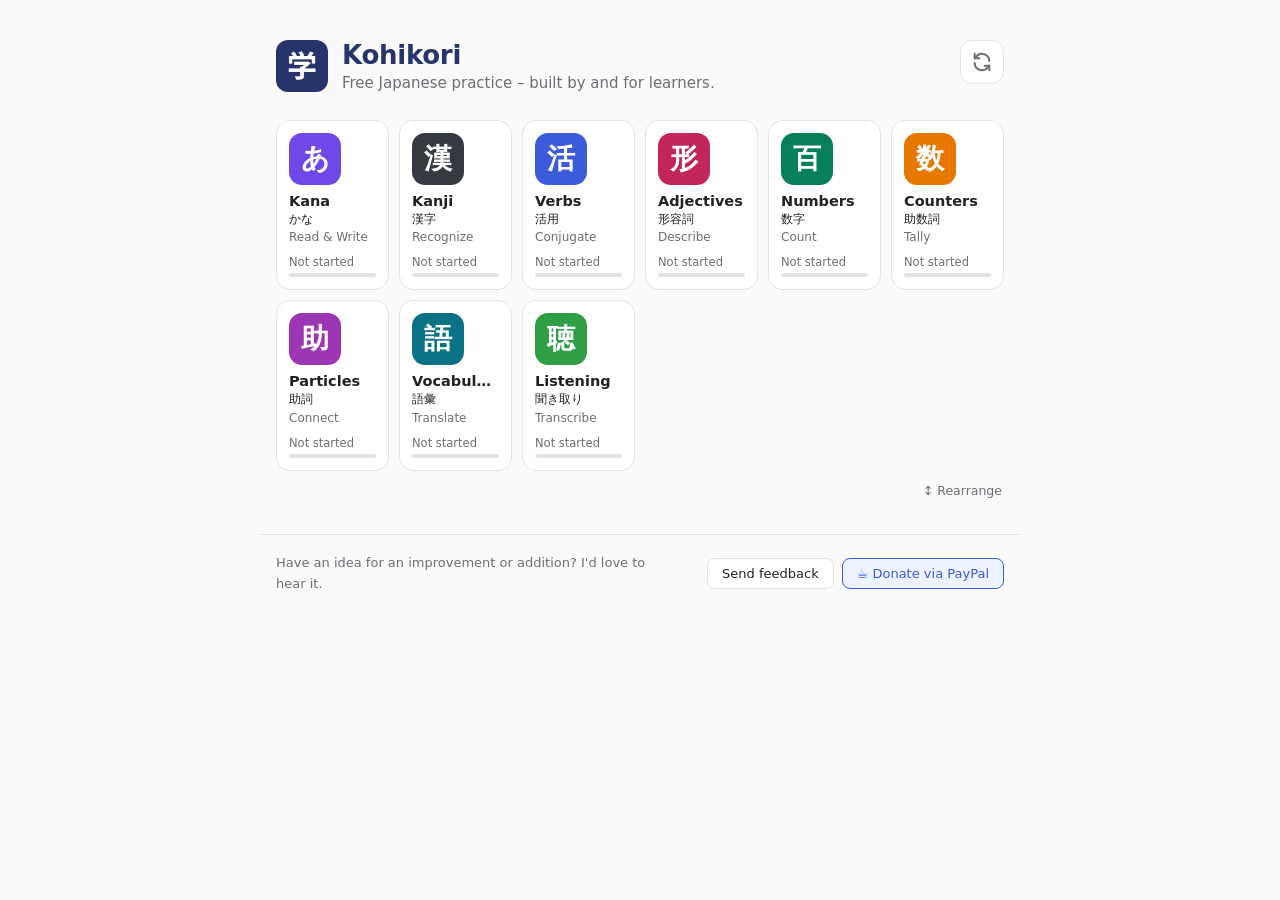
<file: index.html>
<!DOCTYPE html>
<html lang="en">
<head>
<meta charset="UTF-8">
<meta name="viewport" content="width=device-width, initial-scale=1">
<title>Kohikori · Japanese Practice</title>
<meta name="description" content="Free Japanese practice apps: kana, kanji, verb and adjective conjugation, numbers, counters, JLPT vocabulary and listening quizzes, made by a learner for learners.">
<link rel="manifest" href="manifest.webmanifest">
<link rel="icon" href="icon-favicon-64.png">
<link rel="apple-touch-icon" href="icon-home-180.png">
<meta name="apple-mobile-web-app-capable" content="yes">
<meta name="mobile-web-app-capable" content="yes">
<meta name="apple-mobile-web-app-title" content="Kohikori">
<meta name="theme-color" content="#27336b">
<script>(function(){var d;try{d=localStorage.getItem('jvq_dark_v1')||localStorage.getItem('jvocab_dark_v1');}catch(e){}if(d==='on'||(d!=='off'&&window.matchMedia&&matchMedia('(prefers-color-scheme: dark)').matches))document.documentElement.classList.add('dark');})();</script>
<style>
  :root{
    --bg:#fafafa; --card:#fff; --text:#222; --muted:#6b6f76; --line:#e3e3e3;
    --accent:#3b5bdb; --accentbg:#edf2ff; --ink:#27336b; --ok:#2b8a3e;
  }
  :root.dark{--bg:#15171c;--card:#1e2128;--text:#e4e6ea;--muted:#9aa0aa;--line:#353a45;--accent:#7b93f7;--accentbg:#262d48;--ink:#c7d0ff;--ok:#69db7c;color-scheme:dark}
  *{box-sizing:border-box}
  body{margin:0;font-family:system-ui,-apple-system,"Segoe UI",Roboto,"Noto Sans JP","Hiragino Sans",sans-serif;background:var(--bg);color:var(--text);-webkit-text-size-adjust:100%}
  main{max-width:760px;margin:0 auto;padding:40px 16px 8px}
  .hidden{display:none!important}

  .brand{display:flex;align-items:center;gap:14px;margin-bottom:6px}
  .syncbtn{margin-left:auto;align-self:flex-start;flex:none;width:44px;height:44px;border-radius:12px;border:1px solid var(--line);background:var(--card);color:var(--muted);
    display:grid;place-items:center;cursor:pointer;transition:color .15s,border-color .15s}
  @media (hover:hover){.syncbtn:hover,.syncbtn[aria-expanded="true"]{color:var(--accent);border-color:var(--accent)}}
  .syncbtn svg{transition:transform .35s}
  .syncbtn[aria-expanded="true"] svg{transform:rotate(180deg)}
  .syncbtn:focus-visible{outline:2px solid var(--accent);outline-offset:2px}
  .sync{position:relative}
  .syncx{position:absolute;top:10px;right:12px;border:none;background:none;color:var(--muted);font-size:22px;cursor:pointer;line-height:1;padding:4px}
  .brand img{width:52px;height:52px;border-radius:12px;flex:none}
  .brand h1{margin:0;font-size:26px;letter-spacing:-.01em;color:var(--ink)}
  .tagline{margin:4px 0 0;color:var(--muted);font-size:15px}

  .apps{display:grid;grid-template-columns:repeat(auto-fill,minmax(104px,1fr));gap:10px;margin-top:28px}
  a.app{display:flex;flex-direction:column;align-items:flex-start;gap:2px;padding:12px;border:1px solid var(--line);
    border-radius:14px;background:var(--card);color:inherit;text-decoration:none;transition:border-color .15s,transform .15s;min-width:0}
  @media (hover:hover){a.app:hover{border-color:var(--accent)}}
  a.app:active{transform:scale(.98)}
  a.app:focus-visible{outline:2px solid var(--accent);outline-offset:2px}
  .tile{width:52px;height:52px;border-radius:13px;display:grid;place-items:center;color:#fff;font-size:28px;font-weight:700;margin-bottom:6px;
    font-family:"Noto Sans JP","Hiragino Sans","Yu Gothic",system-ui,sans-serif}
  .app h2{margin:0;font-size:14.5px;white-space:nowrap;overflow:hidden;text-overflow:ellipsis;max-width:100%}
  .app p{margin:0;font-size:12px;line-height:1.35;color:var(--muted);white-space:nowrap;overflow:hidden;text-overflow:ellipsis;max-width:100%}
  .app p.jp{color:var(--text)}
  .progress{margin-top:auto;padding-top:8px;width:100%;font-size:11.5px;color:var(--text);white-space:nowrap}
  .progress .bar{display:block;height:4px;border-radius:2px;background:var(--line);margin-top:4px;overflow:hidden}
  .progress .bar i{display:block;height:100%;background:var(--ok)}
  .progress.none{color:var(--muted)}

  .install{margin-top:22px;padding:16px 18px;border-radius:14px;border:1px solid var(--accent);background:var(--accentbg);font-size:14px;line-height:1.55;position:relative}
  .install b{color:var(--ink)}
  .install ol{margin:8px 0 6px;padding-left:20px}
  .install li{margin:2px 0}
  .install .share{display:inline-block;width:16px;height:16px;vertical-align:-3px}
  .install .note{font-size:12.5px;color:var(--muted);margin-top:6px}
  .install .x{position:absolute;top:8px;right:10px;border:none;background:none;color:var(--muted);font-size:20px;cursor:pointer;line-height:1;padding:4px}
  .install button.primary{margin-top:8px;font-size:14px;padding:9px 18px;border-radius:8px;border:1px solid var(--accent);background:var(--accent);color:#fff;cursor:pointer;font-family:inherit}
  :root.dark .install button.primary{background:#4c6ef5;border-color:#4c6ef5}

  .sync{margin-top:26px;padding:18px;border:1px solid var(--line);border-radius:14px;background:var(--card)}
  .sync h2{margin:0 0 6px;font-size:17px}
  .sync .sub{margin:0 0 14px;font-size:13.5px;line-height:1.55;color:var(--muted)}
  .syncrow{display:grid;grid-template-columns:1fr 1fr;gap:14px}
  .step{display:flex;flex-direction:column;gap:8px}
  .step .lbl{font-size:12px;color:var(--muted)}
  .sbtn{font-size:14px;padding:10px 14px;border-radius:9px;border:1px solid var(--line);background:var(--card);color:var(--text);cursor:pointer;font-family:inherit;text-align:left}
  @media (hover:hover){.sbtn:hover{border-color:var(--accent)}}
  .sbtn.primary{background:var(--accent);border-color:var(--accent);color:#fff}
  :root.dark .sbtn.primary{background:#4c6ef5;border-color:#4c6ef5}
  .codebox{display:flex;gap:8px;margin-top:12px;align-items:stretch}
  .codebox textarea{flex:1;font-family:ui-monospace,Menlo,monospace;font-size:12px;padding:8px;border:1px solid var(--line);border-radius:8px;background:var(--bg);color:var(--text);resize:vertical;min-width:0}
  .smsg{font-size:13.5px;margin-top:12px;line-height:1.55}
  .tips{font-size:12.5px;color:var(--muted);margin-top:12px;line-height:1.55}
  .wkbox{margin-top:20px;padding-top:16px;border-top:1px solid var(--line)}
  .wkbox h3{margin:0 0 6px;font-size:15px}
  .wkrow{display:flex;gap:8px;margin-top:10px;flex-wrap:wrap}
  .wkrow input{flex:1;min-width:200px;font-family:ui-monospace,Menlo,monospace;font-size:13px;padding:9px 10px;border:1px solid var(--line);border-radius:8px;background:var(--bg);color:var(--text)}
  .wkstat{font-size:13.5px;line-height:1.6}
  .tips #lastBackup{display:block;margin-top:4px}
  @media (max-width:520px){ .syncrow{grid-template-columns:1fr} .codebox{flex-direction:column} }

  .sitefoot{max-width:760px;margin:24px auto 40px;padding:18px 16px 0;border-top:1px solid var(--line);
    display:flex;flex-wrap:wrap;gap:10px 20px;align-items:center;justify-content:space-between;font-size:13px;color:var(--muted)}
  .sitefoot p{margin:0;line-height:1.6;max-width:46ch}
  .sitefoot .links{display:flex;gap:8px;flex-wrap:wrap}
  .sitefoot a{display:inline-block;padding:7px 14px;border-radius:8px;border:1px solid var(--line);background:var(--card);color:var(--text);text-decoration:none;font-size:13px}
  @media (hover:hover){.sitefoot a:hover{border-color:var(--accent);color:var(--accent)}}
  .sitefoot a.donate{border-color:var(--accent);color:var(--accent);background:var(--accentbg)}

  @media (max-width:520px){
    main{padding-top:28px}
    .apps{gap:8px}
    .sitefoot{justify-content:center;text-align:center}
  }

  /* phones: no lingering tap highlight or 'hover' outline after tapping */
  button,a,label{-webkit-tap-highlight-color:transparent}
  /* ---- rearranging the tiles ---- */
  .arrangebar{display:flex;justify-content:flex-end;gap:14px;margin-top:8px}
  .linkbtn{background:none;border:none;color:var(--muted);font:inherit;font-size:12.5px;cursor:pointer;padding:4px 2px}
  .linkbtn:hover{color:var(--accent)}
  .mv{display:none;gap:6px;width:100%;margin-top:8px}
  body.arranging .mv{display:flex}
  body.arranging a.app{border-style:dashed;border-color:var(--accent);cursor:default}
  body.arranging a.app:active{transform:none}
  .mvb{flex:1;border:1px solid var(--line);background:var(--card);color:var(--text);border-radius:8px;font-size:16px;line-height:1;padding:6px 0;cursor:pointer;font-family:inherit}
  .mvb:disabled{opacity:.3;cursor:default}
  @media (hover:hover){.mvb:not(:disabled):hover{border-color:var(--accent);color:var(--accent)}}
  body.arranging #arrangeBtn{color:var(--accent);font-weight:600}
</style>
</head>
<body>
<main>
  <div class="brand">
    <img src="icon-home-180.png" alt="">
    <div>
      <h1>Kohikori</h1>
      <p class="tagline">Free Japanese practice – built by and for learners.</p>
    </div>
    <button class="syncbtn" id="syncToggle" title="Backup &amp; sync" aria-label="Backup &amp; sync" aria-expanded="false" aria-controls="sync"><svg viewBox="0 0 24 24" width="22" height="22" fill="none" stroke="currentColor" stroke-width="2.2" stroke-linecap="round" stroke-linejoin="round" aria-hidden="true"><path d="M20 11a8 8 0 0 0-14.3-4.9L4 8"/><path d="M4 3v5h5"/><path d="M4 13a8 8 0 0 0 14.3 4.9L20 16"/><path d="M20 21v-5h-5"/></svg></button>
  </div>

  <!-- install help: shown only where it applies -->
  <div class="install hidden" id="installIOS">
    <button class="x" id="dismissIOS" aria-label="Dismiss">×</button>
    <b>Put Kohikori on your home screen</b>
    <ol>
      <li>Tap the <b>Share</b> button
        <svg class="share" viewBox="0 0 24 24" fill="none" stroke="currentColor" stroke-width="2" stroke-linecap="round" stroke-linejoin="round" aria-hidden="true"><path d="M12 3v12"/><path d="M8 7l4-4 4 4"/><path d="M5 12v7a2 2 0 0 0 2 2h10a2 2 0 0 0 2-2v-7"/></svg>
        in your browser bar.</li>
      <li>Scroll down and choose <b>Add to Home Screen</b>.</li>
    </ol>
    It opens full-screen like an app and works offline.
    <div class="note">Already have progress here? The installed app keeps its own copy of your stats. Tap the 🔄 button at the top, then <b>Copy sync code</b>, and use <b>Paste a sync code</b> in the installed app.</div>
  </div>
  <div class="install hidden" id="installOther">
    <button class="x" id="dismissOther" aria-label="Dismiss">×</button>
    <b>Install Kohikori as an app</b>
    <div>Get a home-screen icon, full-screen quizzes and offline practice.</div>
    <button class="primary" id="installBtn">Install</button>
  </div>

  <div class="apps">
    <a class="app" href="kana.html">
      <div class="tile" style="background:#7048e8">あ</div>
      <h2>Kana</h2>
      <p class="jp">かな</p><p>Read &amp; Write</p>
      <div class="progress none" id="pKana"><span class="ptxt">Not started</span><span class="bar"><i style="width:0"></i></span></div>
    </a>
    <a class="app" href="kanji.html">
      <div class="tile" style="background:#343a40">漢</div>
      <h2>Kanji</h2>
      <p class="jp">漢字</p><p>Recognize</p>
      <div class="progress none" id="pKanji"><span class="ptxt">Not started</span><span class="bar"><i style="width:0"></i></span></div>
    </a>
    <a class="app" href="verb.html">
      <div class="tile" style="background:#3b5bdb">活</div>
      <h2>Verbs</h2>
      <p class="jp">活用</p><p>Conjugate</p>
      <div class="progress none" id="pVerb"><span class="ptxt">Not started</span><span class="bar"><i style="width:0"></i></span></div>
    </a>
    <a class="app" href="adj.html">
      <div class="tile" style="background:#c2255c">形</div>
      <h2>Adjectives</h2>
      <p class="jp">形容詞</p><p>Describe</p>
      <div class="progress none" id="pAdj"><span class="ptxt">Not started</span><span class="bar"><i style="width:0"></i></span></div>
    </a>
    <a class="app" href="numbers.html">
      <div class="tile" style="background:#087f5b">百</div>
      <h2>Numbers</h2>
      <p class="jp">数字</p><p>Count</p>
      <div class="progress none" id="pNum"><span class="ptxt">Not started</span><span class="bar"><i style="width:0"></i></span></div>
    </a>
    <a class="app" href="counters.html">
      <div class="tile" style="background:#e67700">数</div>
      <h2>Counters</h2>
      <p class="jp">助数詞</p><p>Tally</p>
      <div class="progress none" id="pCnt"><span class="ptxt">Not started</span><span class="bar"><i style="width:0"></i></span></div>
    </a>
    <a class="app" href="particles.html">
      <div class="tile" style="background:#9c36b5">助</div>
      <h2>Particles</h2>
      <p class="jp">助詞</p><p>Connect</p>
      <div class="progress none" id="pPart"><span class="ptxt">Not started</span><span class="bar"><i style="width:0"></i></span></div>
    </a>
    <a class="app" href="vocab.html">
      <div class="tile" style="background:#0b7285">語</div>
      <h2>Vocabulary</h2>
      <p class="jp">語彙</p><p>Translate</p>
      <div class="progress none" id="pVocab"><span class="ptxt">Not started</span><span class="bar"><i style="width:0"></i></span></div>
    </a>
    <a class="app" href="listen.html">
      <div class="tile" style="background:#2f9e44">聴</div>
      <h2>Listening</h2>
      <p class="jp">聞き取り</p><p>Transcribe</p>
      <div class="progress none" id="pListen"><span class="ptxt">Not started</span><span class="bar"><i style="width:0"></i></span></div>
    </a>
  </div>
  <div class="arrangebar"><button type="button" class="linkbtn hidden" id="arrangeReset">Reset order</button><button type="button" class="linkbtn" id="arrangeBtn">↕ Rearrange</button></div>

  <section class="sync hidden" id="sync">
    <button class="x syncx" id="syncClose" aria-label="Close">×</button>
    <h2>Backup &amp; sync</h2>
    <p class="sub">Your progress is saved on each device separately. To move it between your phone and laptop, back up on one and restore on the other. Restoring <b>merges</b> results, so nothing gets overwritten. Do it in both directions and both devices end up with everything.</p>
    <div class="syncrow">
      <div class="step"><span class="lbl">From this device</span>
        <button class="sbtn primary" id="shareBtn">📤 Share backup</button>
        <button class="sbtn" id="copyBtn">📋 Copy sync code</button></div>
      <div class="step"><span class="lbl">On your other device</span>
        <button class="sbtn" id="restoreBtn">📥 Restore from file</button>
        <button class="sbtn" id="pasteBtn">📝 Paste a sync code</button>
        <input type="file" id="restoreFile" accept=".json,application/json" class="hidden"></div>
    </div>
    <div class="codebox hidden" id="codeBox">
      <textarea id="codeIn" rows="3" placeholder="Paste the code that starts with KOHI…" spellcheck="false" autocapitalize="off"></textarea>
      <button class="sbtn primary" id="codeGo">Restore</button>
    </div>
    <div id="syncMsg" class="smsg"></div>
    <div class="tips"><b>Share backup</b> opens your phone's share sheet: AirDrop, Messages, email or Save to Files. <b>Copy sync code</b> is the same backup as text, handy for pasting into a note or a message to yourself. <span id="lastBackup"></span></div>

    <div class="wkbox" id="wkBox">
      <h3>WaniKani</h3>
      <p class="sub" style="margin-bottom:0">Connect your WaniKani account and the Vocabulary and Kanji quizzes will count what you've reached <b>Guru</b> on there as already known. Create a <b>read-only</b> key on wanikani.com → Settings → API Tokens. Your key stays on this device only: it isn't included in backups or sync codes, so connect once on each device.</p>
      <div class="wkrow" id="wkConnectRow">
        <input type="password" id="wkKey" placeholder="Paste your WaniKani API key" autocomplete="off" autocapitalize="off" spellcheck="false">
        <button class="sbtn primary" id="wkConnect">Connect</button>
      </div>
      <div class="hidden" id="wkOnRow">
        <div class="wkstat" id="wkStat"></div>
        <div class="wkrow"><button class="sbtn" id="wkRefresh">↻ Refresh now</button><button class="sbtn" id="wkOff">Disconnect</button></div>
      </div>
      <div id="wkMsg" class="smsg"></div>
    </div>
  </section>
</main>

<footer class="sitefoot">
  <p>Have an idea for an improvement or addition? I'd love to hear it.</p>
  <div class="links">
    <a href="mailto:support.kohikori@gmail.com?subject=Feedback:%20Kohikori">Send feedback</a>
    <a class="donate" href="https://paypal.me/kohikori" target="_blank" rel="noopener">☕ Donate via PayPal</a>
  </div>
</footer>

<script>
const $ = id => document.getElementById(id);
const get = k => { try { return localStorage.getItem(k); } catch(e){ return null; } };
const set = (k,v) => { try { localStorage.setItem(k,v); } catch(e){} };

/* ---- progress on each card (answers given on this device plus any imported devices) ---- */
function total(statsKey, peersKey){
  let c=0, t=0;
  try { const s=JSON.parse(get(statsKey)||'null'); if (s){ c+=s.c||0; t+=s.t||0; } } catch(e){}
  try { const p=JSON.parse(get(peersKey)||'null')||{}; for (const id in p){ const s=p[id]&&p[id].stats; if (s){ c+=s.c||0; t+=s.t||0; } } } catch(e){}
  return {c,t,p:statsKey.replace('stats_v1','')};
}
/* Accuracy over the last 25 answers, so old mistakes stop counting once you've moved past them.
   Until a quiz has recorded recent answers, its all-time accuracy is shown instead. */
function showProgress(el, {c,t,p}){
  let log=null; try { log=JSON.parse(get(p+'recent_v1')||'null'); } catch(e){}
  if (Array.isArray(log) && log.length){
    const n=log.length, ok=log.filter(x=>x[1]).length, pct=Math.round(100*ok/n);
    el.classList.remove('none'); el.title=`Accuracy over your last ${n} answer${n===1?'':'s'}`;
    el.innerHTML=`<span class="ptxt">${n>=25?'Recent':'Last '+n}: ${pct}%</span><span class="bar"><i style="width:${pct}%"></i></span>`;
    return;
  }
  if (!t) return;
  const pct=Math.round(100*c/t);
  el.classList.remove('none'); el.title='Accuracy over all your answers so far';
  el.innerHTML=`<span class="ptxt">Overall: ${pct}%</span><span class="bar"><i style="width:${pct}%"></i></span>`;
}
showProgress($('pKana'),  total('jkana_stats_v1','jkana_peers_v1'));
showProgress($('pKanji'), total('jkanji_stats_v1','jkanji_peers_v1'));
showProgress($('pNum'),   total('jnum_stats_v1','jnum_peers_v1'));
showProgress($('pVerb'),  total('jvq_stats_v1','jvq_peers_v1'));
showProgress($('pVocab'), total('jvocab_stats_v1','jvocab_peers_v1'));
showProgress($('pListen'), total('jlisten_stats_v1','jlisten_peers_v1'));
showProgress($('pPart'),  total('jpart_stats_v1','jpart_peers_v1'));
showProgress($('pAdj'),   total('jadj_stats_v1','jadj_peers_v1'));
showProgress($('pCnt'),   total('jcnt_stats_v1','jcnt_peers_v1'));

/* ---- install help ---- */
const standalone = (window.matchMedia && matchMedia('(display-mode: standalone)').matches) || navigator.standalone === true;
const isIOS = /iPad|iPhone|iPod/.test(navigator.userAgent) || (navigator.platform==='MacIntel' && navigator.maxTouchPoints>1);
const DISMISS='khome_install_dismissed_v1';
if (!standalone && get(DISMISS)!=='1'){
  if (isIOS) $('installIOS').classList.remove('hidden');
  let deferred=null;
  window.addEventListener('beforeinstallprompt', e => {        // Chrome / Edge / Android
    e.preventDefault(); deferred=e; $('installOther').classList.remove('hidden');
  });
  $('installBtn').addEventListener('click', async () => {
    if (!deferred) return;
    deferred.prompt(); await deferred.userChoice.catch(()=>{}); deferred=null;
    $('installOther').classList.add('hidden');
  });
}
for (const [btn,box] of [['dismissIOS','installIOS'],['dismissOther','installOther']])
  $(btn).addEventListener('click', () => { $(box).classList.add('hidden'); set(DISMISS,'1'); });

/* ---- offline support (only works when served from a website, e.g. GitHub Pages) ---- */
/* ================= BACKUP & SYNC (all quizzes at once) =================
   Each quiz keeps its own results on this device. A backup bundles every quiz's results; restoring
   MERGES them in (it never overwrites), exactly like each quiz's own Import button. */
const SYNC_APPS = [
  {key:'kana',  name:'Kana',       p:'jkana_',  app:'jkana-quiz'},
  {key:'kanji', name:'Kanji',      p:'jkanji_', app:'jkanji-quiz', kanji:true},
  {key:'verb',  name:'Verbs',      p:'jvq_',    app:'jvq-verb-quiz'},
  {key:'adj',   name:'Adjectives', p:'jadj_',   app:'jadj-adjective-quiz'},
  {key:'num',   name:'Numbers',    p:'jnum_',   app:'jnum-quiz'},
  {key:'cnt',   name:'Counters',   p:'jcnt_',   app:'jcnt-counters-quiz'},
  {key:'vocab', name:'Vocabulary', p:'jvocab_', app:'jvocab-quiz', syn:true},
  {key:'listen', name:'Listening', p:'jlisten_', app:'jlisten-quiz'},
  {key:'part',  name:'Particles',  p:'jpart_',  app:'jpart-quiz'},
];
const jget = k => { try { return JSON.parse(get(k)||'null'); } catch(e){ return null; } };
const jset = (k,v) => set(k, JSON.stringify(v));
function deviceOf(a){
  let id=get(a.p+'device_v1');
  if (!id){ id=Math.random().toString(36).slice(2,10); set(a.p+'device_v1', id); }
  return id;
}
function exportApp(a){
  const d={app:a.app, version:1, exportedAt:Date.now(), device:deviceOf(a),
    own: jget(a.p+'stats_v1') || {c:0,t:0}, peers: jget(a.p+'peers_v1')||{}, srs: jget(a.p+'srs_v1')||{}, srsT: jget(a.p+'srs_time_v1')||{}};
  if (a.syn) d.synLog = jget(a.p+'synonym_log_v1')||{};
  d.recent = jget(a.p+'recent_v1')||[];
  if (a.kanji){ d.lessons = jget(a.p+'lessons_v1')||{n:0,at:0}; d.notes = jget(a.p+'notes_v1')||{}; }
  return d;
}
const buildBackup = () => ({app:'kohikori-backup', version:1, exportedAt:Date.now(),
  apps:Object.fromEntries(SYNC_APPS.map(a=>[a.key, exportApp(a)])), order:savedOrder()});

function normSyn(s){   // same rule the vocab quiz uses to match synonyms
  let t=s.toLowerCase().replace(/[’‘`]/g,"'").replace(/[^a-z0-9' \-]/g,' ').replace(/-/g,' ').replace(/\s+/g,' ').trim();
  return t.replace(/^(to be |to |be |a |an |the )/,'').replace(/^(a |an |the )/,'');
}
function mergeApp(a, d){
  if (!d || d.app!==a.app) return null;
  const me=deviceOf(a);
  if (d.device===me) return {self:true};
  const peers=jget(a.p+'peers_v1')||{}, srs=jget(a.p+'srs_v1')||{}, srsT=jget(a.p+'srs_time_v1')||{};
  const incoming={...(d.peers||{})};
  if (d.own && d.own.t) incoming[d.device]={at:d.exportedAt, stats:d.own};
  let devs=0, spots=0, syn=0;
  for (const id in incoming){
    if (id===me || !incoming[id] || !incoming[id].stats) continue;
    if (!peers[id] || incoming[id].at>peers[id].at){ peers[id]=incoming[id]; devs++; }
  }
  for (const k in (d.srs||{})){ const t=(d.srsT||{})[k]||0; if (srs[k]===undefined || t>(srsT[k]||0)){ srs[k]=d.srs[k]; srsT[k]=t; spots++; } }
  jset(a.p+'peers_v1',peers); jset(a.p+'srs_v1',srs); jset(a.p+'srs_time_v1',srsT);
  if (a.kanji){                                          // finished lessons (furthest wins) and your own notes (newest wins)
    const L=jget(a.p+'lessons_v1')||{n:0,at:0}; if (d.lessons && d.lessons.n>L.n){ jset(a.p+'lessons_v1',{n:d.lessons.n,at:Date.now()}); spots++; }
    const N=jget(a.p+'notes_v1')||{}; let nn=0; for (const k in (d.notes||{})){ const x=d.notes[k]; if (x && (!N[k] || x.at>N[k].at)){ N[k]=x; nn++; } }
    if (nn){ jset(a.p+'notes_v1',N); spots+=nn; }
  }
  if (Array.isArray(d.recent) && d.recent.length){          // recent answers from both devices, newest 25
    const seen=new Set(), all=[...(jget(a.p+'recent_v1')||[]), ...d.recent].filter(x=>Array.isArray(x) && !seen.has(x.join()) && seen.add(x.join()));
    jset(a.p+'recent_v1', all.sort((x,y)=>x[0]-y[0]).slice(-25));
  }
  if (a.syn && d.synLog){
    const log=jget(a.p+'synonym_log_v1')||{}, us=jget(a.p+'user_synonyms_v1')||{};
    for (const key in d.synLog){
      const r=d.synLog[key], l=log[key]; if (l && l.t>=r.t) continue;
      log[key]=r; syn++;
      const id=key.slice(0,key.indexOf('|')), cur=us[id]||[], has=cur.some(x=>id+'|'+normSyn(x)===key);
      if (r.on && !has) us[id]=[...cur, r.text];
      if (!r.on && has){ const left=cur.filter(x=>id+'|'+normSyn(x)!==key); if (left.length) us[id]=left; else delete us[id]; }
    }
    jset(a.p+'synonym_log_v1',log); jset(a.p+'user_synonyms_v1',us);
  }
  return {devs, spots, syn};
}
function restore(d){
  if (d && d.order && d.order.o){ const mine=savedOrder(); if (!mine || d.order.at>mine.at){ set(ORDER_KEY, JSON.stringify(d.order)); applyOrder(d.order.o); refreshArrows(); } }
  // accepts the all-in-one backup or a single quiz's own export file
  const parts = d && d.app==='kohikori-backup' ? d.apps||{} : {};
  if (d && d.app!=='kohikori-backup'){ const a=SYNC_APPS.find(x=>x.app===d.app); if (a) parts[a.key]=d; }
  const lines=[]; let any=false, self=false;
  for (const a of SYNC_APPS){
    const r=mergeApp(a, parts[a.key]); if (!r) continue;
    if (r.self){ self=true; continue; }
    const bits=[]; if (r.devs) bits.push(`results from ${r.devs} device${r.devs===1?'':'s'}`);
    if (r.spots) bits.push(`${r.spots} weak spot${r.spots===1?'':'s'}`); if (r.syn) bits.push(`${r.syn} synonym change${r.syn===1?'':'s'}`);
    if (bits.length){ any=true; lines.push(`<b>${a.name}:</b> ${bits.join(', ')}`); }
  }
  if (!Object.keys(parts).length) return msg('bad','That isn\'t a Kohikori backup or quiz export.');
  if (self && !any) return msg('bad','That backup came from this device, so there\'s nothing new to add. Restore it on your other device.');
  if (!any) return msg('muted','Already up to date. Nothing new in that backup.');
  msg('ok','Restored and merged:<br>'+lines.join('<br>'));
  refreshProgress();
}
function msg(kind, html){ $('syncMsg').innerHTML=`<span style="color:var(--${kind==='ok'?'ok':kind==='bad'?'bad':'muted'})">${html}</span>`; }

/* ---- text code: the same backup, squeezed into text you can paste anywhere ---- */
const b64 = bytes => { let s=''; for (let i=0;i<bytes.length;i+=0x8000) s+=String.fromCharCode.apply(null, bytes.subarray(i,i+0x8000)); return btoa(s); };
const unb64 = str => Uint8Array.from(atob(str), ch=>ch.charCodeAt(0));
async function squeeze(bytes, mode){
  const cs = mode==='gzip' ? new CompressionStream('gzip') : new DecompressionStream('gzip');
  return new Uint8Array(await new Response(new Blob([bytes]).stream().pipeThrough(cs)).arrayBuffer());
}
async function toCode(obj){
  const raw=new TextEncoder().encode(JSON.stringify(obj));
  if (typeof CompressionStream!=='undefined'){ try { return 'KOHI1.'+b64(await squeeze(raw,'gzip')); } catch(e){} }
  return 'KOHI0.'+b64(raw);
}
async function fromCode(text){
  const t=text.replace(/\s+/g,''), m=t.match(/KOHI([01])\.([A-Za-z0-9+/=]+)/);
  if (!m) throw new Error('no code');
  let bytes=unb64(m[2]);
  if (m[1]==='1') bytes=await squeeze(bytes,'gunzip');
  return JSON.parse(new TextDecoder().decode(bytes));
}

/* ---- buttons ---- */
const stamp = () => new Date().toISOString().slice(0,10);
const LAST='khome_last_backup_v1';
function showLast(){
  const t=+get(LAST)||0;
  $('lastBackup').textContent = t ? `Last backup from this device: ${new Date(t).toLocaleDateString(undefined,{month:'short',day:'numeric'})}` : '';
}
const totalAnswers = () => SYNC_APPS.reduce((n,a)=>n+((jget(a.p+'stats_v1')||{}).t||0),0);
$('shareBtn').addEventListener('click', async ()=>{
  const data=JSON.stringify(buildBackup());
  const file=new File([data], `kohikori-backup-${stamp()}.json`, {type:'application/json'});
  set(LAST, Date.now()); showLast();
  if (navigator.canShare && navigator.canShare({files:[file]})){
    try { await navigator.share({files:[file], title:'Kohikori backup'}); msg('ok','Backup shared. On your other device, open Kohikori and tap <b>Restore from file</b>.'); return; }
    catch(e){ if (e.name==='AbortError') return; }
  }
  const a=document.createElement('a'); a.href=URL.createObjectURL(file); a.download=file.name;
  document.body.appendChild(a); a.click(); a.remove(); setTimeout(()=>URL.revokeObjectURL(a.href),2000);
  msg('ok','Backup saved to your downloads. On your other device, open Kohikori and tap <b>Restore from file</b>.');
});
$('restoreBtn').addEventListener('click',()=>$('restoreFile').click());
$('restoreFile').addEventListener('change', async e=>{
  const f=e.target.files[0]; e.target.value=''; if (!f) return;
  let d; try { d=JSON.parse(await f.text()); } catch(err){ d=null; }
  restore(d);
});
$('copyBtn').addEventListener('click', async ()=>{
  const code=await toCode(buildBackup());
  set(LAST, Date.now()); showLast();
  let done=false;
  try { await navigator.clipboard.writeText(code); done=true; } catch(e){}
  if (!done){ $('codeBox').classList.remove('hidden'); $('codeIn').value=code; $('codeIn').select(); }
  msg('ok', (done?'Sync code copied ('+Math.ceil(code.length/1024)+' KB of text). ':'Copy the code in the box below. ')+
    'Paste it anywhere you can reach from your other device (a note, a message to yourself, an email), then use <b>Paste a sync code</b> there.');
});
$('pasteBtn').addEventListener('click',()=>{ $('codeBox').classList.toggle('hidden'); $('codeIn').value=''; $('codeIn').focus(); });
$('codeGo').addEventListener('click', async ()=>{
  try { restore(await fromCode($('codeIn').value)); $('codeIn').value=''; }
  catch(e){ msg('bad','That doesn\'t look like a complete sync code. Make sure you copied all of it (it starts with KOHI).'); }
});
function refreshProgress(){
  showProgress($('pKana'),  total('jkana_stats_v1','jkana_peers_v1'));
  showProgress($('pKanji'), total('jkanji_stats_v1','jkanji_peers_v1'));
  showProgress($('pNum'),   total('jnum_stats_v1','jnum_peers_v1'));
  showProgress($('pVerb'),  total('jvq_stats_v1','jvq_peers_v1'));
  showProgress($('pAdj'),   total('jadj_stats_v1','jadj_peers_v1'));
  showProgress($('pCnt'),   total('jcnt_stats_v1','jcnt_peers_v1'));
  showProgress($('pVocab'), total('jvocab_stats_v1','jvocab_peers_v1'));
  showProgress($('pListen'), total('jlisten_stats_v1','jlisten_peers_v1'));
  showProgress($('pPart'),  total('jpart_stats_v1','jpart_peers_v1'));
}
showLast();
function openSync(open){
  $('sync').classList.toggle('hidden', !open);
  $('syncToggle').setAttribute('aria-expanded', open);
  if (open) $('sync').scrollIntoView({behavior:'smooth', block:'start'});
}
$('syncToggle').addEventListener('click',()=>openSync($('sync').classList.contains('hidden')));
$('syncClose').addEventListener('click',()=>{ openSync(false); $('syncToggle').focus(); });
if (location.hash==='#sync') openSync(true);
window.addEventListener('hashchange',()=>{ if (location.hash==='#sync') openSync(true); });

if ('serviceWorker' in navigator && location.protocol.startsWith('http'))
  navigator.serviceWorker.register('sw.js').catch(()=>{});

/* ================= REARRANGE THE TILES =================
   The order is saved on this device (and travels with the 🔄 backup). New quizzes added later show up at the end. */
const ORDER_KEY='kohikori_order_v1';
const appsEl=document.querySelector('.apps');
const tiles=()=>[...appsEl.querySelectorAll('a.app')];
const hrefOf=a=>a.getAttribute('href');
const DEFAULT_ORDER=tiles().map(hrefOf);
function applyOrder(order){
  if (!Array.isArray(order)) return;
  const map=Object.fromEntries(tiles().map(a=>[hrefOf(a),a])), seen=new Set();
  for (const h of order) if (map[h] && !seen.has(h)){ appsEl.appendChild(map[h]); seen.add(h); }
  for (const h of DEFAULT_ORDER) if (!seen.has(h)) appsEl.appendChild(map[h]);
}
function savedOrder(){ try { return JSON.parse(get(ORDER_KEY)||'null'); } catch(e){ return null; } }
function saveOrder(){ set(ORDER_KEY, JSON.stringify({o:tiles().map(hrefOf), at:Date.now()})); }
{ const so=savedOrder(); if (so && so.o) applyOrder(so.o); }
for (const a of tiles()) a.insertAdjacentHTML('beforeend','<span class="mv"><button type="button" class="mvb" data-d="-1" aria-label="Move earlier">‹</button><button type="button" class="mvb" data-d="1" aria-label="Move later">›</button></span>');
function refreshArrows(){ const ts=tiles(); ts.forEach((a,i)=>{ const [b1,b2]=a.querySelectorAll('.mvb'); b1.disabled=i===0; b2.disabled=i===ts.length-1; }); }
function setArranging(on){
  document.body.classList.toggle('arranging',on);
  $('arrangeBtn').textContent = on ? '✓ Done' : '↕ Rearrange';
  $('arrangeReset').classList.toggle('hidden',!on);
  refreshArrows();
}
$('arrangeBtn').addEventListener('click',()=>setArranging(!document.body.classList.contains('arranging')));
$('arrangeReset').addEventListener('click',()=>{ applyOrder(DEFAULT_ORDER); try { localStorage.removeItem(ORDER_KEY); } catch(e){} refreshArrows(); });
appsEl.addEventListener('click',e=>{
  if (!document.body.classList.contains('arranging')) return;
  e.preventDefault();                                   // while rearranging, tapping a tile doesn't open it
  const b=e.target.closest('.mvb'); if (!b || b.disabled) return;
  const a=b.closest('a.app'), ts=tiles(), i=ts.indexOf(a), j=i+ +b.dataset.d;
  if (j<0 || j>=ts.length) return;
  if (+b.dataset.d<0) appsEl.insertBefore(a, ts[j]); else appsEl.insertBefore(a, ts[j].nextSibling);
  saveOrder(); refreshArrows();
  const nb=a.querySelector(`.mvb[data-d="${b.dataset.d}"]`); if (nb && !nb.disabled) nb.focus({preventScroll:true});
});
</script>
<script src="wk.js"></script>
<script>
/* ---- WaniKani connection (see wk.js) ---- */
(function(){
  const $=id=>document.getElementById(id), WK=window.KohiWK; if (!WK) return;
  const n=x=>Number(x).toLocaleString();
  function show(){
    const d=WK.data(), on=WK.connected();
    $('wkConnectRow').classList.toggle('hidden', on); $('wkOnRow').classList.toggle('hidden', !on);
    if (on) $('wkStat').innerHTML = d
      ? `✅ Connected as <b>${d.user.replace(/[<>&"]/g,'')}</b> · WaniKani level ${d.level}<br>${n(Object.keys(d.kanji).length)} kanji and ${n(Object.keys(d.vocab).length)} vocabulary at Guru or higher · updated ${WK.ago(d.at)}`
      : 'Connected. Loading your WaniKani progress…';
  }
  const msg=(t,bad)=>{ $('wkMsg').innerHTML=t; $('wkMsg').style.color=bad?'var(--bad, #c0392b)':''; };
  $('wkConnect').addEventListener('click', async ()=>{
    const b=$('wkConnect'); b.disabled=true; msg('Connecting… this can take a few seconds the first time.');
    try { await WK.connect($('wkKey').value); $('wkKey').value=''; msg('Connected. Open the Vocabulary or Kanji quiz to use it.'); }
    catch(e){ msg(e.message||'Could not reach WaniKani. Check your connection and try again.', true); }
    b.disabled=false; show();
  });
  $('wkKey').addEventListener('keydown', e=>{ if (e.key==='Enter') $('wkConnect').click(); });
  $('wkRefresh').addEventListener('click', async ()=>{
    msg('Refreshing…');
    try { await WK.refresh(true); msg('Up to date.'); } catch(e){ msg(e.message||'Could not reach WaniKani.', true); }
    show();
  });
  $('wkOff').addEventListener('click', ()=>{ WK.disconnect(); msg('Disconnected. Your key was removed from this device.'); show(); });
  show(); WK.refresh().then(show).catch(()=>{});
})();
</script>
<script src="ja.js"></script>
</body>
</html>
</file>
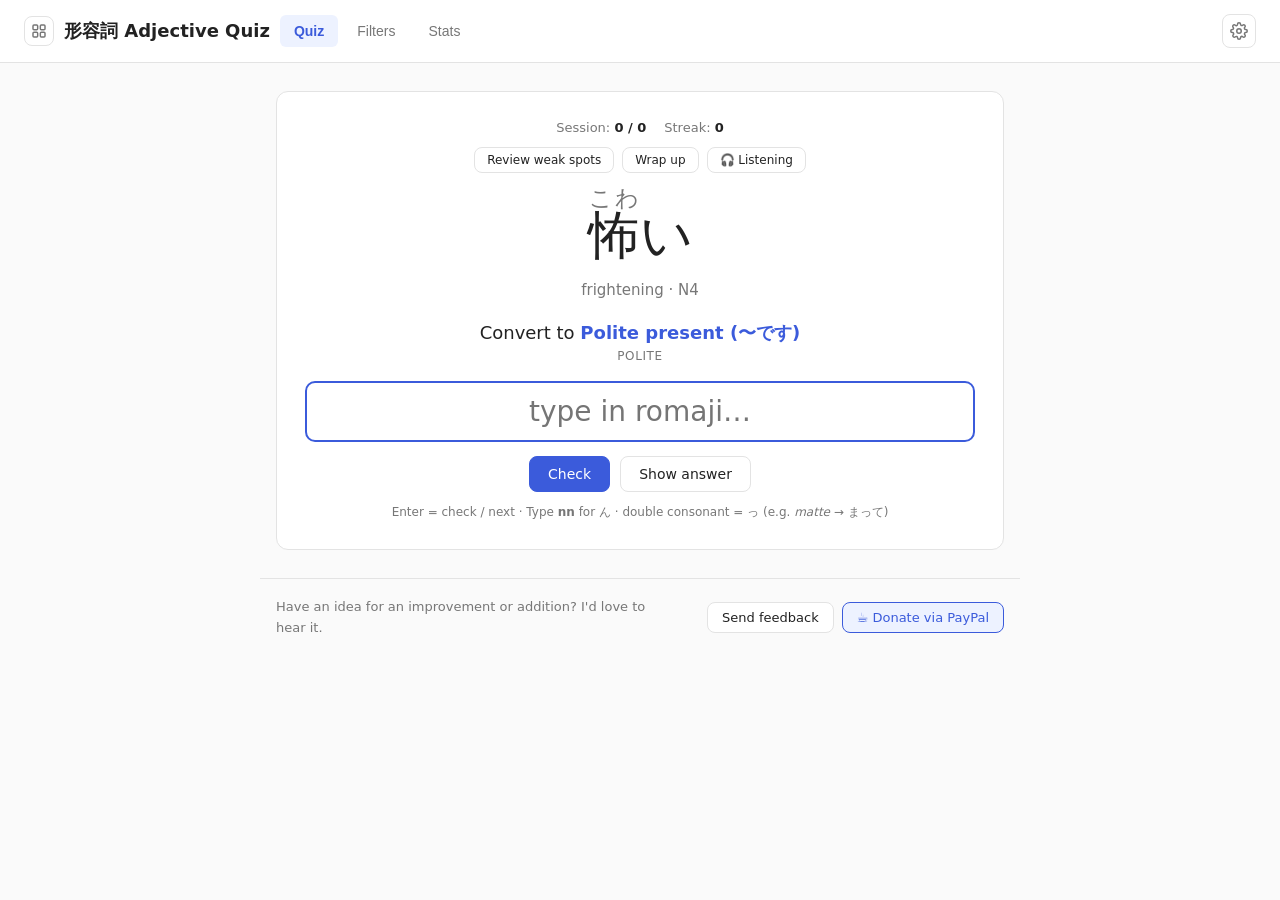
<file: adj.html>
<!DOCTYPE html>
<html lang="en">
<head>
<meta charset="UTF-8">
<meta name="viewport" content="width=device-width, initial-scale=1">
<link rel="icon" href="icon-favicon-64.png">
<link rel="apple-touch-icon" href="icon-adj-180.png">
<meta name="apple-mobile-web-app-capable" content="yes">
<meta name="mobile-web-app-capable" content="yes">
<meta name="apple-mobile-web-app-title" content="Adjective Quiz">
<meta name="theme-color" content="#c2255c">
<script>(function(){var d;try{d=localStorage.getItem('jadj_dark_v1');}catch(e){}if(d==='on'||(d!=='off'&&window.matchMedia&&matchMedia('(prefers-color-scheme: dark)').matches))document.documentElement.classList.add('dark');})();</script>
<title>Japanese Adjective Conjugation Quiz</title>
<script src="tts-fix.js"></script>
<style>
  :root{
    --bg:#fafafa; --card:#fff; --text:#222; --muted:#777; --line:#e3e3e3;
    --accent:#3b5bdb; --ok:#2b8a3e; --okbg:#ebfbee; --bad:#c92a2a; --badbg:#fff5f5;
  }
  *{box-sizing:border-box}
  body{margin:0;font-family:system-ui,-apple-system,"Segoe UI",Roboto,"Noto Sans JP","Hiragino Sans",sans-serif;background:var(--bg);color:var(--text)}
  header{display:flex;align-items:center;justify-content:space-between;padding:14px 24px;border-bottom:1px solid var(--line);background:var(--card);flex-wrap:wrap;gap:10px}
  header h1{font-size:18px;margin:0;font-weight:600}
  nav button{background:none;border:none;padding:8px 14px;font-size:14px;color:var(--muted);cursor:pointer;border-radius:6px}
  nav button.active{color:var(--accent);background:#edf2ff;font-weight:600}
  .toggle{font-size:14px;color:var(--muted);display:flex;align-items:center;gap:6px;cursor:pointer}
  main{max-width:760px;margin:28px auto;padding:0 16px}
  .card{background:var(--card);border:1px solid var(--line);border-radius:12px;padding:28px}
  .hidden{display:none!important}

  /* Quiz */
  .scorebar{display:flex;gap:18px;justify-content:center;font-size:13px;color:var(--muted);margin-bottom:16px}
  .scorebar b{color:var(--text)}
  .verb{font-size:52px;text-align:center;margin:10px 0 4px;line-height:1.6}
  .meaning{text-align:center;color:var(--muted);font-size:15px}
  .target{text-align:center;margin:22px 0 18px;font-size:18px}
  .target .form{font-weight:600;color:var(--accent)}
  .target .cat{display:block;font-size:12px;color:var(--muted);margin-top:4px;text-transform:uppercase;letter-spacing:.05em}
  #answer{width:100%;font-size:28px;padding:12px 16px;border:2px solid var(--line);border-radius:10px;text-align:center;outline:none;font-family:inherit}
  #answer:focus{border-color:var(--accent)}
  #answer.ok{border-color:var(--ok);background:var(--okbg)}
  #answer.bad{border-color:var(--bad);background:var(--badbg)}
  .buttons{display:flex;gap:10px;justify-content:center;margin-top:14px}
  button.btn{font-size:14px;padding:9px 18px;border-radius:8px;border:1px solid var(--line);background:var(--card);cursor:pointer;font-family:inherit}
  button.primary{background:var(--accent);color:#fff;border-color:var(--accent)}
  .hint{text-align:center;font-size:12px;color:var(--muted);margin-top:12px}
  .feedback{margin-top:20px;padding:16px 18px;border-radius:10px;font-size:15px;line-height:1.6}
  .feedback.ok{background:var(--okbg);border:1px solid #b2f2bb}
  .feedback.bad{background:var(--badbg);border:1px solid #ffc9c9}
  .feedback .head{font-weight:600;margin-bottom:4px}
  .feedback.ok .head{color:var(--ok)} .feedback.bad .head{color:var(--bad)}
  .feedback .correct{font-size:26px;line-height:1.7}
  .feedback .rule{margin-top:8px;color:#333}
  .feedback .note{margin-top:6px;color:#8a5a00;font-size:14px}
  .pill{display:inline-block;font-size:12px;padding:1px 8px;border-radius:10px;background:#f1f3f5;color:#555;margin-left:6px;vertical-align:middle}

  ruby rt{font-size:.45em;color:var(--muted)}
  body.nofuri ruby rt{visibility:hidden}
  .rw{display:inline-flex;flex-direction:column;align-items:center;vertical-align:bottom}
  .rw .rr{display:none;font-size:clamp(11px,.38em,22px);line-height:1.3;color:var(--accent);font-family:system-ui,-apple-system,"Segoe UI",sans-serif;letter-spacing:.02em;white-space:nowrap}
  body.roma .rw .rr{display:block}
  header h1{display:flex;align-items:center;gap:10px}
  .homelink{display:inline-grid;place-items:center;width:30px;height:30px;border-radius:8px;border:1px solid var(--line);color:var(--muted);text-decoration:none;flex:none}
  @media (hover:hover){.homelink:hover{color:var(--accent);border-color:var(--accent)}}
  .listenq{display:inline-flex;align-items:center;gap:10px;font-size:20px;padding:14px 26px;border-radius:999px;border:2px solid var(--accent);
    background:var(--accentbg);color:var(--accent);cursor:pointer;font-family:inherit;margin:14px 0 6px}
  @media (hover:hover){.listenq:hover{filter:brightness(1.05)}} .listenq:active{transform:scale(.98)}
  .listenq .ico{font-size:26px;line-height:1}
  .reportline{margin-top:12px;font-size:12px;text-align:right}
  .reportline a{color:var(--muted);text-decoration:none;border-bottom:1px dotted var(--muted)}
  @media (hover:hover){.reportline a:hover{color:var(--accent);border-color:var(--accent)}}
  .homo{margin-top:6px;font-size:13px;color:var(--muted)}
  .feedback .also{font-size:13px;color:var(--muted);margin:2px 0 8px}

  /* Filters */
  h2{font-size:16px;margin:0 0 12px}
  h3{font-size:13px;margin:18px 0 8px;color:var(--muted);text-transform:uppercase;letter-spacing:.05em;font-weight:600}
  .checks{display:grid;grid-template-columns:repeat(auto-fill,minmax(220px,1fr));gap:6px 16px}
  .checks label{font-size:14px;display:flex;gap:8px;align-items:center;cursor:pointer}
  .small-links{font-size:12px;margin-left:8px;text-transform:none;letter-spacing:0}
  .small-links a{color:var(--accent);cursor:pointer;margin-left:6px}
  .poolinfo{margin-top:18px;font-size:13px;color:var(--muted)}

  /* Stats */
  table{width:100%;border-collapse:collapse;font-size:14px}
  th,td{text-align:left;padding:7px 6px;border-bottom:1px solid var(--line)}
  th{font-size:12px;color:var(--muted);font-weight:600}
  td.num{text-align:right;white-space:nowrap;font-variant-numeric:tabular-nums}
  .bar{height:6px;background:#f1f3f5;border-radius:3px;width:90px;display:inline-block;vertical-align:middle;overflow:hidden}
  .bar i{display:block;height:100%}
  .totals{display:flex;gap:30px;margin-bottom:10px}
  .totals div{font-size:13px;color:var(--muted)}
  .totals b{display:block;font-size:24px;color:var(--text)}
  .reset{margin-top:20px;font-size:12px}

  /* ---- quality-of-life additions: dark mode, audio, review / wrap-up ---- */
  :root{--accentbg:#edf2ff;--okline:#b2f2bb;--badline:#ffc9c9;--pill:#f1f3f5;--pilltext:#555;--warn:#8a5a00;--sub:#333}
  :root.dark{--bg:#15171c;--card:#1e2128;--text:#e4e6ea;--muted:#9aa0aa;--line:#353a45;--accent:#7b93f7;--ok:#69db7c;--okbg:#17301f;
    --bad:#ff8787;--badbg:#3a1d21;--accentbg:#262d48;--okline:#2b6a3a;--badline:#7a2e35;--pill:#2a2e37;--pilltext:#c8ccd3;--warn:#f0c14b;--sub:#cfd3da;color-scheme:dark}
  :root.dark button.primary{background:#4c6ef5;border-color:#4c6ef5}
  :root.dark #storeWarn{background:#3a3212!important;border-color:#6b5d1e!important;color:#f0c14b!important}
  nav button.active{background:var(--accentbg)}
  .feedback.ok{border-color:var(--okline)} .feedback.bad{border-color:var(--badline)}
  .feedback.warn{background:var(--pill);border:1px solid var(--warn)} .feedback.warn .head{color:var(--warn);font-weight:600;margin-bottom:4px}
  #answer.warnin{border-color:var(--warn)}
  .feedback .rule{color:var(--sub)} .feedback .note{color:var(--warn)}
  .feedback .ex{border-top-color:var(--line)} .feedback .ex .en{color:var(--muted)}
  .added,.fixnote{color:var(--warn)}
  .pill{background:var(--pill);color:var(--pilltext)} .bar{background:var(--pill)}
  #answer,#listSearch{background-color:var(--card);color:var(--text)}
  button.btn:not(.primary){background-color:var(--card);color:var(--text)}
  .toggles{display:flex;gap:14px;flex-wrap:wrap}
  .modebar{display:flex;gap:8px;justify-content:center;margin:-4px 0 14px;flex-wrap:wrap}
  button.btn.small{font-size:12px;padding:5px 12px}
  button.btn.on{border-color:var(--accent);color:var(--accent);background:var(--accentbg)}
  .modeinfo{text-align:center;font-size:12px;color:var(--accent);margin:-6px 0 14px}
  .modeinfo.warn{color:var(--warn)}
  .speak{background:none;border:1px solid var(--line);border-radius:6px;cursor:pointer;font-size:13px;padding:1px 7px;color:var(--text);vertical-align:middle;font-family:inherit;line-height:1.5}
  @media (hover:hover){.speak:hover{border-color:var(--accent)}}
  #summary h2{text-align:center;font-size:20px;margin:0 0 14px}
  #summary .totals{justify-content:center;text-align:center}

  /* ---- support & feedback footer ---- */
  .sitefoot{max-width:760px;margin:8px auto 40px;padding:18px 16px 0;border-top:1px solid var(--line);
    display:flex;flex-wrap:wrap;gap:10px 20px;align-items:center;justify-content:space-between;font-size:13px;color:var(--muted)}
  .sitefoot p{margin:0;line-height:1.6;max-width:46ch}
  .sitefoot .links{display:flex;gap:8px;flex-wrap:wrap}
  .sitefoot a{display:inline-block;padding:7px 14px;border-radius:8px;border:1px solid var(--line);
    background:var(--card);color:var(--text);text-decoration:none;font-size:13px}
  @media (hover:hover){.sitefoot a:hover{border-color:var(--accent);color:var(--accent)}}
  .sitefoot a:focus-visible{outline:2px solid var(--accent);outline-offset:2px}
  .sitefoot a.donate{border-color:var(--accent);color:var(--accent);background:var(--accentbg)}
  @media (max-width:520px){.sitefoot{justify-content:center;text-align:center}}
  .verb{white-space:nowrap}  /* keep the quiz word on one line; script shrinks it to fit */
  @media (max-width:420px){main{padding:0 10px}.card{padding:22px 14px}}

  /* phones: no lingering tap highlight or 'hover' outline after tapping */
  button,a,label{-webkit-tap-highlight-color:transparent}

  /* ---- settings tucked behind the gear button; compact header on phones ---- */
  .gearbtn{display:inline-grid;place-items:center;width:34px;height:34px;border-radius:8px;border:1px solid var(--line);background:var(--card);color:var(--muted);cursor:pointer;flex:none;margin-left:auto;padding:0}
  .gearbtn[aria-expanded="true"]{color:var(--accent);border-color:var(--accent);background:var(--accentbg)}
  .settings{flex-basis:100%;padding:10px 2px 2px;border-top:1px solid var(--line)}
  .settings.closed{display:none}
  @media (max-width:640px){
    header{display:grid;grid-template-columns:1fr auto;align-items:center;padding:10px 14px;gap:6px 8px}
    header h1{grid-column:1;font-size:16px;min-width:0}
    .gearbtn{grid-column:2;grid-row:1}
    header nav{grid-column:1/-1;display:flex;overflow-x:auto;margin:0 -6px}
    nav button{padding:7px 10px}
    .settings{grid-column:1/-1}
    main{margin-top:16px}
  }
  /* ---- typing on a phone: leave room to scroll the question to the top of the screen ---- */
  body.kbd{padding-bottom:70vh}
</style>
</head>
<body>
<header>
  <h1><a class="homelink" href="./" title="All apps" aria-label="All apps"><svg viewBox="0 0 24 24" width="16" height="16" fill="none" stroke="currentColor" stroke-width="2.2" stroke-linecap="round" stroke-linejoin="round" aria-hidden="true"><rect x="3" y="3" width="7" height="7" rx="1.5"/><rect x="14" y="3" width="7" height="7" rx="1.5"/><rect x="3" y="14" width="7" height="7" rx="1.5"/><rect x="14" y="14" width="7" height="7" rx="1.5"/></svg></a>形容詞 Adjective Quiz</h1>
  <nav>
    <button data-tab="quiz" class="active">Quiz</button>
    <button data-tab="filters">Filters</button>
    <button data-tab="stats">Stats</button>
  </nav>
  <button type="button" class="gearbtn" id="gearBtn" aria-label="Settings" aria-expanded="false" aria-controls="settingsPanel" title="Settings"><svg viewBox="0 0 24 24" width="18" height="18" fill="none" stroke="currentColor" stroke-width="2" stroke-linecap="round" stroke-linejoin="round" aria-hidden="true"><circle cx="12" cy="12" r="3"/><path d="M19.4 15a1.65 1.65 0 0 0 .33 1.82l.06.06a2 2 0 1 1-2.83 2.83l-.06-.06a1.65 1.65 0 0 0-1.82-.33 1.65 1.65 0 0 0-1 1.51V21a2 2 0 1 1-4 0v-.09a1.65 1.65 0 0 0-1-1.51 1.65 1.65 0 0 0-1.82.33l-.06.06a2 2 0 1 1-2.83-2.83l.06-.06a1.65 1.65 0 0 0 .33-1.82 1.65 1.65 0 0 0-1.51-1H3a2 2 0 1 1 0-4h.09a1.65 1.65 0 0 0 1.51-1 1.65 1.65 0 0 0-.33-1.82l-.06-.06a2 2 0 1 1 2.83-2.83l.06.06a1.65 1.65 0 0 0 1.82.33H9a1.65 1.65 0 0 0 1-1.51V3a2 2 0 1 1 4 0v.09a1.65 1.65 0 0 0 1 1.51 1.65 1.65 0 0 0 1.82-.33l.06-.06a2 2 0 1 1 2.83 2.83l-.06.06a1.65 1.65 0 0 0-.33 1.82V9a1.65 1.65 0 0 0 1.51 1H21a2 2 0 1 1 0 4h-.09a1.65 1.65 0 0 0-1.51 1z"/></svg></button>
  <div class="toggles settings closed" id="settingsPanel">
    <label class="toggle"><input type="checkbox" id="furiToggle" checked> Furigana</label>
    <label class="toggle" title="Show romaji above Japanese words"><input type="checkbox" id="romaToggle"> Romaji</label>
    <label class="toggle"><input type="checkbox" id="darkToggle"> Dark mode</label>
    <label class="toggle" title="Read the answer aloud as soon as you submit"><input type="checkbox" id="autoToggle"> Auto-play audio</label>
  </div>
</header>

<main>
  <!-- QUIZ -->
  <section id="tab-quiz" class="card">
    <div id="storeWarn" class="hidden" style="font-size:12px;color:#8a5a00;background:#fff9db;border:1px solid #ffe066;border-radius:8px;padding:8px 12px;margin-bottom:14px;text-align:center">This viewer blocks saving, so lifetime stats won&#39;t persist. Download the file and open it directly in Chrome to save progress.</div>
    <div class="scorebar">
      <span>Session: <b id="sScore">0 / 0</b></span>
      <span>Streak: <b id="sStreak">0</b></span>
    </div>
    <div class="modebar" id="modebar">
      <button class="btn small" id="reviewBtn" title="Drill only the items with your worst track record">Review weak spots</button>
      <button class="btn small" id="wrapBtn" title="Finish with 5 more questions, then see a summary">Wrap up</button>
      <button class="btn small" id="listenBtn" title="Hear the adjective instead of reading it">🎧 Listening</button>
    </div>
    <div class="modeinfo hidden" id="modeInfo"></div>
    <div id="quizBody">
      <div class="verb" id="qVerb"></div>
      <div class="meaning" id="qMeaning"></div>
      <div class="target">Convert to <span class="form" id="qForm"></span><span class="cat" id="qCat"></span></div>
      <input id="answer" autocomplete="off" autocapitalize="off" spellcheck="false" placeholder="type in romaji…">
      <div class="buttons">
        <button class="btn primary" id="submitBtn">Check</button>
        <button class="btn" id="revealBtn">Show answer</button>
      </div>
      <div class="hint">Enter = check / next · Type <b>nn</b> for ん · double consonant = っ (e.g. <i>matte</i> → まって)</div>
      <div id="feedback"></div>
    </div>
    <div id="emptyPool" class="hidden" style="text-align:center;color:var(--muted)">No questions match your filters. Enable at least one form, level and adjective type.</div>
    <div id="summary" class="hidden">
      <h2 id="sumTitle"></h2>
      <div id="sumBody"></div>
      <div class="buttons" style="margin-top:20px">
        <button class="btn primary" id="newSessionBtn">Start new session</button>
        <button class="btn" id="keepGoingBtn">Keep going</button>
      </div>
    </div>
  </section>

  <!-- FILTERS -->
  <section id="tab-filters" class="card hidden">
    <h2>Filters</h2>
    <div id="filterBody"></div>
    <div class="poolinfo" id="poolInfo"></div>
  </section>

  <!-- STATS -->
  <section id="tab-stats" class="card hidden">
    <h2>Stats</h2>
    <div id="statsBody"></div>
    <h3>Sync between devices</h3>
    <div style="font-size:13px;color:var(--muted);margin-bottom:8px"><b>Tip:</b> the <a href="./#sync">home page</a> backs up and restores all quizzes at once. Export a file here, open the quiz on another computer or phone, and import it there. Results are combined without double-counting, so you can sync back and forth as often as you like.</div>
    <div class="buttons" style="justify-content:flex-start;margin-top:0">
      <button class="btn" id="exportBtn">Export progress</button>
      <button class="btn" id="importBtn">Import progress</button>
      <input type="file" id="importFile" accept=".json,application/json" class="hidden">
    </div>
    <div id="syncMsg" style="font-size:13px;margin-top:8px"></div>
    <div id="syncInfo" style="font-size:12px;color:var(--muted);margin-top:6px"></div>
    <button class="btn reset" id="resetBtn">Reset lifetime stats</button>
  </section>
</main>
<footer class="sitefoot">
  <p>Have an idea for an improvement or addition? I'd love to hear it.</p>
  <div class="links">
    <a href="mailto:support.kohikori@gmail.com?subject=Feedback:%20Adjective%20Quiz">Send feedback</a>
    <a class="donate" href="https://paypal.me/kohikori" target="_blank" rel="noopener">☕ Donate via PayPal</a>
  </div>
</footer>

<script>
//ENGINE-START
/* ================= ADJECTIVE DATA =================
   word|meaning|type|JLPT level|flags
   type: i = い-adjective, na = な-adjective, ii = いい (irregular)
   flags: negnai = a negative-looking ない word, prefers 〜なさそう
   Levels and meanings follow the vocabulary quiz; types checked against JMdict. */
const ADJ_DATA = `
いい|good; nice|ii|5
危[あぶ]ない|dangerous|i|5
赤[あか]い|red; crimson; scarlet|i|5
明[あか]るい|bright; light|i|5
甘[あま]い|sweet; sweet-tasting; sugary|i|5
青[あお]い|blue; azure|i|5
新[あたら]しい|new; fresh|i|5
暖[あたた]かい|warm|i|5
暑[あつ]い|hot; sultry|i|5
厚[あつ]い|thick|i|5
熱[あつ]い|hot|i|5
便利[べんり]|convenient|na|5
小[ちい]さい|small; little; tiny|i|5
近[ちか]い|near; close|i|5
大丈夫[だいじょうぶ]|all right; OK|na|5
大好[だいす]き|much loved; really like|na|5
安心[あんしん]|relieved; at ease|na|4
安全[あんぜん]|safe|na|4
浅[あさ]い|shallow|i|4
大事[だいじ]|important; precious|na|4
不便[ふべん]|inconvenient|na|4
深[ふか]い|deep|i|4
複雑[ふくざつ]|complicated|na|4
恥[は]ずかしい|embarrassed; shameful|i|4
明[あき]らか|clear; obvious|na|3
新[あら]た|new; fresh|na|3
駄目[だめ]|no good|na|3
不利[ふり]|disadvantageous|na|3
激[はげ]しい|violent; extreme; intense|i|3
意外[いがい]|unexpected; surprising|na|3
邪魔[じゃま]|in the way; bothersome|na|3
強力[きょうりょく]|powerful; strong|na|3
青白[あおじろ]い|pale; bluish-white|i|2
意地悪[いじわる]|mean; nasty|na|2
真[ま]っ青[さお]|deep blue; pale|na|2
真[ま]っ白[しろ]|pure white; blank|na|2
透明[とうめい]|transparent; clear|na|2
忙[いそが]しい|busy|i|5
痛[いた]い|painful; sore|i|5
嫌[いや]|unpleasant; disagreeable|na|5
色々[いろいろ]|various|na|5
薄[うす]い|thin; weak|i|5
うるさい|noisy; annoying|i|5
美味[おい]しい|delicious|i|5
多[おお]い|many; numerous|i|5
大[おお]きい|big; large|i|5
遅[おそ]い|slow; time-consuming; late|i|5
重[おも]い|heavy|i|5
面白[おもしろ]い|interesting|i|5
辛[から]い|spicy; salty|i|5
軽[かる]い|light|i|5
可愛[かわい]い|cute|i|5
黄色[きいろ]い|yellow|i|5
汚[きたな]い|dirty|i|5
嫌[きら]い|disliked; hateful|na|5
きれい|pretty; clean|na|5
暗[くら]い|dark; gloomy; murky|i|5
黒[くろ]い|black|i|5
結構[けっこう]|fine; splendid; enough|na|5
元気[げんき]|healthy; energetic|na|5
寒[さむ]い|cold|i|5
静[しず]か|quiet|na|5
白[しろ]い|white|i|5
上手[じょうず]|skillful; good at|na|5
丈夫[じょうぶ]|sturdy; healthy|na|5
好[す]き|liked; favorite|na|5
少[すく]ない|few; scarce|i|5
涼[すず]しい|cool; refreshing|i|5
狭[せま]い|narrow|i|5
大切[たいせつ]|important; precious|na|5
大変[たいへん]|tough; terrible; serious|na|5
高[たか]い|high; tall; expensive|i|5
楽[たの]しい|enjoyable; fun|i|5
つまらない|boring|i|5|negnai
冷[つめ]たい|cold to the touch|i|5
強[つよ]い|strong; powerful|i|5
遠[とお]い|far|i|5
長[なが]い|long|i|5
賑[にぎ]やか|lively; bustling|na|5
温[ぬる]い|lukewarm|i|5
速[はや]い|fast|i|5
早[はや]い|early; fast|i|5
低[ひく]い|low; short|i|5
暇[ひま]|free (not busy)|na|5
広[ひろ]い|spacious; vast; wide|i|5
太[ふと]い|fat; thick|i|5
古[ふる]い|old (not for people)|i|5
下手[へた]|unskillful; bad at|na|5
欲[ほ]しい|wanted; desired|i|5
細[ほそ]い|thin; slender|i|5
まずい|bad-tasting; awkward|i|5
真[ま]っ直[す]ぐ|straight|na|5
丸[まる]い|round|i|5
短[みじか]い|short|i|5
難[むずか]しい|difficult|i|5
易[やさ]しい|easy; simple|i|5
安[やす]い|cheap; inexpensive|i|5
有名[ゆうめい]|famous|na|5
良[よ]い|good|i|5
弱[よわ]い|weak|i|5
立派[りっぱ]|splendid; fine|na|5
若[わか]い|young|i|5
悪[わる]い|bad; poor; undesirable|i|5
一生懸命[いっしょうけんめい]|hardworking; with all one's might|na|4
美[うつく]しい|beautiful|i|4
嬉[うれ]しい|happy; glad|i|4
おかしい|funny; strange|i|4
硬[かた]い|hard; stiff|i|4
悲[かな]しい|sad|i|4
簡単[かんたん]|simple; easy|na|4
危険[きけん]|dangerous|na|4
厳[きび]しい|strict|i|4
急[きゅう]|sudden; urgent; steep|na|4
細[こま]かい|small; fine; detailed|i|4
怖[こわ]い|frightening|i|4
盛[さか]ん|thriving; popular|na|4
寂[さび]しい|lonely|i|4
残念[ざんねん]|disappointing; unfortunate|na|4
親切[しんせつ]|kind|na|4
十分[じゅうぶん]|enough; sufficient|na|4
自由[じゆう]|free; unrestricted|na|4
すごい|amazing; terrible|i|4
素晴[すば]らしい|wonderful|i|4
正[ただ]しい|right; correct|i|4
楽[たの]しみ|looking forward to|na|4
丁寧[ていねい]|polite; careful|na|4
適当[てきとう]|suitable; sloppy|na|4
特別[とくべつ]|special|na|4
苦[にが]い|bitter|i|4
眠[ねむ]い|sleepy|i|4
酷[ひど]い|terrible; cruel|i|4
変[へん]|strange|na|4
無理[むり]|impossible; unreasonable|na|4
珍[めずら]しい|unusual; rare|i|4
優[やさ]しい|kind|i|4
柔[やわ]らかい|soft|i|4
急激[きゅうげき]|sudden; abrupt; rapid|na|3
急速[きゅうそく]|rapid (e.g. progress)|na|3
新鮮[しんせん]|fresh|na|3
熱心[ねっしん]|enthusiastic; eager|na|3
真面目[まじめ]|serious; earnest|na|3
真[ま]っ赤[か]|bright red; deep red; flushed (of face)|na|3
満足[まんぞく]|satisfied|na|3
明確[めいかく]|clear; precise; definite|na|3
有利[ゆうり]|advantageous|na|3
よろしい|good; all right (polite)|i|3
利口[りこう]|clever; intelligent; wise|na|3
うまい|delicious; skillful|i|4
堅[かた]い|hard; solid; steady|i|4
心配[しんぱい]|worried; worrying|na|4
確[たし]か|certain; sure|na|4
必要[ひつよう]|necessary|na|4
別[べつ]|different; separate|na|4
異常[いじょう]|abnormal; unusual|na|3
偉大[いだい]|great; mighty|na|3
永遠[えいえん]|eternal|na|3
幼[おさな]い|very young; childish|i|3
恐[おそ]ろしい|terrible; dreadful|i|3
穏[おだ]やか|calm; gentle; quiet|na|3
温暖[おんだん]|warm; mild|na|3
快適[かいてき]|pleasant; agreeable; comfortable|na|3
確実[かくじつ]|certain; reliable|na|3
賢[かしこ]い|wise; clever; smart|i|3
可能[かのう]|possible|na|3
かわいそう|pitiful; poor (thing)|na|3
かわいらしい|lovely; sweet|i|3
完全[かんぜん]|perfect; complete|na|3
貴重[きちょう]|precious; valuable|na|3
きつい|tight; harsh; tough|i|3
気[き]の毒[どく]|pitiful; a pity|na|3
奇妙[きみょう]|strange; queer; curious|na|3
器用[きよう]|skillful; handy|na|3
巨大[きょだい]|huge; gigantic; enormous|na|3
臭[くさ]い|smelly; stinky|i|3
クラシック|classic; classical|na|3
苦[くる]しい|painful; difficult|i|3
詳[くわ]しい|detailed; knowledgeable|i|3
けち|stingy|na|3
健康[けんこう]|healthy|na|3
濃[こ]い|thick (as of color; liquid); dense|i|3
幸運[こううん]|lucky|na|3
高価[こうか]|expensive|na|3
豪華[ごうか]|wonderful; gorgeous; splendor|na|3
幸福[こうふく]|happy|na|3
困難[こんなん]|difficult|na|3
最高[さいこう]|the best; great|na|3
最低[さいてい]|the worst; awful|na|3
幸[さいわ]い|fortunate|na|3
様々[さまざま]|varied; various|na|3
幸[しあわ]せ|happy|na|3
親[した]しい|intimate; close (e.g. friend)|i|3
重大[じゅうだい]|serious; grave|na|3
重要[じゅうよう]|important; momentous; essential|na|3
主要[しゅよう]|chief; main; principal|na|3
順調[じゅんちょう]|going smoothly|na|3
正直[しょうじき]|honest|na|3
上等[じょうとう]|first-class; excellent|na|3
真剣[しんけん]|serious; earnest|na|3
深刻[しんこく]|serious|na|3
慎重[しんちょう]|careful; cautious|na|3
すてき|lovely; wonderful|na|3
鋭[するど]い|pointed; sharp|i|3
正確[せいかく]|accurate; exact|na|3
清潔[せいけつ]|clean|na|3
正式[せいしき]|formal; official|na|3
贅沢[ぜいたく]|luxurious; extravagant|na|3
積極的[せっきょくてき]|active; positive|na|3
相当[そうとう]|considerable; suitable|na|3
粗末[そまつ]|crude; shabby|na|3
退屈[たいくつ]|boring; bored|na|3
平[たい]ら|flat; level|na|3
単純[たんじゅん]|simple|na|3
辛[つら]い|painful; hard to bear|i|3
適切[てきせつ]|pertinent; appropriate; adequate|na|3
適度[てきど]|moderate|na|3
同様[どうよう]|similar; same|na|3
得意[とくい]|good at; proud|na|3
独特[どくとく]|unique; distinctive|na|3
苦手[にがて]|bad at; not fond of|na|3
莫大[ばくだい]|enormous; vast|na|3
ハンサム|handsome|na|3
非常[ひじょう]|extraordinary; extreme|na|3
等[ひと]しい|equal|i|3
微妙[びみょう]|delicate; subtle|na|3
平等[びょうどう]|equal; fair|na|3
不安[ふあん]|anxious; uneasy|na|3
不幸[ふこう]|unhappy; unfortunate|na|3
無事[ぶじ]|safe; without incident|na|3
不思議[ふしぎ]|mysterious; strange|na|3
不自由[ふじゆう]|inconvenient; restricted|na|3
不正[ふせい]|unfair; dishonest|na|3
不満[ふまん]|dissatisfied|na|3
平和[へいわ]|peaceful|na|3
豊富[ほうふ]|abundant; plentiful|na|3
貧[まず]しい|poor; needy|i|3
見事[みごと]|splendid; magnificent; beautiful|na|3
密[みつ]|dense; close|na|3
妙[みょう]|strange; odd|na|3
無駄[むだ]|wasteful; useless|na|3
夢中[むちゅう]|absorbed in; crazy about|na|3
迷惑[めいわく]|annoying; troublesome|na|3
面倒[めんどう]|troublesome; a hassle|na|3
厄介[やっかい]|troublesome; burdensome|na|3
有効[ゆうこう]|valid; effective|na|3
優秀[ゆうしゅう]|excellent; outstanding|na|3
有能[ゆうのう]|able; capable; efficient|na|3
愉快[ゆかい]|pleasant; happy|na|3
豊[ゆた]か|abundant; wealthy; plentiful|na|3
容易[ようい]|easy; simple; plain|na|3
余分[よぶん]|extra; excess; surplus|na|3
楽[らく]|easy; comfortable|na|3
冷静[れいせい]|calm; composed|na|3
わがまま|selfish|na|3
僅[わず]か|slight; few|na|3
あいまい|vague; ambiguous|na|2
あたりまえ|natural; obvious|na|2
厚[あつ]かましい|impudent; shameless; brazen|i|2
危[あや]うい|dangerous; critical; grave|i|2
怪[あや]しい|suspicious; dubious; doubtful|i|2
荒[あら]い|rough; rude; wild|i|2
粗[あら]い|coarse; rough|i|2
ありがたい|grateful; welcome|i|2
あわただしい|busy; hurried; confused|i|2
安易[あんい]|easy; careless|na|2
勇[いさ]ましい|brave; valiant; gallant|i|2
薄暗[うすぐら]い|dim; gloomy|i|2
羨[うらや]ましい|envious; enviable|i|2
偉[えら]い|great; admirable|i|2
おおざっぱ|rough; sloppy|na|2
惜[お]しい|regrettable; so close|i|2
おしゃれ|stylish; fashionable|na|2
おとなしい|quiet; well-behaved|i|2
思[おも]いがけない|unexpected|i|2|negnai
重[おも]たい|heavy; massive; serious|i|2
格別[かくべつ]|exceptional|na|2
過剰[かじょう]|excessive|na|2
固[かた]い|firm; stubborn|i|2
かゆい|itchy; itching|i|2
空[から]っぽ|empty|na|2
清[きよ]い|clear; pure; noble|i|2
くだらない|worthless; trivial; stupid|i|2|negnai
くどい|wordy; persistent; heavy (taste)|i|2
悔[くや]しい|regrettable; mortifying; vexing|i|2
下品[げひん]|vulgar|na|2
煙[けむ]い|smoky|i|2
険[けわ]しい|steep; stern|i|2
謙虚[けんきょ]|modest; humble|na|2
厳重[げんじゅう]|strict; rigorous|na|2
恋[こい]しい|missed; longed for|i|2
強引[ごういん]|pushy; forceful|na|2
高級[こうきゅう]|high-class; luxury|na|2
公正[こうせい]|fair; just|na|2
高等[こうとう]|advanced; high-level|na|2
逆[さか]さ|upside down; reversed|na|2
逆[さか]さま|upside down|na|2
騒[さわ]がしい|noisy|i|2
さわやか|refreshing|na|2
塩辛[しおから]い|salty (taste)|i|2
四角[しかく]い|square|i|2
しつこい|insistent; obstinate|i|2
地味[じみ]|plain; subdued|na|2
純情[じゅんじょう]|pure-hearted; innocent|na|2
純粋[じゅんすい]|pure; genuine|na|2
消極的[しょうきょくてき]|passive|na|2
垂直[すいちょく]|vertical|na|2
ずうずうしい|impudent; shameless|i|2
すっぱい|sour; acid|i|2
素直[すなお]|honest; obedient; open|na|2
スマート|slim; stylish|na|2
ずるい|sly; cunning|i|2
騒々[そうぞう]しい|noisy; boisterous|i|2
そそっかしい|careless; thoughtless|i|2
率直[そっちょく]|frank; candid|na|2
妥当[だとう]|appropriate; reasonable|na|2
頼[たの]もしい|reliable; promising|i|2
だらしない|sloppy; slovenly|i|2|negnai
力強[ちからづよ]い|powerful; reassuring|i|2
茶色[ちゃいろ]い|light brown; tawny|i|2
強気[つよき]|confident; bullish|na|2
的確[てきかく]|precise; accurate|na|2
凸凹[でこぼこ]|bumpy; uneven|na|2
手頃[てごろ]|reasonable (price); handy|na|2
でたらめ|nonsensical; random|na|2
特殊[とくしゅ]|special; unusual|na|2
永[なが]い|long; lengthy|i|2
懐[なつ]かしい|nostalgic; dearly missed|i|2
斜[なな]め|diagonal; slanted|na|2
生意気[なまいき]|cheeky; impertinent|na|2
憎[にく]い|hateful; detestable|i|2
憎[にく]らしい|odious; hateful|i|2
鈍[にぶ]い|dull; slow|i|2
のんき|carefree; easygoing|na|2
ばからしい|absurd|i|2
派手[はで]|flashy; showy|na|2
甚[はなは]だしい|extreme; excessive|i|2
ぴかぴか|sparkling; shiny|na|2
卑怯[ひきょう]|cowardly; unfair|na|2
皮肉[ひにく]|ironic; sarcastic|na|2
不運[ふうん]|unlucky|na|2
不規則[ふきそく]|irregular|na|2
不潔[ふけつ]|dirty; unclean|na|2
物騒[ぶっそう]|dangerous; unsafe|na|2
ふわふわ|soft; fluffy|na|2
平気[へいき]|calm; unbothered|na|2
平凡[へいぼん]|ordinary|na|2
膨大[ぼうだい]|huge; enormous|na|2
朗[ほが]らか|cheerful|na|2
真[ま]っ暗[くら]|pitch dark|na|2
真[ま]っ黒[くろ]|pitch black|na|2
まぶしい|dazzling; radiant|i|2
円[まる]い|round; circular; spherical|i|2
稀[まれ]|rare|na|2
みじめ|miserable|na|2
みっともない|shameful; unsightly|i|2|negnai
醜[みにく]い|ugly|i|2
無限[むげん]|infinite; limitless|na|2
蒸[む]し暑[あつ]い|humid; sultry|i|2
めちゃくちゃ|messy; absurd|na|2
めでたい|happy; auspicious|i|2
面倒臭[めんどうくさ]い|troublesome; a pain|i|2
モダン|modern|na|2
もったいない|wasteful; too good for|i|2|negnai
ものすごい|tremendous; terrific|i|2
やかましい|noisy; fussy|i|2
軟[やわ]らかい|soft; tender; limp|i|2
緩[ゆる]い|loose; lenient; gentle|i|2
幼稚[ようち]|childish|na|2
欲張[よくば]り|greedy|na|2
余計[よけい]|unnecessary; excessive|na|2
乱暴[らんぼう]|rough; violent; rude|na|2
若々[わかわか]しい|youthful|i|2
`;
const VERBS = ADJ_DATA.trim().split('\n').map(line => {   // (named VERBS to share code with the verb quiz)
  const [b, m, g, l, flags=''] = line.split('|');
  return {b, m, g, lvl: 'N' + l, flags: flags.split(' ').filter(Boolean)};
});

/* ================= FORMS ================= */
const FORMS = [
  {id:'desu',     cat:'Polite', label:'Polite present',        jp:'〜です'},
  {id:'desuneg',  cat:'Polite', label:'Polite negative',       jp:'〜くないです / 〜じゃないです'},
  {id:'deshita',  cat:'Polite', label:'Polite past',           jp:'〜かったです / 〜でした'},
  {id:'desunegpast', cat:'Polite', label:'Polite past negative', jp:'〜くなかったです / 〜じゃなかったです'},
  {id:'da',       cat:'Casual', label:'Casual present',        jp:'〜だ'},
  {id:'nai',      cat:'Casual', label:'Casual negative',       jp:'〜くない / 〜じゃない'},
  {id:'katta',    cat:'Casual', label:'Casual past',           jp:'〜かった / 〜だった'},
  {id:'nakatta',  cat:'Casual', label:'Casual past negative',  jp:'〜くなかった / 〜じゃなかった'},
  {id:'attr',     cat:'Other',  label:'Before a noun',         jp:'〜な + noun'},
  {id:'te',       cat:'Other',  label:'て-form (and…)',        jp:'〜くて / 〜で'},
  {id:'adv',      cat:'Other',  label:'Adverb (…ly)',          jp:'〜く / 〜に'},
  {id:'ba',       cat:'Other',  label:'Conditional (if…)',     jp:'〜ければ / 〜なら'},
  {id:'tara',     cat:'Other',  label:'たら-conditional',      jp:'〜かったら / 〜だったら'},
  {id:'naru',     cat:'N4 forms', label:'Become…',             jp:'〜くなる / 〜になる'},
  {id:'sou',      cat:'N4 forms', label:'Looks…',              jp:'〜そう'},
  {id:'sugiru',   cat:'N4 forms', label:'Too…',                jp:'〜すぎる'},
];
const FORM_BY_ID = Object.fromEntries(FORMS.map(f => [f.id, f]));
// い-adjectives: the plain present and the before-a-noun form are just the dictionary form, so they're skipped.
// "Looks…" (〜そう) isn't used for things you can see at a glance, so colors and かわいい skip it.
const SOU_SKIP = new Set(['赤い','青い','白い','黒い','黄色い','茶色い','青白い','可愛い','真っ赤','真っ青','真っ白','真っ黒','真っ暗','透明']);
function allowed(v, fid){
  if (v.g!=='na' && (fid==='da' || fid==='attr')) return false;
  if (fid==='sou' && SOU_SKIP.has(toKanji(v.b))) return false;
  return true;
}

/* ================= CONJUGATION ENGINE ================= */
const KANJI_RE=/([一-鿿々]+)\[([^\]]+)\]/g;
const toReading = b => b.replace(KANJI_RE, '$2');
const toKanji   = b => b.replace(KANJI_RE, '$1');
const toRuby    = b => b.replace(KANJI_RE, '<ruby>$1<rt>$2</rt></ruby>');
const iStem = v => v.g==='ii' ? 'よ' : v.b.slice(0,-1);          // いい conjugates from よい
const endsNai = v => v.g==='i' && toReading(v.b).endsWith('ない');
const I_END = {
  desuneg:['くないです','くありません'], deshita:['かったです'], desunegpast:['くなかったです','くありませんでした'],
  nai:['くない'], katta:['かった'], nakatta:['くなかった'], te:['くて'], adv:['く'], ba:['ければ'], tara:['かったら'],
  naru:['くなる'], sou:['そう'], sugiru:['すぎる']
};
const NA_END = {
  desu:['です'], desuneg:['じゃないです','ではありません','じゃありません','ではないです'], deshita:['でした'],
  desunegpast:['じゃなかったです','ではありませんでした','じゃありませんでした','ではなかったです'],
  da:['だ',''], nai:['じゃない','ではない'], katta:['だった'], nakatta:['じゃなかった','ではなかった'],
  attr:['な'], te:['で'], adv:['に'], ba:['なら','ならば','であれば'], tara:['だったら'], naru:['になる'], sou:['そう'], sugiru:['すぎる']
};
// Every accepted answer; the first one is shown as "the" answer.
function answers(v,f){
  if (v.g==='na') return NA_END[f].map(e=>v.b+e);
  if (f==='desu') return [v.b+'です'];
  const st=iStem(v);
  if (endsNai(v) && (f==='sou' || f==='sugiru')){            // 〜ない adjectives: both 〜なそう and 〜なさそう are heard
    const a=st+I_END[f][0], b=st+'さ'+I_END[f][0];
    return v.flags.includes('negnai') ? [b,a] : [a,b];
  }
  if (v.g==='ii' && f==='sou') return ['よさそう'];
  if (v.g==='ii' && f==='sugiru') return ['よすぎる','よさすぎる'];
  return I_END[f].map(e=>st+e);
}
const conjugate = (v,f) => answers(v,f)[0];

/* ================= EXPLANATIONS ================= */
const FORM_USE = {
  desu:'Polite "is…". い-adjectives just add です; な-adjectives use です in place of だ.',
  desuneg:'Polite "isn\'t…". The 〜ありません version is a little more formal.',
  deshita:'Polite "was…".', desunegpast:'Polite "wasn\'t…".',
  da:'Plain "is…" for な-adjectives. In casual speech the だ is often dropped.',
  nai:'Plain "isn\'t…".', katta:'Plain "was…".', nakatta:'Plain "wasn\'t…".',
  attr:'Describes a noun directly: 静かな部屋 (a quiet room). This な is where the name "な-adjective" comes from.',
  te:'Links descriptions: 安くておいしい (cheap and tasty). Also gives a reason: 寒くて… (it\'s cold, so…).',
  adv:'Describes how something is done: 早く起きる (get up early), 静かに話す (speak quietly).',
  ba:'"If it is…". な-adjectives use なら (ならば, であれば are also correct).',
  tara:'"If / when it is…".',
  naru:'"Become…": 寒くなる (get cold), 有名になる (become famous).',
  sou:'"Looks…" based on appearance: おいしそう (looks tasty). Not used for things you can see directly, like colors (赤そう sounds odd) or かわいい (かわいそう means "pitiful").',
  sugiru:'"Too…": 高すぎる (too expensive). Conjugates like a る-verb (高すぎた, 高すぎない).'
};
const I_RULE = {
  desuneg:'Drop the final <b>い</b> and add <b>くないです</b> (or <b>くありません</b>).',
  deshita:'Drop the final <b>い</b> and add <b>かったです</b>. Don\'t use でした with い-adjectives (高いでした is a common mistake).',
  desunegpast:'Drop the final <b>い</b> and add <b>くなかったです</b> (or <b>くありませんでした</b>).',
  nai:'Drop the final <b>い</b> and add <b>くない</b>.', katta:'Drop the final <b>い</b> and add <b>かった</b>.',
  nakatta:'Drop the final <b>い</b> and add <b>くなかった</b>.', te:'Drop the final <b>い</b> and add <b>くて</b>.',
  adv:'Change the final <b>い</b> to <b>く</b>.', ba:'Drop the final <b>い</b> and add <b>ければ</b>.',
  tara:'Drop the final <b>い</b> and add <b>かったら</b>.', naru:'Change the final <b>い</b> to <b>く</b> and add <b>なる</b>.',
  sou:'Drop the final <b>い</b> and add <b>そう</b>.', sugiru:'Drop the final <b>い</b> and add <b>すぎる</b>.',
  desu:'Keep the adjective as it is and add <b>です</b>.'
};
const NA_RULE = {
  desu:'Add <b>です</b>.', desuneg:'Add <b>じゃないです</b> (or <b>ではありません</b>).', deshita:'Add <b>でした</b>.',
  desunegpast:'Add <b>じゃなかったです</b> (or <b>ではありませんでした</b>).', da:'Add <b>だ</b>.',
  nai:'Add <b>じゃない</b> (or the more formal <b>ではない</b>).', katta:'Add <b>だった</b>.',
  nakatta:'Add <b>じゃなかった</b> (or <b>ではなかった</b>).', attr:'Add <b>な</b> before the noun.', te:'Add <b>で</b>.',
  adv:'Add <b>に</b>.', ba:'Add <b>なら</b>.', tara:'Add <b>だったら</b>.', naru:'Add <b>になる</b>.', sou:'Add <b>そう</b>.', sugiru:'Add <b>すぎる</b>.'
};
function explain(v,f){
  const d=toKanji(v.b), r=toReading(v.b);
  let group, rule, notes=[];
  if (v.g==='na'){
    group='a な-adjective';
    rule=NA_RULE[f]+' な-adjectives work like nouns: nothing about the word itself changes.';
    if (/い$/.test(r)) notes.push(`Careful: ${d} ends in い, but it's a な-adjective, so the い stays (${d}じゃない, not ${d.slice(0,-1)}くない).`);
  } else if (v.g==='ii'){
    group='irregular';
    rule = f==='desu' ? I_RULE.desu
      : `いい comes from the older word <b>よい</b>, and every conjugated form is built from that: いい → <b>${conjugate(v,f)}</b>. Only いい and いいです keep いい.`;
    if (f==='sou') notes.push('いい adds さ before そう: よさそう (not よそう). Same for ない: なさそう.');
  } else {
    group='an い-adjective';
    rule=I_RULE[f];
    if (endsNai(v) && (f==='sou'||f==='sugiru'))
      notes.push(`Words ending in ない can take an extra さ: ${answers(v,f).join(' / ')}. Both are accepted here.`);
    if (d==='良い' && f!=='desu') notes.push('良い (よい) conjugates regularly. It\'s also where いい\'s forms come from.');
  }
  return {group, rule, use:FORM_USE[f], notes};
}
//ENGINE-END

/* ================= ROMAJI DISPLAY ================= */
// Hepburn-style romaji, spelled the way you'd type it (long vowels written out: べんきょう → benkyou)
const toRomaji = (() => {
  const B={あ:'a',い:'i',う:'u',え:'e',お:'o',か:'ka',き:'ki',く:'ku',け:'ke',こ:'ko',が:'ga',ぎ:'gi',ぐ:'gu',げ:'ge',ご:'go',
    さ:'sa',し:'shi',す:'su',せ:'se',そ:'so',ざ:'za',じ:'ji',ず:'zu',ぜ:'ze',ぞ:'zo',た:'ta',ち:'chi',つ:'tsu',て:'te',と:'to',
    だ:'da',ぢ:'ji',づ:'zu',で:'de',ど:'do',な:'na',に:'ni',ぬ:'nu',ね:'ne',の:'no',は:'ha',ひ:'hi',ふ:'fu',へ:'he',ほ:'ho',
    ば:'ba',び:'bi',ぶ:'bu',べ:'be',ぼ:'bo',ぱ:'pa',ぴ:'pi',ぷ:'pu',ぺ:'pe',ぽ:'po',ま:'ma',み:'mi',む:'mu',め:'me',も:'mo',
    や:'ya',ゆ:'yu',よ:'yo',ら:'ra',り:'ri',る:'ru',れ:'re',ろ:'ro',わ:'wa',ゐ:'i',ゑ:'e',を:'o',ん:'n',ゔ:'vu',
    ぁ:'a',ぃ:'i',ぅ:'u',ぇ:'e',ぉ:'o'};
  const SMALL={ゃ:'a',ゅ:'u',ょ:'o'};
  return kana => {
    const s=[...kana.replace(/[ァ-ヶ]/g, c=>String.fromCharCode(c.charCodeAt(0)-0x60))];
    let out='';
    for (let i=0;i<s.length;i++){
      const c=s[i], n=s[i+1];
      if (c==='っ'){ const nx=toRomaji(s.slice(i+1).join('')); out+= /^[bcdfghjkmprstvwz]/.test(nx) ? (nx.startsWith('ch')?'t':nx[0]) : ''; continue; }
      if (c==='ー'){ const m=out.match(/[aiueo]$/); out+= m?m[0]:'-'; continue; }
      if (c==='ん'){ out+= n && /[あいうえおやゆよ]/.test(n) ? "n'" : 'n'; continue; }
      let r=B[c];
      if (r===undefined){ out+=c; continue; }
      if (n && SMALL[n]){                                  // きゃ → kya, しゃ → sha, じゃ → ja
        r = /^(sh|ch|j)/.test(r) ? r.slice(0,-1)+SMALL[n] : r.slice(0,-1)+'y'+SMALL[n]; i++;
      } else if (n && /[ぁぃぅぇぉ]/.test(n) && r.length>1){ // ふぁ → fa, てぃ → ti
        r = r.slice(0,-1)+B[n]; i++;
      }
      out+=r;
    }
    return out;
  };
})();
// A word with romaji stacked above it (shown only while the Romaji toggle is on)
const wordHTML = b => `<span class="rw"><span class="rr">${toRomaji(toReading(b))}</span><span class="rj">${toRuby(b)}</span></span>`;


/* ================= ROMAJI → KANA ================= */
const ROMA = (() => {
  const t = {a:'あ',i:'い',u:'う',e:'え',o:'お'};
  const rows = {k:'かきくけこ',g:'がぎぐげご',s:'さしすせそ',z:'ざじずぜぞ',t:'たちつてと',d:'だぢづでど',
    n:'なにぬねの',h:'はひふへほ',b:'ばびぶべぼ',p:'ぱぴぷぺぽ',m:'まみむめも',r:'らりるれろ'};
  const V='aiueo';
  for (const c in rows) for (let i=0;i<5;i++) t[c+V[i]] = rows[c][i];
  Object.assign(t,{ya:'や',yu:'ゆ',yo:'よ',wa:'わ',wo:'を',wi:'うぃ',we:'うぇ',
    shi:'し',chi:'ち',tsu:'つ',fu:'ふ',ji:'じ',
    fa:'ふぁ',fi:'ふぃ',fe:'ふぇ',fo:'ふぉ',
    xa:'ぁ',xi:'ぃ',xu:'ぅ',xe:'ぇ',xo:'ぉ',la:'ぁ',li:'ぃ',lu:'ぅ',le:'ぇ',lo:'ぉ',
    xya:'ゃ',xyu:'ゅ',xyo:'ょ',lya:'ゃ',lyu:'ゅ',lyo:'ょ',xtu:'っ',ltu:'っ',xtsu:'っ',ltsu:'っ',
    'nn':'ん',"n'":'ん','-':'ー'});
  const small={a:'ゃ',u:'ゅ',o:'ょ'};
  for (const c of 'kgnhbpmr') for (const v in small) t[c+'y'+v]=rows[c][1]+small[v];
  for (const v in small){
    t['sh'+v]='し'+small[v]; t['sy'+v]='し'+small[v]; t['zy'+v]='じ'+small[v]; t['jy'+v]='じ'+small[v];
    t['j'+v]='じ'+small[v]; t['ch'+v]='ち'+small[v]; t['ty'+v]='ち'+small[v]; t['cy'+v]='ち'+small[v]; t['dy'+v]='ぢ'+small[v];
  }
  t.she='しぇ'; t.je='じぇ'; t.che='ちぇ'; t.ti='ち'; t.tu='つ'; t.si='し'; t.zi='じ'; t.hu='ふ';
  t.di='ぢ'; t.du='づ'; t.ja='じゃ'; t.ju='じゅ'; t.jo='じょ';
  return t;
})();
const ROMA_PREFIX = new Set();
for (const k in ROMA) for (let i=1;i<=k.length;i++) ROMA_PREFIX.add(k.slice(0,i));

function romajiToKana(str, final){
  let out='', i=0;
  const s=str.toLowerCase();
  while (i<s.length){
    const ch=s[i];
    if (!/[a-z'\-]/.test(ch)){ out+=str[i]; i++; continue; }
    if (ch==='n'){
      const nx=s[i+1];
      if (nx===undefined){ out+= final?'ん':'n'; i++; continue; }
      if (nx==='n'){
        const n2=s[i+2];
        if (n2===undefined){ out+='ん'; i+=2; continue; }
        if ('aiueoy'.includes(n2)){ out+='ん'; i+=1; continue; }
        out+='ん'; i+=2; continue;
      }
      if (nx==="'"){ out+='ん'; i+=2; continue; }
      if (!'aiueoy'.includes(nx)){ out+='ん'; i++; continue; }
    }
    // double consonant → っ
    if (/[bcdfghjkmprstvwz]/.test(ch) && (s[i+1]===ch || (ch==='t' && s[i+1]==='c' && s[i+2]==='h'))){
      out+='っ'; i++; continue;
    }
    let matched=false;
    for (let len=4;len>=1;len--){
      const sub=s.substr(i,len);
      if (sub.length===len && ROMA[sub]){ out+=ROMA[sub]; i+=len; matched=true; break; }
    }
    if (matched) continue;
    const rest=s.slice(i);
    if (ROMA_PREFIX.has(rest)){ out+=str.slice(i); break; }  // still typing
    out+=str[i]; i++;
  }
  return out;
}

/* ================= STORAGE / STATE ================= */
/* Safe storage: falls back to memory if localStorage is blocked (e.g. sandboxed previews) */
const store = (() => {
  const mem = {};
  let ok = false;
  try { const k='__jadj_test'; window.localStorage.setItem(k,'1'); window.localStorage.removeItem(k); ok = true; } catch(e) {}
  return {
    persistent: ok,
    get(k){ try { return ok ? window.localStorage.getItem(k) : (k in mem ? mem[k] : null); } catch(e){ return null; } },
    set(k,v){ try { if (ok) window.localStorage.setItem(k,v); else mem[k]=v; } catch(e){ mem[k]=v; } }
  };
})();
function loadJSON(k){ try { return JSON.parse(store.get(k) || 'null'); } catch(e){ return null; } }

const LS_STATS='jadj_stats_v1', LS_FILTERS='jadj_filters_v1', LS_FURI='jadj_furi_v1';
const blankStats = () => ({c:0,t:0,forms:{},groups:{},verbs:{},pairs:{}});
let lifetime = loadJSON(LS_STATS) || blankStats();
if (!lifetime.pairs) lifetime.pairs={};   // per verb+form record (added in v7)
let session = blankStats();
let streak = 0;
let filters = loadJSON(LS_FILTERS) || {
  forms: FORMS.map(f=>f.id), levels:['N5','N4'], groups:['i','na']
};
/* ---- Light spaced repetition ----
   Each verb+form pair has a level (0 = last missed, higher = correct streak).
   Weight decides how likely it is to be picked. Unseen pairs = 1.       */
const LS_SRS='jadj_srs_v1';
let srs = loadJSON(LS_SRS) || {};
/* ---- Multi-device sync ----
   lifetime = answers given on THIS device. peers = latest snapshot of every other device
   we've heard about. Displayed totals = this device + peers, so re-importing never double-counts.
   srsT = when each weak-spot level last changed; on import the newer one wins.          */
const LS_SRS_T='jadj_srs_time_v1', LS_PEERS='jadj_peers_v1', LS_DEVICE='jadj_device_v1';
let srsT = loadJSON(LS_SRS_T) || {};
let peers = loadJSON(LS_PEERS) || {};
let deviceId = store.get(LS_DEVICE);
if (!deviceId){ deviceId = Math.random().toString(36).slice(2,10); store.set(LS_DEVICE, deviceId); }
function addStats(a,b){
  const out={c:a.c+b.c,t:a.t+b.t,forms:{},groups:{},verbs:{},pairs:{}};
  for (const k of ['forms','groups','verbs','pairs']) for (const src of [a[k],b[k]]) for (const key in (src||{})){
    const o=out[k][key]||(out[k][key]={c:0,t:0}); o.c+=src[key].c; o.t+=src[key].t;
  }
  return out;
}
let combined;
function recombine(){ combined = Object.values(peers).reduce((acc,p)=>addStats(acc,p.stats), addStats(blankStats(), lifetime)); }
recombine();
if (filters.srs===undefined) filters.srs = true;
const SRS_WEIGHT = [5, 2, 1, 0.5, 0.25];          // by level; 4+ = mastered
const pairKey = (v,f) => v.b+'|'+f;
function pairWeight(v,f){
  if (!filters.srs) return 1;
  const lvl = srs[pairKey(v,f)];
  let w = lvl===undefined ? 1 : SRS_WEIGHT[Math.min(lvl,4)];
  const fs = combined.forms[f];                    // small nudge for weak forms
  if (fs && fs.t>=5) w *= 1 + (1 - fs.c/fs.t);     // up to 2x
  return w;
}
function updateSrs(v,f,ok){
  const k=pairKey(v,f), prev=srs[k];
  srs[k] = !ok ? 0 : prev===undefined ? 2 : Math.min(prev+1, 4);  // new + correct starts at 2
  srsT[k] = Date.now();
  store.set(LS_SRS, JSON.stringify(srs)); store.set(LS_SRS_T, JSON.stringify(srsT));
}
const sessionSeen = new Set();   // pairs already asked this session (no repeats)
let recentVerbs = [];
let formDeck = [], lastForm = null;
const shuffleArr = a => { a=[...a]; for (let i=a.length-1;i>0;i--){ const j=Math.floor(Math.random()*(i+1)); [a[i],a[j]]=[a[j],a[i]]; } return a; };            // last few verbs, to avoid back-to-back same verb
const GROUP_LABEL = {i:'い-adjectives (incl. いい)', na:'な-adjectives'};
const groupOf = v => v.g==='na' ? 'na' : 'i';

function record(st, v, f, ok){
  const bump = (obj,key) => { obj[key]=obj[key]||{c:0,t:0}; obj[key].t++; if(ok) obj[key].c++; };
  st.t++; if(ok) st.c++;
  bump(st.forms,f); bump(st.groups,groupOf(v)); bump(st.verbs,v.b); bump(st.pairs||(st.pairs={}),pairKey(v,f));
}

/* ================= QUIZ ================= */
let current=null, answered=false, lastKey='';
const $ = id => document.getElementById(id);

function buildPool(){
  const pool=[];
  for (const v of VERBS){
    if (!filters.levels.includes(v.lvl) || !filters.groups.includes(groupOf(v))) continue;
    for (const f of filters.forms) if (allowed(v,f)) pool.push([v,f]);
  }
  return pool;
}

function nextQuestion(){
  TTS.stop();
  if (wrapLeft===0 || reviewDone()){ showSummary(); return; }
  let picked;
  if (reviewState){
    picked = pickReview();
    $('quizBody').classList.remove('hidden'); $('emptyPool').classList.add('hidden');
  } else {
    const pool=buildPool();
    $('quizBody').classList.toggle('hidden', !pool.length);
    $('emptyPool').classList.toggle('hidden', !!pool.length);
    if (!pool.length){ updateModeUI(); return; }
    let cand = pool.filter(([v,f]) => !sessionSeen.has(pairKey(v,f)));
    if (!cand.length){ sessionSeen.clear(); cand = pool; }        // whole pool done: start over
    const fresh = cand.filter(([v]) => !recentVerbs.includes(v.b));
    if (fresh.length) cand = fresh;
    if (!filters.srs){
      // Without weak-spot focus, deal the forms like a shuffled deck: every selected form comes up once
      // before any repeats, so no form goes missing for long and none bunches up.
      const avail=[...new Set(cand.map(([,f])=>f))];
      formDeck=formDeck.filter(f=>avail.includes(f));
      if (!formDeck.length) formDeck=shuffleArr(avail.filter(f=>f!==lastForm).concat(avail.includes(lastForm)&&avail.length>1?[]:avail.filter(f=>f===lastForm)));
      const want=formDeck.shift(); lastForm=want;
      cand=cand.filter(([,f])=>f===want);
    }
    const weights = cand.map(([v,f]) => pairWeight(v,f));
    let r = Math.random() * weights.reduce((a,b)=>a+b,0), idx = 0;
    while (idx < cand.length-1 && (r -= weights[idx]) > 0) idx++;
    picked = cand[idx];
  }
  const [v,f]=picked; lastKey=v.b+f;
  sessionSeen.add(pairKey(v,f));
  recentVerbs = [v.b, ...recentVerbs].slice(0,5);
  current={v,f,answer:conjugate(v,f)};
  answered=false;
  renderQ();
  $('qForm').textContent=FORM_BY_ID[f].label+' ('+FORM_BY_ID[f].jp+')';
  $('qCat').textContent=FORM_BY_ID[f].cat;
  const inp=$('answer'); inp.value=''; inp.className=''; inp.readOnly=false; inp.focus();
  $('feedback').innerHTML='';
  $('submitBtn').textContent='Check';
  updateModeUI();
}
/* Katakana and hiragana count as the same (プレゼントすれば = ぷれぜんとすれば).
   A long-vowel mark ー can also be typed as the vowel itself (コーチ = こおち; おう / えい spellings work too). */
const toHira = s => s.replace(/[ァ-ヶ]/g, c=>String.fromCharCode(c.charCodeAt(0)-0x60));
const VOWEL_KANA = {a:'あ',i:'い',u:'う',e:'え',o:'お'};
function kanaVariants(expected){
  let out=[''];
  const h=toHira(expected);
  for (let i=0;i<h.length;i++){
    const c=h[i];
    if (c!=='ー'){ out=out.map(x=>x+c); continue; }
    const v=(toRomaji(h[i-1]||'').match(/[aiueo]$/)||[''])[0];
    const opts=['ー'];
    if (v) opts.push(VOWEL_KANA[v]);
    if (v==='o') opts.push('う');
    if (v==='e') opts.push('い');
    out=out.flatMap(x=>opts.map(o=>x+o));
    if (out.length>64) out=out.slice(0,64);
  }
  return out;
}
const kanaMatch = (given, expected) => kanaVariants(expected).includes(toHira(given));

/* ---- spelling slip in the stem: ask once to fix it before grading ----
   If the conjugated ending is right and only the unchanged start of the word has a small typo
   (べんきょしました for べんきょうしました), the answer isn't graded yet; you get one chance to fix it. */
function editDist(a,b){
  const d=Array.from({length:a.length+1},(_,i)=>[i]);
  for (let j=1;j<=b.length;j++) d[0][j]=j;
  for (let i=1;i<=a.length;i++) for (let j=1;j<=b.length;j++)
    d[i][j]=Math.min(d[i-1][j]+1, d[i][j-1]+1, d[i-1][j-1]+(a[i-1]===b[j-1]?0:1));
  return d[a.length][b.length];
}
function stemSlip(given, dict, expected){
  const g=toHira(given), d=toHira(dict), e=toHira(expected);
  let k=0; while (k<d.length && k<e.length && d[k]===e[k]) k++;      // the part the conjugation leaves alone
  const stem=e.slice(0,k), tail=e.slice(k);
  if (stem.length<2 || !tail || !g.endsWith(tail)) return false;       // ending must be exactly right
  const gs=g.slice(0, g.length-tail.length);
  if (!gs || gs===stem) return false;
  // the sound right before the ending belongs to the conjugation (食べ-ない, not 食ば-ない / 食べら-ない),
  // so it has to match; the one exception is a dropped long vowel (べんきょ for べんきょう)
  const sameEnd = gs.slice(-1)===stem.slice(-1), droppedLong = /[うい]$/.test(stem) && gs===stem.slice(0,-1);
  if (!sameEnd && !droppedLong) return false;
  const n=editDist(gs, stem);
  return n>0 && n <= (stem.length>=5 ? 2 : 1);
}
function check(reveal){
  if (!current || summaryOpen) return;
  if (answered){ nextQuestion(); return; }
  const inp=$('answer');
  const given=romajiToKana(inp.value.trim(), true);
  if (!given && !reveal) return;
  inp.value=given;
  const {v,f,answer}=current;
  const ALL=answers(v,f);
  let ok = !reveal && ALL.some(a => kanaMatch(given, toReading(a)) || given===toKanji(a));
  let homo=null;   // listening: a different adjective that sounds the same (e.g. 暑い / 熱い) also counts
  if (listening && !reveal && !ok){
    homo = soundAlikes(v).find(o => allowed(o,f) && answers(o,f).some(a=>kanaMatch(given, toReading(a)))) || null;
    ok = !!homo;
  }
  if (!ok && !reveal && !current.retry && ALL.some(a=>stemSlip(given, toReading(v.b), toReading(a)))){
    current.retry=true;                      // not graded yet: one chance to fix the typo
    const what = listening ? 'the word you heard' : `${toKanji(v.b)} (${toReading(v.b)})`;
    $('feedback').innerHTML=`<div class="feedback warn"><div class="head">✏️ Please check your spelling</div>
      <div>The ending looks right, but the start doesn't match ${what}. Fix it and press Enter.</div></div>`;
    inp.className='warnin'; inp.focus();
    return;
  }
  answered=true;
  record(session,v,f,ok); record(lifetime,v,f,ok); updateSrs(v,f,ok);
  store.set(LS_STATS, JSON.stringify(lifetime)); recombine();
  streak = ok ? streak+1 : 0; bestStreak = Math.max(bestStreak, streak);
  sessionLog.push({v,f,answer,given:reveal?'':given,ok});
  if (reviewState && ok) reviewState.cleared.add(pairKey(v,f));
  if (wrapLeft) wrapLeft--;
  inp.className = ok?'ok':'bad'; inp.readOnly=true;
  setNextLabel();
  const ex=explain(v,f), say=toReading(answer);
  let html=`<div class="feedback ${ok?'ok':'bad'}">
    <div class="head">${ok?'Correct!':(reveal?'Answer':'Not quite')}${!ok&&!reveal?` — you wrote ${escH(given)}`:''}</div>
    <div class="correct">${wordHTML(answer)} <span class="pill">${toReading(answer)}</span> ${speakBtn(say)}</div>`;
  const alts=ALL.filter(a=>a!==answer && a!==v.b+'');
  if (alts.length) html+=`<div class="also">Also correct: ${alts.map(a=>toKanji(a)).join(' · ')}</div>`;
  if (!ok){
    html+=`<div class="rule"><b>${toKanji(v.b)}</b> is ${ex.group}. ${ex.rule}</div>`;
    html+=ex.notes.map(n=>`<div class="note">⚠ ${n}</div>`).join('');
  }
  html+=`<div class="rule" style="color:var(--muted);font-size:13px">${ex.use}</div>`;
  if (homo) html+=`<div class="homo">You heard ${toKanji(homo.b)} (${homo.m}), which sounds the same, so that counts.</div>`;
  else if (listening && soundAlikes(v).length) html+=`<div class="homo">Sounds the same: ${soundAlikes(v).map(o=>toKanji(o.b)+' ('+escH(o.m)+')').join(', ')}</div>`;
  html+=`<div class="reportline"><a href="${reportHref(v,f,answer,reveal?'':given)}">⚑ Report a mistake in this question</a></div></div>`;
  $('feedback').innerHTML=html;
  if (listening) renderQ(true);
  updateScore(); updateModeUI();
  if (autoT.checked) TTS.say(say);
}
function updateScore(){
  $('sScore').textContent=`${session.c} / ${session.t}`;
  $('sStreak').textContent=streak;
}

/* ================= FILTERS UI ================= */
function renderFilters(){
  const cats=[...new Set(FORMS.map(f=>f.cat))];
  let html='';
  html+=`<h3>Conjugations<span class="small-links"><a data-all="forms">all</a><a data-none="forms">none</a></span></h3>`;
  for (const c of cats){
    html+=`<div style="font-size:13px;font-weight:600;margin:10px 0 4px">${c}</div><div class="checks">`;
    for (const f of FORMS.filter(x=>x.cat===c))
      html+=`<label><input type="checkbox" data-k="forms" value="${f.id}" ${filters.forms.includes(f.id)?'checked':''}> ${f.label} <span style="color:var(--muted)">${f.jp}</span></label>`;
    html+='</div>';
  }
  html+=`<h3>Level</h3><div class="checks">`+['N5','N4','N3','N2'].map(l=>
    `<label><input type="checkbox" data-k="levels" value="${l}" ${filters.levels.includes(l)?'checked':''}> ${l} (${VERBS.filter(v=>v.lvl===l).length} adjectives)</label>`).join('')+'</div>';
  html+=`<h3>Adjective type</h3><div class="checks">`+Object.keys(GROUP_LABEL).map(g=>
    `<label><input type="checkbox" data-k="groups" value="${g}" ${filters.groups.includes(g)?'checked':''}> ${GROUP_LABEL[g]}</label>`).join('')+'</div>';
  html+=`<h3>Practice mode</h3><div class="checks"><label style="grid-column:1/-1"><input type="checkbox" id="srsToggle" ${filters.srs?'checked':''}> Focus on weak spots <span style="color:var(--muted)">— adjectives/forms you've missed show up more often; ones you know show up less</span></label></div>`;
  $('filterBody').innerHTML=html;
  $('poolInfo').textContent=`${buildPool().length} possible questions with current filters.`;
}
$('filterBody').addEventListener('change', e=>{
  if (e.target.id==='srsToggle'){ filters.srs=e.target.checked; store.set(LS_FILTERS, JSON.stringify(filters)); return; }
  const k=e.target.dataset.k; if(!k) return;
  filters[k]=[...document.querySelectorAll(`input[data-k="${k}"]:checked`)].map(x=>x.value);
  store.set(LS_FILTERS, JSON.stringify(filters));
  $('poolInfo').textContent=`${buildPool().length} possible questions with current filters.`;
});
$('filterBody').addEventListener('click', e=>{
  const all=e.target.dataset.all, none=e.target.dataset.none;
  if (all) filters[all]=FORMS.map(f=>f.id);
  else if (none) filters[none]=[];
  else return;
  store.set(LS_FILTERS, JSON.stringify(filters));
  renderFilters();
});

/* ================= STATS UI ================= */
function pct(o){ return o&&o.t ? Math.round(100*o.c/o.t) : null; }
function bar(p){
  if (p===null) return '<span style="color:var(--muted)">—</span>';
  const col = p>=80?'var(--ok)':p>=60?'#e8a300':'var(--bad)';
  return `<span class="bar"><i style="width:${p}%;background:${col}"></i></span> ${p}%`;
}
function cell(o){ return o&&o.t ? `${o.c}/${o.t}` : '—'; }

function renderStats(){
  const lifetime = combined;   // stats page shows all devices combined
  renderSyncInfo();
  let html=`<div class="totals">
    <div>Session<b>${session.c} / ${session.t}</b>${pct(session)!==null?pct(session)+'%':''}</div>
    <div>Lifetime<b>${lifetime.c} / ${lifetime.t}</b>${pct(lifetime)!==null?pct(lifetime)+'%':''}</div></div>`;
  const lv=Object.values(srs);
  html+=`<div style="font-size:13px;color:var(--muted);margin:4px 0 6px">Review queue: <b style="color:var(--bad)">${lv.filter(x=>x===0).length}</b> to review · <b style="color:#e8a300">${lv.filter(x=>x>0&&x<4).length}</b> learning · <b style="color:var(--ok)">${lv.filter(x=>x>=4).length}</b> mastered</div>`;
  html+=`<h3>By conjugation (weakest first, lifetime)</h3>
    <table><tr><th>Form</th><th class="num">Session</th><th class="num">Lifetime</th><th>Accuracy</th></tr>`;
  const sorted=[...FORMS].sort((a,b)=>{
    const pa=pct(lifetime.forms[a.id]), pb=pct(lifetime.forms[b.id]);
    return (pa===null?101:pa)-(pb===null?101:pb);
  });
  for (const f of sorted)
    html+=`<tr><td>${f.label} <span style="color:var(--muted)">${f.jp}</span></td><td class="num">${cell(session.forms[f.id])}</td><td class="num">${cell(lifetime.forms[f.id])}</td><td>${bar(pct(lifetime.forms[f.id]))}</td></tr>`;
  html+='</table>';
  html+=`<h3>By adjective type</h3><table><tr><th>Type</th><th class="num">Session</th><th class="num">Lifetime</th><th>Accuracy</th></tr>`;
  for (const g in GROUP_LABEL)
    html+=`<tr><td>${GROUP_LABEL[g]}</td><td class="num">${cell(session.groups[g])}</td><td class="num">${cell(lifetime.groups[g])}</td><td>${bar(pct(lifetime.groups[g]))}</td></tr>`;
  html+='</table>';
  const missed=Object.entries(lifetime.verbs).map(([b,o])=>[b,o,o.t-o.c]).filter(x=>x[2]>0)
    .sort((a,b)=>b[2]-a[2]).slice(0,10);
  html+=`<h3>Most-missed adjectives (lifetime)</h3>`;
  html+= missed.length ? `<table><tr><th>Adjective</th><th class="num">Missed</th><th>Accuracy</th></tr>`+
    missed.map(([b,o,m])=>`<tr><td>${wordHTML(b)} <span style="color:var(--muted)">${VERBS.find(v=>v.b===b)?.m||''}</span></td><td class="num">${m}</td><td>${bar(pct(o))}</td></tr>`).join('')+'</table>'
    : '<div style="color:var(--muted);font-size:14px">None yet.</div>';
  $('statsBody').innerHTML=html;
}
$('resetBtn').addEventListener('click',()=>{
  if (!confirm('Reset all lifetime stats? This cannot be undone.')) return;
  lifetime=blankStats(); store.set(LS_STATS, JSON.stringify(lifetime)); srs={}; store.set(LS_SRS, '{}');
  srsT={}; store.set(LS_SRS_T,'{}'); peers={}; store.set(LS_PEERS,'{}'); recombine();
  renderStats(); updateScore();
});

/* ================= SYNC (export / import) ================= */
const fmtDate = ms => new Date(ms).toLocaleDateString(undefined,{month:'short',day:'numeric',year:'numeric'});
function renderSyncInfo(){
  const ids=Object.keys(peers);
  $('syncInfo').innerHTML = `This device: ${lifetime.t} answers` +
    (ids.length ? ` · Imported from ${ids.length} other device${ids.length>1?'s':''}: ` +
      ids.map(id=>`${peers[id].stats.t} answers (as of ${fmtDate(peers[id].at)})`).join(', ') : ' · No other devices imported yet');
}
$('exportBtn').addEventListener('click',()=>{
  const data={app:'jadj-adjective-quiz', version:1, exportedAt:Date.now(), device:deviceId,
              own:lifetime, peers, srs, srsT};
  const blob=new Blob([JSON.stringify(data)],{type:'application/json'});
  const a=document.createElement('a');
  a.href=URL.createObjectURL(blob);
  a.download=`adjective-quiz-progress-${new Date().toISOString().slice(0,10)}.json`;
  document.body.appendChild(a); a.click(); a.remove();
  setTimeout(()=>URL.revokeObjectURL(a.href),2000);
  $('syncMsg').innerHTML='<span style="color:var(--ok)">Exported. Import this file on your other device.</span>';
});
$('importBtn').addEventListener('click',()=>$('importFile').click());
$('importFile').addEventListener('change',async e=>{
  const file=e.target.files[0]; e.target.value='';
  if (!file) return;
  let d;
  try { d=JSON.parse(await file.text()); } catch(err){ d=null; }
  if (d && d.app==='kohikori-backup') d=(d.apps||{})['adj'];   // all-in-one backup from the home page
  if (!d || d.app!=='jadj-adjective-quiz' || !d.own){
    $('syncMsg').innerHTML='<span style="color:var(--bad)">That file isn\'t an adjective quiz export.</span>'; return;
  }
  if (d.device===deviceId){
    $('syncMsg').innerHTML='<span style="color:var(--bad)">That file came from this device, so there\'s nothing new to add.</span>'; return;
  }
  // stats: keep the newest snapshot of every device (never our own; ours is always current)
  const incoming={...(d.peers||{}), [d.device]:{at:d.exportedAt, stats:d.own}};
  if (!(d.own && d.own.t)) delete incoming[d.device];
  let devs=0;
  for (const id in incoming){
    if (id===deviceId || !incoming[id] || !incoming[id].stats) continue;
    if (!peers[id] || incoming[id].at > peers[id].at){ peers[id]=incoming[id]; devs++; }
  }
  // weak-spot levels: the most recently updated one wins
  let pairs=0;
  for (const k in (d.srs||{})){
    const t=(d.srsT||{})[k]||0;
    if (srs[k]===undefined || t > (srsT[k]||0)){ srs[k]=d.srs[k]; srsT[k]=t; pairs++; }
  }
  store.set(LS_PEERS, JSON.stringify(peers)); store.set(LS_SRS, JSON.stringify(srs)); store.set(LS_SRS_T, JSON.stringify(srsT));
  recombine(); renderStats();
  $('syncMsg').innerHTML = devs||pairs
    ? `<span style="color:var(--ok)">Imported: updated results from ${devs} device${devs===1?'':'s'} and ${pairs} weak-spot entr${pairs===1?'y':'ies'}.</span>`
    : '<span style="color:var(--muted)">Already up to date. Nothing new in that file.</span>';
});

/* ================= WIRING ================= */
document.querySelectorAll('nav button').forEach(btn=>btn.addEventListener('click',()=>{
  document.querySelectorAll('nav button').forEach(b=>b.classList.toggle('active',b===btn));
  for (const t of ['quiz','filters','stats']) $('tab-'+t).classList.toggle('hidden', t!==btn.dataset.tab);
  if (btn.dataset.tab==='filters') renderFilters();
  if (btn.dataset.tab==='stats') renderStats();
  if (btn.dataset.tab==='quiz'){
    const stillValid = current && filters.forms.includes(current.f) && filters.levels.includes(current.v.lvl) && filters.groups.includes(groupOf(current.v)) && allowed(current.v,current.f);
    if (summaryOpen) return;
    if (reviewState){ if (answered || !current) nextQuestion(); else $('answer').focus(); return; }
    if (!stillValid || answered) nextQuestion(); else $('answer').focus();
  }
}));

const inp=$('answer');
let composing=false;
inp.addEventListener('compositionstart',()=>composing=true);
inp.addEventListener('compositionend',()=>composing=false);
// nnIdx: position of a ん that was just created from "nn". If a vowel/y is typed right after it,
// the second n is restored so "onna" still gives おんな (like a standard IME).
let nnIdx=null;
inp.addEventListener('input',e=>{
  if (composing || answered) return;
  let raw=inp.value;
  if (nnIdx!==null && e.inputType==='insertText' && raw.length===nnIdx+2 &&
      raw[nnIdx]==='ん' && /[aiueoy]/i.test(raw[nnIdx+1])){
    raw=raw.slice(0,nnIdx+1)+'n'+raw.slice(nnIdx+1);
  }
  nnIdx=null;
  const conv=romajiToKana(raw,false);
  if (/nn$/i.test(raw) && conv.endsWith('ん')) nnIdx=conv.length-1;
  if (conv!==inp.value){ inp.value=conv; inp.setSelectionRange(conv.length,conv.length); }
});
document.addEventListener('keydown',e=>{
  if (e.key==='Enter' && !$('tab-quiz').classList.contains('hidden') && !composing){ e.preventDefault(); check(false); }
});
$('submitBtn').addEventListener('click',()=>check(false));
$('revealBtn').addEventListener('click',()=>{ if(!answered) check(true); });

const furi=$('furiToggle');
furi.checked = store.get(LS_FURI)!=='off';
document.body.classList.toggle('nofuri',!furi.checked);
furi.addEventListener('change',()=>{
  document.body.classList.toggle('nofuri',!furi.checked);
  store.set(LS_FURI, furi.checked?'on':'off');
});
const LS_ROMA='jadj_roma_v1', romaT=$('romaToggle');
romaT.checked = store.get(LS_ROMA)==='on';
document.body.classList.toggle('roma', romaT.checked);
romaT.addEventListener('change',()=>{
  document.body.classList.toggle('roma', romaT.checked);
  store.set(LS_ROMA, romaT.checked?'on':'off');
  if (!answered) $('answer').focus();
});


/* ================= DARK MODE + AUDIO ================= */
const LS_DARK='jadj_dark_v1', LS_AUTO='jadj_autoplay_v1';
const darkT=$('darkToggle');
darkT.checked=document.documentElement.classList.contains('dark');
darkT.addEventListener('change',()=>{ document.documentElement.classList.toggle('dark',darkT.checked); store.set(LS_DARK, darkT.checked?'on':'off'); });
let TTS_LAST=null;
function ttsNote(err){   // tells the user why audio failed instead of staying silent
  let n=document.getElementById('ttsNote');
  if (!n){ n=document.createElement('div'); n.id='ttsNote';
    n.style.cssText='position:fixed;left:50%;bottom:18px;transform:translateX(-50%);max-width:92vw;z-index:99;background:var(--card);color:var(--text);border:1px solid var(--bad);border-radius:10px;padding:10px 14px;font-size:13px;box-shadow:0 4px 14px rgba(0,0,0,.18)';
    document.body.appendChild(n); }
  const hint = err==='not-allowed' ? 'Your browser blocked it. Tap a 🔊 button again.'
    : (err==='language-unavailable'||err==='voice-unavailable') ? 'No Japanese voice is installed on this device.'
    : 'Your browser\'s speech engine reported a problem.';
  n.textContent='🔇 Audio couldn\'t play ('+err+'). '+hint;
  clearTimeout(n._t); n._t=setTimeout(()=>n.remove(),6000);
}
const TTS=(()=>{
  const ok = typeof window.speechSynthesis!=='undefined' && typeof window.SpeechSynthesisUtterance!=='undefined';
  let voice=null;
  const pick=()=>{ const ja=speechSynthesis.getVoices().filter(v=>/^ja/i.test(v.lang));
    voice = ja.find(v=>/natural|online|google|nanami|kyoko|o-ren|haruka/i.test(v.name)) || ja[0] || null; };
  if (ok){ pick(); speechSynthesis.onvoiceschanged=pick; }
  return { ok,
    say(text){ if(!ok||!text) return;
      const ss=speechSynthesis;
      if (!voice) pick();                                  // voices often load late
      const u=new SpeechSynthesisUtterance(text); u.lang='ja-JP'; if(voice) u.voice=voice; u.rate=0.9;
      u.onerror=e=>{ if (e.error!=='interrupted' && e.error!=='canceled') ttsNote(e.error); };
      TTS_LAST=u;                                            // keep a reference: Safari can drop unreferenced utterances
      if (ss.speaking || ss.pending) ss.cancel();
      if (ss.paused) ss.resume();
      ss.speak(u);                                           // speak right away, inside the tap, or browsers may block it
    },
    stop(){ if(ok) try{ speechSynthesis.cancel(); }catch(e){} } };
})();
const escH = s => String(s).replace(/[&<>"]/g, c => ({'&':'&amp;','<':'&lt;','>':'&gt;','"':'&quot;'}[c]));
const speakBtn = (text,label) => TTS.ok&&text ? `<button type="button" class="speak" data-say="${escH(text)}" title="Play audio">🔊${label?' '+label:''}</button>` : '';
const autoT=$('autoToggle');
autoT.checked = store.get(LS_AUTO)==='on';
if (!TTS.ok){ autoT.disabled=true; autoT.parentElement.title='This browser has no speech support'; }
autoT.addEventListener('change',()=>store.set(LS_AUTO, autoT.checked?'on':'off'));
for (const id of ['feedback','summary']) $(id).addEventListener('click',e=>{
  const b=e.target.closest('.speak'); if(!b) return; TTS.say(b.dataset.say); if (id==='feedback' && matchMedia('(hover:hover)').matches) $('answer').focus();
});

/* ================= LISTENING MODE ================= */
// Hide the adjective, play it aloud, show it again once answered.
const LS_LISTEN='jadj_listen_v1';
let listening = TTS.ok && store.get(LS_LISTEN)==='on';
const SOUND = {};
for (const v of VERBS){ const r=toReading(v.b); (SOUND[r]=SOUND[r]||[]).push(v); }
const soundAlikes = v => SOUND[toReading(v.b)].filter(o=>o!==v);
function renderQ(revealed){
  if (!current) return;
  const v=current.v;
  if (listening && !revealed){
    $('qVerb').innerHTML=`<button type="button" class="listenq" id="playQ" title="Play again"><span class="ico">🔊</span> Listen</button>`;
    $('qMeaning').textContent=v.lvl+'  ·  type the form of the adjective you hear';
    $('playQ').addEventListener('click',()=>{ TTS.say(toReading(v.b)); $('answer').focus(); });
    TTS.say(toReading(v.b));   // spoken straight away so iOS treats it as part of the tap / key press
  } else {
    $('qVerb').innerHTML=wordHTML(v.b);
    $('qMeaning').textContent=v.m+'  ·  '+v.lvl;
  }
}
function setListenUI(){
  const b=$('listenBtn');
  b.classList.toggle('on', listening);
  b.textContent = listening ? '🎧 Listening: on' : '🎧 Listening';
  if (!TTS.ok){ b.disabled=true; b.title='This browser has no speech support'; }
}
$('listenBtn').addEventListener('click',()=>{
  listening=!listening; store.set(LS_LISTEN, listening?'on':'off'); setListenUI();
  if (current && !summaryOpen) renderQ(answered);
  $('answer').focus();
});
setListenUI();

/* ================= REPORT A MISTAKE ================= */
const REPORT_TO='support.kohikori@gmail.com';
function reportHref(v,f,answer,given){
  const subj=`Mistake report: Adjective Quiz – ${toKanji(v.b)} (${FORM_BY_ID[f].label})`;
  const body=[
    'App: Adjective Quiz',
    `Adjective: ${toKanji(v.b)} (${toReading(v.b)}) – ${v.m} [${v.lvl}, ${v.g==='na'?'な-adjective':v.g==='ii'?'いい (irregular)':'い-adjective'}]`,
    `Form asked: ${FORM_BY_ID[f].label} (${FORM_BY_ID[f].jp})`,
    `App's answer: ${answers(v,f).map(toKanji).join(' / ')} (${toReading(answer)})`,
    `My answer: ${given||'(revealed)'}`,
    listening?'Mode: listening':'',
    '','What looks wrong:',''
  ].filter((x,i,a)=>x!==''||i>=a.length-3).join('\n');
  return 'mailto:'+REPORT_TO+'?subject='+encodeURIComponent(subj)+'&body='+encodeURIComponent(body);
}

/* ================= REVIEW MODE · WRAP UP · SESSION SUMMARY ================= */
const REVIEW_SIZE=25, REVIEW_MIN=0.3, WRAP_COUNT=5;
let reviewState=null, wrapLeft=null, summaryOpen=false, sessionLog=[], bestStreak=0;
const reviewDone = () => !!reviewState && reviewState.cleared.size>=reviewState.total;
const errRate = o => o && o.t ? (o.t-o.c+0.5)/(o.t+1) : null;   // smoothed miss rate
function setNextLabel(){ if (answered) $('submitBtn').textContent = (wrapLeft===0 || reviewDone()) ? 'Finish →' : 'Next →'; }
function pickWeighted(list, w){
  const tot=list.reduce((a,x)=>a+w(x),0); let r=Math.random()*tot;
  for (const x of list){ r-=w(x); if (r<=0) return x; }
  return list[list.length-1];
}
function updateModeUI(){
  $('reviewBtn').textContent = reviewState ? 'Exit review' : 'Review weak spots';
  $('reviewBtn').classList.toggle('on', !!reviewState);
  $('wrapBtn').textContent = wrapLeft===null ? 'Wrap up' : 'Cancel wrap-up';
  $('wrapBtn').classList.toggle('on', wrapLeft!==null);
  const bits=[];
  if (reviewState) bits.push(`Review mode · ${reviewState.total-reviewState.cleared.size} of ${reviewState.total} weak items left${reviewState.focus?' · focus: '+reviewState.focus:''}`);
  if (wrapLeft!==null) bits.push(wrapLeft>0 ? `Wrapping up · ${wrapLeft} question${wrapLeft===1?'':'s'} left` : 'Done. Press Finish to see your summary');
  const mi=$('modeInfo'); mi.classList.remove('warn');
  mi.textContent=bits.join('  ·  '); mi.classList.toggle('hidden', !bits.length || summaryOpen);
}
function modeMsg(t){ const mi=$('modeInfo'); mi.textContent=t; mi.classList.add('warn'); mi.classList.remove('hidden'); }
function closeSummary(reset){
  summaryOpen=false; reviewState=null; wrapLeft=null;
  $('summary').classList.add('hidden'); $('modebar').classList.remove('hidden');
  if (reset) resetSession();
  updateScore(); nextQuestion();
}
function openSummary(title, statsHtml, missHtml){
  summaryOpen=true; current=null; TTS.stop();
  for (const id of ['quizBody','emptyPool','modebar','modeInfo']) $(id).classList.add('hidden');
  $('summary').classList.remove('hidden');
  $('sumTitle').textContent=title;
  $('sumBody').innerHTML=statsHtml+missHtml;
}
function summaryTotals(){
  const p=pct(session);
  let h=`<div class="totals"><div>Score<b>${session.c} / ${session.t}</b>${p!==null?p+'%':''}</div><div>Best streak<b>${bestStreak}</b></div>`;
  if (reviewState) h+=`<div>Weak items cleared<b>${reviewState.cleared.size} / ${reviewState.total}</b></div>`;
  return h+'</div>';
}
$('reviewBtn').addEventListener('click',()=>{
  if (reviewState){ reviewState=null; setNextLabel(); updateModeUI(); $('answer').focus(); return; }
  const items=buildReview();
  if (!items.length){ modeMsg('No weak spots yet with your current filters. Answer some more questions first, then try again.'); return; }
  reviewState={items, cleared:new Set(), total:items.length, focus:reviewFocus(items)};
  nextQuestion();
});
$('wrapBtn').addEventListener('click',()=>{
  wrapLeft = wrapLeft===null ? WRAP_COUNT : null;
  setNextLabel(); updateModeUI(); $('answer').focus();
});
$('newSessionBtn').addEventListener('click',()=>closeSummary(true));
$('keepGoingBtn').addEventListener('click',()=>closeSummary(false));

const SRS_ERR=[1,0.6,0.3,0.15,0.05];
// How shaky is this verb+form? Mostly the exact pair's record, nudged by the verb's and the form's overall record.
function weakness(v,f){
  const k=pairKey(v,f), lvl=srs[k];
  const pe=errRate(combined.pairs[k]), se = lvl===undefined ? null : SRS_ERR[Math.min(lvl,4)];
  const pair = pe!==null && se!==null ? (pe+se)/2 : (pe ?? se);
  const ve=errRate(combined.verbs[v.b]), fe=errRate(combined.forms[f]);
  const ps=combined.pairs[k], missed=(ps && ps.t>ps.c) || (lvl!==undefined && lvl<=1);
  if (pair!==null && !missed) return null;   // only ever answered correctly: not a weak spot
  if (pair===null){   // never asked this exact pair: only include it if both the verb and the form have a shaky record
    const vs=combined.verbs[v.b], fs=combined.forms[f];
    if (!vs || !fs || vs.t<2 || fs.t<3 || ve<0.4 || fe<0.4) return null;
    return 0.35 + 0.3*(ve+fe)/2;     // ranks below pairs you've actually missed
  }
  return 0.6*pair + 0.2*(ve ?? pair) + 0.2*(fe ?? pair);
}
function buildReview(){
  return buildPool().map(([v,f])=>[v,f,weakness(v,f)]).filter(x=>x[2]!==null && x[2]>=REVIEW_MIN)
    .sort((a,b)=>b[2]-a[2]).slice(0,REVIEW_SIZE);
}
function reviewFocus(items){
  const n={}; for (const [,f] of items) n[f]=(n[f]||0)+1;
  return Object.keys(n).sort((a,b)=>n[b]-n[a]).slice(0,3).map(f=>FORM_BY_ID[f].label).join(', ');
}
function pickReview(){
  const left=reviewState.items.filter(([v,f])=>!reviewState.cleared.has(pairKey(v,f)));
  let cand = left.length>1 ? left.filter(([v,f])=>v.b+f!==lastKey) : left;
  const fresh=cand.filter(([v])=>v.b!==recentVerbs[0]); if (fresh.length) cand=fresh;
  return pickWeighted(cand, x=>x[2]);
}
function resetSession(){ session=blankStats(); streak=0; bestStreak=0; sessionLog=[]; sessionSeen.clear(); recentVerbs=[]; }
function showSummary(){
  const miss=new Map();
  for (const e of sessionLog){ if (e.ok) continue; const k=pairKey(e.v,e.f), m=miss.get(k)||{...e,n:0}; m.n++; m.given=e.given; miss.set(k,m); }
  const rows=[...miss.values()].sort((a,b)=>b.n-a.n);
  const missHtml = rows.length
    ? `<h3>To review (${rows.length})</h3><table><tr><th>Adjective</th><th>Form</th><th>Correct</th><th>You wrote</th></tr>`+rows.map(e=>`<tr>
        <td>${wordHTML(e.v.b)}</td><td>${FORM_BY_ID[e.f].label}</td>
        <td>${wordHTML(e.answer)} ${speakBtn(toReading(e.answer))}</td>
        <td>${e.given?escH(e.given):'<span style="color:var(--muted)">(revealed)</span>'}${e.n>1?` <span class="pill">missed ×${e.n}</span>`:''}</td></tr>`).join('')+'</table>'
    : (session.t ? '<div style="text-align:center;color:var(--muted)">No misses this session. Nice work.</div>' : '');
  openSummary(reviewDone() ? 'Review complete' : 'Session complete', summaryTotals(), missHtml);
}

if (!store.persistent) $('storeWarn').classList.remove('hidden');
updateScore();
nextQuestion();
if ('serviceWorker' in navigator && location.protocol.startsWith('http')) navigator.serviceWorker.register('sw.js').catch(()=>{});

/* ---- keep the quiz word on one line: shrink it when it's wider than the card ---- */
(function(){
  const el=document.getElementById('qVerb');
  if (!el) return;
  const fit=()=>{
    el.style.fontSize='';
    const w=el.clientWidth, sw=el.scrollWidth;
    if (w && sw>w){
      const base=parseFloat(getComputedStyle(el).fontSize);
      el.style.fontSize=Math.max(22, Math.floor(base*w/sw*0.97))+'px';
    }
  };
  new MutationObserver(fit).observe(el,{childList:true,subtree:true,characterData:true});
  window.addEventListener('resize',fit);
  if (document.fonts && document.fonts.ready) document.fonts.ready.then(fit);
  fit();
})();
</script>
<script>
/* Recent accuracy: keeps the last 25 answers on this device (shown on the home page) */
(function(){
  const SK='jadj_stats_v1', RK='jadj_recent_v1', N=25;
  if (typeof store==='undefined' || !store.set) return;
  const orig=store.set.bind(store), parse=v=>{ try { return JSON.parse(v); } catch(e){ return null; } };
  let prev=parse(store.get(SK));
  store.set=function(k,v){
    orig(k,v);
    if (k!==SK) return;
    const cur=parse(v); if (!cur) return;
    let log=parse(store.get(RK)); if (!Array.isArray(log)) log=[];
    const pt=prev?prev.t||0:0, pc=prev?prev.c||0:0;
    if (cur.t===pt+1) log.push([Date.now(), cur.c>pc?1:0]);
    else if (cur.t===pt && cur.c===pc+1 && log.length) log[log.length-1][1]=1;   // answer later marked correct
    else if (cur.t<pt) log=[];                                                     // stats were reset
    orig(RK, JSON.stringify(log.slice(-N))); prev=cur;
  };
})();
</script>
<script>
/* Settings panel behind the gear button */
(function(){
  const b=document.getElementById('gearBtn'), p=document.getElementById('settingsPanel'); if (!b||!p) return;
  b.addEventListener('click',()=>{ const open=p.classList.toggle('closed')===false; b.setAttribute('aria-expanded', open); });
})();
/* Phones: while typing an answer, keep the score, question and answer box in view above the keyboard */
(function(){
  if (!window.matchMedia || !matchMedia('(hover:none)').matches) return;
  let t=null;
  // keep the question (with its furigana / romaji) just under the top of the screen
  function fit(){
    if (!document.body.classList.contains('kbd')) return;
    const q=document.querySelector('section:not(.hidden) #qVerb, section:not(.hidden) #qWord, section:not(.hidden) #qPic, section:not(.hidden) #quizBody');
    if (!q) return;
    window.scrollTo({top: Math.max(0, q.getBoundingClientRect().top+scrollY-8), behavior:'smooth'});
  }
  let mt=null; const qb=document.getElementById('quizBody');
  if (qb && window.MutationObserver) new MutationObserver(()=>{ clearTimeout(mt); mt=setTimeout(fit,120); }).observe(qb,{childList:true,subtree:true,characterData:true});
  const on=()=>{ clearTimeout(t); document.body.classList.add('kbd'); setTimeout(fit,350); };
  // the answer box is often focused already, so a tap on it (which opens the keyboard) counts too
  document.addEventListener('focusin',e=>{ if (e.target && e.target.id==='answer') on(); });
  document.addEventListener('click',e=>{ if (e.target && e.target.id==='answer') on(); });
  document.addEventListener('focusout',e=>{ if (e.target && e.target.id==='answer'){ clearTimeout(t); t=setTimeout(()=>{ const a=document.activeElement; if (!a || a.id!=='answer') document.body.classList.remove('kbd'); },250); } });
  if (window.visualViewport) visualViewport.addEventListener('resize',()=>{ const a=document.activeElement;
    if (a && a.id==='answer' && visualViewport.height<innerHeight*0.8) on(); else setTimeout(fit,60); });
})();
</script>
<script src="ja.js"></script>
</body>
</html>
</file>
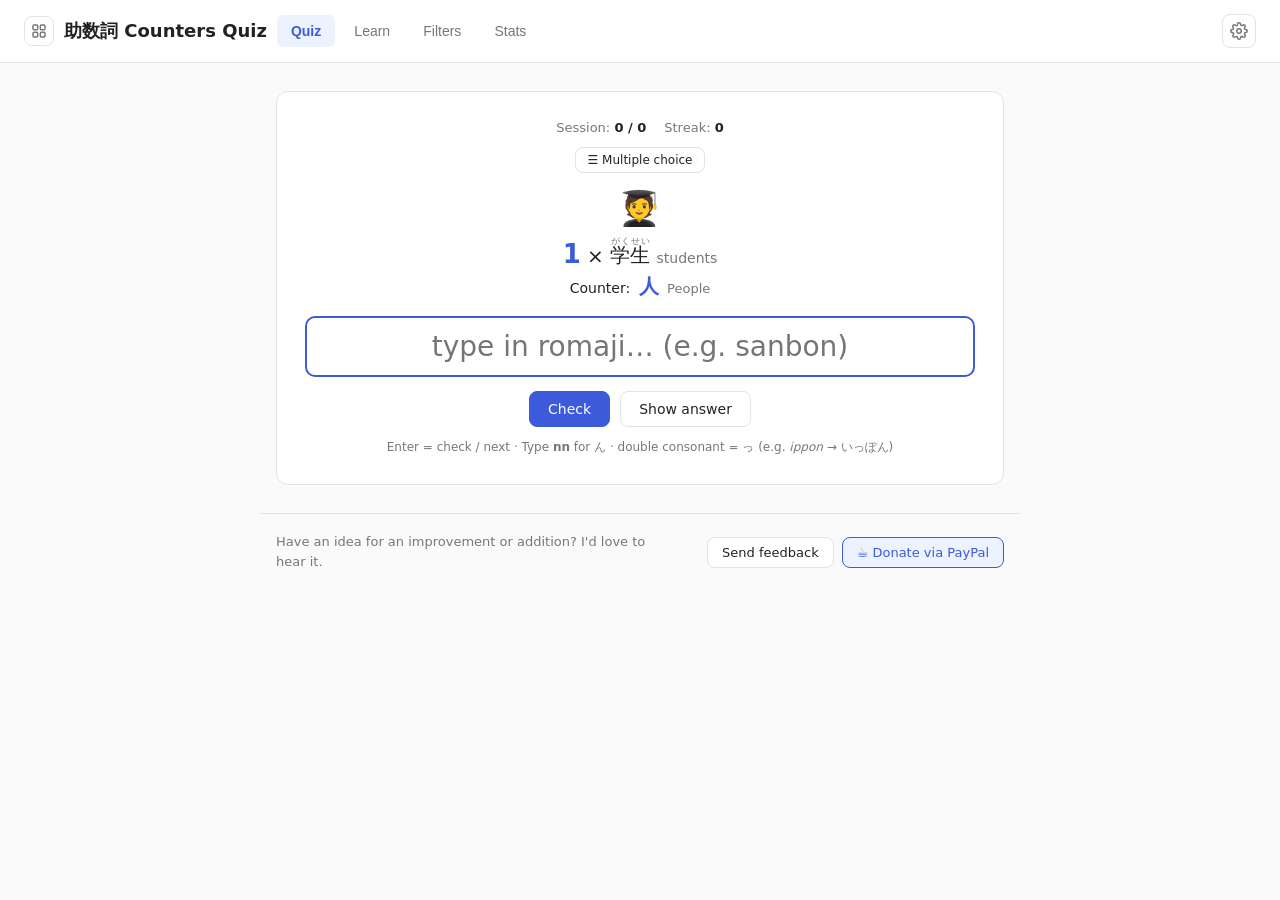
<file: counters.html>
<!DOCTYPE html>
<html lang="en">
<head>
<meta charset="UTF-8">
<meta name="viewport" content="width=device-width, initial-scale=1">
<link rel="icon" href="icon-favicon-64.png">
<link rel="apple-touch-icon" href="icon-cnt-180.png">
<meta name="apple-mobile-web-app-capable" content="yes">
<meta name="mobile-web-app-capable" content="yes">
<meta name="apple-mobile-web-app-title" content="Counters">
<meta name="theme-color" content="#e67700">
<script>(function(){var d;try{d=localStorage.getItem('jcnt_dark_v1');}catch(e){}if(d==='on'||(d!=='off'&&window.matchMedia&&matchMedia('(prefers-color-scheme: dark)').matches))document.documentElement.classList.add('dark');})();</script>
<title>Japanese Counters Quiz</title>
<script src="tts-fix.js"></script>
<style>
  :root{
    --bg:#fafafa; --card:#fff; --text:#222; --muted:#777; --line:#e3e3e3;
    --accent:#3b5bdb; --ok:#2b8a3e; --okbg:#ebfbee; --bad:#c92a2a; --badbg:#fff5f5;
  }
  *{box-sizing:border-box}
  body{margin:0;font-family:system-ui,-apple-system,"Segoe UI",Roboto,"Noto Sans JP","Hiragino Sans",sans-serif;background:var(--bg);color:var(--text)}
  header{display:flex;align-items:center;justify-content:space-between;padding:14px 24px;border-bottom:1px solid var(--line);background:var(--card);flex-wrap:wrap;gap:10px}
  header h1{font-size:18px;margin:0;font-weight:600}
  nav button{background:none;border:none;padding:8px 14px;font-size:14px;color:var(--muted);cursor:pointer;border-radius:6px}
  nav button.active{color:var(--accent);background:#edf2ff;font-weight:600}
  .toggle{font-size:14px;color:var(--muted);display:flex;align-items:center;gap:6px;cursor:pointer}
  main{max-width:760px;margin:28px auto;padding:0 16px}
  .card{background:var(--card);border:1px solid var(--line);border-radius:12px;padding:28px}
  .hidden{display:none!important}

  /* Quiz */
  .scorebar{display:flex;gap:18px;justify-content:center;font-size:13px;color:var(--muted);margin-bottom:16px}
  .scorebar b{color:var(--text)}
  .verb{font-size:52px;text-align:center;margin:10px 0 4px;line-height:1.6}
  .meaning{text-align:center;color:var(--muted);font-size:15px}
  .target{text-align:center;margin:22px 0 18px;font-size:18px}
  .target .form{font-weight:600;color:var(--accent)}
  .target .cat{display:block;font-size:12px;color:var(--muted);margin-top:4px;text-transform:uppercase;letter-spacing:.05em}
  #answer{width:100%;font-size:28px;padding:12px 16px;border:2px solid var(--line);border-radius:10px;text-align:center;outline:none;font-family:inherit}
  #answer:focus{border-color:var(--accent)}
  #answer.ok{border-color:var(--ok);background:var(--okbg)}
  #answer.bad{border-color:var(--bad);background:var(--badbg)}
  .buttons{display:flex;gap:10px;justify-content:center;margin-top:14px}
  button.btn{font-size:14px;padding:9px 18px;border-radius:8px;border:1px solid var(--line);background:var(--card);cursor:pointer;font-family:inherit}
  button.primary{background:var(--accent);color:#fff;border-color:var(--accent)}
  .hint{text-align:center;font-size:12px;color:var(--muted);margin-top:12px}
  .feedback{margin-top:20px;padding:16px 18px;border-radius:10px;font-size:15px;line-height:1.6}
  .feedback.ok{background:var(--okbg);border:1px solid #b2f2bb}
  .feedback.bad{background:var(--badbg);border:1px solid #ffc9c9}
  .feedback .head{font-weight:600;margin-bottom:4px}
  .feedback.ok .head{color:var(--ok)} .feedback.bad .head{color:var(--bad)}
  .feedback .correct{font-size:26px;line-height:1.7}
  .feedback .rule{margin-top:8px;color:#333}
  .feedback .note{margin-top:6px;color:#8a5a00;font-size:14px}
  .pill{display:inline-block;font-size:12px;padding:1px 8px;border-radius:10px;background:#f1f3f5;color:#555;margin-left:6px;vertical-align:middle}

  ruby rt{font-size:.45em;color:var(--muted)}
  body.nofuri ruby rt{visibility:hidden}
  .rw{display:inline-flex;flex-direction:column;align-items:center;vertical-align:bottom}
  .rw .rr{display:none;font-size:clamp(11px,.38em,22px);line-height:1.3;color:var(--accent);font-family:system-ui,-apple-system,"Segoe UI",sans-serif;letter-spacing:.02em;white-space:nowrap}
  body.roma .rw .rr{display:block}
  header h1{display:flex;align-items:center;gap:10px}
  .homelink{display:inline-grid;place-items:center;width:30px;height:30px;border-radius:8px;border:1px solid var(--line);color:var(--muted);text-decoration:none;flex:none}
  @media (hover:hover){.homelink:hover{color:var(--accent);border-color:var(--accent)}}
  .listenq{display:inline-flex;align-items:center;gap:10px;font-size:20px;padding:14px 26px;border-radius:999px;border:2px solid var(--accent);
    background:var(--accentbg);color:var(--accent);cursor:pointer;font-family:inherit;margin:14px 0 6px}
  @media (hover:hover){.listenq:hover{filter:brightness(1.05)}} .listenq:active{transform:scale(.98)}
  .listenq .ico{font-size:26px;line-height:1}
  .reportline{margin-top:12px;font-size:12px;text-align:right}
  .reportline a{color:var(--muted);text-decoration:none;border-bottom:1px dotted var(--muted)}
  @media (hover:hover){.reportline a:hover{color:var(--accent);border-color:var(--accent)}}
  .homo{margin-top:6px;font-size:13px;color:var(--muted)}
  .feedback .also{font-size:13px;color:var(--muted);margin:2px 0 8px}

  /* Filters */
  h2{font-size:16px;margin:0 0 12px}
  h3{font-size:13px;margin:18px 0 8px;color:var(--muted);text-transform:uppercase;letter-spacing:.05em;font-weight:600}
  .checks{display:grid;grid-template-columns:repeat(auto-fill,minmax(220px,1fr));gap:6px 16px}
  .checks label{font-size:14px;display:flex;gap:8px;align-items:center;cursor:pointer}
  .small-links{font-size:12px;margin-left:8px;text-transform:none;letter-spacing:0}
  .small-links a{color:var(--accent);cursor:pointer;margin-left:6px}
  .poolinfo{margin-top:18px;font-size:13px;color:var(--muted)}

  /* Stats */
  table{width:100%;border-collapse:collapse;font-size:14px}
  th,td{text-align:left;padding:7px 6px;border-bottom:1px solid var(--line)}
  th{font-size:12px;color:var(--muted);font-weight:600}
  td.num{text-align:right;white-space:nowrap;font-variant-numeric:tabular-nums}
  .bar{height:6px;background:#f1f3f5;border-radius:3px;width:90px;display:inline-block;vertical-align:middle;overflow:hidden}
  .bar i{display:block;height:100%}
  .totals{display:flex;gap:30px;margin-bottom:10px}
  .totals div{font-size:13px;color:var(--muted)}
  .totals b{display:block;font-size:24px;color:var(--text)}
  .reset{margin-top:20px;font-size:12px}

  /* ---- quality-of-life additions: dark mode, audio, review / wrap-up ---- */
  :root{--accentbg:#edf2ff;--okline:#b2f2bb;--badline:#ffc9c9;--pill:#f1f3f5;--pilltext:#555;--warn:#8a5a00;--sub:#333}
  :root.dark{--bg:#15171c;--card:#1e2128;--text:#e4e6ea;--muted:#9aa0aa;--line:#353a45;--accent:#7b93f7;--ok:#69db7c;--okbg:#17301f;
    --bad:#ff8787;--badbg:#3a1d21;--accentbg:#262d48;--okline:#2b6a3a;--badline:#7a2e35;--pill:#2a2e37;--pilltext:#c8ccd3;--warn:#f0c14b;--sub:#cfd3da;color-scheme:dark}
  :root.dark button.primary{background:#4c6ef5;border-color:#4c6ef5}
  :root.dark #storeWarn{background:#3a3212!important;border-color:#6b5d1e!important;color:#f0c14b!important}
  nav button.active{background:var(--accentbg)}
  .feedback.ok{border-color:var(--okline)} .feedback.bad{border-color:var(--badline)}
  .feedback .rule{color:var(--sub)} .feedback .note{color:var(--warn)}
  .feedback .ex{border-top-color:var(--line)} .feedback .ex .en{color:var(--muted)}
  .added,.fixnote{color:var(--warn)}
  .pill{background:var(--pill);color:var(--pilltext)} .bar{background:var(--pill)}
  #answer,#listSearch{background-color:var(--card);color:var(--text)}
  button.btn:not(.primary){background-color:var(--card);color:var(--text)}
  .toggles{display:flex;gap:14px;flex-wrap:wrap}
  .modebar{display:flex;gap:8px;justify-content:center;margin:-4px 0 14px;flex-wrap:wrap}
  button.btn.small{font-size:12px;padding:5px 12px}
  button.btn.on{border-color:var(--accent);color:var(--accent);background:var(--accentbg)}
  .modeinfo{text-align:center;font-size:12px;color:var(--accent);margin:-6px 0 14px}
  .modeinfo.warn{color:var(--warn)}
  .speak{background:none;border:1px solid var(--line);border-radius:6px;cursor:pointer;font-size:13px;padding:1px 7px;color:var(--text);vertical-align:middle;font-family:inherit;line-height:1.5}
  @media (hover:hover){.speak:hover{border-color:var(--accent)}}
  #summary h2{text-align:center;font-size:20px;margin:0 0 14px}
  #summary .totals{justify-content:center;text-align:center}

  /* ---- support & feedback footer ---- */
  .sitefoot{max-width:760px;margin:8px auto 40px;padding:18px 16px 0;border-top:1px solid var(--line);
    display:flex;flex-wrap:wrap;gap:10px 20px;align-items:center;justify-content:space-between;font-size:13px;color:var(--muted)}
  .sitefoot p{margin:0;line-height:1.6;max-width:46ch}
  .sitefoot .links{display:flex;gap:8px;flex-wrap:wrap}
  .sitefoot a{display:inline-block;padding:7px 14px;border-radius:8px;border:1px solid var(--line);
    background:var(--card);color:var(--text);text-decoration:none;font-size:13px}
  @media (hover:hover){.sitefoot a:hover{border-color:var(--accent);color:var(--accent)}}
  .sitefoot a:focus-visible{outline:2px solid var(--accent);outline-offset:2px}
  .sitefoot a.donate{border-color:var(--accent);color:var(--accent);background:var(--accentbg)}
  @media (max-width:520px){.sitefoot{justify-content:center;text-align:center}}
  .verb{white-space:nowrap}  /* keep the quiz word on one line; script shrinks it to fit */
  @media (max-width:420px){main{padding:0 10px}.card{padding:22px 14px}}

  /* ---- counters quiz ---- */
  .qpic{text-align:center;margin:6px 0 2px;line-height:1.25}
  .pic{display:inline-block;font-size:34px;letter-spacing:2px;max-width:330px;word-break:break-all}
  .pic.one{font-size:56px}
  .qlabel{text-align:center;font-size:20px;margin:6px 0 4px}
  .qlabel b{font-size:26px;color:var(--accent)}
  .qlabel .en{font-size:14px;color:var(--muted)}
  .qhint{text-align:center;font-size:14px;color:var(--text);margin:4px 0 16px}
  .qhint b{font-size:20px;color:var(--accent);margin:0 4px}
  .qhint .cw{color:var(--muted);font-size:13px}
  .choices{display:grid;grid-template-columns:1fr 1fr;gap:10px;margin-top:6px}
  .choice{display:flex;align-items:center;gap:10px;padding:12px 14px;font-size:22px;border:2px solid var(--line);border-radius:10px;background:var(--card);color:var(--text);cursor:pointer;font-family:inherit;text-align:left}
  @media (hover:hover){.choice:hover:not(:disabled){border-color:var(--accent)}}
  .choice .k{font-size:12px;color:var(--muted);border:1px solid var(--line);border-radius:5px;padding:0 6px;flex:none}
  .choice .rw{align-items:flex-start}
  .choice.right{border-color:var(--ok);background:var(--okbg)}
  .choice.wrong{border-color:var(--bad);background:var(--badbg)}
  .choice:disabled{cursor:default}
  .feedback .also{font-size:13px;color:var(--muted);margin:2px 0 8px}
  /* learn tab */
  .intro{font-size:14.5px;line-height:1.6}
  .intro p{margin:0 0 10px}
  .intro ul{margin:0 0 10px;padding-left:20px}
  .intro li{margin:4px 0}
  .legend{font-size:13px;color:var(--muted);display:flex;align-items:center;gap:6px}
  .lcard{border:1px solid var(--line);border-radius:12px;padding:14px;margin:10px 0 14px}
  .lhead{display:flex;gap:12px;align-items:center;margin-bottom:10px}
  .ck{font-size:30px;width:52px;height:52px;flex:none;display:grid;place-items:center;border-radius:12px;background:var(--accentbg);color:var(--accent);font-weight:600}
  .cwhat{font-size:14px;font-weight:600}
  .cex{font-size:13px;color:var(--muted);margin-top:3px}
  .grid{display:grid;grid-template-columns:repeat(5,1fr);gap:6px}
  .grid.one{grid-template-columns:repeat(2,1fr);margin-top:6px}
  .cell{display:flex;flex-direction:column;align-items:center;gap:1px;padding:7px 2px;border:1px solid var(--line);border-radius:8px;background:var(--card);color:var(--text);cursor:pointer;font-family:inherit;min-width:0}
  @media (hover:hover){.cell:hover{border-color:var(--accent)}}
  .cell .num{font-size:12px;color:var(--muted)}
  .cell .rd{font-size:15px;white-space:nowrap}
  .cell .alt{font-size:10.5px;color:var(--muted);white-space:nowrap}
  .cell .rr{display:none;font-size:10.5px;color:var(--accent)}
  body.roma .cell .rr{display:block}
  .cell.irr{background:var(--accentbg);border-color:var(--accent)}
  .cell.irr .rd{color:var(--accent);font-weight:600}
  .cell.mini{display:inline-block;width:16px;height:12px;padding:0;cursor:default}
  .lrule{font-size:13px;color:var(--muted);margin-top:10px;line-height:1.5}
  @media (max-width:420px){ .lcard{padding:12px 8px} .cell{padding:6px 0} .cell .rd{font-size:11.5px;letter-spacing:-.02em} .cell .alt{font-size:9.5px} .grid{gap:3px} .pic{font-size:28px} .choice{font-size:19px;padding:10px} }
  @media (max-width:360px){ .grid{grid-template-columns:repeat(4,1fr)} .grid.one{grid-template-columns:repeat(2,1fr)} }

  /* phones: no lingering tap highlight or 'hover' outline after tapping */
  button,a,label{-webkit-tap-highlight-color:transparent}

  /* ---- settings tucked behind the gear button; compact header on phones ---- */
  .gearbtn{display:inline-grid;place-items:center;width:34px;height:34px;border-radius:8px;border:1px solid var(--line);background:var(--card);color:var(--muted);cursor:pointer;flex:none;margin-left:auto;padding:0}
  .gearbtn[aria-expanded="true"]{color:var(--accent);border-color:var(--accent);background:var(--accentbg)}
  .settings{flex-basis:100%;padding:10px 2px 2px;border-top:1px solid var(--line)}
  .settings.closed{display:none}
  @media (max-width:640px){
    header{display:grid;grid-template-columns:1fr auto;align-items:center;padding:10px 14px;gap:6px 8px}
    header h1{grid-column:1;font-size:16px;min-width:0}
    .gearbtn{grid-column:2;grid-row:1}
    header nav{grid-column:1/-1;display:flex;overflow-x:auto;margin:0 -6px}
    nav button{padding:7px 10px}
    .settings{grid-column:1/-1}
    main{margin-top:16px}
  }
  /* ---- typing on a phone: leave room to scroll the question to the top of the screen ---- */
  body.kbd{padding-bottom:70vh}
</style>
</head>
<body>
<header>
  <h1><a class="homelink" href="./" title="All apps" aria-label="All apps"><svg viewBox="0 0 24 24" width="16" height="16" fill="none" stroke="currentColor" stroke-width="2.2" stroke-linecap="round" stroke-linejoin="round" aria-hidden="true"><rect x="3" y="3" width="7" height="7" rx="1.5"/><rect x="14" y="3" width="7" height="7" rx="1.5"/><rect x="3" y="14" width="7" height="7" rx="1.5"/><rect x="14" y="14" width="7" height="7" rx="1.5"/></svg></a>助数詞 Counters Quiz</h1>
  <nav>
    <button data-tab="quiz" class="active">Quiz</button>
    <button data-tab="learn">Learn</button>
    <button data-tab="filters">Filters</button>
    <button data-tab="stats">Stats</button>
  </nav>
  <button type="button" class="gearbtn" id="gearBtn" aria-label="Settings" aria-expanded="false" aria-controls="settingsPanel" title="Settings"><svg viewBox="0 0 24 24" width="18" height="18" fill="none" stroke="currentColor" stroke-width="2" stroke-linecap="round" stroke-linejoin="round" aria-hidden="true"><circle cx="12" cy="12" r="3"/><path d="M19.4 15a1.65 1.65 0 0 0 .33 1.82l.06.06a2 2 0 1 1-2.83 2.83l-.06-.06a1.65 1.65 0 0 0-1.82-.33 1.65 1.65 0 0 0-1 1.51V21a2 2 0 1 1-4 0v-.09a1.65 1.65 0 0 0-1-1.51 1.65 1.65 0 0 0-1.82.33l-.06.06a2 2 0 1 1-2.83-2.83l.06-.06a1.65 1.65 0 0 0 .33-1.82 1.65 1.65 0 0 0-1.51-1H3a2 2 0 1 1 0-4h.09a1.65 1.65 0 0 0 1.51-1 1.65 1.65 0 0 0-.33-1.82l-.06-.06a2 2 0 1 1 2.83-2.83l.06.06a1.65 1.65 0 0 0 1.82.33H9a1.65 1.65 0 0 0 1-1.51V3a2 2 0 1 1 4 0v.09a1.65 1.65 0 0 0 1 1.51 1.65 1.65 0 0 0 1.82-.33l.06-.06a2 2 0 1 1 2.83 2.83l-.06.06a1.65 1.65 0 0 0-.33 1.82V9a1.65 1.65 0 0 0 1.51 1H21a2 2 0 1 1 0 4h-.09a1.65 1.65 0 0 0-1.51 1z"/></svg></button>
  <div class="toggles settings closed" id="settingsPanel">
    <label class="toggle"><input type="checkbox" id="furiToggle" checked> Furigana</label>
    <label class="toggle" title="Show romaji above Japanese words"><input type="checkbox" id="romaToggle"> Romaji</label>
    <label class="toggle"><input type="checkbox" id="darkToggle"> Dark mode</label>
    <label class="toggle" title="Read the answer aloud as soon as you submit"><input type="checkbox" id="autoToggle"> Auto-play audio</label>
  </div>
</header>
<main>
  <section id="tab-quiz" class="card">
    <div id="storeWarn" class="hidden" style="font-size:12px;color:var(--warn);background:var(--pill);border:1px solid var(--line);border-radius:8px;padding:8px 12px;margin-bottom:14px;text-align:center">This viewer blocks saving, so lifetime stats won't persist.</div>
    <div class="scorebar"><span>Session: <b id="sScore">0 / 0</b></span><span>Streak: <b id="sStreak">0</b></span></div>
    <div class="modebar"><button class="btn small" id="mcBtn" title="Pick from 4 answers instead of typing">☰ Multiple choice</button></div>
    <div id="quizBody">
      <div class="qpic" id="qPic"></div>
      <div class="qlabel" id="qLabel"></div>
      <div class="qhint" id="qHint"></div>
      <div id="typeArea">
        <input id="answer" autocomplete="off" autocapitalize="off" spellcheck="false" placeholder="type in romaji… (e.g. sanbon)">
        <div class="buttons">
          <button class="btn primary" id="submitBtn">Check</button>
          <button class="btn" id="revealBtn">Show answer</button>
        </div>
        <div class="hint">Enter = check / next · Type <b>nn</b> for ん · double consonant = っ (e.g. <i>ippon</i> → いっぽん)</div>
      </div>
      <div class="choices hidden" id="choices"></div>
      <div id="feedback"></div>
      <div class="buttons hidden" id="mcNext"><button class="btn primary" id="mcNextBtn">Next →</button></div>
    </div>
    <div id="emptyPool" class="hidden" style="text-align:center;color:var(--muted)">No counters selected. Pick at least one on the Filters tab.</div>
  </section>
  <section id="tab-learn" class="card hidden"><h2>How counters work</h2><div id="learnBody"></div></section>
  <section id="tab-filters" class="card hidden"><h2>Filters</h2><div id="filterBody"></div><div class="poolinfo" id="poolInfo"></div></section>
  <section id="tab-stats" class="card hidden"><h2>Stats</h2><div id="statsBody"></div>
    <h3>Sync between devices</h3>
    <div style="font-size:13px;color:var(--muted);margin-bottom:8px"><b>Tip:</b> the <a href="./#sync">home page</a> backs up and restores all quizzes at once. Export a file here, open the quiz on another computer or phone, and import it there. Results are combined without double-counting.</div>
    <div class="buttons" style="justify-content:flex-start;margin-top:0">
      <button class="btn" id="exportBtn">Export progress</button>
      <button class="btn" id="importBtn">Import progress</button>
      <input type="file" id="importFile" accept=".json,application/json" class="hidden">
    </div>
    <div id="syncMsg" style="font-size:13px;margin-top:8px"></div>
    <div id="syncInfo" style="font-size:12px;color:var(--muted);margin-top:6px"></div>
    <button class="btn reset" id="resetBtn">Reset lifetime stats</button></section>
</main>
<footer class="sitefoot">
  <p>Have an idea for an improvement or addition? I'd love to hear it.</p>
  <div class="links">
    <a href="mailto:support.kohikori@gmail.com?subject=Feedback:%20Counters%20Quiz">Send feedback</a>
    <a class="donate" href="https://paypal.me/kohikori" target="_blank" rel="noopener">☕ Donate via PayPal</a>
  </div>
</footer>
<script>
/* ================= COUNTER DATA =================
   r: readings for 1–10. Each entry lists every accepted reading; the first is the one shown.
   nan: "how many?" form.  base: plain reading of the counter (used to spot sound changes). */
const COUNTERS = [
  {id:'tsu', k:'つ', base:'つ', grp:'core', what:'General things: anything without a special counter (and a safe fallback)',
   r:[['ひとつ'],['ふたつ'],['みっつ'],['よっつ'],['いつつ'],['むっつ'],['ななつ'],['やっつ'],['ここのつ'],['とお']], nan:['いくつ'],
   rule:'つ uses the native Japanese numbers (ひと, ふた, み, よ…), not いち, に, さん. 10 is just とお, with no つ. It only goes up to 10; after that, use plain numbers.',
   native:true},
  {id:'nin', k:'人', base:'にん', grp:'core', what:'People',
   r:[['ひとり'],['ふたり'],['さんにん'],['よにん'],['ごにん'],['ろくにん'],['しちにん','ななにん'],['はちにん'],['きゅうにん','くにん'],['じゅうにん']], nan:['なんにん'],
   rule:'1 and 2 are special: ひとり, ふたり. 4 is よにん (not よんにん). From 3 on it\'s number + にん.'},
  {id:'hon', k:'本', base:'ほん', grp:'core', what:'Long, thin things: pens, bottles, umbrellas, trees, bananas',
   r:[['いっぽん'],['にほん'],['さんぼん'],['よんほん'],['ごほん'],['ろっぽん'],['ななほん','しちほん'],['はっぽん','はちほん'],['きゅうほん'],['じゅっぽん','じっぽん']], nan:['なんぼん'],
   rule:'ほん changes to ぽん after 1, 6, 8 and 10 (いっぽん, ろっぽん, はっぽん, じゅっぽん) and to ぼん after 3 (さんぼん). 何本 is なんぼん.'},
  {id:'mai', k:'枚', base:'まい', grp:'core', what:'Flat, thin things: paper, shirts, plates, tickets, photos',
   r:[['いちまい'],['にまい'],['さんまい'],['よんまい'],['ごまい'],['ろくまい'],['ななまい','しちまい'],['はちまい'],['きゅうまい'],['じゅうまい']], nan:['なんまい'],
   rule:'枚 is regular: number + まい. Just remember 4 is よん and 7 is usually なな.'},
  {id:'hiki', k:'匹', base:'ひき', grp:'core', what:'Small animals: cats, dogs, fish, insects',
   r:[['いっぴき'],['にひき'],['さんびき'],['よんひき'],['ごひき'],['ろっぴき'],['ななひき','しちひき'],['はっぴき','はちひき'],['きゅうひき'],['じゅっぴき','じっぴき']], nan:['なんびき'],
   rule:'Same pattern as 本: ひき → ぴき after 1, 6, 8, 10 (いっぴき…) and びき after 3 (さんびき). 何匹 is なんびき.'},
  {id:'ko', k:'個', base:'こ', grp:'core', what:'Small, compact objects: eggs, apples, balls, candies, boxes',
   r:[['いっこ'],['にこ'],['さんこ'],['よんこ'],['ごこ'],['ろっこ'],['ななこ'],['はっこ','はちこ'],['きゅうこ'],['じゅっこ','じっこ']], nan:['なんこ'],
   rule:'1, 6, 8 and 10 shrink to いっ, ろっ, はっ, じゅっ before こ (いっこ, ろっこ, はっこ, じゅっこ). The rest are regular.'},
  {id:'satsu', k:'冊', base:'さつ', grp:'more', what:'Books and other bound things: books, notebooks, magazines',
   r:[['いっさつ'],['にさつ'],['さんさつ'],['よんさつ'],['ごさつ'],['ろくさつ'],['ななさつ'],['はっさつ','はちさつ'],['きゅうさつ'],['じゅっさつ','じっさつ']], nan:['なんさつ'],
   rule:'1, 8 and 10 become いっ, はっ, じゅっ (いっさつ, はっさつ, じゅっさつ). 6 stays ろくさつ.'},
  {id:'dai', k:'台', base:'だい', grp:'more', what:'Machines and vehicles: cars, bikes, computers, TVs',
   r:[['いちだい'],['にだい'],['さんだい'],['よんだい'],['ごだい'],['ろくだい'],['ななだい','しちだい'],['はちだい'],['きゅうだい'],['じゅうだい']], nan:['なんだい'],
   rule:'台 is regular: number + だい.'},
  {id:'hai', k:'杯', base:'はい', grp:'more', what:'Cups, glasses and bowls (of drinks or food)',
   r:[['いっぱい'],['にはい'],['さんばい'],['よんはい'],['ごはい'],['ろっぱい'],['ななはい'],['はっぱい','はちはい'],['きゅうはい'],['じゅっぱい','じっぱい']], nan:['なんばい'],
   rule:'Same pattern as 本: はい → ぱい after 1, 6, 8, 10 and ばい after 3 (さんばい). 何杯 is なんばい.'},
  {id:'kai', k:'回', base:'かい', grp:'time', what:'Number of times (how often)',
   r:[['いっかい'],['にかい'],['さんかい'],['よんかい'],['ごかい'],['ろっかい'],['ななかい'],['はっかい','はちかい'],['きゅうかい'],['じゅっかい','じっかい']], nan:['なんかい'],
   rule:'1, 6, 8 and 10 shrink to いっ, ろっ, はっ, じゅっ before かい. The rest are regular.'},
  {id:'kaifl', k:'階', base:'かい', grp:'time', what:'Floors of a building (3階 = 3rd floor)',
   r:[['いっかい'],['にかい'],['さんがい','さんかい'],['よんかい'],['ごかい'],['ろっかい'],['ななかい'],['はっかい','はちかい'],['きゅうかい'],['じゅっかい','じっかい']], nan:['なんがい','なんかい'],
   rule:'Like 回 (いっかい, ろっかい…), but 3 is usually さんがい and "which floor?" is なんがい.'},
  {id:'sai', k:'歳', base:'さい', grp:'time', what:'Age: years old (also written 才)',
   r:[['いっさい'],['にさい'],['さんさい'],['よんさい'],['ごさい'],['ろくさい'],['ななさい'],['はっさい'],['きゅうさい'],['じゅっさい','じっさい']], nan:['なんさい'],
   rule:'1, 8 and 10 become いっさい, はっさい, じゅっさい. 6 stays ろくさい. (Bonus: 20 years old is はたち.)'},
  {id:'ji', k:'時', base:'じ', grp:'time', what:'Time: o\'clock',
   r:[['いちじ'],['にじ'],['さんじ'],['よじ'],['ごじ'],['ろくじ'],['しちじ','ななじ'],['はちじ'],['くじ'],['じゅうじ']], nan:['なんじ'],
   rule:'Three to remember: 4 o\'clock is よじ (not よんじ), 7 is しちじ, 9 is くじ (not きゅうじ).'},
  {id:'fun', k:'分', base:'ふん', grp:'time', what:'Minutes',
   r:[['いっぷん'],['にふん'],['さんぷん'],['よんぷん'],['ごふん'],['ろっぷん'],['ななふん'],['はっぷん','はちふん'],['きゅうふん'],['じゅっぷん','じっぷん']], nan:['なんぷん'],
   rule:'ふん → ぷん after 1, 3, 4, 6, 8 and 10 (いっぷん, さんぷん, よんぷん, ろっぷん, はっぷん, じゅっぷん). 2, 5, 7, 9 keep ふん.'},
];
const GROUPS = {core:'Core counters', more:'More things', time:'Times, floors, age, clock'};

/* Things to count. w: word (furigana in brackets), e: English, c: counters that are correct for it.
   q: how the question reads for counters that aren't "N things". */
const ITEMS = [
  {em:'🧑', w:'人[ひと]', e:'people', c:['nin']},
  {em:'🧒', w:'子[こ]ども', e:'children', c:['nin']},
  {em:'🧑‍🎓', w:'学生[がくせい]', e:'students', c:['nin']},
  {em:'✏️', w:'鉛筆[えんぴつ]', e:'pencils', c:['hon']},
  {em:'☂️', w:'傘[かさ]', e:'umbrellas', c:['hon']},
  {em:'🍌', w:'バナナ', e:'bananas', c:['hon']},
  {em:'🌳', w:'木[き]', e:'trees', c:['hon']},
  {em:'🍾', w:'ボトル', e:'bottles', c:['hon']},
  {em:'📄', w:'紙[かみ]', e:'sheets of paper', c:['mai']},
  {em:'👕', w:'シャツ', e:'shirts', c:['mai']},
  {em:'🍽️', w:'皿[さら]', e:'plates', c:['mai']},
  {em:'🎫', w:'チケット', e:'tickets', c:['mai']},
  {em:'🖼️', w:'写真[しゃしん]', e:'photos', c:['mai']},
  {em:'🐈', w:'猫[ねこ]', e:'cats', c:['hiki']},
  {em:'🐕', w:'犬[いぬ]', e:'dogs', c:['hiki']},
  {em:'🐟', w:'魚[さかな]', e:'fish', c:['hiki']},
  {em:'🐁', w:'ねずみ', e:'mice', c:['hiki']},
  {em:'🥚', w:'卵[たまご]', e:'eggs', c:['ko','tsu']},
  {em:'⚽', w:'ボール', e:'balls', c:['ko','tsu']},
  {em:'🍬', w:'あめ', e:'candies', c:['ko','tsu']},
  {em:'📦', w:'箱[はこ]', e:'boxes', c:['ko','tsu']},
  {em:'🍎', w:'りんご', e:'apples', c:['tsu','ko']},
  {em:'🍊', w:'みかん', e:'mandarins', c:['tsu','ko']},
  {em:'🍰', w:'ケーキ', e:'pieces of cake', c:['tsu','ko']},
  {em:'👜', w:'かばん', e:'bags', c:['tsu','ko']},
  {em:'❓', w:'質問[しつもん]', e:'questions', c:['tsu']},
  {em:'📚', w:'本[ほん]', e:'books', c:['satsu']},
  {em:'📓', w:'ノート', e:'notebooks', c:['satsu']},
  {em:'📰', w:'雑誌[ざっし]', e:'magazines', c:['satsu']},
  {em:'🚗', w:'車[くるま]', e:'cars', c:['dai']},
  {em:'🚲', w:'自転車[じてんしゃ]', e:'bicycles', c:['dai']},
  {em:'💻', w:'パソコン', e:'computers', c:['dai']},
  {em:'📺', w:'テレビ', e:'TVs', c:['dai']},
  {em:'☕', w:'コーヒー', e:'cups of coffee', c:['hai']},
  {em:'🥛', w:'水[みず]', e:'glasses of water', c:['hai']},
  {em:'🍺', w:'ビール', e:'glasses of beer', c:['hai']},
  {em:'🍚', w:'ご飯[はん]', e:'bowls of rice', c:['hai']},
  {em:'🔁', w:'', e:'times', c:['kai'], q:'{n} times', qn:'How many times?'},
  {em:'🏢', w:'', e:'floor', c:['kaifl'], q:'Floor {n}', qn:'Which floor?'},
  {em:'🎂', w:'', e:'years old', c:['sai'], q:'{n} years old', qn:'How old?'},
  {em:'🕒', w:'', e:'o\'clock', c:['ji'], q:'{n} o\'clock', qn:'What time?'},
  {em:'⏱️', w:'', e:'minutes', c:['fun'], q:'{n} minutes', qn:'How many minutes?'},
];

/* ================= ROMAJI DISPLAY ================= */
// Hepburn-style romaji, spelled the way you'd type it (long vowels written out: べんきょう → benkyou)
const toRomaji = (() => {
  const B={あ:'a',い:'i',う:'u',え:'e',お:'o',か:'ka',き:'ki',く:'ku',け:'ke',こ:'ko',が:'ga',ぎ:'gi',ぐ:'gu',げ:'ge',ご:'go',
    さ:'sa',し:'shi',す:'su',せ:'se',そ:'so',ざ:'za',じ:'ji',ず:'zu',ぜ:'ze',ぞ:'zo',た:'ta',ち:'chi',つ:'tsu',て:'te',と:'to',
    だ:'da',ぢ:'ji',づ:'zu',で:'de',ど:'do',な:'na',に:'ni',ぬ:'nu',ね:'ne',の:'no',は:'ha',ひ:'hi',ふ:'fu',へ:'he',ほ:'ho',
    ば:'ba',び:'bi',ぶ:'bu',べ:'be',ぼ:'bo',ぱ:'pa',ぴ:'pi',ぷ:'pu',ぺ:'pe',ぽ:'po',ま:'ma',み:'mi',む:'mu',め:'me',も:'mo',
    や:'ya',ゆ:'yu',よ:'yo',ら:'ra',り:'ri',る:'ru',れ:'re',ろ:'ro',わ:'wa',ゐ:'i',ゑ:'e',を:'o',ん:'n',ゔ:'vu',
    ぁ:'a',ぃ:'i',ぅ:'u',ぇ:'e',ぉ:'o'};
  const SMALL={ゃ:'a',ゅ:'u',ょ:'o'};
  return kana => {
    const s=[...kana.replace(/[ァ-ヶ]/g, c=>String.fromCharCode(c.charCodeAt(0)-0x60))];
    let out='';
    for (let i=0;i<s.length;i++){
      const c=s[i], n=s[i+1];
      if (c==='っ'){ const nx=toRomaji(s.slice(i+1).join('')); out+= /^[bcdfghjkmprstvwz]/.test(nx) ? (nx.startsWith('ch')?'t':nx[0]) : ''; continue; }
      if (c==='ー'){ const m=out.match(/[aiueo]$/); out+= m?m[0]:'-'; continue; }
      if (c==='ん'){ out+= n && /[あいうえおやゆよ]/.test(n) ? "n'" : 'n'; continue; }
      let r=B[c];
      if (r===undefined){ out+=c; continue; }
      if (n && SMALL[n]){                                  // きゃ → kya, しゃ → sha, じゃ → ja
        r = /^(sh|ch|j)/.test(r) ? r.slice(0,-1)+SMALL[n] : r.slice(0,-1)+'y'+SMALL[n]; i++;
      } else if (n && /[ぁぃぅぇぉ]/.test(n) && r.length>1){ // ふぁ → fa, てぃ → ti
        r = r.slice(0,-1)+B[n]; i++;
      }
      out+=r;
    }
    return out;
  };
})();
// A word with romaji stacked above it (shown only while the Romaji toggle is on)
const wordHTML = b => `<span class="rw"><span class="rr">${toRomaji(toReading(b))}</span><span class="rj">${toRuby(b)}</span></span>`;


/* ================= ROMAJI → KANA ================= */
const ROMA = (() => {
  const t = {a:'あ',i:'い',u:'う',e:'え',o:'お'};
  const rows = {k:'かきくけこ',g:'がぎぐげご',s:'さしすせそ',z:'ざじずぜぞ',t:'たちつてと',d:'だぢづでど',
    n:'なにぬねの',h:'はひふへほ',b:'ばびぶべぼ',p:'ぱぴぷぺぽ',m:'まみむめも',r:'らりるれろ'};
  const V='aiueo';
  for (const c in rows) for (let i=0;i<5;i++) t[c+V[i]] = rows[c][i];
  Object.assign(t,{ya:'や',yu:'ゆ',yo:'よ',wa:'わ',wo:'を',wi:'うぃ',we:'うぇ',
    shi:'し',chi:'ち',tsu:'つ',fu:'ふ',ji:'じ',
    fa:'ふぁ',fi:'ふぃ',fe:'ふぇ',fo:'ふぉ',
    xa:'ぁ',xi:'ぃ',xu:'ぅ',xe:'ぇ',xo:'ぉ',la:'ぁ',li:'ぃ',lu:'ぅ',le:'ぇ',lo:'ぉ',
    xya:'ゃ',xyu:'ゅ',xyo:'ょ',lya:'ゃ',lyu:'ゅ',lyo:'ょ',xtu:'っ',ltu:'っ',xtsu:'っ',ltsu:'っ',
    'nn':'ん',"n'":'ん','-':'ー'});
  const small={a:'ゃ',u:'ゅ',o:'ょ'};
  for (const c of 'kgnhbpmr') for (const v in small) t[c+'y'+v]=rows[c][1]+small[v];
  for (const v in small){
    t['sh'+v]='し'+small[v]; t['sy'+v]='し'+small[v]; t['zy'+v]='じ'+small[v]; t['jy'+v]='じ'+small[v];
    t['j'+v]='じ'+small[v]; t['ch'+v]='ち'+small[v]; t['ty'+v]='ち'+small[v]; t['cy'+v]='ち'+small[v]; t['dy'+v]='ぢ'+small[v];
  }
  t.she='しぇ'; t.je='じぇ'; t.che='ちぇ'; t.ti='ち'; t.tu='つ'; t.si='し'; t.zi='じ'; t.hu='ふ';
  t.di='ぢ'; t.du='づ'; t.ja='じゃ'; t.ju='じゅ'; t.jo='じょ';
  return t;
})();
const ROMA_PREFIX = new Set();
for (const k in ROMA) for (let i=1;i<=k.length;i++) ROMA_PREFIX.add(k.slice(0,i));

function romajiToKana(str, final){
  let out='', i=0;
  const s=str.toLowerCase();
  while (i<s.length){
    const ch=s[i];
    if (!/[a-z'\-]/.test(ch)){ out+=str[i]; i++; continue; }
    if (ch==='n'){
      const nx=s[i+1];
      if (nx===undefined){ out+= final?'ん':'n'; i++; continue; }
      if (nx==='n'){
        const n2=s[i+2];
        if (n2===undefined){ out+='ん'; i+=2; continue; }
        if ('aiueoy'.includes(n2)){ out+='ん'; i+=1; continue; }
        out+='ん'; i+=2; continue;
      }
      if (nx==="'"){ out+='ん'; i+=2; continue; }
      if (!'aiueoy'.includes(nx)){ out+='ん'; i++; continue; }
    }
    // double consonant → っ
    if (/[bcdfghjkmprstvwz]/.test(ch) && (s[i+1]===ch || (ch==='t' && s[i+1]==='c' && s[i+2]==='h'))){
      out+='っ'; i++; continue;
    }
    let matched=false;
    for (let len=4;len>=1;len--){
      const sub=s.substr(i,len);
      if (sub.length===len && ROMA[sub]){ out+=ROMA[sub]; i+=len; matched=true; break; }
    }
    if (matched) continue;
    const rest=s.slice(i);
    if (ROMA_PREFIX.has(rest)){ out+=str.slice(i); break; }  // still typing
    out+=str[i]; i++;
  }
  return out;
}


/* ================= HELPERS ================= */
const $ = id => document.getElementById(id);
const KANJI_RE=/([一-鿿々]+)\[([^\]]+)\]/g;
const toReading = b => b.replace(KANJI_RE, '$2');
const toKanji   = b => b.replace(KANJI_RE, '$1');
const toRuby    = b => b.replace(KANJI_RE, '<ruby>$1<rt>$2</rt></ruby>');
const C_BY_ID = Object.fromEntries(COUNTERS.map(c=>[c.id,c]));
const NUM = ['いち','に','さん','よん','ご','ろく','なな','はち','きゅう','じゅう'];
const SMALL = {1:'いっ',6:'ろっ',8:'はっ',10:'じゅっ'};
const shuffle = a => { for (let i=a.length-1;i>0;i--){ const j=Math.floor(Math.random()*(i+1)); [a[i],a[j]]=[a[j],a[i]]; } return a; };
const pick = a => a[Math.floor(Math.random()*a.length)];

// accepted readings for counter c and number n (n = 0 means "how many?")
const accepted = (c,n) => n===0 ? c.nan : c.r[n-1];
const written  = (c,n) => n===0 ? (c.id==='tsu' ? 'いくつ' : '何'+c.k) : n+c.k;
// is this cell a sound change? (differs from plain number + counter)
const irregular = (c,n) => !c.native && c.r[n-1][0] !== NUM[n-1]+c.base;

/* ---- wrong-but-plausible options for multiple choice ---- */
const SHIFT = {
  'ほ':['ほ','ぼ','ぽ'],'ひ':['ひ','び','ぴ'],'は':['は','ば','ぱ'],'ふ':['ふ','ぶ','ぷ'],
  'こ':['こ','ご'],'か':['か','が'],'さ':['さ','ざ'],'に':['に'],'ま':['ま'],'だ':['だ','た'],'じ':['じ'],'つ':['つ']
};
function distractors(c,n){
  const ok=new Set(accepted(c,n)), out=new Set();
  if (n===0){
    const b=c.base, f=b[0], rest=b.slice(1);
    (SHIFT[f]||[f]).forEach(x=>out.add('なん'+x+rest));
    out.add('いくつ'); out.add('なんこ'); out.add('なん'+b);
  } else if (c.native){
    out.add(NUM[n-1]+'つ');
    if (n>1) out.add(c.r[n-2][0]); if (n<10) out.add(c.r[n][0]);
    out.add(n===10?'とおつ':c.r[n-1][0].replace(/っつ$/,'つ'));
  } else {
    const b=c.base, f=b[0], rest=b.slice(1);
    const heads=[NUM[n-1]]; if (SMALL[n]) heads.push(SMALL[n]);
    if (n===4) heads.push('よ','し'); if (n===7) heads.push('しち'); if (n===9) heads.push('く');
    for (const h of heads) for (const x of (SHIFT[f]||[f])) out.add(h+x+rest);
    if (c.id==='nin'){ out.add('いちにん'); out.add('ににん'); out.add('よんにん'); }
    if (n>1) out.add(c.r[n-2][0]); if (n<10) out.add(c.r[n][0]);
  }
  for (const x of ok) out.delete(x);
  out.delete('');
  const list=shuffle([...out]);
  // regular counters have few look-alikes: top up with the same number on other counters (a "which counter?" mix-up)
  if (list.length<3) for (const o of shuffle(COUNTERS.filter(o=>o!==c && o.grp===c.grp))){
    const x=accepted(o,n)[0]; if (!ok.has(x) && !list.includes(x)) list.push(x);
  }
  return list;
}

/* ================= STORAGE / STATE ================= */
const P='jcnt_';
const store = (() => {
  const mem = {}; let ok=false;
  try { const k='__jcnt_test'; localStorage.setItem(k,'1'); localStorage.removeItem(k); ok=true; } catch(e){}
  return { persistent: ok,
    get(k){ try { return ok ? localStorage.getItem(k) : (k in mem ? mem[k] : null); } catch(e){ return null; } },
    set(k,v){ try { if (ok) localStorage.setItem(k,v); else mem[k]=v; } catch(e){ mem[k]=v; } } };
})();
const loadJSON = k => { try { return JSON.parse(store.get(k)||'null'); } catch(e){ return null; } };
const LS={stats:P+'stats_v1', filters:P+'filters_v1', srs:P+'srs_v1', srsT:P+'srs_time_v1', peers:P+'peers_v1', device:P+'device_v1',
          furi:P+'furi_v1', roma:P+'roma_v1', dark:P+'dark_v1', auto:P+'autoplay_v1', mc:P+'mc_v1'};
const blankStats = () => ({c:0,t:0,counters:{},nums:{},pairs:{}});
let lifetime = loadJSON(LS.stats) || blankStats();
let session = blankStats(), streak = 0;
let filters = Object.assign({counters:COUNTERS.filter(c=>c.grp==='core').map(c=>c.id), max:10, hint:true, nan:false, srs:true}, loadJSON(LS.filters)||{});
const saveFilters = () => store.set(LS.filters, JSON.stringify(filters));
let srs = loadJSON(LS.srs)||{}, srsT = loadJSON(LS.srsT)||{}, peers = loadJSON(LS.peers)||{};
let deviceId = store.get(LS.device);
if (!deviceId){ deviceId=Math.random().toString(36).slice(2,10); store.set(LS.device, deviceId); }
function addStats(a,b){
  const out={c:a.c+b.c,t:a.t+b.t,counters:{},nums:{},pairs:{}};
  for (const k of ['counters','nums','pairs']) for (const src of [a[k],b[k]]) for (const key in (src||{})){
    const o=out[k][key]||(out[k][key]={c:0,t:0}); o.c+=src[key].c; o.t+=src[key].t; }
  return out;
}
let combined;
const recombine = () => { combined = Object.values(peers).reduce((acc,p)=>addStats(acc,p.stats), addStats(blankStats(), lifetime)); };
recombine();
const pairKey = (c,n) => c.id+'|'+n;
function record(st,c,n,ok){
  const bump=(o,k)=>{ o[k]=o[k]||{c:0,t:0}; o[k].t++; if(ok) o[k].c++; };
  st.t++; if(ok) st.c++; bump(st.counters,c.id); bump(st.nums,n||'?'); bump(st.pairs,pairKey(c,n));
}
const SRS_WEIGHT=[5,2,1,0.5,0.25];
function weight(c,n){
  if (!filters.srs) return 1;
  const l=srs[pairKey(c,n)];
  let w = l===undefined ? 1 : SRS_WEIGHT[Math.min(l,4)];
  if (irregular(c,n||1) && n) w*=1.3;            // sound changes come up a bit more
  return w;
}
function updateSrs(c,n,ok){
  const k=pairKey(c,n), prev=srs[k];
  srs[k] = !ok ? 0 : prev===undefined ? 2 : Math.min(prev+1,4); srsT[k]=Date.now();
  store.set(LS.srs, JSON.stringify(srs)); store.set(LS.srsT, JSON.stringify(srsT));
}

/* ================= QUIZ ================= */
let current=null, answered=false, recent=[];
const mcOn = () => $('mcBtn').classList.contains('on');
function buildPool(){
  const pool=[];
  for (const id of filters.counters){
    const c=C_BY_ID[id]; if (!c) continue;
    for (let n=1;n<=filters.max;n++) pool.push([c,n]);
    if (filters.nan) pool.push([c,0]);
  }
  return pool;
}
function itemFor(c){
  // prefer items whose main counter is this one; an apple asked under 個 still accepts つ
  const own=ITEMS.filter(it=>it.c[0]===c.id);
  return pick(own.length ? own : ITEMS.filter(it=>it.c.includes(c.id)));
}
function nextQuestion(){
  TTS.stop();
  const pool=buildPool();
  $('quizBody').classList.toggle('hidden', !pool.length); $('emptyPool').classList.toggle('hidden', !!pool.length);
  if (!pool.length) return;
  let cand=pool.filter(([c,n])=>!recent.includes(pairKey(c,n)));
  if (!cand.length) cand=pool;
  const ws=cand.map(([c,n])=>weight(c,n));
  let r=Math.random()*ws.reduce((a,b)=>a+b,0), i=0;
  while (i<cand.length-1 && (r-=ws[i])>0) i++;
  const [c,n]=cand[i];
  recent=[pairKey(c,n),...recent].slice(0,4);
  const it=itemFor(c);
  const ok=new Set(); for (const id of it.c) accepted(C_BY_ID[id],n).forEach(x=>ok.add(x));
  current={c,n,it,ok:[...ok]};
  answered=false;
  renderQuestion();
  $('feedback').innerHTML='';
  $('submitBtn').textContent='Check'; $('mcNext').classList.add('hidden');
  const inp=$('answer'); inp.value=''; inp.className=''; inp.readOnly=false;
  if (mcOn()) renderChoices(); else inp.focus();
}
function renderQuestion(){
  const {c,n,it}=current;
  let pic, label;
  if (it.q){                                   // times, floors, ages, clock, minutes
    pic = `<span class="pic one">${it.em}</span>`;
    label = n ? it.q.replace('{n}', `<b>${n}</b>`) : it.qn;
  } else {
    pic = n ? `<span class="pic">${Array(n).fill(it.em).join('')}</span>` : `<span class="pic one">${it.em}❔</span>`;
    const word = `<span class="rw"><span class="rr">${toRomaji(toReading(it.w))}</span><span class="rj">${toRuby(it.w)}</span></span>`;
    label = n ? `<b>${n}</b> × ${word} <span class="en">${it.e}</span>` : `How many ${word}? <span class="en">(${it.e})</span>`;
  }
  $('qPic').innerHTML=pic;
  $('qLabel').innerHTML=label;
  const hint=$('qHint');
  hint.innerHTML = `Counter: <b>${c.k}</b> <span class="cw">${c.what}</span>`;
  hint.classList.toggle('hidden', !filters.hint);
}
function renderChoices(){
  const {c,n}=current;
  const right=accepted(c,n)[0];
  const opts=shuffle([right, ...distractors(c,n).filter(x=>!current.ok.includes(x)).slice(0,3)]);
  $('choices').innerHTML=opts.map((o,i)=>`<button type="button" class="choice" data-v="${o}"><span class="k">${i+1}</span><span class="rw"><span class="rr">${toRomaji(o)}</span><span class="rj">${o}</span></span></button>`).join('');
}
const toHira = s => s.replace(/[ァ-ヶ]/g, ch=>String.fromCharCode(ch.charCodeAt(0)-0x60));
function check(reveal, chosen){
  if (!current) return;
  if (answered){ nextQuestion(); return; }
  const inp=$('answer');
  let given = chosen!==undefined ? chosen : romajiToKana(inp.value.trim(), true);
  if (!given && !reveal) return;
  if (chosen===undefined) inp.value=given;
  const {c,n,it,ok:okList}=current;
  const g=toHira(given).replace(/\s/g,'');
  const zen=s=>s.replace(/[０-９]/g,d=>String.fromCharCode(d.charCodeAt(0)-0xFEE0));
  const ok = !reveal && (okList.includes(g) || it.c.some(id=>zen(given)===written(C_BY_ID[id],n)));
  answered=true;
  record(session,c,n,ok); record(lifetime,c,n,ok); updateSrs(c,n,ok);
  store.set(LS.stats, JSON.stringify(lifetime)); recombine();
  streak = ok ? streak+1 : 0;
  inp.className = ok?'ok':'bad'; inp.readOnly=true;
  document.querySelectorAll('.choice').forEach(b=>{
    b.disabled=true;
    if (okList.includes(b.dataset.v)) b.classList.add('right');
    else if (b.dataset.v===given) b.classList.add('wrong');
  });
  $('submitBtn').textContent='Next →'; $('mcNext').classList.toggle('hidden', !mcOn());
  $('qHint').classList.remove('hidden');
  const main=accepted(c,n)[0], say=main;
  const others=it.c.filter(id=>id!==c.id).map(id=>C_BY_ID[id]);
  let html=`<div class="feedback ${ok?'ok':'bad'}">
    <div class="head">${ok?'Correct!':(reveal?'Answer':'Not quite')}${!ok&&!reveal?` — you wrote ${escH(given)}`:''}</div>
    <div class="correct"><span class="rw"><span class="rr">${toRomaji(main)}</span><span class="rj">${main}</span></span> <span class="pill">${written(c,n)}</span> ${speakBtn(say)}</div>`;
  const alts=[...accepted(c,n).slice(1), ...others.map(o=>accepted(o,n)[0]+' ('+written(o,n)+')')];
  if (alts.length) html+=`<div class="also">Also correct: ${alts.join(' · ')}</div>`;
  if (!ok || (n && irregular(c,n))) html+=`<div class="rule"><b>${c.k}</b>: ${c.rule}</div>`;
  if (n===0 && c.id!=='tsu') html+=`<div class="rule" style="color:var(--muted);font-size:13px">Asking "how many?": 何 (なん) + the counter, with the same sound change as 3 (さん).</div>`;
  html+=`<div class="reportline"><a href="${reportHref(c,n,it,reveal?'':given)}">⚑ Report a mistake in this question</a></div></div>`;
  $('feedback').innerHTML=html;
  updateScore();
  if (autoT.checked) TTS.say(say);
}
function updateScore(){ $('sScore').textContent=`${session.c} / ${session.t}`; $('sStreak').textContent=streak; }
const REPORT_TO='support.kohikori@gmail.com';
function reportHref(c,n,it,given){
  const subj=`Mistake report: Counters Quiz – ${written(c,n)}`;
  const body=['App: Counters Quiz', `Question: ${n||'how many?'} × ${toKanji(it.w)||it.e} (${it.e})`, `Counter: ${c.k}`,
    `App's answer: ${written(c,n)} (${accepted(c,n).join(' / ')})`, `My answer: ${given||'(revealed)'}`, '', 'What looks wrong:', ''].join('\n');
  return 'mailto:'+REPORT_TO+'?subject='+encodeURIComponent(subj)+'&body='+encodeURIComponent(body);
}

/* ================= LEARN ================= */
function cellHTML(c,n){
  const r=accepted(c,n), irr=n && irregular(c,n);
  return `<button type="button" class="cell${irr?' irr':''}${n===0?' nan':''}" data-say="${r[0]}">
    <span class="num">${written(c,n)}</span><span class="rd">${r[0]}</span>${r.length>1?`<span class="alt">${r.slice(1).join(', ')}</span>`:''}<span class="rr">${toRomaji(r[0])}</span></button>`;
}
function renderLearn(){
  let html=`<div class="intro">
    <p>Japanese counts things with a <b>number + counter</b>, and the counter depends on what you're counting: 3 pencils is <b>さんぼん</b> (3本), 3 sheets of paper is <b>さんまい</b> (3枚). Tap any cell to hear it.</p>
    <p>Most of the tricky part is a few sound changes. Once you spot them, they repeat across counters:</p>
    <ul>
      <li><b>1, 6, 8, 10 often shrink</b> to いっ, ろっ, はっ, じゅっ: いっこ, ろっぽん, はっぴき, じゅっかい.</li>
      <li><b>は-row counters (本, 匹, 杯, 分) harden</b> after those: ほん → <b>ぽ</b>ん, ひき → <b>ぴ</b>き.</li>
      <li><b>3 (and 何) often softens</b> the next sound: さん<b>ぼ</b>ん, さん<b>び</b>き, なん<b>ば</b>い.</li>
    </ul>
    <p class="legend"><span class="cell irr mini"></span> = sound change to watch</p></div>`;
  for (const g in GROUPS){
    html+=`<h3>${GROUPS[g]}</h3>`;
    for (const c of COUNTERS.filter(x=>x.grp===g)){
      const items=ITEMS.filter(it=>it.c[0]===c.id && it.w).slice(0,4).map(it=>it.em+' '+toKanji(it.w)).join('  ');
      html+=`<div class="lcard"><div class="lhead"><span class="ck">${c.k}</span><div><div class="cwhat">${c.what}</div>${items?`<div class="cex">${items}</div>`:''}</div></div>
        <div class="grid">${[1,2,3,4,5,6,7,8,9,10].map(n=>cellHTML(c,n)).join('')}</div>
        <div class="grid one">${cellHTML(c,0)}</div>
        <div class="lrule">${c.rule}</div></div>`;
    }
  }
  $('learnBody').innerHTML=html;
}
$('learnBody').addEventListener('click',e=>{ const b=e.target.closest('.cell'); if (b) TTS.say(b.dataset.say); });

/* ================= FILTERS ================= */
function renderFilters(){
  let html=`<h3>Counters<span class="small-links"><a data-all="1">all</a><a data-core="1">core only</a></span></h3>`;
  for (const g in GROUPS){
    html+=`<div style="font-size:13px;font-weight:600;margin:10px 0 4px">${GROUPS[g]}</div><div class="checks">`;
    for (const c of COUNTERS.filter(x=>x.grp===g))
      html+=`<label><input type="checkbox" data-k="counters" value="${c.id}" ${filters.counters.includes(c.id)?'checked':''}> <b>${c.k}</b> <span style="color:var(--muted)">${c.what.split(':')[0]}</span></label>`;
    html+='</div>';
  }
  html+=`<h3>Numbers</h3><div class="checks">
    <label><input type="radio" name="max" value="5" ${filters.max===5?'checked':''}> 1–5 (easier)</label>
    <label><input type="radio" name="max" value="10" ${filters.max===10?'checked':''}> 1–10</label></div>`;
  html+=`<h3>Help</h3><div class="checks">
    <label style="grid-column:1/-1"><input type="checkbox" id="fHint" ${filters.hint?'checked':''}> Show which counter to use <span style="color:var(--muted)">— turn off to practice choosing the counter yourself</span></label>
    <label style="grid-column:1/-1"><input type="checkbox" id="fNan" ${filters.nan?'checked':''}> Include "how many?" questions <span style="color:var(--muted)">— 何本 (なんぼん), いくつ…</span></label>
    <label style="grid-column:1/-1"><input type="checkbox" id="fSrs" ${filters.srs?'checked':''}> Focus on weak spots <span style="color:var(--muted)">— ones you miss come up more often</span></label></div>`;
  $('filterBody').innerHTML=html;
  $('poolInfo').textContent=`${buildPool().length} possible questions with current filters.`;
}
$('filterBody').addEventListener('change',e=>{
  const t=e.target;
  if (t.dataset.k==='counters') filters.counters=[...document.querySelectorAll('input[data-k="counters"]:checked')].map(x=>x.value);
  else if (t.name==='max') filters.max=+t.value;
  else if (t.id==='fHint') filters.hint=t.checked;
  else if (t.id==='fNan') filters.nan=t.checked;
  else if (t.id==='fSrs') filters.srs=t.checked;
  saveFilters(); $('poolInfo').textContent=`${buildPool().length} possible questions with current filters.`;
});
$('filterBody').addEventListener('click',e=>{
  if (e.target.dataset.all) filters.counters=COUNTERS.map(c=>c.id);
  else if (e.target.dataset.core) filters.counters=COUNTERS.filter(c=>c.grp==='core').map(c=>c.id);
  else return;
  saveFilters(); renderFilters();
});

/* ================= STATS ================= */
const pct = o => o&&o.t ? Math.round(100*o.c/o.t) : null;
const bar = p => p===null ? '<span style="color:var(--muted)">—</span>'
  : `<span class="bar"><i style="width:${p}%;background:${p>=80?'var(--ok)':p>=60?'#e8a300':'var(--bad)'}"></i></span> ${p}%`;
const cell = o => o&&o.t ? `${o.c}/${o.t}` : '—';
function renderStats(){
  const L=combined;
  renderSyncInfo();
  let html=`<div class="totals"><div>Session<b>${session.c} / ${session.t}</b>${pct(session)!==null?pct(session)+'%':''}</div>
    <div>Lifetime<b>${L.c} / ${L.t}</b>${pct(L)!==null?pct(L)+'%':''}</div></div>`;
  html+=`<h3>By counter (weakest first)</h3><table><tr><th>Counter</th><th class="num">Session</th><th class="num">Lifetime</th><th>Accuracy</th></tr>`;
  const sorted=[...COUNTERS].filter(c=>L.counters[c.id]||filters.counters.includes(c.id))
    .sort((a,b)=>{ const pa=pct(L.counters[a.id]), pb=pct(L.counters[b.id]); return (pa===null?101:pa)-(pb===null?101:pb); });
  for (const c of sorted) html+=`<tr><td><b>${c.k}</b> <span style="color:var(--muted)">${c.what.split(':')[0]}</span></td><td class="num">${cell(session.counters[c.id])}</td><td class="num">${cell(L.counters[c.id])}</td><td>${bar(pct(L.counters[c.id]))}</td></tr>`;
  html+='</table>';
  html+=`<h3>By number</h3><table><tr><th>Number</th><th class="num">Lifetime</th><th>Accuracy</th></tr>`;
  for (const n of [1,2,3,4,5,6,7,8,9,10,'?']) if (L.nums[n]) html+=`<tr><td>${n==='?'?'how many?':n}</td><td class="num">${cell(L.nums[n])}</td><td>${bar(pct(L.nums[n]))}</td></tr>`;
  html+='</table>';
  const missed=Object.entries(L.pairs).map(([k,o])=>[k,o,o.t-o.c]).filter(x=>x[2]>0).sort((a,b)=>b[2]-a[2]).slice(0,10);
  html+=`<h3>Most missed</h3>`+(missed.length ? `<table><tr><th>Form</th><th>Reading</th><th class="num">Missed</th><th>Accuracy</th></tr>`+
    missed.map(([k,o,m])=>{ const [id,n]=k.split('|'), c=C_BY_ID[id]; if(!c) return ''; return `<tr><td>${written(c,+n)}</td><td>${accepted(c,+n)[0]} ${speakBtn(accepted(c,+n)[0])}</td><td class="num">${m}</td><td>${bar(pct(o))}</td></tr>`; }).join('')+'</table>'
    : '<div style="color:var(--muted);font-size:14px">None yet.</div>');
  $('statsBody').innerHTML=html;
}
$('statsBody').addEventListener('click',e=>{ const b=e.target.closest('.speak'); if (b) TTS.say(b.dataset.say); });
$('resetBtn').addEventListener('click',()=>{
  if (!confirm('Reset all lifetime stats? This cannot be undone.')) return;
  lifetime=blankStats(); srs={}; srsT={}; peers={};
  store.set(LS.stats,JSON.stringify(lifetime)); store.set(LS.srs,'{}'); store.set(LS.srsT,'{}'); store.set(LS.peers,'{}');
  recombine(); renderStats(); updateScore();
});
const fmtDate = ms => new Date(ms).toLocaleDateString(undefined,{month:'short',day:'numeric',year:'numeric'});
function renderSyncInfo(){
  const ids=Object.keys(peers);
  $('syncInfo').innerHTML=`This device: ${lifetime.t} answers`+(ids.length ? ` · Imported from ${ids.length} other device${ids.length>1?'s':''}: `+
    ids.map(id=>`${peers[id].stats.t} answers (as of ${fmtDate(peers[id].at)})`).join(', ') : ' · No other devices imported yet');
}
$('exportBtn').addEventListener('click',()=>{
  const data={app:'jcnt-counters-quiz',version:1,exportedAt:Date.now(),device:deviceId,own:lifetime,peers,srs,srsT};
  const a=document.createElement('a'); a.href=URL.createObjectURL(new Blob([JSON.stringify(data)],{type:'application/json'}));
  a.download=`counters-quiz-progress-${new Date().toISOString().slice(0,10)}.json`;
  document.body.appendChild(a); a.click(); a.remove(); setTimeout(()=>URL.revokeObjectURL(a.href),2000);
  $('syncMsg').innerHTML='<span style="color:var(--ok)">Exported. Import this file on your other device.</span>';
});
$('importBtn').addEventListener('click',()=>$('importFile').click());
$('importFile').addEventListener('change',async e=>{
  const file=e.target.files[0]; e.target.value=''; if (!file) return;
  let d; try { d=JSON.parse(await file.text()); } catch(err){ d=null; }
  if (d && d.app==='kohikori-backup') d=(d.apps||{})['cnt'];   // all-in-one backup from the home page
  if (!d || d.app!=='jcnt-counters-quiz' || !d.own){ $('syncMsg').innerHTML='<span style="color:var(--bad)">That file isn\'t a counters quiz export.</span>'; return; }
  if (d.device===deviceId){ $('syncMsg').innerHTML='<span style="color:var(--bad)">That file came from this device, so there\'s nothing new to add.</span>'; return; }
  const incoming={...(d.peers||{}), [d.device]:{at:d.exportedAt, stats:d.own}};
  if (!(d.own && d.own.t)) delete incoming[d.device];
  let devs=0, pairs=0;
  for (const id in incoming){ if (id===deviceId || !incoming[id] || !incoming[id].stats) continue;
    if (!peers[id] || incoming[id].at>peers[id].at){ peers[id]=incoming[id]; devs++; } }
  for (const k in (d.srs||{})){ const t=(d.srsT||{})[k]||0; if (srs[k]===undefined || t>(srsT[k]||0)){ srs[k]=d.srs[k]; srsT[k]=t; pairs++; } }
  store.set(LS.peers,JSON.stringify(peers)); store.set(LS.srs,JSON.stringify(srs)); store.set(LS.srsT,JSON.stringify(srsT));
  recombine(); renderStats();
  $('syncMsg').innerHTML = devs||pairs ? `<span style="color:var(--ok)">Imported: updated results from ${devs} device${devs===1?'':'s'} and ${pairs} weak-spot entr${pairs===1?'y':'ies'}.</span>`
    : '<span style="color:var(--muted)">Already up to date. Nothing new in that file.</span>';
});

/* ================= WIRING ================= */
document.querySelectorAll('nav button').forEach(btn=>btn.addEventListener('click',()=>{
  document.querySelectorAll('nav button').forEach(b=>b.classList.toggle('active',b===btn));
  for (const t of ['quiz','learn','filters','stats']) $('tab-'+t).classList.toggle('hidden', t!==btn.dataset.tab);
  if (btn.dataset.tab==='learn') renderLearn();
  if (btn.dataset.tab==='filters') renderFilters();
  if (btn.dataset.tab==='stats') renderStats();
  if (btn.dataset.tab==='quiz'){
    const valid = current && filters.counters.includes(current.c.id) && current.n<=filters.max && (current.n || filters.nan);
    if (!valid || answered) nextQuestion(); else if (!mcOn()) $('answer').focus();
    $('qHint').classList.toggle('hidden', !filters.hint && !answered);
  }
}));
const inp=$('answer');
let composing=false;
inp.addEventListener('compositionstart',()=>composing=true);
inp.addEventListener('compositionend',()=>composing=false);
let nnIdx=null;
inp.addEventListener('input',e=>{
  if (composing || answered) return;
  let raw=inp.value;
  if (nnIdx!==null && e.inputType==='insertText' && raw.length===nnIdx+2 && raw[nnIdx]==='ん' && /[aiueoy]/i.test(raw[nnIdx+1]))
    raw=raw.slice(0,nnIdx+1)+'n'+raw.slice(nnIdx+1);
  nnIdx=null;
  const conv=romajiToKana(raw,false);
  if (/nn$/i.test(raw) && conv.endsWith('ん')) nnIdx=conv.length-1;
  if (conv!==inp.value){ inp.value=conv; inp.setSelectionRange(conv.length,conv.length); }
});
document.addEventListener('keydown',e=>{
  if ($('tab-quiz').classList.contains('hidden') || composing) return;
  if (e.key==='Enter'){ e.preventDefault(); check(false); return; }
  if (mcOn() && !answered && /^[1-4]$/.test(e.key)){ const b=document.querySelectorAll('.choice')[+e.key-1]; if (b) check(false, b.dataset.v); }
});
$('submitBtn').addEventListener('click',()=>check(false));
$('revealBtn').addEventListener('click',()=>{ if(!answered) check(true); });
$('mcNextBtn').addEventListener('click',()=>nextQuestion());
$('choices').addEventListener('click',e=>{ const b=e.target.closest('.choice'); if (b && !answered) check(false, b.dataset.v); });
$('feedback').addEventListener('click',e=>{ const b=e.target.closest('.speak'); if (b){ TTS.say(b.dataset.say); } });

function setMode(mc){
  $('mcBtn').classList.toggle('on', mc);
  $('mcBtn').textContent = mc ? '☰ Multiple choice: on' : '☰ Multiple choice';
  $('typeArea').classList.toggle('hidden', mc);
  $('choices').classList.toggle('hidden', !mc);
  $('mcNext').classList.toggle('hidden', !(mc && answered));
  store.set(LS.mc, mc?'on':'off');
}
$('mcBtn').addEventListener('click',()=>{
  setMode(!mcOn());
  if (current && !answered){ if (mcOn()) renderChoices(); else $('answer').focus(); }
});

const furi=$('furiToggle');
furi.checked = store.get(LS.furi)!=='off';
document.body.classList.toggle('nofuri',!furi.checked);
furi.addEventListener('change',()=>{ document.body.classList.toggle('nofuri',!furi.checked); store.set(LS.furi, furi.checked?'on':'off'); });
const romaT=$('romaToggle');
romaT.checked = store.get(LS.roma)==='on';
document.body.classList.toggle('roma', romaT.checked);
romaT.addEventListener('change',()=>{ document.body.classList.toggle('roma', romaT.checked); store.set(LS.roma, romaT.checked?'on':'off'); });
const darkT=$('darkToggle');
darkT.checked=document.documentElement.classList.contains('dark');
darkT.addEventListener('change',()=>{ document.documentElement.classList.toggle('dark',darkT.checked); store.set(LS.dark, darkT.checked?'on':'off'); });
let TTS_LAST=null;
function ttsNote(err){   // tells the user why audio failed instead of staying silent
  let n=document.getElementById('ttsNote');
  if (!n){ n=document.createElement('div'); n.id='ttsNote';
    n.style.cssText='position:fixed;left:50%;bottom:18px;transform:translateX(-50%);max-width:92vw;z-index:99;background:var(--card);color:var(--text);border:1px solid var(--bad);border-radius:10px;padding:10px 14px;font-size:13px;box-shadow:0 4px 14px rgba(0,0,0,.18)';
    document.body.appendChild(n); }
  const hint = err==='not-allowed' ? 'Your browser blocked it. Tap a 🔊 button again.'
    : (err==='language-unavailable'||err==='voice-unavailable') ? 'No Japanese voice is installed on this device.'
    : 'Your browser\'s speech engine reported a problem.';
  n.textContent='🔇 Audio couldn\'t play ('+err+'). '+hint;
  clearTimeout(n._t); n._t=setTimeout(()=>n.remove(),6000);
}
const TTS=(()=>{
  const ok = typeof window.speechSynthesis!=='undefined' && typeof window.SpeechSynthesisUtterance!=='undefined';
  let voice=null;
  const pickV=()=>{ const ja=speechSynthesis.getVoices().filter(v=>/^ja/i.test(v.lang));
    voice = ja.find(v=>/natural|online|google|nanami|kyoko|o-ren|haruka/i.test(v.name)) || ja[0] || null; };
  if (ok){ pickV(); speechSynthesis.onvoiceschanged=pickV; }
  return { ok,
    say(text){ if(!ok||!text) return;
      const ss=speechSynthesis;
      if (!voice) pickV();                                  // voices often load late
      const u=new SpeechSynthesisUtterance(text); u.lang='ja-JP'; if(voice) u.voice=voice; u.rate=0.9;
      u.onerror=e=>{ if (e.error!=='interrupted' && e.error!=='canceled') ttsNote(e.error); };
      TTS_LAST=u;                                            // keep a reference: Safari can drop unreferenced utterances
      if (ss.speaking || ss.pending) ss.cancel();
      if (ss.paused) ss.resume();
      ss.speak(u);                                           // speak right away, inside the tap, or browsers may block it
    },
    stop(){ if(ok) try{ speechSynthesis.cancel(); }catch(e){} } };
})();
const escH = s => String(s).replace(/[&<>"]/g, ch => ({'&':'&amp;','<':'&lt;','>':'&gt;','"':'&quot;'}[ch]));
const speakBtn = text => TTS.ok&&text ? `<button type="button" class="speak" data-say="${escH(text)}" title="Play audio">🔊</button>` : '';
const autoT=$('autoToggle');
autoT.checked = store.get(LS.auto)==='on';
if (!TTS.ok){ autoT.disabled=true; autoT.parentElement.title='This browser has no speech support'; }
autoT.addEventListener('change',()=>store.set(LS.auto, autoT.checked?'on':'off'));
if (!store.persistent) $('storeWarn').classList.remove('hidden');

setMode(store.get(LS.mc)==='on');
updateScore();
nextQuestion();
if ('serviceWorker' in navigator && location.protocol.startsWith('http')) navigator.serviceWorker.register('sw.js').catch(()=>{});
</script>
<script>
/* Recent accuracy: keeps the last 25 answers on this device (shown on the home page) */
(function(){
  const SK='jcnt_stats_v1', RK='jcnt_recent_v1', N=25;
  if (typeof store==='undefined' || !store.set) return;
  const orig=store.set.bind(store), parse=v=>{ try { return JSON.parse(v); } catch(e){ return null; } };
  let prev=parse(store.get(SK));
  store.set=function(k,v){
    orig(k,v);
    if (k!==SK) return;
    const cur=parse(v); if (!cur) return;
    let log=parse(store.get(RK)); if (!Array.isArray(log)) log=[];
    const pt=prev?prev.t||0:0, pc=prev?prev.c||0:0;
    if (cur.t===pt+1) log.push([Date.now(), cur.c>pc?1:0]);
    else if (cur.t===pt && cur.c===pc+1 && log.length) log[log.length-1][1]=1;   // answer later marked correct
    else if (cur.t<pt) log=[];                                                     // stats were reset
    orig(RK, JSON.stringify(log.slice(-N))); prev=cur;
  };
})();
</script>
<script>
/* Settings panel behind the gear button */
(function(){
  const b=document.getElementById('gearBtn'), p=document.getElementById('settingsPanel'); if (!b||!p) return;
  b.addEventListener('click',()=>{ const open=p.classList.toggle('closed')===false; b.setAttribute('aria-expanded', open); });
})();
/* Phones: while typing an answer, keep the score, question and answer box in view above the keyboard */
(function(){
  if (!window.matchMedia || !matchMedia('(hover:none)').matches) return;
  let t=null;
  // keep the question (with its furigana / romaji) just under the top of the screen
  function fit(){
    if (!document.body.classList.contains('kbd')) return;
    const q=document.querySelector('section:not(.hidden) #qVerb, section:not(.hidden) #qWord, section:not(.hidden) #qPic, section:not(.hidden) #quizBody');
    if (!q) return;
    window.scrollTo({top: Math.max(0, q.getBoundingClientRect().top+scrollY-8), behavior:'smooth'});
  }
  let mt=null; const qb=document.getElementById('quizBody');
  if (qb && window.MutationObserver) new MutationObserver(()=>{ clearTimeout(mt); mt=setTimeout(fit,120); }).observe(qb,{childList:true,subtree:true,characterData:true});
  const on=()=>{ clearTimeout(t); document.body.classList.add('kbd'); setTimeout(fit,350); };
  // the answer box is often focused already, so a tap on it (which opens the keyboard) counts too
  document.addEventListener('focusin',e=>{ if (e.target && e.target.id==='answer') on(); });
  document.addEventListener('click',e=>{ if (e.target && e.target.id==='answer') on(); });
  document.addEventListener('focusout',e=>{ if (e.target && e.target.id==='answer'){ clearTimeout(t); t=setTimeout(()=>{ const a=document.activeElement; if (!a || a.id!=='answer') document.body.classList.remove('kbd'); },250); } });
  if (window.visualViewport) visualViewport.addEventListener('resize',()=>{ const a=document.activeElement;
    if (a && a.id==='answer' && visualViewport.height<innerHeight*0.8) on(); else setTimeout(fit,60); });
})();
</script>
<script src="ja.js"></script>
</body>
</html>
</file>
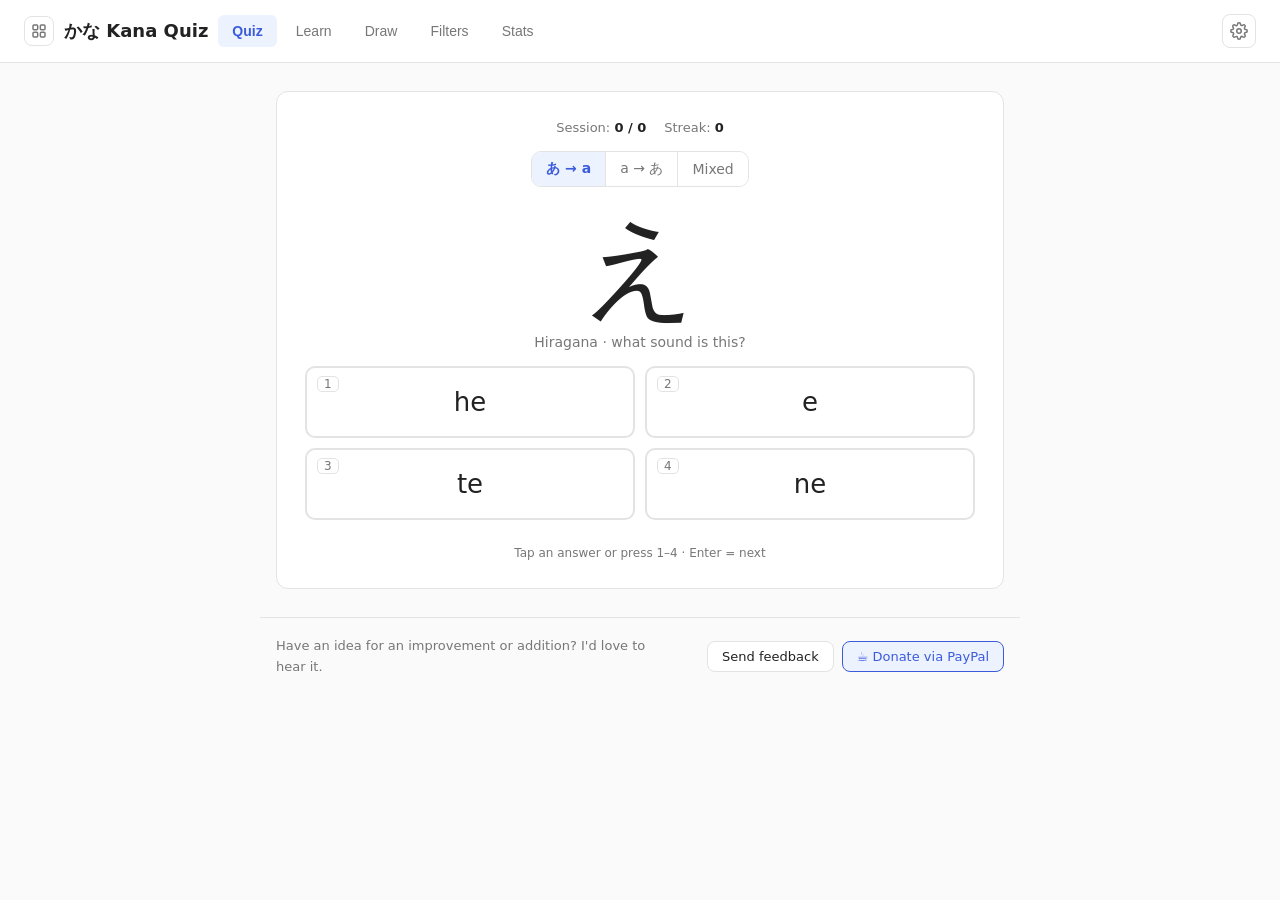
<file: kana.html>
<!DOCTYPE html>
<html lang="en">
<head>
<meta charset="UTF-8">
<meta name="viewport" content="width=device-width, initial-scale=1">
<link rel="icon" href="icon-favicon-64.png">
<link rel="apple-touch-icon" href="icon-kana-180.png">
<meta name="apple-mobile-web-app-capable" content="yes">
<meta name="mobile-web-app-capable" content="yes">
<meta name="apple-mobile-web-app-title" content="Kana">
<meta name="theme-color" content="#7048e8">
<script>(function(){var d;try{d=localStorage.getItem('jkana_dark_v1');}catch(e){}if(d==='on'||(d!=='off'&&window.matchMedia&&matchMedia('(prefers-color-scheme: dark)').matches))document.documentElement.classList.add('dark');})();</script>
<title>Hiragana &amp; Katakana Quiz</title>
<script src="tts-fix.js"></script>
<style>
  :root{
    --bg:#fafafa; --card:#fff; --text:#222; --muted:#777; --line:#e3e3e3;
    --accent:#3b5bdb; --ok:#2b8a3e; --okbg:#ebfbee; --bad:#c92a2a; --badbg:#fff5f5;
  }
  *{box-sizing:border-box}
  body{margin:0;font-family:system-ui,-apple-system,"Segoe UI",Roboto,"Noto Sans JP","Hiragino Sans",sans-serif;background:var(--bg);color:var(--text)}
  header{display:flex;align-items:center;justify-content:space-between;padding:14px 24px;border-bottom:1px solid var(--line);background:var(--card);flex-wrap:wrap;gap:10px}
  header h1{font-size:18px;margin:0;font-weight:600}
  nav button{background:none;border:none;padding:8px 14px;font-size:14px;color:var(--muted);cursor:pointer;border-radius:6px}
  nav button.active{color:var(--accent);background:#edf2ff;font-weight:600}
  .toggle{font-size:14px;color:var(--muted);display:flex;align-items:center;gap:6px;cursor:pointer}
  main{max-width:760px;margin:28px auto;padding:0 16px}
  .card{background:var(--card);border:1px solid var(--line);border-radius:12px;padding:28px}
  .hidden{display:none!important}

  /* Quiz */
  .scorebar{display:flex;gap:18px;justify-content:center;font-size:13px;color:var(--muted);margin-bottom:16px}
  .scorebar b{color:var(--text)}
  .verb{font-size:52px;text-align:center;margin:10px 0 4px;line-height:1.6}
  .meaning{text-align:center;color:var(--muted);font-size:15px}
  .target{text-align:center;margin:22px 0 18px;font-size:18px}
  .target .form{font-weight:600;color:var(--accent)}
  .target .cat{display:block;font-size:12px;color:var(--muted);margin-top:4px;text-transform:uppercase;letter-spacing:.05em}
  #answer{width:100%;font-size:28px;padding:12px 16px;border:2px solid var(--line);border-radius:10px;text-align:center;outline:none;font-family:inherit}
  #answer:focus{border-color:var(--accent)}
  #answer.ok{border-color:var(--ok);background:var(--okbg)}
  #answer.bad{border-color:var(--bad);background:var(--badbg)}
  .buttons{display:flex;gap:10px;justify-content:center;margin-top:14px}
  button.btn{font-size:14px;padding:9px 18px;border-radius:8px;border:1px solid var(--line);background:var(--card);cursor:pointer;font-family:inherit}
  button.primary{background:var(--accent);color:#fff;border-color:var(--accent)}
  .hint{text-align:center;font-size:12px;color:var(--muted);margin-top:12px}
  .feedback{margin-top:20px;padding:16px 18px;border-radius:10px;font-size:15px;line-height:1.6}
  .feedback.ok{background:var(--okbg);border:1px solid #b2f2bb}
  .feedback.bad{background:var(--badbg);border:1px solid #ffc9c9}
  .feedback .head{font-weight:600;margin-bottom:4px}
  .feedback.ok .head{color:var(--ok)} .feedback.bad .head{color:var(--bad)}
  .feedback .correct{font-size:26px;line-height:1.7}
  .feedback .rule{margin-top:8px;color:#333}
  .feedback .note{margin-top:6px;color:#8a5a00;font-size:14px}
  .pill{display:inline-block;font-size:12px;padding:1px 8px;border-radius:10px;background:#f1f3f5;color:#555;margin-left:6px;vertical-align:middle}

  ruby rt{font-size:.45em;color:var(--muted)}
  body.nofuri ruby rt{visibility:hidden}
  .rw{display:inline-flex;flex-direction:column;align-items:center;vertical-align:bottom}
  .rw .rr{display:none;font-size:clamp(11px,.38em,22px);line-height:1.3;color:var(--accent);font-family:system-ui,-apple-system,"Segoe UI",sans-serif;letter-spacing:.02em;white-space:nowrap}
  body.roma .rw .rr{display:block}
  header h1{display:flex;align-items:center;gap:10px}
  .homelink{display:inline-grid;place-items:center;width:30px;height:30px;border-radius:8px;border:1px solid var(--line);color:var(--muted);text-decoration:none;flex:none}
  @media (hover:hover){.homelink:hover{color:var(--accent);border-color:var(--accent)}}
  .listenq{display:inline-flex;align-items:center;gap:10px;font-size:20px;padding:14px 26px;border-radius:999px;border:2px solid var(--accent);
    background:var(--accentbg);color:var(--accent);cursor:pointer;font-family:inherit;margin:14px 0 6px}
  @media (hover:hover){.listenq:hover{filter:brightness(1.05)}} .listenq:active{transform:scale(.98)}
  .listenq .ico{font-size:26px;line-height:1}
  .reportline{margin-top:12px;font-size:12px;text-align:right}
  .reportline a{color:var(--muted);text-decoration:none;border-bottom:1px dotted var(--muted)}
  @media (hover:hover){.reportline a:hover{color:var(--accent);border-color:var(--accent)}}
  .homo{margin-top:6px;font-size:13px;color:var(--muted)}
  .feedback .also{font-size:13px;color:var(--muted);margin:2px 0 8px}

  /* Filters */
  h2{font-size:16px;margin:0 0 12px}
  h3{font-size:13px;margin:18px 0 8px;color:var(--muted);text-transform:uppercase;letter-spacing:.05em;font-weight:600}
  .checks{display:grid;grid-template-columns:repeat(auto-fill,minmax(220px,1fr));gap:6px 16px}
  .checks label{font-size:14px;display:flex;gap:8px;align-items:center;cursor:pointer}
  .small-links{font-size:12px;margin-left:8px;text-transform:none;letter-spacing:0}
  .small-links a{color:var(--accent);cursor:pointer;margin-left:6px}
  .poolinfo{margin-top:18px;font-size:13px;color:var(--muted)}

  /* Stats */
  table{width:100%;border-collapse:collapse;font-size:14px}
  th,td{text-align:left;padding:7px 6px;border-bottom:1px solid var(--line)}
  th{font-size:12px;color:var(--muted);font-weight:600}
  td.num{text-align:right;white-space:nowrap;font-variant-numeric:tabular-nums}
  .bar{height:6px;background:#f1f3f5;border-radius:3px;width:90px;display:inline-block;vertical-align:middle;overflow:hidden}
  .bar i{display:block;height:100%}
  .totals{display:flex;gap:30px;margin-bottom:10px}
  .totals div{font-size:13px;color:var(--muted)}
  .totals b{display:block;font-size:24px;color:var(--text)}
  .reset{margin-top:20px;font-size:12px}

  /* ---- quality-of-life additions: dark mode, audio, review / wrap-up ---- */
  :root{--accentbg:#edf2ff;--okline:#b2f2bb;--badline:#ffc9c9;--pill:#f1f3f5;--pilltext:#555;--warn:#8a5a00;--sub:#333}
  :root.dark{--bg:#15171c;--card:#1e2128;--text:#e4e6ea;--muted:#9aa0aa;--line:#353a45;--accent:#7b93f7;--ok:#69db7c;--okbg:#17301f;
    --bad:#ff8787;--badbg:#3a1d21;--accentbg:#262d48;--okline:#2b6a3a;--badline:#7a2e35;--pill:#2a2e37;--pilltext:#c8ccd3;--warn:#f0c14b;--sub:#cfd3da;color-scheme:dark}
  :root.dark button.primary{background:#4c6ef5;border-color:#4c6ef5}
  :root.dark #storeWarn{background:#3a3212!important;border-color:#6b5d1e!important;color:#f0c14b!important}
  nav button.active{background:var(--accentbg)}
  .feedback.ok{border-color:var(--okline)} .feedback.bad{border-color:var(--badline)}
  .feedback .rule{color:var(--sub)} .feedback .note{color:var(--warn)}
  .feedback .ex{border-top-color:var(--line)} .feedback .ex .en{color:var(--muted)}
  .added,.fixnote{color:var(--warn)}
  .pill{background:var(--pill);color:var(--pilltext)} .bar{background:var(--pill)}
  #answer,#listSearch{background-color:var(--card);color:var(--text)}
  button.btn:not(.primary){background-color:var(--card);color:var(--text)}
  .toggles{display:flex;gap:14px;flex-wrap:wrap}
  .modebar{display:flex;gap:8px;justify-content:center;margin:-4px 0 14px;flex-wrap:wrap}
  button.btn.small{font-size:12px;padding:5px 12px}
  button.btn.on{border-color:var(--accent);color:var(--accent);background:var(--accentbg)}
  .modeinfo{text-align:center;font-size:12px;color:var(--accent);margin:-6px 0 14px}
  .modeinfo.warn{color:var(--warn)}
  .speak{background:none;border:1px solid var(--line);border-radius:6px;cursor:pointer;font-size:13px;padding:1px 7px;color:var(--text);vertical-align:middle;font-family:inherit;line-height:1.5}
  @media (hover:hover){.speak:hover{border-color:var(--accent)}}
  #summary h2{text-align:center;font-size:20px;margin:0 0 14px}
  #summary .totals{justify-content:center;text-align:center}

  /* ---- support & feedback footer ---- */
  .sitefoot{max-width:760px;margin:8px auto 40px;padding:18px 16px 0;border-top:1px solid var(--line);
    display:flex;flex-wrap:wrap;gap:10px 20px;align-items:center;justify-content:space-between;font-size:13px;color:var(--muted)}
  .sitefoot p{margin:0;line-height:1.6;max-width:46ch}
  .sitefoot .links{display:flex;gap:8px;flex-wrap:wrap}
  .sitefoot a{display:inline-block;padding:7px 14px;border-radius:8px;border:1px solid var(--line);
    background:var(--card);color:var(--text);text-decoration:none;font-size:13px}
  @media (hover:hover){.sitefoot a:hover{border-color:var(--accent);color:var(--accent)}}
  .sitefoot a:focus-visible{outline:2px solid var(--accent);outline-offset:2px}
  .sitefoot a.donate{border-color:var(--accent);color:var(--accent);background:var(--accentbg)}
  @media (max-width:520px){.sitefoot{justify-content:center;text-align:center}}
  .verb{white-space:nowrap}  /* keep the quiz word on one line; script shrinks it to fit */
  @media (max-width:420px){main{padding:0 10px}.card{padding:22px 14px}}

  /* ---- counters quiz ---- */
  .qpic{text-align:center;margin:6px 0 2px;line-height:1.25}
  .pic{display:inline-block;font-size:34px;letter-spacing:2px;max-width:330px;word-break:break-all}
  .pic.one{font-size:56px}
  .qlabel{text-align:center;font-size:20px;margin:6px 0 4px}
  .qlabel b{font-size:26px;color:var(--accent)}
  .qlabel .en{font-size:14px;color:var(--muted)}
  .qhint{text-align:center;font-size:14px;color:var(--text);margin:4px 0 16px}
  .qhint b{font-size:20px;color:var(--accent);margin:0 4px}
  .qhint .cw{color:var(--muted);font-size:13px}
  .choices{display:grid;grid-template-columns:1fr 1fr;gap:10px;margin-top:6px}
  .choice{display:flex;align-items:center;gap:10px;padding:12px 14px;font-size:22px;border:2px solid var(--line);border-radius:10px;background:var(--card);color:var(--text);cursor:pointer;font-family:inherit;text-align:left}
  @media (hover:hover){.choice:hover:not(:disabled){border-color:var(--accent)}}
  .choice .k{font-size:12px;color:var(--muted);border:1px solid var(--line);border-radius:5px;padding:0 6px;flex:none}
  .choice .rw{align-items:flex-start}
  .choice.right{border-color:var(--ok);background:var(--okbg)}
  .choice.wrong{border-color:var(--bad);background:var(--badbg)}
  .choice:disabled{cursor:default}
  .feedback .also{font-size:13px;color:var(--muted);margin:2px 0 8px}
  /* learn tab */
  .intro{font-size:14.5px;line-height:1.6}
  .intro p{margin:0 0 10px}
  .intro ul{margin:0 0 10px;padding-left:20px}
  .intro li{margin:4px 0}
  .legend{font-size:13px;color:var(--muted);display:flex;align-items:center;gap:6px}
  .lcard{border:1px solid var(--line);border-radius:12px;padding:14px;margin:10px 0 14px}
  .lhead{display:flex;gap:12px;align-items:center;margin-bottom:10px}
  .ck{font-size:30px;width:52px;height:52px;flex:none;display:grid;place-items:center;border-radius:12px;background:var(--accentbg);color:var(--accent);font-weight:600}
  .cwhat{font-size:14px;font-weight:600}
  .cex{font-size:13px;color:var(--muted);margin-top:3px}
  .grid{display:grid;grid-template-columns:repeat(5,1fr);gap:6px}
  .grid.one{grid-template-columns:repeat(2,1fr);margin-top:6px}
  .cell{display:flex;flex-direction:column;align-items:center;gap:1px;padding:7px 2px;border:1px solid var(--line);border-radius:8px;background:var(--card);color:var(--text);cursor:pointer;font-family:inherit;min-width:0}
  @media (hover:hover){.cell:hover{border-color:var(--accent)}}
  .cell .num{font-size:12px;color:var(--muted)}
  .cell .rd{font-size:15px;white-space:nowrap}
  .cell .alt{font-size:10.5px;color:var(--muted);white-space:nowrap}
  .cell .rr{display:none;font-size:10.5px;color:var(--accent)}
  body.roma .cell .rr{display:block}
  .cell.irr{background:var(--accentbg);border-color:var(--accent)}
  .cell.irr .rd{color:var(--accent);font-weight:600}
  .cell.mini{display:inline-block;width:16px;height:12px;padding:0;cursor:default}
  .lrule{font-size:13px;color:var(--muted);margin-top:10px;line-height:1.5}
  @media (max-width:420px){ .lcard{padding:12px 8px} .cell{padding:6px 0} .cell .rd{font-size:11.5px;letter-spacing:-.02em} .cell .alt{font-size:9.5px} .grid{gap:3px} .pic{font-size:28px} .choice{font-size:19px;padding:10px} }
  @media (max-width:360px){ .grid{grid-template-columns:repeat(4,1fr)} .grid.one{grid-template-columns:repeat(2,1fr)} }

  /* ---- kana quiz ---- */
  .dirbar{display:flex;justify-content:center;gap:0;margin:0 auto 16px;border:1px solid var(--line);border-radius:10px;overflow:hidden;width:max-content;max-width:100%}
  .dirbtn{border:none;background:var(--card);color:var(--muted);padding:8px 14px;font-size:14px;cursor:pointer;font-family:inherit;border-right:1px solid var(--line)}
  .dirbtn:last-child{border-right:none}
  .dirbtn.on{background:var(--accentbg);color:var(--accent);font-weight:600}
  .qprompt{text-align:center;line-height:1.15;margin:4px 0 2px;font-family:"Noto Sans JP","Hiragino Sans","Yu Gothic",system-ui,sans-serif}
  .qprompt.kana{font-size:112px}
  .qprompt.roma{font-size:64px;font-family:system-ui,-apple-system,"Segoe UI",sans-serif;font-weight:500;letter-spacing:.02em;padding:22px 0 14px}
  .qsub{text-align:center;color:var(--muted);font-size:14px;margin-bottom:16px}
  .choices.kana .cv{font-size:44px;line-height:1.1;font-family:"Noto Sans JP","Hiragino Sans","Yu Gothic",system-ui,sans-serif}
  .choices.roma .cv{font-size:26px}
  .choice{justify-content:center;position:relative;min-height:72px}
  .choice .k{position:absolute;left:10px;top:8px}
  .feedback .ans{display:flex;align-items:center;gap:12px;flex-wrap:wrap;margin:4px 0 6px}
  .feedback .ans .big{font-size:52px;line-height:1;font-family:"Noto Sans JP","Hiragino Sans",system-ui,sans-serif}
  .feedback .ans .rom{font-size:24px;font-weight:600}
  .feedback .note,.feedback .tip{font-size:14px;margin-top:6px;line-height:1.55}
  .feedback .tip{color:var(--text)}
  .drawlink{border:1px solid var(--line);background:var(--card);color:var(--text);border-radius:8px;padding:5px 10px;font-size:13px;cursor:pointer;font-family:inherit}
  @media (hover:hover){.drawlink:hover{border-color:var(--accent)}}
  .nextrow{display:flex;justify-content:center;margin-top:14px}
  /* learn */
  .seg{display:inline-flex;border:1px solid var(--line);border-radius:10px;overflow:hidden;margin-bottom:12px}
  .segbtn{border:none;background:var(--card);color:var(--muted);padding:7px 14px;font-size:14px;cursor:pointer;font-family:inherit}
  .segbtn.on{background:var(--accentbg);color:var(--accent);font-weight:600}
  .lead{font-size:14.5px;line-height:1.6;margin:0 0 6px}
  .note2{font-size:13.5px;color:var(--muted);line-height:1.55;margin:4px 0 8px}
  .ktable{display:grid;grid-template-columns:28px repeat(var(--cols),1fr);gap:5px;margin:6px 0 4px}
  .kh{font-size:12px;color:var(--muted);display:grid;place-items:center}
  .kh.rowl{font-weight:600}
  .kc{position:relative;display:flex;flex-direction:column;align-items:center;justify-content:center;padding:6px 2px 5px;border:1px solid var(--line);border-radius:9px;background:var(--card);color:var(--text);cursor:pointer;font-family:inherit;min-width:0}
  @media (hover:hover){.kc:hover{border-color:var(--accent)}}
  .kc.empty{border:none;background:none;cursor:default}
  .kc .kg{font-size:28px;line-height:1.15;font-family:"Noto Sans JP","Hiragino Sans","Yu Gothic",system-ui,sans-serif}
  .kc .kr{font-size:12px;color:var(--muted)}
  .kc.odd{border-color:var(--accent);background:var(--accentbg)} .kc.odd .kr{color:var(--accent);font-weight:600}
  .kc .pen{position:absolute;top:1px;right:3px;font-size:11px;opacity:.55}
  @media (hover:hover){.kc .pen:hover{opacity:1}}
  /* draw */
  .drawtop{display:flex;align-items:center;justify-content:space-between;gap:10px;flex-wrap:wrap;margin-bottom:8px}
  .strip{display:flex;gap:4px;overflow-x:auto;padding:4px 2px 8px;scrollbar-width:thin;-webkit-overflow-scrolling:touch}
  .sc{flex:none;width:38px;height:38px;border:1px solid var(--line);border-radius:8px;background:var(--card);color:var(--text);font-size:20px;cursor:pointer;font-family:"Noto Sans JP","Hiragino Sans",system-ui,sans-serif}
  .sc.on{border-color:var(--accent);background:var(--accentbg);color:var(--accent)}
  .sc.done{box-shadow:inset 0 -3px 0 var(--ok)}
  .drawhead{display:flex;align-items:center;justify-content:center;gap:12px;margin:6px 0}
  .drawhead .dch{font-size:30px;font-family:"Noto Sans JP","Hiragino Sans",system-ui,sans-serif}
  .drawhead .drom{font-size:22px;font-weight:600}
  .arrow{border:1px solid var(--line);background:var(--card);color:var(--text);width:40px;height:40px;border-radius:10px;font-size:20px;cursor:pointer}
  .padwrap{display:flex;justify-content:center}
  #pad{width:min(340px,100%);aspect-ratio:1;border:1px solid var(--line);border-radius:14px;background:var(--card);touch-action:none;user-select:none;-webkit-user-select:none}
  #pad .gridl{stroke:var(--line);stroke-width:.6;stroke-dasharray:2 2}
  #pad .guide path{fill:none;stroke:var(--line);stroke-width:6;stroke-linecap:round;stroke-linejoin:round}
  :root:not(.dark) #pad .guide path{stroke:#dfe3e8}
  #pad .guide.hide{display:none}
  #pad .done path{fill:none;stroke:var(--text);stroke-width:5.5;stroke-linecap:round;stroke-linejoin:round}
  #pad .ink{fill:none;stroke:var(--accent);stroke-width:5.5;stroke-linecap:round;stroke-linejoin:round}
  #pad .startdot{fill:#2b8a3e}
  #pad .startnum{fill:#fff;font-size:5.6px;font-weight:700;text-anchor:middle;font-family:system-ui,sans-serif;pointer-events:none}
  #pad .hintpath{fill:none;stroke:#2b8a3e;stroke-opacity:.45;stroke-width:5;stroke-linecap:round;stroke-dasharray:3 4}
  #pad.shake{animation:shake .3s}
  @keyframes shake{25%{transform:translateX(-5px)}75%{transform:translateX(5px)}}
  .drawstatus{text-align:center;font-size:14px;min-height:36px;margin-top:10px;display:flex;align-items:center;justify-content:center;gap:10px;flex-wrap:wrap}
  .drawstatus.good{color:var(--ok);font-weight:600}
  .drawstatus.warn{color:var(--warn)}
  .drawtools{display:flex;justify-content:center;gap:8px;flex-wrap:wrap;margin-top:6px}
  /* filters & stats */
  .rows{display:flex;flex-wrap:wrap;gap:6px}
  .rowchip{display:inline-flex;align-items:center;gap:4px;padding:5px 10px;border:1px solid var(--line);border-radius:999px;font-size:15px;cursor:pointer}
  .rowchip.on{border-color:var(--accent);background:var(--accentbg);color:var(--accent)}
  .rowchip input{display:none}
  .heat{display:grid;grid-template-columns:repeat(auto-fill,minmax(34px,1fr));gap:4px}
  .hc{display:grid;place-items:center;height:34px;border:1px solid;border-radius:7px;font-size:17px;font-family:"Noto Sans JP","Hiragino Sans",system-ui,sans-serif;color:#222}
  :root.dark .hc{color:var(--text)}
  .legend2{font-size:12px;color:var(--muted);margin-top:8px;display:flex;align-items:center;gap:6px;flex-wrap:wrap}
  .legend2 .sw{display:inline-block;width:14px;height:12px;border:1px solid var(--line);border-radius:3px}
  @media (max-width:420px){ .qprompt.kana{font-size:96px} .kc .kg{font-size:23px} .ktable{gap:3px;grid-template-columns:22px repeat(var(--cols),1fr)} .choices.kana .cv{font-size:40px} }

  /* phones: no lingering tap highlight or 'hover' outline after tapping */
  button,a,label{-webkit-tap-highlight-color:transparent}
  .lchart{display:grid;gap:7px;margin:4px 0 12px}
  .lrow{display:grid;grid-template-columns:104px 1fr auto;align-items:center;gap:10px;font-size:13px}
  .llab{font-weight:600}
  .lbar{display:flex;height:12px;border-radius:6px;background:var(--pill);overflow:hidden}
  .lbar i{display:block;height:100%}
  .lbar .la{background:var(--ok)} .lbar .lb{background:#ffd43b}
  .lnum{font-variant-numeric:tabular-nums;color:var(--muted);min-width:52px;text-align:right}

  /* ---- settings tucked behind the gear button; compact header on phones ---- */
  .gearbtn{display:inline-grid;place-items:center;width:34px;height:34px;border-radius:8px;border:1px solid var(--line);background:var(--card);color:var(--muted);cursor:pointer;flex:none;margin-left:auto;padding:0}
  .gearbtn[aria-expanded="true"]{color:var(--accent);border-color:var(--accent);background:var(--accentbg)}
  .settings{flex-basis:100%;padding:10px 2px 2px;border-top:1px solid var(--line)}
  .settings.closed{display:none}
  @media (max-width:640px){
    header{display:grid;grid-template-columns:1fr auto;align-items:center;padding:10px 14px;gap:6px 8px}
    header h1{grid-column:1;font-size:16px;min-width:0}
    .gearbtn{grid-column:2;grid-row:1}
    header nav{grid-column:1/-1;display:flex;overflow-x:auto;margin:0 -6px}
    nav button{padding:7px 10px}
    .settings{grid-column:1/-1}
    main{margin-top:16px}
  }
  /* ---- typing on a phone: leave room to scroll the question to the top of the screen ---- */
  body.kbd{padding-bottom:70vh}
</style>
</head>
<body>
<header>
  <h1><a class="homelink" href="./" title="All apps" aria-label="All apps"><svg viewBox="0 0 24 24" width="16" height="16" fill="none" stroke="currentColor" stroke-width="2.2" stroke-linecap="round" stroke-linejoin="round" aria-hidden="true"><rect x="3" y="3" width="7" height="7" rx="1.5"/><rect x="14" y="3" width="7" height="7" rx="1.5"/><rect x="3" y="14" width="7" height="7" rx="1.5"/><rect x="14" y="14" width="7" height="7" rx="1.5"/></svg></a>かな Kana Quiz</h1>
  <nav>
    <button data-tab="quiz" class="active">Quiz</button>
    <button data-tab="learn">Learn</button>
    <button data-tab="draw">Draw</button>
    <button data-tab="filters">Filters</button>
    <button data-tab="stats">Stats</button>
  </nav>
  <button type="button" class="gearbtn" id="gearBtn" aria-label="Settings" aria-expanded="false" aria-controls="settingsPanel" title="Settings"><svg viewBox="0 0 24 24" width="18" height="18" fill="none" stroke="currentColor" stroke-width="2" stroke-linecap="round" stroke-linejoin="round" aria-hidden="true"><circle cx="12" cy="12" r="3"/><path d="M19.4 15a1.65 1.65 0 0 0 .33 1.82l.06.06a2 2 0 1 1-2.83 2.83l-.06-.06a1.65 1.65 0 0 0-1.82-.33 1.65 1.65 0 0 0-1 1.51V21a2 2 0 1 1-4 0v-.09a1.65 1.65 0 0 0-1-1.51 1.65 1.65 0 0 0-1.82.33l-.06.06a2 2 0 1 1-2.83-2.83l.06-.06a1.65 1.65 0 0 0 .33-1.82 1.65 1.65 0 0 0-1.51-1H3a2 2 0 1 1 0-4h.09a1.65 1.65 0 0 0 1.51-1 1.65 1.65 0 0 0-.33-1.82l-.06-.06a2 2 0 1 1 2.83-2.83l.06.06a1.65 1.65 0 0 0 1.82.33H9a1.65 1.65 0 0 0 1-1.51V3a2 2 0 1 1 4 0v.09a1.65 1.65 0 0 0 1 1.51 1.65 1.65 0 0 0 1.82-.33l.06-.06a2 2 0 1 1 2.83 2.83l-.06.06a1.65 1.65 0 0 0-.33 1.82V9a1.65 1.65 0 0 0 1.51 1H21a2 2 0 1 1 0 4h-.09a1.65 1.65 0 0 0-1.51 1z"/></svg></button>
  <div class="toggles settings closed" id="settingsPanel">
    <label class="toggle"><input type="checkbox" id="darkToggle"> Dark mode</label>
    <label class="toggle" title="Read each character aloud after you answer"><input type="checkbox" id="autoToggle"> Auto-play audio</label>
  </div>
</header>
<main>
  <section id="tab-quiz" class="card">
    <div id="storeWarn" class="hidden" style="font-size:12px;color:var(--warn);background:var(--pill);border:1px solid var(--line);border-radius:8px;padding:8px 12px;margin-bottom:14px;text-align:center">This viewer blocks saving, so lifetime stats won't persist.</div>
    <div class="scorebar"><span>Session: <b id="sScore">0 / 0</b></span><span>Streak: <b id="sStreak">0</b></span></div>
    <div class="dirbar" role="group" aria-label="Direction">
      <button type="button" class="dirbtn" data-dir="k2r">あ → a</button>
      <button type="button" class="dirbtn" data-dir="r2k">a → あ</button>
      <button type="button" class="dirbtn" data-dir="mix">Mixed</button>
    </div>
    <div id="quizBody">
      <div class="qprompt" id="qPrompt"></div>
      <div class="qsub" id="qSub"></div>
      <div class="choices" id="choices"></div>
      <div id="feedback"></div>
      <div class="nextrow"><button class="btn primary hidden" id="nextBtn">Next →</button></div>
      <div class="hint">Tap an answer or press 1–4 · Enter = next</div>
    </div>
    <div id="emptyPool" class="hidden" style="text-align:center;color:var(--muted)">No characters selected. Pick at least one row or set on the Filters tab.</div>
  </section>
  <section id="tab-learn" class="card hidden"><h2>Hiragana &amp; katakana</h2><div id="learnBody"></div></section>
  <section id="tab-draw" class="card hidden">
    <h2>Practice writing</h2>
    <div class="drawtop"><div class="seg" id="drawSeg"></div></div>
    <div class="strip" id="drawStrip"></div>
    <div class="drawhead"><button type="button" class="arrow" id="drawPrev" aria-label="Previous character">‹</button><div id="drawRom"></div><button type="button" class="arrow" id="drawNextBtn" aria-label="Next character">›</button></div>
    <div class="padwrap"><svg id="pad" viewBox="0 0 109 109" aria-label="Drawing area"></svg></div>
    <div class="drawstatus" id="drawStatus"></div>
    <div class="drawtools">
      <button type="button" class="btn small" id="drawWatch">▶ Watch stroke order</button>
      <button type="button" class="btn small" id="drawReset">↺ Start over</button>
      <button type="button" class="btn small" id="drawMemory">🙈 From memory</button>
    </div>
    <div class="hint">Trace each stroke in order, starting at the green dot. Stroke-order data from KanjiVG (CC BY-SA 3.0).</div>
  </section>
  <section id="tab-filters" class="card hidden"><h2>Filters</h2><div id="filterBody"></div><div class="poolinfo" id="poolInfo"></div></section>
  <section id="tab-stats" class="card hidden"><h2>Stats</h2><div id="statsBody"></div>
    <h3>Sync between devices</h3>
    <div style="font-size:13px;color:var(--muted);margin-bottom:8px"><b>Tip:</b> the <a href="./#sync">home page</a> backs up and restores all quizzes at once. Export a file here, open the quiz on another computer or phone, and import it there. Results are combined without double-counting.</div>
    <div class="buttons" style="justify-content:flex-start;margin-top:0">
      <button class="btn" id="exportBtn">Export progress</button>
      <button class="btn" id="importBtn">Import progress</button>
      <input type="file" id="importFile" accept=".json,application/json" class="hidden">
    </div>
    <div id="syncMsg" style="font-size:13px;margin-top:8px"></div>
    <div id="syncInfo" style="font-size:12px;color:var(--muted);margin-top:6px"></div>
    <button class="btn reset" id="resetBtn">Reset lifetime stats</button></section>
</main>
<footer class="sitefoot">
  <p>Have an idea for an improvement or addition? I'd love to hear it.</p>
  <div class="links">
    <a href="mailto:support.kohikori@gmail.com?subject=Feedback:%20Kana%20Quiz">Send feedback</a>
    <a class="donate" href="https://paypal.me/kohikori" target="_blank" rel="noopener">☕ Donate via PayPal</a>
  </div>
</footer>
<script>
/* Kana list + stroke-order paths. Stroke data: KanjiVG, © Ulrich Apel, CC BY-SA 3.0 (kanjivg.tagaini.net) */
const KANA = {"items":[{"h":"あ","k":"ア","r":"a","set":"basic","row":"a","col":0},{"h":"い","k":"イ","r":"i","set":"basic","row":"a","col":1},{"h":"う","k":"ウ","r":"u","set":"basic","row":"a","col":2},{"h":"え","k":"エ","r":"e","set":"basic","row":"a","col":3},{"h":"お","k":"オ","r":"o","set":"basic","row":"a","col":4},{"h":"か","k":"カ","r":"ka","set":"basic","row":"k","col":0},{"h":"き","k":"キ","r":"ki","set":"basic","row":"k","col":1},{"h":"く","k":"ク","r":"ku","set":"basic","row":"k","col":2},{"h":"け","k":"ケ","r":"ke","set":"basic","row":"k","col":3},{"h":"こ","k":"コ","r":"ko","set":"basic","row":"k","col":4},{"h":"さ","k":"サ","r":"sa","set":"basic","row":"s","col":0},{"h":"し","k":"シ","r":"shi","set":"basic","row":"s","col":1},{"h":"す","k":"ス","r":"su","set":"basic","row":"s","col":2},{"h":"せ","k":"セ","r":"se","set":"basic","row":"s","col":3},{"h":"そ","k":"ソ","r":"so","set":"basic","row":"s","col":4},{"h":"た","k":"タ","r":"ta","set":"basic","row":"t","col":0},{"h":"ち","k":"チ","r":"chi","set":"basic","row":"t","col":1},{"h":"つ","k":"ツ","r":"tsu","set":"basic","row":"t","col":2},{"h":"て","k":"テ","r":"te","set":"basic","row":"t","col":3},{"h":"と","k":"ト","r":"to","set":"basic","row":"t","col":4},{"h":"な","k":"ナ","r":"na","set":"basic","row":"n","col":0},{"h":"に","k":"ニ","r":"ni","set":"basic","row":"n","col":1},{"h":"ぬ","k":"ヌ","r":"nu","set":"basic","row":"n","col":2},{"h":"ね","k":"ネ","r":"ne","set":"basic","row":"n","col":3},{"h":"の","k":"ノ","r":"no","set":"basic","row":"n","col":4},{"h":"は","k":"ハ","r":"ha","set":"basic","row":"h","col":0},{"h":"ひ","k":"ヒ","r":"hi","set":"basic","row":"h","col":1},{"h":"ふ","k":"フ","r":"fu","set":"basic","row":"h","col":2},{"h":"へ","k":"ヘ","r":"he","set":"basic","row":"h","col":3},{"h":"ほ","k":"ホ","r":"ho","set":"basic","row":"h","col":4},{"h":"ま","k":"マ","r":"ma","set":"basic","row":"m","col":0},{"h":"み","k":"ミ","r":"mi","set":"basic","row":"m","col":1},{"h":"む","k":"ム","r":"mu","set":"basic","row":"m","col":2},{"h":"め","k":"メ","r":"me","set":"basic","row":"m","col":3},{"h":"も","k":"モ","r":"mo","set":"basic","row":"m","col":4},{"h":"や","k":"ヤ","r":"ya","set":"basic","row":"y","col":0},{"h":"ゆ","k":"ユ","r":"yu","set":"basic","row":"y","col":2},{"h":"よ","k":"ヨ","r":"yo","set":"basic","row":"y","col":4},{"h":"ら","k":"ラ","r":"ra","set":"basic","row":"r","col":0},{"h":"り","k":"リ","r":"ri","set":"basic","row":"r","col":1},{"h":"る","k":"ル","r":"ru","set":"basic","row":"r","col":2},{"h":"れ","k":"レ","r":"re","set":"basic","row":"r","col":3},{"h":"ろ","k":"ロ","r":"ro","set":"basic","row":"r","col":4},{"h":"わ","k":"ワ","r":"wa","set":"basic","row":"w","col":0},{"h":"を","k":"ヲ","r":"wo","set":"basic","row":"w","col":4},{"h":"ん","k":"ン","r":"n","set":"basic","row":"nn","col":0},{"h":"が","k":"ガ","r":"ga","set":"dakuten","row":"g","col":0},{"h":"ぎ","k":"ギ","r":"gi","set":"dakuten","row":"g","col":1},{"h":"ぐ","k":"グ","r":"gu","set":"dakuten","row":"g","col":2},{"h":"げ","k":"ゲ","r":"ge","set":"dakuten","row":"g","col":3},{"h":"ご","k":"ゴ","r":"go","set":"dakuten","row":"g","col":4},{"h":"ざ","k":"ザ","r":"za","set":"dakuten","row":"z","col":0},{"h":"じ","k":"ジ","r":"ji","set":"dakuten","row":"z","col":1},{"h":"ず","k":"ズ","r":"zu","set":"dakuten","row":"z","col":2},{"h":"ぜ","k":"ゼ","r":"ze","set":"dakuten","row":"z","col":3},{"h":"ぞ","k":"ゾ","r":"zo","set":"dakuten","row":"z","col":4},{"h":"だ","k":"ダ","r":"da","set":"dakuten","row":"d","col":0},{"h":"ぢ","k":"ヂ","r":"ji","set":"dakuten","row":"d","col":1},{"h":"づ","k":"ヅ","r":"zu","set":"dakuten","row":"d","col":2},{"h":"で","k":"デ","r":"de","set":"dakuten","row":"d","col":3},{"h":"ど","k":"ド","r":"do","set":"dakuten","row":"d","col":4},{"h":"ば","k":"バ","r":"ba","set":"dakuten","row":"b","col":0},{"h":"び","k":"ビ","r":"bi","set":"dakuten","row":"b","col":1},{"h":"ぶ","k":"ブ","r":"bu","set":"dakuten","row":"b","col":2},{"h":"べ","k":"ベ","r":"be","set":"dakuten","row":"b","col":3},{"h":"ぼ","k":"ボ","r":"bo","set":"dakuten","row":"b","col":4},{"h":"ぱ","k":"パ","r":"pa","set":"handakuten","row":"p","col":0},{"h":"ぴ","k":"ピ","r":"pi","set":"handakuten","row":"p","col":1},{"h":"ぷ","k":"プ","r":"pu","set":"handakuten","row":"p","col":2},{"h":"ぺ","k":"ペ","r":"pe","set":"handakuten","row":"p","col":3},{"h":"ぽ","k":"ポ","r":"po","set":"handakuten","row":"p","col":4},{"h":"きゃ","k":"キャ","r":"kya","set":"combo","row":"ky","col":0},{"h":"きゅ","k":"キュ","r":"kyu","set":"combo","row":"ky","col":1},{"h":"きょ","k":"キョ","r":"kyo","set":"combo","row":"ky","col":2},{"h":"しゃ","k":"シャ","r":"sha","set":"combo","row":"sh","col":0},{"h":"しゅ","k":"シュ","r":"shu","set":"combo","row":"sh","col":1},{"h":"しょ","k":"ショ","r":"sho","set":"combo","row":"sh","col":2},{"h":"ちゃ","k":"チャ","r":"cha","set":"combo","row":"ch","col":0},{"h":"ちゅ","k":"チュ","r":"chu","set":"combo","row":"ch","col":1},{"h":"ちょ","k":"チョ","r":"cho","set":"combo","row":"ch","col":2},{"h":"にゃ","k":"ニャ","r":"nya","set":"combo","row":"ny","col":0},{"h":"にゅ","k":"ニュ","r":"nyu","set":"combo","row":"ny","col":1},{"h":"にょ","k":"ニョ","r":"nyo","set":"combo","row":"ny","col":2},{"h":"ひゃ","k":"ヒャ","r":"hya","set":"combo","row":"hy","col":0},{"h":"ひゅ","k":"ヒュ","r":"hyu","set":"combo","row":"hy","col":1},{"h":"ひょ","k":"ヒョ","r":"hyo","set":"combo","row":"hy","col":2},{"h":"みゃ","k":"ミャ","r":"mya","set":"combo","row":"my","col":0},{"h":"みゅ","k":"ミュ","r":"myu","set":"combo","row":"my","col":1},{"h":"みょ","k":"ミョ","r":"myo","set":"combo","row":"my","col":2},{"h":"りゃ","k":"リャ","r":"rya","set":"combo","row":"ry","col":0},{"h":"りゅ","k":"リュ","r":"ryu","set":"combo","row":"ry","col":1},{"h":"りょ","k":"リョ","r":"ryo","set":"combo","row":"ry","col":2},{"h":"ぎゃ","k":"ギャ","r":"gya","set":"combo","row":"gy","col":0},{"h":"ぎゅ","k":"ギュ","r":"gyu","set":"combo","row":"gy","col":1},{"h":"ぎょ","k":"ギョ","r":"gyo","set":"combo","row":"gy","col":2},{"h":"じゃ","k":"ジャ","r":"ja","set":"combo","row":"j","col":0},{"h":"じゅ","k":"ジュ","r":"ju","set":"combo","row":"j","col":1},{"h":"じょ","k":"ジョ","r":"jo","set":"combo","row":"j","col":2},{"h":"びゃ","k":"ビャ","r":"bya","set":"combo","row":"by","col":0},{"h":"びゅ","k":"ビュ","r":"byu","set":"combo","row":"by","col":1},{"h":"びょ","k":"ビョ","r":"byo","set":"combo","row":"by","col":2},{"h":"ぴゃ","k":"ピャ","r":"pya","set":"combo","row":"py","col":0},{"h":"ぴゅ","k":"ピュ","r":"pyu","set":"combo","row":"py","col":1},{"h":"ぴょ","k":"ピョ","r":"pyo","set":"combo","row":"py","col":2}],"paths":{"あ":["M31.0,33c0.8,0.8,2.7,1.8,5.2,1.7c8.6-0.2,20-2.1,29.5-4.2c1.5-0.3,4.6-0.8,6.6-0.5","M49.7,17.6c0.8,1,1.8,3.2,1.3,5.2c-3.7,16.7-6.2,38.1-5.1,53.6c0.4,5.7,1.8,10.8,3.3,13.6","M65.6,44.1c0.7,1.1,1.1,4.3,0.5,6.1c-4.6,12.2-11.2,23.7-25.3,35.7c-6.8,5.8-15.8,3.7-16.2-8.3c-0.3-10.8,13.3-23.1,32.3-26.7c12.4-2.3,27,1.3,30.5,12.7c4.0,13.1-3.7,26.3-20.8,30.4"],"い":["M21.5,29.6c2.0,2.1,2.6,4.6,2.1,7.4c-3.0,19.1-1.0,32.0,7.9,41.4c6.1,6.4,6.2,3.1,7.0-5.2","M72.9,36.5c9.4,8.0,17.7,18.8,18.4,33.8"],"う":["M42,15.5c5.6,2.1,9.6,3,12.8,3c8.2,0,8,1.1-0.3,5.5","M33,42.3c2.1,1.1,4.1,2.8,8.5,1.3c4.3-1.5,12.7-7.1,18.5-7c5.7,0.1,10.2,5,10.2,18c0,15.4-8.2,30.2-24.3,41.2"],"え":["M40.5,13.2c5.6,2.1,10,3,14.1,3c8.2,0,8,1.1-0.3,5.5","M32.5,45.1c1.8,1.2,4.5,1.7,7.3,0.6c3.2-1.2,17-7.8,21.2-9.8c4.2-2,8.3,0.0,4.3,4.6c-12.2,14.2-27.2,31.5-39.5,44.4c-3.2,3.4-0.5,3.5,1.5,1.3c13.5-14.1,18.1-20.1,23.6-20.1c7.1,0,3.5,16.7,6.7,22.3c3.2,5.6,19.1,3.7,26.1,2.1"],"お":["M22.8,35.1c1.3,1,3.6,2.3,6,2.1c2.3-0.2,19.6-5.1,21.1-5.7c1.5-0.6,4-1.2,5.8-2","M41.5,16.1c2.2,1,3.5,4.3,3.1,7.3c-2.5,16.1-3.3,45.5-2.2,58.3c0.7,8.6-0.6,10.4-7.1,7.1c-5.1-2.6-13.7-8-13.7-12.3c0-7.5,24.3-23.6,44.7-23.6c17.2,0,25,8.2,25,17.2c0,8.2-9.3,18.8-26.7,21","M73,22.1c5.3,2.6,8.8,5.8,10.6,8.2c2.2,3.0,0.3,4.5-1.1,5"],"か":["M24.6,38.6c1.8,1.6,4.6,2.3,8.6,1c25.5-8.5,29.5-4.1,29.5,7.6c0,9.3-1.2,17.4-4.2,25.2c-7.6,19.7-10.8,17.3-16.1,10.8","M48.5,17.5c1,1.3,1.2,4.7,0.5,7.1c-5,15.2-18.0,40.9-19.6,43.8c-3.1,5.7-6.3,11.8-9.3,16.2","M77.3,31.6c7.5,6.8,13.2,15.7,15,24.8"],"が":["M24.6,38.6c1.8,1.6,4.6,2.3,8.6,1c25.5-8.5,29.5-4.1,29.5,7.6c0,9.3-1.2,17.4-4.2,25.2c-7.6,19.7-10.8,17.3-16.1,10.8","M48.5,17.5c1,1.3,1.2,4.7,0.5,7.1c-5,15.2-18.0,40.9-19.6,43.8c-3.1,5.7-6.3,11.8-9.3,16.2","M77.3,31.6c7.5,6.8,13.2,15.7,15,24.8","M80.5,18.2c2.7,1.7,6,5.3,7.7,8.5","M86.8,13.3c3.0,1.5,6.6,4.8,8.6,7.6"],"き":["M30.5,30.2c1.8,0.7,4.6,1.0,5.8,0.8c6.7-1,22.2-4.5,26.5-6c2.1-0.7,3.5-1.2,4.8-2.1","M36.2,48.7c2.0,0.8,4.9,1.2,6.2,0.9c7.2-1.1,23.8-5.0,28.3-6.7c2.3-0.8,3.7-1.4,5.2-2.4","M42,14.1c1.5,0.8,3.1,2.9,4,5.1c5.5,13.7,16,29.2,26.3,40.7c7.6,8.4,9.1,9.3-6,3.8","M33.7,83.2c10.6,9.7,27.2,8.6,38.1,5"],"ぎ":["M30.5,30.5c1.8,0.7,4.6,1.0,5.8,0.8c6.7-1,22.2-4.5,26.5-6c2.1-0.7,3.5-1.2,4.8-2.1","M36.2,48.9c2.0,0.8,4.9,1.2,6.2,0.9c7.2-1.1,23.8-5.0,28.3-6.7c2.3-0.8,3.7-1.4,5.2-2.4","M42,14.3c1.5,0.8,3.1,2.9,4,5.1c5.5,13.7,16,29.2,26.3,40.7c7.6,8.4,9.1,9.3-6,3.8","M33.7,83.5c10.6,9.7,27.2,8.6,38.1,5","M77.3,19c2.7,1.7,6,5.3,7.7,8.5","M83.7,14.1c3.0,1.5,6.6,4.8,8.6,7.6"],"く":["M60.6,15c0.5,1.6,0.3,5.4-1,7.3c-6.7,9.6-14.3,19.0-18.6,24.5c-4,5-3.7,7.0-0.8,11c5.5,7.5,12.7,18.7,17.6,27.2c1.4,2.5,2.7,4.7,4.5,8.6"],"ぐ":["M60.6,15c0.5,2.1,0.7,5-1,7.3c-6.9,9.4-14.2,19.0-18.6,24.5c-4,5-3.7,7.0-0.8,11c5.5,7.5,12.7,18.7,17.6,27.2c1.4,2.5,2.7,4.7,4.5,8.6","M73.5,30c2.7,1.7,6,5.3,7.7,8.5","M79.9,25.1c3.0,1.5,6.6,4.8,8.6,7.6"],"け":["M24.6,19.7c1.2,1.5,2.6,3.7,2.1,6.3c-3,15.8-6.5,29.5-4.8,44.6c2.0,18.8,2.2,4.7,6.7-3.5","M53.6,38.6c2.1,1.3,4.2,1.8,6.8,1.5c8.2-1.2,15.3-2.5,20.6-4c2.7-0.7,5.2-1.1,6.8-1.1","M71.6,14.3c2.1,1.3,2.8,3.3,2.8,5.1c0,11.6,0.1,20.3,0.1,30.1c0,20.7-0.6,30.8-12.5,42.2"],"げ":["M24.9,20.2c1.2,1.5,2.3,3.7,1.8,6.3c-3,15.8-6.5,29.5-4.8,44.6c2.0,18.8,2.2,4.7,6.7-3.5","M53.6,39.1c2.1,1.3,4.2,1.8,6.8,1.5c8.2-1.2,15.3-2.5,20.6-4c2.7-0.7,5.2-1.1,6.8-1.1","M71.6,14.6c2.1,1.3,2.8,3.6,2.8,5.3c0,11.6,0.1,20.3,0.1,30.1c0,20.7-0.6,30.8-12.5,42.2","M86.1,13c2.7,1.7,6,5.3,7.7,8.5","M92.5,8.1c3.0,1.5,6.6,4.8,8.6,7.6"],"こ":["M34.7,26.7c1.1,0.8,2.9,2.0,6,1.5c7.6-1.2,14.1-2.5,22.3-2.6c15.5-0.1,5.8,5-5.7,9","M30,68.1c2.2,14.5,15.2,17.9,31,16.7c6.5-0.5,11.8-1.2,17.6-2.8"],"ご":["M34.7,27c1.1,0.8,2.9,2.0,6,1.5c7.6-1.2,14.1-2.5,22.3-2.6c15.5-0.1,5.8,5-5.7,9","M30,68.3c2.2,14.5,15.2,17.9,31,16.7c6.5-0.5,11.8-1.2,17.6-2.8","M80.3,16.2c2.7,1.7,6,5.3,7.7,8.5","M86.7,11.3c3.0,1.5,6.6,4.8,8.6,7.6"],"さ":["M27,38.9c2.4,1.3,5.3,1.4,8.3,1.0c8.7-1.2,28.6-7.7,34.1-10.4c2.7-1.3,3.7-1.9,6.2-3.5","M41.5,13.8c1.5,0.8,3.6,2.9,4.5,5.1c5.5,13.7,15.2,27.6,26.8,39.5c7.9,8.1,6.3,10-6,3.1","M35.2,80.5c4.5,11.7,20.8,12.5,38.3,7.5"],"ざ":["M27,39.1c2.4,1.3,5.3,1.4,8.3,1.0c8.7-1.2,28.6-8.0,34.1-10.6c2.7-1.3,3.7-1.9,6.2-3.5","M41.5,14.1c1.5,0.8,3.6,2.9,4.5,5.1c5.5,13.7,15.2,27.6,26.8,39.5c7.9,8.1,6.3,10-6,3.1","M35.2,80.7c4.5,11.7,20.8,12.5,38.3,7.5","M79.8,14.2c2.7,1.7,6,5.3,7.7,8.5","M86.2,9.3c3.0,1.5,6.6,4.8,8.6,7.6"],"し":["M39.1,17.5c1.2,3.1,0.9,6.7,0.3,10.2c-2.1,13.5-3,26.5-3,39.1c0,27.3,19.8,30.1,45.5,17.2"],"じ":["M39.1,17.2c1.2,3.1,0.9,6.7,0.3,10.2c-2.1,13.5-3,26.5-3,39.1c0,27.3,19.8,30.1,45.5,17.2","M64.2,27c2.7,1.7,6,5.3,7.7,8.5","M70.6,22.1c3.0,1.5,6.6,4.8,8.6,7.6"],"す":["M15.5,37.1c2.8,2.1,6.9,1.5,12.7,0.2c16.1-3.5,36.1-5.3,46.6-6.5c7-0.7,11.8-0.6,17.7,0.1","M57.6,13.3c2,1.5,2.7,3.2,2.7,5.8c0,10.3,0,35.1,0,40.7c0,14.6-15.6,16.3-15.6,1.7c0-14.2,18-14.1,18,6.3c0,13.2-7.7,21.5-16,28.3"],"ず":["M15.5,37.1c2.8,2.1,6.9,1.5,12.7,0.2c16.1-3.5,36.1-5.3,46.6-6.5c7-0.7,11.8-0.6,17.7,0.1","M57.6,13.3c2,1.5,2.7,3.2,2.7,5.8c0,10.3,0,35.1,0,40.7c0,14.6-15.6,16.3-15.6,1.7c0-14.2,18-14.1,18,6.3c0,13.2-7.7,21.5-16,28.3","M77,13c2.7,1.7,6,5.3,7.7,8.5","M83.3,8.1c3.0,1.5,6.6,4.8,8.6,7.6"],"せ":["M16.5,49.9c2.8,2.4,6.8,1.5,12.7,0.5c19-3.3,33-5.7,47.1-7.6c6.9-0.9,11.8-1.2,17.7-0.3","M69.7,17.7c2,1.5,2.7,3.2,2.7,5.8c0,10.3,0,17.8,0,23.5c0,25.6-5.7,23.2-11.8,19","M35.6,26.2c2,1.5,2.7,3.2,2.7,5.8c0,10.3,0,28.3,0,34c0,14.5,6.3,19.5,20.1,19.5c10.2,0,13.7,0.0,22.6-1.6"],"ぜ":["M16.5,49.9c2.8,2.4,6.8,1.5,12.7,0.5c19-3.3,32.5-5.3,47.1-7.6c6.9-1.1,11.8-1.2,17.7-0.3","M69.7,17.7c2,1.5,2.7,3.2,2.7,5.8c0,10.3,0,17.8,0,23.5c0,25.6-5.7,23.2-11.8,19","M35.6,26.2c2,1.5,2.7,3.2,2.7,5.8c0,10.3,0,28.3,0,34c0,14.5,6.3,19.5,20.1,19.5c10.2,0,13.7,0.0,22.6-1.6","M84.5,17.2c2.7,1.7,6,5.3,7.7,8.5","M90.8,12.3c3.0,1.5,6.6,4.8,8.6,7.6"],"そ":["M38.4,22c1.8,1.2,4.9,1.0,7.5,0.3c6.5-1.7,13.2-3.7,19.3-5.3c4.6-1.2,7.1,2.0,3.6,5.2c-12.1,10.8-31.1,24.4-40,30.2c-6.2,4.1-5.8,5.7,1.3,3.8c17.0-4.4,35.9-8.6,50.1-10.3c9.3-1.1,9.6,0.1,0.5,1.3c-15.8,2.1-34.3,14.2-34.3,26.5c0,12.8,11.6,20.3,31.5,16.6"],"ぞ":["M38.4,22c1.8,1.2,4.9,1.0,7.5,0.3c6.5-1.7,13.2-3.7,19.3-5.3c4.6-1.2,7.1,2.0,3.6,5.2c-12.1,10.8-31.1,24.4-40,30.2c-6.2,4.1-5.8,5.7,1.3,3.8c17.0-4.4,35.9-8.6,50.1-10.3c9.3-1.1,9.6,0.1,0.5,1.3c-15.8,2.1-34.3,14.2-34.3,26.5c0,12.8,11.6,20.3,31.5,16.6","M81.7,26.7c2.7,1.7,6,5.3,7.7,8.5","M88.1,21.8c3.0,1.5,6.6,4.8,8.6,7.6"],"た":["M24.3,35.3c1.3,0.6,3.8,1.5,6.3,1.1c6.5-1,16.2-2.8,24.8-4.7c2.6-0.5,5.3-1.5,7.6-2.3","M45,16.8c0.7,1.2,0.8,3.6,0.3,5.2c-6.3,20.9-12.7,36.3-18.8,52.3c-1.3,3.5-4.7,11.7-6,14.6","M56.3,53.2c12.3-2.7,18.2-3.7,23.6-3.1c15.1,1.6-1.1,2.2-4.2,4.8","M54.1,82.2c4.3,7,14.2,8.1,34.5,5.6"],"だ":["M24.3,35.3c1.3,0.6,3.8,1.5,6.3,1.1c6.5-1,16.2-2.8,24.8-4.7c2.6-0.5,5.3-1.5,7.6-2.3","M45,16.8c0.7,1.2,0.8,3.6,0.3,5.2c-6.3,20.9-12.7,36.3-18.8,52.3c-1.3,3.5-4.7,11.7-6,14.6","M56.3,53.2c12.3-2.7,18.2-3.7,23.6-3.1c15.1,1.6-1.1,2.2-4.2,4.8","M54.1,82.2c4.3,7,14.2,8.1,34.5,5.6","M76,22.5c2.7,1.7,6,5.3,7.7,8.5","M82.3,17.6c3.0,1.5,6.6,4.8,8.6,7.6"],"ち":["M24.5,32.6c1.3,0.6,3.8,1.5,6.3,1.1c6.5-1,18.2-4.1,26.8-6c2.6-0.5,5.3-1.5,7.6-2.3","M45.6,15.6c0.7,1.2,0.7,3.5,0.3,5.2c-3,15-4.2,22.5-8.3,38.6c-3.2,12.6-5.3,11.1,3.6,4.3c8.2-6.2,19.7-9.5,28.5-9.5c8.6,0,14.5,5.8,14.5,14.5c-0.1,13.5-16.5,20.6-29.8,23.2"],"ぢ":["M24.5,32.8c1.3,0.6,3.8,1.5,6.3,1.1c6.5-1,18.2-4.1,26.8-6c2.6-0.5,5.3-1.5,7.6-2.3","M45.6,15.8c0.7,1.2,0.7,3.5,0.3,5.2c-3,15-4.2,22.5-8.3,38.6c-3.2,12.6-5.3,11.1,3.6,4.3c8.2-6.2,19.7-9.5,28.5-9.5c8.6,0,14.5,5.8,14.5,14.5c-0.1,13.5-16.5,20.6-29.8,23.2","M74.6,21.7c2.7,1.7,6,5.3,7.7,8.5","M81,16.8c3.0,1.5,6.6,4.8,8.6,7.6"],"つ":["M14,44.7c1.8,1.6,4.6,2.0,8.1,0.6c17.8-7.6,30-11.1,44.8-10.8c12.5,0.2,22.9,7.1,22.8,19.1c-0.1,18.7-24.7,28.7-45.0,32.0"],"づ":["M14,44.7c1.8,1.6,4.6,2.0,8.1,0.6c17.8-7.6,30-11.1,44.8-10.8c12.5,0.2,22.9,7.1,22.8,19.1c-0.1,18.7-24.7,28.7-45.0,32.0","M81,18c2.7,1.7,6,5.3,7.7,8.5","M87.3,13.1c3.0,1.5,6.6,4.8,8.6,7.6"],"て":["M20.5,26.3c1.8,1.6,4.4,1.9,8.1,1.3c21.7-3.5,33-5.1,50.1-8.3c12.3-2.3,13-0.8,0.3,1.3c-17.8,3.1-33.7,19.1-33.7,37.6c0,20.5,17.9,30.2,35.1,30.2"],"で":["M20.5,26.3c1.8,1.6,4.4,1.9,8.1,1.3c21.7-3.5,33-5.1,50.1-8.3c12.3-2.3,13-0.8,0.3,1.3c-17.8,3.1-33.7,19.1-33.7,37.6c0,20.5,17.9,30.2,35.1,30.2","M75,41.7c2.7,1.7,6,5.3,7.7,8.5","M81.3,36.8c3.0,1.5,6.6,4.8,8.6,7.6"],"と":["M35.5,18.3c1.7,0.7,3.6,2.6,4.1,5.3c0.5,2.7,4.7,25,5.3,28.1","M78.1,25.5c0.2,1.8,0.0,4.0-2.2,5.7c-6.3,4.6-13.2,8.4-22.7,15.2c-12.8,9.1-21.6,18.3-21.6,27.5c0,10.1,8.5,13.8,26.8,13.8c6.2,0,14.7-0.1,21.6-1.2"],"ど":["M35.5,18.3c1.7,0.7,3.6,2.6,4.1,5.3c0.5,2.7,4.7,25,5.3,28.1","M78.1,25.5c0.2,1.8,0.0,4.0-2.2,5.7c-6.3,4.6-13.2,8.4-22.7,15.2c-12.8,9.1-21.6,18.3-21.6,27.5c0,10.1,8.5,13.8,26.8,13.8c6.2,0,14.7-0.1,21.6-1.2","M84.2,14.5c2.7,1.7,6,5.3,7.7,8.5","M90.6,9.6c3.0,1.5,6.6,4.8,8.6,7.6"],"な":["M22.8,28.9c1.1,0.5,3.3,1.1,5.4,1.0c5.5-0.1,10.9-0.9,16.5-2.4c4.8-1.2,9.1-3.1,11.3-4.2","M42.9,14c0.6,0.8,0.5,2.5,0.3,3.7c-2.9,14.1-7.9,26.5-14.2,37.8c-2.0,3.6-4.2,7.2-6.5,10.6","M72.2,23.2c6.8,2.5,12.6,5.6,14.7,9.5c4.0,7.4-0.2,3.3-3.5,3.8","M68.8,44.6c-1,1.8-2.1,5.2-1.8,8.2c0.6,7,1.5,13.1,1.5,20.6c0,20-27.8,19.7-27.8,9.3c0-5.6,8.2-8.2,13.8-8.2c8.7,0,21.5,3.2,29.7,11.5"],"に":["M24.5,22.7c1.2,1.5,1.6,3.7,1.1,6.3c-3,15.8-9,32.5-7.3,47.6c2.0,18.8,4.5,5.7,8.5-3.5","M53.2,30.6c0.9,0.7,2.4,1.5,5.1,1.3c6.9-0.6,15.0-3.3,22.0-3.3c13.1-0.1,1.5,3.7-8.3,7.3","M52.5,68c1.7,12.9,11.9,16.0,24.2,14.9c5.0-0.4,8.9-0.8,14.2-2.0"],"ぬ":["M25.3,28.5c2,1.3,2.9,3.2,3.3,5.8c1.8,12.1,4.1,23.9,8.5,34.6c1.7,4.3,3.9,8.3,6.8,12.4","M57.1,19.2c0.8,2.1,1.0,3.7,0.6,5.8c-3.1,15-13.1,39.8-18.1,48.6c-11.8,21-20.6,1.2-20.6-4.5c0-22.6,43.7-44.2,62.3-29.5c7.6,6.0,9.8,14.5,9.1,23.3c-2,26.7-32.8,28.3-32.8,16.8c0-9.3,17.3-7.1,27.1-1.1c3.1,1.9,7.2,5.2,9.5,7.5"],"ね":["M33.2,14.5c1.6,1.6,2.1,3.2,1.8,5.8c-1.0,11.9-2.0,31.6-2.5,53.1c-0.1,4.6-0.1,9.3-0.2,14","M17.1,37.8c1.6,0.8,3.2,1.3,5.6,0.7c2.1-0.5,7.8-2.3,12.3-4.0c6.2-2.3,6.8-1.4,3.1,3.6c-5.5,7.5-13.0,17.3-18.4,26.7c-5.6,9.6-3.4,8.3,2,3c19.1-18.6,38.5-39.1,54.1-39.1c11.3,0,12.8,11.2,12.8,32.5c0,28.6-30.1,24.8-30.1,16.2c0-9.6,18.7-7.8,28.0-1.8c2.7,1.7,5.8,4.8,7.5,6.7"],"の":["M53.8,28.6c1,1.5,1.3,4.1,0.8,6.6c-1.7,9.5-6.8,25-10.7,33.1c-9.6,20.2-16.5,14.7-24.3-1.9c-9.1-19.5,23.5-48.8,50.6-40.3c32.3,10.1,28,54.6-4.7,60.8"],"は":["M24.5,18c1.2,1.5,2.1,4,1.6,6.6c-3.5,17.6-6.9,36.4-4,54.8c2.5,15.5,1.1,2,5.6-6.2","M49.6,37.8c2.4,1.5,4.8,2.1,7.8,1.7c9.3-1.4,17.4-2.9,23.4-4.5c3.1-0.8,5.9-1.2,7.8-1.2","M69.7,16.5c2.2,2.1,2.8,4.1,2.8,6.5c0,2.3,1.5,38.6,1.5,48c0,22.5-30.6,19.6-30.6,10.5c0-9.7,23.8-5.6,29.5-2.8c5.6,2.7,11.9,8.2,13.3,9.3"],"ば":["M24.7,17.7c1.2,1.5,1.9,4.2,1.3,6.8c-3.5,17.6-6.9,36.4-4,54.8c2.5,15.5,1.1,2,5.6-6.2","M49.8,37.8c2.4,1.5,4.8,2.4,7.8,1.9c9.3-1.4,17.2-3.1,23.1-4.8c3.1-0.8,5.9-1.2,7.8-1.2","M69.7,16.5c2.2,2.1,2.8,4.1,2.8,6.5c0,2.3,1.5,38.6,1.5,48c0,22.5-30.6,19.6-30.6,10.5c0-9.7,23.8-5.6,29.5-2.8c5.6,2.7,12,8.2,13.3,9.3","M84.7,15.2c2.7,1.7,6,5.3,7.7,8.5","M91.1,10.3c3.0,1.5,6.6,4.8,8.6,7.6"],"ぱ":["M24.5,18c1.2,1.5,2.1,4,1.6,6.6c-3.5,17.6-6.9,36.4-4,54.8c2.5,15.5,1.1,2,5.6-6.2","M49.6,37.8c2.4,1.5,4.8,2.1,7.8,1.7c9.3-1.4,17.4-2.9,23.4-4.5c3.1-0.8,5.9-1.2,7.8-1.2","M69.7,16.5c2.2,2.1,2.8,4.1,2.8,6.5c0,2.3,1.5,38.6,1.5,48c0,22.5-30.6,19.6-30.6,10.5c0-9.7,23.8-5.6,29.5-2.8c5.6,2.7,11.9,8.2,13.3,9.3","M91.0,24.3c-9.6,0-9.2-14.2,0-14.2c9.7-0.0,9.5,14.2,0,14.2"],"ひ":["M20,25.1c1.2,0.8,3.7,2.2,6.5,1.3c2.7-0.8,7.3-2.3,11.3-4.5c6-3.1,8.4-1.0,4.2,4c-27.1,32.6-23.7,58.5-1.5,62.8c18.0,3.5,37.6-16.3,35.6-56.5c-0.7-14.5-0.1-14.7,4.1-1.7c3.7,11.3,10.2,20.7,16.1,26.5"],"び":["M20,25.1c1.2,0.8,3.7,2.2,6.5,1.3c2.7-0.8,7.3-2.3,11.3-4.5c6-3.1,8.4-1.0,4.2,4c-27.1,32.6-23.7,58.5-1.5,62.8c18.0,3.5,37.6-16.3,35.6-56.5c-0.7-14.5-0.1-14.7,4.1-1.7c3.7,11.3,10.2,20.7,16.1,26.5","M86.5,13.5c2.7,1.7,6,5.3,7.7,8.5","M92.8,8.6c3.0,1.5,6.6,4.8,8.6,7.6"],"ぴ":["M20,25.1c1.2,0.8,3.7,2.2,6.5,1.3c2.7-0.8,7.3-2.3,11.3-4.5c6-3.1,8.4-1.0,4.2,4c-27.1,32.6-23.7,58.5-1.5,62.8c18.0,3.5,37.6-16.3,35.6-56.5c-0.7-14.5-0.1-14.7,4.1-1.7c3.7,11.3,10.2,20.7,16.1,26.5","M93.8,22.1c-9.6,0-9.2-14.2,0-14.2c9.7,0.0,9.5,14.2,0,14.2"],"ふ":["M42.6,15.6c3.6,3.3,7.5,5.3,12.7,6.1c9.5,1.3,3.5,3.3-1.8,6.1","M43.6,46.8c1.8,4.6,7.5,9.4,14.2,17.5c10.6,12.7,0.4,30-19.1,21.6","M16.5,73.3c0.7,4,1.8,8.1,5,10.1c1.1,0.7,0.1-3.3,13.2-9.1","M80.1,61.8c5.1,3.3,10.2,7.4,11.3,8.8c6.7,8.5-0.2,4.6-4.6,7.1"],"ぶ":["M42.1,15.6c3.6,3.3,7.5,5.3,12.7,6.1c9.5,1.3,3.5,3.3-1.8,6.1","M43.1,46.8c1.8,4.6,7.5,9.4,14.2,17.5c10.6,12.7,0.5,30-19.1,21.6","M16.5,73.8c0.7,4,1.8,8.1,5,10.1c1.1,0.7,0.1-3.3,13.2-9.1","M79.6,61.8c5.5,3.3,10.2,7.4,11.3,8.8c6.7,8.5-0.2,4.6-4.6,7.1","M73.6,16.2c2.7,1.7,6,5.3,7.7,8.5","M80,11.3c3.0,1.5,6.6,4.8,8.6,7.6"],"ぷ":["M42.1,15.6c3.6,3.3,7.5,5.3,12.7,6.1c9.5,1.3,3.5,3.3-1.8,6.1","M43.1,46.8c1.8,4.6,7.5,9.4,14.2,17.5c10.6,12.7,0.4,30-19.1,21.6","M16.5,73.8c0.7,4,1.8,8.1,5,10.1c1.1,0.7,0.1-3.3,13.2-9.1","M79.6,61.8c5.5,3.3,10.2,7.4,11.3,8.8c6.7,8.5-0.2,4.6-4.6,7.1","M80.8,26.6c-9.6,0-9.2-14.2,0-14.2c9.7,0.0,9.5,14.2,0,14.2"],"へ":["M15,48.7c2.2,1.6,4.6,1.9,7-0.3c3.6-3.6,7.4-6.5,11.2-10.5c5.5-5.7,8.4-4.7,13.1-0.8c12.1,10.1,30.3,25.1,33.3,27.3c3,2.2,12.3,10.3,13.8,11.6"],"べ":["M15,48.7c2.2,1.6,5,1.3,7.6-1c3.8-3.5,6.1-5.7,10.6-9.8c5.8-5.3,8.4-4.7,13.1-0.8c12.1,10.1,30.3,25.1,33.3,27.3c3,2.2,12.3,10.3,13.8,11.6","M66.7,26.7c2.7,1.7,6,5.3,7.7,8.5","M73.1,21.8c3.0,1.5,6.6,4.8,8.6,7.6"],"ぺ":["M15,48.7c2.2,1.6,4.6,1.9,7-0.3c3.6-3.6,7.4-6.5,11.2-10.5c5.5-5.7,8.4-4.7,13.1-0.8c12.1,10.1,30.3,25.1,33.3,27.3c3,2.2,12.3,10.3,13.8,11.6","M73.6,36.7c-9.6,0-9.2-14.2,0-14.2c9.7,0,9.5,14.2,0,14.2"],"ほ":["M24.5,18.7c1.2,1.5,2.1,4,1.6,6.6c-3.5,17.6-6.9,37.4-4,55.8c2.5,15.5,1.1,2,5.6-6.2","M53.0,21.1c1.9,1.2,3.8,1.7,6.1,1.4c7.3-1.1,13.7-2.4,18.4-3.7c2.4-0.7,4.6-1.0,6.1-1.0","M53.8,44.3c2.2,1.4,4.4,1.9,7.1,1.5c8.5-1.3,15.7-2.4,21.2-3.9c2.8-0.7,5.7-1.1,7.4-1.1","M72.5,23c1.3,1.6,1.6,4.1,1.6,6.5c0,2.3,2,35.1,2,44.5c0,17.5-29.8,17.1-29.8,8c0-9.7,21.3-7.8,29.5-2.8c5.3,3.2,12,8.2,13.3,9.3"],"ぼ":["M24.5,18.7c1.2,1.5,2.1,4,1.6,6.6c-3.5,17.6-6.9,37.4-4,55.8c2.5,15.5,1.1,2,5.6-6.2","M53.0,21.1c1.9,1.2,3.8,1.7,6.1,1.4c7.3-1.1,13.7-2.4,18.4-3.7c2.4-0.7,4.6-1.0,6.1-1.0","M53.8,44.3c2.2,1.4,4.4,1.9,7.1,1.5c8.5-1.3,15.7-2.4,21.2-3.9c2.8-0.7,5.7-1.1,7.4-1.1","M72.5,23c1.3,1.6,1.6,4.1,1.6,6.5c0,2.3,2,35.1,2,44.5c0,17.5-29.8,17.1-29.8,8c0-9.7,21.3-7.8,29.5-2.8c5.3,3.2,12,8.2,13.3,9.3","M87.5,26c2.7,1.7,6,5.3,7.7,8.5","M93.8,21.1c3.0,1.5,6.6,4.8,8.6,7.6"],"ぽ":["M24.5,19c1.2,1.5,2.1,4,1.6,6.6c-3.5,17.6-6.9,37.4-4,55.8c2.5,15.5,1.1,2,5.6-6.2","M53.0,21.3c1.9,1.2,3.8,1.7,6.1,1.4c7.3-1.1,13.7-2.4,18.4-3.7c2.4-0.7,4.6-1.0,6.1-1.0","M53.8,44.5c2.2,1.4,4.4,1.9,7.1,1.5c8.5-1.3,15.7-2.4,21.2-3.9c2.8-0.7,5.7-1.1,7.4-1.1","M72.5,23.2c1.3,1.6,1.6,4.1,1.6,6.5c0,2.3,2,35.1,2,44.5c0,17.5-29.8,17.1-29.8,8c0-9.7,21.3-7.8,29.5-2.8c5.3,3.2,12,8.2,13.3,9.3","M95.1,34.5c-9.6,0-9.2-14.2,0-14.2c9.7,0,9.5,14.2,0,14.2"],"ま":["M29.8,32.2c2.2,1.1,4.4,1.5,7.1,1.2c11.5-1.0,25.9-3.1,34.6-4.8c2.8-0.5,5.4-0.4,7.1-0.4","M33.8,51.8c2.4,1.6,4.9,1.7,7.9,1.2c9.5-1.4,17.8-3.1,27.0-5.1c3.2-0.7,6.3-1.3,8.2-1.3","M55.8,14c1.5,1.8,1.8,4.5,1.8,7.1c0,2.6,0.4,43.8,0.4,54.2c0,21.3-30.0,19.9-30.0,9.8c0-10.7,25.8-9.9,38.5-3.1c6.1,3.2,11.5,6.3,14.8,9.1"],"み":["M32.5,26c1.8,1.7,4.0,1.7,6.8,1.2c3.8-0.6,7.6-1.7,11.8-3.1c4.2-1.3,6.2-0.1,4.5,5.1c-1.7,5.2-6.6,17.3-12,30.1c-13.6,32.5-29.2,29.2-29.2,18.6c0-14.2,20.4-15.3,33-13.5c18.5,2.7,30,6.6,44.3,14.2","M79.3,54.7c0.7,2.3,0.4,4.3,0,6.2c-2.1,8.1-7.5,25-22.1,33.7"],"む":["M19.5,31.6c2.1,1.5,4.2,1.6,6.8,1.2c8.1-1.4,15.3-2.9,23.1-4.9c2.7-0.6,5.4-1.2,7.0-1.2","M37.0,15.5c1.6,1.2,2.3,2.8,2.1,5.2c-0.8,11.1-1.5,20.7-4,34.8c-3.6,20.4-19.2,16.9-18.6,7.3c0.5-7.7,6.2-12.8,12.6-13.5c5-0.5,14.2,1.9,5.8,15c-12.6,19.6-11.4,24.5,5.1,25.5c10.9,0.6,19.2,0.7,28.4-0.9c14.1-2.5,7.4-2.6,7.4-11.1","M78.5,36.2c6.8,3.1,11.7,5.9,14.8,10.1c6.2,8.2-1.3,3.6-4.5,4.5"],"め":["M27.4,31.7c1.7,1,2.4,3.0,2.5,5.2c0.5,11.6,2.7,23.5,7.2,31.3c1.3,2.4,5.3,8.5,7.2,10.3","M59.6,19.3c1,1.5,1.3,4.1,0.8,6.6c-2.7,14.6-13.6,37.7-20.1,47.2c-12.2,17.1-16.7,13.1-22.2,0.6c-5.3-15.3,26.4-42.1,53.4-35.2c29.0,8.2,23.9,46.0-7.9,50.1"],"も":["M49.1,14.7c1.8,1.8,1.8,4.5,1.1,8c-3,14.2-5,26.6-7,42.1c-2.5,19.7-0.7,29.8,17,29.8c20.2-0.0,28.6-13.1,20.0-35.7","M26.5,34.6c1.1,0.8,2.8,2.2,6,2c11.1-0.7,20-2.1,27.7-3.4c3.8-0.6,5.8-1.1,8.8-1.0","M26.4,53.3c-1.5,4,1,6.7,7.7,6.7c8.7,0,17.6-1,22.8-1.8c2.0-0.3,5.3-1,7.5-1.7"],"ゃ":["M26,61.0c1.4,1.2,4.1,1.9,6.8,0.6c14.6-7.0,28.3-15.3,40.3-15.2c7.1,0.1,12.7,3.2,12.6,9.7c0,6.6-8.6,13.1-19.4,14.1","M49.1,34.5c4.0,0.6,8.2,3.2,9.1,5.2c1.6,3.9-0.7,1.8-2.2,2.0","M35.7,40.9c1.8,1.4,2.3,2.7,2.8,4.6c2.0,8.3,8.8,32.3,11.7,41.3c0.5,1.6,1.4,4.9,2.2,7.4"],"や":["M18,49.3c1.8,1.6,5.2,2.5,8.6,0.8c18.5-8.8,35.7-19.3,50.8-19.2c9.0,0.1,16.0,4.1,15.9,12.2c0,8.3-10.8,16.5-24.5,17.8","M47.1,15.8c5.1,0.8,10.4,4.0,11.5,6.6c2.1,5-1,2.3-2.8,2.6","M30,24.3c2.3,1.8,3.2,2.8,3.8,5.2c2.6,10.5,11.1,41.1,14.7,52.5c0.6,2.0,1.8,6.2,2.8,9.3"],"ゅ":["M27.7,40.7c1.1,1.2,1.6,3.3,1.2,5c-2.3,9.4-3.2,17.7-1.7,27.9c2.2,15.0,0.9,3.1,2.6-1.2c7.1-18.1,21.7-27.5,35.4-27.5c13.5,0,17.4,9.1,17.4,16.2c0,21.8-24.6,23.6-34.3,13.4","M57.6,33.8c2.1,1.4,2.5,2.5,2.8,5.7c0.7,8.4,1.1,14.9,1.3,23.4c0.4,19.1-5,25.5-9.9,31.3"],"ゆ":["M21.0,25.3c1.3,1.5,2.0,4.1,1.5,6.2c-2.8,11.7-4,22.2-2.1,35c2.7,18.8,1.1,3.8,3.2-1.5c9-22.7,27.2-34.5,44.3-34.5c16.8,0,21.8,11.3,21.8,20.2c0,27.3-30.8,29.6-43,16.7","M58.4,16.7c2.6,1.7,3.1,3.1,3.5,7.1c0.8,10.5,1.4,18.7,1.6,29.3c0.5,24-6.2,32-12.3,39.2"],"ょ":["M57.8,50.0c5.9-1.0,10.9-2.0,14.7-3.2c1.9-0.6,3.8-0.9,4.9-0.9","M54.9,33c1.7,1.6,2.3,3.2,2.2,5.1c-0.6,13.4-0.1,27.6,1.1,42.4c1.5,18.3-27.8,16.5-27.8,9.1c0-9.5,20.9-6.3,28.6-3.2c6.4,2.5,9.1,3.8,14.7,8.2"],"よ":["M58.2,35.3c7.5-1.2,13.7-2.6,18.5-4.1c2.5-0.7,4.7-1.1,6.2-1.1","M54.6,13.8c2.2,2.1,2.9,4.1,2.8,6.5c-0.7,17-0.1,34.8,1.3,53.5c1.8,23.0-34.8,20.8-34.8,11.5c0-12,26.2-8,35.9-4.1c8.1,3.2,11.5,4.8,18.5,10.3"],"ら":["M35.3,15c3.7,3,9.2,4.4,16.5,4.2c11.1-0.2-0.2,2.3-1.2,3.5","M35.8,35.7c-2.1,4.3-2.7,8.6-3.1,13.2c-0.4,5.8-0.3,12.0-2.1,19.1c-3.1,12.2,1.4,4.7,3,3.5c11.8-10,21.7-12.6,32.6-12.4c9.2,0.1,16.8,5.1,16.7,13.8c-0.1,13.6-14.2,21.4-32.4,22.4"],"り":["M38.7,25.2c1.2,1.5,2.2,4.0,1.6,6.6c-2.8,12.1-6.2,29.6-4.2,42.3c2,12.5,1.7-0.7,5.6-6.2","M69.3,18.7c2.2,2.1,2.8,4.1,2.8,6.5c0,2.3,0,26.3,0,35.7c0,16.5-5,25.7-12.6,33.1"],"る":["M34.3,20.3c1.7,1.2,4.6,2.6,8.5,1.5c3.8-1.1,9.6-2.5,15.6-4.6c6-2.1,7.5-0.1,4.3,4.2c-3.1,4.3-18.8,24.6-27.7,34c-8.5,9-13.0,11.8,0.7,3.2c15.6-9.7,43-10.8,43,13.3c0,22.5-40.8,24.5-40.8,12.6c0-11.2,18.1-8.7,24.3-0.3"],"れ":["M34.4,13c1.5,1.3,2.8,3.7,2.5,6.3c-0.5,4-2.7,44.5-2.7,52.8c0,8.3,0.1,16.6,0.1,19.5","M16.9,40.7c2.1,1.3,3.7,1.4,7.5,0c4.5-1.7,6.5-2.6,13-5.5c4.2-1.8,4.4,0.2,2.5,3.5c-5.2,9-10.5,16.7-18.8,27.6c-7.5,9.8-6.9,12.8,3.2,3.1c14-13.3,20.3-19.7,33.8-32.5c6.3-6,19.3-12.0,18.1,0.8c-1.0,10.6-1.8,22.1-2.2,30.7c-1.0,21.7,11.5,18,20.1,8.6"],"ろ":["M36.9,21.8c1.5,2,4.6,3.6,8.5,2.5c3.8-1.1,8.1-2.2,14.1-4.3c6-2.1,6.5-0.1,3.3,4.2c-7.8,10.8-18,22.7-27.5,35.2c-7.4,9.8-10.6,11.3,2.8,2.2c17.3-11.6,46.6-14,46.6,8.1c0,15.6-16,22.5-32.1,25.1"],"わ":["M38.5,14.7c1.5,1.3,2.2,3.7,2,6.3c-1,11.8-2.7,44.4-2.7,52.8c0,8.3-0.6,16.6-0.6,19.5","M17.5,40.7c2.1,1.3,3.6,1.3,7.5,0c5.8-2,9.8-3.1,16.2-6c4.2-1.8,6.1,0,2.7,4c-6.7,7.9-13,16.5-22.1,27.8c-7.7,9.6-7.5,12.2,3,2.8c21.8-19.3,49.7-35.6,63.5-21c14.3,15.2,1.6,36.6-23.3,42.6"],"を":["M28.5,27.8c1.6,1.1,3.1,1.6,6.0,1.1c10.8-1.9,16.7-3.3,24.7-4.7c3.6-0.6,5.6-0.9,8.4-0.7","M49.9,14.3c0.7,1,1.4,3.2,0.3,5.6c-4.6,10.1-10,20.7-17.1,30.2c-9.2,12.3-9.2,11.1,2.1,2.5c9-6.8,23.7-12.1,22.8,19.8","M83.0,39.8c0.6,1.7,0,4-3,5.7c-3,1.7-49.6,24.1-44.7,38.2c3.2,9.4,17.9,9.1,29.9,7.7c4.4-0.5,9.1-1.1,12.4-1.7"],"ん":["M56.3,16.5c0.7,1.7,1.1,5.8-0.3,8.2c-7,11.2-27.2,43.4-33.8,54.3c-9,14.7-7.6,16.2,1.5,1.2c17.8-29.3,32-23.7,32-6.7c0,25,19,26.5,34.2-5"],"ア":["M23.5,26.2c2.4,1.5,3.9,1.4,8.5,0.7c11.4-1.7,37.7-5.5,48.2-6.7c5.2-0.6,7.9,2.0,2.6,6.0c-6.7,5-13.1,9.5-23.2,16","M53.1,41.1c0.7,1.5,1.0,3.2,0.5,5.2c-4.0,18.4-9.9,31.8-19.9,45.4"],"イ":["M69.7,16.7c0.1,1.7-0.3,3.8-1.6,5.5c-10.1,12.8-23.7,29.6-45.6,42.8","M56.3,43.8c1,1.1,1.2,3,1.2,4.6c0,1.6,0,32.7,0,34.6c0,1.8-0.1,9.1-0.1,11.7"],"ウ":["M53.2,14.6c1,1.1,1.2,3,1.2,4.6c0,1.6,0,10.7,0,12.6","M26.5,31.2c1,1.1,1.2,3,1.2,4.6c0.0,4.4,0.2,10.9,0.4,16.3c0.0,2.5,0.1,4.7,0.1,6.5","M29.1,35.8c19.3-2.2,40.2-4.2,49-5.5c8.7-1.2,8.2,0.8,6.2,6.8c-5,14.8-20.1,43.5-41,56.6"],"エ":["M31.8,35.6c2.3,0.7,5.1,0.6,7.4,0.2c8.5-1.3,22.4-2.8,33.6-3.8c2.2-0.2,4.5-0.1,6.7,0.2","M53.3,38.1c1,1.1,1.3,3,1.2,4.6c-0.1,4.7-0.5,12.8-0.8,22.2c-0.0,2.3-0.1,4.7-0.2,7.1","M19,75.4c3.4,0.9,7.5,0.8,11.0,0.3c17.7-2.4,34.5-3.8,50.5-3.9c3.3-0.0,7.2,0.4,10.4,1.8"],"オ":["M19.5,37.8c3.9,1.7,7.5,1.5,11.0,1.0c18.0-2.7,34.4-4.5,50.5-5.4c3.3-0.1,6.3,0.1,10.4,1.3","M60.3,16.3c1.3,1.4,1.6,3.9,1.6,6.1c0,8-0.2,46.2-0.2,58.6c0,20.3-5.8,7.5-9.2,5.5","M60.2,36.3c0,1.6-1.6,3.6-3.6,6c-7.8,9.5-21.1,22.7-34.6,33"],"カ":["M25.5,40.6c1.8,1.2,4.5,1.8,7.1,1.5c17.8-2.5,32.7-4.5,42.5-5.8c7.1-1,10.5,0.2,8.6,7.8c-2.1,8.2-4.4,17.8-9.2,29.1c-10.4,24.8-14.1,14.5-19.2,11.8","M55.8,17.1c0.8,1.6,1.2,3.8,0.7,6.7c-4.2,22.8-15.8,45.2-30.2,58.8"],"ガ":["M25.5,40.6c1.8,1.2,4.5,1.8,7.1,1.5c17.8-2.5,32.7-4.5,42.5-5.8c7.1-1,10.5,0.2,8.6,7.8c-2.1,8.2-4.4,17.8-9.2,29.1c-10.4,24.8-14.1,14.5-19.2,11.8","M55.8,17.1c0.8,1.6,1.2,3.8,0.7,6.7c-4.2,22.8-15.8,45.2-30.2,58.8","M83,19.7c2.7,1.7,6,5.3,7.7,8.5","M89.3,14.8c3.0,1.5,6.6,4.8,8.6,7.6"],"キ":["M27,40.5c1.7,0.6,4.7,1.0,7.2,0.3c11.7-3.3,30.6-8.1,37.5-9.8c2.6-0.6,6.7-1.1,9-1","M19.5,65.8c2.2,0.8,6.2,1.1,9.4,0.1c17.7-5.5,32.6-9.0,49.1-12.9c3.4-0.8,8.8-1.5,11.7-1.3","M48.8,16.7c2.5,1.7,3.4,3.2,3.8,6.1c2.1,13.6,6.3,45.3,8.2,59.2c0.4,3,1,8.3,1.3,11.1"],"ギ":["M27,40.5c1.7,0.6,4.7,1.0,7.2,0.3c11.7-3.3,30.6-8.1,37.5-9.8c2.6-0.6,6.7-1.1,9-1","M19.5,65.8c2.2,0.8,6.2,1.1,9.4,0.1c17.7-5.5,32.6-9.0,49.1-12.9c3.4-0.8,8.8-1.5,11.7-1.3","M48.8,16.7c2.5,1.7,3.4,3.2,3.8,6.1c2.1,13.6,6.3,45.3,8.2,59.2c0.4,3,1,8.3,1.3,11.1","M81.8,15.1c2.7,1.9,6,5.9,7.7,9.3","M88.2,10c2.7,1.7,5.9,5.3,7.6,8.4"],"ク":["M50,19.6c0.3,1.5,0.3,3.4-0.5,5.1c-4.1,8.1-7.8,15.5-16.1,24.1","M51.2,28.6c2.6,0.2,5.6-0.3,7.6-0.8c6-1.5,9.7-2.3,15.1-3.8c5.7-1.6,7.5-0.4,5.1,4.8c-10.3,22.8-26.2,44.1-48.6,60.5"],"グ":["M50,19.6c0.3,1.5,0.3,3.4-0.5,5.1c-4.1,8.1-7.8,15.5-16.1,24.1","M51.2,28.6c2.6,0.2,5.6-0.3,7.6-0.8c6-1.5,9.7-2.3,15.1-3.8c5.7-1.6,7.5-0.4,5.1,4.8c-10.3,22.8-26.2,44.1-48.6,60.5","M83.7,13.5c2.7,1.7,6,5.3,7.7,8.5","M90.1,8.6c3.0,1.5,6.6,4.8,8.6,7.6"],"ケ":["M40.9,17.8c0.4,1.9,0.3,4.4-0.5,6.5c-4.8,10.3-9.2,19.6-18.8,30.6","M37.8,37.6c2.1,0.8,4.1,1.0,6.6,0.5c12.6-2.7,25.5-4.8,35.7-6.5c3.6-0.5,6.2-0.7,9.2-0.5","M64.4,38.8c0.4,1.9,0.5,4.2-0.0,6.5c-3.6,13.7-9.2,31.2-24.6,43.8"],"ゲ":["M40.9,17.8c0.4,1.9,0.3,4.4-0.5,6.5c-4.8,10.3-9.2,19.6-18.8,30.6","M37.8,37.6c2.1,0.8,4.1,1.0,6.6,0.5c12.6-2.7,25.5-4.8,35.7-6.5c3.6-0.5,6.2-0.7,9.2-0.5","M64.4,38.8c0.4,1.9,0.5,4.2-0.0,6.5c-3.6,13.7-9.2,31.2-24.6,43.8","M83.6,13.9c2.9,1.8,6.4,5.5,8.3,8.8","M90.1,9.1c3.0,1.6,6.5,5,8.5,7.9"],"コ":["M30.1,35c1.7,1,3.0,2.1,6.5,1.6c14.2-2.2,29.6-4.2,37.3-5.5c9.3-1.5,9.8,0.2,8,7.5c-2.7,10.7-5.2,22.1-7,34.8","M27.5,77.3c2.6,1.1,4.3,1.5,8.2,1c11.3-1.5,22.6-3,33.7-3.3c4-0.1,5.8,0,9.6,0.5"],"ゴ":["M30.1,35c1.7,1,3.0,2.1,6.5,1.6c14.2-2.2,29.6-4.2,37.3-5.5c9.3-1.5,9.8,0.2,8,7.5c-2.7,10.7-5.2,22.1-7,34.8","M27.5,77.3c2.6,1.1,4.3,1.5,8.2,1c11.3-1.5,22.6-3,33.7-3.3c4-0.1,5.8,0,9.6,0.5","M84.7,15.5c2.7,1.7,6,5.3,7.7,8.5","M90.8,10.3c3.0,1.5,6.6,4.8,8.6,7.6"],"サ":["M16.5,44.3c2.8,1.2,4.7,1.9,8.9,1.1c17.2-3.2,40.4-5.3,58.5-5.3c4.3,0,6.9,0.3,10.4,0.8","M36.6,23.3c1.1,1.3,1.1,2.5,1.2,4.7c0.2,9,0.3,20.2,0.7,28.8c0.1,3.2,0.3,7.1,0.3,9.2","M69.6,16.6c1.5,2,1.6,2.8,1.6,6.2c0,8.2-0.1,9-0.1,15.8c0,23.2-9.3,42.5-23.2,53"],"ザ":["M16.5,44.3c2.8,1.2,4.7,1.9,8.9,1.1c17.2-3.2,40.4-5.3,58.5-5.3c4.3,0,6.9,0.3,10.4,0.8","M36.6,23.3c1.1,1.3,1.1,2.5,1.2,4.7c0.2,9,0.3,20.2,0.7,28.8c0.1,3.2,0.3,7.1,0.3,9.2","M69.6,16.6c1.5,2,1.6,2.8,1.6,6.2c0,8.2-0.1,9-0.1,15.8c0,23.2-9.3,42.5-23.2,53","M82.7,18.7c2.8,1.7,6.2,5.4,8.0,8.6","M89.5,14.1c2.9,1.5,6.3,4.8,8.2,7.6"],"シ":["M39.8,19.7c5.1,1.5,9.7,6.0,11.5,8.6","M26,42.6c3.2,0.8,10.2,5.5,12.2,8.1","M33,85c3.7,0.8,7.1,0.4,10.3-1.3c17.8-10.2,32.3-23.8,46.1-42.8"],"ジ":["M39.8,19.7c5.1,1.5,9.7,6.0,11.5,8.6","M26,42.6c3.2,0.8,10.2,5.5,12.2,8.1","M33,85c3.6,1.6,6.5,0.8,10.3-1.3c17.8-10.3,32.3-23.8,46.1-42.8","M78.5,18.9c2.8,1.7,6.2,5.4,8.0,8.6","M85.2,14.3c2.9,1.5,6.3,4.8,8.2,7.6"],"ス":["M30.1,29.3c1.7,1.5,4.1,1.9,6.6,1.3c13.2-3.2,24.2-5.6,31.2-7.3c7-1.7,8.6,1.1,6.5,5.7c-11.2,24.1-28.3,45.8-53.5,57.2","M61,57.2c11,7.3,21,17,28,28.6"],"ズ":["M30.1,29.3c1.7,1.5,4.1,1.9,6.6,1.3c13.2-3.2,24.2-5.6,31.2-7.3c7-1.7,8.6,1.1,6.5,5.7c-11.2,24.1-28.3,45.8-53.5,57.2","M61,57.2c11,7.3,21,17,28,28.6","M85.3,16.5c2.7,1.7,6,5.3,7.7,8.5","M91.7,11.6c3.0,1.5,6.6,4.8,8.6,7.6"],"セ":["M17,49.3c3.1,1.5,5.0,2.1,8.6,1.3c23.5-5.2,31.2-7.4,50.6-11.6c23.1-5,6.5,7.7-3.2,18.1","M42.3,19.5c2,2.2,2.1,3.5,2.1,6.6c-0.1,17.5-0.8,31.7-0.8,41.1c0,14,3.1,16.9,12.3,17.1c8.3,0.1,14.1,0.1,18,0.1c3.8,0,7.5-0.5,10.5-1.1"],"ゼ":["M17,49.3c3.1,1.5,5.0,2.1,8.6,1.3c23.5-5.2,31.2-7.4,50.6-11.6c23.1-5,6.5,7.7-3.2,18.1","M42.3,19.5c2,2.2,2.1,3.5,2.1,6.6c-0.1,17.5-0.8,31.7-0.8,41.1c0,14,3.1,16.9,12.3,17.1c8.3,0.1,14.1,0.1,18,0.1c3.8,0,7.5-0.5,10.5-1.1","M83.3,20.2c2.7,1.7,6,5.3,7.7,8.5","M89.7,15.3c3.0,1.5,6.6,4.8,8.6,7.6"],"ソ":["M23.5,25.5c3.9,4.1,7.7,9.9,10.7,17.8","M83.5,21c1.2,2.5,1.3,4.4,0.1,8.5c-5.8,20.3-26.2,49.5-45.6,61.2"],"ゾ":["M23.5,26.6c3.8,4.0,7.5,9.7,10.5,17.5","M83,21.9c1.2,2.5,1.3,4.4,0.1,8.5c-5.8,20.3-26.2,49-45.6,60.7","M86.2,10.6c2.7,1.7,6,5.3,7.7,8.5","M92.6,5.7c3.0,1.5,6.6,4.8,8.6,7.6"],"タ":["M48.8,19.7c0.4,1.7,0.3,4-0.5,5.8c-4.7,9.3-9.1,17.8-18.6,27.7","M49.7,30.3c2.7,0.5,5,0,7.6-0.6c6.0-1.4,10.5-2.6,15.8-4.1c5.7-1.6,8.2,0.3,5.8,5.6c-10.8,24.6-22.1,43.9-50.1,59.9","M43.3,45.6c6.7,3.5,10.6,7.8,14.7,15.2"],"ダ":["M48.8,19.7c0.4,1.7,0.3,4-0.5,5.8c-4.7,9.3-9.1,17.8-18.6,27.7","M49.7,30.3c2.5,0.6,5.6-0.1,7.6-0.6c6-1.5,10.5-2.6,15.8-4.1c5.7-1.6,8.2,0.3,5.8,5.6c-10.8,24.6-22.1,43.9-50.1,59.9","M43.3,45.6c6.7,3.5,10.6,7.8,14.7,15.2","M83.6,14.1c2.9,1.8,6.4,5.5,8.3,8.8","M90.1,9.3c3.0,1.6,6.5,5,8.5,7.9"],"チ":["M69.7,15.2c-0.3,2.6-2.0,4.3-3.8,5.3c-7.8,4.2-18.6,9.7-35.5,13.2","M18.5,51.5c2.8,0.8,4.3,1.6,7.8,1.2c22-2.5,36.3-4.2,56.1-4.8c4.8-0.1,7.8,0.5,10.8,1.5","M54.8,30.7c0.8,0.7,1.7,2.4,1.7,4.7c0,6.0,0.0,11.2,0.0,18.2c0,14.9-5.0,29.4-16.5,39.2"],"ヂ":["M70,15.2c-0.3,2.6-2.2,4.3-4.1,5.3c-7.8,4.2-18.6,9.7-35.5,13.2","M18.5,51.5c2.8,0.8,4.3,1.6,7.8,1.2c22-2.5,36.3-4.2,56.1-4.8c4.8-0.1,7.8,0.5,10.8,1.5","M54.8,30.7c0.8,0.7,1.7,2.4,1.7,4.7c0,6.0,0.0,11.2,0.0,18.2c0,14.9-5.0,29.4-16.5,39.2","M79.8,25.7c2.8,1.7,6.2,5.4,8.0,8.6","M86.6,21.1c2.9,1.5,6.3,4.8,8.2,7.6"],"ツ":["M21.5,31.3c2.3,3,4.5,9.3,4.8,13.8","M45.6,23.7c3.3,3.5,6.6,9.5,7,14.8","M84.6,27.8c0.7,2.2,0.3,5.2-0.7,8c-7.6,18.3-21.2,41.1-46,52.5"],"ヅ":["M21.5,30.6c2.3,3,5,9.3,5.3,13.8","M45.8,23c3.3,3.5,6.6,9.5,7,14.8","M84.6,27.6c0.7,2.2,0.3,5.2-0.7,8c-7.6,18.3-21.2,41.3-46,52.7","M86.5,14.5c2.6,1.9,5.7,5.8,7.3,9.3","M92.6,9.6c2.7,1.8,5.9,5.5,7.6,8.7"],"テ":["M36.5,21.5c2.1,1.2,4.3,1.5,7.2,1.2c10.6-1.2,16.8-2.2,24.6-3.2c3.7-0.4,5.6-0.5,8.1-0.2","M20,44.1c2.8,1,5.2,1.0,7.5,0.7c22.3-3,37-5.6,54.1-6.1c5.6-0.1,7.7,0,10.3,0.6","M58,43.2c0.8,1,1.3,2.6,1.1,4.3c-1.7,15.3-11.6,34.9-24.6,41.8"],"デ":["M36.5,21.5c2.1,1.2,4.3,1.5,7.2,1.2c10.6-1.2,16.8-2.2,24.6-3.2c3.7-0.4,5.6-0.5,8.1-0.2","M20,44.1c2.8,1,5.2,1.0,7.5,0.7c22.3-3,37-5.6,54.1-6.1c5.6-0.1,7.7,0,10.3,0.6","M58,43.2c0.8,1,1.3,2.6,1.1,4.3c-1.7,15.3-11.6,34.9-24.6,41.8","M84.2,16.9c2.8,1.7,6.2,5.4,8.0,8.6","M91,12.3c2.9,1.5,6.3,4.8,8.2,7.6"],"ト":["M44,16.3c1.2,1.1,2.1,3.2,2.1,5.5c0,26.1,0,53.5,0,57.6c0,4.1,0,10.5,0,13.3","M49.2,43.1c11.7,4.1,18.2,10.6,24.5,18.7"],"ド":["M44,16.3c1.2,1.1,2.1,3.2,2.1,5.5c0,26.1,0,53.5,0,57.6c0,4.1,0,10.5,0,13.3","M49.2,43.1c11.7,4.1,18.2,10.6,24.5,18.7","M66.8,26.7c2.7,1.7,6,5.3,7.7,8.5","M73.2,21.8c3.0,1.5,6.6,4.8,8.6,7.6"],"ナ":["M18.5,44.1c2.6,1,4.7,1.1,9.1,0.5c19.3-3,37.7-4.7,52.3-5.6c3.7-0.2,8.8-0.2,11.8,0.1","M53.2,14.5c1.7,1.2,2.7,3,2.7,6c0,3,0.1,21.5,0.1,24.2c0,20-6,37.6-18.3,49.1"],"ニ":["M32.6,34.6c2.5,1.1,4.3,1.6,7.4,1.3c11.5-0.9,18.3-2.4,27.0-3.1c2.6-0.2,6.2-0.1,8.3,0.0","M20,74.8c2.6,1,4.7,1.4,9.1,0.7c20.2-3.2,36.5-3.8,52.3-3.8c3.7,0,8,1,11.1,2.3"],"ヌ":["M33.3,27.6c2.7,1.2,5.3,1.1,8.5,0.6c10.1-1.7,19-3.1,28.6-5c6.6-1.3,7.7-0.1,5.3,5.6c-6.7,16.2-20.6,40.5-48.8,57.8","M44.8,46.3c12,6.7,22.3,15.3,30.6,28.1"],"ネ":["M51.3,12.3c3.3,2.1,8,5.8,11,10.8","M26.8,36.1c2.6,1.4,5.4,1.9,8.5,1.1c10.7-2.6,20.7-4.9,30.8-7.5c6.5-1.6,7.8,1.2,4.6,4.6c-11.6,12.4-22.7,23.3-48.8,37.9","M54.3,54.1c1.3,1.7,1.6,3.5,1.6,6c0,2.5,0,27.5,0,29.3c0,1.8,0,4,0,6.8","M65.3,53.6c12.5,6,19.8,11.7,24.8,18.8"],"ノ":["M72.3,25.2c0.7,2,0.9,4.8,0.2,7.2c-7.1,25-25.3,44.7-43.6,56.8"],"ハ":["M39.3,36.8c0.3,1.1,0.4,2.8-0.1,4.1c-6.3,13.7-13.3,23.8-22.2,32.2","M65.5,36.3c13,9.1,23.1,22.6,28,33.3"],"バ":["M39.0,36.6c0.3,1.1,0.3,2.8-0.1,4.1c-5.4,13.9-13.0,24.1-21.9,32.4","M65.5,36.3c13,9.1,23.1,22.6,28,33.3","M81.1,21c2.7,1.7,6,5.3,7.7,8.5","M87.5,16.1c3.0,1.5,6.6,4.8,8.6,7.6"],"パ":["M39.0,36.6c0.3,1.1,0.3,2.8-0.1,4.1c-5.4,13.9-13.0,24.1-21.9,32.4","M65.5,36.3c13,9.1,23.1,22.6,28,33.3","M86,30.1c-9.6,0-9.2-14.2,0-14.2c9.7,0.0,9.5,14.2,0,14.2"],"ヒ":["M35.3,44.5c1.7,1.3,4.5,2.1,6.8,1.8c10.2-1.3,17.2-2.8,24.2-4.2c3.0-0.5,7.1-1,9.3-0.8","M31,17.6c1.3,1.2,1.8,3.3,1.8,6.1c0,2.7-0.8,44-0.8,47.2c0,9.7,4,14.6,13.7,14.6c6,0,16.3,0.1,21.3,0c5-0.1,9.5-0.6,13.5-1.5"],"ビ":["M35.3,44.5c1.7,1.3,4.5,2.1,6.8,1.8c10.2-1.3,17.2-2.8,24.2-4.2c3.0-0.5,7.1-1,9.3-0.8","M31,17.6c1.3,1.2,1.8,3.3,1.8,6.1c0,2.7-0.8,44-0.8,47.2c0,9.7,4,14.6,13.7,14.6c6,0,16.3,0.1,21.3,0c5-0.1,9.5-0.6,13.5-1.5","M78.1,26.2c2.7,1.7,6,5.3,7.7,8.5","M84.5,21.3c3.0,1.5,6.6,4.8,8.6,7.6"],"ピ":["M35.3,44.5c1.7,1.3,4.5,2.1,6.8,1.8c10.2-1.3,17.2-2.8,24.2-4.2c3.0-0.5,7.1-1,9.3-0.8","M31,17.6c1.3,1.2,1.8,3.3,1.8,6.1c0,2.7-0.8,44-0.8,47.2c0,9.7,4,14.6,13.7,14.6c6,0,16.3,0.1,21.3,0c5-0.1,9.5-0.6,13.5-1.5","M83,32.8c-9.6,0-9.2-14.2,0-14.2c9.7-0.0,9.5,14.2,0,14.2"],"フ":["M24.5,30c1.8,1.8,3.5,2.0,6.5,1.6c14.5-2,29-4.3,43.7-6.8c6.8-1.1,10.5,2.2,6.8,9.1c-10.3,19.1-21.2,39.5-50.0,53.6"],"ブ":["M24.5,30c1.8,1.8,3.5,2.0,6.5,1.6c14.5-2,29-4.3,43.7-6.8c6.8-1.1,10.5,2.2,6.8,9.1c-10.3,19.1-21.2,39.5-50.0,53.6","M86,15.6c2.6,1.9,5.7,5.9,7.3,9.3","M92.0,10.5c2.8,1.7,6.1,5.4,7.9,8.6"],"プ":["M24.5,30c1.8,1.8,3.5,2.0,6.5,1.6c14.5-2,29-4.3,43.7-6.8c6.8-1.1,10.5,2.2,6.8,9.1c-10.3,19.1-21.2,39.5-50.0,53.6","M92.6,23.8c-9.6,0-9.2-14.2,0-14.2c9.7-0.0,9.5,14.2,0,14.2"],"ヘ":["M15.5,49.0c2.7,1.5,5.3,0.6,6.9-0.9c4.0-4.0,9.4-8.3,12-10.8c3.1-3.2,7.3-5.2,12.0-1.1c11.2,9.8,25.0,21.4,35.7,30.3c4.2,3.5,7.7,6.8,11.2,9.5"],"ベ":["M15.5,49c2.7,1.5,5.3,0.6,6.8-0.8c4-3.8,9.3-8.5,11.8-11c3.1-3.1,7.2-5.0,11.8-1.1c11.1,9.5,26.2,22.5,36.8,31.1c4.2,3.4,7.6,6.6,11.1,9.2","M66.8,27c2.7,1.7,6,5.3,7.7,8.5","M73.2,22.1c3.0,1.5,6.6,4.8,8.6,7.6"],"ペ":["M15.5,49.2c2.7,1.5,5.3,0.6,6.8-0.8c4-3.8,9.1-8.7,11.6-11.2c3.1-3.1,7.2-5.0,11.8-1.1c11.1,9.5,26.2,22,36.8,30.6c4.2,3.4,7.6,6.6,11.1,9.2","M72.7,36.1c-9.6,0-9.2-14.2,0-14.2c9.7,0.0,9.5,14.2,0,14.2"],"ホ":["M22.6,40.3c2.6,1,4.7,1.7,9.1,1.2c17.7-1.8,29.2-2.7,45.3-3.8c3.7-0.2,7.3-0.1,11.1,0.6","M53.7,17.1c1.3,1.8,1.3,4.5,1.3,7.3c0,2.8-0.1,46.6-0.1,51.8c0,23.1-6.2,11.2-9.7,9.6","M27.3,59.3c0.5,9.2-1.3,16.6-6.3,21.8","M73.2,52.7c10.8,9.6,15.5,17.6,16.6,24.8"],"ボ":["M22.6,40.3c2.6,1,4.7,1.7,9.1,1.2c17.7-1.8,29.2-2.7,45.3-3.8c3.7-0.2,7.3-0.1,11.1,0.6","M53.7,17.1c1.3,1.8,1.3,4.5,1.3,7.3c0,2.8-0.1,46.6-0.1,51.8c0,23.1-6.2,11.2-9.7,9.6","M27.3,59.3c0.5,9.2-1.3,16.6-6.3,21.8","M73.5,53c10.8,9.6,15.5,17.6,16.6,24.8","M72.6,17.5c2.7,1.7,6,5.3,7.7,8.5","M79.0,12.6c3.0,1.5,6.6,4.8,8.6,7.6"],"ポ":["M22.6,40.3c2.6,1,4.7,1.7,9.1,1.2c17.7-1.8,29.2-2.7,45.3-3.8c3.7-0.2,7.3-0.1,11.1,0.6","M53.7,17.1c1.3,1.8,1.3,4.5,1.3,7.3c0,2.8-0.1,46.6-0.1,51.8c0,23.1-6.2,11.2-9.7,9.6","M27.3,59.3c0.5,9.2-1.3,16.6-6.3,21.8","M73.5,53c10.8,9.6,15.5,17.6,16.6,24.8","M79.7,25.6c-9.6,0-9.2-14.2,0-14.2c9.7,0.0,9.5,14.2,0,14.2"],"マ":["M21.5,33.7c1.8,1.8,3.5,1.9,6.5,1.6c19.6-2.3,33.5-4,51.2-6.3c6.8-0.9,9.3,1.6,4.3,7.6c-7.1,8.5-17.8,20-28.7,31.6","M43.3,58.8c8.4,6.5,16.6,15.9,20.2,26.2"],"ミ":["M41.8,20c10.4,2.5,20.5,6.3,25,10.3","M42,46.8c10.7,2.6,21.1,6.6,25.7,10.8","M36.5,75c15.7,4.4,30.9,11,37.7,18.1"],"ム":["M53.8,22.5c0.8,1.7,0.7,4.5-0.3,6.8c-9.2,18.3-16.1,30.9-25.2,45.7c-3.7,6.1-3,8.3,4.3,7.1c7.3-1.2,46.6-8.1,49.6-8.8","M72.2,60.1c6.8,6.3,13.6,14.8,16,25.3"],"メ":["M73.3,19.1c0.8,1.7,0.4,4.4-0.3,6.8c-7.7,22.1-21.7,47.6-45,62.8","M39.5,39.5c16.5,7.7,32.1,18,38.5,30.8"],"モ":["M27.8,26.1c2.5,1.1,4.3,1.6,7.4,1.3c11.5-0.9,21.9-2.1,32.7-3.9c2.6-0.4,6.2-0.4,8.3-0.1","M17.5,54.3c2.6,1,4.7,1.4,9.1,0.7c20.2-3.2,33.8-5.3,51.6-6.1c3.7-0.1,7.3,0.2,11.1,0.8","M48.7,29.8c1.1,1.6,1.4,3.6,1.4,6.1c0,6.5-0.6,33.5-0.6,35.8c0,7.6,3.0,11.0,10.5,11.7c5.3,0.4,12.3,0.2,16.3,0c4.4-0.2,6.5-0.7,9.5-1.4"],"ャ":["M25,56.2c1.6,1.2,4.8,1.8,7.9,1.0c14.8-3.6,26.2-6.1,38.4-9.3c17.3-4.5,1.1,11.2-2.1,15.7","M41.1,35.5c1.3,1.1,2,2.1,2.5,4.1c0.5,2,9.4,41.6,9.9,43.7c0.5,2.1,1.7,7.2,2.4,9.8"],"ヤ":["M18,45.7c2.1,1.6,6.1,2.3,10.1,1.3c18.8-4.6,33.3-7.8,48.8-11.8c22-5.7,1.5,14.2-2.7,20","M38.4,19.3c1.6,1.4,2.5,2.6,3.1,5.2c0.6,2.5,11.9,52.9,12.5,55.5c0.6,2.6,2.1,9.1,3.0,12.4"],"ュ":["M34.8,52.8c1.9,1.2,4.1,1.6,7.4,1.2c10.6-1.5,13.9-1.6,21.7-2.9c5.4-0.9,6.2,0.1,5.2,5.1c-1.9,9.2-3.9,19.4-5.2,27.4","M24.5,86.2c2.2,1.2,3.8,1.7,7.3,1.2c18.5-2.7,28.9-3.1,43.5-3.1c3.0,0,5.9,0.4,8.9,0.9"],"ユ":["M29.5,35.3c2.3,1.5,5.1,2.0,9.2,1.5c13.2-1.8,18.0-2.4,27.6-4c6.7-1.1,7.7,0.1,6.5,6.3c-2.3,11.5-4.8,24.5-6.5,34.5","M17,76.8c2.7,1.5,4.7,2.0,9.1,1.5c22.6-2.8,36-3.8,54.1-3.8c3.7,0,7.3,0.5,11.1,1.1"],"ョ":["M33.5,50.6c1.9,1.2,4.0,1.6,7.3,1.2c11.1-1.3,21.3-2.4,29.0-3.4c4.7-0.6,5.4,0.4,5.2,5.1c-0.7,12.5-1.5,24.7-2.4,34.2","M33.6,69.0c1.9,1.2,4.0,1.6,7.3,1.2c8.3-0.9,18.2-1.8,24.8-2.4c2.2-0.2,4.2,0.0,6.2,0.4","M29,90.0c2.2,1.0,3.7,1.3,7.2,1.0c9.9-0.8,23.4-2.3,33.0-2.3c2.7,0,4.4,0,7.4,0.4"],"ヨ":["M29.1,30.1c2.3,1.5,5.1,1.9,9.2,1.5c14-1.6,26.7-3.0,36.3-4.2c6-0.7,6.8,0.5,6.5,6.3c-1,15.5-1.8,30.6-3.0,42.2","M29.2,52.8c2.3,1.5,5.1,1.9,9.2,1.5c10.5-1.2,22.8-2.2,31.1-3.0c2.7-0.2,5.2,0.0,7.7,0.5","M23.5,78.8c2.7,1.3,4.7,1.6,9.1,1.3c12.5-1.0,29.3-2.9,41.3-2.9c3.3,0,5.6,0,9.3,0.5"],"ラ":["M38.6,21.0c2.0,1.8,4.4,2.5,8.0,2.1c9.2-0.9,14.3-2.0,21.5-2.9c2.4-0.3,4.1-0.5,6.5-0.1","M26,41.8c2.3,1.7,5.1,2.2,9.2,1.7c14-1.8,31.2-4.9,40.8-6.3c6-0.8,8.1,0.6,6.2,5.7c-6.8,18.6-22,38.2-45.2,48.6"],"リ":["M35,18.3c1.1,1.5,1.6,3,1.6,4.8c0,1.8,0,25,0,27c0,2,0,6.1,0,7.7","M71,15.3c1.5,1.2,2.3,3.1,2.3,5.3c0,2.2-0.1,28.8-0.1,32.8c0,19.6-9.5,32.2-21.7,40.3"],"ル":["M34.3,31.8c1.1,1.5,1.7,3,1.6,4.8c-1.1,22.8-8.8,40.6-17.5,49.5","M56.5,19.6c1.5,1.2,2.3,3.1,2.3,5.3c0,2.2-0.1,47.6-0.1,51.6c0,10.5,0.5,10.2,9.3,2.7c9.5-8,16.5-14.6,26.3-25.6"],"レ":["M34.5,19.7c1.5,1.2,2.3,3.1,2.3,5.3c0,2.2-0.1,50.1-0.1,54.1c-0.0,8.7-0.1,8.6,9.3,3.7c13.2-6.7,33.3-22.5,43.2-33.5"],"ロ":["M25,33.2c1.5,1.2,2.1,3.1,2.3,5.3c0.9,10.0,2.1,23.6,3.1,34.8c0.3,3.4,0.5,6.5,0.8,9.3","M28.1,36.1c9.2-1,37.6-3.1,45.6-4.2c8-1.1,9.5,0.5,8.3,6.6c-2.1,10.8-4.1,21.8-6.7,34.8","M32,78.1c5.3-0.5,33.6-3,36.5-3c2.8,0,7.8-0.2,11.5,0.2"],"ワ":["M25,23.6c1.5,1.2,2.1,3.1,2.3,5.3c0.9,10.0,0.8,8.1,1.8,19.3c0.3,3.4,0.5,6.5,0.8,9.3","M27.7,26.3c3.1,0.3,5.1,0.2,8.2-0.0c13.7-1.2,27.1-2.3,41.6-3.7c8.0-0.7,9.4,0.5,8.3,6.6c-4.7,27.2-20.6,47.6-43.8,61.5"],"ヲ":["M30.2,25.1c2.3,1.7,5.1,2.1,9.2,1.7c12.3-1.2,21.9-2.6,30.4-3.6c2.8-0.3,5.5-0.6,8.1-0.9","M29,46.6c2.2,1.4,4.4,1.9,8.0,1.4c8.1-1.1,19.9-2.6,28.5-3.7c2.3-0.3,4.6-0.6,6.7-0.9","M78,22.8c0.8,2,0.6,4.6,0.1,7c-4.8,22.5-23.5,47.1-44.1,60.7"],"ン":["M26.5,24.8c5.7,2.1,12.6,8.4,15.7,14.2","M28.6,83.7c2.5,1.6,5.1,0.9,7.7-0.6c20.1-12.1,35-24.6,49.6-41.1"]}};
/* ================= DATA ================= */
const $ = id => document.getElementById(id);
const ITEMS = KANA.items;            // {h, k, r, set, row, col}
const PATHS = KANA.paths;            // char -> [svg path d, ...] in stroke order (KanjiVG)
const ROW_LABEL = {a:'あ',k:'か',s:'さ',t:'た',n:'な',h:'は',m:'ま',y:'や',r:'ら',w:'わ',nn:'ん',g:'が',z:'ざ',d:'だ',b:'ば',p:'ぱ',
  ky:'きゃ',sh:'しゃ',ch:'ちゃ',ny:'にゃ',hy:'ひゃ',my:'みゃ',ry:'りゃ',gy:'ぎゃ',j:'じゃ',by:'びゃ',py:'ぴゃ'};
const BASIC_ROWS = ['a','k','s','t','n','h','m','y','r','w','nn'];
const SET_LABEL = {basic:'Basic sounds', dakuten:'Dakuten ゛ (が, ざ, だ, ば)', handakuten:'Handakuten ゜ (ぱ)', combo:'Combinations (きゃ, しゅ…)'};
const kataOf = s => s.replace(/[ぁ-ゖ]/g, c=>String.fromCharCode(c.charCodeAt(0)+0x60));
const hiraOf = s => s.replace(/[ァ-ヶ]/g, c=>String.fromCharCode(c.charCodeAt(0)-0x60));
// readings that trip people up
const SPECIAL = {shi:'Written <b>shi</b>, not "si".', chi:'Written <b>chi</b>, not "ti".', tsu:'Written <b>tsu</b>: a "ts" sound, as in "cats".',
  fu:'Written <b>fu</b>: a soft sound between "h" and "f", made without touching your lip to your teeth.', n:'The only kana that is just a consonant. It never starts a word.',
  wo:'Pronounced like お (o). It is only used as the particle that marks an object: 本<b>を</b>読む.'};
const TIPS = {
  'シツ':'シ (shi) vs ツ (tsu): in シ the two short strokes stack down the left side and the long stroke sweeps <b>up</b> from the bottom. In ツ they sit along the top and the long stroke sweeps <b>down</b>.',
  'ソン':'ソ (so) vs ン (n): in ソ the long stroke starts at the top and falls <b>down</b>. In ン it starts at the bottom and sweeps <b>up</b>.',
  'ぬめ':'ぬ (nu) vs め (me): ぬ ends with a little <b>loop</b>; め doesn\'t.',
  'ねれわ':'ね (ne), れ (re) and わ (wa) share the same left side. ね ends in a <b>loop</b>, れ ends with a <b>kick</b> out to the right, わ ends in a smooth <b>curve</b>.',
  'るろ':'る (ru) has a <b>loop</b> at the bottom; ろ (ro) doesn\'t.',
  'はほ':'は (ha) vs ほ (ho): ほ has an <b>extra line</b> across the top.',
  'さち':'さ (sa) and ち (chi) are mirror images. ち bulges to the <b>right</b>, like the number 5.',
  'きさ':'き (ki) is さ (sa) with <b>one more</b> line across.',
  'あお':'あ (a) vs お (o): お has a separate <b>dot</b> at the top right.',
  'クケタ':'ク (ku), ケ (ke), タ (ta): ケ\'s long stroke goes straight <b>through</b>; タ is ク with a small extra stroke <b>inside</b>.',
  'コユ':'コ (ko) vs ユ (yu): in ユ the bottom line <b>sticks out</b> past the side.',
  'ノメ':'メ (me) is ノ (no) with a short stroke <b>crossing</b> it.',
  'チテ':'チ (chi) vs テ (te): in チ the middle stroke <b>crosses down</b> through the line; テ is just lines and a tail.',
  'ウワフ':'ワ (wa) is ウ (u) without the <b>top dot</b>; フ (fu) is a single hooked stroke.',
  'スヌ':'ヌ (nu) is ス (su) with an extra short stroke <b>crossing</b> it.',
  'マム':'マ (ma) points <b>down</b>; ム (mu) is a triangle with a <b>tail</b> on the right.',
  'いり':'い (i) vs り (ri): り\'s right stroke is much <b>longer</b>, and in many fonts the two strokes join.',
  'こい':'こ (ko) is two <b>flat</b> strokes; い (i) is two <b>upright</b> ones.',
};
const LOOKALIKE = {};   // char -> set of chars that look similar
for (const g of Object.keys(TIPS)) for (const c of g) for (const d of g) if (c!==d) (LOOKALIKE[c]=LOOKALIKE[c]||new Set()).add(d);
for (const g of ['あおめぬ','うらつ','くへ','けはほに','しもつ','すむお','せさや','そろる','まもほよ','みる','ゆよぬ','をちと','てそと','たなに',
                 'シツンソリノ','クケタワウフヌスラ','コユヨロエ','チテナメ','ハルソヘト','マムアヤフ','サセキヒモ','オホ','ニミ','ルレ'])
  for (const c of g) for (const d of g) if (c!==d) (LOOKALIKE[c]=LOOKALIKE[c]||new Set()).add(d);
const tipFor = ch => Object.entries(TIPS).filter(([g])=>g.includes(ch)).map(([,t])=>t);

/* ================= STORAGE ================= */
const P='jkana_';
const store = (() => { const mem={}; let ok=false;
  try { localStorage.setItem('__jkana','1'); localStorage.removeItem('__jkana'); ok=true; } catch(e){}
  return { persistent:ok, get(k){ try { return ok?localStorage.getItem(k):(k in mem?mem[k]:null); } catch(e){ return null; } },
           set(k,v){ try { if(ok) localStorage.setItem(k,v); else mem[k]=v; } catch(e){ mem[k]=v; } } }; })();
const loadJSON = k => { try { return JSON.parse(store.get(k)||'null'); } catch(e){ return null; } };
const LS={stats:P+'stats_v1',filters:P+'filters_v1',srs:P+'srs_v1',srsT:P+'srs_time_v1',peers:P+'peers_v1',device:P+'device_v1',dark:P+'dark_v1',auto:P+'autoplay_v1',dir:P+'dir_v1',drawn:P+'drawn_v1'};
const blankStats = () => ({c:0,t:0,chars:{},sets:{},pairs:{}});
let lifetime = loadJSON(LS.stats)||blankStats(), session=blankStats(), streak=0;
let filters = Object.assign({script:'h', rows:[...BASIC_ROWS], sets:['basic'], srs:true, auto:true}, loadJSON(LS.filters)||{});
const saveFilters = () => store.set(LS.filters, JSON.stringify(filters));
let srs=loadJSON(LS.srs)||{}, srsT=loadJSON(LS.srsT)||{}, peers=loadJSON(LS.peers)||{}, drawn=loadJSON(LS.drawn)||{};
let deviceId=store.get(LS.device); if (!deviceId){ deviceId=Math.random().toString(36).slice(2,10); store.set(LS.device,deviceId); }
function addStats(a,b){ const o={c:a.c+b.c,t:a.t+b.t,chars:{},sets:{},pairs:{}};
  for (const k of ['chars','sets','pairs']) for (const s of [a[k],b[k]]) for (const key in (s||{})){ const x=o[k][key]||(o[k][key]={c:0,t:0}); x.c+=s[key].c; x.t+=s[key].t; }
  return o; }
let combined; const recombine=()=>{ combined=Object.values(peers).reduce((acc,p)=>addStats(acc,p.stats), addStats(blankStats(),lifetime)); }; recombine();

/* ================= QUIZ ================= */
let dir = store.get(LS.dir)||'k2r';          // k2r: see kana, pick romaji · r2k: see romaji, pick kana · mix
let current=null, answered=false, recent=[], autoTimer=null;
const glyph = (it, s) => s==='k' ? it.k : it.h;
function activeItems(){
  return ITEMS.filter(it => filters.sets.includes(it.set) && (it.set!=='basic' || filters.rows.includes(it.row)));
}
function buildPool(){
  const scripts = filters.script==='both' ? ['h','k'] : [filters.script];
  const pool=[];
  for (const it of activeItems()) for (const s of scripts) pool.push({it, s});
  return pool;
}
const pairKey = (ch, d) => ch+'|'+d;
const SRS_W=[5,2,1,0.5,0.25];
function weight(q, d){ if (!filters.srs) return 1; const l=srs[pairKey(glyph(q.it,q.s),d)]; return l===undefined ? 1 : SRS_W[Math.min(l,4)]; }
function nextQuestion(){
  clearTimeout(autoTimer); TTS.stop();
  const pool=buildPool();
  $('quizBody').classList.toggle('hidden', !pool.length); $('emptyPool').classList.toggle('hidden', !!pool.length);
  if (!pool.length) return;
  const d = dir==='mix' ? (Math.random()<.5?'k2r':'r2k') : dir;
  let cand=pool.filter(q=>!recent.includes(glyph(q.it,q.s))); if (!cand.length) cand=pool;
  const ws=cand.map(q=>weight(q,d)); let r=Math.random()*ws.reduce((a,b)=>a+b,0), i=0;
  while (i<cand.length-1 && (r-=ws[i])>0) i++;
  const q=cand[i]; recent=[glyph(q.it,q.s),...recent].slice(0, Math.min(6, Math.floor(pool.length/2)));
  current={...q, d, ch:glyph(q.it,q.s)}; answered=false;
  renderQuestion();
}
const scriptName = s => s==='k' ? 'Katakana' : 'Hiragana';
const sameSound = (a,b) => a.r===b.r || (a.r==='wo'&&b.r==='o') || (a.r==='o'&&b.r==='wo');
function renderQuestion(){
  const {it,s,d,ch}=current;
  const dup = ITEMS.find(o=>o!==it && o.r===it.r);            // じ/ぢ and ず/づ share a reading
  if (d==='k2r'){
    $('qPrompt').className='qprompt kana'; $('qPrompt').textContent=ch;
    $('qSub').textContent=`${scriptName(s)} · what sound is this?`;
  } else {
    $('qPrompt').className='qprompt roma'; $('qPrompt').textContent=it.r;
    $('qSub').textContent=`Pick the ${scriptName(s).toLowerCase()}`+(dup ? ` · the ${ROW_LABEL[it.row]}-row one` : '');
  }
  // options
  const same = ITEMS.filter(o=>o!==it && o.set===it.set);
  const look = [...(LOOKALIKE[ch]||[])].map(c=>ITEMS.find(o=>glyph(o,s)===c)).filter(Boolean);
  const near = same.filter(o=>o.row===it.row || o.col===it.col);
  // trap for combinations: the same pair written with a full-size や/ゆ/よ (きや = ki-ya, not kya)
  const extra = it.set==='combo' ? [{h:it.h[0]+String.fromCharCode(it.h.charCodeAt(1)+1), r:'fake:'+it.r, fake:true}] : [];
  const pick=[]; const seen=new Set([d==='k2r'?it.r:ch]);
  const tryAdd = o => { if (!o || pick.length>=3) return; const key = d==='k2r' ? o.r : (o.fake ? (s==='k'?kataOf(o.h):o.h) : glyph(o,s));
    if (seen.has(key) || sameSound(o,it)) return; seen.add(key); pick.push(o); };
  shuffle(look).slice(0,2).forEach(tryAdd);
  if (d==='r2k') shuffle(extra).forEach(tryAdd);
  shuffle(near).forEach(tryAdd); shuffle(same).forEach(tryAdd);
  shuffle(ITEMS.filter(o=>o!==it)).forEach(tryAdd);
  const opts = shuffle([{o:it,right:true}, ...pick.map(o=>({o}))]);
  $('choices').className='choices '+(d==='k2r'?'roma':'kana');
  $('choices').innerHTML = opts.map(({o,right},i)=>{
    const label = d==='k2r' ? o.r : (o.fake ? (s==='k'?kataOf(o.h):o.h) : glyph(o,s));
    return `<button type="button" class="choice" data-right="${right?1:0}" data-label="${label}"><span class="k">${i+1}</span><span class="cv">${label}</span></button>`;
  }).join('');
  $('feedback').innerHTML='';
  $('nextBtn').classList.add('hidden');
}
function shuffle(a){ a=[...a]; for (let i=a.length-1;i>0;i--){ const j=Math.floor(Math.random()*(i+1)); [a[i],a[j]]=[a[j],a[i]]; } return a; }
function record(st, ch, set, ok, d){
  const b=(o,k)=>{ o[k]=o[k]||{c:0,t:0}; o[k].t++; if (ok) o[k].c++; };
  st.t++; if (ok) st.c++; b(st.chars,ch); b(st.sets,set); b(st.pairs,pairKey(ch,d));
}
function choose(btn){
  if (!current || answered) return;
  answered=true;
  const ok = btn.dataset.right==='1', {it,s,d,ch}=current;
  record(session,ch,it.set,ok,d); record(lifetime,ch,it.set,ok,d);
  const k=pairKey(ch,d), prev=srs[k]; srs[k] = !ok ? 0 : prev===undefined ? 2 : Math.min(prev+1,4); srsT[k]=Date.now();
  store.set(LS.stats,JSON.stringify(lifetime)); store.set(LS.srs,JSON.stringify(srs)); store.set(LS.srsT,JSON.stringify(srsT)); recombine();
  streak = ok ? streak+1 : 0; updateScore();
  document.querySelectorAll('.choice').forEach(b=>{ b.disabled=true; if (b.dataset.right==='1') b.classList.add('right'); else if (b===btn) b.classList.add('wrong'); });
  const notes=[];
  if (SPECIAL[it.r]) notes.push(SPECIAL[it.r]);
  if (it.r==='ji'||it.r==='zu') notes.push('じ and ぢ are both read <b>ji</b>, and ず and づ are both <b>zu</b>. ぢ and づ are rare: they mostly appear in words like 鼻血 (はなぢ) and 続く (つづく).');
  if (it.set==='combo') notes.push(`A small ${s==='k'?kataOf(it.h[1]):it.h[1]} joins the sound before it into one beat: ${glyph(it,s)} is <b>${it.r}</b>, not "${it.r.replace(/^(.)y?/,'$1i-y')}".`);
  const wrongLabel = !ok ? btn.dataset.label : null;
  let tips=[];
  if (!ok){ const wrongCh = d==='r2k' ? wrongLabel : glyph(ITEMS.find(o=>o.r===wrongLabel)||it, s); tips=[...new Set([...tipFor(ch), ...tipFor(wrongCh)])].filter(t=>t.includes(ch)||t.includes(wrongCh)); }
  $('feedback').innerHTML = `<div class="feedback ${ok?'ok':'bad'}">
    <div class="head">${ok?'Correct!':`Not quite — you picked ${wrongLabel}`}</div>
    <div class="ans"><span class="big">${ch}</span><span class="rom">${it.r}</span>${speakBtn(ch)}
      ${it.set!=='combo' ? `<button type="button" class="drawlink" data-ch="${ch}">✏️ Practice writing</button>` : ''}</div>
    ${notes.map(n=>`<div class="note">${n}</div>`).join('')}
    ${tips.map(t=>`<div class="tip">👀 ${t}</div>`).join('')}
    <div class="reportline"><a href="${reportHref(it,s,d,wrongLabel)}">⚑ Report a mistake in this question</a></div></div>`;
  $('nextBtn').classList.remove('hidden');
  if (autoT.checked) TTS.say(ch);
  if (ok && filters.auto && !notes.length) autoTimer=setTimeout(nextQuestion, 900);
}
function updateScore(){ $('sScore').textContent=`${session.c} / ${session.t}`; $('sStreak').textContent=streak; }
const REPORT_TO='support.kohikori@gmail.com';
function reportHref(it,s,d,given){
  const subj=`Mistake report: Kana Quiz – ${glyph(it,s)} (${it.r})`;
  const body=['App: Kana Quiz',`Character: ${glyph(it,s)} (${scriptName(s)}) – ${it.r}`,`Direction: ${d==='k2r'?'kana → romaji':'romaji → kana'}`,`My answer: ${given||'(correct)'}`,'','What looks wrong:',''].join('\n');
  return 'mailto:'+REPORT_TO+'?subject='+encodeURIComponent(subj)+'&body='+encodeURIComponent(body);
}
function setDir(d){
  dir=d; store.set(LS.dir,d);
  document.querySelectorAll('.dirbtn').forEach(b=>b.classList.toggle('on', b.dataset.dir===d));
}
document.querySelectorAll('.dirbtn').forEach(b=>b.addEventListener('click',()=>{ setDir(b.dataset.dir); nextQuestion(); }));
$('choices').addEventListener('click',e=>{ const b=e.target.closest('.choice'); if (b) choose(b); });
$('nextBtn').addEventListener('click',nextQuestion);
$('feedback').addEventListener('click',e=>{
  const s=e.target.closest('.speak'); if (s){ TTS.say(s.dataset.say); return; }
  const d=e.target.closest('.drawlink'); if (d){ clearTimeout(autoTimer); openDraw(d.dataset.ch); }
});
document.addEventListener('keydown',e=>{
  if ($('tab-quiz').classList.contains('hidden')) return;
  if (!answered && /^[1-4]$/.test(e.key)){ const b=document.querySelectorAll('.choice')[+e.key-1]; if (b) choose(b); }
  else if (answered && (e.key==='Enter' || e.key===' ')){ e.preventDefault(); nextQuestion(); }
});

/* ================= LEARN ================= */
let learnScript='h';
function cell(it, s){
  if (!it) return '<div class="kc empty"></div>';
  const ch=glyph(it,s), odd=['shi','chi','tsu','fu','ji','zu','wo','n'].includes(it.r);
  return `<button type="button" class="kc${odd?' odd':''}" data-say="${ch}"><span class="kg">${ch}</span><span class="kr">${it.r}</span>${it.set!=='combo'?`<span class="pen" data-ch="${ch}" title="Practice writing">✏️</span>`:''}</button>`;
}
function table(set, rows, cols, colLabels){
  let h=`<div class="ktable" style="--cols:${cols}"><div class="kh"></div>${colLabels.map(c=>`<div class="kh">${c}</div>`).join('')}`;
  for (const row of rows){
    h+=`<div class="kh rowl">${row==='a'?'—':row==='nn'?'n':row}</div>`;
    for (let c=0;c<cols;c++) h+=cell(ITEMS.find(o=>o.set===set && o.row===row && o.col===c), learnScript);
  }
  return h+'</div>';
}
function renderLearn(){
  const s=learnScript, K=x=>s==='k'?kataOf(x):x;
  let h=`<div class="seg">${[['h','ひらがな Hiragana'],['k','カタカナ Katakana']].map(([v,l])=>`<button type="button" class="segbtn${s===v?' on':''}" data-s="${v}">${l}</button>`).join('')}</div>`;
  h+=`<p class="lead">${s==='h'
    ? 'Hiragana is the first script to learn. It writes native Japanese words and all the grammar endings (食べ<b>ます</b>, 高<b>い</b>).'
    : 'Katakana writes the same sounds as hiragana. It\'s used mostly for words from other languages (コーヒー, coffee) and for names and emphasis.'}
    Each row shares a consonant and each column a vowel, so <b>${K('か')}</b> is k + a. Tap a character to hear it, or ✏️ to practice writing it.</p>`;
  h+=`<h3>Basic sounds</h3>`+table('basic', BASIC_ROWS, 5, ['a','i','u','e','o']);
  h+=`<p class="note2">Highlighted readings don't follow the pattern: <b>${K('し')}</b> shi, <b>${K('ち')}</b> chi, <b>${K('つ')}</b> tsu, <b>${K('ふ')}</b> fu, <b>${K('を')}</b> wo (said "o"), and <b>${K('ん')}</b> n.</p>`;
  h+=`<h3>Dakuten ゛ (two small marks)</h3><p class="note2">The marks make the consonant "voiced": k → g, s → z, t → d, h → b. ${K('か')} ka → ${K('が')} ga.</p>`+table('dakuten',['g','z','d','b'],5,['a','i','u','e','o']);
  h+=`<p class="note2">${K('ぢ')} and ${K('づ')} sound the same as ${K('じ')} and ${K('ず')} and are rarely used.</p>`;
  h+=`<h3>Handakuten ゜ (small circle)</h3><p class="note2">Only the h-row takes the circle, which turns h into p: ${K('は')} ha → ${K('ぱ')} pa.</p>`+table('handakuten',['p'],5,['a','i','u','e','o']);
  h+=`<h3>Combinations (small ${K('ゃ')} ${K('ゅ')} ${K('ょ')})</h3><p class="note2">An i-column character plus a <b>small</b> ${K('や')}, ${K('ゆ')} or ${K('よ')} makes one blended sound: ${K('き')} + ${K('ゃ')} = ${K('きゃ')} kya. Written full-size (${K('きや')}), it would be two sounds, ki-ya.</p>`
    +table('combo',['ky','sh','ch','ny','hy','my','ry','gy','j','by','py'],3,['ya','yu','yo']);
  $('learnBody').innerHTML=h;
}
$('learnBody').addEventListener('click',e=>{
  const sb=e.target.closest('.segbtn'); if (sb){ learnScript=sb.dataset.s; renderLearn(); return; }
  const pen=e.target.closest('.pen'); if (pen){ e.stopPropagation(); openDraw(pen.dataset.ch); return; }
  const c=e.target.closest('.kc'); if (c && c.dataset.say) TTS.say(c.dataset.say);
});

/* ================= DRAW ================= */
const NS='http://www.w3.org/2000/svg';
let drawCh='あ', drawScript='h', strokeIdx=0, tries=0, samples=[], inking=null, inkPts=[], memory=false, watching=false;
const drawList = () => ITEMS.filter(o=>o.set!=='combo').map(o=>glyph(o,drawScript));
function openDraw(ch){
  drawScript = /[ァ-ヶ]/.test(ch) ? 'k' : 'h';
  switchTab('draw'); setDrawChar(ch);
}
function setDrawChar(ch){
  drawCh=ch; strokeIdx=0; tries=0; watching=false;
  const it=ITEMS.find(o=>o.h===ch||o.k===ch);
  $('drawRom').innerHTML=`<span class="dch">${ch}</span> <span class="drom">${it?it.r:''}</span> ${speakBtn(ch)}`;
  document.querySelectorAll('#drawStrip .sc').forEach(b=>b.classList.toggle('on', b.dataset.ch===ch));
  const on=document.querySelector('#drawStrip .sc.on'); if (on) on.scrollIntoView({block:'nearest',inline:'center'});
  buildCanvas();
}
function renderDrawStrip(){
  $('drawSeg').innerHTML=[['h','ひらがな'],['k','カタカナ']].map(([v,l])=>`<button type="button" class="segbtn${drawScript===v?' on':''}" data-s="${v}">${l}</button>`).join('');
  $('drawStrip').innerHTML=drawList().map(c=>`<button type="button" class="sc${c===drawCh?' on':''}${drawn[c]?' done':''}" data-ch="${c}">${c}</button>`).join('');
}
function buildCanvas(){
  const svg=$('pad'); svg.innerHTML='';
  const g=(tag,attrs,parent=svg)=>{ const e=document.createElementNS(NS,tag); for (const k in attrs) e.setAttribute(k,attrs[k]); parent.appendChild(e); return e; };
  g('line',{x1:54.5,y1:4,x2:54.5,y2:105,class:'gridl'}); g('line',{x1:4,y1:54.5,x2:105,y2:54.5,class:'gridl'});
  const guide=g('g',{class:'guide'+(memory?' hide':'')});
  const done=g('g',{class:'done'}); g('g',{class:'hint',id:'hintLayer'}); g('polyline',{class:'ink',id:'ink',points:''});
  samples=[];
  (PATHS[drawCh]||[]).forEach((d,i)=>{
    const p=g('path',{d},guide); const L=p.getTotalLength(), N=28, pts=[];
    for (let j=0;j<N;j++){ const q=p.getPointAtLength(L*j/(N-1)); pts.push([q.x,q.y]); }
    samples.push({d, L, pts});
  });
  showNextDot(); setDrawStatus();
}
function showNextDot(){
  const hl=$('hintLayer'); if (!hl) return; hl.innerHTML='';
  const s=samples[strokeIdx]; if (!s || (memory && tries<1)) return;
  const [x,y]=s.pts[0], [x2,y2]=s.pts[3];
  const c=document.createElementNS(NS,'circle'); c.setAttribute('cx',x); c.setAttribute('cy',y); c.setAttribute('r',4.2); c.setAttribute('class','startdot'); hl.appendChild(c);
  const t=document.createElementNS(NS,'text'); t.setAttribute('x',x); t.setAttribute('y',y+1.6); t.setAttribute('class','startnum'); t.textContent=strokeIdx+1; hl.appendChild(t);
  if (tries>=2){ const p=document.createElementNS(NS,'path'); p.setAttribute('d',s.d); p.setAttribute('class','hintpath'); hl.appendChild(p); }
}
function setDrawStatus(msg, cls){
  const n=samples.length;
  $('drawStatus').className='drawstatus '+(cls||'');
  $('drawStatus').innerHTML = msg || (strokeIdx<n ? `Stroke <b>${strokeIdx+1}</b> of ${n}` + (strokeIdx===0?' · start at the green dot':'') : '');
}
function svgPoint(e){ const svg=$('pad'), pt=svg.createSVGPoint(); pt.x=e.clientX; pt.y=e.clientY; const r=pt.matrixTransform(svg.getScreenCTM().inverse()); return [r.x,r.y]; }
function resample(pts,N){
  const out=[], segs=[0]; for (let i=1;i<pts.length;i++) segs.push(segs[i-1]+Math.hypot(pts[i][0]-pts[i-1][0],pts[i][1]-pts[i-1][1]));
  const L=segs[segs.length-1]; if (!L) return null;
  let k=0; for (let j=0;j<N;j++){ const t=L*j/(N-1); while (k<segs.length-2 && segs[k+1]<t) k++;
    const f=(t-segs[k])/((segs[k+1]-segs[k])||1); out.push([pts[k][0]+(pts[k+1][0]-pts[k][0])*f, pts[k][1]+(pts[k+1][1]-pts[k][1])*f]); }
  return {pts:out, L};
}
function smooth(pts){   // a finger wobbles; average neighbouring points so short strokes aren't judged on jitter
  if (pts.length<5) return pts;
  return pts.map((p,i)=>{ const a=pts[Math.max(0,i-2)], b=pts[Math.max(0,i-1)], c=pts[Math.min(pts.length-1,i+1)], d=pts[Math.min(pts.length-1,i+2)];
    return i===0||i===pts.length-1 ? p : [(a[0]+b[0]+p[0]+c[0]+d[0])/5,(a[1]+b[1]+p[1]+c[1]+d[1])/5]; });
}
function judge(user){
  const s=samples[strokeIdx], N=s.pts.length, u=resample(smooth(user),N); if (!u || u.L<2) return null;   // a tap, not a stroke
  const mean=(a,b)=>a.reduce((acc,p,i)=>acc+Math.hypot(p[0]-b[i][0],p[1]-b[i][1]),0)/a.length;
  const m=mean(u.pts,s.pts), mRev=mean([...u.pts].reverse(),s.pts);
  const d0=Math.hypot(u.pts[0][0]-s.pts[0][0],u.pts[0][1]-s.pts[0][1]), d1=Math.hypot(u.pts[N-1][0]-s.pts[N-1][0],u.pts[N-1][1]-s.pts[N-1][1]);
  const tolM=Math.max(9,Math.min(12,s.L*.3)), tolE=Math.max(13,Math.min(22,s.L*.45)), tolX=Math.max(13,Math.min(22,s.L*.3));
  const far=Math.max(...u.pts.map((p,i)=>Math.hypot(p[0]-s.pts[i][0],p[1]-s.pts[i][1])));   // where a missing loop or curve shows up
  if (mRev+2<m && mRev<tolM) return 'reverse';
  if (m<tolM && far<tolX && d0<tolE && d1<tolE*1.15 && u.L>s.L*.35 && u.L<s.L*2.5+12) return 'ok';
  return d0>=tolE ? 'start' : 'shape';
}
const pad=$('pad');
pad.addEventListener('pointerdown',e=>{
  if (watching || strokeIdx>=samples.length) return;
  e.preventDefault(); pad.setPointerCapture(e.pointerId); inking=e.pointerId; inkPts=[svgPoint(e)]; $('ink').setAttribute('points','');
});
pad.addEventListener('pointermove',e=>{
  if (inking!==e.pointerId) return; e.preventDefault();
  const co = e.getCoalescedEvents ? e.getCoalescedEvents() : [], evs = co.length ? co : [e];
  for (const ev of evs) inkPts.push(svgPoint(ev));
  $('ink').setAttribute('points', inkPts.map(p=>p.join(',')).join(' '));
});
const endInk = e=>{
  if (inking!==e.pointerId) return; inking=null;
  const res=judge(inkPts); $('ink').setAttribute('points','');
  if (!res) return;
  if (res==='ok'){
    const p=document.createElementNS(NS,'path'); p.setAttribute('d',samples[strokeIdx].d); document.querySelector('#pad .done').appendChild(p);
    strokeIdx++; tries=0;
    if (strokeIdx>=samples.length){
      drawn[drawCh]=(drawn[drawCh]||0)+1; store.set(LS.drawn,JSON.stringify(drawn));
      const b=document.querySelector(`#drawStrip .sc[data-ch="${drawCh}"]`); if (b) b.classList.add('done');
      $('hintLayer').innerHTML=''; setDrawStatus('✓ Well done! <button type="button" class="btn small" id="drawNext">Next ›</button>','good');
      TTS.say(drawCh); return;
    }
    showNextDot(); setDrawStatus();
  } else {
    tries++;
    const msg = res==='reverse' ? 'Right shape, wrong direction. Start at the green dot.' : res==='start' ? 'Start at the green dot and follow the gray stroke.' : 'Close! Follow the gray stroke a little more closely.';
    showNextDot(); setDrawStatus(`${msg}${tries>=2?' The stroke is shown in green.':''}`,'warn');
    pad.classList.remove('shake'); void pad.offsetWidth; pad.classList.add('shake');
  }
};
pad.addEventListener('pointerup',endInk); pad.addEventListener('pointercancel',endInk);
async function watch(){
  if (watching) return; watching=true; strokeIdx=0; tries=0;
  document.querySelector('#pad .done').innerHTML=''; $('hintLayer').innerHTML=''; setDrawStatus('Watch the stroke order…');
  for (const s of samples){
    const p=document.createElementNS(NS,'path'); p.setAttribute('d',s.d); p.setAttribute('class','anim');
    p.style.strokeDasharray=s.L; p.style.strokeDashoffset=s.L; document.querySelector('#pad .done').appendChild(p);
    await new Promise(r=>requestAnimationFrame(r));
    p.style.transition=`stroke-dashoffset ${Math.max(.35,s.L/90)}s ease-in-out`; p.style.strokeDashoffset=0;
    await new Promise(r=>setTimeout(r, Math.max(350,s.L/90*1000)+180));
    if (!watching) return;
  }
  await new Promise(r=>setTimeout(r,500));
  if (!watching) return;
  watching=false; document.querySelector('#pad .done').innerHTML=''; showNextDot(); setDrawStatus('Now you try. '+`Stroke <b>1</b> of ${samples.length}`);
}
$('drawWatch').addEventListener('click',watch);
$('drawReset').addEventListener('click',()=>setDrawChar(drawCh));
$('drawMemory').addEventListener('click',()=>{ memory=!memory; $('drawMemory').classList.toggle('on',memory); $('drawMemory').textContent=memory?'🙈 From memory: on':'🙈 From memory'; setDrawChar(drawCh); });
const stepChar = k => { const L=drawList(), i=L.indexOf(drawCh); setDrawChar(L[(i+k+L.length)%L.length]); };
$('drawPrev').addEventListener('click',()=>stepChar(-1));
$('drawNextBtn').addEventListener('click',()=>stepChar(1));
$('drawStatus').addEventListener('click',e=>{ if (e.target.id==='drawNext') stepChar(1); });
$('drawRom').addEventListener('click',e=>{ const s=e.target.closest('.speak'); if (s) TTS.say(s.dataset.say); });
$('drawSeg').addEventListener('click',e=>{ const b=e.target.closest('.segbtn'); if (!b) return; const ch=drawCh;
  drawScript=b.dataset.s; renderDrawStrip(); setDrawChar(drawScript==='k'?kataOf(ch):hiraOf(ch)); });
$('drawStrip').addEventListener('click',e=>{ const b=e.target.closest('.sc'); if (b) setDrawChar(b.dataset.ch); });

/* ================= FILTERS ================= */
function renderFilters(){
  let h=`<h3>Script</h3><div class="checks">${[['h','Hiragana ひらがな'],['k','Katakana カタカナ'],['both','Both']].map(([v,l])=>
    `<label><input type="radio" name="script" value="${v}" ${filters.script===v?'checked':''}> ${l}</label>`).join('')}</div>`;
  h+=`<h3>Basic rows<span class="small-links"><a data-rows="all">all</a><a data-rows="none">none</a></span></h3><div class="rows">${BASIC_ROWS.map(r=>
    `<label class="rowchip${filters.rows.includes(r)?' on':''}"><input type="checkbox" data-k="rows" value="${r}" ${filters.rows.includes(r)?'checked':''}> ${ROW_LABEL[r]}${r==='w'?'・を':''}</label>`).join('')}</div>
    <div style="font-size:12px;color:var(--muted);margin-top:6px">New to kana? Start with just the あ and か rows, then add a row at a time.</div>`;
  h+=`<h3>More sets</h3><div class="checks">${['basic','dakuten','handakuten','combo'].map(k=>
    `<label><input type="checkbox" data-k="sets" value="${k}" ${filters.sets.includes(k)?'checked':''}> ${SET_LABEL[k]}</label>`).join('')}</div>`;
  h+=`<h3>Practice</h3><div class="checks">
    <label style="grid-column:1/-1"><input type="checkbox" id="fSrs" ${filters.srs?'checked':''}> Focus on weak spots <span style="color:var(--muted)">— characters you miss come up more often</span></label>
    <label style="grid-column:1/-1"><input type="checkbox" id="fAuto" ${filters.auto?'checked':''}> Move on automatically after a correct answer</label></div>`;
  $('filterBody').innerHTML=h; $('poolInfo').textContent=`${buildPool().length} characters with current filters.`;
}
$('filterBody').addEventListener('change',e=>{
  const t=e.target;
  if (t.name==='script') filters.script=t.value;
  else if (t.dataset.k) filters[t.dataset.k]=[...document.querySelectorAll(`input[data-k="${t.dataset.k}"]:checked`)].map(x=>x.value);
  else if (t.id==='fSrs') filters.srs=t.checked; else if (t.id==='fAuto') filters.auto=t.checked;
  saveFilters(); renderFilters();
});
$('filterBody').addEventListener('click',e=>{ const r=e.target.dataset.rows; if (!r) return; filters.rows = r==='all'?[...BASIC_ROWS]:[]; saveFilters(); renderFilters(); });

/* ================= STATS ================= */
const pct = o => o&&o.t ? Math.round(100*o.c/o.t) : null;
/* Mastery: a character is mastered once its most recent answers are right twice in a row
   (in each direction you've practiced). A miss sends it back to "practicing". */
function charState(ch){
  const lv=['k2r','r2k'].map(d=>srs[pairKey(ch,d)]).filter(x=>x!==undefined);
  if (!lv.length) return 'new';
  if (lv.some(x=>x===0)) return 'missed';
  return lv.every(x=>x>=3) ? 'mastered' : 'practicing';
}
const STATE_STYLE={mastered:['var(--okbg)','var(--ok)'], practicing:['#fff3bf','#e8a300'], missed:['var(--badbg)','var(--bad)'], new:['var(--pill)','var(--line)']};
function heat(s){
  const cells=ITEMS.filter(o=>o.set!=='combo');
  return `<div class="heat">${cells.map(o=>{ const ch=glyph(o,s), st=charState(ch), [bg,bd]=STATE_STYLE[st];
    return `<div class="hc" style="background:${bg};border-color:${bd}" title="${o.r}">${ch}</div>`; }).join('')}</div>`;
}
function masteryRows(s){
  return `<div class="lchart">${['basic','dakuten','handakuten','combo'].map(set=>{
    const its=ITEMS.filter(o=>o.set===set), n=its.length; let a=0, b=0;
    for (const o of its){ const st=charState(glyph(o,s)); if (st==='mastered') a++; else if (st!=='new') b++; }
    return `<div class="lrow"><span class="llab">${{basic:'Basic',dakuten:'Dakuten ゛',handakuten:'Handakuten ゜',combo:'Combinations'}[set]}</span><span class="lbar"><i class="la" style="width:${100*a/n}%"></i><i class="lb" style="width:${100*b/n}%"></i></span><span class="lnum">${a} / ${n}</span></div>`;
  }).join('')}</div>`;
}
function renderStats(){
  const L=combined; renderSyncInfo();
  let h=`<div class="totals"><div>Session<b>${session.c} / ${session.t}</b>${pct(session)!==null?pct(session)+'%':''}</div>
    <div>Lifetime<b>${L.c} / ${L.t}</b>${pct(L)!==null?pct(L)+'%':''}</div></div>`;
  h+=`<h3>Hiragana mastered</h3>${masteryRows('h')}${heat('h')}<h3>Katakana mastered</h3>${masteryRows('k')}${heat('k')}
    <div class="legend2"><span class="sw" style="background:var(--okbg);border-color:var(--ok)"></span>Mastered <span class="sw" style="background:#fff3bf;border-color:#e8a300"></span>Practicing <span class="sw" style="background:var(--badbg);border-color:var(--bad)"></span>Missed last time <span class="sw" style="background:var(--pill)"></span>Not yet seen</div>
    <div style="font-size:12px;color:var(--muted);margin-top:4px">A character counts as mastered once you answer it right twice in a row. If you miss it later, it goes back to practicing until you get it right twice again.</div>`;
  const missed=Object.entries(L.chars).map(([c,o])=>[c,o,o.t-o.c]).filter(x=>x[2]>0).sort((a,b)=>b[2]-a[2]).slice(0,10);
  h+=`<h3>Most missed</h3>`+(missed.length?`<table><tr><th>Character</th><th>Reading</th><th class="num">Missed</th><th class="num">Accuracy</th></tr>`+
    missed.map(([c,o,m])=>{ const it=ITEMS.find(x=>x.h===c||x.k===c); return `<tr><td style="font-size:22px">${c}</td><td>${it?it.r:''} ${speakBtn(c)}</td><td class="num">${m}</td><td class="num">${pct(o)}%</td></tr>`; }).join('')+'</table>'
    : '<div style="color:var(--muted);font-size:14px">None yet.</div>');
  const nd=Object.keys(drawn).length; if (nd) h+=`<h3>Writing practice</h3><div style="font-size:14px">${nd} character${nd===1?'':'s'} traced so far.</div>`;
  $('statsBody').innerHTML=h;
}
$('statsBody').addEventListener('click',e=>{ const b=e.target.closest('.speak'); if (b) TTS.say(b.dataset.say); });
$('resetBtn').addEventListener('click',()=>{
  if (!confirm('Reset all lifetime stats? This cannot be undone.')) return;
  lifetime=blankStats(); srs={}; srsT={}; peers={}; drawn={};
  for (const [k,v] of [[LS.stats,lifetime],[LS.srs,{}],[LS.srsT,{}],[LS.peers,{}],[LS.drawn,{}]]) store.set(k,JSON.stringify(v));
  recombine(); renderStats(); updateScore();
});
const fmtDate = ms => new Date(ms).toLocaleDateString(undefined,{month:'short',day:'numeric',year:'numeric'});
function renderSyncInfo(){ const ids=Object.keys(peers);
  $('syncInfo').innerHTML=`This device: ${lifetime.t} answers`+(ids.length?` · Imported from ${ids.length} other device${ids.length>1?'s':''}: `+ids.map(id=>`${peers[id].stats.t} answers (as of ${fmtDate(peers[id].at)})`).join(', '):' · No other devices imported yet'); }
$('exportBtn').addEventListener('click',()=>{
  const data={app:'jkana-quiz',version:1,exportedAt:Date.now(),device:deviceId,own:lifetime,peers,srs,srsT};
  const a=document.createElement('a'); a.href=URL.createObjectURL(new Blob([JSON.stringify(data)],{type:'application/json'}));
  a.download=`kana-quiz-progress-${new Date().toISOString().slice(0,10)}.json`; document.body.appendChild(a); a.click(); a.remove(); setTimeout(()=>URL.revokeObjectURL(a.href),2000);
  $('syncMsg').innerHTML='<span style="color:var(--ok)">Exported. Import this file on your other device.</span>';
});
$('importBtn').addEventListener('click',()=>$('importFile').click());
$('importFile').addEventListener('change',async e=>{
  const f=e.target.files[0]; e.target.value=''; if (!f) return;
  let d; try { d=JSON.parse(await f.text()); } catch(err){ d=null; }
  if (d && d.app==='kohikori-backup') d=(d.apps||{})['kana'];   // all-in-one backup from the home page
  if (!d || d.app!=='jkana-quiz' || !d.own){ $('syncMsg').innerHTML='<span style="color:var(--bad)">That file isn\'t a kana quiz export.</span>'; return; }
  if (d.device===deviceId){ $('syncMsg').innerHTML='<span style="color:var(--bad)">That file came from this device, so there\'s nothing new to add.</span>'; return; }
  const incoming={...(d.peers||{}), [d.device]:{at:d.exportedAt, stats:d.own}};
  if (!(d.own && d.own.t)) delete incoming[d.device];
  let devs=0, pairs=0;
  for (const id in incoming){ if (id===deviceId||!incoming[id]||!incoming[id].stats) continue; if (!peers[id]||incoming[id].at>peers[id].at){ peers[id]=incoming[id]; devs++; } }
  for (const k in (d.srs||{})){ const t=(d.srsT||{})[k]||0; if (srs[k]===undefined||t>(srsT[k]||0)){ srs[k]=d.srs[k]; srsT[k]=t; pairs++; } }
  store.set(LS.peers,JSON.stringify(peers)); store.set(LS.srs,JSON.stringify(srs)); store.set(LS.srsT,JSON.stringify(srsT)); recombine(); renderStats();
  $('syncMsg').innerHTML = devs||pairs ? `<span style="color:var(--ok)">Imported: updated results from ${devs} device${devs===1?'':'s'} and ${pairs} weak-spot entr${pairs===1?'y':'ies'}.</span>`
    : '<span style="color:var(--muted)">Already up to date. Nothing new in that file.</span>';
});

/* ================= WIRING ================= */
function switchTab(t){
  document.querySelectorAll('nav button').forEach(b=>b.classList.toggle('active',b.dataset.tab===t));
  for (const x of ['quiz','learn','draw','filters','stats']) $('tab-'+x).classList.toggle('hidden', x!==t);
  if (t!=='quiz') clearTimeout(autoTimer);
  if (t!=='draw') watching=false;
  if (t==='learn') renderLearn();
  if (t==='draw'){ renderDrawStrip(); if (!samples.length || $('pad').childElementCount===0) setDrawChar(drawCh); }
  if (t==='filters') renderFilters();
  if (t==='stats') renderStats();
  if (t==='quiz' && (!current || answered || !buildPool().some(q=>q.it===current.it && q.s===current.s))) nextQuestion();
}
document.querySelectorAll('nav button').forEach(b=>b.addEventListener('click',()=>switchTab(b.dataset.tab)));
const darkT=$('darkToggle');
darkT.checked=document.documentElement.classList.contains('dark');
darkT.addEventListener('change',()=>{ document.documentElement.classList.toggle('dark',darkT.checked); store.set(LS.dark,darkT.checked?'on':'off'); });
let TTS_LAST=null;
function ttsNote(err){
  let n=$('ttsNote'); if (!n){ n=document.createElement('div'); n.id='ttsNote';
    n.style.cssText='position:fixed;left:50%;bottom:18px;transform:translateX(-50%);max-width:92vw;z-index:99;background:var(--card);color:var(--text);border:1px solid var(--bad);border-radius:10px;padding:10px 14px;font-size:13px;box-shadow:0 4px 14px rgba(0,0,0,.18)';
    document.body.appendChild(n); }
  const hint = err==='not-allowed' ? 'Your browser blocked it. Tap a 🔊 button again.' : (err==='language-unavailable'||err==='voice-unavailable') ? 'No Japanese voice is installed on this device.' : 'Your browser\'s speech engine reported a problem.';
  n.textContent='🔇 Audio couldn\'t play ('+err+'). '+hint; clearTimeout(n._t); n._t=setTimeout(()=>n.remove(),6000);
}
const TTS=(()=>{
  const ok = typeof window.speechSynthesis!=='undefined' && typeof window.SpeechSynthesisUtterance!=='undefined';
  let voice=null;
  const pick=()=>{ const ja=speechSynthesis.getVoices().filter(v=>/^ja/i.test(v.lang)); voice = ja.find(v=>/natural|online|google|nanami|kyoko|o-ren|haruka/i.test(v.name)) || ja[0] || null; };
  if (ok){ pick(); speechSynthesis.onvoiceschanged=pick; }
  return { ok,
    say(text){ if(!ok||!text) return; const ss=speechSynthesis; if (!voice) pick();
      const u=new SpeechSynthesisUtterance(text); u.lang='ja-JP'; if(voice) u.voice=voice; u.rate=0.8;
      u.onerror=e=>{ if (e.error!=='interrupted' && e.error!=='canceled') ttsNote(e.error); };
      TTS_LAST=u; if (ss.speaking||ss.pending) ss.cancel(); if (ss.paused) ss.resume(); ss.speak(u); },
    stop(){ if(ok) try{ speechSynthesis.cancel(); }catch(e){} } };
})();
const escH = s => String(s).replace(/[&<>"]/g, c => ({'&':'&amp;','<':'&lt;','>':'&gt;','"':'&quot;'}[c]));
const speakBtn = t => TTS.ok&&t ? `<button type="button" class="speak" data-say="${escH(t)}" title="Play audio">🔊</button>` : '';
const autoT=$('autoToggle');
autoT.checked = store.get(LS.auto)!=='off';
if (!TTS.ok){ autoT.disabled=true; autoT.parentElement.title='This browser has no speech support'; }
autoT.addEventListener('change',()=>store.set(LS.auto, autoT.checked?'on':'off'));
if (!store.persistent) $('storeWarn').classList.remove('hidden');
setDir(dir); updateScore(); nextQuestion();
if ('serviceWorker' in navigator && location.protocol.startsWith('http')) navigator.serviceWorker.register('sw.js').catch(()=>{});
</script>
<script>
/* Recent accuracy: keeps the last 25 answers on this device (shown on the home page) */
(function(){
  const SK='jkana_stats_v1', RK='jkana_recent_v1', N=25;
  if (typeof store==='undefined' || !store.set) return;
  const orig=store.set.bind(store), parse=v=>{ try { return JSON.parse(v); } catch(e){ return null; } };
  let prev=parse(store.get(SK));
  store.set=function(k,v){
    orig(k,v);
    if (k!==SK) return;
    const cur=parse(v); if (!cur) return;
    let log=parse(store.get(RK)); if (!Array.isArray(log)) log=[];
    const pt=prev?prev.t||0:0, pc=prev?prev.c||0:0;
    if (cur.t===pt+1) log.push([Date.now(), cur.c>pc?1:0]);
    else if (cur.t===pt && cur.c===pc+1 && log.length) log[log.length-1][1]=1;   // answer later marked correct
    else if (cur.t<pt) log=[];                                                     // stats were reset
    orig(RK, JSON.stringify(log.slice(-N))); prev=cur;
  };
})();
</script>
<script>
/* Settings panel behind the gear button */
(function(){
  const b=document.getElementById('gearBtn'), p=document.getElementById('settingsPanel'); if (!b||!p) return;
  b.addEventListener('click',()=>{ const open=p.classList.toggle('closed')===false; b.setAttribute('aria-expanded', open); });
})();
/* Phones: while typing an answer, keep the score, question and answer box in view above the keyboard */
(function(){
  if (!window.matchMedia || !matchMedia('(hover:none)').matches) return;
  let t=null;
  // keep the question (with its furigana / romaji) just under the top of the screen
  function fit(){
    if (!document.body.classList.contains('kbd')) return;
    const q=document.querySelector('section:not(.hidden) #qVerb, section:not(.hidden) #qWord, section:not(.hidden) #qPic, section:not(.hidden) #quizBody');
    if (!q) return;
    window.scrollTo({top: Math.max(0, q.getBoundingClientRect().top+scrollY-8), behavior:'smooth'});
  }
  let mt=null; const qb=document.getElementById('quizBody');
  if (qb && window.MutationObserver) new MutationObserver(()=>{ clearTimeout(mt); mt=setTimeout(fit,120); }).observe(qb,{childList:true,subtree:true,characterData:true});
  const on=()=>{ clearTimeout(t); document.body.classList.add('kbd'); setTimeout(fit,350); };
  // the answer box is often focused already, so a tap on it (which opens the keyboard) counts too
  document.addEventListener('focusin',e=>{ if (e.target && e.target.id==='answer') on(); });
  document.addEventListener('click',e=>{ if (e.target && e.target.id==='answer') on(); });
  document.addEventListener('focusout',e=>{ if (e.target && e.target.id==='answer'){ clearTimeout(t); t=setTimeout(()=>{ const a=document.activeElement; if (!a || a.id!=='answer') document.body.classList.remove('kbd'); },250); } });
  if (window.visualViewport) visualViewport.addEventListener('resize',()=>{ const a=document.activeElement;
    if (a && a.id==='answer' && visualViewport.height<innerHeight*0.8) on(); else setTimeout(fit,60); });
})();
</script>
<script src="ja.js"></script>
</body>
</html>
</file>
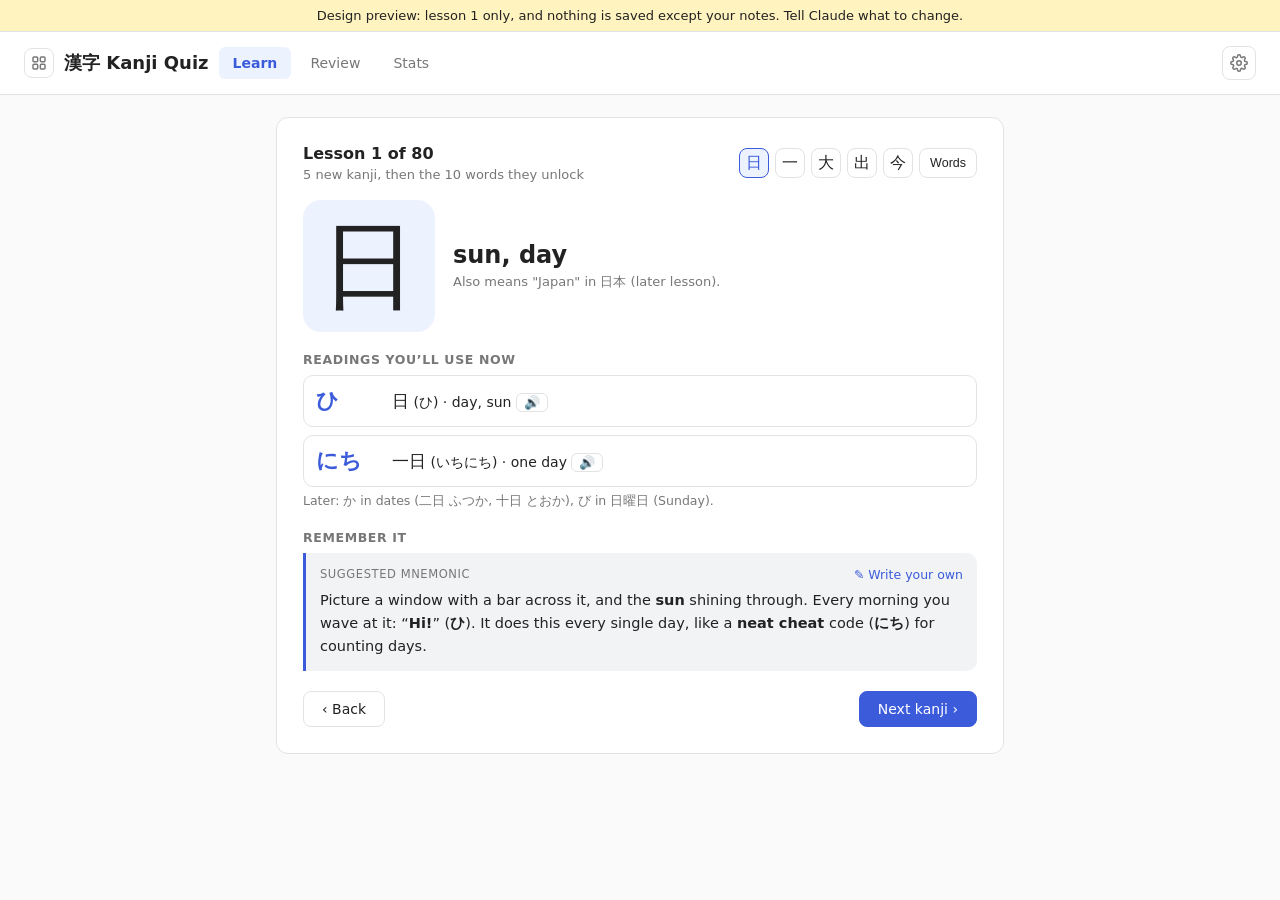
<file: kanji-preview.html>
<!DOCTYPE html>
<html lang="en">
<head>
<meta charset="UTF-8">
<meta name="viewport" content="width=device-width, initial-scale=1">
<link rel="icon" href="icon-favicon-64.png">
<meta name="theme-color" content="#c92a2a">
<script>(function(){var d;try{d=localStorage.getItem('jkanji_dark_v1');}catch(e){}if(d==='on'||(d!=='off'&&window.matchMedia&&matchMedia('(prefers-color-scheme: dark)').matches))document.documentElement.classList.add('dark');})();</script>
<title>Kanji Quiz (preview)</title>
<style>
  :root{--bg:#fafafa;--card:#fff;--text:#222;--muted:#777;--line:#e3e3e3;--accent:#3b5bdb;--ok:#2b8a3e;--okbg:#ebfbee;--bad:#c92a2a;--badbg:#fff5f5;
    --accentbg:#edf2ff;--okline:#b2f2bb;--badline:#ffc9c9;--pill:#f1f3f5;--warn:#8a5a00;--sub:#333;--hl:#fff3bf}
  :root.dark{--bg:#15171c;--card:#1e2128;--text:#e4e6ea;--muted:#9aa0aa;--line:#353a45;--accent:#7b93f7;--ok:#69db7c;--okbg:#17301f;
    --bad:#ff8787;--badbg:#3a1d21;--accentbg:#262d48;--okline:#2b6a3a;--badline:#7a2e35;--pill:#2a2e37;--warn:#f0c14b;--sub:#cfd3da;--hl:#4a3f12;color-scheme:dark}
  *{box-sizing:border-box}
  body{margin:0;font-family:system-ui,-apple-system,"Segoe UI",Roboto,"Noto Sans JP","Hiragino Sans",sans-serif;background:var(--bg);color:var(--text)}
  .jpf{font-family:"Noto Sans JP","Hiragino Sans","Yu Gothic",system-ui,sans-serif}
  .banner{background:var(--hl);color:var(--text);font-size:13px;text-align:center;padding:8px 14px;border-bottom:1px solid var(--line)}
  header{display:flex;align-items:center;gap:10px;padding:14px 24px;border-bottom:1px solid var(--line);background:var(--card);flex-wrap:wrap}
  header h1{font-size:18px;margin:0;font-weight:600;display:flex;align-items:center;gap:10px}
  .homelink{display:inline-grid;place-items:center;width:30px;height:30px;border-radius:8px;border:1px solid var(--line);color:var(--muted);text-decoration:none;flex:none}
  nav button{background:none;border:none;padding:8px 14px;font-size:14px;color:var(--muted);cursor:pointer;border-radius:6px;font-family:inherit}
  nav button.active{color:var(--accent);background:var(--accentbg);font-weight:600}
  .gearbtn{display:inline-grid;place-items:center;width:34px;height:34px;border-radius:8px;border:1px solid var(--line);background:var(--card);color:var(--muted);cursor:pointer;margin-left:auto;padding:0}
  .gearbtn[aria-expanded="true"]{color:var(--accent);border-color:var(--accent);background:var(--accentbg)}
  .settings{flex-basis:100%;display:flex;gap:14px;flex-wrap:wrap;padding:10px 2px 2px;border-top:1px solid var(--line)}
  .settings.closed{display:none}
  .toggle{font-size:14px;color:var(--muted);display:flex;align-items:center;gap:6px;cursor:pointer}
  @media (max-width:640px){
    header{display:grid;grid-template-columns:1fr auto;padding:10px 14px;gap:6px 8px}
    header h1{font-size:16px} .gearbtn{grid-column:2;grid-row:1} header nav{grid-column:1/-1;display:flex;margin:0 -6px} nav button{padding:7px 10px}
    .settings{grid-column:1/-1}
  }
  main{max-width:760px;margin:22px auto;padding:0 16px}
  .card{background:var(--card);border:1px solid var(--line);border-radius:12px;padding:26px}
  @media (max-width:420px){main{padding:0 10px}.card{padding:20px 14px}}
  .hidden{display:none!important}
  h2{font-size:16px;margin:0 0 4px}
  h3{font-size:12.5px;margin:20px 0 8px;color:var(--muted);text-transform:uppercase;letter-spacing:.05em;font-weight:600}
  .sub{font-size:13px;color:var(--muted)}
  button.btn{font-size:14px;padding:9px 18px;border-radius:8px;border:1px solid var(--line);background:var(--card);color:var(--text);cursor:pointer;font-family:inherit}
  button.btn.primary{background:var(--accent);color:#fff;border-color:var(--accent)}
  :root.dark button.btn.primary{background:#4c6ef5;border-color:#4c6ef5}
  button.btn.small{font-size:12.5px;padding:5px 12px}
  .row{display:flex;gap:10px;align-items:center;flex-wrap:wrap}
  .between{display:flex;justify-content:space-between;align-items:center;gap:10px;flex-wrap:wrap}
  ruby rt{font-size:.5em;color:var(--muted)}
  /* lesson */
  .dots{display:flex;gap:6px}
  .dot{width:30px;height:30px;border-radius:8px;border:1px solid var(--line);display:grid;place-items:center;font-size:16px;cursor:pointer;background:var(--card);color:var(--text)}
  .dot.on{border-color:var(--accent);background:var(--accentbg);color:var(--accent)}
  .dot.words{width:auto;padding:0 10px;font-size:12.5px}
  .khead{display:flex;gap:18px;align-items:center;margin:18px 0 6px}
  .kbig{font-size:96px;line-height:1;width:132px;height:132px;display:grid;place-items:center;border-radius:18px;background:var(--accentbg);color:var(--text);flex:none}
  .kmean{font-size:24px;font-weight:600}
  .kalso{font-size:13px;color:var(--muted);margin-top:4px}
  .rchips{display:grid;gap:8px}
  .rchip{display:flex;align-items:center;gap:12px;border:1px solid var(--line);border-radius:10px;padding:10px 12px}
  .rchip .rd{font-size:22px;min-width:64px;font-weight:600;color:var(--accent)}
  .rchip .ex{font-size:14px}
  .rchip .ex .jpf{font-size:17px}
  .later{font-size:12.5px;color:var(--muted);margin-top:6px}
  .mnem{border-left:3px solid var(--accent);background:var(--pill);padding:12px 14px;border-radius:0 10px 10px 0;font-size:14.5px;line-height:1.6}
  .mnem.mine{border-left-color:var(--ok)}
  .mnem .who{font-size:11.5px;text-transform:uppercase;letter-spacing:.05em;color:var(--muted);margin-bottom:4px;display:flex;justify-content:space-between;gap:8px}
  .mnem .who a{color:var(--accent);cursor:pointer;text-transform:none;letter-spacing:0;font-size:12.5px}
  textarea{width:100%;min-height:90px;font:inherit;font-size:14.5px;padding:10px 12px;border-radius:10px;border:1px solid var(--line);background:var(--card);color:var(--text)}
  .wlist{display:grid;gap:10px}
  .witem{border:1px solid var(--line);border-radius:10px;padding:12px 14px}
  .witem .top{display:flex;gap:12px;align-items:baseline;flex-wrap:wrap}
  .witem .w{font-size:24px}
  .witem .r{font-size:15px;color:var(--accent)}
  .witem .m{font-size:14px;color:var(--sub)}
  .witem .sent{font-size:17px;line-height:2;margin-top:4px}
  .witem .en{font-size:13px;color:var(--muted)}
  .tag{display:inline-block;font-size:11.5px;padding:1px 8px;border-radius:10px;background:var(--hl);color:var(--text);margin-left:4px;vertical-align:middle;font-family:system-ui,sans-serif}
  .tgt{background:var(--hl);border-radius:4px;padding:0 3px;font-weight:600}
  .speak{background:none;border:1px solid var(--line);border-radius:6px;cursor:pointer;font-size:13px;padding:1px 7px;color:var(--text);vertical-align:middle;font-family:inherit}
  /* quiz */
  .dirbar{display:flex;justify-content:center;margin:0 auto 16px;border:1px solid var(--line);border-radius:10px;overflow:hidden;width:max-content;max-width:100%}
  .dirbtn{border:none;background:var(--card);color:var(--muted);padding:8px 14px;font-size:14px;cursor:pointer;font-family:inherit;border-right:1px solid var(--line)}
  .dirbtn:last-child{border-right:none}
  .dirbtn.on{background:var(--accentbg);color:var(--accent);font-weight:600}
  .scorebar{display:flex;gap:18px;justify-content:center;font-size:13px;color:var(--muted);margin-bottom:14px}
  .scorebar b{color:var(--text)}
  .qsent{text-align:center;font-size:26px;line-height:2.1;margin:6px 0 4px}
  .qsent .tgt{font-size:1.15em}
  .qask{text-align:center;color:var(--muted);font-size:14px;margin-bottom:14px}
  #answer{width:100%;font-size:24px;padding:12px 14px;border:2px solid var(--line);border-radius:10px;outline:none;font-family:inherit;text-align:center;background:var(--card);color:var(--text)}
  #answer:focus{border-color:var(--accent)}
  #answer.ok{border-color:var(--ok);background:var(--okbg)} #answer.bad{border-color:var(--bad);background:var(--badbg)}
  .buttons{display:flex;gap:10px;justify-content:center;margin-top:12px}
  .choices{display:grid;grid-template-columns:1fr 1fr;gap:10px}
  .choice{position:relative;padding:12px 14px 12px 38px;font-size:15.5px;border:2px solid var(--line);border-radius:10px;background:var(--card);color:var(--text);cursor:pointer;font-family:inherit;text-align:left;min-height:54px}
  .choice .k{position:absolute;left:10px;top:50%;transform:translateY(-50%);font-size:12px;color:var(--muted);border:1px solid var(--line);border-radius:5px;padding:0 6px}
  .choice.right{border-color:var(--ok);background:var(--okbg)} .choice.wrong{border-color:var(--bad);background:var(--badbg)}
  @media (hover:hover){.choice:hover:not(:disabled){border-color:var(--accent)}}
  .feedback{margin-top:16px;padding:14px 16px;border-radius:10px;font-size:15px;line-height:1.6;border:1px solid}
  .feedback.ok{background:var(--okbg);border-color:var(--okline)} .feedback.bad{background:var(--badbg);border-color:var(--badline)}
  .feedback .head{font-weight:600;margin-bottom:4px}
  .feedback.ok .head{color:var(--ok)} .feedback.bad .head{color:var(--bad)}
  .feedback .ans{font-size:22px}
  .parts{display:grid;gap:6px;margin-top:10px}
  .part{display:flex;gap:10px;align-items:flex-start;font-size:13.5px;border-top:1px solid var(--line);padding-top:8px}
  .part .pk{font-size:26px;line-height:1;min-width:34px}
  .hint{text-align:center;font-size:12px;color:var(--muted);margin-top:12px}
  /* stats */
  .lchart{display:grid;gap:8px;margin:4px 0 8px}
  .lrow{display:grid;grid-template-columns:92px 1fr auto;align-items:center;gap:10px;font-size:13px}
  .lbar{display:flex;height:12px;border-radius:6px;background:var(--pill);overflow:hidden}
  .lbar i{display:block;height:100%} .lbar .la{background:var(--ok)} .lbar .lb{background:var(--okline)}
  .lnum{font-variant-numeric:tabular-nums;color:var(--muted);text-align:right;min-width:70px}
  .kgrid{display:grid;grid-template-columns:repeat(auto-fill,minmax(36px,1fr));gap:4px}
  .kc{height:36px;display:grid;place-items:center;border:1px solid var(--line);border-radius:7px;font-size:18px;background:var(--pill)}
  .kc.m{background:var(--okbg);border-color:var(--ok)} .kc.p{background:#fff3bf;border-color:#e8a300} :root.dark .kc.p{background:#4a3f12}
  .legend2{font-size:12px;color:var(--muted);margin-top:6px;display:flex;align-items:center;gap:6px;flex-wrap:wrap}
  .legend2 .sw{display:inline-block;width:14px;height:12px;border:1px solid var(--line);border-radius:3px;margin-left:6px}
  .legend2 .sw:first-child{margin-left:0}
  .note{font-size:12.5px;color:var(--muted);line-height:1.55}
</style>
</head>
<body>
<div class="banner">Design preview: lesson 1 only, and nothing is saved except your notes. Tell Claude what to change.</div>
<header>
  <h1><a class="homelink" href="./" title="All apps" aria-label="All apps"><svg viewBox="0 0 24 24" width="16" height="16" fill="none" stroke="currentColor" stroke-width="2.2" stroke-linecap="round" stroke-linejoin="round" aria-hidden="true"><rect x="3" y="3" width="7" height="7" rx="1.5"/><rect x="14" y="3" width="7" height="7" rx="1.5"/><rect x="3" y="14" width="7" height="7" rx="1.5"/><rect x="14" y="14" width="7" height="7" rx="1.5"/></svg></a>漢字 Kanji Quiz</h1>
  <nav>
    <button data-tab="learn" class="active">Learn</button>
    <button data-tab="quiz">Review</button>
    <button data-tab="stats">Stats</button>
  </nav>
  <button type="button" class="gearbtn" id="gearBtn" aria-label="Settings" aria-expanded="false" title="Settings"><svg viewBox="0 0 24 24" width="18" height="18" fill="none" stroke="currentColor" stroke-width="2" stroke-linecap="round" stroke-linejoin="round" aria-hidden="true"><circle cx="12" cy="12" r="3"/><path d="M19.4 15a1.65 1.65 0 0 0 .33 1.82l.06.06a2 2 0 1 1-2.83 2.83l-.06-.06a1.65 1.65 0 0 0-1.82-.33 1.65 1.65 0 0 0-1 1.51V21a2 2 0 1 1-4 0v-.09a1.65 1.65 0 0 0-1-1.51 1.65 1.65 0 0 0-1.82.33l-.06.06a2 2 0 1 1-2.83-2.83l.06-.06a1.65 1.65 0 0 0 .33-1.82 1.65 1.65 0 0 0-1.51-1H3a2 2 0 1 1 0-4h.09a1.65 1.65 0 0 0 1.51-1 1.65 1.65 0 0 0-.33-1.82l-.06-.06a2 2 0 1 1 2.83-2.83l.06.06a1.65 1.65 0 0 0 1.82.33H9a1.65 1.65 0 0 0 1-1.51V3a2 2 0 1 1 4 0v.09a1.65 1.65 0 0 0 1 1.51 1.65 1.65 0 0 0 1.82-.33l.06-.06a2 2 0 1 1 2.83 2.83l-.06.06a1.65 1.65 0 0 0-.33 1.82V9a1.65 1.65 0 0 0 1.51 1H21a2 2 0 1 1 0 4h-.09a1.65 1.65 0 0 0-1.51 1z"/></svg></button>
  <div class="settings closed" id="settingsPanel">
    <label class="toggle"><input type="checkbox" id="darkToggle"> Dark mode</label>
  </div>
</header>
<main>
  <section id="tab-learn" class="card"></section>
  <section id="tab-quiz" class="card hidden"></section>
  <section id="tab-stats" class="card hidden"></section>
</main>
<script>
/* ---------- preview data: lesson 1 ---------- */
const KANJI = [
  {k:'日', mean:'sun, day', also:'Also means "Japan" in 日本 (later lesson).',
   readings:[{r:'ひ', w:'日', wr:'ひ', m:'day, sun'}, {r:'にち', w:'一日', wr:'いちにち', m:'one day'}],
   later:'Later: か in dates (二日 ふつか, 十日 とおか), び in 日曜日 (Sunday).',
   mn:'Picture a window with a bar across it, and the <b>sun</b> shining through. Every morning you wave at it: “<b>Hi!</b>” (<b>ひ</b>). It does this every single day, like a <b>neat cheat</b> code (<b>にち</b>) for counting days.'},
  {k:'一', mean:'one', also:'',
   readings:[{r:'いち', w:'一日', wr:'いちにち', m:'one day'}, {r:'ひと', w:'一つ', wr:'ひとつ', m:'one (thing)'}],
   later:'',
   mn:'One line means <b>one</b>. It’s an <b>itchy</b> (<b>いち</b>) scratch across the page. When you count objects, you <b>hit</b> (<b>ひと</b>) the first one: <b>ひと</b>つ.'},
  {k:'大', mean:'big', also:'',
   readings:[{r:'おお', w:'大きい', wr:'おおきい', m:'big'}],
   later:'Later: だい in 大学 (university), たい in 大切 (important).',
   mn:'A person 人 stretching their arms out as wide as they can: “It was <b>this big</b>!” Everyone gasps “<b>Ooh!</b>” (<b>おお</b>).'},
  {k:'出', mean:'go out, take out', also:'',
   readings:[{r:'で', w:'出る', wr:'でる', m:'to leave, go out'}, {r:'だ', w:'出す', wr:'だす', m:'to take out, hand in'}],
   later:'Later: しゅつ / で in 出口 (exit).',
   mn:'Two mountains 山 stacked up. You climb up and over them to <b>get out</b>. It’s your <b>day</b> out (<b>で</b>る). On the way, <b>Dad</b> (<b>だ</b>す) <b>takes out</b> the snacks.'},
  {k:'今', mean:'now', also:'',
   readings:[{r:'いま', w:'今', wr:'いま', m:'now'}],
   later:'Later: こん in 今晩 (tonight) and 今週 (this week). 今日 is read きょう, a special reading.',
   mn:'A roof with someone ducking under it: “<b>I’m a</b>(<b>いま</b>)-coming, right <b>now</b>!”'},
];
/* sentence markup: {漢字|かな} = shows furigana while that kanji is still new to you, ⟦…⟧ = the word being practiced */
const WORDS = [
  {w:'日', r:'ひ', m:'day; sun', cm:'day(s)', pos:'n', s:'{冬|ふゆ}が{近|ちか}づくと、⟦日⟧が{短|みじか}くなる。', a:'ひ', e:'As winter approaches, the days get shorter.', parts:[['日','ひ']]},
  {w:'一日', r:'いちにち', m:'one day; all day', cm:'one day', pos:'n', s:'⟦一日⟧で{五百|ごひゃく}ドル{使|つか}ってしまった。', a:'いちにち', e:'I spent $500 in one day.', parts:[['一','いち'],['日','にち']]},
  {w:'一つ', r:'ひとつ', m:'one (thing)', cm:'one', pos:'n', s:'りんごを⟦一つ⟧ください。', a:'ひとつ', e:'One apple, please.', parts:[['一','ひと']]},
  {w:'大きい', r:'おおきい', m:'big', cm:'big', pos:'adj', s:'⟦大きい⟧{犬|いぬ}がいます。', a:'おおきい', e:'There’s a big dog.', parts:[['大','おお']]},
  {w:'大きな', r:'おおきな', m:'big', cm:'loud', note:'Literally “big”: a big voice (大きな声) is a loud voice.', pos:'adj', s:'⟦大きな⟧{声|こえ}で{話|はな}してください。', a:'おおきな', e:'Please speak in a loud voice.', parts:[['大','おお']]},
  {w:'出る', r:'でる', m:'to leave; to go out', cm:'to leave', pos:'v', s:'{七時|しちじ}に{家|いえ}を⟦出⟧ます。', a:'で', e:'I leave home at seven.', parts:[['出','で']]},
  {w:'出かける', r:'でかける', m:'to go out (somewhere)', cm:'to go out', pos:'v', s:'{日曜日|にちようび}に{家族|かぞく}と⟦出かけ⟧ました。', a:'でかけ', e:'I went out with my family on Sunday.', parts:[['出','で']]},
  {w:'出す', r:'だす', m:'to take out; to hand in', cm:'to hand in', pos:'v', s:'{宿題|しゅくだい}を⟦出し⟧てください。', a:'だし', e:'Please hand in your homework.', parts:[['出','だ']]},
  {w:'今', r:'いま', m:'now', cm:'now', pos:'n', s:'⟦今⟧、{何時|なんじ}ですか。', a:'いま', e:'What time is it now?', parts:[['今','いま']]},
  {w:'今日', r:'きょう', m:'today', cm:'today', pos:'n', s:'⟦今日⟧は{何|なに}をしたいですか。', a:'きょう', e:'What would you like to do today?', parts:[['今','き'],['日','ょう']], special:'Special reading: 今日 is read きょう as a whole word, not from the kanji’s usual readings.'},
];
const LEARNED = new Set(KANJI.map(k=>k.k));
/* extra wrong answers for the meaning question (other common words, by part of speech) */
const DECOYS = {n:['tomorrow','water','money','station','yesterday','school','friend','morning','two'], adj:['small','quiet','cheap','new','cold','early','quick'], v:['to eat','to buy','to sleep','to come back','to wait','to forget','to sell','to open']};
/* A wrong answer must not be close in meaning to the right one: it can't come from a word sharing a kanji with the answer,
   and it can't share a key English word with it. */
const KEY = s => new Set(s.toLowerCase().replace(/\(.*?\)/g,'').split(/[^a-z]+/).filter(x=>x && !['to','a','the','of','in','on','one','be'].includes(x)));
function decoys(q){
  const right=q.cm||q.m, rk=KEY(q.m+' '+right), shareKanji=w=>[...w.w].some(c=>/[一-龯]/.test(c) && q.w.includes(c));
  const pool=[...WORDS.filter(w=>w!==q && w.pos===q.pos && !shareKanji(w)).map(w=>w.cm||w.m), ...shuffle(DECOYS[q.pos]||[])];
  const out=[]; for (const m of shuffle(pool)){ const k=KEY(m); if ([...k].some(x=>rk.has(x)) || out.includes(m) || m===right) continue; out.push(m); if (out.length===3) break; }
  return out;
}
const shuffle=a=>[...a].sort(()=>Math.random()-.5);

/* ---------- helpers ---------- */
const $=id=>document.getElementById(id);
const esc=s=>String(s).replace(/[&<>"]/g,c=>({'&':'&amp;','<':'&lt;','>':'&gt;','"':'&quot;'}[c]));
const toHira=s=>s.replace(/[ァ-ヶ]/g,c=>String.fromCharCode(c.charCodeAt(0)-0x60));
const store={get(k){try{return localStorage.getItem(k);}catch(e){return null;}}, set(k,v){try{localStorage.setItem(k,v);}catch(e){}}};
let notes={}; try{ notes=JSON.parse(store.get('jkanji_notes_v1')||'{}')||{}; }catch(e){}
const saveNotes=()=>store.set('jkanji_notes_v1',JSON.stringify(notes));
function sentHTML(s, showTarget){
  return s.replace(/\{([^|}]+)\|([^}]+)\}/g,(m,t,r)=>[...t].some(c=>/[一-龯]/.test(c)&&!LEARNED.has(c)) ? `<ruby>${t}<rt>${r}</rt></ruby>` : t)
          .replace(/⟦([^⟧]+)⟧/g,(m,t)=>`<span class="tgt">${t}</span>`);
}
function say(t){ try{ const u=new SpeechSynthesisUtterance(t); u.lang='ja-JP'; u.rate=.9; speechSynthesis.cancel(); speechSynthesis.speak(u); }catch(e){} }
const plain=s=>s.replace(/\{([^|}]+)\|[^}]+\}/g,'$1').replace(/[⟦⟧]/g,'');
const spk=t=>`<button type="button" class="speak" data-say="${esc(t)}">🔊</button>`;
document.addEventListener('click',e=>{ const b=e.target.closest('.speak'); if (b) say(b.dataset.say); });
function mnemHTML(K, editable){
  const mine=notes[K.k];
  if (editing===K.k && editable) return `<div class="mnem mine"><div class="who">Your note for ${K.k}</div>
    <textarea id="noteBox" placeholder="Write your own mnemonic or note…">${esc(mine||'')}</textarea>
    <div class="row" style="margin-top:8px"><button class="btn small primary" data-act="save">Save</button><button class="btn small" data-act="cancel">Cancel</button></div></div>`;
  return mine
    ? `<div class="mnem mine"><div class="who"><span>Your note</span>${editable?`<span><a data-act="edit">Edit</a> · <a data-act="restore">Show suggestion instead</a></span>`:''}</div>${esc(mine).replace(/\n/g,'<br>')}</div>`
    : `<div class="mnem"><div class="who"><span>Suggested mnemonic</span>${editable?`<a data-act="edit">✎ Write your own</a>`:''}</div>${K.mn}</div>`;
}

/* ---------- LEARN ---------- */
let step=0, editing=null;
function renderLearn(){
  const dots=KANJI.map((K,i)=>`<button class="dot jpf${i===step?' on':''}" data-step="${i}">${K.k}</button>`).join('')+`<button class="dot words${step===KANJI.length?' on':''}" data-step="${KANJI.length}">Words</button>`;
  let h=`<div class="between"><div><h2>Lesson 1 of 80</h2><div class="sub">5 new kanji, then the 10 words they unlock</div></div><div class="dots">${dots}</div></div>`;
  if (step<KANJI.length){
    const K=KANJI[step];
    h+=`<div class="khead"><div class="kbig jpf">${K.k}</div><div><div class="kmean">${K.mean}</div>${K.also?`<div class="kalso">${K.also}</div>`:''}</div></div>
      <h3>Readings you’ll use now</h3><div class="rchips">${K.readings.map(r=>`<div class="rchip"><span class="rd jpf">${r.r}</span><span class="ex"><span class="jpf">${r.w}</span> (${r.wr}) · ${r.m} ${spk(r.wr)}</span></div>`).join('')}</div>
      ${K.later?`<div class="later">${K.later}</div>`:''}
      <h3>Remember it</h3><div id="mnemBox">${mnemHTML(K,true)}</div>
      <div class="between" style="margin-top:20px"><button class="btn" data-nav="-1" ${step===0?'disabled':''}>‹ Back</button><button class="btn primary" data-nav="1">${step===KANJI.length-1?'See the words ›':'Next kanji ›'}</button></div>`;
  } else {
    h+=`<h3>Words you can now read</h3><div class="note" style="margin-bottom:10px">Each word comes with a real sentence. Kanji you haven’t learned yet keep their furigana; the ones you know don’t.</div>
      <div class="wlist">${WORDS.map(W=>`<div class="witem"><div class="top"><span class="w jpf">${W.w}</span><span class="r jpf">${W.r}</span><span class="m">${W.m}</span>${W.special?'<span class="tag">special reading</span>':''} ${spk(W.r)}</div>
        <div class="sent jpf">${sentHTML(W.s)}</div><div class="en">${W.e}</div></div>`).join('')}</div>
      <div class="between" style="margin-top:20px"><button class="btn" data-nav="-1">‹ Back</button><button class="btn primary" id="startQuiz">Practice these words ›</button></div>`;
  }
  $('tab-learn').innerHTML=h;
}
$('tab-learn').addEventListener('click',e=>{
  const d=e.target.closest('[data-step]'); if (d){ step=+d.dataset.step; editing=null; renderLearn(); return; }
  const n=e.target.closest('[data-nav]'); if (n){ step=Math.max(0,Math.min(KANJI.length,step+ +n.dataset.nav)); editing=null; renderLearn(); scrollTo(0,0); return; }
  if (e.target.id==='startQuiz'){ switchTab('quiz'); return; }
  const a=e.target.closest('[data-act]'); if (!a) return; const K=KANJI[step];
  if (a.dataset.act==='edit'){ editing=K.k; renderLearn(); $('noteBox').focus(); }
  else if (a.dataset.act==='cancel'){ editing=null; renderLearn(); }
  else if (a.dataset.act==='save'){ const v=$('noteBox').value.trim(); if (v) notes[K.k]=v; else delete notes[K.k]; saveNotes(); editing=null; renderLearn(); }
  else if (a.dataset.act==='restore'){ if (confirm('Delete your note and show the suggested mnemonic again?')){ delete notes[K.k]; saveNotes(); renderLearn(); } }
});

/* ---------- REVIEW (quiz) ---------- */
let mode='read', q=null, answered=false, session={c:0,t:0}, order=[], level={};   // level: 0–4 per word, like the other quizzes
function nextQ(){
  if (!order.length) order=[...WORDS].sort(()=>Math.random()-.5);
  q=order.pop(); answered=false;
  const qt = mode==='mix' ? (Math.random()<.6?'read':'mean') : mode;
  q={...q, qt}; renderQ();
}
function renderQ(){
  let h=`<div class="scorebar"><span>Session: <b>${session.c} / ${session.t}</b></span></div>
    <div class="dirbar">${[['read','Reading'],['mean','Meaning'],['mix','Mixed']].map(([v,l])=>`<button class="dirbtn${mode===v?' on':''}" data-mode="${v}">${l}</button>`).join('')}</div>
    <div class="qsent jpf">${sentHTML(q.s)}</div>`;
  if (q.qt==='read'){
    h+=`<div class="qask">How is the highlighted part read?</div>
      <input id="answer" autocomplete="off" autocapitalize="off" spellcheck="false" placeholder="type in romaji or kana…">
      <div class="buttons"><button class="btn primary" id="checkBtn">Check</button><button class="btn" id="showBtn">Show answer</button></div>
      <div class="hint">Romaji turns into kana as you type · Enter = check / next</div>`;
  } else {
    const opts=shuffle([{m:q.cm||q.m, right:true}, ...decoys(q).map(m=>({m}))]);
    h+=`<div class="qask">What does the highlighted word mean in this sentence?</div><div class="choices">${opts.map((o,i)=>`<button class="choice" data-right="${o.right?1:0}"><span class="k">${i+1}</span>${esc(o.m)}</button>`).join('')}</div>`;
  }
  h+=`<div id="fb"></div><div class="buttons"><button class="btn primary hidden" id="nextBtn">Next →</button></div>`;
  $('tab-quiz').innerHTML=h;
  const inp=$('answer'); if (inp){ inp.addEventListener('input',onType); setTimeout(()=>inp.focus({preventScroll:true}),0); }
}
function feedback(ok, head){
  answered=true; session.t++; if (ok) session.c++;
  const prev=level[q.w]; level[q.w] = ok ? Math.min(4, prev===undefined?1:prev+1) : 0;
  const parts=q.parts.map(([k,r])=>{ const K=KANJI.find(x=>x.k===k);
    return `<div class="part"><span class="pk jpf">${k}</span><div><b>${K.mean}</b>${q.special?'':` · read <b class="jpf">${r}</b> here`}<div style="margin-top:4px">${mnemHTML(K,false)}</div></div></div>`; }).join('');
  $('fb').innerHTML=`<div class="feedback ${ok?'ok':'bad'}"><div class="head">${head}</div>
    <div class="ans jpf">${q.w} · ${q.r} ${spk(plain(q.s))}</div><div>${esc(q.cm && q.cm!==q.m ? q.cm+' here' : q.m)}${q.cm && q.cm!==q.m ? ` <span style="color:var(--muted);font-size:13.5px">(dictionary: ${esc(q.m)})</span>`:''}</div>${q.note?`<div style="font-size:13.5px">${esc(q.note)}</div>`:''}<div style="color:var(--muted);font-size:14px">${q.e}</div>
    ${q.special?`<div style="margin-top:6px;font-size:13.5px"><span class="tag">special reading</span> ${q.special.replace(/^Special reading: /,'')}</div>`:''}
    <div class="parts">${parts}</div></div>`;
  $('nextBtn').classList.remove('hidden'); $('scorebar');
  document.querySelector('.scorebar b').textContent=`${session.c} / ${session.t}`;
}
function check(show){
  if (answered){ nextQ(); return; }
  const inp=$('answer'); const v=toHira(romajiToKana(inp.value.trim(),true));
  if (!show && !v) return;
  const ok=!show && v===q.a; inp.value=v; inp.readOnly=true; inp.className=ok?'ok':'bad';
  feedback(ok, ok?'Correct!':show?`The highlighted part is read ${q.a}`:`Not quite. It’s read ${q.a}`);
}
$('tab-quiz').addEventListener('click',e=>{
  const m=e.target.closest('[data-mode]'); if (m){ mode=m.dataset.mode; nextQ(); return; }
  if (e.target.id==='checkBtn') check(false); else if (e.target.id==='showBtn') check(true); else if (e.target.id==='nextBtn') nextQ();
  const c=e.target.closest('.choice'); if (c && !answered){ const ok=c.dataset.right==='1';
    document.querySelectorAll('.choice').forEach(b=>{ b.disabled=true; if (b.dataset.right==='1') b.classList.add('right'); else if (b===c) b.classList.add('wrong'); });
    feedback(ok, ok?'Correct!':'Not quite'); }
});
document.addEventListener('keydown',e=>{ if ($('tab-quiz').classList.contains('hidden')) return;
  if (e.key==='Enter'){ e.preventDefault(); if (q && q.qt==='read') check(false); else if (answered) nextQ(); }
  else if (!answered && q && q.qt==='mean' && /^[1-4]$/.test(e.key)){ const b=document.querySelectorAll('.choice')[+e.key-1]; if (b) b.click(); } });
/* romaji → kana */
const ROMA=(()=>{ const t={a:'あ',i:'い',u:'う',e:'え',o:'お'}, rows={k:'かきくけこ',g:'がぎぐげご',s:'さしすせそ',z:'ざじずぜぞ',t:'たちつてと',d:'だぢづでど',n:'なにぬねの',h:'はひふへほ',b:'ばびぶべぼ',p:'ぱぴぷぺぽ',m:'まみむめも',r:'らりるれろ'};
  for (const c in rows) for (let i=0;i<5;i++) t[c+'aiueo'[i]]=rows[c][i];
  Object.assign(t,{ya:'や',yu:'ゆ',yo:'よ',wa:'わ',wo:'を',shi:'し',chi:'ち',tsu:'つ',fu:'ふ',ji:'じ',ja:'じゃ',ju:'じゅ',jo:'じょ',sha:'しゃ',shu:'しゅ',sho:'しょ',cha:'ちゃ',chu:'ちゅ',cho:'ちょ',nn:'ん',"n'":'ん','-':'ー'});
  for (const c of 'kgnhbpmr') for (const [v,s] of [['a','ゃ'],['u','ゅ'],['o','ょ']]) t[c+'y'+v]=rows[c][1]+s; return t; })();
function romajiToKana(str, final){ let out='', i=0; const s=str.toLowerCase();
  while (i<s.length){ const ch=s[i];
    if (!/[a-z'\-]/.test(ch)){ out+=str[i]; i++; continue; }
    if (ch==='n'){ const nx=s[i+1]; if (nx===undefined){ out+=final?'ん':'n'; i++; continue; } if (nx==='n'){ out+='ん'; i+=2; continue; } if (!'aiueoy'.includes(nx)){ out+='ん'; i++; continue; } }
    if (/[bcdfghjkmprstvwz]/.test(ch) && s[i+1]===ch){ out+='っ'; i++; continue; }
    let hit=false; for (let L=3;L>=1;L--){ const sub=s.substr(i,L); if (sub.length===L && ROMA[sub]){ out+=ROMA[sub]; i+=L; hit=true; break; } }
    if (!hit){ out+=str.slice(i); break; } }
  return out; }
function onType(e){ const inp=e.target; if (answered || e.isComposing) return; const c=romajiToKana(inp.value,false); if (c!==inp.value) inp.value=c; }

/* ---------- STATS (design sketch) ---------- */
function renderStats(){
  const seen=Object.keys(level).length, got=Object.values(level).filter(x=>x>=2).length;
  const rows=[['N5 kanji',0,0,296],['N4 kanji',0,0,93]], wrows=[['N5 words',got,seen-got,400],['N4 words',0,0,289]];
  const bars=rs=>`<div class="lchart">${rs.map(([l,a,b,n])=>`<div class="lrow"><span><b>${l.split(' ')[0]}</b> ${l.split(' ')[1]}</span><span class="lbar"><i class="la" style="width:${100*a/n}%"></i><i class="lb" style="width:${100*b/n}%"></i></span><span class="lnum">${a} / ${n}</span></div>`).join('')}</div>`;
  const kstate=k=>{ const ws=WORDS.filter(w=>w.parts.some(p=>p[0]===k) && !w.special); const lv=ws.map(w=>level[w.w]).filter(x=>x!==undefined); return !lv.length?'':lv.length===ws.length&&lv.every(x=>x>=2)?'m':'p'; };
  $('tab-stats').innerHTML=`<h2>Stats</h2>
    <h3>Kanji mastered</h3>${bars(rows)}
    <div class="kgrid">${KANJI.map(K=>`<div class="kc jpf ${kstate(K.k)}">${K.k}</div>`).join('')}${'<div class="kc"></div>'.repeat(13)}</div>
    <div class="legend2"><span class="sw" style="background:var(--okbg);border-color:var(--ok)"></span>Mastered <span class="sw" style="background:#fff3bf;border-color:#e8a300"></span>Practicing <span class="sw" style="background:var(--pill)"></span>Not yet learned</div>
    <div class="note" style="margin-top:4px">A kanji counts as mastered once every word you’ve learned with it has been read correctly twice in a row.</div>
    <h3>Words learned</h3>${bars(wrows)}
    <div class="note">Same rule as the vocab quiz: right twice in a row = learned; a miss sends it back to practicing. (Kanji bars stay at 0 in this preview.)</div>`;
}

/* ---------- wiring ---------- */
function switchTab(t){ document.querySelectorAll('nav button').forEach(b=>b.classList.toggle('active',b.dataset.tab===t));
  for (const x of ['learn','quiz','stats']) $('tab-'+x).classList.toggle('hidden',x!==t);
  if (t==='quiz' && !q) nextQ(); if (t==='stats') renderStats(); if (t==='learn') renderLearn(); }
document.querySelectorAll('nav button').forEach(b=>b.addEventListener('click',()=>switchTab(b.dataset.tab)));
$('gearBtn').addEventListener('click',()=>{ const p=$('settingsPanel'); const open=p.classList.toggle('closed')===false; $('gearBtn').setAttribute('aria-expanded',open); });
const dk=$('darkToggle'); dk.checked=document.documentElement.classList.contains('dark');
dk.addEventListener('change',()=>{ document.documentElement.classList.toggle('dark',dk.checked); store.set('jkanji_dark_v1',dk.checked?'on':'off'); });
renderLearn();
</script>
</body>
</html>
</file>
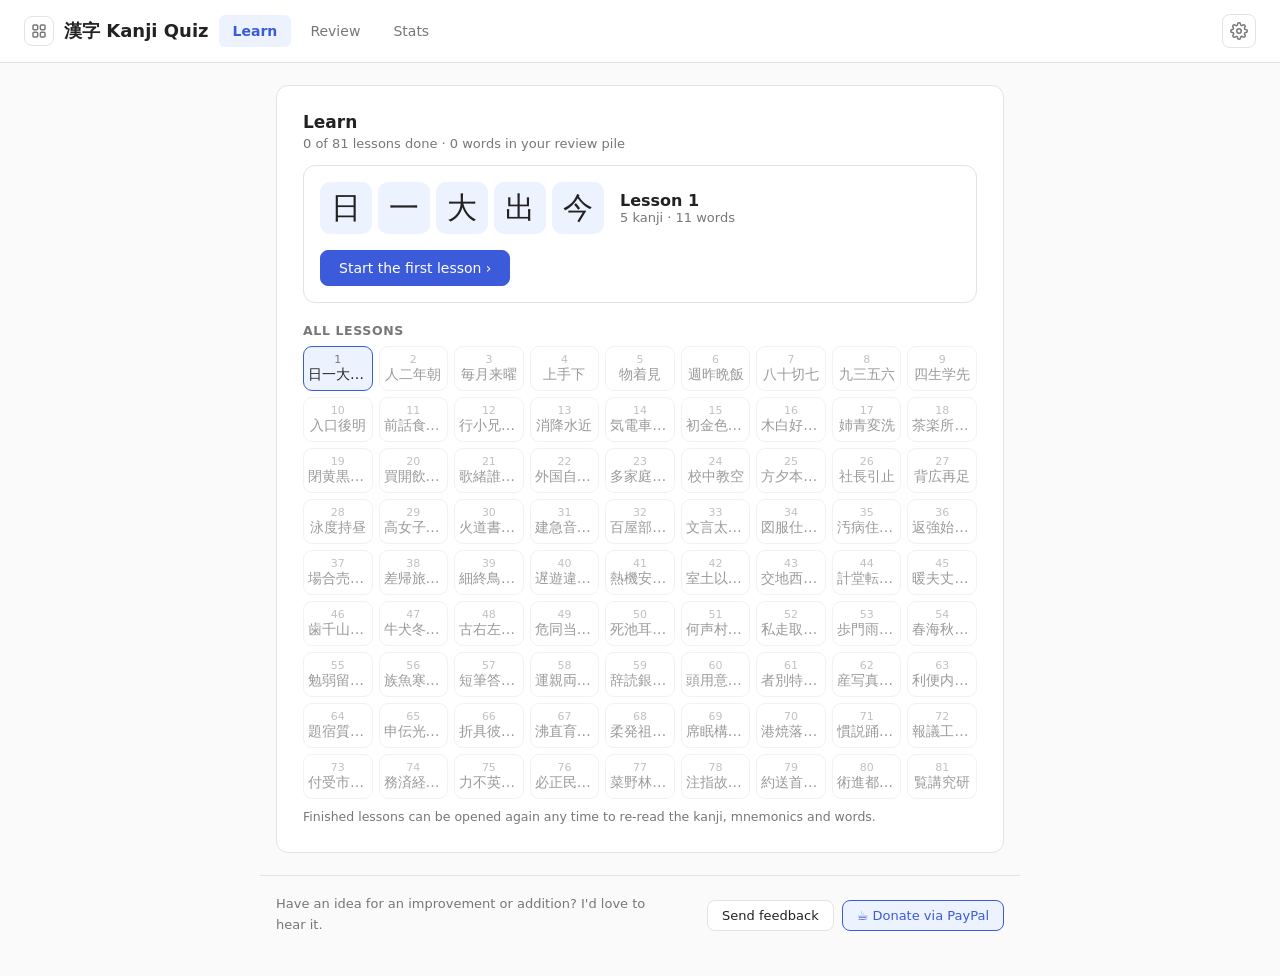
<file: kanji.html>
<!DOCTYPE html>
<html lang="en">
<head>
<meta charset="UTF-8">
<meta name="viewport" content="width=device-width, initial-scale=1">
<link rel="icon" href="icon-favicon-64.png">
<link rel="apple-touch-icon" href="icon-kanji-180.png">
<meta name="apple-mobile-web-app-capable" content="yes">
<meta name="mobile-web-app-capable" content="yes">
<meta name="apple-mobile-web-app-title" content="Kanji">
<meta name="theme-color" content="#c92a2a">
<script>(function(){var d;try{d=localStorage.getItem('jkanji_dark_v1');}catch(e){}if(d==='on'||(d!=='off'&&window.matchMedia&&matchMedia('(prefers-color-scheme: dark)').matches))document.documentElement.classList.add('dark');})();</script>
<title>Kanji Quiz</title>
<script src="tts-fix.js"></script>
<script src="wk.js"></script>
<style>
  :root{--bg:#fafafa;--card:#fff;--text:#222;--muted:#777;--line:#e3e3e3;--accent:#3b5bdb;--ok:#2b8a3e;--okbg:#ebfbee;--bad:#c92a2a;--badbg:#fff5f5;
    --accentbg:#edf2ff;--okline:#b2f2bb;--badline:#ffc9c9;--pill:#f1f3f5;--warn:#8a5a00;--sub:#333;--hl:#fff3bf;--mid:#fff3bf;--midline:#e8a300}
  :root.dark{--bg:#15171c;--card:#1e2128;--text:#e4e6ea;--muted:#9aa0aa;--line:#353a45;--accent:#7b93f7;--ok:#69db7c;--okbg:#17301f;
    --bad:#ff8787;--badbg:#3a1d21;--accentbg:#262d48;--okline:#2b6a3a;--badline:#7a2e35;--pill:#2a2e37;--warn:#f0c14b;--sub:#cfd3da;--hl:#4a3f12;--mid:#4a3f12;--midline:#c99a1e;color-scheme:dark}
  *{box-sizing:border-box}
  body{margin:0;font-family:system-ui,-apple-system,"Segoe UI",Roboto,"Noto Sans JP","Hiragino Sans",sans-serif;background:var(--bg);color:var(--text)}
  .jpf{font-family:"Noto Sans JP","Hiragino Sans","Yu Gothic",system-ui,sans-serif}
  header{display:flex;align-items:center;gap:10px;padding:14px 24px;border-bottom:1px solid var(--line);background:var(--card);flex-wrap:wrap}
  header h1{font-size:18px;margin:0;font-weight:600;display:flex;align-items:center;gap:10px}
  .homelink{display:inline-grid;place-items:center;width:30px;height:30px;border-radius:8px;border:1px solid var(--line);color:var(--muted);text-decoration:none;flex:none}
  nav button{background:none;border:none;padding:8px 14px;font-size:14px;color:var(--muted);cursor:pointer;border-radius:6px;font-family:inherit}
  nav button.active{color:var(--accent);background:var(--accentbg);font-weight:600}
  .gearbtn{display:inline-grid;place-items:center;width:34px;height:34px;border-radius:8px;border:1px solid var(--line);background:var(--card);color:var(--muted);cursor:pointer;margin-left:auto;padding:0;flex:none}
  .gearbtn[aria-expanded="true"]{color:var(--accent);border-color:var(--accent);background:var(--accentbg)}
  .settings{flex-basis:100%;display:flex;gap:14px;flex-wrap:wrap;padding:10px 2px 2px;border-top:1px solid var(--line)}
  .settings.closed{display:none}
  .toggle{font-size:14px;color:var(--muted);display:flex;align-items:center;gap:6px;cursor:pointer}
  @media (max-width:640px){
    header{display:grid;grid-template-columns:1fr auto;padding:10px 14px;gap:6px 8px}
    header h1{font-size:16px;min-width:0} .gearbtn{grid-column:2;grid-row:1} header nav{grid-column:1/-1;display:flex;margin:0 -6px} nav button{padding:7px 10px}
    .settings{grid-column:1/-1} main{margin-top:16px}
  }
  main{max-width:760px;margin:22px auto;padding:0 16px}
  .card{background:var(--card);border:1px solid var(--line);border-radius:12px;padding:26px}
  @media (max-width:420px){main{padding:0 10px}.card{padding:20px 14px}}
  .hidden{display:none!important}
  h2{font-size:17px;margin:0 0 4px}
  h3{font-size:12.5px;margin:20px 0 8px;color:var(--muted);text-transform:uppercase;letter-spacing:.05em;font-weight:600}
  .sub{font-size:13px;color:var(--muted)}
  .note{font-size:12.5px;color:var(--muted);line-height:1.55}
  button.btn{font-size:14px;padding:9px 18px;border-radius:8px;border:1px solid var(--line);background:var(--card);color:var(--text);cursor:pointer;font-family:inherit}
  button.btn.primary{background:var(--accent);color:#fff;border-color:var(--accent)}
  :root.dark button.btn.primary{background:#4c6ef5;border-color:#4c6ef5}
  button.btn.small{font-size:12.5px;padding:5px 12px}
  button.btn:disabled{opacity:.45;cursor:default}
  .row{display:flex;gap:10px;align-items:center;flex-wrap:wrap}
  .between{display:flex;justify-content:space-between;align-items:center;gap:10px;flex-wrap:wrap}
  ruby rt{font-size:.5em;color:var(--muted)}
  .speak{background:none;border:1px solid var(--line);border-radius:6px;cursor:pointer;font-size:13px;padding:1px 7px;color:var(--text);vertical-align:middle;font-family:inherit}
  .tag{display:inline-block;font-size:11.5px;padding:1px 8px;border-radius:10px;background:var(--hl);color:var(--text);margin-left:4px;vertical-align:middle;font-family:system-ui,sans-serif}
  .tgt{background:var(--hl);border-radius:4px;padding:0 3px;font-weight:600}
  /* learn: home */
  .nextcard{display:flex;gap:16px;align-items:center;flex-wrap:wrap;border:1px solid var(--line);border-radius:12px;padding:16px;margin:14px 0}
  .nextk{display:flex;gap:6px;flex-wrap:wrap}
  .nextk span{font-size:30px;width:52px;height:52px;display:grid;place-items:center;border-radius:10px;background:var(--accentbg)}
  .lgrid{display:grid;grid-template-columns:repeat(auto-fill,minmax(64px,1fr));gap:6px}
  .lchip{border:1px solid var(--line);border-radius:9px;padding:6px 4px;text-align:center;background:var(--card);color:var(--text);font-family:inherit;cursor:pointer;min-width:0}
  .lchip .n{font-size:11px;color:var(--muted)}
  .lchip .ks{font-size:14px;white-space:nowrap;overflow:hidden;text-overflow:ellipsis}
  .lchip.done{border-color:var(--ok);background:var(--okbg)}
  .lchip.next{border-color:var(--accent);background:var(--accentbg)}
  .lchip.locked{opacity:.45;cursor:default}
  .lchip{position:relative} .lchip .wkb{position:absolute;top:2px;right:4px;font-size:9px;font-weight:700;color:#a0f;opacity:.8}
  /* learn: lesson */
  .dots{display:flex;gap:6px;flex-wrap:wrap}
  .dot{min-width:30px;height:30px;border-radius:8px;border:1px solid var(--line);display:grid;place-items:center;font-size:16px;cursor:pointer;background:var(--card);color:var(--text);padding:0 4px}
  .dot.on{border-color:var(--accent);background:var(--accentbg);color:var(--accent)}
  .dot.words{padding:0 10px;font-size:12.5px}
  .khead{display:flex;gap:18px;align-items:center;margin:18px 0 6px}
  .kbig{font-size:92px;line-height:1;width:128px;height:128px;display:grid;place-items:center;border-radius:18px;background:var(--accentbg);color:var(--text);flex:none}
  .kmean{font-size:24px;font-weight:600}
  .rchips{display:grid;gap:8px}
  .rchip{display:flex;align-items:center;gap:12px;border:1px solid var(--line);border-radius:10px;padding:10px 12px}
  .rchip .rd{font-size:21px;min-width:60px;font-weight:600;color:var(--accent)}
  .rchip .ex{font-size:14px}
  .rchip .ex .jpf{font-size:17px}
  .later{font-size:12.5px;color:var(--muted);margin-top:8px;line-height:1.6}
  .mnem{border-left:3px solid var(--accent);background:var(--pill);padding:10px 14px;border-radius:0 10px 10px 0;font-size:14.5px;line-height:1.6}
  .mnem.mine{border-left-color:var(--ok)}
  .mnem .who{font-size:11.5px;text-transform:uppercase;letter-spacing:.05em;color:var(--muted);margin-bottom:3px;display:flex;justify-content:space-between;gap:8px;flex-wrap:wrap}
  .mnem .who a{color:var(--accent);cursor:pointer;text-transform:none;letter-spacing:0;font-size:12.5px}
  textarea{width:100%;min-height:84px;font:inherit;font-size:14.5px;padding:10px 12px;border-radius:10px;border:1px solid var(--line);background:var(--card);color:var(--text)}
  .callout{border:1px solid var(--line);background:var(--pill);border-radius:10px;padding:10px 14px;font-size:14px;margin:6px 0 12px}
  .wlist{display:grid;gap:10px}
  .witem{border:1px solid var(--line);border-radius:10px;padding:12px 14px}
  .witem .top{display:flex;gap:10px;align-items:baseline;flex-wrap:wrap}
  .witem .w{font-size:24px}
  .witem .r{font-size:15px;color:var(--accent)}
  .witem .m{font-size:14px;color:var(--sub)}
  .witem .sent{font-size:17px;line-height:2;margin-top:4px}
  .witem .en{font-size:13px;color:var(--muted)}
  /* review */
  .scorebar{display:flex;gap:18px;justify-content:center;font-size:13px;color:var(--muted);margin-bottom:14px}
  .scorebar b{color:var(--text)}
  .dirbar{display:flex;justify-content:center;margin:0 auto 16px;border:1px solid var(--line);border-radius:10px;overflow:hidden;width:max-content;max-width:100%}
  .dirbtn{border:none;background:var(--card);color:var(--muted);padding:8px 14px;font-size:14px;cursor:pointer;font-family:inherit;border-right:1px solid var(--line)}
  .dirbtn:last-child{border-right:none}
  .dirbtn.on{background:var(--accentbg);color:var(--accent);font-weight:600}
  .qsent{text-align:center;font-size:26px;line-height:2.1;margin:4px 0 4px}
  .qsent .tgt{font-size:1.12em}
  .qask{text-align:center;color:var(--muted);font-size:14px;margin-bottom:14px}
  #answer{width:100%;font-size:24px;padding:12px 14px;border:2px solid var(--line);border-radius:10px;outline:none;font-family:inherit;text-align:center;background:var(--card);color:var(--text)}
  #answer:focus{border-color:var(--accent)}
  #answer.ok{border-color:var(--ok);background:var(--okbg)} #answer.bad{border-color:var(--bad);background:var(--badbg)}
  .buttons{display:flex;gap:10px;justify-content:center;margin-top:12px;flex-wrap:wrap}
  .choices{display:grid;grid-template-columns:1fr 1fr;gap:10px}
  .choice{position:relative;padding:12px 14px 12px 38px;font-size:15.5px;border:2px solid var(--line);border-radius:10px;background:var(--card);color:var(--text);cursor:pointer;font-family:inherit;text-align:left;min-height:54px}
  .choice .k{position:absolute;left:10px;top:50%;transform:translateY(-50%);font-size:12px;color:var(--muted);border:1px solid var(--line);border-radius:5px;padding:0 6px}
  .choice.right{border-color:var(--ok);background:var(--okbg)} .choice.wrong{border-color:var(--bad);background:var(--badbg)}
  .choice:disabled{cursor:default}
  @media (hover:hover){.choice:hover:not(:disabled){border-color:var(--accent)} .speak:hover{border-color:var(--accent)} .lchip:not(.locked):hover{border-color:var(--accent)}}
  .feedback{margin-top:16px;padding:14px 16px;border-radius:10px;font-size:15px;line-height:1.6;border:1px solid}
  .feedback.ok{background:var(--okbg);border-color:var(--okline)} .feedback.bad{background:var(--badbg);border-color:var(--badline)}
  .feedback .head{font-weight:600;margin-bottom:4px}
  .feedback.ok .head{color:var(--ok)} .feedback.bad .head{color:var(--bad)}
  .feedback .ans{font-size:22px}
  .parts{display:grid;gap:6px;margin-top:10px}
  .part{display:flex;gap:10px;align-items:flex-start;font-size:13.5px;border-top:1px solid var(--line);padding-top:8px}
  .part .pk{font-size:26px;line-height:1;min-width:34px}
  .part .pb{flex:1;min-width:0}
  .reportline{margin-top:10px;font-size:12px;text-align:right}
  .reportline a{color:var(--muted);text-decoration:none;border-bottom:1px dotted var(--muted)}
  .hint{text-align:center;font-size:12px;color:var(--muted);margin-top:12px}
  .empty{text-align:center;color:var(--muted);padding:20px 0}
  /* stats */
  .totals{display:flex;gap:30px;margin-bottom:6px}
  .totals div{font-size:13px;color:var(--muted)}
  .totals b{display:block;font-size:24px;color:var(--text)}
  .lchart{display:grid;gap:8px;margin:4px 0 8px}
  .lrow{display:grid;grid-template-columns:40px 1fr auto;align-items:center;gap:10px;font-size:13px}
  .lbar{display:flex;height:12px;border-radius:6px;background:var(--pill);overflow:hidden}
  .lbar i{display:block;height:100%} .lbar .la{background:var(--ok)} .lbar .lb{background:var(--okline)}
  .lnum{font-variant-numeric:tabular-nums;color:var(--muted);text-align:right;min-width:74px}
  .kgrid{display:grid;grid-template-columns:repeat(auto-fill,minmax(34px,1fr));gap:4px}
  .kc{height:34px;display:grid;place-items:center;border:1px solid var(--line);border-radius:7px;font-size:17px;background:var(--card);color:var(--muted)}
  .kc.m{background:var(--okbg);border-color:var(--ok);color:var(--text)} .kc.p{background:var(--mid);border-color:var(--midline);color:var(--text)}
  .kc.x{background:var(--badbg);border-color:var(--bad);color:var(--text)} .kc.l{background:var(--pill);color:var(--text)}
  .legend2{font-size:12px;color:var(--muted);margin-top:8px;display:flex;align-items:center;gap:6px;flex-wrap:wrap}
  .legend2 .sw{display:inline-block;width:14px;height:12px;border:1px solid var(--line);border-radius:3px;margin-left:6px}
  .legend2 .sw:first-child{margin-left:0}
  table{width:100%;border-collapse:collapse;font-size:14px}
  td,th{text-align:left;padding:7px 6px;border-bottom:1px solid var(--line);vertical-align:top}
  th{font-size:12px;color:var(--muted);font-weight:600}
  td.num{text-align:right;white-space:nowrap}
  .reset{margin-top:20px;font-size:12px}
  .sitefoot{max-width:760px;margin:8px auto 40px;padding:18px 16px 0;border-top:1px solid var(--line);display:flex;flex-wrap:wrap;gap:10px 20px;align-items:center;justify-content:space-between;font-size:13px;color:var(--muted)}
  .sitefoot p{margin:0;line-height:1.6;max-width:46ch}
  .sitefoot .links{display:flex;gap:8px;flex-wrap:wrap}
  .sitefoot a{display:inline-block;padding:7px 14px;border-radius:8px;border:1px solid var(--line);background:var(--card);color:var(--text);text-decoration:none;font-size:13px}
  .sitefoot a.donate{border-color:var(--accent);color:var(--accent);background:var(--accentbg)}
  @media (max-width:520px){.sitefoot{justify-content:center;text-align:center}}
  button,a,label{-webkit-tap-highlight-color:transparent}
  body.kbd{padding-bottom:70vh}
  @media (max-width:420px){.qsent{font-size:22px}.kbig{font-size:76px;width:104px;height:104px}.choices{grid-template-columns:1fr}}
</style>
</head>
<body>
<header>
  <h1><a class="homelink" href="./" title="All apps" aria-label="All apps"><svg viewBox="0 0 24 24" width="16" height="16" fill="none" stroke="currentColor" stroke-width="2.2" stroke-linecap="round" stroke-linejoin="round" aria-hidden="true"><rect x="3" y="3" width="7" height="7" rx="1.5"/><rect x="14" y="3" width="7" height="7" rx="1.5"/><rect x="3" y="14" width="7" height="7" rx="1.5"/><rect x="14" y="14" width="7" height="7" rx="1.5"/></svg></a>漢字 Kanji Quiz</h1>
  <nav>
    <button data-tab="learn" class="active">Learn</button>
    <button data-tab="quiz">Review</button>
    <button data-tab="stats">Stats</button>
  </nav>
  <button type="button" class="gearbtn" id="gearBtn" aria-label="Settings" aria-expanded="false" aria-controls="settingsPanel" title="Settings"><svg viewBox="0 0 24 24" width="18" height="18" fill="none" stroke="currentColor" stroke-width="2" stroke-linecap="round" stroke-linejoin="round" aria-hidden="true"><circle cx="12" cy="12" r="3"/><path d="M19.4 15a1.65 1.65 0 0 0 .33 1.82l.06.06a2 2 0 1 1-2.83 2.83l-.06-.06a1.65 1.65 0 0 0-1.82-.33 1.65 1.65 0 0 0-1 1.51V21a2 2 0 1 1-4 0v-.09a1.65 1.65 0 0 0-1-1.51 1.65 1.65 0 0 0-1.82.33l-.06.06a2 2 0 1 1-2.83-2.83l.06-.06a1.65 1.65 0 0 0 .33-1.82 1.65 1.65 0 0 0-1.51-1H3a2 2 0 1 1 0-4h.09a1.65 1.65 0 0 0 1.51-1 1.65 1.65 0 0 0-.33-1.82l-.06-.06a2 2 0 1 1 2.83-2.83l.06.06a1.65 1.65 0 0 0 1.82.33H9a1.65 1.65 0 0 0 1-1.51V3a2 2 0 1 1 4 0v.09a1.65 1.65 0 0 0 1 1.51 1.65 1.65 0 0 0 1.82-.33l.06-.06a2 2 0 1 1 2.83 2.83l-.06.06a1.65 1.65 0 0 0-.33 1.82V9a1.65 1.65 0 0 0 1.51 1H21a2 2 0 1 1 0 4h-.09a1.65 1.65 0 0 0-1.51 1z"/></svg></button>
  <div class="settings closed" id="settingsPanel">
    <label class="toggle"><input type="checkbox" id="darkToggle"> Dark mode</label>
    <label class="toggle" title="Read the sentence aloud after you answer"><input type="checkbox" id="autoToggle"> Auto-play audio</label>
  </div>
</header>
<main>
  <div id="storeWarn" class="hidden" style="font-size:12px;color:var(--warn);background:var(--pill);border:1px solid var(--line);border-radius:8px;padding:8px 12px;margin-bottom:14px;text-align:center">This viewer blocks saving, so your progress won't persist.</div>
  <section id="tab-learn" class="card"></section>
  <section id="tab-quiz" class="card hidden"><div id="quizBody"></div></section>
  <section id="tab-stats" class="card hidden"><div id="statsBody"></div>
    <h3>Sync between devices</h3>
    <div style="font-size:13px;color:var(--muted);margin-bottom:8px"><b>Tip:</b> the <a href="./#sync">home page</a> backs up and restores all quizzes at once, including your lessons and notes. Results are combined without double-counting.</div>
    <div class="buttons" style="justify-content:flex-start;margin-top:0">
      <button class="btn" id="exportBtn">Export progress</button>
      <button class="btn" id="importBtn">Import progress</button>
      <input type="file" id="importFile" accept=".json,application/json" class="hidden">
    </div>
    <div id="syncMsg" style="font-size:13px;margin-top:8px"></div>
    <div id="syncInfo" style="font-size:12px;color:var(--muted);margin-top:6px"></div>
    <h3>WaniKani</h3>
    <div id="wkBody" style="font-size:13.5px;line-height:1.6"></div>
    <div class="note" style="margin-top:14px">Words and many sentences come from the vocabulary quiz (OpenJLPT, CC BY-SA 4.0; Tatoeba, CC BY 2.0 FR). Kanji data from KANJIDIC (EDRDG, CC BY-SA 4.0). Mnemonics and some sentences were written with AI help: if something looks off, use the report link under any answer.</div>
    <button class="btn reset" id="resetBtn">Reset all progress</button>
  </section>
</main>
<footer class="sitefoot">
  <p>Have an idea for an improvement or addition? I'd love to hear it.</p>
  <div class="links">
    <a href="mailto:support.kohikori@gmail.com?subject=Feedback:%20Kanji%20Quiz">Send feedback</a>
    <a class="donate" href="https://paypal.me/kohikori" target="_blank" rel="noopener">☕ Donate via PayPal</a>
  </div>
</footer>
<script>
/* Course data: kanji in teaching order, lessons (kanji + the words they unlock), words with a sentence each.
   Sentence markup: {漢字|かんじ} = furigana (shown while that kanji is still new to you), ⟦…⟧ = the word being practiced, a = how the marked part is read. */
const DATA = {"order":["日","一","大","出","今","人","二","年","朝","毎","月","来","曜","上","手","下","物","着","見","週","昨","晩","飯","八","十","切","七","九","三","五","六","四","生","学","先","入","口","後","明","前","話","食","休","赤","行","小","兄","会","夜","消","降","水","近","気","電","車","父","母","初","金","色","午","少","木","白","好","弟","並","姉","青","変","洗","茶","楽","所","夏","紙","閉","黄","黒","晴","渡","買","開","飲","嫌","靴","歌","緒","誰","曇","動","外","国","自","分","半","多","家","庭","時","間","校","中","教","空","方","夕","本","聞","新","社","長","引","止","背","広","再","足","泳","度","持","昼","高","女","子","男","事","火","道","書","飛","冷","建","急","音","万","名","百","屋","部","肉","作","文","言","太","使","館","図","服","仕","立","向","汚","病","住","忘","花","返","強","始","押","知","場","合","売","番","乗","差","帰","旅","起","院","細","終","鳥","棚","葉","遅","遊","違","遠","鳴","熱","機","安","全","習","室","土","以","台","風","交","地","西","洋","店","計","堂","転","天","寝","暖","夫","丈","画","映","歯","千","山","川","元","牛","犬","冬","北","去","古","右","左","皿","目","危","同","当","早","有","死","池","耳","低","体","何","声","村","決","町","私","走","取","妹","東","歩","門","雨","南","待","春","海","秋","重","借","勉","弱","留","通","悪","族","魚","寒","暑","最","短","筆","答","貸","軽","運","親","両","働","暗","辞","読","銀","駅","薬","頭","用","意","味","医","者","別","特","理","料","産","写","真","字","漢","利","便","内","心","問","題","宿","質","代","由","申","伝","光","坊","形","折","具","彼","性","房","沸","直","育","品","思","柔","発","祖","園","公","席","眠","構","結","割","港","焼","落","集","続","慣","説","踊","壊","予","報","議","工","業","世","付","受","市","美","員","務","済","経","試","験","力","不","英","語","主","必","正","民","石","考","菜","野","林","治","法","注","指","故","界","砂","約","送","首","残","連","術","進","都","森","階","覧","講","究","研"],"lessons":[{"k":["日","一","大","出","今"],"w":["N5-73","N5-75","N5-80","N5-x19","N5-x20","o-9d8f862791","o-ce75c75644","o-537f8af3d6","o-1cfccd0cdd","o-0400a204bd","o-55a030e65f"],"nr":[]},{"k":["人","二","年","朝"],"w":["N5-26","N5-x178","o-98bc6f72ae","o-358fc382cb","o-34108268e1","o-d91ee7a9ed","N5-x172","N5-x179","N5-x180","o-6f5049e2d4","o-9c1d724a61","o-0020b9ee4e"],"nr":[]},{"k":["毎","月","来","曜"],"w":["N5-x61","o-3793173687","o-3554fb81b8","o-a59ba12bc5","o-771fbe6b4d","o-039a696225","o-83700909d4","o-61fd50f12e","o-c68f2caa2f","N5-x66","o-d8c3a3f0d0"],"nr":[["日","び","N5-x66"],["今","こん","o-3793173687"],["年","ねん","o-83700909d4"]]},{"k":["上","手","下"],"w":["N5-5","o-08a3ed212d","o-dd36cae3a9","o-5b9670420a","N5-x91","N5-x185","N4-4","o-4806278f5b","o-608037bdca","o-92226ca7db"],"nr":[]},{"k":["物","着","見"],"w":["N5-x54","N5-x201","N5-x202","o-9d4a68ce12","o-782272bfda","o-1ef8a05bf3","N4-x369","N4-x371","N4-x372","N4-x291","o-a2a012c05f","o-0c0fb94d28"],"nr":[["上","うわ","o-1ef8a05bf3"]]},{"k":["週","昨","晩","飯"],"w":["N5-x76","o-532c73de5d","N5-27","N5-41","o-a94a4be08f","o-7a27eadef1","o-eb1c9a5df9","o-fd1c93832f","o-2584943533","o-7a4ef637be","o-f0f3826045","o-b75778f0ce"],"nr":[]},{"k":["八","十","切","七"],"w":["N5-x53","N5-x152","o-988db98632","o-db9f5d4422","o-e65bf7ad23","o-62c4216674","N5-x105","o-e101e41f54","o-e8579084ba","o-75ed3c3b2b","o-4f8e83945d","N5-x153"],"nr":[["大","たい","N5-x105"],["日","か","o-e8579084ba"]]},{"k":["九","三","五","六"],"w":["N5-x73","o-9ac35c3990","o-8f81565ad7","o-cff3c57405","o-5cb07674a3","o-b36b221d33","o-7ecc2c4bfc","o-f9ccc7bfdf","o-2a7c4baf86","o-f114f6f499","o-1713d0bbe8","o-bf44ddad08"],"nr":[]},{"k":["四","生","学","先"],"w":["o-63bc7722fa","o-da4b805e0b","o-1000ee441a","N5-67","N5-x46","o-0eaa93c144","o-b8c4cd80db","o-814bdc2cec","o-222ae96df7","N4-x235","N4-x234","N4-48"],"nr":[["大","だい","N5-67"]]},{"k":["入","口","後","明"],"w":["N5-8","N5-36","N5-x13","N5-x141","o-93bdc81dd9","o-a123a147d7","N5-30","N5-74","o-1ff0529d03","N5-28","o-7962f0cea1","o-433da13afb"],"nr":[["人","じん","o-7962f0cea1"]]},{"k":["前","話","食","休","赤"],"w":["N5-6","N5-7","N5-x113","N5-x156","N5-x157","N5-x191","o-319e218950","o-d4a1d27d3b","o-3e3efcb45f","o-5c89b3094a","N4-8"],"nr":[]},{"k":["行","小","兄","会","夜"],"w":["N5-17","N5-40","N5-59","N5-60","N5-x2","o-c6f43a8cc3","o-1a0aec6793","o-39fff8fc4b","o-2139fab218","N4-x254","o-bdad768057"],"nr":[["話","わ","N4-x254"]]},{"k":["消","降","水","近"],"w":["N5-61","N5-x31","N5-x49","N5-x63","N5-x183","o-6d7293f7cf","o-69a792520f","o-44d9d70862","o-ba1b3c0d13","N4-72"],"nr":[]},{"k":["気","電","車","父","母"],"w":["N5-57","N5-x158","o-2007947770","o-89807c7c22","o-d6b85573f3","N5-76","N5-77","N5-78","o-ab366b6c9d"],"nr":[]},{"k":["初","金","色","午","少"],"w":["N5-x95","N5-x97","N5-x149","o-523266ea6f","o-3e015d0a8b","o-e5b36d7b24","N5-x74","N5-x75","o-b00c4af0a2"],"nr":[["後","ご","N5-x74"],["前","ぜん","N5-x75"]]},{"k":["木","白","好","弟","並"],"w":["N5-x89","N5-x94","N5-x129","N5-x130","o-db32745bbc","o-22836046e2","o-98eace7008","N5-69","o-976c4f7174","o-d10bb92f3e"],"nr":[["兄","きょう","o-976c4f7174"]]},{"k":["姉","青","変","洗"],"w":["N5-16","N5-19","N5-20","N5-22","o-af378a4c86","N5-x106","o-75a36b034c","N4-x255","N4-x267","N4-x354"],"nr":[]},{"k":["茶","楽","所","夏","紙"],"w":["N5-x110","o-edca336b1f","o-cd08f9cdc2","o-ca332ac7b4","o-641ddbf693","N5-55","o-218ea67735","o-e09167a3d4","N4-x322","o-9f86b83cad","o-a6d55823a0"],"nr":[["近","きん","o-a6d55823a0"]]},{"k":["閉","黄","黒","晴","渡"],"w":["N5-x62","N5-x85","N5-x86","N5-x163","N5-x164","o-3c32cfb08a","o-b1d440d4e1","o-78255b9860","N5-x48","o-5d679a1af2"],"nr":[]},{"k":["買","開","飲","嫌","靴"],"w":["N5-9","N5-11","N5-x10","N5-x33","N5-x52","N5-x136","o-9dd0572f05","o-a771d4f949","o-20a1278928","o-5e8fc8669c"],"nr":[]},{"k":["歌","緒","誰","曇","動"],"w":["N5-71","N5-72","N5-x59","o-036f4180a2","o-3464318c23","o-eec0f93991","N5-89","N5-x8","o-2dc7289c82","o-e54d4fef93"],"nr":[]},{"k":["外","国","自","分","半"],"w":["N5-x165","o-b55dd305d1","o-68ad5f4363","N5-x44","N5-x166","o-995a632b12","N5-x45","o-78fd1a0e8a","N4-x306","o-42f05076b3"],"nr":[]},{"k":["多","家","庭","時","間"],"w":["N5-x18","N5-x118","o-9f074820b1","o-9ef6c9d703","N5-x112","o-66eeeb818b","o-d5c916ca85","N4-x228","o-d1a343e501"],"nr":[]},{"k":["校","中","教","空"],"w":["N5-x23","o-6ff51bace3","o-5d32281da9","N5-x47","N4-x337","o-91f0d5ac9e","o-7a7b79370f","o-a70d257a61","N4-43","o-b04bf40187"],"nr":[["小","しょう","o-b04bf40187"]]},{"k":["方","夕","本","聞","新"],"w":["N5-34","N5-x50","o-e34295f3e1","o-0e8f798dbf","o-b8317395af","o-285b008622","o-ae2b9f6d7e","N4-x272"],"nr":[]},{"k":["社","長","引","止"],"w":["N5-x121","N5-x124","N5-x168","o-2120ff505c","o-3aadcbc234","o-10ee6bdb9e","N4-x342","N4-x343","o-0c49fbf17c","o-a7dc742b01","o-a40ee6e509","o-f7e69f5427"],"nr":[]},{"k":["背","広","再","足"],"w":["N5-29","N5-x174","o-898b067287","o-9d432ac114","o-45c705d5b2","o-12d94456b3","o-19f08c094e","o-d8623369cb","o-22a8ff8a88","o-a6678a1d99"],"nr":[]},{"k":["泳","度","持","昼"],"w":["N5-x30","N5-x207","o-5d7a8d133b","o-3ae16ad93a","N4-x243","N4-x351","N4-x352","o-a58874b751","o-d9cf4f541d","o-af80712b7b","o-cbb63150b8","o-78de196fe8"],"nr":[["間","ま","N4-x351"]]},{"k":["高","女","子","男","事"],"w":["N5-x107","o-2fd7d45c8d","o-980a922ad3","o-6f664d3ded","o-e6afab391a","o-f17fa2d7e1","N4-49","o-22ba4ea959","o-1ad2f6d941","o-795156bbfe"],"nr":[["食","しょく","o-1ad2f6d941"]]},{"k":["火","道","書","飛","冷"],"w":["N5-x37","N5-x115","N5-x120","o-dc29195f18","o-0dbf9ef8ca","N4-x338","N4-x339","o-b64af0c4f7","o-2070f21eae"],"nr":[]},{"k":["建","急","音","万","名"],"w":["o-a0ff0f67c8","o-cdea017272","o-372b08211e","o-a812b1ac7f","N4-x240","N4-x277","N4-x279","o-c6815e7618","o-c5741f54d6","N4-x278"],"nr":[["行","こう","N4-x278"],["楽","がく","o-cdea017272"]]},{"k":["百","屋","部","肉","作"],"w":["o-6e922a750e","o-efac1fc502","o-13696bc9b5","N5-x186","o-8d29f60b23","N4-33","o-1065d7145c"],"nr":[]},{"k":["文","言","太","使","館"],"w":["N5-x0","N5-x181","o-c88e0ba104","o-c10cb3070d","o-992fc07339","N4-74","N4-35"],"nr":[["作","さく","o-c10cb3070d"]]},{"k":["図","服","仕","立","向"],"w":["N5-x109","N5-x176","o-8e862f05f0","N5-x81","o-de5a452667","N4-x373","o-cad7f1010a","o-88125cd960"],"nr":[["事","こと","N5-x81"],["書","しょ","o-de5a452667"]]},{"k":["汚","病","住","忘","花"],"w":["N5-x51","N5-x99","N5-x154","o-0ca0de9dea","N5-54","o-cd96cff1ab","N4-94","o-47593d1123","o-12abb2a2c6"],"nr":[]},{"k":["返","強","始","押","知"],"w":["N5-x24","N5-x34","N5-x88","N5-x116","N5-x148","o-1a680b4cf9","o-4610276c99","N4-x355","o-3787755f33"],"nr":[]},{"k":["場","合","売","番","乗"],"w":["N5-x137","o-f7e1da43df","N5-x7","o-54e1f7a772","N4-26","N4-x367","o-11222e25b5","o-7508a7d366","o-0787fd5472","o-2d86d7e0fc","N4-x345"],"nr":[["飛","ひ","N4-x345"]]},{"k":["差","帰","旅","起","院"],"w":["N5-x21","N5-x35","N5-x78","N5-53","N5-x217","o-99de4451f7","o-6365c5ac47","o-4d497f75cf","o-178daf8296","o-cd95253850"],"nr":[]},{"k":["細","終","鳥","棚","葉"],"w":["N5-x32","N5-x189","o-7e4fccba7f","o-491cfa69be","o-3839786bac","N4-89","N4-x295","o-19cb869e4d","o-9c96fd3cb4","o-0ae014e274"],"nr":[["小","こ","o-0ae014e274"],["言","こと","o-491cfa69be"]]},{"k":["遅","遊","違","遠","鳴"],"w":["N5-31","N5-58","N5-x25","N5-x117","N5-x125","N4-20","o-ae8ce3986c","o-fc60a66d5c","o-3a915c9be5","N4-x365"],"nr":[]},{"k":["熱","機","安","全","習"],"w":["N5-39","N5-x128","N5-x209","o-acba6e07ba","o-a81612169c","o-4fbc32438d","N4-16","o-3f4f3a3b9d"],"nr":[]},{"k":["室","土","以","台","風"],"w":["o-c1a28465a2","N5-66","o-85eb994887","N5-92","N4-x231","N4-x232","N4-x239","o-14d52a91d3"],"nr":[["下","か","N4-x231"],["所","どころ","N5-66"]]},{"k":["交","地","西","洋","店"],"w":["o-436f1c3c65","o-0c8a588e53","N5-63","o-402eb0d21f","o-1907b6fc38","o-1e4db2ac9d"],"nr":[["図","ず","N5-63"]]},{"k":["計","堂","転","天","寝"],"w":["N5-x134","o-dcc87a37fb","o-679e34031e","o-e3ad76810f","o-ebf194a316"],"nr":[]},{"k":["暖","夫","丈","画","映"],"w":["N5-35","N5-95","N5-x92","N5-68","N5-96","o-b8630e0875","N4-x286"],"nr":[["計","けい","N4-x286"]]},{"k":["歯","千","山","川","元"],"w":["N5-x138","o-bcf12e002d","o-1729d60f09","o-e8a5cbdf0a","N5-x68"],"nr":[]},{"k":["牛","犬","冬","北","去"],"w":["N5-x182","o-0df89f5010","o-fa320a51ea","N5-x56","o-ec4e1dfc87"],"nr":[]},{"k":["古","右","左","皿","目"],"w":["N5-x171","N5-x184","o-101d46a061","o-f1046f3190","o-ae534d4ca8"],"nr":[]},{"k":["危","同","当","早","有"],"w":["N5-2","N5-x26","N5-x160","N5-x190","N5-x210"],"nr":[["名","めい","N5-x210"]]},{"k":["死","池","耳","低","体"],"w":["N5-x84","N5-x170","o-43c874a6c8","o-a556e5edce","o-e8cdf8b85a"],"nr":[]},{"k":["何","声","村","決","町"],"w":["o-d890e45616","o-558866ef86","o-4d76d06d84","o-5028971b39","N4-x275","N4-x276","o-511cbf9eee"],"nr":[]},{"k":["私","走","取","妹","東"],"w":["N5-x147","N5-x167","o-12047d019b","o-1313ed47fb","o-d5c2e69813"],"nr":[]},{"k":["歩","門","雨","南","待"],"w":["N5-13","N5-25","N5-x197","o-84e465b526","o-5b92758003"],"nr":[]},{"k":["春","海","秋","重","借"],"w":["N5-10","N5-x28","N5-x41","N5-x161","o-06ac21dc7d"],"nr":[]},{"k":["勉","弱","留","通","悪"],"w":["N5-x214","N5-x220","N5-46","o-dc7d39c7af","N4-x265","o-e9c1a3ae2c","o-d64432f194"],"nr":[["強","きょう","N5-46"]]},{"k":["族","魚","寒","暑","最"],"w":["N5-37","N5-x79","o-dbd7cd319c","o-1c9db63bdc","o-df21df827a","o-c54201ce25","o-f5c169269f"],"nr":[["初","しょ","o-f5c169269f"]]},{"k":["短","筆","答","貸","軽"],"w":["N5-x39","N5-x42","N5-x69","N5-x200","o-6318b0423a"],"nr":[]},{"k":["運","親","両","働","暗"],"w":["N5-x60","N5-x151","o-0139a208fe","N4-93","o-9099d4615b","N4-x305","o-47487b1e85","o-520cc83d87","o-9f6e25d5e2"],"nr":[["手","しゅ","o-9f6e25d5e2"],["方","ほう","o-520cc83d87"]]},{"k":["辞","読","銀","駅","薬"],"w":["N5-98","o-95ccaa32f5","o-eb7e675902","N5-x58","o-8ec35978bd"],"nr":[]},{"k":["頭","用","意","味","医"],"w":["N5-33","o-cb29ccdd2a","N4-6","o-7c9d2c46eb","N4-x233","N4-x236","o-cbb67e1b4d","o-c64fff23ae"],"nr":[]},{"k":["者","別","特","理","料"],"w":["N5-x216","o-ca76162587","N4-x328","o-f271b97de9","o-e1641974f4","N4-42","N4-x329","o-3753f20423","N4-91"],"nr":[]},{"k":["産","写","真","字","漢"],"w":["o-fdc787af58","o-5101640e7e","o-69589e0288","o-dd89673ae0","o-f586632207","o-75acde1d68","o-59944588a8"],"nr":[]},{"k":["利","便","内","心","問"],"w":["N5-47","o-be527b9f9d","N4-15","N4-x246","o-89927b8fa1","o-977d6bf88c"],"nr":[]},{"k":["題","宿","質","代","由"],"w":["N5-x83","o-4daa103d7d","o-4f0f6b6ae7","o-34071d7901","N4-81","N4-x308","o-62ebad7ac3","o-df83eb2b9c"],"nr":[["下","げ","N4-81"],["問","もん","N5-x83"]]},{"k":["申","伝","光","坊","形"],"w":["N4-x340","N4-x341","N4-x379","o-26f2ddd0a2","o-bbe4edb30f","N4-9","N4-x378","o-b4206ea6cb","o-5cda324083","o-1af14ddd32"],"nr":[["人","にん","o-5cda324083"]]},{"k":["折","具","彼","性","房"],"w":["o-ac3d1de39a","o-d517e5d931","o-6345553664","N4-51","N4-52","N4-59","N4-88","o-be3dacfc93","o-8410c15b44","o-8ff4f12975"],"nr":[["男","だん","N4-52"],["女","じょ","o-be3dacfc93"],["冷","れい","o-8ff4f12975"],["暖","だん","N4-51"]]},{"k":["沸","直","育","品","思"],"w":["o-bad913ed8f","o-ec43853e0f","o-8b7b602246","o-b43872b197","o-58c9a21aa1","o-f7e0744822","N4-x280","o-3e4c1468c7","o-17af6092db","o-2ae7b1cb3b"],"nr":[]},{"k":["柔","発","祖","園","公"],"w":["o-05cf590971","N4-x386","N4-98","o-dcfb33317b","o-c614552d23","o-14363682cb","o-0f0ed38b4c","N4-58"],"nr":[["出","しゅつ","o-c614552d23"],["父","ふ","o-14363682cb"],["母","ぼ","o-0f0ed38b4c"]]},{"k":["席","眠","構","結","割"],"w":["N5-x64","N4-x263","N4-x336","o-d11d9a6207","o-3575e37548","o-27046b71e1","o-93f910e281","o-44a2bc7c32"],"nr":[]},{"k":["港","焼","落","集","続"],"w":["N4-21","N4-22","o-981ee66f59","o-f786333cf9","o-a1db204b87","o-d177796b00","o-221e63cb1e","o-506aca7161","o-7d2bcb5a30","o-0f74a8f3a4"],"nr":[]},{"k":["慣","説","踊","壊","予"],"w":["N4-x298","N4-x299","o-8c636a46f4","o-3280103eb8","o-ce2f134cda","o-eacd8a5221","o-689dc7a66e","o-123ee74d43","o-de815ae4e6"],"nr":[["明","めい","o-123ee74d43"],["習","しゅう","o-eacd8a5221"]]},{"k":["報","議","工","業","世"],"w":["N4-54","N4-x253","o-baaaf1524a","o-8b7434e649","o-28faf8f7a3","o-dac7bb4374","o-93ff1a80c2","o-5fd0c77ef5"],"nr":[]},{"k":["付","受","市","美","員"],"w":["N4-x250","o-20989c0cb5","o-988f9bb24f","o-356e03170b","o-4bdd43130b","o-29b43fab16"],"nr":[["店","てん","o-29b43fab16"]]},{"k":["務","済","経","試","験"],"w":["o-1e1b53a2d3","N4-x287","o-5079fc5daf","o-fd00937783","o-7855de335f","o-a431dff83f","o-9690043102"],"nr":[]},{"k":["力","不","英","語","主"],"w":["N5-97","N4-41","N4-65","N4-86"],"nr":[]},{"k":["必","正","民","石","考"],"w":["N4-x237","N4-x262","N4-x268","N4-x321","o-8f69279374"],"nr":[]},{"k":["菜","野","林","治","法"],"w":["o-936289666e","N4-99","o-9f64a96651","N4-37"],"nr":[]},{"k":["注","指","故","界","砂"],"w":["o-97a079585a","o-63846aa88f","N4-44","o-7f6ffe3432","o-bfe54303cd"],"nr":[]},{"k":["約","送","首","残","連"],"w":["o-af1dae5588","o-78c6412e35","o-0319cd1801","o-d7f56d8d34","o-ed37fe04b5"],"nr":[]},{"k":["術","進","都","森","階"],"w":["o-5c8702fe01","o-f0e069d89e","N4-x324","N4-28","o-eef262a7dd"],"nr":[["建","だ","o-eef262a7dd"],["合","ごう","N4-x324"],["美","び","N4-28"]]},{"k":["覧","講","究","研"],"w":["N4-85","N4-x290","o-8786f4e971","o-912c269668"],"nr":[]}],"kanji":{"日":{"kw":"sun, day","mn":"The sun 日 rises each day. Say <b>Hi!</b> (<b>ひ</b>) to the sun; it's <b>niche</b> (<b>にち</b>) to greet it daily.","lvl":"N5","r":[["にち","o-1cfccd0cdd",0],["ひ","o-55a030e65f",0],["び","N5-x66",2],["か","o-e8579084ba",6]]},"一":{"kw":"one","mn":"One line. <b>Itchy</b> (<b>いち</b>) one-line scratch; <b>he took</b> (<b>ひと</b>) just one.","lvl":"N5","r":[["いち","o-9d8f862791",0],["ひと","o-537f8af3d6",0]]},"大":{"kw":"big","mn":"A person 人 stretching arms wide = big. <b>Oh, oh!</b> (<b>おお</b>) How big! Later: <b>dye</b> (<b>だい</b>) it big.","lvl":"N5","r":[["おお","N5-x19",0],["たい","N5-x105",6],["だい","N5-67",8]]},"出":{"kw":"go out, take out","mn":"Two mountains 山 stacked: go out over them. <b>Da-da!</b> (<b>だ</b>) take it out; <b>day</b> (<b>で</b>) out.","lvl":"N5","r":[["だ","N5-73",0],["で","N5-75",0],["しゅつ","o-c614552d23",67]]},"今":{"kw":"now","mn":"A roof over one moment = now. Eat it <b>ima</b>-mediately (<b>いま</b>)! <b>Con</b>-cert (<b>こん</b>) is now.","lvl":"N5","r":[["いま","o-ce75c75644",0],["こん","o-3793173687",2]]},"人":{"kw":"person","mn":"A person walking on two legs. <b>Heat</b>-oh (<b>ひと</b>) people feel; one <b>ree</b>-der (<b>り</b>) alone.","lvl":"N5","r":[["ひと","o-d91ee7a9ed",1],["り","N5-x172",1],["じん","o-7962f0cea1",9],["にん","o-5cda324083",64]]},"二":{"kw":"two","mn":"Two lines. <b>Knee</b> (<b>に</b>) times two; <b>who's that</b> (<b>ふた</b>)? Two of them.","lvl":"N5","r":[["に","o-34108268e1",1],["ふた","N5-x178",1]]},"年":{"kw":"year","mn":"Each year gets older. <b>Toss she</b> (<b>とし</b>) a year-end coin; <b>nen</b>-ty (<b>ねん</b>) years pass.","lvl":"N5","r":[["とし","o-358fc382cb",1],["ねん","o-83700909d4",2]]},"朝":{"kw":"morning","mn":"Sun 日 rising with the moon 月 still up = morning. <b>Asa</b>-p (<b>あさ</b>), it's morning!","lvl":"N5","r":[["あさ","N5-26",1]]},"毎":{"kw":"every","mn":"Mother 母 under a hat, every single day. <b>My</b> (<b>まい</b>) routine, every day.","lvl":"N5","r":[["まい","o-a59ba12bc5",2]]},"月":{"kw":"moon, month","mn":"A crescent moon shape. <b>Get to</b> (<b>げつ</b>) the moon; <b>ski</b>-ing (<b>つき</b>) on it monthly.","lvl":"N5","r":[["げつ","N5-x66",2],["つき","o-3554fb81b8",2]]},"来":{"kw":"come","mn":"A tree 木 people come to. <b>Coo</b> (<b>く</b>) and they come; <b>rye</b> (<b>らい</b>) bread comes next.","lvl":"N5","r":[["く","N5-x61",2],["らい","o-61fd50f12e",2]]},"曜":{"kw":"weekday","mn":"Sun 日 plus feathery wings: days fly by. <b>Yo!</b> (<b>よう</b>) What weekday is it?","lvl":"N5","r":[["よう","N5-x66",2]]},"上":{"kw":"up, above","mn":"A line pointing up from the ground. <b>Way</b> (<b>うえ</b>) up; <b>ah</b> (<b>あ</b>), raise it! <b>Joe</b> (<b>じょう</b>) is skilled.","lvl":"N5","r":[["あ","N5-5",3],["うえ","o-08a3ed212d",3],["じょう","N5-x91",3],["うわ","o-1ef8a05bf3",4]]},"手":{"kw":"hand","mn":"A hand with fingers spread. <b>Teh</b> (<b>て</b>), take my hand; <b>zoo</b> (<b>ず</b>) keepers are skillful.","lvl":"N5","r":[["ず","N5-x91",3],["て","o-5b9670420a",3],["しゅ","o-9f6e25d5e2",57]]},"下":{"kw":"down, below","mn":"A line pointing down below the ground. <b>Shh, ta</b> (<b>した</b>) — it's below; <b>oh</b> (<b>お</b>), get off; <b>sa</b>g (<b>さ</b>) down.","lvl":"N5","r":[["お","o-4806278f5b",3],["さ","o-608037bdca",3],["した","o-dd36cae3a9",3],["か","N4-x231",41],["げ","N4-81",63]]},"物":{"kw":"thing","mn":"Cow 牛 plus banners: things for sale. <b>Moe</b>'s <b>no</b> (<b>もの</b>) thing; <b>boots</b> (<b>ぶつ</b>) on sightseeing.","lvl":"N5","r":[["ぶつ","N4-x291",4],["もの","o-782272bfda",4]]},"着":{"kw":"wear, arrive","mn":"A sheep 羊 above an eye: wearing wool. <b>Key</b> (<b>き</b>) to wear; <b>tsu</b>-nami arrives (<b>つ</b>).","lvl":"N5","r":[["き","N5-x54",4],["つ","o-9d4a68ce12",4]]},"見":{"kw":"see","mn":"An eye 目 on legs going to see. <b>Me</b> (<b>み</b>)? I see! <b>Ken</b> (<b>けん</b>) sightsees.","lvl":"N5","r":[["けん","N4-x291",4],["み","N5-x201",4]]},"週":{"kw":"week","mn":"A week of circling around 辶. <b>Shoe</b> (<b>しゅう</b>) shopping every week.","lvl":"N5","r":[["しゅう","o-7a27eadef1",5]]},"昨":{"kw":"yesterday","mn":"Sun 日 plus a moment already made 乍 = yesterday. In 昨日 it reads <b>key, no!</b> (<b>きのう</b>).","lvl":"N5","r":[]},"晩":{"kw":"evening","mn":"The sun 日 slipping away = evening. <b>Bon</b> (<b>ばん</b>) appétit at evening dinner!","lvl":"N5","r":[["ばん","N5-41",5]]},"飯":{"kw":"meal, rice","mn":"Food 食 you turn back to = a meal. <b>Han</b>-gry (<b>はん</b>)? Have some rice.","lvl":"N5","r":[["はん","N5-27",5]]},"八":{"kw":"eight","mn":"Two lines spreading apart. <b>Hatch</b> (<b>はち</b>) eight eggs; <b>yacht</b> (<b>やっ</b>) for eight; <b>yo</b> (<b>よう</b>), day eight.","lvl":"N5","r":[["はち","N5-x152",6],["やっ","o-62c4216674",6],["よう","o-4f8e83945d",6]]},"十":{"kw":"ten","mn":"A cross like a plus: ten. <b>Jew</b>-el (<b>じゅう</b>) ten times; <b>toe</b> (<b>とお</b>) count: ten.","lvl":"N5","r":[["じゅう","o-db9f5d4422",6],["とお","o-e8579084ba",6]]},"切":{"kw":"cut","mn":"Seven 七 slices with a sword 刀 = cut. <b>Key</b> (<b>き</b>) cut; <b>Kit</b>-ty stamp (<b>きっ</b>); <b>sets</b> (<b>せつ</b>) are important.","lvl":"N5","r":[["き","N5-x53",6],["きっ","o-e101e41f54",6],["せつ","N5-x105",6]]},"七":{"kw":"seven","mn":"A cross with a bent tail. <b>She-chi</b> (<b>しち</b>) sevens; <b>nah, nah</b> (<b>なな</b>), it's seven.","lvl":"N5","r":[["しち","o-988db98632",6],["なな","o-e65bf7ad23",6],["なの","o-75ed3c3b2b",6]]},"九":{"kw":"nine","mn":"A bent arm counting to nine. <b>Cue</b> (<b>きゅう</b>) number nine; <b>cocoa, no</b> (<b>ここの</b>), nine days.","lvl":"N5","r":[["きゅう","o-8f81565ad7",7],["ここの","o-f114f6f499",7]]},"三":{"kw":"three","mn":"Three lines. <b>Sun</b> (<b>さん</b>) has three letters too; <b>mic</b> (<b>みっ</b>) for three days.","lvl":"N5","r":[["さん","o-5cb07674a3",7],["みっ","o-1713d0bbe8",7]]},"五":{"kw":"five","mn":"Five looks like a stacked 5. <b>Go</b> (<b>ご</b>) five! <b>It's</b> (<b>いつ</b>) day five.","lvl":"N5","r":[["いつ","o-2a7c4baf86",7],["ご","N5-x73",7]]},"六":{"kw":"six","mn":"A lid on two legs, six. <b>Rock</b> (<b>ろく</b>) six times; <b>moo</b> (<b>むっ</b>) six cows.","lvl":"N5","r":[["むい","o-bf44ddad08",7],["むっ","o-7ecc2c4bfc",7],["ろく","o-f9ccc7bfdf",7]]},"四":{"kw":"four","mn":"Four walls of a box. <b>She</b> (<b>し</b>) has four; <b>Yo!</b> (<b>よっ</b>) Four days.","lvl":"N5","r":[["し","o-da4b805e0b",8],["よっ","o-222ae96df7",8]]},"生":{"kw":"life, birth","mn":"A sprout growing from the earth = life. <b>Eek!</b> (<b>い</b>) it's alive; <b>ooh</b> (<b>う</b>), born; <b>say</b> (<b>せい</b>) student.","lvl":"N5","r":[["い","N4-x234",8],["う","o-63bc7722fa",8],["せい","N4-48",8]]},"学":{"kw":"study","mn":"A child 子 under a schoolhouse roof = study. <b>Gak!</b> (<b>がく</b>) Studying is hard.","lvl":"N5","r":[["がく","N5-67",8]]},"先":{"kw":"previous, ahead","mn":"Feet going on ahead. <b>Sen</b>-d (<b>せん</b>) it ahead, like last month.","lvl":"N5","r":[["せん","o-0eaa93c144",8]]},"入":{"kw":"enter","mn":"A person stepping in. <b>High</b> (<b>はい</b>) enter; <b>ee</b> (<b>い</b>), put in; <b>new</b> (<b>にゅう</b>) student enters.","lvl":"N5","r":[["い","N5-x13",9],["いり","o-1ff0529d03",9],["にゅう","o-433da13afb",9],["はい","N5-x141",9]]},"口":{"kw":"mouth","mn":"A square open mouth. <b>Coochie</b>-coo (<b>くち</b>) mouth; <b>co</b>-unt (<b>こう</b>) mouths.","lvl":"N5","r":[["くち","N5-74",9],["こう","o-7962f0cea1",9]]},"後":{"kw":"after, behind","mn":"Steps trailing behind. <b>Ah, toe</b> (<b>あと</b>) after; <b>ooh, she</b> (<b>うし</b>) is behind; <b>go</b> (<b>ご</b>) after.","lvl":"N5","r":[["あと","N5-36",9],["うし","o-93bdc81dd9",9],["ご","N5-x74",14]]},"明":{"kw":"bright","mn":"Sun 日 + moon 月 = bright. <b>Aka</b>-demy (<b>あか</b>) lights shine bright; <b>may</b> (<b>めい</b>) explain.","lvl":"N5","r":[["あか","N5-8",9],["めい","o-123ee74d43",70]]},"前":{"kw":"front, before","mn":"A boat ahead in front. <b>My</b> (<b>まえ</b>) front; <b>Zen</b> (<b>ぜん</b>) before noon.","lvl":"N5","r":[["まえ","N5-x191",10],["ぜん","N5-x75",14]]},"話":{"kw":"talk","mn":"Words 言 from a tongue 舌 = talk. <b>Hannah</b>'s <b>she</b> (<b>はなし</b>) talk; <b>wah</b> (<b>わ</b>), conversation!","lvl":"N5","r":[["はな","N5-x157",10],["はなし","N5-x156",10],["わ","N4-x254",11]]},"食":{"kw":"eat","mn":"A roof over good food = eat. <b>Ta</b>-co (<b>た</b>) to eat; <b>show coo</b> (<b>しょく</b>) meals.","lvl":"N5","r":[["た","N5-x113",10],["しょく","o-1ad2f6d941",28]]},"休":{"kw":"rest","mn":"A person 亻 by a tree 木 = rest. <b>Yasss</b> (<b>やす</b>), a day off to rest!","lvl":"N5","r":[["やす","o-d4a1d27d3b",10]]},"赤":{"kw":"red","mn":"Earth 土 above fire = red. <b>Aka</b>: <b>a car</b> (<b>あか</b>) painted red.","lvl":"N5","r":[["あか","N5-6",10]]},"行":{"kw":"go","mn":"A crossroads where you go. <b>Eek!</b> (<b>い</b>) let's go; <b>oh, con-now</b> (<b>おこな</b>) do it.","lvl":"N5","r":[["い","N5-x2",11],["おこな","o-2139fab218",11],["こう","N4-x278",30]]},"小":{"kw":"small","mn":"A small hook with two tiny dots. <b>Cheeky</b> (<b>ちい</b>) small thing; <b>show</b> (<b>しょう</b>) school.","lvl":"N5","r":[["ちい","N5-59",11],["しょう","o-b04bf40187",23],["こ","o-0ae014e274",38]]},"兄":{"kw":"older brother","mn":"A big mouth 口 on legs: bossy older brother. <b>Ah, knee</b> (<b>あに</b>) of my big brother!","lvl":"N5","r":[["あに","N5-17",11],["きょう","o-976c4f7174",15]]},"会":{"kw":"meet","mn":"People under one roof = meet. <b>Ah</b> (<b>あ</b>), we meet! Let's <b>kai</b>-te (<b>かい</b>) a chat.","lvl":"N5","r":[["あ","N5-40",11],["かい","N4-x254",11]]},"夜":{"kw":"night","mn":"A person under a roof at night. <b>Yo, Ru</b> (<b>よる</b>), good night; <b>ya</b> (<b>や</b>), tonight.","lvl":"N5","r":[["や","o-bdad768057",11],["よる","o-1a0aec6793",11]]},"消":{"kw":"turn off, erase","mn":"Water 氵 puts things out. <b>Keh</b> (<b>け</b>) — erase it; <b>key</b> (<b>き</b>), it disappears.","lvl":"N5","r":[["き","N5-x49",12],["け","N5-x63",12]]},"降":{"kw":"get off, fall","mn":"Steps down a hill 阝. <b>Oh</b> (<b>お</b>), get off; <b>foo</b>-ling rain falls (<b>ふ</b>).","lvl":"N5","r":[["お","N5-x31",12],["ふ","N4-72",12]]},"水":{"kw":"water","mn":"A splashing stream of water. <b>Me's zoo</b> (<b>みず</b>) needs water; <b>sweet</b> (<b>すい</b>) Wednesday.","lvl":"N5","r":[["すい","o-44d9d70862",12],["みず","o-69a792520f",12]]},"近":{"kw":"near","mn":"Walking 辶 an axe's length = near. <b>Cheetah</b> (<b>ちか</b>) is near; <b>kin</b> (<b>きん</b>) neighbors.","lvl":"N5","r":[["ちか","N5-61",12],["きん","o-a6d55823a0",17]]},"気":{"kw":"spirit, energy","mn":"Steam rising = air, energy. A <b>key</b> (<b>き</b>) gives electric energy.","lvl":"N5","r":[["き","N5-76",13]]},"電":{"kw":"electricity","mn":"Rain 雨 over lightning = electricity. <b>Den</b> (<b>でん</b>) lights need electricity.","lvl":"N5","r":[["でん","N5-76",13]]},"車":{"kw":"car","mn":"A cart seen from above, wheels and axle. <b>Coo-roo-ma</b> (<b>くるま</b>) car; <b>sha</b>-ky (<b>しゃ</b>) train.","lvl":"N5","r":[["くるま","o-d6b85573f3",13],["しゃ","N5-77",13]]},"父":{"kw":"father","mn":"Two crossed tools: dad's work. <b>Cheech-ee</b> (<b>ちち</b>) dad; <b>foo</b> (<b>ふ</b>), grandpa.","lvl":"N5","r":[["ちち","N5-57",13],["ふ","o-14363682cb",67]]},"母":{"kw":"mother","mn":"A mother figure with two dots. <b>Ha ha</b> (<b>はは</b>), mom laughs; <b>bo</b> (<b>ぼ</b>), grandma.","lvl":"N5","r":[["はは","N5-x158",13],["ぼ","o-0f0ed38b4c",67]]},"初":{"kw":"first","mn":"Clothes 衤 cut 刀 for the first time. <b>Hah, gee</b> (<b>はじ</b>), my first time! <b>Show</b> (<b>しょ</b>) beginning.","lvl":"N5","r":[["はじ","N5-x149",14],["しょ","o-f5c169269f",55]]},"金":{"kw":"gold, money","mn":"Gold nuggets under a roof. <b>Ka-nay</b> (<b>かね</b>), money! <b>King</b> (<b>きん</b>) of Friday gold.","lvl":"N5","r":[["かね","o-3e015d0a8b",14],["きん","o-b00c4af0a2",14]]},"色":{"kw":"color","mn":"A person kneeling in bright color. <b>Eee, row</b> (<b>いろ</b>) of colors!","lvl":"N5","r":[["いろ","o-523266ea6f",14]]},"午":{"kw":"noon","mn":"A sundial post at noon. <b>Go</b> (<b>ご</b>) out after noon.","lvl":"N5","r":[["ご","N5-x74",14]]},"少":{"kw":"a little, few","mn":"Small 小 with a slash cut off = few. <b>Scoo</b>p (<b>すこ</b>) a little; <b>scoo</b>t (<b>すく</b>) off, too few.","lvl":"N5","r":[["すく","N5-x95",14],["すこ","N5-x97",14]]},"木":{"kw":"tree, wood","mn":"A tree with branches and roots. <b>Key</b> (<b>き</b>) tree; <b>mock</b> (<b>もく</b>) Thursday.","lvl":"N5","r":[["き","o-22836046e2",15],["もく","o-d10bb92f3e",15]]},"白":{"kw":"white","mn":"A drop of sunlight 日 = white. <b>She-roe</b> (<b>しろ</b>) in white.","lvl":"N5","r":[["しろ","N5-x89",15]]},"好":{"kw":"like","mn":"Woman 女 with child 子 = love, like. <b>Sue</b> (<b>す</b>) likes it a lot.","lvl":"N5","r":[["す","N5-69",15]]},"弟":{"kw":"younger brother","mn":"A bow 弓 tied with a string: tag-along little brother. <b>Oh, tow toe!</b> (<b>おとうと</b>) Little bro stubbed his toe; <b>die</b> (<b>だい</b>) siblings.","lvl":"N5","r":[["おとうと","o-db32745bbc",15],["だい","o-976c4f7174",15]]},"並":{"kw":"line up","mn":"Two people side by side = line up. <b>Nah, rah</b> (<b>なら</b>), line up!","lvl":"N5","r":[["なら","N5-x129",15]]},"姉":{"kw":"older sister","mn":"Woman 女 in the city 市 = older sister. <b>Ah, nay</b> (<b>あね</b>), says big sis.","lvl":"N5","r":[["あね","N5-16",16]]},"青":{"kw":"blue","mn":"Life 生 over the moon 月 = blue. <b>Ah, oh</b> (<b>あお</b>), blue sky!","lvl":"N5","r":[["あお","N5-19",16]]},"変":{"kw":"change, strange","mn":"Things shift and walk 夂 away. <b>Car</b> (<b>か</b>) change; <b>hen</b> (<b>へん</b>) is very strange.","lvl":"N5","r":[["か","N4-x255",16],["へん","N5-x106",16]]},"洗":{"kw":"wash","mn":"Water 氵 first 先 = wash. <b>Ah, rah</b> (<b>あら</b>), wash it!","lvl":"N5","r":[["あら","N5-22",16]]},"茶":{"kw":"tea","mn":"Grass 艹 over a person and tree = tea leaves. <b>Cha</b>-cha (<b>ちゃ</b>) with tea.","lvl":"N5","r":[["ちゃ","N5-55",17]]},"楽":{"kw":"fun, music","mn":"A tree 木 with bells = music. <b>Tan, oh</b> (<b>たの</b>), fun! Later: <b>gak</b> (<b>がく</b>) music.","lvl":"N5","r":[["たの","N5-x110",17],["がく","o-cdea017272",30]]},"所":{"kw":"place","mn":"A door 戸 with an axe 斤: a place. <b>Toe, core</b> (<b>ところ</b>) place; <b>show</b> (<b>しょ</b>) the neighborhood.","lvl":"N5","r":[["しょ","o-a6d55823a0",17],["ところ","o-ca332ac7b4",17],["どころ","N5-66",41]]},"夏":{"kw":"summer","mn":"A head over dragging feet in summer heat. <b>Nuts</b> (<b>なつ</b>), it's hot summer!","lvl":"N5","r":[["なつ","o-641ddbf693",17]]},"紙":{"kw":"paper","mn":"Thread 糸 makes paper. <b>Come, me</b> (<b>かみ</b>), grab paper.","lvl":"N5","r":[["かみ","o-cd08f9cdc2",17]]},"閉":{"kw":"close","mn":"A gate 門 with a bar = closed. <b>She</b> (<b>し</b>) shuts the gate.","lvl":"N5","r":[["し","N5-x85",18]]},"黄":{"kw":"yellow","mn":"A field of yellow grain. <b>Key</b> (<b>き</b>)-lime yellow.","lvl":"N5","r":[["き","N5-x48",18]]},"黒":{"kw":"black","mn":"A field 里 over fire = black soot. <b>Coo-roe</b> (<b>くろ</b>), the crow is black.","lvl":"N5","r":[["くろ","N5-x62",18]]},"晴":{"kw":"clear weather","mn":"Sun 日 + blue 青 = clear skies. <b>Ha!</b> (<b>は</b>) It cleared up!","lvl":"N5","r":[["は","N5-x163",18]]},"渡":{"kw":"hand over, cross","mn":"Water 氵 to cross. <b>Wat</b>-a (<b>わた</b>) — hand it over!","lvl":"N5","r":[["わた","o-b1d440d4e1",18]]},"買":{"kw":"buy","mn":"A net over shells 貝 (money) = buy. <b>Car</b> (<b>か</b>) to buy.","lvl":"N5","r":[["か","N5-x33",19]]},"開":{"kw":"open","mn":"Gate 門 with hands lifting the bar = open. <b>Ah</b> (<b>あ</b>), it opens!","lvl":"N5","r":[["あ","N5-9",19]]},"飲":{"kw":"drink","mn":"Food 食 + yawning mouth = drink. <b>No</b> (<b>の</b>) more drinks!","lvl":"N5","r":[["の","N5-x136",19]]},"嫌":{"kw":"dislike","mn":"A woman 女 holding two things she dislikes. <b>Ee-yah</b> (<b>いや</b>)! <b>Kill-ah</b> (<b>きら</b>) hate it.","lvl":"N5","r":[["いや","N5-x10",19],["きら","N5-x52",19]]},"靴":{"kw":"shoes","mn":"Leather 革 changed 化 = shoes. <b>Coots</b> (<b>くつ</b>) wear shoes.","lvl":"N5","r":[["くつ","o-9dd0572f05",19]]},"歌":{"kw":"song","mn":"Two mouths and yawning 欠 = singing. <b>Ooh-ta</b> (<b>うた</b>) song!","lvl":"N5","r":[["うた","o-036f4180a2",20]]},"緒":{"kw":"together, cord","mn":"Thread 糸 tying people together. <b>Show</b> (<b>しょ</b>) up together.","lvl":"N5","r":[["しょ","N5-x8",20]]},"誰":{"kw":"who","mn":"Words 言 + bird 隹: who's tweeting? <b>Dad, eh?</b> (<b>だれ</b>) Who?","lvl":"N5","r":[["だれ","N5-71",20]]},"曇":{"kw":"cloudy","mn":"Sun 日 over clouds 雲 = cloudy. <b>Coo-moo</b> (<b>くも</b>), clouds roll in.","lvl":"N5","r":[["くも","N5-x59",20]]},"動":{"kw":"move","mn":"Heavy 重 + power 力 = move. <b>Oo-go</b> (<b>うご</b>), move it! A <b>doe</b> (<b>どう</b>) moves.","lvl":"N5","r":[["うご","o-e54d4fef93",20],["どう","N5-89",20]]},"外":{"kw":"outside","mn":"Evening 夕 + divination 卜 done outside. <b>So toe</b> (<b>そと</b>) outside; <b>guy</b> (<b>がい</b>) from abroad.","lvl":"N5","r":[["がい","N5-x44",21],["そと","o-68ad5f4363",21]]},"国":{"kw":"country","mn":"A jewel 玉 inside borders 囗 = country. <b>Coo-knee</b> (<b>くに</b>) country; <b>coke</b> (<b>こく</b>) abroad.","lvl":"N5","r":[["くに","o-b55dd305d1",21],["こく","N5-x44",21]]},"自":{"kw":"self","mn":"A nose 自: Japanese point to their nose for \"me.\" <b>Gee</b> (<b>じ</b>), it's myself!","lvl":"N5","r":[["じ","o-78fd1a0e8a",21]]},"分":{"kw":"part, minute","mn":"A knife 刀 dividing 八 into parts. <b>Boon</b> (<b>ぶん</b>) cut in half.","lvl":"N5","r":[["ぶん","N5-x166",21]]},"半":{"kw":"half","mn":"A line cut down the middle = half. <b>Han</b>-d (<b>はん</b>) me half.","lvl":"N5","r":[["はん","N5-x165",21]]},"多":{"kw":"many","mn":"Two evenings 夕夕 stacked = many. <b>Oh!</b> (<b>おお</b>) so many! <b>Ta</b>-da (<b>た</b>), perhaps.","lvl":"N5","r":[["おお","N5-x18",22],["た","N5-x112",22]]},"家":{"kw":"house, home","mn":"A pig 豕 under a roof 宀 = home. <b>Ee-yeah</b> (<b>いえ</b>), home! A <b>ca</b>sa (<b>か</b>) family.","lvl":"N5","r":[["いえ","o-9f074820b1",22],["か","o-66eeeb818b",22]]},"庭":{"kw":"garden","mn":"<b>Knee-wa</b>ter (<b>にわ</b>) the garden; have <b>tay</b>a (<b>てい</b>) on the lawn.","lvl":"N5","r":[["てい","o-66eeeb818b",22],["にわ","o-9ef6c9d703",22]]},"時":{"kw":"time, hour","mn":"Sun 日 plus temple 寺 keeps time. <b>Gee</b> (<b>じ</b>), what <b>toki</b>ng time (<b>とき</b>) is it?","lvl":"N5","r":[["じ","o-d5c916ca85",22],["とき","N5-x118",22]]},"間":{"kw":"interval, between","mn":"Sun 日 shining between gate 門 doors. <b>Ah, eye-da</b> (<b>あいだ</b>) gap! <b>Con</b> (<b>かん</b>) the time; <b>ma</b> (<b>ま</b>).","lvl":"N5","r":[["あいだ","N4-x228",22],["かん","o-d5c916ca85",22],["ま","N4-x351",27]]},"校":{"kw":"school","mn":"Tree 木 and mingle 交: kids gather at school. School <b>co</b>-op (<b>こう</b>).","lvl":"N5","r":[["こう","N4-43",23]]},"中":{"kw":"middle, inside","mn":"A line through the middle of a box. <b>Chew</b> (<b>ちゅう</b>) in the middle; <b>knock-a</b> (<b>なか</b>) inside.","lvl":"N5","r":[["ちゅう","N4-43",23],["なか","N4-x337",23]]},"教":{"kw":"teach","mn":"<b>Oh, she</b> (<b>おし</b>) teaches! <b>Kyo</b>to (<b>きょう</b>) church class.","lvl":"N5","r":[["おし","N5-x23",23],["きょう","o-7a7b79370f",23]]},"空":{"kw":"sky, empty","mn":"<b>So, Ra</b> (<b>そら</b>) the sun god rules the sky; <b>cool</b> (<b>くう</b>) air; <b>ah</b> (<b>あ</b>), it's empty.","lvl":"N5","r":[["あ","o-91f0d5ac9e",23],["くう","o-a70d257a61",23],["そら","o-6ff51bace3",23]]},"方":{"kw":"direction, person","mn":"<b>Ka-ta</b> (<b>かた</b>), polite person; <b>ga-ta</b> (<b>がた</b>) in 夕方; later <b>hoe</b> (<b>ほう</b>) both ways.","lvl":"N5","r":[["かた","o-e34295f3e1",24],["がた","o-285b008622",24],["ほう","o-520cc83d87",57]]},"夕":{"kw":"evening","mn":"A crescent moon = evening. <b>You</b> (<b>ゆう</b>) see it at dusk.","lvl":"N5","r":[["ゆう","o-285b008622",24]]},"本":{"kw":"book, origin","mn":"A tree 木 with a mark at its root = origin, book. <b>Hon</b>ey (<b>ほん</b>), read a book.","lvl":"N5","r":[["ほん","o-0e8f798dbf",24]]},"聞":{"kw":"hear, listen","mn":"An ear 耳 at the gate 門 = listen. <b>Key</b> (<b>き</b>) to hearing; <b>boon</b> (<b>ぶん</b>) of news.","lvl":"N5","r":[["き","N5-x50",24],["ぶん","o-b8317395af",24]]},"新":{"kw":"new","mn":"<b>Ah, tarah</b> (<b>あたら</b>), something new! A <b>shin</b>y (<b>しん</b>) newspaper.","lvl":"N5","r":[["あたら","N5-34",24],["しん","o-b8317395af",24]]},"社":{"kw":"company, shrine","mn":"Altar 礻 on the earth 土 = shrine, company. <b>Sha</b>re (<b>しゃ</b>) the company.","lvl":"N5","r":[["しゃ","o-2120ff505c",25]]},"長":{"kw":"long, chief","mn":"<b>Naga</b>ging (<b>なが</b>) long hair; the <b>chō</b>sen (<b>ちょう</b>) chief.","lvl":"N5","r":[["ちょう","o-0c49fbf17c",25],["なが","N5-x124",25]]},"引":{"kw":"pull","mn":"A bow 弓 and its string 丨 = pull. <b>He</b> (<b>ひ</b>) pulls the bow.","lvl":"N5","r":[["ひ","N5-x168",25]]},"止":{"kw":"stop","mn":"A footprint = stop. <b>Toe</b> (<b>と</b>) stops; <b>yah</b> (<b>や</b>), rain stopped.","lvl":"N5","r":[["と","N5-x121",25],["や","o-10ee6bdb9e",25]]},"背":{"kw":"back, height","mn":"North 北 over flesh 月 = your back. <b>Say</b> (<b>せ</b>) your height.","lvl":"N5","r":[["せ","o-898b067287",26]]},"広":{"kw":"wide","mn":"A roof 广 over a wide space. <b>He row</b>s (<b>ひろ</b>) wide.","lvl":"N5","r":[["ひろ","N5-x174",26]]},"再":{"kw":"again","mn":"<b>Sa</b>y it again (<b>さ</b>): the year after next.","lvl":"N5","r":[["さ","o-45c705d5b2",26]]},"足":{"kw":"foot, add","mn":"A mouth 口 above a leg = foot. <b>Ah, she</b> (<b>あし</b>) hurt her foot; <b>ta</b>lly (<b>た</b>) adds.","lvl":"N5","r":[["あし","N5-29",26],["た","o-12d94456b3",26]]},"泳":{"kw":"swim","mn":"Water 氵 + eternal 永 = swim forever. <b>Oh, yo</b> (<b>およ</b>), swim! <b>A</b>ce (<b>えい</b>) swimmer.","lvl":"N5","r":[["えい","o-78de196fe8",27],["およ","N5-x30",27]]},"度":{"kw":"degree, times","mn":"<b>Do</b> it once (<b>ど</b>), one degree at a time.","lvl":"N5","r":[["ど","N4-x243",27]]},"持":{"kw":"hold","mn":"Hand 扌 + temple 寺 = hold. <b>Mo</b>re (<b>も</b>) to hold.","lvl":"N5","r":[["も","N5-x207",27]]},"昼":{"kw":"noon, daytime","mn":"Sun 日 at its peak = noon. <b>He-ru</b>ns (<b>ひる</b>) at noon.","lvl":"N5","r":[["ひる","N4-x351",27]]},"高":{"kw":"tall, expensive","mn":"A tall tower. <b>Taka</b> (<b>たか</b>) high price; high school <b>co</b>urse (<b>こう</b>).","lvl":"N5","r":[["こう","o-22ba4ea959",28],["たか","N5-x107",28]]},"女":{"kw":"woman","mn":"A kneeling woman. <b>On a</b> (<b>おんな</b>) stage stands a woman; later <b>jo</b>y (<b>じょ</b>).","lvl":"N5","r":[["おんな","o-980a922ad3",28],["じょ","o-be3dacfc93",65]]},"子":{"kw":"child","mn":"A baby in swaddling. <b>Co</b>zy (<b>こ</b>) child.","lvl":"N5","r":[["こ","o-6f664d3ded",28]]},"男":{"kw":"man","mn":"Rice field 田 + power 力 = man. <b>Oh, toe-co</b>ld (<b>おとこ</b>) man; later <b>Dan</b> (<b>だん</b>).","lvl":"N5","r":[["おとこ","o-2fd7d45c8d",28],["だん","N4-52",65]]},"事":{"kw":"thing, matter","mn":"<b>Gee</b> (<b>じ</b>), important! A <b>coat-o</b> (<b>こと</b>) matter at work.","lvl":"N5","r":[["じ","N4-49",28],["こと","N5-x81",33]]},"火":{"kw":"fire","mn":"Flames rising = fire. <b>He</b> (<b>ひ</b>) lit a fire; <b>Ka</b>-boom (<b>か</b>) Tuesday.","lvl":"N5","r":[["か","o-0dbf9ef8ca",29],["ひ","N4-x338",29]]},"道":{"kw":"road, way","mn":"Head 首 on the move 辶 = road. <b>Me, Chee</b> (<b>みち</b>) walk the road; water <b>dough</b> (<b>どう</b>).","lvl":"N5","r":[["どう","o-2070f21eae",29],["みち","o-dc29195f18",29]]},"書":{"kw":"write","mn":"A brush 聿 over a saying 曰 = write. <b>Ka</b>lligraphy (<b>か</b>); <b>show</b> (<b>しょ</b>) library.","lvl":"N5","r":[["か","N5-x37",29],["しょ","o-de5a452667",33]]},"飛":{"kw":"fly","mn":"Wings spreading = fly. <b>Toe</b> (<b>と</b>) leaves the ground; <b>he</b> (<b>ひ</b>) flies.","lvl":"N5","r":[["と","N5-x120",29],["ひ","N4-x345",36]]},"冷":{"kw":"cold","mn":"Ice 冫 + order 令 = cold. <b>Tsu-me</b> (<b>つめ</b>), cold to touch; <b>he</b> (<b>ひ</b>) grows chilly.","lvl":"N5","r":[["つめ","N5-x115",29],["ひ","N4-x339",29],["れい","o-8ff4f12975",65]]},"建":{"kw":"build","mn":"<b>Ta</b>p (<b>た</b>) a hammer to build; <b>tah-tay</b> (<b>たて</b>) building.","lvl":"N5","r":[["た","o-c5741f54d6",30],["たて","o-372b08211e",30],["だ","o-eef262a7dd",79]]},"急":{"kw":"hurry, sudden","mn":"A heart 心 racing = hurry. <b>Ease-o</b> (<b>いそ</b>) hurry! <b>Cue</b> (<b>きゅう</b>) sudden.","lvl":"N4","r":[["いそ","N4-x240",30],["きゅう","N4-x277",30]]},"音":{"kw":"sound","mn":"Stand 立 over sun 日 = sound. <b>Oat-o</b> (<b>おと</b>) crunch sound; <b>on</b> (<b>おん</b>) music.","lvl":"N5","r":[["おと","o-c6815e7618",30],["おん","o-cdea017272",30]]},"万":{"kw":"ten thousand","mn":"<b>Man</b> (<b>まん</b>), ten thousand yen!","lvl":"N5","r":[["まん","o-a0ff0f67c8",30]]},"名":{"kw":"name","mn":"Evening 夕 + mouth 口: call your name in the dark. <b>Na</b>me (<b>な</b>); later <b>may</b> (<b>めい</b>) famous.","lvl":"N5","r":[["な","o-a812b1ac7f",30],["めい","N5-x210",48]]},"百":{"kw":"hundred","mn":"One 一 + white 白 = hundred. <b>Hya</b>, <b>coo</b> (<b>ひゃく</b>): a hundred!","lvl":"N5","r":[["ひゃく","o-13696bc9b5",31]]},"屋":{"kw":"roof, shop","mn":"<b>Oak</b> (<b>おく</b>) roof on the rooftop.","lvl":"N5","r":[["おく","o-1065d7145c",31]]},"部":{"kw":"section","mn":"<b>Boo</b> (<b>ぶ</b>) the department manager.","lvl":"N5","r":[["ぶ","N4-33",31]]},"肉":{"kw":"meat","mn":"<b>Knee-coo</b>k (<b>にく</b>) the meat.","lvl":"N5","r":[["にく","o-efac1fc502",31]]},"作":{"kw":"make","mn":"Person 亻 + saw = make. <b>Two cooks</b> (<b>つく</b>) make it; write an essay on a <b>sock</b> (<b>さく</b>).","lvl":"N5","r":[["つく","o-6e922a750e",31],["さく","o-c10cb3070d",32]]},"文":{"kw":"writing, sentence","mn":"<b>Boon</b> (<b>ぶん</b>) of literature.","lvl":"N5","r":[["ぶん","N4-35",32]]},"言":{"kw":"say, word","mn":"Words coming from a mouth 口. <b>Eee</b> (<b>い</b>), say it; <b>coat-o</b> (<b>こと</b>) words.","lvl":"N5","r":[["い","N5-x0",32],["こと","o-491cfa69be",38]]},"太":{"kw":"fat, thick","mn":"Big 大 with an extra dot = fat. <b>Who, toe</b> (<b>ふと</b>), got fat?","lvl":"N5","r":[["ふと","N4-74",32]]},"使":{"kw":"use","mn":"Person 亻 + official 吏 = use. <b>Sue-ka</b> (<b>つか</b>) uses it; <b>she</b> (<b>し</b>) embassy.","lvl":"N5","r":[["し","o-992fc07339",32],["つか","o-c88e0ba104",32]]},"館":{"kw":"building, hall","mn":"Food 食 + official 官 = big hall. <b>Con</b>vention (<b>かん</b>) hall.","lvl":"N5","r":[["かん","o-992fc07339",32]]},"図":{"kw":"drawing, map","mn":"A map inside a box. <b>Toe</b> (<b>と</b>) library; later <b>zoo</b> (<b>ず</b>) map.","lvl":"N5","r":[["と","o-de5a452667",33],["ず","N5-63",42]]},"服":{"kw":"clothes","mn":"<b>Who coo</b>ls (<b>ふく</b>) in clothes?","lvl":"N5","r":[["ふく","N5-x176",33]]},"仕":{"kw":"serve, work","mn":"Person 亻 + samurai 士 = serve. <b>She</b> (<b>し</b>) works.","lvl":"N5","r":[["し","N5-x81",33]]},"立":{"kw":"stand","mn":"A person standing on the ground. <b>Ta</b>ll (<b>た</b>) stand.","lvl":"N5","r":[["た","N5-x109",33]]},"向":{"kw":"face, toward","mn":"<b>Moo</b> (<b>む</b>): the cow heads toward you.","lvl":"N5","r":[["む","N4-x373",33]]},"汚":{"kw":"dirty","mn":"Water 氵 with dirt = dirty. <b>Key-tan-a</b> (<b>きたな</b>) dirty; <b>yo-go</b> (<b>よご</b>) gets dirty.","lvl":"N5","r":[["きたな","N5-x51",34],["よご","o-cd96cff1ab",34]]},"病":{"kw":"illness","mn":"Sickness radical 疒 = ill. <b>Be-yo</b> (<b>びょう</b>), I'm sick.","lvl":"N5","r":[["びょう","N5-54",34]]},"住":{"kw":"live, dwell","mn":"Person 亻 + master 主 = dwell. <b>Sue</b> (<b>す</b>) lives here; <b>Ju</b>icy (<b>じゅう</b>) address.","lvl":"N5","r":[["じゅう","o-47593d1123",34],["す","N5-x99",34]]},"忘":{"kw":"forget","mn":"Lost 亡 + heart 心 = forget. <b>Was</b> (<b>わす</b>) it forgotten?","lvl":"N5","r":[["わす","o-0ca0de9dea",34]]},"花":{"kw":"flower","mn":"Grass 艹 + change 化 = flower. <b>Hana</b> (<b>はな</b>) in hand.","lvl":"N5","r":[["はな","N4-94",34]]},"返":{"kw":"return","mn":"<b>Ka-eh</b> (<b>かえ</b>)? Return it! <b>Hen</b> (<b>へん</b>) replies.","lvl":"N5","r":[["かえ","N5-x34",35],["へん","N4-x355",35]]},"強":{"kw":"strong","mn":"<b>Two yo</b>s (<b>つよ</b>) strong; later <b>Kyo</b> (<b>きょう</b>) study.","lvl":"N5","r":[["つよ","N5-x116",35],["きょう","N5-46",54]]},"始":{"kw":"begin","mn":"Woman 女 + platform 台 = begin. <b>Ha, she</b> (<b>はじ</b>) begins!","lvl":"N5","r":[["はじ","N5-x148",35]]},"押":{"kw":"push","mn":"Hand 扌 pushing. <b>Oh</b> (<b>お</b>), push!","lvl":"N5","r":[["お","N5-x24",35]]},"知":{"kw":"know","mn":"Arrow 矢 + mouth 口: know it straight. <b>She</b> (<b>し</b>) knows.","lvl":"N5","r":[["し","N5-x88",35]]},"場":{"kw":"place","mn":"Earth 土 + sun 昜 = place. <b>Bah</b> (<b>ば</b>) place; <b>Joe</b> (<b>じょう</b>) at the airfield.","lvl":"N4","r":[["じょう","N4-x345",36],["ば","N4-26",36]]},"合":{"kw":"fit, join","mn":"A lid on a box 口 = fit. <b>Ah</b> (<b>あ</b>), fits! <b>Eye</b>-match (<b>あい</b>).","lvl":"N4","r":[["あ","N4-x367",36],["あい","o-2d86d7e0fc",36],["ごう","N4-x324",79]]},"売":{"kw":"sell","mn":"<b>Ooh</b> (<b>う</b>), sold!","lvl":"N5","r":[["う","o-f7e1da43df",36]]},"番":{"kw":"number, turn","mn":"<b>Bun</b> (<b>ばん</b>) number one.","lvl":"N5","r":[["ばん","N5-x7",36]]},"乗":{"kw":"ride","mn":"<b>No</b> (<b>の</b>) ride without a ticket.","lvl":"N5","r":[["の","N5-x137",36]]},"差":{"kw":"hold up (umbrella)","mn":"Hold up an umbrella: <b>sa</b>fe from rain (<b>さ</b>).","lvl":"N5","r":[["さ","N5-x78",37]]},"帰":{"kw":"return home","mn":"<b>Ka-eh</b>? (<b>かえ</b>) I'm going home.","lvl":"N5","r":[["かえ","N5-x35",37]]},"旅":{"kw":"travel","mn":"A flag 方 leading travelers. <b>Rio</b> (<b>りょ</b>) travel.","lvl":"N5","r":[["りょ","N5-x217",37]]},"起":{"kw":"wake up","mn":"Run 走 + self 己 = get up. <b>Oh</b> (<b>お</b>), get up! <b>Oh-co</b> (<b>おこ</b>) wakes others.","lvl":"N5","r":[["お","N5-x21",37],["おこ","o-99de4451f7",37]]},"院":{"kw":"institution","mn":"<b>In</b>n (<b>いん</b>) is a hospital.","lvl":"N5","r":[["いん","N5-53",37]]},"細":{"kw":"thin, fine","mn":"Thread 糸 = thin, fine. A <b>hose</b> (<b>ほそ</b>) so thin; <b>comma</b> (<b>こま</b>)-small details.","lvl":"N5","r":[["こま","N4-x295",38],["ほそ","N5-x189",38]]},"終":{"kw":"end, finish","mn":"Thread 糸 + winter 冬 = end. <b>Oh</b> (<b>お</b>), finished!","lvl":"N5","r":[["お","N5-x32",38]]},"鳥":{"kw":"bird","mn":"A bird with tail feathers. <b>Tory</b> (<b>とり</b>) bird.","lvl":"N5","r":[["とり","o-7e4fccba7f",38]]},"棚":{"kw":"shelf","mn":"Wood 木 shelf. <b>Tana</b> (<b>たな</b>) shelf; <b>dana</b> (<b>だな</b>) bookshelf.","lvl":"N5","r":[["たな","o-9c96fd3cb4",38],["だな","o-3839786bac",38]]},"葉":{"kw":"leaf","mn":"Grass 艹 over tree 木 = leaf. <b>Ha</b> (<b>は</b>), a leaf!","lvl":"N5","r":[["は","N4-89",38]]},"遅":{"kw":"late, slow","mn":"<b>Oh, so</b> (<b>おそ</b>) slow; <b>oak</b> (<b>おく</b>) late.","lvl":"N5","r":[["おく","o-ae8ce3986c",39],["おそ","N5-x25",39]]},"遊":{"kw":"play","mn":"<b>Ah, so</b> (<b>あそ</b>) fun to play!","lvl":"N5","r":[["あそ","N5-31",39]]},"違":{"kw":"differ","mn":"<b>Cheat, ga</b>sp (<b>ちが</b>)! That answer is different.","lvl":"N5","r":[["ちが","N5-58",39]]},"遠":{"kw":"far","mn":"Walk 辶 a long way: my <b>toe</b> (<b>とお</b>) is far away.","lvl":"N5","r":[["とお","N5-x117",39]]},"鳴":{"kw":"chirp, cry","mn":"Mouth 口 + bird 鳥 = chirp. <b>Na</b> (<b>な</b>)-na chirp.","lvl":"N5","r":[["な","N5-x125",39]]},"熱":{"kw":"heat, fever","mn":"Fire 灬 below = heat. <b>Ah, two</b> (<b>あつ</b>) hot! <b>Net-su</b> (<b>ねつ</b>) fever.","lvl":"N5","r":[["あつ","N5-39",40],["ねつ","o-4fbc32438d",40]]},"機":{"kw":"machine","mn":"Wood 木 loom = machine. <b>Key</b> (<b>き</b>) machine.","lvl":"N5","r":[["き","o-a81612169c",40]]},"安":{"kw":"cheap, safe","mn":"Woman 女 under a roof 宀 = safe. <b>Yasu</b> (<b>やす</b>) cheap; <b>an</b> (<b>あん</b>) safe.","lvl":"N5","r":[["あん","N4-16",40],["やす","N5-x209",40]]},"全":{"kw":"whole, all","mn":"King 王 under a roof = all. <b>Zen</b> (<b>ぜん</b>), whole.","lvl":"N5","r":[["ぜん","N4-16",40]]},"習":{"kw":"learn","mn":"Wings 羽 over white 白 = practice flying. <b>Nara</b> (<b>なら</b>) learns; later <b>shoe</b> (<b>しゅう</b>) habit.","lvl":"N5","r":[["なら","N5-x128",40],["しゅう","o-eacd8a5221",70]]},"室":{"kw":"room","mn":"Roof 宀 + arrive 至 = room. <b>She, two</b> (<b>しつ</b>) in a room.","lvl":"N5","r":[["しつ","o-85eb994887",41]]},"土":{"kw":"earth, soil","mn":"A sprout over the ground. <b>Dough</b> (<b>ど</b>) Saturday.","lvl":"N5","r":[["ど","N5-92",41]]},"以":{"kw":"by means of","mn":"<b>Ee</b> (<b>い</b>), not exceeding.","lvl":"N4","r":[["い","N4-x231",41]]},"台":{"kw":"stand, platform","mn":"<b>Die</b> (<b>だい</b>) kitchen; <b>tie</b> (<b>たい</b>) typhoon.","lvl":"N5","r":[["たい","o-14d52a91d3",41],["だい","N5-66",41]]},"風":{"kw":"wind","mn":"<b>Kaz</b>e (<b>かぜ</b>) wind; <b>fu</b> (<b>ふう</b>) typhoon.","lvl":"N5","r":[["かぜ","o-c1a28465a2",41],["ふう","o-14d52a91d3",41]]},"交":{"kw":"mix, cross","mn":"A person with crossed legs = mingle, cross. Police <b>co</b>p box (<b>こう</b>).","lvl":"N5","r":[["こう","o-402eb0d21f",42]]},"地":{"kw":"ground, earth","mn":"Soil 土 spreads over the ground; you need a map to <b>cheat</b> (<b>ち</b>) your way across the land.","lvl":"N5","r":[["ち","N5-63",42]]},"西":{"kw":"west","mn":"The sun sets west; <b>knee-she</b> (<b>にし</b>) walks there, saying <b>\"Say!\"</b> (<b>せい</b>) to the West.","lvl":"N5","r":[["せい","o-1e4db2ac9d",42],["にし","o-436f1c3c65",42]]},"洋":{"kw":"ocean, western","mn":"Water 氵 plus sheep 羊: sheep sail across the ocean, bleating <b>\"Yo!\"</b> (<b>よう</b>).","lvl":"N5","r":[["よう","o-1907b6fc38",42]]},"店":{"kw":"shop","mn":"Under a roof 广, a shop where you <b>misplace</b> (<b>みせ</b>) things; the shop <b>ten</b>ant (<b>てん</b>) helps.","lvl":"N5","r":[["みせ","o-0c8a588e53",42],["てん","o-29b43fab16",72]]},"計":{"kw":"measure, plan","mn":"Words 言 and ten 十: count your words to plan, and the plan is <b>cake</b> (<b>けい</b>).","lvl":"N5","r":[["けい","N4-x286",44]]},"堂":{"kw":"hall","mn":"A big hall on solid earth 土, where everyone eats <b>dough</b> (<b>どう</b>) in the dining hall.","lvl":"N5","r":[["どう","o-dcc87a37fb",43]]},"転":{"kw":"turn, roll","mn":"A vehicle 車 turning its wheels, rolling along <b>ten</b> (<b>てん</b>) miles on a bicycle.","lvl":"N5","r":[["てん","o-ebf194a316",43]]},"天":{"kw":"heaven, sky","mn":"A big person 大 under the sky's line; the weather up there is a perfect <b>ten</b> (<b>てん</b>).","lvl":"N5","r":[["てん","o-679e34031e",43]]},"寝":{"kw":"sleep","mn":"Under a roof 宀, you sleep in a cozy <b>nest</b> (<b>ね</b>).","lvl":"N5","r":[["ね","N5-x134",43]]},"暖":{"kw":"warm","mn":"The sun 日 makes things warm; <b>\"Ah, ta-ta!\"</b> (<b>あたた</b>) you sigh happily. <b>Done</b> (<b>だん</b>), heating's on.","lvl":"N5","r":[["あたた","N5-35",44],["だん","N4-51",65]]},"夫":{"kw":"husband, man","mn":"A man with a hat pin; my husband says <b>\"Oh, toe!\"</b> (<b>おっと</b>) as he stubs it. <b>Boo</b> (<b>ぶ</b>)!","lvl":"N5","r":[["おっと","o-b8630e0875",44],["ぶ","N5-68",44]]},"丈":{"kw":"length, sturdy","mn":"A sturdy measuring stick; \"Is it OK?\" asks <b>Joe</b> (<b>じょう</b>) — daijoubu!","lvl":"N5","r":[["じょう","N5-68",44]]},"画":{"kw":"picture, stroke","mn":"A picture in a frame; a <b>gallery</b> (<b>が</b>) movie, and a <b>cock</b>tail (<b>かく</b>) to plan it.","lvl":"N5","r":[["かく","N4-x286",44],["が","N5-95",44]]},"映":{"kw":"reflect, project","mn":"Sun 日 in the center 央, projecting light; movies make me go <b>\"Ay!\"</b> (<b>えい</b>).","lvl":"N5","r":[["えい","N5-95",44]]},"歯":{"kw":"tooth","mn":"Teeth lined up inside a mouth; show your teeth and laugh <b>\"Ha!\"</b> (<b>は</b>).","lvl":"N5","r":[["は","N5-x138",45]]},"千":{"kw":"thousand","mn":"One stroke on ten 十 makes a thousand, worth more than a <b>cent</b> (<b>せん</b>).","lvl":"N5","r":[["せん","o-1729d60f09",45]]},"山":{"kw":"mountain","mn":"Three peaks of a mountain; shout <b>\"Yahoo, ma!\"</b> (<b>やま</b>) from the top.","lvl":"N5","r":[["やま","o-e8a5cbdf0a",45]]},"川":{"kw":"river","mn":"Three lines of flowing water; a river where <b>cows wade</b> (<b>かわ</b>).","lvl":"N5","r":[["かわ","o-bcf12e002d",45]]},"元":{"kw":"origin, source","mn":"Two legs standing at the origin; <b>Gen</b>tle energy (<b>げん</b>) makes you genki.","lvl":"N5","r":[["げん","N5-x68",45]]},"牛":{"kw":"cow","mn":"A cow with one horn sticking up says <b>\"Goo, moo!\"</b> (<b>ぎゅう</b>) — that's beef.","lvl":"N5","r":[["ぎゅう","N5-x56",46]]},"犬":{"kw":"dog","mn":"A big 大 dog with a dot of an ear; it's <b>in</b> the <b>ee</b>vening (<b>いぬ</b>) walk.","lvl":"N5","r":[["いぬ","o-0df89f5010",46]]},"冬":{"kw":"winter","mn":"Icy dots under a walking figure: winter, when <b>who's</b> <b>you</b>r (<b>ふゆ</b>) scarf?","lvl":"N5","r":[["ふゆ","N5-x182",46]]},"北":{"kw":"north","mn":"Two people back to back facing north, shouting <b>\"Key, ta!\"</b> (<b>きた</b>) for the cabin.","lvl":"N5","r":[["きた","o-fa320a51ea",46]]},"去":{"kw":"leave, past","mn":"Soil 土 over a private ム bit: last year's stuff left behind, say <b>\"Kyo!\"</b> (<b>きょ</b>) bye.","lvl":"N5","r":[["きょ","o-ec4e1dfc87",46]]},"古":{"kw":"old","mn":"Ten 十 mouths 口 retelling an old tale; old <b>fu</b>rniture is <b>ru</b>stic (<b>ふる</b>).","lvl":"N5","r":[["ふる","N5-x184",47]]},"右":{"kw":"right","mn":"A hand reaching to the mouth 口: you eat with your right, then say <b>\"Me, gee!\"</b> (<b>みぎ</b>).","lvl":"N5","r":[["みぎ","o-f1046f3190",47]]},"左":{"kw":"left","mn":"A hand with a tool 工 on the left; <b>he dared</b> (<b>ひだり</b>) to use his left.","lvl":"N5","r":[["ひだり","N5-x171",47]]},"皿":{"kw":"plate, dish","mn":"Looks like a dish on a stand; <b>Sara</b> (<b>さら</b>) sets the plates.","lvl":"N5","r":[["さら","o-101d46a061",47]]},"目":{"kw":"eye","mn":"An eye turned on its side; look at <b>me</b> (<b>め</b>)!","lvl":"N5","r":[["め","o-ae534d4ca8",47]]},"危":{"kw":"dangerous","mn":"A person on a cliff edge — dangerous! <b>\"Ah, boo!\"</b> (<b>あぶ</b>) you gasp.","lvl":"N5","r":[["あぶ","N5-2",48]]},"同":{"kw":"same","mn":"One mouth 一口 inside a frame: everyone says the same thing, <b>\"Oh, nah!\"</b> (<b>おな</b>).","lvl":"N5","r":[["おな","N5-x26",48]]},"当":{"kw":"hit, correct","mn":"A hit right on target; it's the <b>toe</b> (<b>とう</b>)-tapping truth: hontou!","lvl":"N5","r":[["とう","N5-x190",48]]},"早":{"kw":"early, fast","mn":"The sun 日 over ten 十: up early and fast, shouting <b>\"Ha, ya!\"</b> (<b>はや</b>).","lvl":"N5","r":[["はや","N5-x160",48]]},"有":{"kw":"have, exist","mn":"A hand holding meat 月: famous folks have it all, <b>you</b> (<b>ゆう</b>) know.","lvl":"N5","r":[["ゆう","N5-x210",48]]},"死":{"kw":"death, die","mn":"A bone-like shape beside a fallen person 匕; dying is <b>she</b>er (<b>し</b>) sadness.","lvl":"N5","r":[["し","N5-x84",49]]},"池":{"kw":"pond","mn":"Water 氵 pooled in a pond where a fish <b>ee-ke</b>ps (<b>いけ</b>) swimming.","lvl":"N5","r":[["いけ","o-43c874a6c8",49]]},"耳":{"kw":"ear","mn":"Looks like an ear; <b>me, me</b> (<b>みみ</b>)? My ears hear my name.","lvl":"N5","r":[["みみ","o-e8cdf8b85a",49]]},"低":{"kw":"low","mn":"A person 亻 bending low: <b>he cooks</b> (<b>ひく</b>) at a low table.","lvl":"N5","r":[["ひく","N5-x170",49]]},"体":{"kw":"body","mn":"A person 亻 rooted like a tree trunk 本 = body; <b>car, da</b> (<b>からだ</b>), it needs exercise.","lvl":"N5","r":[["からだ","o-a556e5edce",49]]},"何":{"kw":"what","mn":"A person 亻 with a question; <b>\"Nan?\"</b> (<b>なん</b>) — what?","lvl":"N5","r":[["なん","o-558866ef86",50]]},"声":{"kw":"voice","mn":"Soil 士 over a doorway: a voice calling <b>\"Ko-eh!\"</b> (<b>こえ</b>) through the door.","lvl":"N5","r":[["こえ","o-d890e45616",50]]},"村":{"kw":"village","mn":"Trees 木 around a small village where <b>moo-ra</b> (<b>むら</b>) cows graze.","lvl":"N5","r":[["むら","o-5028971b39",50]]},"決":{"kw":"decide","mn":"Water 氵 cuts a decision; you need a <b>key</b> (<b>き</b>), and <b>Kettle</b> (<b>けつ</b>) never says no.","lvl":"N4","r":[["き","N4-x275",50],["けつ","o-511cbf9eee",50]]},"町":{"kw":"town","mn":"Rice fields 田 and a street 丁 make a town; <b>ma, cheer</b> (<b>まち</b>) for our town!","lvl":"N5","r":[["まち","o-4d76d06d84",50]]},"私":{"kw":"I, private","mn":"Grain 禾 plus private ム: my own stuff! <b>Wata, cushy</b> (<b>わたくし</b>) — that's me.","lvl":"N5","r":[["わたくし","o-d5c2e69813",51]]},"走":{"kw":"run","mn":"Soil 土 over a moving foot: run! <b>Hush, she</b> (<b>はし</b>) runs fast.","lvl":"N5","r":[["はし","N5-x147",51]]},"取":{"kw":"take","mn":"An ear 耳 and a hand 又: take by the ear! <b>Toe</b> (<b>と</b>) it away.","lvl":"N5","r":[["と","o-1313ed47fb",51]]},"妹":{"kw":"younger sister","mn":"A woman 女 not yet 未 grown; my little sister <b>eats more toast</b> (<b>いもうと</b>).","lvl":"N5","r":[["いもうと","o-12047d019b",51]]},"東":{"kw":"east","mn":"The sun 日 rising behind a tree 木 in the east; <b>he gah, she</b> (<b>ひがし</b>) cheers at dawn.","lvl":"N5","r":[["ひがし","N5-x167",51]]},"歩":{"kw":"walk","mn":"Stop 止 and a few steps: walk, <b>are cool</b> (<b>ある</b>).","lvl":"N5","r":[["ある","N5-25",52]]},"門":{"kw":"gate","mn":"Two swinging doors of a gate; the gate guard is a <b>mon</b>k (<b>もん</b>).","lvl":"N5","r":[["もん","o-5b92758003",52]]},"雨":{"kw":"rain","mn":"Drops falling from a cloud; rain is <b>a meh</b> (<b>あめ</b>) day.","lvl":"N5","r":[["あめ","N5-13",52]]},"南":{"kw":"south","mn":"Heading south where it's warm; <b>me, Nah, me</b> (<b>みなみ</b>) love the south.","lvl":"N5","r":[["みなみ","o-84e465b526",52]]},"待":{"kw":"wait","mn":"A step 彳 to the temple 寺: wait there, <b>ma</b>'am (<b>ま</b>).","lvl":"N5","r":[["ま","N5-x197",52]]},"春":{"kw":"spring","mn":"Three lines, a person, and the sun 日: spring <b>har</b>vest (<b>はる</b>) time.","lvl":"N5","r":[["はる","N5-x161",53]]},"海":{"kw":"sea","mn":"Water 氵 and every 毎: the sea is water everywhere; <b>\"Oo, me!\"</b> (<b>うみ</b>) I love the sea.","lvl":"N5","r":[["うみ","o-06ac21dc7d",53]]},"秋":{"kw":"autumn","mn":"Grain 禾 and fire 火: autumn harvest; <b>ah-key</b> (<b>あき</b>) leaves turn red.","lvl":"N5","r":[["あき","N5-10",53]]},"重":{"kw":"heavy","mn":"A heavy load stacked on the ground; <b>Oh, more</b> (<b>おも</b>)? It's too heavy!","lvl":"N5","r":[["おも","N5-x28",53]]},"借":{"kw":"borrow","mn":"A person 亻 who borrows a <b>car</b> (<b>か</b>) for a while.","lvl":"N5","r":[["か","N5-x41",53]]},"勉":{"kw":"effort","mn":"Strength 力 put into effort; study hard on a <b>ben</b>ch (<b>べん</b>).","lvl":"N5","r":[["べん","N5-46",54]]},"弱":{"kw":"weak","mn":"Two bows 弓 with dangling feathers, too weak; <b>Yo, wah</b> (<b>よわ</b>)!","lvl":"N5","r":[["よわ","N5-x214",54]]},"留":{"kw":"stay, detain","mn":"Fields 田 below — stay put as an exchange student, says <b>Ryu</b> (<b>りゅう</b>).","lvl":"N5","r":[["りゅう","o-dc7d39c7af",54]]},"通":{"kw":"pass through","mn":"A road ⻌ to pass through: <b>Ka-yo</b>u (<b>かよ</b>) commute, <b>toe</b> (<b>とお</b>) through, <b>two</b> (<b>つう</b>) lanes of traffic.","lvl":"N4","r":[["かよ","N4-x265",54],["つう","o-d64432f194",54],["とお","o-e9c1a3ae2c",54]]},"悪":{"kw":"bad","mn":"A heart 心 under a frame: bad heart, <b>wah, rude</b> (<b>わる</b>)!","lvl":"N5","r":[["わる","N5-x220",54]]},"族":{"kw":"family, tribe","mn":"A flag 方 and arrows 矢: a family tribe that <b>zo</b>oms <b>ku</b>ickly (<b>ぞく</b>).","lvl":"N5","r":[["ぞく","o-1c9db63bdc",55]]},"魚":{"kw":"fish","mn":"A fish with head, scales, and tail fins 灬; <b>sock-a-nah</b> (<b>さかな</b>) fish.","lvl":"N5","r":[["さかな","o-dbd7cd319c",55]]},"寒":{"kw":"cold","mn":"Under a roof 宀 with ice dots: cold! <b>Sam</b> (<b>さむ</b>) shivers.","lvl":"N5","r":[["さむ","N5-x79",55]]},"暑":{"kw":"hot","mn":"The sun 日 over someone 者: hot! <b>Ah, sue</b> (<b>あつ</b>) me, it's hot.","lvl":"N5","r":[["あつ","N5-37",55]]},"最":{"kw":"most","mn":"The sun 日 over taking 取: grab the most; <b>sigh</b> (<b>さい</b>), it's the latest.","lvl":"N4","r":[["さい","o-df21df827a",55]]},"短":{"kw":"short","mn":"Arrow 矢 and a bean 豆, both short; <b>Me? Jee, car!</b> (<b>みじか</b>) short trip.","lvl":"N5","r":[["みじか","N5-x200",56]]},"筆":{"kw":"brush, writing","mn":"Bamboo ⺮ over a hand 聿 holding a brush; a pen that goes <b>hit-sue</b> (<b>ひつ</b>).","lvl":"N5","r":[["ひつ","o-6318b0423a",56]]},"答":{"kw":"answer","mn":"Bamboo ⺮ over join 合: answer fits; <b>Coat, ah!</b> (<b>こた</b>) is the answer.","lvl":"N5","r":[["こた","N5-x69",56]]},"貸":{"kw":"lend","mn":"Money 貝 under replace 代: lend money for a <b>car</b> (<b>か</b>).","lvl":"N5","r":[["か","N5-x39",56]]},"軽":{"kw":"light","mn":"A vehicle 車 that's light and <b>cool</b> (<b>かる</b>).","lvl":"N5","r":[["かる","N5-x42",56]]},"運":{"kw":"carry, luck","mn":"A road ⻌ and army 軍 carrying stuff: <b>un</b>load (<b>うん</b>), <b>ha, ko</b> (<b>はこ</b>)-bu.","lvl":"N4","r":[["うん","o-9f6e25d5e2",57],["はこ","N4-93",57]]},"親":{"kw":"parent","mn":"Stand 立, tree 木, see 見: a parent watching; <b>Oh, yah!</b> (<b>おや</b>) my <b>shin</b> (<b>しん</b>), kind of.","lvl":"N5","r":[["おや","o-9099d4615b",57],["しん","N4-x305",57]]},"両":{"kw":"both","mn":"A frame split into two halves: both <b>row</b> (<b>りょう</b>) together.","lvl":"N5","r":[["りょう","o-0139a208fe",57]]},"働":{"kw":"work","mn":"A person 亻 moving 動: work hard, <b>ha, tara</b> (<b>はたら</b>)!","lvl":"N5","r":[["はたら","N5-x151",57]]},"暗":{"kw":"dark","mn":"The sun 日 and sound 音: it gets dark and <b>coo-ra</b> (<b>くら</b>).","lvl":"N5","r":[["くら","N5-x60",57]]},"辞":{"kw":"word, resign","mn":"Tongue 舌 beside a word: a dictionary where you look up <b>gee</b> (<b>じ</b>).","lvl":"N5","r":[["じ","o-8ec35978bd",58]]},"読":{"kw":"read","mn":"Words 言 and sell 売: read and sell books — <b>Yo</b> (<b>よ</b>)!","lvl":"N5","r":[["よ","o-eb7e675902",58]]},"銀":{"kw":"silver","mn":"Metal 金 with a gleam: silver <b>gin</b> (<b>ぎん</b>) in the bank.","lvl":"N5","r":[["ぎん","N5-x58",58]]},"駅":{"kw":"station","mn":"A horse 馬 station; <b>Ek!</b> (<b>えき</b>) the train is here.","lvl":"N5","r":[["えき","N5-98",58]]},"薬":{"kw":"medicine","mn":"Grass 艹 over fun 楽: herbal medicine for a <b>cool sorry</b> (<b>くすり</b>) cold.","lvl":"N5","r":[["くすり","o-95ccaa32f5",58]]},"頭":{"kw":"head","mn":"A bean 豆 and a page 頁 — your head; <b>a tamale</b> (<b>あたま</b>) on top.","lvl":"N5","r":[["あたま","N5-33",59]]},"用":{"kw":"use, business","mn":"A sturdy tool frame: <b>Yo</b> (<b>よう</b>), I have business to use it for.","lvl":"N4","r":[["よう","o-7c9d2c46eb",59]]},"意":{"kw":"mind, idea","mn":"Sound 音 over heart 心: the idea in your mind, <b>eee</b> (<b>い</b>)!","lvl":"N5","r":[["い","N4-x236",59]]},"味":{"kw":"taste","mn":"A mouth 口 tasting what's not yet 未 ripe; <b>adj</b>ust (<b>あじ</b>) flavor, then <b>me</b> (<b>み</b>)aning.","lvl":"N5","r":[["あじ","N4-6",59],["み","o-cb29ccdd2a",59]]},"医":{"kw":"doctor, medicine","mn":"An arrow 矢 in a box: the doctor removes it, <b>eee</b> (<b>い</b>)!","lvl":"N5","r":[["い","N4-x233",59]]},"者":{"kw":"person","mn":"Soil 土 over the sun 日: a working person, a <b>sha</b>rp (<b>しゃ</b>) dentist.","lvl":"N5","r":[["しゃ","N4-91",60]]},"別":{"kw":"separate","mn":"A knife 刂 separates things; <b>bet</b> (<b>べつ</b>) it's special, then <b>walk</b>a (<b>わか</b>)way.","lvl":"N4","r":[["べつ","N4-x329",60],["わか","o-e1641974f4",60]]},"特":{"kw":"special","mn":"A cow 牛 at the temple 寺: a special cow, <b>tok</b>e (<b>とく</b>) it.","lvl":"N4","r":[["とく","N4-x328",60]]},"理":{"kw":"reason, logic","mn":"Jewel 王 and village 里: logic to <b>re</b>ason (<b>り</b>).","lvl":"N5","r":[["り","N4-42",60]]},"料":{"kw":"fee, materials","mn":"Rice 米 and a measure 斗: ingredients for cooking, <b>Rio</b> (<b>りょう</b>) style.","lvl":"N5","r":[["りょう","N5-x216",60]]},"産":{"kw":"produce, birth","mn":"Stand 立 over a cliff 厂 and life 生: produce <b>sun</b> (<b>さん</b>) crops.","lvl":"N4","r":[["さん","o-75acde1d68",61]]},"写":{"kw":"copy, photo","mn":"A cover 冖 over a copy; <b>ooh, tsu</b> (<b>うつ</b>) copy that, then <b>sha</b> (<b>しゃ</b>) snap.","lvl":"N5","r":[["うつ","o-69589e0288",61],["しゃ","o-5101640e7e",61]]},"真":{"kw":"true, middle","mn":"Ten 十 over an eye 目: truly seen; <b>shin</b>y (<b>しん</b>) photo, <b>ma</b> (<b>ま</b>) in the middle.","lvl":"N5","r":[["しん","o-5101640e7e",61],["ま","o-59944588a8",61]]},"字":{"kw":"character, letter","mn":"A child 子 under a roof 宀 learns letters, saying <b>Gee!</b> (<b>じ</b>).","lvl":"N5","r":[["じ","o-fdc787af58",61]]},"漢":{"kw":"china, chinese","mn":"Water 氵 flows past China, where <b>Khan</b> (<b>かん</b>) once ruled.","lvl":"N5","r":[["かん","o-fdc787af58",61]]},"利":{"kw":"advantage, useful","mn":"Grain 禾 cut by a knife 刂 is useful—<b>Ree</b>ally (<b>り</b>) handy.","lvl":"N5","r":[["り","N5-47",62]]},"便":{"kw":"convenience","mn":"A person 亻 finds it convenient to catch the <b>Ben</b>ch bus (<b>べん</b>).","lvl":"N5","r":[["べん","N5-47",62]]},"内":{"kw":"inside, within","mn":"Someone steps inside a frame; inside, <b>nigh</b> (<b>ない</b>) the wall.","lvl":"N4","r":[["ない","N4-x246",62]]},"心":{"kw":"heart, mind","mn":"Three drops of feeling in a heart: <b>Cocoa</b>-<b>row</b> (<b>こころ</b>) warms it; <b>Sheen</b> (<b>しん</b>) of calm.","lvl":"N4","r":[["こころ","o-be527b9f9d",62],["しん","N4-15",62]]},"問":{"kw":"question, ask","mn":"A mouth 口 at the gate 門 asks a question: <b>Mon</b>day? (<b>もん</b>)","lvl":"N5","r":[["もん","N5-x83",63]]},"題":{"kw":"topic, title","mn":"The topic is on the page 頁; <b>Die</b> (<b>だい</b>)-hard students do homework.","lvl":"N5","r":[["だい","o-4daa103d7d",63]]},"宿":{"kw":"lodging, inn","mn":"A hundred 百 people 亻 under a roof 宀 lodge; <b>shoe-coo</b> (<b>しゅく</b>) at the inn.","lvl":"N5","r":[["しゅく","N4-81",63]]},"質":{"kw":"quality, question","mn":"Two axes 斤 over shells 貝 test quality—<b>She-tsu</b> (<b>しつ</b>) asks questions.","lvl":"N5","r":[["しつ","N5-x83",63]]},"代":{"kw":"replace, era","mn":"A person 亻 with a stake 弋 stands in as substitute: <b>Car</b> (<b>か</b>) swap; a new era, <b>Dye</b> (<b>だい</b>).","lvl":"N4","r":[["か","o-34071d7901",63],["だい","o-62ebad7ac3",63]]},"由":{"kw":"reason","mn":"A sprout poking out of a field 田 has its reason: <b>You</b> (<b>ゆう</b>) are free.","lvl":"N4","r":[["ゆう","N4-x308",63]]},"申":{"kw":"say (humble)","mn":"A line through a field 田 speaks up humbly: <b>Moe</b> (<b>もう</b>) says so.","lvl":"N4","r":[["もう","N4-x378",64]]},"伝":{"kw":"convey, transmit","mn":"A person 亻 passes on news: <b>Tsu-ta</b> (<b>つた</b>)—<b>Tsu-da</b> (<b>つだ</b>) helps too.","lvl":"N4","r":[["つた","o-bbe4edb30f",64],["つだ","o-b4206ea6cb",64]]},"光":{"kw":"light, shine","mn":"Fire rays shine on legs 儿: <b>He</b> <b>cars</b> (<b>ひか</b>) by in the <b>light</b>, <b>Hikari</b> (<b>ひかり</b>).","lvl":"N4","r":[["ひか","N4-x341",64],["ひかり","N4-x340",64]]},"坊":{"kw":"boy, baby","mn":"A baby on the earth 土 in a direction 方 says <b>Bow!</b> (<b>ぼう</b>).","lvl":"N4","r":[["ぼう","N4-9",64]]},"形":{"kw":"shape, form","mn":"Hair strokes 彡 give a frame its shape: <b>Cut a cheese</b> (<b>かたち</b>) shape; a doll, <b>Gyo</b> (<b>ぎょう</b>).","lvl":"N4","r":[["かたち","o-26f2ddd0a2",64],["ぎょう","o-5cda324083",64]]},"折":{"kw":"fold, break","mn":"A hand 扌 with an axe 斤 breaks a twig—<b>Oh!</b> (<b>お</b>).","lvl":"N4","r":[["お","o-ac3d1de39a",65]]},"具":{"kw":"tool","mn":"Eyes 目 on a table of tools—<b>Goo</b> (<b>ぐ</b>) on every tool.","lvl":"N4","r":[["ぐ","N4-59",65]]},"彼":{"kw":"he, that","mn":"He walks 彳 in skins 皮: <b>Car-raid</b> (<b>かれ</b>) guy; his <b>can-o</b> (<b>かの</b>) girlfriend.","lvl":"N4","r":[["かの","o-be3dacfc93",65],["かれ","o-6345553664",65]]},"性":{"kw":"nature, gender","mn":"A heart 忄 born 生 with a nature: <b>Say</b> (<b>せい</b>) who you are.","lvl":"N4","r":[["せい","N4-52",65]]},"房":{"kw":"room, cluster","mn":"A door 戸 in one direction 方 leads to a warm room: <b>Bow</b> (<b>ぼう</b>) in.","lvl":"N4","r":[["ぼう","N4-51",65]]},"沸":{"kw":"boil","mn":"Water 氵 boils over: <b>Wa</b>h! (<b>わ</b>) it's hot!","lvl":"N4","r":[["わ","o-58c9a21aa1",66]]},"直":{"kw":"fix, straight","mn":"Ten 十 eyes 目 look straight to fix it: <b>No ow</b> (<b>なお</b>) now.","lvl":"N4","r":[["なお","o-8b7b602246",66]]},"育":{"kw":"raise, grow up","mn":"Flesh 月 grows below a child: <b>Sew Da</b>d (<b>そだ</b>) raises us; <b>Eek-oo</b> (<b>いく</b>) school.","lvl":"N4","r":[["いく","N4-x280",66],["そだ","o-ec43853e0f",66]]},"品":{"kw":"goods, article","mn":"Three boxes 口 stacked as goods: <b>She-na</b> (<b>しな</b>) sells them; <b>Heen</b> (<b>ひん</b>) groceries.","lvl":"N4","r":[["しな","o-17af6092db",66],["ひん","o-2ae7b1cb3b",66]]},"思":{"kw":"think","mn":"A field 田 over a heart 心—think it over: <b>Oh, Mo</b>! (<b>おも</b>)","lvl":"N4","r":[["おも","o-3e4c1468c7",66]]},"柔":{"kw":"soft, gentle","mn":"A spear 矛 over a tree 木 bends softly: <b>Yah-wa</b> (<b>やわ</b>) soft; <b>Ju</b>do (<b>じゅう</b>).","lvl":"N4","r":[["じゅう","o-dcfb33317b",67],["やわ","N4-x386",67]]},"発":{"kw":"depart, emit","mn":"Two feet 癶 set off: <b>Hats</b> (<b>はつ</b>) on, let's depart!","lvl":"N4","r":[["はつ","N4-98",67]]},"祖":{"kw":"ancestor","mn":"An altar 礻 stacked high 且 for ancestors: <b>So</b> (<b>そ</b>) old, grandpa!","lvl":"N4","r":[["そ","o-14363682cb",67]]},"園":{"kw":"garden, park","mn":"An enclosure 囗 around a garden: <b>Ain</b>'t (<b>えん</b>) it a lovely zoo?","lvl":"N5","r":[["えん","N4-58",67]]},"公":{"kw":"public","mn":"Eight 八 people share one private 厶 thing—public! <b>Coe</b> (<b>こう</b>) park.","lvl":"N5","r":[["こう","o-05cf590971",67]]},"席":{"kw":"seat","mn":"A cloth 巾 on a seat under a roof: <b>Seck</b>-ure (<b>せき</b>) a seat.","lvl":"N4","r":[["せき","o-93f910e281",68]]},"眠":{"kw":"sleep","mn":"An eye 目 of the people 民 closes: <b>Nemo</b> (<b>ねむ</b>) is sleepy.","lvl":"N4","r":[["ねむ","N4-x336",68]]},"構":{"kw":"mind, care; build","mn":"A tree 木 frame is built: <b>Come ma</b> (<b>かま</b>), don't mind; <b>Coe</b> (<b>こう</b>) fine.","lvl":"N5","r":[["かま","N4-x263",68],["こう","N5-x64",68]]},"結":{"kw":"tie, bind","mn":"Thread 糸 ties a good 吉 knot: <b>Ket</b>tle (<b>けつ</b>) tied tight.","lvl":"N5","r":[["けつ","N5-x64",68]]},"割":{"kw":"divide, break","mn":"A knife 刂 divides it: <b>Wa</b>! (<b>わ</b>) It broke; a <b>Warri</b>or's (<b>わり</b>) rate.","lvl":"N4","r":[["わ","o-27046b71e1",68],["わり","o-44a2bc7c32",68]]},"港":{"kw":"harbor, port","mn":"Water 氵 by the town lanes: <b>Me not</b> (<b>みなと</b>) at the harbor; <b>Coe</b> (<b>こう</b>) airport.","lvl":"N4","r":[["こう","o-0f74a8f3a4",69],["みなと","o-221e63cb1e",69]]},"焼":{"kw":"bake, grill","mn":"Fire 火 grills food: <b>Yah!</b> (<b>や</b>) It's baked!","lvl":"N4","r":[["や","o-506aca7161",69]]},"落":{"kw":"fall, drop","mn":"Grass 艹 and water 氵 drop down: <b>Oh!</b> (<b>お</b>) <b>Oh-toe</b> (<b>おと</b>), I dropped it!","lvl":"N4","r":[["お","o-981ee66f59",69],["おと","o-f786333cf9",69]]},"集":{"kw":"gather","mn":"Birds 隹 gather on a tree 木: <b>A-tsu</b> (<b>あつ</b>)-choo, they flock!","lvl":"N4","r":[["あつ","N4-21",69]]},"続":{"kw":"continue","mn":"Thread 糸 keeps going: <b>Tsu-zu</b> (<b>つづ</b>)—to be continued.","lvl":"N4","r":[["つづ","o-a1db204b87",69]]},"慣":{"kw":"get used to","mn":"A heart 忄 grows used to habits: <b>Nah</b> (<b>な</b>), no problem; <b>Khan</b> (<b>かん</b>) custom.","lvl":"N4","r":[["かん","o-eacd8a5221",70],["な","o-ce2f134cda",70]]},"説":{"kw":"explain, theory","mn":"Words 言 explain it: <b>Set</b> (<b>せつ</b>) the story in a novel.","lvl":"N4","r":[["せつ","o-689dc7a66e",70]]},"踊":{"kw":"dance","mn":"A foot 足 leaps up: <b>Oh, dough</b> (<b>おど</b>)—let's dance!","lvl":"N4","r":[["おど","o-8c636a46f4",70]]},"壊":{"kw":"break, destroy","mn":"Earth 土 crumbles: <b>Ko-wa</b> (<b>こわ</b>)—scary, it broke!","lvl":"N4","r":[["こわ","N4-x298",70]]},"予":{"kw":"beforehand","mn":"Prepare beforehand: <b>Yo!</b> (<b>よ</b>) Study ahead.","lvl":"N4","r":[["よ","o-de815ae4e6",70]]},"報":{"kw":"report, news","mn":"Fortune 幸 and a hand deliver news: <b>Hoe</b> (<b>ほう</b>)! A telegram!","lvl":"N4","r":[["ほう","N4-54",71]]},"議":{"kw":"discussion","mn":"Words 言 about what's right 義: <b>Ghee</b> (<b>ぎ</b>) meeting.","lvl":"N4","r":[["ぎ","N4-x253",71]]},"工":{"kw":"craft, construction","mn":"A builder's I-beam: <b>Coe</b> (<b>こう</b>) builds the factory.","lvl":"N4","r":[["こう","o-baaaf1524a",71]]},"業":{"kw":"business, industry","mn":"A busy rack of tools: <b>Gyo</b> (<b>ぎょう</b>)-za factory business.","lvl":"N4","r":[["ぎょう","o-baaaf1524a",71]]},"世":{"kw":"world, generation","mn":"A world of generations: <b>Say</b> (<b>せ</b>), look after it.","lvl":"N4","r":[["せ","o-dac7bb4374",71]]},"付":{"kw":"attach","mn":"A person 亻 with a hand 寸 attaches it: <b>Tsu</b> (<b>つ</b>) stick; <b>Tsu-keh</b> (<b>つけ</b>) reception.","lvl":"N4","r":[["つ","o-356e03170b",72],["つけ","o-4bdd43130b",72]]},"受":{"kw":"receive, accept","mn":"A hand passes down to a hand: <b>Ooh!</b> (<b>う</b>) <b>Ooh-keh</b> (<b>うけ</b>)—received!","lvl":"N4","r":[["う","o-20989c0cb5",72],["うけ","o-4bdd43130b",72]]},"市":{"kw":"city, market","mn":"A city market under one roof: <b>She</b> (<b>し</b>) shops in the city.","lvl":"N4","r":[["し","o-988f9bb24f",72]]},"美":{"kw":"beauty","mn":"A big 大 sheep 羊 looks beautiful: <b>Oots-koo</b> (<b>うつく</b>)-shii! Art, <b>Bee</b> (<b>び</b>).","lvl":"N4","r":[["うつく","N4-x250",72],["び","N4-28",79]]},"員":{"kw":"member, staff","mn":"A mouth 口 over shells 貝—a staff member: <b>In</b> (<b>いん</b>) the shop.","lvl":"N4","r":[["いん","o-29b43fab16",72]]},"務":{"kw":"duty, task","mn":"Strength 力 for the task: <b>Moo</b> (<b>む</b>)ve, it's your duty.","lvl":"N4","r":[["む","o-a431dff83f",73]]},"済":{"kw":"finish, settle","mn":"Water 氵 settles it: <b>Sue</b> (<b>す</b>) it's finished; <b>Sigh</b> (<b>さい</b>) economy.","lvl":"N4","r":[["さい","o-5079fc5daf",73],["す","o-1e1b53a2d3",73]]},"経":{"kw":"pass through","mn":"Thread 糸 passes through: <b>Kay</b> (<b>けい</b>) gains experience.","lvl":"N4","r":[["けい","N4-x287",73]]},"試":{"kw":"test, try","mn":"Words 言 test you: <b>She</b> (<b>し</b>) tries the match.","lvl":"N4","r":[["し","o-fd00937783",73]]},"験":{"kw":"test, verify","mn":"A horse 馬 is tested: <b>Ken</b> (<b>けん</b>) gains experience.","lvl":"N4","r":[["けん","N4-x287",73]]},"力":{"kw":"power, strength","mn":"A flexing arm: <b>Cheese tar</b> (<b>ちから</b>)? Pure strength!","lvl":"N4","r":[["ちから","N4-41",74]]},"不":{"kw":"not, un-","mn":"A bar blocks the way—not! <b>Foo</b> (<b>ふ</b>), inconvenient.","lvl":"N4","r":[["ふ","N4-65",74]]},"英":{"kw":"england, english","mn":"Grass 艹 in the center 央: <b>A</b> (<b>えい</b>)+ in English.","lvl":"N5","r":[["えい","N5-97",74]]},"語":{"kw":"language, word","mn":"Words 言 of me 吾: <b>Go</b> (<b>ご</b>) speak a language.","lvl":"N5","r":[["ご","N5-97",74]]},"主":{"kw":"master, main","mn":"A lamp-stand with its flame on top—the master: <b>Shoe</b> (<b>しゅ</b>)-sh, your husband.","lvl":"N4","r":[["しゅ","N4-86",74]]},"必":{"kw":"certainly","mn":"A heart 心 cut by a sure line: <b>Kana-ra</b> (<b>かなら</b>)—always, for sure.","lvl":"N4","r":[["かなら","N4-x262",75]]},"正":{"kw":"correct, right","mn":"Stop 止 at the line—that's right: <b>Ta-da!</b> (<b>ただ</b>) Correct!","lvl":"N4","r":[["ただ","N4-x321",75]]},"民":{"kw":"people, nation","mn":"The people gather: <b>Min</b>(d) (<b>みん</b>) the citizens.","lvl":"N4","r":[["みん","o-8f69279374",75]]},"石":{"kw":"stone","mn":"A rock under a cliff 厂: <b>Ee-she</b> (<b>いし</b>) throws a stone.","lvl":"N4","r":[["いし","N4-x237",75]]},"考":{"kw":"think, consider","mn":"An old man ponders: <b>Con-gah</b> (<b>かんが</b>)—let me think.","lvl":"N4","r":[["かんが","N4-x268",75]]},"菜":{"kw":"vegetable","mn":"Grass 艹 picked by hand from a tree 木: <b>Sigh</b> (<b>さい</b>), veggies!","lvl":"N5","r":[["さい","o-936289666e",76]]},"野":{"kw":"field","mn":"A village 里 with fields: <b>Yah!</b> (<b>や</b>) Fresh vegetables!","lvl":"N5","r":[["や","o-936289666e",76]]},"林":{"kw":"woods, grove","mn":"Two trees 木 make a grove: <b>Ha-ya-she</b> (<b>はやし</b>) hides in the woods.","lvl":"N4","r":[["はやし","N4-99",76]]},"治":{"kw":"cure, govern","mn":"Water 氵 heals: <b>No ow</b> (<b>なお</b>)—you're cured.","lvl":"N4","r":[["なお","o-9f64a96651",76]]},"法":{"kw":"law, method","mn":"Water 氵 goes 去 by rules: <b>Hoe</b> (<b>ほう</b>), grammar law.","lvl":"N4","r":[["ほう","N4-37",76]]},"注":{"kw":"pour, attention","mn":"Water 氵 by the master 主: <b>Chew</b> (<b>ちゅう</b>) with caution.","lvl":"N4","r":[["ちゅう","N4-44",77]]},"指":{"kw":"finger, point","mn":"A hand 扌 points a finger: <b>You-bee</b> (<b>ゆび</b>) point!","lvl":"N4","r":[["ゆび","o-63846aa88f",77]]},"故":{"kw":"reason, accident","mn":"Old 古 things strike 攵: <b>Co</b>! (<b>こ</b>) An accident.","lvl":"N4","r":[["こ","o-7f6ffe3432",77]]},"界":{"kw":"world, boundary","mn":"A field 田 with borders: <b>Kai</b>te (<b>かい</b>), the whole world.","lvl":"N4","r":[["かい","o-bfe54303cd",77]]},"砂":{"kw":"sand","mn":"Stone 石 made small 少: <b>Sue-na</b> (<b>すな</b>) plays in the sand.","lvl":"N4","r":[["すな","o-97a079585a",77]]},"約":{"kw":"promise, approx.","mn":"Thread 糸 ties a promise: <b>Yak</b> (<b>やく</b>) makes a reservation.","lvl":"N4","r":[["やく","o-ed37fe04b5",78]]},"送":{"kw":"send","mn":"Walking 辶 to send it off: <b>Oak</b> (<b>おく</b>) leaves sent by mail.","lvl":"N4","r":[["おく","o-af1dae5588",78]]},"首":{"kw":"neck","mn":"A head with hair on top: <b>Coo-bee</b> (<b>くび</b>) rubs her neck.","lvl":"N4","r":[["くび","o-78c6412e35",78]]},"残":{"kw":"remain, leftover","mn":"Bones 歹 left behind: <b>No ko</b>! (<b>のこ</b>) Leftovers remain.","lvl":"N4","r":[["のこ","o-d7f56d8d34",78]]},"連":{"kw":"take along","mn":"A cart 車 on the road 辶: <b>Tsu</b> (<b>つ</b>) takes friends along.","lvl":"N4","r":[["つ","o-0319cd1801",78]]},"術":{"kw":"art, technique","mn":"Going 行 with skill: <b>Ju-tsu</b> (<b>じゅつ</b>)—jiu-jitsu technique, art.","lvl":"N4","r":[["じゅつ","N4-28",79]]},"進":{"kw":"advance","mn":"A bird 隹 on the road 辶 advances: <b>Sue-sue</b> (<b>すす</b>)-mu forward!","lvl":"N4","r":[["すす","o-5c8702fe01",79]]},"都":{"kw":"capital, metropolis","mn":"A city 阝 of people 者: <b>Tsu</b> (<b>つ</b>)-go convenient capital.","lvl":"N4","r":[["つ","N4-x324",79]]},"森":{"kw":"forest","mn":"Three trees 木 make a forest: <b>More</b>-y (<b>もり</b>) trees!","lvl":"N4","r":[["もり","o-f0e069d89e",79]]},"階":{"kw":"floor, storey","mn":"Stairs 阝 for all 皆: <b>Kai</b>te (<b>かい</b>) climbs to the second floor.","lvl":"N4","r":[["かい","o-eef262a7dd",79]]},"覧":{"kw":"see, look","mn":"Look 見 over it all: <b>Ran</b> (<b>らん</b>) to see it.","lvl":"N4","r":[["らん","N4-85",80]]},"講":{"kw":"lecture","mn":"Words 言 in a structure: <b>Coe</b> (<b>こう</b>) gives a lecture.","lvl":"N4","r":[["こう","o-8786f4e971",80]]},"究":{"kw":"research","mn":"Nine 九 holes 穴 dug deep: <b>Cue</b> (<b>きゅう</b>) research.","lvl":"N4","r":[["きゅう","N4-x290",80]]},"研":{"kw":"polish, study","mn":"Stone 石 polished: <b>Ken</b> (<b>けん</b>) studies hard.","lvl":"N4","r":[["けん","N4-x290",80]]}},"words":{"N5-2":{"w":"危ない","r":"あぶない","m":"dangerous","cm":"dangerous","pos":"adj","lvl":"N5","s":"その{道|みち}は⟦危ない⟧です。","a":"あぶない","e":"That road is dangerous.","p":[["危","あぶ"]],"sp":0},"N5-5":{"w":"上げる","r":"あげる","m":"to raise; to elevate; to give","cm":"to raise","pos":"v","lvl":"N5","s":"{分|わ}かる{人|ひと}は{手|て}を⟦上げ⟧てください。","a":"あげ","e":"If you understand, please raise your hand.","p":[["上","あ"]],"sp":0},"N5-6":{"w":"赤","r":"あか","m":"red; crimson; scarlet","cm":"red","pos":"n","lvl":"N5","s":"⟦赤⟧が{好|す}きです。","a":"あか","e":"I like red.","p":[["赤","あか"]],"sp":0},"N5-7":{"w":"赤い","r":"あかい","m":"red; crimson; scarlet","cm":"red","pos":"adj","lvl":"N5","s":"⟦赤い⟧りんごを{買|か}いました。","a":"あかい","e":"I bought a red apple.","p":[["赤","あか"]],"sp":0},"N5-8":{"w":"明るい","r":"あかるい","m":"bright; light","cm":"bright","pos":"adj","lvl":"N5","s":"この{部屋|へや}は⟦明るい⟧です。","a":"あかるい","e":"This room is bright.","p":[["明","あか"]],"sp":0},"N5-9":{"w":"開ける","r":"あける","m":"to open (a door, etc.); to unwrap (e.g. parcel, package); to unlock","cm":"to open","pos":"v","lvl":"N5","s":"{窓|まど}を⟦開け⟧てください。","a":"あけ","e":"Please open the window.","p":[["開","あ"]],"sp":0},"N5-10":{"w":"秋","r":"あき","m":"autumn; fall","cm":"autumn","pos":"n","lvl":"N5","s":"⟦秋⟧は{涼|すず}しいです。","a":"あき","e":"Autumn is cool.","p":[["秋","あき"]],"sp":0},"N5-11":{"w":"開く","r":"あく","m":"to open (e.g. doors, business, etc)","cm":"to open","pos":"v","lvl":"N5","s":"ドアが⟦開き⟧ました。","a":"あき","e":"The door opened.","p":[["開","あ"]],"sp":0},"N5-13":{"w":"雨","r":"あめ","m":"rain","cm":"rain","pos":"n","lvl":"N5","s":"{今日|きょう}は⟦雨⟧です。","a":"あめ","e":"It's raining today.","p":[["雨","あめ"]],"sp":0},"N5-16":{"w":"姉","r":"あね","m":"older sister; elder sister","cm":"older sister","pos":"n","lvl":"N5","s":"⟦姉⟧は{東京|とうきょう}に{住|す}んでいます。","a":"あね","e":"My older sister lives in Tokyo.","p":[["姉","あね"]],"sp":0},"N5-17":{"w":"兄","r":"あに","m":"elder brother; older brother","cm":"older brother","pos":"n","lvl":"N5","s":"⟦兄⟧は{医者|いしゃ}です。","a":"あに","e":"My older brother is a doctor.","p":[["兄","あに"]],"sp":0},"N5-19":{"w":"青","r":"あお","m":"blue; azure","cm":"blue","pos":"n","lvl":"N5","s":"{空|そら}の⟦青⟧がきれいです。","a":"あお","e":"The blue of the sky is beautiful.","p":[["青","あお"]],"sp":0},"N5-20":{"w":"青い","r":"あおい","m":"blue; azure","cm":"blue","pos":"adj","lvl":"N5","s":"⟦青い⟧{海|うみ}を{見|み}ました。","a":"あおい","e":"I saw the blue sea.","p":[["青","あお"]],"sp":0},"N5-22":{"w":"洗う","r":"あらう","m":"to wash","cm":"to wash","pos":"v","lvl":"N5","s":"{食|た}べる{前|まえ}に{手|て}を⟦洗い⟧ます。","a":"あらい","e":"I wash my hands before eating.","p":[["洗","あら"]],"sp":0},"N5-25":{"w":"歩く","r":"あるく","m":"to walk","cm":"to walk","pos":"v","lvl":"N5","s":"{毎日|まいにち}{駅|えき}まで⟦歩き⟧ます。","a":"あるき","e":"I walk to the station every day.","p":[["歩","ある"]],"sp":0},"N5-26":{"w":"朝","r":"あさ","m":"morning","cm":"morning","pos":"n","lvl":"N5","s":"⟦朝⟧{六時|ろくじ}に{起|お}きます。","a":"あさ","e":"I get up at six in the morning.","p":[["朝","あさ"]],"sp":0},"N5-27":{"w":"朝ご飯","r":"あさごはん","m":"breakfast","cm":"breakfast","pos":"n","lvl":"N5","s":"⟦朝ご飯⟧にパンを{食|た}べました。","a":"あさごはん","e":"I ate bread for breakfast.","p":[["朝","あさ"],["飯","はん"]],"sp":0},"N5-28":{"w":"明後日","r":"あさって","m":"day after tomorrow","cm":"day after tomorrow","pos":"n","lvl":"N5","s":"⟦明後日⟧は{日曜日|にちようび}です。","a":"あさって","e":"The day after tomorrow is Sunday.","p":[["明",""],["後",""],["日",""]],"sp":1},"N5-29":{"w":"足","r":"あし","m":"foot; leg; paw; arm","cm":"foot","pos":"n","lvl":"N5","s":"⟦足⟧が{痛|いた}いです。","a":"あし","e":"My foot hurts.","p":[["足","あし"]],"sp":0},"N5-30":{"w":"明日","r":"あした","m":"tomorrow","cm":"tomorrow","pos":"n","lvl":"N5","s":"⟦明日⟧{学校|がっこう}に{行|い}きます。","a":"あした","e":"I'll go to school tomorrow.","p":[["明",""],["日",""]],"sp":1},"N5-31":{"w":"遊ぶ","r":"あそぶ","m":"to play; to enjoy oneself","cm":"to play","pos":"v","lvl":"N5","s":"{公園|こうえん}で{友|とも}だちと⟦遊び⟧ました。","a":"あそび","e":"I played with friends in the park.","p":[["遊","あそ"]],"sp":0},"N5-33":{"w":"頭","r":"あたま","m":"head","cm":"head","pos":"n","lvl":"N5","s":"⟦頭⟧が{痛|いた}いです。","a":"あたま","e":"I have a headache.","p":[["頭","あたま"]],"sp":0},"N5-34":{"w":"新しい","r":"あたらしい","m":"new; novel; fresh; recent; latest","cm":"new","pos":"adj","lvl":"N5","s":"⟦新しい⟧{靴|くつ}を{買|か}いました。","a":"あたらしい","e":"I bought new shoes.","p":[["新","あたら"]],"sp":0},"N5-35":{"w":"暖かい","r":"あたたかい","m":"warm","cm":"warm","pos":"adj","lvl":"N5","s":"{今日|きょう}は⟦暖かい⟧ですね。","a":"あたたかい","e":"It's warm today, isn't it?","p":[["暖","あたた"]],"sp":0},"N5-36":{"w":"後","r":"あと","m":"behind; after; remainder; left; also","cm":"later","pos":"n","lvl":"N5","s":"⟦後⟧で{電話|でんわ}します。","a":"あと","e":"I'll call you later.","p":[["後","あと"]],"sp":0,"note":"Basic meaning “after”; 後で means later."},"N5-37":{"w":"暑い","r":"あつい","m":"hot; sultry","cm":"hot","pos":"adj","lvl":"N5","s":"{夏|なつ}は⟦暑い⟧です。","a":"あつい","e":"Summer is hot.","p":[["暑","あつ"]],"sp":0},"N5-39":{"w":"熱い","r":"あつい","m":"hot","cm":"hot","pos":"adj","lvl":"N5","s":"このお{茶|ちゃ}は⟦熱い⟧です。","a":"あつい","e":"This tea is hot.","p":[["熱","あつ"]],"sp":0},"N5-40":{"w":"会う","r":"あう","m":"to meet; to encounter; to see","cm":"to meet","pos":"v","lvl":"N5","s":"{駅|えき}で{友|とも}だちに⟦会い⟧ました。","a":"あい","e":"I met a friend at the station.","p":[["会","あ"]],"sp":0},"N5-41":{"w":"晩ご飯","r":"ばんごはん","m":"dinner; evening meal","cm":"dinner","pos":"n","lvl":"N5","s":"⟦晩ご飯⟧は{何|なに}を{食|た}べますか。","a":"ばんごはん","e":"What will you eat for dinner?","p":[["晩","ばん"],["飯","はん"]],"sp":0},"N5-46":{"w":"勉強","r":"べんきょう","m":"to study","cm":"to study","pos":"v","lvl":"N5","s":"{毎晩|まいばん}{日本語|にほんご}を⟦勉強⟧します。","a":"べんきょう","e":"I study Japanese every night.","p":[["勉","べん"],["強","きょう"]],"sp":0},"N5-47":{"w":"便利","r":"べんり","m":"convenient; handy; useful","cm":"handy","pos":"adj","lvl":"N5","s":"このかばんは⟦便利⟧です。","a":"べんり","e":"This bag is handy.","p":[["便","べん"],["利","り"]],"sp":0},"N5-53":{"w":"病院","r":"びょういん","m":"hospital","cm":"hospital","pos":"n","lvl":"N5","s":"⟦病院⟧に{行|い}きました。","a":"びょういん","e":"I went to the hospital.","p":[["病","びょう"],["院","いん"]],"sp":0},"N5-54":{"w":"病気","r":"びょうき","m":"illness; disease; sickness","cm":"sick","pos":"n","lvl":"N5","s":"{母|はは}は⟦病気⟧です。","a":"びょうき","e":"My mother is sick.","p":[["病","びょう"],["気","き"]],"sp":0},"N5-55":{"w":"茶色","r":"ちゃいろ","m":"brown","cm":"brown","pos":"n","lvl":"N5","s":"⟦茶色⟧のかばんを{持|も}っています。","a":"ちゃいろ","e":"I have a brown bag.","p":[["茶","ちゃ"],["色","いろ"]],"sp":0},"N5-57":{"w":"父","r":"ちち","m":"father","cm":"father","pos":"n","lvl":"N5","s":"⟦父⟧は{会社員|かいしゃいん}です。","a":"ちち","e":"My father is an office worker.","p":[["父","ちち"]],"sp":0},"N5-58":{"w":"違う","r":"ちがう","m":"to differ","cm":"to be wrong","pos":"v","lvl":"N5","s":"{答|こた}えが⟦違い⟧ます。","a":"ちがい","e":"The answer is wrong.","p":[["違","ちが"]],"sp":0,"note":"Basic meaning “to differ”; an answer that differs from the right one is wrong."},"N5-59":{"w":"小さい","r":"ちいさい","m":"small; little; tiny","cm":"small","pos":"adj","lvl":"N5","s":"⟦小さい⟧{犬|いぬ}がいます。","a":"ちいさい","e":"There is a small dog.","p":[["小","ちい"]],"sp":0},"N5-60":{"w":"小さな","r":"ちいさな","m":"small; little; tiny","cm":"small","pos":"n","lvl":"N5","s":"⟦小さな⟧{町|まち}に{住|す}んでいます。","a":"ちいさな","e":"I live in a small town.","p":[["小","ちい"]],"sp":0},"N5-61":{"w":"近い","r":"ちかい","m":"near; close","cm":"close","pos":"adj","lvl":"N5","s":"{家|いえ}は{駅|えき}から⟦近い⟧です。","a":"ちかい","e":"My house is close to the station.","p":[["近","ちか"]],"sp":0},"N5-63":{"w":"地図","r":"ちず","m":"map","cm":"map","pos":"n","lvl":"N5","s":"⟦地図⟧を{見|み}てください。","a":"ちず","e":"Please look at the map.","p":[["地","ち"],["図","ず"]],"sp":0},"N5-66":{"w":"台所","r":"だいどころ","m":"kitchen","cm":"kitchen","pos":"n","lvl":"N5","s":"{母|はは}は⟦台所⟧にいます。","a":"だいどころ","e":"My mother is in the kitchen.","p":[["台","だい"],["所","どころ"]],"sp":0},"N5-67":{"w":"大学","r":"だいがく","m":"university; college","cm":"university","pos":"n","lvl":"N5","s":"{兄|あに}は⟦大学⟧で{英語|えいご}を{勉強|べんきょう}しています。","a":"だいがく","e":"My older brother studies English at university.","p":[["大","だい"],["学","がく"]],"sp":0},"N5-68":{"w":"大丈夫","r":"だいじょうぶ","m":"OK; okay; alright; problem free","cm":"okay","pos":"adj","lvl":"N5","s":"⟦大丈夫⟧ですか。","a":"だいじょうぶ","e":"Are you okay?","p":[["大","だい"],["丈","じょう"],["夫","ぶ"]],"sp":0},"N5-69":{"w":"大好き","r":"だいすき","m":"love; like; like very much","cm":"loved","pos":"adj","lvl":"N5","s":"{私|わたし}はすしが⟦大好き⟧です。","a":"だいすき","e":"I love sushi.","p":[["大","だい"],["好","す"]],"sp":0},"N5-71":{"w":"誰","r":"だれ","m":"who","cm":"who","pos":"n","lvl":"N5","s":"この{傘|かさ}は⟦誰⟧のですか。","a":"だれ","e":"Whose umbrella is this?","p":[["誰","だれ"]],"sp":0},"N5-72":{"w":"誰か","r":"だれか","m":"someone; somebody","cm":"someone","pos":"n","lvl":"N5","s":"⟦誰か⟧{来|き}ましたか。","a":"だれか","e":"Did someone come?","p":[["誰","だれ"]],"sp":0},"N5-73":{"w":"出す","r":"だす","m":"to take out; to get out; to put out; to reveal","cm":"to hand in","pos":"v","lvl":"N5","s":"{宿題|しゅくだい}を⟦出し⟧てください。","a":"だし","e":"Please hand in your homework.","p":[["出","だ"]],"sp":0,"note":"Basic meaning “to put out”; 宿題を出す means to hand in homework."},"N5-74":{"w":"出口","r":"でぐち","m":"exit; gateway; way out","cm":"exit","pos":"n","lvl":"N5","s":"⟦出口⟧はどこですか。","a":"でぐち","e":"Where is the exit?","p":[["出","で"],["口","ぐち"]],"sp":0},"N5-75":{"w":"出かける","r":"でかける","m":"to go out; to leave; to depart","cm":"to go out","pos":"v","lvl":"N5","s":"{日曜日|にちようび}に{家族|かぞく}と⟦出かけ⟧ました。","a":"でかけ","e":"I went out with my family on Sunday.","p":[["出","で"]],"sp":0},"N5-76":{"w":"電気","r":"でんき","m":"electricity","cm":"light","pos":"n","lvl":"N5","s":"⟦電気⟧を{消|け}してください。","a":"でんき","e":"Please turn off the light.","p":[["電","でん"],["気","き"]],"sp":0,"note":"Literally “electricity”; 電気 is also the everyday word for the lights."},"N5-77":{"w":"電車","r":"でんしゃ","m":"train; electric train","cm":"train","pos":"n","lvl":"N5","s":"⟦電車⟧で{学校|がっこう}に{行|い}きます。","a":"でんしゃ","e":"I go to school by train.","p":[["電","でん"],["車","しゃ"]],"sp":0},"N5-78":{"w":"電話","r":"でんわ","m":"telephone; phone call","cm":"to call","pos":"v","lvl":"N5","s":"{夜|よる}に{母|はは}に⟦電話⟧しました。","a":"でんわ","e":"I called my mother in the evening.","p":[["電","でん"],["話","わ"]],"sp":0},"N5-80":{"w":"出る","r":"でる","m":"to leave; to exit; to appear; to go out","cm":"to leave","pos":"v","lvl":"N5","s":"{七時|しちじ}に{家|いえ}を⟦出⟧ます。","a":"で","e":"I leave home at seven.","p":[["出","で"]],"sp":0},"N5-89":{"w":"動物","r":"どうぶつ","m":"animal","cm":"animal","pos":"n","lvl":"N5","s":"⟦動物⟧が{好|す}きです。","a":"どうぶつ","e":"I like animals.","p":[["動","どう"],["物","ぶつ"]],"sp":0},"N5-92":{"w":"土曜日","r":"どようび","m":"Saturday","cm":"Saturday","pos":"n","lvl":"N5","s":"⟦土曜日⟧は{休|やす}みです。","a":"どようび","e":"Saturday is my day off.","p":[["土","ど"],["曜","よう"],["日","び"]],"sp":0},"N5-95":{"w":"映画","r":"えいが","m":"movie; film","cm":"movie","pos":"n","lvl":"N5","s":"{昨日|きのう}⟦映画⟧を{見|み}ました。","a":"えいが","e":"I watched a movie yesterday.","p":[["映","えい"],["画","が"]],"sp":0},"N5-96":{"w":"映画館","r":"えいがかん","m":"movie theater; cinema","cm":"movie theater","pos":"n","lvl":"N5","s":"⟦映画館⟧は{駅|えき}の{前|まえ}にあります。","a":"えいがかん","e":"The movie theater is in front of the station.","p":[["映","えい"],["画","が"],["館","かん"]],"sp":0},"N5-97":{"w":"英語","r":"えいご","m":"English language","cm":"English","pos":"n","lvl":"N5","s":"⟦英語⟧を{話|はな}せますか。","a":"えいご","e":"Can you speak English?","p":[["英","えい"],["語","ご"]],"sp":0},"N5-98":{"w":"駅","r":"えき","m":"station","cm":"station","pos":"n","lvl":"N5","s":"⟦駅⟧まで{十分|じゅっぷん}です。","a":"えき","e":"It's ten minutes to the station.","p":[["駅","えき"]],"sp":0},"N4-4":{"w":"上がる","r":"あがる","m":"to rise","cm":"to go up","pos":"v","lvl":"N4","s":"{物|もの}の{値段|ねだん}が⟦上がり⟧ました。","a":"あがり","e":"Prices went up.","p":[["上","あ"]],"sp":0},"N4-6":{"w":"味","r":"あじ","m":"flavor; taste ; uniqueness; attractiveness; experience","cm":"flavor","pos":"n","lvl":"N4","s":"このスープは⟦味⟧が{薄|うす}いです。","a":"あじ","e":"This soup has a weak flavor.","p":[["味","あじ"]],"sp":0},"N4-8":{"w":"赤ちゃん","r":"あかちゃん","m":"baby; infant","cm":"baby","pos":"n","lvl":"N4","s":"⟦赤ちゃん⟧が{寝|ね}ています。","a":"あかちゃん","e":"The baby is sleeping.","p":[["赤","あか"]],"sp":0},"N4-9":{"w":"赤ん坊","r":"あかんぼう","m":"baby; infant","cm":"baby","pos":"n","lvl":"N4","s":"⟦赤ん坊⟧が{泣|な}いています。","a":"あかんぼう","e":"The baby is crying.","p":[["赤","あか"],["坊","ぼう"]],"sp":0},"N4-15":{"w":"安心","r":"あんしん","m":"peace of mind","cm":"to feel relieved","pos":"v","lvl":"N4","s":"{無事|ぶじ}と{聞|き}いて⟦安心⟧しました。","a":"あんしん","e":"I was relieved to hear you were safe.","p":[["安","あん"],["心","しん"]],"sp":0,"note":"安心 is “peace of mind”; 安心する means to feel relieved."},"N4-16":{"w":"安全","r":"あんぜん","m":"safety; security","cm":"safe","pos":"adj","lvl":"N4","s":"この{町|まち}は⟦安全⟧です。","a":"あんぜん","e":"This town is safe.","p":[["安","あん"],["全","ぜん"]],"sp":0},"N4-20":{"w":"遊び","r":"あそび","m":"playing","cm":"visit","pos":"n","lvl":"N4","s":"{今度|こんど}うちに⟦遊び⟧に{来|き}てください。","a":"あそび","e":"Please come over to hang out sometime.","p":[["遊","あそ"]],"sp":0,"note":"Literally “play”; 遊びに来る means to come over for a visit."},"N4-21":{"w":"集まる","r":"あつまる","m":"to gather; to collect; to assemble","cm":"to gather","pos":"v","lvl":"N4","s":"{駅|えき}の{前|まえ}に{人|ひと}が⟦集まっ⟧ています。","a":"あつまっ","e":"People are gathering in front of the station.","p":[["集","あつ"]],"sp":0},"N4-22":{"w":"集める","r":"あつめる","m":"to collect; to assemble; to gather","cm":"to collect","pos":"v","lvl":"N4","s":"{趣味|しゅみ}は{切手|きって}を⟦集める⟧ことです。","a":"あつめる","e":"My hobby is collecting stamps.","p":[["集","あつ"]],"sp":0},"N4-26":{"w":"場所","r":"ばしょ","m":"place","cm":"place","pos":"n","lvl":"N4","s":"{会議|かいぎ}の⟦場所⟧はどこですか。","a":"ばしょ","e":"Where is the meeting location?","p":[["場","ば"],["所","しょ"]],"sp":0},"N4-28":{"w":"美術館","r":"びじゅつかん","m":"art gallery; art museum","cm":"art museum","pos":"n","lvl":"N4","s":"{日曜日|にちようび}に⟦美術館⟧へ{行|い}きました。","a":"びじゅつかん","e":"I went to the art museum on Sunday.","p":[["美","び"],["術","じゅつ"],["館","かん"]],"sp":0},"N4-33":{"w":"部長","r":"ぶちょう","m":"manager; head (chief, director) of a section or department","cm":"department manager","pos":"n","lvl":"N4","s":"⟦部長⟧は{今|いま}、{会議中|かいぎちゅう}です。","a":"ぶちょう","e":"The department manager is in a meeting now.","p":[["部","ぶ"],["長","ちょう"]],"sp":0},"N4-35":{"w":"文学","r":"ぶんがく","m":"literature","cm":"literature","pos":"n","lvl":"N4","s":"{大学|だいがく}で{日本|にほん}⟦文学⟧を{勉強|べんきょう}しました。","a":"ぶんがく","e":"I studied Japanese literature at university.","p":[["文","ぶん"],["学","がく"]],"sp":0},"N4-37":{"w":"文法","r":"ぶんぽう","m":"grammar","cm":"grammar","pos":"n","lvl":"N4","s":"{日本語|にほんご}の⟦文法⟧は{難|むずか}しいです。","a":"ぶんぽう","e":"Japanese grammar is difficult.","p":[["文","ぶん"],["法","ぽう"]],"sp":0},"N4-41":{"w":"力","r":"ちから","m":"energy; force; strength; might; power","cm":"strength","pos":"n","lvl":"N4","s":"{彼|かれ}は⟦力⟧が{強|つよ}いです。","a":"ちから","e":"He is strong.","p":[["力","ちから"]],"sp":0},"N4-42":{"w":"地理","r":"ちり","m":"geography","cm":"geography","pos":"n","lvl":"N4","s":"この{町|まち}の⟦地理⟧はよく{分|わ}かりません。","a":"ちり","e":"I don't know the geography of this town well.","p":[["地","ち"],["理","り"]],"sp":0},"N4-43":{"w":"中学校","r":"ちゅうがっこう","m":"junior high school; middle school","cm":"junior high school","pos":"n","lvl":"N4","s":"{妹|いもうと}は⟦中学校⟧に{通|かよ}っています。","a":"ちゅうがっこう","e":"My younger sister goes to junior high school.","p":[["中","ちゅう"],["学","がっ"],["校","こう"]],"sp":0},"N4-44":{"w":"注意","r":"ちゅうい","m":"caution","cm":"to watch out for","pos":"v","lvl":"N4","s":"{車|くるま}に⟦注意⟧してください。","a":"ちゅうい","e":"Please watch out for cars.","p":[["注","ちゅう"],["意","い"]],"sp":0,"note":"注意 is “caution”; 注意する means to be careful of something."},"N4-48":{"w":"大学生","r":"だいがくせい","m":"university student; college student","cm":"college student","pos":"n","lvl":"N4","s":"{兄|あに}は⟦大学生⟧です。","a":"だいがくせい","e":"My older brother is a college student.","p":[["大","だい"],["学","がく"],["生","せい"]],"sp":0},"N4-49":{"w":"大事","r":"だいじ","m":"important; serious; crucial","cm":"important","pos":"adj","lvl":"N4","s":"{健康|けんこう}が{一番|いちばん}⟦大事⟧です。","a":"だいじ","e":"Health is the most important thing.","p":[["大","だい"],["事","じ"]],"sp":0},"N4-51":{"w":"暖房","r":"だんぼう","m":"heating","cm":"heater","pos":"v","lvl":"N4","s":"{寒|さむ}いので⟦暖房⟧をつけました。","a":"だんぼう","e":"It was cold, so I turned on the heat.","p":[["暖","だん"],["房","ぼう"]],"sp":0},"N4-52":{"w":"男性","r":"だんせい","m":"man; male","cm":"man","pos":"n","lvl":"N4","s":"あの⟦男性⟧は{誰|だれ}ですか。","a":"だんせい","e":"Who is that man?","p":[["男","だん"],["性","せい"]],"sp":0},"N4-54":{"w":"電報","r":"でんぽう","m":"telegram","cm":"telegram","pos":"n","lvl":"N4","s":"{昔|むかし}は⟦電報⟧をよく{使|つか}いました。","a":"でんぽう","e":"People often used telegrams in the past.","p":[["電","でん"],["報","ぽう"]],"sp":0},"N4-58":{"w":"動物園","r":"どうぶつえん","m":"zoo; zoological gardens","cm":"zoo","pos":"n","lvl":"N4","s":"{子|こ}どもと⟦動物園⟧に{行|い}きました。","a":"どうぶつえん","e":"I went to the zoo with my kids.","p":[["動","どう"],["物","ぶつ"],["園","えん"]],"sp":0},"N4-59":{"w":"道具","r":"どうぐ","m":"tool","cm":"tool","pos":"n","lvl":"N4","s":"この⟦道具⟧は{便利|べんり}です。","a":"どうぐ","e":"This tool is handy.","p":[["道","どう"],["具","ぐ"]],"sp":0},"N4-65":{"w":"不便","r":"ふべん","m":"inconvenience","cm":"inconvenient","pos":"adj","lvl":"N4","s":"{駅|えき}から{遠|とお}くて⟦不便⟧です。","a":"ふべん","e":"It's far from the station, which is inconvenient.","p":[["不","ふ"],["便","べん"]],"sp":0},"N4-72":{"w":"降り出す","r":"ふりだす","m":"to start to rain","cm":"to start raining","pos":"v","lvl":"N4","s":"{急|きゅう}に{雨|あめ}が⟦降り出し⟧ました。","a":"ふりだし","e":"It suddenly started to rain.","p":[["降","ふ"],["出","だ"]],"sp":0},"N4-74":{"w":"太る","r":"ふとる","m":"to become fat","cm":"to gain weight","pos":"v","lvl":"N4","s":"{最近|さいきん}{少|すこ}し⟦太り⟧ました。","a":"ふとり","e":"I've put on a little weight recently.","p":[["太","ふと"]],"sp":0},"N4-81":{"w":"下宿","r":"げしゅく","m":"lodging","cm":"to lodge","pos":"v","lvl":"N4","s":"{大学|だいがく}の{近|ちか}くに⟦下宿⟧しています。","a":"げしゅく","e":"I'm lodging near the university.","p":[["下","げ"],["宿","しゅく"]],"sp":0},"N4-85":{"w":"ご覧になる","r":"ごらんになる","m":"(respectful) to see","cm":"to see","pos":"v","lvl":"N4","s":"この{写真|しゃしん}を⟦ご覧⟧になりましたか。","a":"ごらん","e":"Have you seen this photo?","p":[["覧","らん"]],"sp":0},"N4-86":{"w":"ご主人","r":"ごしゅじん","m":"your husband; her husband","cm":"husband","pos":"n","lvl":"N4","s":"⟦ご主人⟧はお{元気|げんき}ですか。","a":"ごしゅじん","e":"How is your husband?","p":[["主","しゅ"],["人","じん"]],"sp":0},"N4-88":{"w":"具合","r":"ぐあい","m":"condition; health","cm":"condition","pos":"n","lvl":"N4","s":"{体|からだ}の⟦具合⟧はどうですか。","a":"ぐあい","e":"How are you feeling?","p":[["具","ぐ"],["合","あい"]],"sp":0},"N4-89":{"w":"葉","r":"は","m":"leaves; leaf","cm":"leaves","pos":"n","lvl":"N4","s":"{秋|あき}になると⟦葉⟧が{赤|あか}くなります。","a":"は","e":"In autumn, the leaves turn red.","p":[["葉","は"]],"sp":0},"N4-91":{"w":"歯医者","r":"はいしゃ","m":"dentist","cm":"dentist","pos":"n","lvl":"N4","s":"{明日|あした}⟦歯医者⟧に{行|い}きます。","a":"はいしゃ","e":"I'm going to the dentist tomorrow.","p":[["歯","は"],["医","い"],["者","しゃ"]],"sp":0},"N4-93":{"w":"運ぶ","r":"はこぶ","m":"to carry","cm":"to carry","pos":"v","lvl":"N4","s":"この{箱|はこ}を⟦運ん⟧でください。","a":"はこん","e":"Please carry this box.","p":[["運","はこ"]],"sp":0},"N4-94":{"w":"花見","r":"はなみ","m":"cherry blossom viewing; flower viewing","cm":"cherry blossom viewing","pos":"v","lvl":"N4","s":"{公園|こうえん}で⟦花見⟧をしました。","a":"はなみ","e":"We had a cherry blossom viewing in the park.","p":[["花","はな"],["見","み"]],"sp":0},"N4-98":{"w":"発音","r":"はつおん","m":"pronunciation","cm":"pronunciation","pos":"v","lvl":"N4","s":"{先生|せんせい}の⟦発音⟧はきれいです。","a":"はつおん","e":"The teacher's pronunciation is beautiful.","p":[["発","はつ"],["音","おん"]],"sp":0},"N4-99":{"w":"林","r":"はやし","m":"woods; forest","cm":"woods","pos":"n","lvl":"N4","s":"⟦林⟧の{中|なか}を{歩|ある}きました。","a":"はやし","e":"I walked through the woods.","p":[["林","はやし"]],"sp":0},"N5-x0":{"w":"言う","r":"いう","m":"to say; to call","cm":"to say","pos":"v","lvl":"N5","s":"{名前|なまえ}をもう{一度|いちど}⟦言っ⟧てください。","a":"いっ","e":"Please say your name one more time.","p":[["言","い"]],"sp":0},"N5-x2":{"w":"行く","r":"いく","m":"to go; to move","cm":"to go","pos":"v","lvl":"N5","s":"{明日|あした}{東京|とうきょう}へ⟦行き⟧ます。","a":"いき","e":"I'm going to Tokyo tomorrow.","p":[["行","い"]],"sp":0},"N5-x7":{"w":"一番","r":"いちばん","m":"number one; first; 1st, first place; best; most","cm":"most","pos":"adv","lvl":"N5","s":"この{店|みせ}のラーメンが⟦一番⟧{好|す}きです。","a":"いちばん","e":"I like this shop's ramen the most.","p":[["一","いち"],["番","ばん"]],"sp":0},"N5-x8":{"w":"一緒に","r":"いっしょに","m":"together","cm":"together","pos":"adv","lvl":"N5","s":"⟦一緒に⟧{帰|かえ}りましょう。","a":"いっしょに","e":"Let's go home together.","p":[["一","いっ"],["緒","しょ"]],"sp":0},"N5-x10":{"w":"嫌","r":"いや","m":"unpleasant","cm":"unpleasant","pos":"adj","lvl":"N5","s":"{雨|あめ}の{日|ひ}は⟦嫌⟧です。","a":"いや","e":"I don't like rainy days.","p":[["嫌","いや"]],"sp":0},"N5-x13":{"w":"入れる","r":"いれる","m":"to put in; to let in; to take in; to bring in; to insert; to install","cm":"to put in","pos":"v","lvl":"N5","s":"コーヒーに{砂糖|さとう}を⟦入れ⟧ます。","a":"いれ","e":"I put sugar in my coffee.","p":[["入","い"]],"sp":0},"N5-x18":{"w":"多い","r":"おおい","m":"many; numerous; a lot; large quantity; frequent","cm":"many","pos":"adj","lvl":"N5","s":"この{町|まち}は{人|ひと}が⟦多い⟧です。","a":"おおい","e":"There are many people in this town.","p":[["多","おお"]],"sp":0},"N5-x19":{"w":"大きい","r":"おおきい","m":"big; large; great; important","cm":"big","pos":"adj","lvl":"N5","s":"⟦大きい⟧{犬|いぬ}がいます。","a":"おおきい","e":"There's a big dog.","p":[["大","おお"]],"sp":0},"N5-x20":{"w":"大きな","r":"おおきな","m":"big; large; great","cm":"loud","pos":"n","lvl":"N5","s":"⟦大きな⟧{声|こえ}で{話|はな}してください。","a":"おおきな","e":"Please speak in a loud voice.","p":[["大","おお"]],"sp":0,"note":"Literally “big”: a big voice (大きな声) is a loud voice."},"N5-x21":{"w":"起きる","r":"おきる","m":"to get up; to wake up","cm":"to get up","pos":"v","lvl":"N5","s":"{毎朝|まいあさ}{六時|ろくじ}に⟦起き⟧ます。","a":"おき","e":"I get up at six every morning.","p":[["起","お"]],"sp":0},"N5-x23":{"w":"教える","r":"おしえる","m":"to teach","cm":"to tell","pos":"v","lvl":"N5","s":"{道|みち}を⟦教え⟧てください。","a":"おしえ","e":"Please tell me the way.","p":[["教","おし"]],"sp":0,"note":"Basic meaning “to teach”; 道を教える means to tell someone the way."},"N5-x24":{"w":"押す","r":"おす","m":"to push; to press","cm":"to press","pos":"v","lvl":"N5","s":"このボタンを⟦押し⟧てください。","a":"おし","e":"Please press this button.","p":[["押","お"]],"sp":0},"N5-x25":{"w":"遅い","r":"おそい","m":"slow; time-consuming; late","cm":"late","pos":"adj","lvl":"N5","s":"バスが⟦遅い⟧です。","a":"おそい","e":"The bus is late.","p":[["遅","おそ"]],"sp":0},"N5-x26":{"w":"同じ","r":"おなじ","m":"same","cm":"same","pos":"adj","lvl":"N5","s":"{私|わたし}と⟦同じ⟧かばんですね。","a":"おなじ","e":"That's the same bag as mine.","p":[["同","おな"]],"sp":0},"N5-x28":{"w":"重い","r":"おもい","m":"heavy","cm":"heavy","pos":"adj","lvl":"N5","s":"この{荷物|にもつ}は⟦重い⟧です。","a":"おもい","e":"This luggage is heavy.","p":[["重","おも"]],"sp":0},"N5-x30":{"w":"泳ぐ","r":"およぐ","m":"to swim","cm":"to swim","pos":"v","lvl":"N5","s":"{海|うみ}で⟦泳ぎ⟧ました。","a":"およぎ","e":"I swam in the ocean.","p":[["泳","およ"]],"sp":0},"N5-x31":{"w":"降りる","r":"おりる","m":"to get off","cm":"to get off","pos":"v","lvl":"N5","s":"{次|つぎ}の{駅|えき}で⟦降り⟧ます。","a":"おり","e":"I'll get off at the next station.","p":[["降","お"]],"sp":0},"N5-x32":{"w":"終わる","r":"おわる","m":"to finish; to end","cm":"to end","pos":"v","lvl":"N5","s":"{授業|じゅぎょう}は{三時|さんじ}に⟦終わり⟧ます。","a":"おわり","e":"Class ends at three.","p":[["終","お"]],"sp":0},"N5-x33":{"w":"買う","r":"かう","m":"to buy; to purchase","cm":"to buy","pos":"v","lvl":"N5","s":"{新|あたら}しい{靴|くつ}を⟦買い⟧ました。","a":"かい","e":"I bought new shoes.","p":[["買","か"]],"sp":0},"N5-x34":{"w":"返す","r":"かえす","m":"to return something","cm":"to return","pos":"v","lvl":"N5","s":"{本|ほん}を{図書館|としょかん}に⟦返し⟧ました。","a":"かえし","e":"I returned the book to the library.","p":[["返","かえ"]],"sp":0},"N5-x35":{"w":"帰る","r":"かえる","m":"to go back","cm":"to go home","pos":"v","lvl":"N5","s":"{六時|ろくじ}に{家|いえ}に⟦帰り⟧ます。","a":"かえり","e":"I go home at six.","p":[["帰","かえ"]],"sp":0},"N5-x37":{"w":"書く","r":"かく","m":"to write; to compose; to pen; to draw","cm":"to write","pos":"v","lvl":"N5","s":"{手紙|てがみ}を⟦書き⟧ました。","a":"かき","e":"I wrote a letter.","p":[["書","か"]],"sp":0},"N5-x39":{"w":"貸す","r":"かす","m":"to lend; to loan","cm":"to lend","pos":"v","lvl":"N5","s":"ペンを⟦貸し⟧てください。","a":"かし","e":"Please lend me a pen.","p":[["貸","か"]],"sp":0},"N5-x41":{"w":"借りる","r":"かりる","m":"to borrow","cm":"to borrow","pos":"v","lvl":"N5","s":"{友|とも}だちに{本|ほん}を⟦借り⟧ました。","a":"かり","e":"I borrowed a book from a friend.","p":[["借","か"]],"sp":0},"N5-x42":{"w":"軽い","r":"かるい","m":"light","cm":"light","pos":"adj","lvl":"N5","s":"このかばんは⟦軽い⟧です。","a":"かるい","e":"This bag is light.","p":[["軽","かる"]],"sp":0},"N5-x44":{"w":"外国","r":"がいこく","m":"foreign country","cm":"foreign country","pos":"n","lvl":"N5","s":"⟦外国⟧に{行|い}ったことがありますか。","a":"がいこく","e":"Have you ever been abroad?","p":[["外","がい"],["国","こく"]],"sp":0},"N5-x45":{"w":"外国人","r":"がいこくじん","m":"foreigner; foreign citizen; foreign national; alien; non- Japanese","cm":"foreigner","pos":"n","lvl":"N5","s":"この{町|まち}には⟦外国人⟧が{多|おお}いです。","a":"がいこくじん","e":"There are many foreigners in this town.","p":[["外","がい"],["国","こく"],["人","じん"]],"sp":0},"N5-x46":{"w":"学生","r":"がくせい","m":"student","cm":"student","pos":"n","lvl":"N5","s":"{私|わたし}は{大学|だいがく}の⟦学生⟧です。","a":"がくせい","e":"I'm a university student.","p":[["学","がく"],["生","せい"]],"sp":0},"N5-x47":{"w":"学校","r":"がっこう","m":"school","cm":"school","pos":"n","lvl":"N5","s":"⟦学校⟧は{八時|はちじ}に{始|はじ}まります。","a":"がっこう","e":"School starts at eight.","p":[["学","がっ"],["校","こう"]],"sp":0},"N5-x48":{"w":"黄色い","r":"きいろい","m":"yellow","cm":"yellow","pos":"adj","lvl":"N5","s":"⟦黄色い⟧{花|はな}が{咲|さ}いています。","a":"きいろい","e":"Yellow flowers are blooming.","p":[["黄","き"],["色","いろ"]],"sp":0},"N5-x49":{"w":"消える","r":"きえる","m":"to disappear","cm":"to go out","pos":"v","lvl":"N5","s":"{電気|でんき}が{急|きゅう}に⟦消え⟧ました。","a":"きえ","e":"The lights suddenly went out.","p":[["消","き"]],"sp":0,"note":"Basic meaning “to disappear”; lights that disappear have gone out."},"N5-x50":{"w":"聞く","r":"きく","m":"to hear; to listen (to music); to ask; to learn of","cm":"to listen to","pos":"v","lvl":"N5","s":"{毎日|まいにち}{音楽|おんがく}を⟦聞き⟧ます。","a":"きき","e":"I listen to music every day.","p":[["聞","き"]],"sp":0},"N5-x51":{"w":"汚い","r":"きたない","m":"dirty","cm":"dirty","pos":"adj","lvl":"N5","s":"{部屋|へや}が⟦汚い⟧です。","a":"きたない","e":"The room is dirty.","p":[["汚","きたな"]],"sp":0},"N5-x52":{"w":"嫌い","r":"きらい","m":"hate","cm":"disliked","pos":"adj","lvl":"N5","s":"{私|わたし}は{野菜|やさい}が⟦嫌い⟧です。","a":"きらい","e":"I don't like vegetables.","p":[["嫌","きら"]],"sp":0},"N5-x53":{"w":"切る","r":"きる","m":"to cut","cm":"to cut","pos":"v","lvl":"N5","s":"はさみで{紙|かみ}を⟦切り⟧ます。","a":"きり","e":"I cut paper with scissors.","p":[["切","き"]],"sp":0},"N5-x54":{"w":"着る","r":"きる","m":"to wear","cm":"to wear","pos":"v","lvl":"N5","s":"{今日|きょう}はコートを⟦着⟧ます。","a":"き","e":"I'll wear a coat today.","p":[["着","き"]],"sp":0},"N5-x56":{"w":"牛肉","r":"ぎゅうにく","m":"beef","cm":"beef","pos":"n","lvl":"N5","s":"⟦牛肉⟧を{焼|や}きました。","a":"ぎゅうにく","e":"I grilled some beef.","p":[["牛","ぎゅう"],["肉","にく"]],"sp":0},"N5-x58":{"w":"銀行","r":"ぎんこう","m":"bank","cm":"bank","pos":"n","lvl":"N5","s":"⟦銀行⟧でお{金|かね}を{下|お}ろしました。","a":"ぎんこう","e":"I withdrew money at the bank.","p":[["銀","ぎん"],["行","こう"]],"sp":0},"N5-x59":{"w":"曇る","r":"くもる","m":"to become cloudy, to become dim","cm":"to get cloudy","pos":"v","lvl":"N5","s":"{午後|ごご}から⟦曇る⟧そうです。","a":"くもる","e":"I hear it'll get cloudy in the afternoon.","p":[["曇","くも"]],"sp":0},"N5-x60":{"w":"暗い","r":"くらい","m":"dark; gloomy; murky","cm":"dark","pos":"adj","lvl":"N5","s":"{外|そと}はもう⟦暗い⟧です。","a":"くらい","e":"It's already dark outside.","p":[["暗","くら"]],"sp":0},"N5-x61":{"w":"来る","r":"くる","m":"to come","cm":"to come","pos":"v","lvl":"N5","s":"{友|とも}だちが{家|いえ}に⟦来⟧ました。","a":"き","e":"A friend came to my house.","p":[["来","く"]],"sp":0},"N5-x62":{"w":"黒い","r":"くろい","m":"black","cm":"black","pos":"adj","lvl":"N5","s":"⟦黒い⟧{猫|ねこ}がいます。","a":"くろい","e":"There's a black cat.","p":[["黒","くろ"]],"sp":0},"N5-x63":{"w":"消す","r":"けす","m":"to erase, to turn off power","cm":"to turn off","pos":"v","lvl":"N5","s":"{電気|でんき}を⟦消し⟧てください。","a":"けし","e":"Please turn off the light.","p":[["消","け"]],"sp":0,"note":"Basic meaning “to erase”; with lights or devices it means to turn off."},"N5-x64":{"w":"結構","r":"けっこう","m":"splendid, enough","cm":"no thanks","pos":"adj","lvl":"N5","s":"「もう{一杯|いっぱい}いかがですか。」「いえ、⟦結構⟧です。」","a":"けっこう","e":"\"Another cup?\" \"No, I'm fine.\"","p":[["結","けっ"],["構","こう"]],"sp":0,"note":"Literally “fine/enough”; いえ、結構です politely declines an offer."},"N5-x66":{"w":"月曜日","r":"げつようび","m":"Monday","cm":"Monday","pos":"n","lvl":"N5","s":"⟦月曜日⟧は{仕事|しごと}です。","a":"げつようび","e":"I work on Monday.","p":[["月","げつ"],["曜","よう"],["日","び"]],"sp":0},"N5-x68":{"w":"元気","r":"げんき","m":"lively; full of spirit; energetic; healthy","cm":"well","pos":"adj","lvl":"N5","s":"お⟦元気⟧ですか。","a":"げんき","e":"How are you?","p":[["元","げん"],["気","き"]],"sp":0},"N5-x69":{"w":"答える","r":"こたえる","m":"to answer","cm":"to answer","pos":"v","lvl":"N5","s":"{質問|しつもん}に⟦答え⟧てください。","a":"こたえ","e":"Please answer the question.","p":[["答","こた"]],"sp":0},"N5-x73":{"w":"五","r":"ご","m":"five; 5","cm":"five","pos":"n","lvl":"N5","s":"りんごを⟦五⟧{個|こ}{買|か}いました。","a":"ご","e":"I bought five apples.","p":[["五","ご"]],"sp":0},"N5-x74":{"w":"午後","r":"ごご","m":"afternoon; p.m","cm":"p.m.","pos":"n","lvl":"N5","s":"⟦午後⟧{三時|さんじ}に{会|あ}いましょう。","a":"ごご","e":"Let's meet at 3 p.m.","p":[["午","ご"],["後","ご"]],"sp":0},"N5-x75":{"w":"午前","r":"ごぜん","m":"morning; a.m","cm":"a.m.","pos":"n","lvl":"N5","s":"{毎日|まいにち}⟦午前⟧{七時|しちじ}に{起|お}きます。","a":"ごぜん","e":"I get up at 7 a.m. every day.","p":[["午","ご"],["前","ぜん"]],"sp":0},"N5-x76":{"w":"ご飯","r":"ごはん","m":"cooked rice, meal","cm":"meal","pos":"n","lvl":"N5","s":"⟦ご飯⟧を{食|た}べましょう。","a":"ごはん","e":"Let's eat.","p":[["飯","はん"]],"sp":0,"note":"Literally “cooked rice”; ご飯 also means a meal in general."},"N5-x78":{"w":"差す","r":"さす","m":"to stretch out hands, to raise an umbrella","cm":"to put up","pos":"v","lvl":"N5","s":"{雨|あめ}なので{傘|かさ}を⟦差し⟧ます。","a":"さし","e":"It's raining, so I'll put up my umbrella.","p":[["差","さ"]],"sp":0},"N5-x79":{"w":"寒い","r":"さむい","m":"cold","cm":"cold","pos":"adj","lvl":"N5","s":"{今日|きょう}はとても⟦寒い⟧です。","a":"さむい","e":"It's very cold today.","p":[["寒","さむ"]],"sp":0},"N5-x81":{"w":"仕事","r":"しごと","m":"work; job; business","cm":"work","pos":"n","lvl":"N5","s":"⟦仕事⟧は{何時|なんじ}に{終|お}わりますか。","a":"しごと","e":"What time does work end?","p":[["仕","し"],["事","ごと"]],"sp":0},"N5-x83":{"w":"質問","r":"しつもん","m":"question; inquiry","cm":"question","pos":"v","lvl":"N5","s":"⟦質問⟧があります。","a":"しつもん","e":"I have a question.","p":[["質","しつ"],["問","もん"]],"sp":0},"N5-x84":{"w":"死ぬ","r":"しぬ","m":"to die","cm":"to die","pos":"v","lvl":"N5","s":"{祖父|そふ}は{去年|きょねん}⟦死に⟧ました。","a":"しに","e":"My grandfather died last year.","p":[["死","し"]],"sp":0},"N5-x85":{"w":"閉まる","r":"しまる","m":"to close, to be closed","cm":"to close","pos":"v","lvl":"N5","s":"{店|みせ}は{八時|はちじ}に⟦閉まり⟧ます。","a":"しまり","e":"The store closes at eight.","p":[["閉","し"]],"sp":0},"N5-x86":{"w":"閉める","r":"しめる","m":"to close; to shut","cm":"to close","pos":"v","lvl":"N5","s":"{窓|まど}を⟦閉め⟧てください。","a":"しめ","e":"Please close the window.","p":[["閉","し"]],"sp":0},"N5-x88":{"w":"知る","r":"しる","m":"to know","cm":"to know","pos":"v","lvl":"N5","s":"その{人|ひと}を⟦知っ⟧ていますか。","a":"しっ","e":"Do you know that person?","p":[["知","し"]],"sp":0},"N5-x89":{"w":"白い","r":"しろい","m":"white","cm":"white","pos":"adj","lvl":"N5","s":"⟦白い⟧シャツを{着|き}ています。","a":"しろい","e":"I'm wearing a white shirt.","p":[["白","しろ"]],"sp":0},"N5-x91":{"w":"上手","r":"じょうず","m":"skillful; skilled; proficient; good (at)","cm":"good at","pos":"adj","lvl":"N5","s":"{田中|たなか}さんは{歌|うた}が⟦上手⟧です。","a":"じょうず","e":"Tanaka-san is good at singing.","p":[["上","じょう"],["手","ず"]],"sp":0},"N5-x92":{"w":"丈夫","r":"じょうぶ","m":"strong, durable","cm":"sturdy","pos":"adj","lvl":"N5","s":"このかばんは⟦丈夫⟧です。","a":"じょうぶ","e":"This bag is sturdy.","p":[["丈","じょう"],["夫","ぶ"]],"sp":0},"N5-x94":{"w":"好き","r":"すき","m":"like","cm":"liked","pos":"adj","lvl":"N5","s":"{私|わたし}は{猫|ねこ}が⟦好き⟧です。","a":"すき","e":"I like cats.","p":[["好","す"]],"sp":0},"N5-x95":{"w":"少ない","r":"すくない","m":"few; a little; scarce; insufficient; seldom","cm":"few","pos":"adj","lvl":"N5","s":"この{町|まち}は{人|ひと}が⟦少ない⟧です。","a":"すくない","e":"There are few people in this town.","p":[["少","すく"]],"sp":0},"N5-x97":{"w":"少し","r":"すこし","m":"a little (bit); small quantity; few; short distance","cm":"a little","pos":"adv","lvl":"N5","s":"⟦少し⟧{待|ま}ってください。","a":"すこし","e":"Please wait a little.","p":[["少","すこ"]],"sp":0},"N5-x99":{"w":"住む","r":"すむ","m":"to live in; to reside; to inhabit; to dwell; to abide","cm":"to live","pos":"v","lvl":"N5","s":"{大阪|おおさか}に⟦住ん⟧でいます。","a":"すん","e":"I live in Osaka.","p":[["住","す"]],"sp":0},"N5-x105":{"w":"大切","r":"たいせつ","m":"important; necessary; indispensable; beloved","cm":"important","pos":"adj","lvl":"N5","s":"{家族|かぞく}は⟦大切⟧です。","a":"たいせつ","e":"Family is important.","p":[["大","たい"],["切","せつ"]],"sp":0},"N5-x106":{"w":"大変","r":"たいへん","m":"very; greatly; terribly; serious; difficult","cm":"tough","pos":"adj","lvl":"N5","s":"{今日|きょう}の{仕事|しごと}は⟦大変⟧でした。","a":"たいへん","e":"Today's work was tough.","p":[["大","たい"],["変","へん"]],"sp":0},"N5-x107":{"w":"高い","r":"たかい","m":"high; tall; expensive; above average","cm":"expensive","pos":"adj","lvl":"N5","s":"この{時計|とけい}は⟦高い⟧です。","a":"たかい","e":"This watch is expensive.","p":[["高","たか"]],"sp":0},"N5-x109":{"w":"立つ","r":"たつ","m":"to stand; to stand up","cm":"to stand up","pos":"v","lvl":"N5","s":"みんな⟦立っ⟧てください。","a":"たっ","e":"Everyone, please stand up.","p":[["立","た"]],"sp":0},"N5-x110":{"w":"楽しい","r":"たのしい","m":"enjoyable; fun","cm":"fun","pos":"adj","lvl":"N5","s":"{旅行|りょこう}は⟦楽しかっ⟧たです。","a":"たのしかっ","e":"The trip was fun.","p":[["楽","たの"]],"sp":0},"N5-x112":{"w":"多分","r":"たぶん","m":"perhaps; probably","cm":"probably","pos":"adv","lvl":"N5","s":"{明日|あした}は⟦多分⟧{雨|あめ}です。","a":"たぶん","e":"It'll probably rain tomorrow.","p":[["多","た"],["分","ぶん"]],"sp":0},"N5-x113":{"w":"食べる","r":"たべる","m":"to eat","cm":"to eat","pos":"v","lvl":"N5","s":"{昼|ひる}ご{飯|はん}にうどんを⟦食べ⟧ました。","a":"たべ","e":"I ate udon for lunch.","p":[["食","た"]],"sp":0},"N5-x115":{"w":"冷たい","r":"つめたい","m":"cold to the touch","cm":"cold","pos":"adj","lvl":"N5","s":"⟦冷たい⟧{水|みず}を{飲|の}みたいです。","a":"つめたい","e":"I want to drink cold water.","p":[["冷","つめ"]],"sp":0},"N5-x116":{"w":"強い","r":"つよい","m":"powerful","cm":"strong","pos":"adj","lvl":"N5","s":"{今日|きょう}は{風|かぜ}が⟦強い⟧です。","a":"つよい","e":"The wind is strong today.","p":[["強","つよ"]],"sp":0},"N5-x117":{"w":"遠い","r":"とおい","m":"far","cm":"far","pos":"adj","lvl":"N5","s":"{駅|えき}は{家|いえ}から⟦遠い⟧です。","a":"とおい","e":"The station is far from my house.","p":[["遠","とお"]],"sp":0},"N5-x118":{"w":"時々","r":"ときどき","m":"sometimes; at times","cm":"sometimes","pos":"adv","lvl":"N5","s":"⟦時々⟧{映画|えいが}を{見|み}ます。","a":"ときどき","e":"I sometimes watch movies.","p":[["時","とき"],["々","どき"]],"sp":0},"N5-x120":{"w":"飛ぶ","r":"とぶ","m":"to fly; to hop","cm":"to fly","pos":"v","lvl":"N5","s":"{鳥|とり}が{空|そら}を⟦飛ん⟧でいます。","a":"とん","e":"Birds are flying in the sky.","p":[["飛","と"]],"sp":0},"N5-x121":{"w":"止まる","r":"とまる","m":"to stop; to come to a halt","cm":"to stop","pos":"v","lvl":"N5","s":"バスが{駅|えき}の{前|まえ}に⟦止まり⟧ました。","a":"とまり","e":"The bus stopped in front of the station.","p":[["止","と"]],"sp":0},"N5-x124":{"w":"長い","r":"ながい","m":"long (distance); long (time); lengthy","cm":"long","pos":"adj","lvl":"N5","s":"この{川|かわ}はとても⟦長い⟧です。","a":"ながい","e":"This river is very long.","p":[["長","なが"]],"sp":0},"N5-x125":{"w":"鳴く","r":"なく","m":"animal noise. to chirp","cm":"to chirp","pos":"v","lvl":"N5","s":"{鳥|とり}が⟦鳴い⟧ています。","a":"ない","e":"The birds are chirping.","p":[["鳴","な"]],"sp":0},"N5-x128":{"w":"習う","r":"ならう","m":"to be taught; to learn (from a teacher)","cm":"to learn","pos":"v","lvl":"N5","s":"ピアノを⟦習っ⟧ています。","a":"ならっ","e":"I'm taking piano lessons.","p":[["習","なら"]],"sp":0},"N5-x129":{"w":"並ぶ","r":"ならぶ","m":"to line up,to stand in a line","cm":"to line up","pos":"v","lvl":"N5","s":"{店|みせ}の{前|まえ}に{人|ひと}が⟦並ん⟧でいます。","a":"ならん","e":"People are lined up in front of the store.","p":[["並","なら"]],"sp":0},"N5-x130":{"w":"並べる","r":"ならべる","m":"to line up,to set up","cm":"to line up","pos":"v","lvl":"N5","s":"{本|ほん}を{棚|たな}に⟦並べ⟧ました。","a":"ならべ","e":"I lined up the books on the shelf.","p":[["並","なら"]],"sp":0},"N5-x134":{"w":"寝る","r":"ねる","m":"to sleep; to go to bed; to lie down","cm":"to go to bed","pos":"v","lvl":"N5","s":"{毎晩|まいばん}{十一時|じゅういちじ}に⟦寝⟧ます。","a":"ね","e":"I go to bed at eleven every night.","p":[["寝","ね"]],"sp":0},"N5-x136":{"w":"飲む","r":"のむ","m":"to drink","cm":"to drink","pos":"v","lvl":"N5","s":"{毎朝|まいあさ}コーヒーを⟦飲み⟧ます。","a":"のみ","e":"I drink coffee every morning.","p":[["飲","の"]],"sp":0},"N5-x137":{"w":"乗る","r":"のる","m":"to get on (train, plane, bus, ship, etc.)","cm":"to get on","pos":"v","lvl":"N5","s":"{電車|でんしゃ}に⟦乗り⟧ます。","a":"のり","e":"I'll get on the train.","p":[["乗","の"]],"sp":0},"N5-x138":{"w":"歯","r":"は","m":"tooth","cm":"teeth","pos":"n","lvl":"N5","s":"{寝|ね}る{前|まえ}に⟦歯⟧を{磨|みが}きます。","a":"は","e":"I brush my teeth before bed.","p":[["歯","は"]],"sp":0},"N5-x141":{"w":"入る","r":"はいる","m":"to enter; to go into","cm":"to come in","pos":"v","lvl":"N5","s":"{部屋|へや}に⟦入っ⟧てください。","a":"はいっ","e":"Please come into the room.","p":[["入","はい"]],"sp":0},"N5-x147":{"w":"走る","r":"はしる","m":"to run","cm":"to run","pos":"v","lvl":"N5","s":"{毎朝|まいあさ}{公園|こうえん}を⟦走り⟧ます。","a":"はしり","e":"I run in the park every morning.","p":[["走","はし"]],"sp":0},"N5-x148":{"w":"始まる","r":"はじまる","m":"to begin","cm":"to start","pos":"v","lvl":"N5","s":"{映画|えいが}は{七時|しちじ}に⟦始まり⟧ます。","a":"はじまり","e":"The movie starts at seven.","p":[["始","はじ"]],"sp":0},"N5-x149":{"w":"初めて","r":"はじめて","m":"for the first time","cm":"for the first time","pos":"adv","lvl":"N5","s":"⟦初めて⟧{日本|にほん}に{来|き}ました。","a":"はじめて","e":"I came to Japan for the first time.","p":[["初","はじ"]],"sp":0},"N5-x151":{"w":"働く","r":"はたらく","m":"to work","cm":"to work","pos":"v","lvl":"N5","s":"{父|ちち}は{銀行|ぎんこう}で⟦働い⟧ています。","a":"はたらい","e":"My father works at a bank.","p":[["働","はたら"]],"sp":0},"N5-x152":{"w":"八","r":"はち","m":"eight: 8","cm":"eight","pos":"n","lvl":"N5","s":"{毎朝|まいあさ}⟦八⟧{時|じ}に{家|いえ}を{出|で}ます。","a":"はち","e":"I leave home at eight every morning.","p":[["八","はち"]],"sp":0},"N5-x153":{"w":"二十日","r":"はつか","m":"twentieth day of the month / 20 days","cm":"the 20th","pos":"n","lvl":"N5","s":"⟦二十日⟧は{私|わたし}の{誕生日|たんじょうび}です。","a":"はつか","e":"The 20th is my birthday.","p":[["二",""],["十",""],["日",""]],"sp":1},"N5-x154":{"w":"花","r":"はな","m":"flower","cm":"flowers","pos":"n","lvl":"N5","s":"{母|はは}に⟦花⟧をあげました。","a":"はな","e":"I gave my mother flowers.","p":[["花","はな"]],"sp":0},"N5-x156":{"w":"話","r":"はなし","m":"talk; speech; chat; conversation","cm":"talk","pos":"n","lvl":"N5","s":"{先生|せんせい}の⟦話⟧はおもしろいです。","a":"はなし","e":"The teacher's talks are interesting.","p":[["話","はなし"]],"sp":0},"N5-x157":{"w":"話す","r":"はなす","m":"to speak; to talk; to converse","cm":"to speak","pos":"v","lvl":"N5","s":"{日本語|にほんご}を⟦話せ⟧ますか。","a":"はなせ","e":"Can you speak Japanese?","p":[["話","はな"]],"sp":0},"N5-x158":{"w":"母","r":"はは","m":"mother","cm":"mother","pos":"n","lvl":"N5","s":"⟦母⟧は{料理|りょうり}が{上手|じょうず}です。","a":"はは","e":"My mother is good at cooking.","p":[["母","はは"]],"sp":0},"N5-x160":{"w":"早い","r":"はやい","m":"fast; early","cm":"early","pos":"adj","lvl":"N5","s":"{今日|きょう}は⟦早く⟧{寝|ね}ます。","a":"はやく","e":"I'll go to bed early tonight.","p":[["早","はや"]],"sp":0},"N5-x161":{"w":"春","r":"はる","m":"spring; springtime","cm":"spring","pos":"n","lvl":"N5","s":"⟦春⟧になると{桜|さくら}が{咲|さ}きます。","a":"はる","e":"In spring, the cherry blossoms bloom.","p":[["春","はる"]],"sp":0},"N5-x163":{"w":"晴れ","r":"はれ","m":"clear weather","cm":"sunny weather","pos":"n","lvl":"N5","s":"{明日|あした}は⟦晴れ⟧でしょう。","a":"はれ","e":"It will probably be sunny tomorrow.","p":[["晴","は"]],"sp":0},"N5-x164":{"w":"晴れる","r":"はれる","m":"to be sunny","cm":"to clear up","pos":"v","lvl":"N5","s":"{午後|ごご}から⟦晴れ⟧ました。","a":"はれ","e":"It cleared up in the afternoon.","p":[["晴","は"]],"sp":0},"N5-x165":{"w":"半","r":"はん","m":"half; semi-; half-past","cm":"half past","pos":"n","lvl":"N5","s":"{今|いま}、{三時|さんじ}⟦半⟧です。","a":"はん","e":"It's half past three now.","p":[["半","はん"]],"sp":0},"N5-x166":{"w":"半分","r":"はんぶん","m":"half","cm":"half","pos":"n","lvl":"N5","s":"ケーキを⟦半分⟧{食|た}べました。","a":"はんぶん","e":"I ate half of the cake.","p":[["半","はん"],["分","ぶん"]],"sp":0},"N5-x167":{"w":"東","r":"ひがし","m":"east","cm":"east","pos":"n","lvl":"N5","s":"{太陽|たいよう}は⟦東⟧から{昇|のぼ}ります。","a":"ひがし","e":"The sun rises in the east.","p":[["東","ひがし"]],"sp":0},"N5-x168":{"w":"引く","r":"ひく","m":"to pull","cm":"to pull","pos":"v","lvl":"N5","s":"ドアを⟦引い⟧てください。","a":"ひい","e":"Please pull the door.","p":[["引","ひ"]],"sp":0},"N5-x170":{"w":"低い","r":"ひくい","m":"short,low","cm":"low","pos":"adj","lvl":"N5","s":"この{椅子|いす}は⟦低い⟧です。","a":"ひくい","e":"This chair is low.","p":[["低","ひく"]],"sp":0},"N5-x171":{"w":"左","r":"ひだり","m":"left; left hand side","cm":"left","pos":"n","lvl":"N5","s":"{次|つぎ}の{角|かど}を⟦左⟧に{曲|ま}がってください。","a":"ひだり","e":"Please turn left at the next corner.","p":[["左","ひだり"]],"sp":0},"N5-x172":{"w":"一人","r":"ひとり","m":"one person; alone; single","cm":"alone","pos":"adv","lvl":"N5","s":"⟦一人⟧で{旅行|りょこう}しました。","a":"ひとり","e":"I traveled alone.","p":[["一","ひと"],["人","り"]],"sp":0},"N5-x174":{"w":"広い","r":"ひろい","m":"spacious; vast; wide","cm":"spacious","pos":"adj","lvl":"N5","s":"この{公園|こうえん}は⟦広い⟧です。","a":"ひろい","e":"This park is large.","p":[["広","ひろ"]],"sp":0},"N5-x176":{"w":"服","r":"ふく","m":"clothes","cm":"clothes","pos":"n","lvl":"N5","s":"{新|あたら}しい⟦服⟧を{買|か}いました。","a":"ふく","e":"I bought new clothes.","p":[["服","ふく"]],"sp":0},"N5-x178":{"w":"二つ","r":"ふたつ","m":"two; 2","cm":"two","pos":"n","lvl":"N5","s":"りんごを⟦二つ⟧ください。","a":"ふたつ","e":"Two apples, please.","p":[["二","ふた"]],"sp":0},"N5-x179":{"w":"二人","r":"ふたり","m":"two people; pair; couple","cm":"two people","pos":"n","lvl":"N5","s":"⟦二人⟧で{映画|えいが}を{見|み}ました。","a":"ふたり","e":"The two of us watched a movie.","p":[["二","ふた"],["人","り"]],"sp":0},"N5-x180":{"w":"二日","r":"ふつか","m":"the second day of the month / 2 days","cm":"the 2nd","pos":"n","lvl":"N5","s":"⟦二日⟧に{会|あ}いましょう。","a":"ふつか","e":"Let's meet on the 2nd.","p":[["二",""],["日",""]],"sp":1},"N5-x181":{"w":"太い","r":"ふとい","m":"fat; thick","cm":"thick","pos":"adj","lvl":"N5","s":"この{木|き}は⟦太い⟧です。","a":"ふとい","e":"This tree is thick.","p":[["太","ふと"]],"sp":0},"N5-x182":{"w":"冬","r":"ふゆ","m":"winter","cm":"winter","pos":"n","lvl":"N5","s":"⟦冬⟧は{雪|ゆき}が{降|ふ}ります。","a":"ふゆ","e":"It snows in winter.","p":[["冬","ふゆ"]],"sp":0},"N5-x183":{"w":"降る","r":"ふる","m":"to fall","cm":"to fall","pos":"v","lvl":"N5","s":"{雨|あめ}が⟦降っ⟧ています。","a":"ふっ","e":"It's raining.","p":[["降","ふ"]],"sp":0},"N5-x184":{"w":"古い","r":"ふるい","m":"old (not used for people)","cm":"old","pos":"adj","lvl":"N5","s":"この{建物|たてもの}はとても⟦古い⟧です。","a":"ふるい","e":"This building is very old.","p":[["古","ふる"]],"sp":0},"N5-x185":{"w":"下手","r":"へた","m":"unskillful; poor; awkward","cm":"bad at","pos":"adj","lvl":"N5","s":"{私|わたし}は{歌|うた}が⟦下手⟧です。","a":"へた","e":"I'm bad at singing.","p":[["下",""],["手",""]],"sp":1},"N5-x186":{"w":"部屋","r":"へや","m":"room","cm":"room","pos":"n","lvl":"N5","s":"{私|わたし}の⟦部屋⟧は{二階|にかい}です。","a":"へや","e":"My room is on the second floor.","p":[["部",""],["屋",""]],"sp":1},"N5-x189":{"w":"細い","r":"ほそい","m":"thin; slender","cm":"narrow","pos":"adj","lvl":"N5","s":"この{道|みち}は⟦細い⟧です。","a":"ほそい","e":"This road is narrow.","p":[["細","ほそ"]],"sp":0,"note":"Basic meaning “thin”; a thin road is a narrow one."},"N5-x190":{"w":"本当","r":"ほんとう","m":"truth; reality; actuality; fact","cm":"true","pos":"adj","lvl":"N5","s":"それは⟦本当⟧ですか。","a":"ほんとう","e":"Is that true?","p":[["本","ほん"],["当","とう"]],"sp":0,"note":"本当 is “truth”; 本当です means it is true."},"N5-x191":{"w":"前に","r":"まえに","m":"before; in front of ~","cm":"before","pos":"n","lvl":"N5","s":"{寝|ね}る⟦前に⟧{本|ほん}を{読|よ}みます。","a":"まえに","e":"I read before going to bed.","p":[["前","まえ"]],"sp":0},"N5-x197":{"w":"待つ","r":"まつ","m":"to wait","cm":"to wait","pos":"v","lvl":"N5","s":"ここで⟦待っ⟧ていてください。","a":"まっ","e":"Please wait here.","p":[["待","ま"]],"sp":0},"N5-x200":{"w":"短い","r":"みじかい","m":"short","cm":"short","pos":"adj","lvl":"N5","s":"この{鉛筆|えんぴつ}は⟦短い⟧です。","a":"みじかい","e":"This pencil is short.","p":[["短","みじか"]],"sp":0},"N5-x201":{"w":"見せる","r":"みせる","m":"to show; to display","cm":"to show","pos":"v","lvl":"N5","s":"{写真|しゃしん}を⟦見せ⟧てください。","a":"みせ","e":"Please show me the photo.","p":[["見","み"]],"sp":0},"N5-x202":{"w":"見る","r":"みる","m":"to see; to look; to watch; to view; to observe","cm":"to watch","pos":"v","lvl":"N5","s":"テレビを⟦見⟧ます。","a":"み","e":"I watch TV.","p":[["見","み"]],"sp":0},"N5-x207":{"w":"持つ","r":"もつ","m":"to hold","cm":"to carry","pos":"v","lvl":"N5","s":"{大|おお}きいかばんを⟦持っ⟧ています。","a":"もっ","e":"I'm carrying a big bag.","p":[["持","も"]],"sp":0},"N5-x209":{"w":"安い","r":"やすい","m":"cheap; inexpensive","cm":"cheap","pos":"adj","lvl":"N5","s":"この{店|みせ}は⟦安い⟧です。","a":"やすい","e":"This store is cheap.","p":[["安","やす"]],"sp":0},"N5-x210":{"w":"有名","r":"ゆうめい","m":"famous","cm":"famous","pos":"adj","lvl":"N5","s":"この{寺|てら}はとても⟦有名⟧です。","a":"ゆうめい","e":"This temple is very famous.","p":[["有","ゆう"],["名","めい"]],"sp":0},"N5-x214":{"w":"弱い","r":"よわい","m":"weak","cm":"weak","pos":"adj","lvl":"N5","s":"{私|わたし}は{寒|さむ}さに⟦弱い⟧です。","a":"よわい","e":"I'm weak against the cold.","p":[["弱","よわ"]],"sp":0},"N5-x216":{"w":"料理","r":"りょうり","m":"cuisine","cm":"cooking","pos":"v","lvl":"N5","s":"{母|はは}は⟦料理⟧が{上手|じょうず}です。","a":"りょうり","e":"My mother is good at cooking.","p":[["料","りょう"],["理","り"]],"sp":0},"N5-x217":{"w":"旅行","r":"りょこう","m":"travel; trip; journey; excursion; tour","cm":"to travel","pos":"v","lvl":"N5","s":"{夏休|なつやす}みに{北海道|ほっかいどう}を⟦旅行⟧しました。","a":"りょこう","e":"I traveled around Hokkaido during summer vacation.","p":[["旅","りょ"],["行","こう"]],"sp":0},"N5-x220":{"w":"悪い","r":"わるい","m":"bad; poor; undesirable","cm":"bad","pos":"adj","lvl":"N5","s":"{今日|きょう}は{天気|てんき}が⟦悪い⟧です。","a":"わるい","e":"The weather is bad today.","p":[["悪","わる"]],"sp":0},"N4-x228":{"w":"間に","r":"あいだに","m":"while; during~ something happened","cm":"while","pos":"n","lvl":"N4","s":"{留守|るす}の⟦間に⟧{友達|ともだち}が{来|き}ました。","a":"あいだに","e":"A friend came by while I was out.","p":[["間","あいだ"]],"sp":0},"N4-x231":{"w":"以下","r":"いか","m":"not exceeding","cm":"and under","pos":"n","lvl":"N4","s":"{十八歳|じゅうはっさい}⟦以下⟧は{入|はい}れません。","a":"いか","e":"People 18 and under can't enter.","p":[["以","い"],["下","か"]],"sp":0},"N4-x232":{"w":"以外","r":"いがい","m":"with the exception of; excepting ~","cm":"except","pos":"n","lvl":"N4","s":"{日曜日|にちようび}⟦以外⟧は{働|はたら}いています。","a":"いがい","e":"I work every day except Sunday.","p":[["以","い"],["外","がい"]],"sp":0},"N4-x233":{"w":"医学","r":"いがく","m":"medical science; medicine","cm":"medicine","pos":"n","lvl":"N4","s":"{兄|あに}は{大学|だいがく}で⟦医学⟧を{勉強|べんきょう}しています。","a":"いがく","e":"My older brother studies medicine at university.","p":[["医","い"],["学","がく"]],"sp":0},"N4-x234":{"w":"生き物","r":"いきもの","m":"living thing","cm":"living things","pos":"n","lvl":"N4","s":"{海|うみ}には{色々|いろいろ}な⟦生き物⟧がいます。","a":"いきもの","e":"There are all kinds of living things in the sea.","p":[["生","い"],["物","もの"]],"sp":0},"N4-x235":{"w":"生きる","r":"いきる","m":"to live","cm":"to live","pos":"v","lvl":"N4","s":"{祖母|そぼ}は{百歳|ひゃくさい}まで⟦生き⟧ました。","a":"いき","e":"My grandmother lived to be 100.","p":[["生","い"]],"sp":0},"N4-x236":{"w":"意見","r":"いけん","m":"opinion; view; comment","cm":"opinion","pos":"v","lvl":"N4","s":"あなたの⟦意見⟧を{聞|き}かせてください。","a":"いけん","e":"Please tell me your opinion.","p":[["意","い"],["見","けん"]],"sp":0},"N4-x237":{"w":"石","r":"いし","m":"stone","cm":"stone","pos":"n","lvl":"N4","s":"⟦石⟧を{川|かわ}に{投|な}げました。","a":"いし","e":"I threw a stone into the river.","p":[["石","いし"]],"sp":0},"N4-x239":{"w":"以上","r":"いじょう","m":"... and more; ... and upwards","cm":"and over","pos":"n","lvl":"N4","s":"{二十歳|はたち}⟦以上⟧の{人|ひと}はお{酒|さけ}が{飲|の}めます。","a":"いじょう","e":"People 20 and over can drink alcohol.","p":[["以","い"],["上","じょう"]],"sp":0},"N4-x240":{"w":"急ぐ","r":"いそぐ","m":"to hurry; to rush; to hasten; to make something happen sooner","cm":"to hurry","pos":"v","lvl":"N4","s":"⟦急が⟧ないと{遅|おく}れますよ。","a":"いそが","e":"If you don't hurry, you'll be late.","p":[["急","いそ"]],"sp":0},"N4-x243":{"w":"一度","r":"いちど","m":"once; one time; on one occasion","cm":"once","pos":"adv","lvl":"N4","s":"⟦一度⟧{京都|きょうと}に{行|い}ってみたいです。","a":"いちど","e":"I'd like to go to Kyoto once.","p":[["一","いち"],["度","ど"]],"sp":0},"N4-x246":{"w":"以内","r":"いない","m":"within","cm":"within","pos":"n","lvl":"N4","s":"{一時間|いちじかん}⟦以内⟧に{戻|もど}ります。","a":"いない","e":"I'll be back within an hour.","p":[["以","い"],["内","ない"]],"sp":0},"N4-x250":{"w":"美しい","r":"うつくしい","m":"beautiful","cm":"beautiful","pos":"adj","lvl":"N4","s":"この{山|やま}の{景色|けしき}は⟦美しい⟧です。","a":"うつくしい","e":"The scenery of this mountain is beautiful.","p":[["美","うつく"]],"sp":0},"N4-x253":{"w":"会議","r":"かいぎ","m":"meeting; conference; session; assembly","cm":"meeting","pos":"n","lvl":"N4","s":"{午後|ごご}に⟦会議⟧があります。","a":"かいぎ","e":"There's a meeting in the afternoon.","p":[["会","かい"],["議","ぎ"]],"sp":0},"N4-x254":{"w":"会話","r":"かいわ","m":"conversation","cm":"conversation","pos":"n","lvl":"N4","s":"{日本語|にほんご}の⟦会話⟧を{練習|れんしゅう}しています。","a":"かいわ","e":"I'm practicing Japanese conversation.","p":[["会","かい"],["話","わ"]],"sp":0},"N4-x255":{"w":"変える","r":"かえる","m":"to change; to transform","cm":"to change","pos":"v","lvl":"N4","s":"{髪型|かみがた}を⟦変え⟧ました。","a":"かえ","e":"I changed my hairstyle.","p":[["変","か"]],"sp":0},"N4-x262":{"w":"必ず","r":"かならず","m":"always; certainly","cm":"without fail","pos":"adv","lvl":"N4","s":"{明日|あした}は⟦必ず⟧{来|き}てください。","a":"かならず","e":"Please be sure to come tomorrow.","p":[["必","かなら"]],"sp":0},"N4-x263":{"w":"構う","r":"かまう","m":"to mind","cm":"to mind","pos":"v","lvl":"N4","s":"{私|わたし}は⟦構い⟧ません。","a":"かまい","e":"I don't mind.","p":[["構","かま"]],"sp":0},"N4-x265":{"w":"通う","r":"かよう","m":"to commute","cm":"to commute","pos":"v","lvl":"N4","s":"{毎日|まいにち}{電車|でんしゃ}で{学校|がっこう}に⟦通っ⟧ています。","a":"かよっ","e":"I commute to school by train every day.","p":[["通","かよ"]],"sp":0},"N4-x267":{"w":"変わる","r":"かわる","m":"to change","cm":"to change","pos":"v","lvl":"N4","s":"{信号|しんごう}が{青|あお}に⟦変わり⟧ました。","a":"かわり","e":"The light changed to green.","p":[["変","か"]],"sp":0},"N4-x268":{"w":"考える","r":"かんがえる","m":"to think","cm":"to think","pos":"v","lvl":"N4","s":"よく⟦考え⟧てから{答|こた}えてください。","a":"かんがえ","e":"Please think carefully before answering.","p":[["考","かんが"]],"sp":0},"N4-x272":{"w":"聞こえる","r":"きこえる","m":"to be heard; to be audible; to be said","cm":"to be heard","pos":"v","lvl":"N4","s":"{鳥|とり}の{声|こえ}が⟦聞こえ⟧ます。","a":"きこえ","e":"I can hear birds.","p":[["聞","き"]],"sp":0},"N4-x275":{"w":"決まる","r":"きまる","m":"to be decided","cm":"to be decided","pos":"v","lvl":"N4","s":"{旅行|りょこう}の{日|ひ}が⟦決まり⟧ました。","a":"きまり","e":"The date of the trip has been decided.","p":[["決","き"]],"sp":0},"N4-x276":{"w":"決める","r":"きめる","m":"to decide","cm":"to decide","pos":"v","lvl":"N4","s":"{行|い}く{場所|ばしょ}を⟦決め⟧ましょう。","a":"きめ","e":"Let's decide where to go.","p":[["決","き"]],"sp":0},"N4-x277":{"w":"急","r":"きゅう","m":"sudden; abrupt; unexpected","cm":"urgent","pos":"adj","lvl":"N4","s":"⟦急⟧な{用事|ようじ}ができました。","a":"きゅう","e":"Something urgent came up.","p":[["急","きゅう"]],"sp":0,"note":"Literally “sudden”: a sudden errand (急な用事) is an urgent one."},"N4-x278":{"w":"急行","r":"きゅうこう","m":"hurrying (to somewhere); rushing; hastening","cm":"express train","pos":"n","lvl":"N4","s":"⟦急行⟧に{乗|の}れば{早|はや}く{着|つ}きます。","a":"きゅうこう","e":"If you take the express, you'll arrive sooner.","p":[["急","きゅう"],["行","こう"]],"sp":0,"note":"From “hurrying”: 急行 is also the name of an express train."},"N4-x279":{"w":"急に","r":"きゅうに","m":"swiftly; rapidly; quickly; immediately; hastily; suddenly; abruptly; unexpectedly ~","cm":"suddenly","pos":"adv","lvl":"N4","s":"⟦急に⟧{雨|あめ}が{降|ふ}ってきました。","a":"きゅうに","e":"It suddenly started raining.","p":[["急","きゅう"]],"sp":0},"N4-x280":{"w":"教育","r":"きょういく","m":"education","cm":"education","pos":"v","lvl":"N4","s":"{子|こ}どもの⟦教育⟧は{大切|たいせつ}です。","a":"きょういく","e":"Children's education is important.","p":[["教","きょう"],["育","いく"]],"sp":0},"N4-x286":{"w":"計画","r":"けいかく","m":"to plan","cm":"plan","pos":"v","lvl":"N4","s":"{夏休|なつやす}みの⟦計画⟧を{立|た}てました。","a":"けいかく","e":"I made plans for summer vacation.","p":[["計","けい"],["画","かく"]],"sp":0},"N4-x287":{"w":"経験","r":"けいけん","m":"to experience","cm":"experience","pos":"v","lvl":"N4","s":"{外国|がいこく}で{働|はたら}いた⟦経験⟧があります。","a":"けいけん","e":"I have experience working abroad.","p":[["経","けい"],["験","けん"]],"sp":0},"N4-x290":{"w":"研究","r":"けんきゅう","m":"research","cm":"to research","pos":"v","lvl":"N4","s":"{大学|だいがく}で{日本|にほん}の{歴史|れきし}を⟦研究⟧しています。","a":"けんきゅう","e":"I research Japanese history at university.","p":[["研","けん"],["究","きゅう"]],"sp":0},"N4-x291":{"w":"見物","r":"けんぶつ","m":"sightseeing; visit","cm":"to sightsee","pos":"v","lvl":"N4","s":"{京都|きょうと}を⟦見物⟧しました。","a":"けんぶつ","e":"I went sightseeing in Kyoto.","p":[["見","けん"],["物","ぶつ"]],"sp":0},"N4-x295":{"w":"細かい","r":"こまかい","m":"small, fine","cm":"detailed","pos":"adj","lvl":"N4","s":"⟦細かい⟧{説明|せつめい}は{後|あと}でします。","a":"こまかい","e":"I'll give a detailed explanation later.","p":[["細","こま"]],"sp":0,"note":"Literally “small, fine”: a fine-grained explanation is a detailed one."},"N4-x298":{"w":"壊す","r":"こわす","m":"to break","cm":"to break","pos":"v","lvl":"N4","s":"{弟|おとうと}がおもちゃを⟦壊し⟧ました。","a":"こわし","e":"My younger brother broke the toy.","p":[["壊","こわ"]],"sp":0},"N4-x299":{"w":"壊れる","r":"こわれる","m":"to be broken","cm":"to break","pos":"v","lvl":"N4","s":"{時計|とけい}が⟦壊れ⟧ました。","a":"こわれ","e":"The clock broke.","p":[["壊","こわ"]],"sp":0},"N4-x305":{"w":"親切","r":"しんせつ","m":"kindness","cm":"kind","pos":"adj","lvl":"N4","s":"あの{店|みせ}の{人|ひと}はとても⟦親切⟧です。","a":"しんせつ","e":"The people at that store are very kind.","p":[["親","しん"],["切","せつ"]],"sp":0},"N4-x306":{"w":"十分","r":"じゅうぶん","m":"enough; sufficient; plenty; adequate; satisfactory","cm":"plenty","pos":"adj","lvl":"N4","s":"{時間|じかん}は⟦十分⟧あります。","a":"じゅうぶん","e":"There's plenty of time.","p":[["十","じゅう"],["分","ぶん"]],"sp":0},"N4-x308":{"w":"自由","r":"じゆう","m":"freedom","cm":"free","pos":"adj","lvl":"N4","s":"{週末|しゅうまつ}は⟦自由⟧な{時間|じかん}が{多|おお}いです。","a":"じゆう","e":"I have a lot of free time on weekends.","p":[["自","じ"],["由","ゆう"]],"sp":0},"N4-x321":{"w":"正しい","r":"ただしい","m":"right; correct","cm":"correct","pos":"adj","lvl":"N4","s":"⟦正しい⟧{答|こた}えを{選|えら}んでください。","a":"ただしい","e":"Please choose the correct answer.","p":[["正","ただ"]],"sp":0},"N4-x322":{"w":"楽しみ","r":"たのしみ","m":"looking forward to","cm":"looking forward","pos":"adj","lvl":"N4","s":"{旅行|りょこう}を⟦楽しみ⟧にしています。","a":"たのしみ","e":"I'm looking forward to the trip.","p":[["楽","たの"]],"sp":0},"N4-x324":{"w":"都合","r":"つごう","m":"convenience","cm":"availability","pos":"n","lvl":"N4","s":"{明日|あした}のご⟦都合⟧はいかがですか。","a":"つごう","e":"How does tomorrow work for you?","p":[["都","つ"],["合","ごう"]],"sp":0,"note":"Literally “convenience”: ご都合 asks whether a time suits you."},"N4-x328":{"w":"特に","r":"とくに","m":"particularly; especially; in particular; expressly","cm":"especially","pos":"adv","lvl":"N4","s":"⟦特に⟧{日本|にほん}{料理|りょうり}が{好|す}きです。","a":"とくに","e":"I especially like Japanese food.","p":[["特","とく"]],"sp":0},"N4-x329":{"w":"特別","r":"とくべつ","m":"special; particular; extraordinary; exceptional","cm":"special","pos":"adj","lvl":"N4","s":"{今日|きょう}は⟦特別⟧な{日|ひ}です。","a":"とくべつ","e":"Today is a special day.","p":[["特","とく"],["別","べつ"]],"sp":0},"N4-x336":{"w":"眠い","r":"ねむい","m":"sleepy","cm":"sleepy","pos":"adj","lvl":"N4","s":"{昨日|きのう}{遅|おそ}く{寝|ね}たので⟦眠い⟧です。","a":"ねむい","e":"I went to bed late yesterday, so I'm sleepy.","p":[["眠","ねむ"]],"sp":0},"N4-x337":{"w":"の中で","r":"のなかで","m":"in; among ~","cm":"among","pos":"n","lvl":"N4","s":"{果物|くだもの}⟦の中で⟧りんごが{一番|いちばん}{好|す}きです。","a":"のなかで","e":"Of all fruits, I like apples the most.","p":[["中","なか"]],"sp":0},"N4-x338":{"w":"火","r":"ひ","m":"fire","cm":"fire","pos":"n","lvl":"N4","s":"⟦火⟧を{消|け}してください。","a":"ひ","e":"Please put out the fire.","p":[["火","ひ"]],"sp":0},"N4-x339":{"w":"冷える","r":"ひえる","m":"to grow cold","cm":"to get cold","pos":"v","lvl":"N4","s":"{夜|よる}になると⟦冷え⟧ます。","a":"ひえ","e":"It gets cold at night.","p":[["冷","ひ"]],"sp":0},"N4-x340":{"w":"光","r":"ひかり","m":"light","cm":"light","pos":"n","lvl":"N4","s":"{窓|まど}から⟦光⟧が{入|はい}ります。","a":"ひかり","e":"Light comes in through the window.","p":[["光","ひかり"]],"sp":0},"N4-x341":{"w":"光る","r":"ひかる","m":"to shine","cm":"to shine","pos":"v","lvl":"N4","s":"{星|ほし}が⟦光っ⟧ています。","a":"ひかっ","e":"The stars are shining.","p":[["光","ひか"]],"sp":0},"N4-x342":{"w":"引き出し","r":"ひきだし","m":"drawer","cm":"drawer","pos":"n","lvl":"N4","s":"{鍵|かぎ}は⟦引き出し⟧の{中|なか}です。","a":"ひきだし","e":"The key is in the drawer.","p":[["引","ひ"],["出","だ"]],"sp":0},"N4-x343":{"w":"引き出す","r":"ひきだす","m":"to withdraw","cm":"to withdraw","pos":"v","lvl":"N4","s":"{銀行|ぎんこう}でお{金|かね}を⟦引き出し⟧ました。","a":"ひきだし","e":"I withdrew money at the bank.","p":[["引","ひ"],["出","だ"]],"sp":0},"N4-x345":{"w":"飛行場","r":"ひこうじょう","m":"airfield; airport","cm":"airport","pos":"n","lvl":"N4","s":"⟦飛行場⟧まで{車|くるま}で{行|い}きます。","a":"ひこうじょう","e":"I'll go to the airport by car.","p":[["飛","ひ"],["行","こう"],["場","じょう"]],"sp":0},"N4-x351":{"w":"昼間","r":"ひるま","m":"daytime; during the day","cm":"daytime","pos":"n","lvl":"N4","s":"⟦昼間⟧は{仕事|しごと}をしています。","a":"ひるま","e":"I work during the day.","p":[["昼","ひる"],["間","ま"]],"sp":0},"N4-x352":{"w":"昼休み","r":"ひるやすみ","m":"lunch break; noon recess; noon rest period","cm":"lunch break","pos":"n","lvl":"N4","s":"⟦昼休み⟧に{公園|こうえん}を{散歩|さんぽ}します。","a":"ひるやすみ","e":"I walk in the park during my lunch break.","p":[["昼","ひる"],["休","やす"]],"sp":0},"N4-x354":{"w":"変","r":"へん","m":"strange; peculiar; weird","cm":"strange","pos":"adj","lvl":"N4","s":"⟦変⟧な{音|おと}がします。","a":"へん","e":"I hear a strange noise.","p":[["変","へん"]],"sp":0},"N4-x355":{"w":"返事","r":"へんじ","m":"reply; answer; response","cm":"reply","pos":"v","lvl":"N4","s":"メールの⟦返事⟧を{書|か}きました。","a":"へんじ","e":"I wrote a reply to the email.","p":[["返","へん"],["事","じ"]],"sp":0},"N4-x365":{"w":"間違える","r":"まちがえる","m":"to make a mistake (in)","cm":"to get wrong","pos":"v","lvl":"N4","s":"{名前|なまえ}を⟦間違え⟧ました。","a":"まちがえ","e":"I got the name wrong.","p":[["間","ま"],["違","ちが"]],"sp":0},"N4-x367":{"w":"間に合う","r":"まにあう","m":"to be in time (for)","cm":"to be in time","pos":"v","lvl":"N4","s":"{急|いそ}げば⟦間に合い⟧ます。","a":"まにあい","e":"If you hurry, you'll make it in time.","p":[["間","ま"],["合","あ"]],"sp":0},"N4-x369":{"w":"見える","r":"みえる","m":"to be seen; to be in sight; to look; to seem","cm":"to be visible","pos":"v","lvl":"N4","s":"ここから{富士山|ふじさん}が⟦見え⟧ます。","a":"みえ","e":"You can see Mt. Fuji from here.","p":[["見","み"]],"sp":0},"N4-x371":{"w":"見つかる","r":"みつかる","m":"to be found; to be discovered","cm":"to be found","pos":"v","lvl":"N4","s":"なくした{鍵|かぎ}が⟦見つかり⟧ました。","a":"みつかり","e":"The key I lost was found.","p":[["見","み"]],"sp":0},"N4-x372":{"w":"見つける","r":"みつける","m":"to discover; to find; to come across; to detect; to spot","cm":"to find","pos":"v","lvl":"N4","s":"いいレストランを⟦見つけ⟧ました。","a":"みつけ","e":"I found a good restaurant.","p":[["見","み"]],"sp":0},"N4-x373":{"w":"向かう","r":"むかう","m":"to head towards","cm":"to head toward","pos":"v","lvl":"N4","s":"{今|いま}、{駅|えき}に⟦向かっ⟧ています。","a":"むかっ","e":"I'm heading to the station now.","p":[["向","む"]],"sp":0},"N4-x378":{"w":"申し上げる","r":"もうしあげる","m":"to say; to offer","cm":"to express","pos":"v","lvl":"N4","s":"お{礼|れい}を⟦申し上げ⟧ます。","a":"もうしあげ","e":"I'd like to express my thanks.","p":[["申","もう"],["上","あ"]],"sp":0,"note":"Humble “to say”: お礼を申し上げる means to humbly express thanks."},"N4-x379":{"w":"申す","r":"もうす","m":"to be called; to say","cm":"to be called","pos":"v","lvl":"N4","s":"{私|わたし}は{田中|たなか}と⟦申し⟧ます。","a":"もうし","e":"My name is Tanaka.","p":[["申","もう"]],"sp":0,"note":"Humble “to say”: Xと申します politely means “my name is X.”"},"N4-x386":{"w":"柔らかい","r":"やわらかい","m":"soft","cm":"soft","pos":"adj","lvl":"N4","s":"このパンは⟦柔らかい⟧です。","a":"やわらかい","e":"This bread is soft.","p":[["柔","やわ"]],"sp":0},"o-98bc6f72ae":{"w":"朝ごはん","r":"あさごはん","m":"breakfast","cm":"breakfast","pos":"n","lvl":"N5","s":"⟦朝ごはん⟧にはなにがよろしいですか。","a":"あさごはん","e":"What would you like for breakfast?","p":[["朝","あさ"]],"sp":0},"o-9f074820b1":{"w":"家","r":"いえ","m":"house","cm":"house","pos":"n","lvl":"N5","s":"{木立|こだち}の{間|あいだ}に⟦家⟧が{見|み}える。","a":"いえ","e":"I see a house among the trees.","p":[["家","いえ"]],"sp":0},"o-43c874a6c8":{"w":"池","r":"いけ","m":"pond","cm":"pond","pos":"n","lvl":"N5","s":"その⟦池⟧にはほとんど{水|みず}がない。","a":"いけ","e":"There is little water in the pond.","p":[["池","いけ"]],"sp":0},"o-ca76162587":{"w":"医者","r":"いしゃ","m":"medical doctor","cm":"doctor","pos":"n","lvl":"N5","s":"⟦医者⟧になるつもりだったのですが。","a":"いしゃ","e":"I intended to become a doctor.","p":[["医","い"],["者","しゃ"]],"sp":0},"o-9d8f862791":{"w":"一","r":"いち","m":"one","cm":"one","pos":"n","lvl":"N5","s":"⟦一⟧から{十|じゅう}まで{数|かぞ}えてください。","a":"いち","e":"Please count from one to ten.","p":[["一","いち"]],"sp":0},"o-1cfccd0cdd":{"w":"一日","r":"いちにち","m":"one day; first of month","cm":"one day","pos":"n","lvl":"N5","s":"⟦一日⟧で500ドルつかってしまった。","a":"いちにち","e":"I spent $500 in one day.","p":[["一","いち"],["日","にち"]],"sp":0},"o-2a7c4baf86":{"w":"五日","r":"いつか","m":"five days; fifth day","cm":"fifth (day)","pos":"n","lvl":"N5","s":"{五月|ごがつ}⟦五日⟧は「こどもの{日|ひ}」です。","a":"いつか","e":"May 5th is Children's Day.","p":[["五","いつ"],["日","か"]],"sp":0},"o-2dc7289c82":{"w":"一緒","r":"いっしょ","m":"together","cm":"together","pos":"n","lvl":"N5","s":"「ご⟦一緒⟧してもいいですか」「もちろんです」","a":"いっしょ","e":"\"May I go with you?\" \"Of course.\"","p":[["一","いっ"],["緒","しょ"]],"sp":0,"note":"ご一緒する politely means “to go along with” someone."},"o-9ac35c3990":{"w":"五つ","r":"いつつ","m":"five","cm":"five","pos":"n","lvl":"N5","s":"この{箱|ばこ}にはリンゴが⟦五つ⟧{入|はい}っている。","a":"いつつ","e":"This box contains five apples.","p":[["五","いつ"]],"sp":0},"o-0df89f5010":{"w":"犬","r":"いぬ","m":"dog","cm":"dog","pos":"n","lvl":"N5","s":"その⟦犬⟧はかみついたりしませんよ。","a":"いぬ","e":"The dog will not harm you.","p":[["犬","いぬ"]],"sp":0},"o-ce75c75644":{"w":"今","r":"いま","m":"now","cm":"just now","pos":"adv","lvl":"N5","s":"⟦今⟧のアナウンスは{何|なん}だったのですか。","a":"いま","e":"What did the announcement just say?","p":[["今","いま"]],"sp":0,"note":"Literally “now”: 今の~ can mean the thing that just happened."},"o-cb29ccdd2a":{"w":"意味","r":"いみ","m":"meaning","cm":"meaning","pos":"v","lvl":"N5","s":"その{語|ご}にはいくつかの⟦意味⟧がある。","a":"いみ","e":"The word has several meanings.","p":[["意","い"],["味","み"]],"sp":0},"o-12047d019b":{"w":"妹","r":"いもうと","m":"(humble) younger sister","cm":"younger sister","pos":"n","lvl":"N5","s":"{私|わたし}の⟦妹⟧は{高校生|こうこうせい}です。","a":"いもうと","e":"My younger sister is a high school student.","p":[["妹","いもうと"]],"sp":0},"o-1ff0529d03":{"w":"入口","r":"いりぐち","m":"entrance","cm":"entrance","pos":"n","lvl":"N5","s":"{駅|えき}の⟦入口⟧で{待|ま}っています。","a":"いりぐち","e":"I'm waiting at the station entrance.","p":[["入","いり"],["口","ぐち"]],"sp":0},"o-523266ea6f":{"w":"色","r":"いろ","m":"colour","cm":"color","pos":"n","lvl":"N5","s":"カメレオンはどんな⟦色⟧にでもなれる。","a":"いろ","e":"The chameleon can take on any color.","p":[["色","いろ"]],"sp":0},"o-08a3ed212d":{"w":"上","r":"うえ","m":"on top of","cm":"on top of","pos":"n","lvl":"N5","s":"テーブルの⟦上⟧にリンゴがあります。","a":"うえ","e":"There is an apple on the table.","p":[["上","うえ"]],"sp":0},"o-93bdc81dd9":{"w":"後ろ","r":"うしろ","m":"behind","cm":"behind","pos":"n","lvl":"N5","s":"{校長|こうちょう}が{先生|せんせい}の⟦後ろ⟧から{入|はい}ってきた。","a":"うしろ","e":"The principal came in after the teacher.","p":[["後","うし"]],"sp":0},"o-036f4180a2":{"w":"歌","r":"うた","m":"song","cm":"singing","pos":"n","lvl":"N5","s":"⟦歌⟧がうまければいいのになあ。","a":"うた","e":"I wish I were a good singer.","p":[["歌","うた"]],"sp":0,"note":"Literally “song”: 歌がうまい means being good at singing."},"o-3464318c23":{"w":"歌う","r":"うたう","m":"to sing","cm":"to sing","pos":"v","lvl":"N5","s":"{彼女|かのじょ}は{歌|うた}を⟦歌う⟧のが{好|す}きです。","a":"うたう","e":"She likes singing.","p":[["歌","うた"]],"sp":0},"o-63bc7722fa":{"w":"生まれる","r":"うまれる","m":"to be born","cm":"to be born","pos":"v","lvl":"N5","s":"どんぐりからオークが⟦生まれる⟧。","a":"うまれる","e":"From acorns come oaks.","p":[["生","う"]],"sp":0,"note":"Used figuratively: oaks are “born” (grow) from acorns."},"o-06ac21dc7d":{"w":"海","r":"うみ","m":"sea","cm":"sea","pos":"n","lvl":"N5","s":"{夏休|なつやす}みに⟦海⟧へ{行|い}きたいです。","a":"うみ","e":"I want to go to the sea during summer vacation.","p":[["海","うみ"]],"sp":0},"o-f7e1da43df":{"w":"売る","r":"うる","m":"to sell","cm":"to sell","pos":"v","lvl":"N5","s":"この{店|みせ}では{古|ふる}い{本|ほん}を⟦売っ⟧ています。","a":"うっ","e":"This shop sells old books.","p":[["売","う"]],"sp":0},"o-1ef8a05bf3":{"w":"上着","r":"うわぎ","m":"jacket","cm":"jacket","pos":"n","lvl":"N5","s":"ドアのそばのかぎに⟦上着⟧をかけなさい。","a":"うわぎ","e":"Hang your jacket on the hook by the door.","p":[["上","うわ"],["着","ぎ"]],"sp":0},"o-2007947770":{"w":"お母さん","r":"おかあさん","m":"(honorable) mother","cm":"mother","pos":"n","lvl":"N5","s":"⟦お母さん⟧に{口答|くちごた}えしてはいけませんよ。","a":"おかあさん","e":"Don't answer your mother back.","p":[["母",""]],"sp":1},"o-3e015d0a8b":{"w":"お金","r":"おかね","m":"money","cm":"money","pos":"n","lvl":"N5","s":"どうやってその⟦お金⟧を{手|て}に{入|い}れたんですか。","a":"おかね","e":"How did you come by the money?","p":[["金","かね"]],"sp":0},"o-101d46a061":{"w":"お皿","r":"おさら","m":"plate; dish","cm":"dish","pos":"n","lvl":"N5","s":"スープを{入|い}れるくぼんだ⟦お皿⟧がありますか。","a":"おさら","e":"Do you have a bowl for soup?","p":[["皿","さら"]],"sp":0},"o-edca336b1f":{"w":"お茶","r":"おちゃ","m":"green tea","cm":"tea break","pos":"n","lvl":"N5","s":"3{時|じ}は⟦お茶⟧にしよう。","a":"おちゃ","e":"Let's have tea at 3:00.","p":[["茶","ちゃ"]],"sp":0,"note":"Literally “tea”: お茶にする means to take a tea break."},"o-75a36b034c":{"w":"お手洗い","r":"おてあらい","m":"bathroom","cm":"restroom","pos":"n","lvl":"N5","s":"⟦お手洗い⟧はどこですか。","a":"おてあらい","e":"Where's the restroom?","p":[["手","て"],["洗","あら"]],"sp":0},"o-89807c7c22":{"w":"お父さん","r":"おとうさん","m":"(honorable) father","cm":"father","pos":"n","lvl":"N5","s":"⟦お父さん⟧からことづけがあります。","a":"おとうさん","e":"I have a message for you from your father.","p":[["父",""]],"sp":1},"o-db32745bbc":{"w":"弟","r":"おとうと","m":"younger brother","cm":"younger brother","pos":"n","lvl":"N5","s":"⟦弟⟧は{私|わたし}より{背|せ}が{高|たか}いです。","a":"おとうと","e":"My younger brother is taller than me.","p":[["弟","おとうと"]],"sp":0},"o-2fd7d45c8d":{"w":"男","r":"おとこ","m":"man","cm":"man","pos":"n","lvl":"N5","s":"あの⟦男⟧の{人|ひと}は{私|わたし}の{先生|せんせい}です。","a":"おとこ","e":"That man is my teacher.","p":[["男","おとこ"]],"sp":0},"o-6f664d3ded":{"w":"男の子","r":"おとこのこ","m":"boy","cm":"boy","pos":"n","lvl":"N5","s":"あのハンサムな⟦男の子⟧を{見|み}て。","a":"おとこのこ","e":"Look at that good-looking boy.","p":[["男","おとこ"],["子","こ"]],"sp":0},"o-f0f3826045":{"w":"一昨日","r":"おととい","m":"day before yesterday","cm":"day before yesterday","pos":"adv","lvl":"N5","s":"⟦一昨日⟧、{彼|かれ}は{学校|がっこう}を{休|やす}んだかもしれない。","a":"おととい","e":"He may have absented himself from school the day before yesterday.","p":[["一",""],["昨",""],["日",""]],"sp":1},"o-b75778f0ce":{"w":"一昨年","r":"おととし","m":"year before last","cm":"year before last","pos":"adv","lvl":"N5","s":"{彼女|かのじょ}は、⟦一昨年⟧よりもはるかに{暮|く}らし{向|む}きがよい。","a":"おととし","e":"She's far better off than she was the year before last.","p":[["一",""],["昨",""],["年",""]],"sp":1},"o-6f5049e2d4":{"w":"大人","r":"おとな","m":"adult","cm":"adult","pos":"adj","lvl":"N5","s":"⟦大人⟧は{千円|せんえん}、{子供|こども}は{五百円|ごひゃくえん}です。","a":"おとな","e":"Adults are 1,000 yen and children 500 yen.","p":[["大",""],["人",""]],"sp":1},"o-c6f43a8cc3":{"w":"お兄さん","r":"おにいさん","m":"(honorable) older brother","cm":"older brother","pos":"n","lvl":"N5","s":"{私|わたし}はあなたの⟦お兄さん⟧より{年上|としうえ}です。","a":"おにいさん","e":"I'm older than your brother.","p":[["兄",""]],"sp":1},"o-af378a4c86":{"w":"お姉さん","r":"おねえさん","m":"(honorable) older sister","cm":"older sister","pos":"n","lvl":"N5","s":"あなたの⟦お姉さん⟧は{今|いま}{何|なん}をしているの?","a":"おねえさん","e":"What's your older sister doing now?","p":[["姉",""]],"sp":1},"o-cdea017272":{"w":"音楽","r":"おんがく","m":"music","cm":"music","pos":"n","lvl":"N5","s":"この⟦音楽⟧を{聞|き}いてくつろぎなさい。","a":"おんがく","e":"Listen to this music and relax.","p":[["音","おん"],["楽","がく"]],"sp":0},"o-980a922ad3":{"w":"女","r":"おんな","m":"woman","cm":"woman","pos":"n","lvl":"N5","s":"あの⟦女⟧の{人|ひと}は{歌|うた}が{上手|じょうず}です。","a":"おんな","e":"That woman is a good singer.","p":[["女","おんな"]],"sp":0},"o-e6afab391a":{"w":"女の子","r":"おんなのこ","m":"girl","cm":"girl","pos":"n","lvl":"N5","s":"⟦女の子⟧が{公園|こうえん}で{遊|あそ}んでいます。","a":"おんなのこ","e":"A girl is playing in the park.","p":[["女","おんな"],["子","こ"]],"sp":0},"o-2120ff505c":{"w":"会社","r":"かいしゃ","m":"company","cm":"company","pos":"n","lvl":"N5","s":"ビルは{三|さん}{年|ねん}{前|まえ}にこの⟦会社⟧に{入|はい}った。","a":"かいしゃ","e":"Bill joined our company three years ago.","p":[["会","かい"],["社","しゃ"]],"sp":0},"o-a771d4f949":{"w":"買い物","r":"かいもの","m":"shopping","cm":"shopping","pos":"v","lvl":"N5","s":"1{日|にち}おきに⟦買い物⟧に{行|い}く。","a":"かいもの","e":"I go shopping every other day.","p":[["買","か"],["物","もの"]],"sp":0},"o-c1a28465a2":{"w":"風","r":"かぜ","m":"wind","cm":"wind","pos":"n","lvl":"N5","s":"カーテンが⟦風⟧になびいた。","a":"かぜ","e":"The curtains blew in the wind.","p":[["風","かぜ"]],"sp":0},"o-1c9db63bdc":{"w":"家族","r":"かぞく","m":"family","cm":"family","pos":"n","lvl":"N5","s":"あなたの⟦家族⟧はきっと{親切|しんせつ}でしょう。","a":"かぞく","e":"Your family must be very nice.","p":[["家","か"],["族","ぞく"]],"sp":0},"o-e34295f3e1":{"w":"方","r":"かた","m":"person; way of doing","cm":"person","pos":"n","lvl":"N5","s":"こちらはあなたがお{話|はな}しになるお⟦方⟧です。","a":"かた","e":"This is the man for you to speak to.","p":[["方","かた"]],"sp":0},"o-66eeeb818b":{"w":"家庭","r":"かてい","m":"household","cm":"home","pos":"n","lvl":"N5","s":"{食事|しょくじ}は⟦家庭⟧で{食|た}べますか、{外食|がいしょく}ですか。","a":"かてい","e":"Do you eat at home or eat out?","p":[["家","か"],["庭","てい"]],"sp":0,"note":"Literally “household”: eating 家庭で means eating at home."},"o-cd08f9cdc2":{"w":"紙","r":"かみ","m":"paper","cm":"paper","pos":"n","lvl":"N5","s":"⟦紙⟧は{木|き}から{作|つく}られる。","a":"かみ","e":"Paper is made from wood.","p":[["紙","かみ"]],"sp":0},"o-0dbf9ef8ca":{"w":"火曜日","r":"かようび","m":"Tuesday","cm":"Tuesday","pos":"adv","lvl":"N5","s":"⟦火曜日⟧に{国会|こっかい}が{開|ひら}かれる。","a":"かようび","e":"The Diet will meet on Tuesday.","p":[["火","か"],["曜","よう"],["日","び"]],"sp":0},"o-a556e5edce":{"w":"体","r":"からだ","m":"body","cm":"health","pos":"n","lvl":"N5","s":"とりわけ⟦体⟧に{気|き}をつけなさい。","a":"からだ","e":"Above all, take care of yourself.","p":[["体","からだ"]],"sp":0,"note":"Literally “body”: 体に気をつける means to take care of your health."},"o-bcf12e002d":{"w":"川","r":"かわ","m":"river","cm":"river","pos":"n","lvl":"N5","s":"その⟦川⟧はあまりきれいではなかった。","a":"かわ","e":"The river was not so clean.","p":[["川","かわ"]],"sp":0},"o-fdc787af58":{"w":"漢字","r":"かんじ","m":"Chinese character","cm":"kanji","pos":"n","lvl":"N5","s":"この⟦漢字⟧はどういう{意味|いみ}ですか。","a":"かんじ","e":"What does this kanji mean?","p":[["漢","かん"],["字","じ"]],"sp":0},"o-22836046e2":{"w":"木","r":"き","m":"tree; wood","cm":"tree","pos":"n","lvl":"N5","s":"その⟦木⟧には{実|じつ}がたわわになっていた。","a":"き","e":"The tree was heavy with fruit.","p":[["木","き"]],"sp":0},"o-5d679a1af2":{"w":"黄色","r":"きいろ","m":"yellow","cm":"yellow","pos":"adj","lvl":"N5","s":"{木|こ}の{葉|は}は{秋|あき}には⟦黄色⟧になる。","a":"きいろ","e":"The leaves of the trees turn yellow in fall.","p":[["黄","き"],["色","いろ"]],"sp":0},"o-fa320a51ea":{"w":"北","r":"きた","m":"north","cm":"north","pos":"n","lvl":"N5","s":"その{町|まち}はロンドンのすぐ⟦北⟧にある。","a":"きた","e":"The town lies just above London.","p":[["北","きた"]],"sp":0},"o-e101e41f54":{"w":"切手","r":"きって","m":"postage stamp","cm":"stamp","pos":"n","lvl":"N5","s":"⟦切手⟧の{上|うえ}からサインをしてください。","a":"きって","e":"Sign across the stamp.","p":[["切","きっ"],["手","て"]],"sp":0},"o-a94a4be08f":{"w":"昨日","r":"きのう","m":"yesterday","cm":"yesterday","pos":"adv","lvl":"N5","s":"⟦昨日⟧は{雨|あめ}でした。","a":"きのう","e":"It rained yesterday.","p":[["昨",""],["日",""]],"sp":1},"o-8f81565ad7":{"w":"九","r":"きゅう","m":"nine","cm":"nine","pos":"n","lvl":"N5","s":"⟦九⟧{番|ばん}のバスに{乗|の}ってください。","a":"きゅう","e":"Please take the number 9 bus.","p":[["九","きゅう"]],"sp":0},"o-0400a204bd":{"w":"今日","r":"きょう","m":"today","cm":"today","pos":"adv","lvl":"N5","s":"⟦今日⟧は{何|なん}をしたいですか。","a":"きょう","e":"What would you like to do today?","p":[["今",""],["日",""]],"sp":1},"o-85eb994887":{"w":"教室","r":"きょうしつ","m":"classroom","cm":"classroom","pos":"n","lvl":"N5","s":"LL⟦教室⟧を{使|つか}ってもよいですか。","a":"きょうしつ","e":"May we use the language lab?","p":[["教","きょう"],["室","しつ"]],"sp":0,"note":"LL教室 is a “language-lab classroom,” i.e. a language lab."},"o-976c4f7174":{"w":"兄弟","r":"きょうだい","m":"(humble) siblings","cm":"siblings","pos":"n","lvl":"N5","s":"あなたは{何人|なんにん}⟦兄弟⟧がいますか。","a":"きょうだい","e":"How many siblings do you have?","p":[["兄","きょう"],["弟","だい"]],"sp":0},"o-ec4e1dfc87":{"w":"去年","r":"きょねん","m":"last year","cm":"last year","pos":"adv","lvl":"N5","s":"ビルは⟦去年⟧の{秋|あき}に{私|わたし}に{会|あ}いに{来|き}た。","a":"きょねん","e":"Bill came to see me last autumn.","p":[["去","きょ"],["年","ねん"]],"sp":0},"o-b00c4af0a2":{"w":"金曜日","r":"きんようび","m":"Friday","cm":"Friday","pos":"adv","lvl":"N5","s":"あなたは⟦金曜日⟧に{何|なん}をするつもりですか。","a":"きんようび","e":"What will you do on Friday?","p":[["金","きん"],["曜","よう"],["日","び"]],"sp":0},"o-95ccaa32f5":{"w":"薬","r":"くすり","m":"medicine","cm":"medicine","pos":"n","lvl":"N5","s":"4{時間|じかん}おきにこの⟦薬⟧をのみなさい。","a":"くすり","e":"Take this medicine every four hours.","p":[["薬","くすり"]],"sp":0},"o-a123a147d7":{"w":"口","r":"くち","m":"mouth; opening","cm":"mouth","pos":"n","lvl":"N5","s":"⟦口⟧にものをほおばってしゃべるな。","a":"くち","e":"Don't speak with your mouth full.","p":[["口","くち"]],"sp":0},"o-9dd0572f05":{"w":"靴","r":"くつ","m":"shoes","cm":"shoes","pos":"n","lvl":"N5","s":"⟦靴⟧のほこりをはけではらいなさい。","a":"くつ","e":"Brush off the dust from your shoes.","p":[["靴","くつ"]],"sp":0},"o-20a1278928":{"w":"靴下","r":"くつした","m":"socks","cm":"socks","pos":"n","lvl":"N5","s":"この⟦靴下⟧はちぐはぐだ。","a":"くつした","e":"These socks do not match.","p":[["靴","くつ"],["下","した"]],"sp":0},"o-b55dd305d1":{"w":"国","r":"くに","m":"country","cm":"country","pos":"n","lvl":"N5","s":"あなたの⟦国⟧では{何語|なにご}を{話|はな}しますか。","a":"くに","e":"What language do you speak in your country?","p":[["国","くに"]],"sp":0},"o-eec0f93991":{"w":"曇り","r":"くもり","m":"cloudy weather","cm":"cloudy","pos":"n","lvl":"N5","s":"⟦曇り⟧の{日|ひ}です。","a":"くもり","e":"It's a cloudy day.","p":[["曇","くも"]],"sp":0},"o-d6b85573f3":{"w":"車","r":"くるま","m":"car; vehicle","cm":"car","pos":"n","lvl":"N5","s":"⟦車⟧のわきの{男|おとこ}の{子|こ}をごらんなさい。","a":"くるま","e":"Look at the boy beside the car.","p":[["車","くるま"]],"sp":0},"o-3c32cfb08a":{"w":"黒","r":"くろ","m":"black","cm":"black","pos":"n","lvl":"N5","s":"⟦黒⟧のコートを{買|か}いました。","a":"くろ","e":"I bought a black coat.","p":[["黒","くろ"]],"sp":0},"o-9c1d724a61":{"w":"今朝","r":"けさ","m":"this morning","cm":"this morning","pos":"adv","lvl":"N5","s":"⟦今朝⟧はとても{寒|さむ}かった。","a":"けさ","e":"It was very cold this morning.","p":[["今",""],["朝",""]],"sp":1},"o-05cf590971":{"w":"公園","r":"こうえん","m":"park","cm":"park","pos":"n","lvl":"N5","s":"この⟦公園⟧はすべての{人|ひと}に{公開|こうかい}されている。","a":"こうえん","e":"The park is open to everybody.","p":[["公","こう"],["園","えん"]],"sp":0},"o-402eb0d21f":{"w":"交番","r":"こうばん","m":"police box","cm":"police box","pos":"n","lvl":"N5","s":"{向|む}こうの⟦交番⟧で{聞|き}いてください。","a":"こうばん","e":"Ask at the police station over there.","p":[["交","こう"],["番","ばん"]],"sp":0},"o-d890e45616":{"w":"声","r":"こえ","m":"voice","cm":"voice","pos":"n","lvl":"N5","s":"あなたの⟦声⟧が{聞|き}けてうれしいわ。","a":"こえ","e":"I am happy to hear your voice.","p":[["声","こえ"]],"sp":0},"o-f114f6f499":{"w":"九日","r":"ここのか","m":"nine days; ninth day","cm":"ninth (day)","pos":"n","lvl":"N5","s":"{九月|くがつ}⟦九日⟧に{会|あ}いましょう。","a":"ここのか","e":"Let's meet on September 9th.","p":[["九","ここの"],["日","か"]],"sp":0},"o-cff3c57405":{"w":"九つ","r":"ここのつ","m":"nine","cm":"nine","pos":"n","lvl":"N5","s":"りんごが⟦九つ⟧あります。","a":"ここのつ","e":"There are nine apples.","p":[["九","ここの"]],"sp":0},"o-0020b9ee4e":{"w":"今年","r":"ことし","m":"this year","cm":"this year","pos":"adv","lvl":"N5","s":"⟦今年⟧もよい{年|とし}でありますように。","a":"ことし","e":"May the new year bring you happiness!","p":[["今",""],["年",""]],"sp":1},"o-491cfa69be":{"w":"言葉","r":"ことば","m":"word; language","cm":"words","pos":"n","lvl":"N5","s":"⟦言葉⟧が{出|で}てこなかった。","a":"ことば","e":"Words failed me.","p":[["言","こと"],["葉","ば"]],"sp":0},"o-3793173687":{"w":"今月","r":"こんげつ","m":"this month","cm":"this month","pos":"adv","lvl":"N5","s":"⟦今月⟧の{売|う}り{上|あ}げはよくない。","a":"こんげつ","e":"Sales have been off this month.","p":[["今","こん"],["月","げつ"]],"sp":0},"o-7a27eadef1":{"w":"今週","r":"こんしゅう","m":"this week","cm":"this week","pos":"adv","lvl":"N5","s":"⟦今週⟧はとても{忙|いそが}しいです。","a":"こんしゅう","e":"I'm very busy this week.","p":[["今","こん"],["週","しゅう"]],"sp":0},"o-eb1c9a5df9":{"w":"今晩","r":"こんばん","m":"this evening","cm":"tonight","pos":"adv","lvl":"N5","s":"⟦今晩⟧、{映画|えいが}を{見|み}に{行|い}きませんか。","a":"こんばん","e":"Would you like to go and see a movie tonight?","p":[["今","こん"],["晩","ばん"]],"sp":0},"o-dbd7cd319c":{"w":"魚","r":"さかな","m":"fish","cm":"fish","pos":"n","lvl":"N5","s":"{日本人|にほんじん}は⟦魚⟧をたくさん{食|た}べますか。","a":"さかな","e":"Do Japanese eat a lot of fish?","p":[["魚","さかな"]],"sp":0},"o-c10cb3070d":{"w":"作文","r":"さくぶん","m":"composition; writing","cm":"composition","pos":"v","lvl":"N5","s":"⟦作文⟧は{書|か}いてしまいましたか。","a":"さくぶん","e":"Have you finished writing your composition?","p":[["作","さく"],["文","ぶん"]],"sp":0},"o-45c705d5b2":{"w":"再来年","r":"さらいねん","m":"year after next","cm":"year after next","pos":"adv","lvl":"N5","s":"{祖父|そふ}は、⟦再来年⟧{引退|いんたい}する{予定|よてい}です。","a":"さらいねん","e":"My grandfather is planning to retire the year after next.","p":[["再","さ"],["来","らい"],["年","ねん"]],"sp":0},"o-5cb07674a3":{"w":"三","r":"さん","m":"three","cm":"three","pos":"n","lvl":"N5","s":"{二|に}、⟦三⟧デメリットがありますね。","a":"さん","e":"There are a few disadvantages to it.","p":[["三","さん"]],"sp":0,"note":"二、三 (“two or three”) means “a few.”"},"o-da4b805e0b":{"w":"四","r":"し","m":"four","cm":"four","pos":"n","lvl":"N5","s":"⟦四⟧{月|がつ}に{日本|にほん}へ{行|い}きます。","a":"し","e":"I'm going to Japan in April.","p":[["四","し"]],"sp":0},"o-d5c916ca85":{"w":"時間","r":"じかん","m":"time","cm":"time","pos":"n","lvl":"N5","s":"いつだって{読書|どくしょ}の⟦時間⟧は{見|み}つけられる。","a":"じかん","e":"We can always find time for reading.","p":[["時","じ"],["間","かん"]],"sp":0},"o-8ec35978bd":{"w":"辞書","r":"じしょ","m":"dictionary","cm":"dictionary","pos":"n","lvl":"N5","s":"それはどの⟦辞書⟧にもでています。","a":"じしょ","e":"You find it in any dictionary.","p":[["辞","じ"],["書","しょ"]],"sp":0},"o-dd36cae3a9":{"w":"下","r":"した","m":"below","cm":"under","pos":"n","lvl":"N5","s":"クッキーはテーブルの⟦下⟧にいる。","a":"した","e":"Cookie is under the table.","p":[["下","した"]],"sp":0},"o-988db98632":{"w":"七","r":"しち","m":"seven","cm":"seven","pos":"n","lvl":"N5","s":"どういっても⟦七⟧{時|じ}までにいかないと。","a":"しち","e":"However we go, we must get there by seven.","p":[["七","しち"]],"sp":0},"o-ebf194a316":{"w":"自転車","r":"じてんしゃ","m":"bicycle","cm":"bicycle","pos":"n","lvl":"N5","s":"ぼくの⟦自転車⟧はパンクしている。","a":"じてんしゃ","e":"My bicycle has a flat tire.","p":[["自","じ"],["転","てん"],["車","しゃ"]],"sp":0},"o-78fd1a0e8a":{"w":"自動車","r":"じどうしゃ","m":"automobile","cm":"automobile","pos":"n","lvl":"N5","s":"{兄|あに}は⟦自動車⟧の{会社|かいしゃ}で{働|はたら}いています。","a":"じどうしゃ","e":"My older brother works at an automobile company.","p":[["自","じ"],["動","どう"],["車","しゃ"]],"sp":0},"o-995a632b12":{"w":"自分","r":"じぶん","m":"oneself","cm":"oneself","pos":"n","lvl":"N5","s":"⟦自分⟧でそれをしなければならない。","a":"じぶん","e":"You must do it for yourself.","p":[["自","じ"],["分","ぶん"]],"sp":0},"o-5101640e7e":{"w":"写真","r":"しゃしん","m":"photograph","cm":"photo","pos":"n","lvl":"N5","s":"なんてキレイな⟦写真⟧なんでしょう。","a":"しゃしん","e":"What a beautiful picture!","p":[["写","しゃ"],["真","しん"]],"sp":0},"o-db9f5d4422":{"w":"十","r":"じゅう","m":"ten","cm":"ten","pos":"n","lvl":"N5","s":"その{会|かい}は⟦十⟧{時|じ}に{終|お}わった。","a":"じゅう","e":"The party ended at ten o'clock.","p":[["十","じゅう"]],"sp":0},"o-4daa103d7d":{"w":"宿題","r":"しゅくだい","m":"homework","cm":"homework","pos":"n","lvl":"N5","s":"⟦宿題⟧はもうやってしまいましたか。","a":"しゅくだい","e":"Have you done your assignment yet?","p":[["宿","しゅく"],["題","だい"]],"sp":0},"o-dcc87a37fb":{"w":"食堂","r":"しょくどう","m":"dining hall","cm":"cafeteria","pos":"n","lvl":"N5","s":"⟦食堂⟧はセルフサービスでした。","a":"しょくどう","e":"The cafeteria was self-service.","p":[["食","しょく"],["堂","どう"]],"sp":0},"o-98eace7008":{"w":"白","r":"しろ","m":"white","cm":"white","pos":"n","lvl":"N5","s":"{好|す}きな{色|いろ}は⟦白⟧です。","a":"しろ","e":"My favorite color is white.","p":[["白","しろ"]],"sp":0},"o-b8317395af":{"w":"新聞","r":"しんぶん","m":"newspaper","cm":"newspaper","pos":"n","lvl":"N5","s":"ジョンのことが⟦新聞⟧に{出|で}ていた。","a":"しんぶん","e":"John was mentioned in the paper.","p":[["新","しん"],["聞","ぶん"]],"sp":0},"o-44d9d70862":{"w":"水曜日","r":"すいようび","m":"Wednesday","cm":"Wednesday","pos":"adv","lvl":"N5","s":"{今度|こんど}の⟦水曜日⟧ならいいですよ。","a":"すいようび","e":"Next Wednesday will be fine.","p":[["水","すい"],["曜","よう"],["日","び"]],"sp":0},"o-898b067287":{"w":"背","r":"せ","m":"height; stature","cm":"height","pos":"n","lvl":"N5","s":"トムはジャックと⟦背⟧が{同|おな}じくらいだ。","a":"せ","e":"Tom is as tall as Jack.","p":[["背","せ"]],"sp":0},"o-9d432ac114":{"w":"背広","r":"せびろ","m":"business suit","cm":"suit","pos":"n","lvl":"N5","s":"{私|わたし}は{新|あたら}しい⟦背広⟧を{買|か}った。","a":"せびろ","e":"I bought a new suit of clothes.","p":[["背","せ"],["広","びろ"]],"sp":0},"o-1729d60f09":{"w":"千","r":"せん","m":"thousand","cm":"thousand","pos":"n","lvl":"N5","s":"⟦千⟧{円|えん}{貸|か}してください。","a":"せん","e":"Please lend me a thousand yen.","p":[["千","せん"]],"sp":0},"o-0eaa93c144":{"w":"先月","r":"せんげつ","m":"last month","cm":"last month","pos":"adv","lvl":"N5","s":"⟦先月⟧は、ほとんど{雨|あめ}が{降|ふ}らなかった。","a":"せんげつ","e":"We had little rain last month.","p":[["先","せん"],["月","げつ"]],"sp":0},"o-b8c4cd80db":{"w":"先週","r":"せんしゅう","m":"last week","cm":"last week","pos":"adv","lvl":"N5","s":"あの{人|ひと}は⟦先週⟧ここにいた{人|ひと}です。","a":"せんしゅう","e":"He's the man that was here last week.","p":[["先","せん"],["週","しゅう"]],"sp":0},"o-814bdc2cec":{"w":"先生","r":"せんせい","m":"teacher; doctor","cm":"teacher","pos":"n","lvl":"N5","s":"{校長|こうちょう}が⟦先生⟧の{後|うし}ろから{入|はい}ってきた。","a":"せんせい","e":"The principal came in after the teacher.","p":[["先","せん"],["生","せい"]],"sp":0},"o-acba6e07ba":{"w":"全部","r":"ぜんぶ","m":"all","cm":"everything","pos":"adv","lvl":"N5","s":"トッピングは⟦全部⟧のせて{下|くだ}さい。","a":"ぜんぶ","e":"I want everything on it.","p":[["全","ぜん"],["部","ぶ"]],"sp":0},"o-68ad5f4363":{"w":"外","r":"そと","m":"outside","cm":"outside","pos":"n","lvl":"N5","s":"⟦外⟧に{出|だ}してやってくれませんか。","a":"そと","e":"Could you let him out?","p":[["外","そと"]],"sp":0},"o-6ff51bace3":{"w":"空","r":"そら","m":"sky","cm":"sky","pos":"n","lvl":"N5","s":"⟦空⟧はすっかりもやがかかっていた。","a":"そら","e":"The sky misted over.","p":[["空","そら"]],"sp":0},"o-992fc07339":{"w":"大使館","r":"たいしかん","m":"embassy","cm":"embassy","pos":"n","lvl":"N5","s":"{日本|にほん}⟦大使館⟧はどこにありますか。","a":"たいしかん","e":"Where is the Japanese Embassy?","p":[["大","たい"],["使","し"],["館","かん"]],"sp":0},"o-372b08211e":{"w":"建物","r":"たてもの","m":"building","cm":"buildings","pos":"n","lvl":"N5","s":"⟦建物⟧がとっても{小|ちい}さく{見|み}えるよ。","a":"たてもの","e":"The buildings look so tiny.","p":[["建","たて"],["物","もの"]],"sp":0},"o-5c89b3094a":{"w":"食べ物","r":"たべもの","m":"food","cm":"food","pos":"n","lvl":"N5","s":"⟦食べ物⟧はすべてなくなってしまった。","a":"たべもの","e":"All the food was gone.","p":[["食","た"],["物","もの"]],"sp":0},"o-6d7293f7cf":{"w":"近く","r":"ちかく","m":"near","cm":"nearly","pos":"adv","lvl":"N5","s":"7{時|じ}⟦近く⟧だ。{学校|がっこう}へ{行|い}かなくては。","a":"ちかく","e":"It is close to seven o'clock. We have to go to school.","p":[["近","ちか"]],"sp":0,"note":"Literally “near”: 7時近く means close to seven o'clock."},"o-c88e0ba104":{"w":"使う","r":"つかう","m":"to use","cm":"to use","pos":"v","lvl":"N5","s":"このペンを⟦使っ⟧てもいいですか。","a":"つかっ","e":"May I use this pen?","p":[["使","つか"]],"sp":0},"o-9d4a68ce12":{"w":"着く","r":"つく","m":"to arrive at","cm":"to arrive","pos":"v","lvl":"N5","s":"{駅|えき}に⟦着い⟧たら{電話|でんわ}してください。","a":"つい","e":"Please call me when you get to the station.","p":[["着","つ"]],"sp":0},"o-6e922a750e":{"w":"作る","r":"つくる","m":"to make","cm":"to make","pos":"v","lvl":"N5","s":"{母|はは}は{毎朝|まいあさ}{弁当|べんとう}を⟦作り⟧ます。","a":"つくり","e":"My mother makes a packed lunch every morning.","p":[["作","つく"]],"sp":0},"o-5b9670420a":{"w":"手","r":"て","m":"hand","cm":"handle","pos":"n","lvl":"N5","s":"ここに⟦手⟧のないナベがある。","a":"て","e":"Here is a pan without handles.","p":[["手","て"]],"sp":0,"note":"Literally “hand”: a pot's 手 is the handle you hold it by."},"o-218ea67735":{"w":"手紙","r":"てがみ","m":"letter","cm":"letter","pos":"n","lvl":"N5","s":"{書|か}かねばならない⟦手紙⟧があります。","a":"てがみ","e":"I have to write a letter.","p":[["手","て"],["紙","がみ"]],"sp":0},"o-679e34031e":{"w":"天気","r":"てんき","m":"weather","cm":"fine weather","pos":"n","lvl":"N5","s":"{今日|きょう}が⟦天気⟧ならいいのに。","a":"てんき","e":"I wish it were fine today.","p":[["天","てん"],["気","き"]],"sp":0,"note":"Literally “weather”: 天気 alone can mean good weather."},"o-e8579084ba":{"w":"十日","r":"とおか","m":"ten days; the tenth day","cm":"tenth (day)","pos":"n","lvl":"N5","s":"{来月|らいげつ}の⟦十日⟧は{日曜日|にちようび}です。","a":"とおか","e":"The 10th of next month is a Sunday.","p":[["十","とお"],["日","か"]],"sp":0},"o-e3ad76810f":{"w":"時計","r":"とけい","m":"watch; clock","cm":"watch","pos":"n","lvl":"N5","s":"あなたの⟦時計⟧では{何時|なんじ}ですか。","a":"とけい","e":"What time is it by your watch?","p":[["時",""],["計",""]],"sp":1},"o-ca332ac7b4":{"w":"所","r":"ところ","m":"place","cm":"place","pos":"adv","lvl":"N5","s":"どんな⟦所⟧でアルバイトできるの。","a":"ところ","e":"Where can you get a part-time job?","p":[["所","ところ"]],"sp":0},"o-358fc382cb":{"w":"年","r":"とし","m":"year","cm":"age","pos":"n","lvl":"N5","s":"お⟦年⟧をお{聞|き}きしてよろしいでしょうか。","a":"とし","e":"Might I ask your age?","p":[["年","とし"]],"sp":0,"note":"Literally “year”: お年 politely means someone's age."},"o-de5a452667":{"w":"図書館","r":"としょかん","m":"library","cm":"library","pos":"n","lvl":"N5","s":"⟦図書館⟧の{中|なか}で{話|はなし}をしてはいけない。","a":"としょかん","e":"We must not speak in the library.","p":[["図","と"],["書","しょ"],["館","かん"]],"sp":0},"o-7e4fccba7f":{"w":"鳥","r":"とり","m":"bird","cm":"bird","pos":"n","lvl":"N5","s":"なんてきれいな⟦鳥⟧なんだろう。","a":"とり","e":"What a beautiful bird it is!","p":[["鳥","とり"]],"sp":0},"o-1313ed47fb":{"w":"取る","r":"とる","m":"to take something","cm":"to pass","pos":"v","lvl":"N5","s":"{塩|しお}を⟦取っ⟧てください。","a":"とっ","e":"Please pass me the salt.","p":[["取","と"]],"sp":0,"note":"Literally “to take”: 取ってください asks someone to pass it to you."},"o-5d32281da9":{"w":"中","r":"なか","m":"middle","cm":"inside","pos":"n","lvl":"N5","s":"テントの⟦中⟧ではなくて{外|そと}で{食|た}べよう。","a":"なか","e":"Let's eat outside instead of in our tents.","p":[["中","なか"]],"sp":0},"o-641ddbf693":{"w":"夏","r":"なつ","m":"summer","cm":"summer","pos":"adv","lvl":"N5","s":"アリは⟦夏⟧じゅうせっせとはたらく。","a":"なつ","e":"Ants work away during summer.","p":[["夏","なつ"]],"sp":0},"o-e09167a3d4":{"w":"夏休み","r":"なつやすみ","m":"summer holiday","cm":"summer vacation","pos":"n","lvl":"N5","s":"この⟦夏休み⟧はどこかへ{行|い}くのですか。","a":"なつやすみ","e":"Are you going away this summer?","p":[["夏","なつ"],["休","やす"]],"sp":0},"o-e65bf7ad23":{"w":"七つ","r":"ななつ","m":"seven","cm":"seven","pos":"n","lvl":"N5","s":"{箱|はこ}の{中|なか}にボールが⟦七つ⟧あります。","a":"ななつ","e":"There are seven balls in the box.","p":[["七","なな"]],"sp":0},"o-75ed3c3b2b":{"w":"七日","r":"なのか","m":"seven days; the seventh day","cm":"seven days","pos":"n","lvl":"N5","s":"{一週間|いっしゅうかん}は⟦七日⟧です。","a":"なのか","e":"A week is seven days.","p":[["七","なの"],["日","か"]],"sp":0},"o-a812b1ac7f":{"w":"名前","r":"なまえ","m":"name","cm":"name","pos":"n","lvl":"N5","s":"ここに⟦名前⟧を{書|か}いてください。","a":"なまえ","e":"Please write your name here.","p":[["名","な"],["前","まえ"]],"sp":0},"o-558866ef86":{"w":"何","r":"なん","m":"what","cm":"what","pos":"n","lvl":"N5","s":"⟦何⟧を{食|た}べたいですか。","a":"なに","e":"What do you want to eat?","p":[["何","なん"]],"sp":0},"o-34108268e1":{"w":"二","r":"に","m":"two","cm":"two","pos":"n","lvl":"N5","s":"{一|いち}、⟦二⟧、{三|さん}と{数|かぞ}えてください。","a":"に","e":"Please count: one, two, three.","p":[["二","に"]],"sp":0},"o-efac1fc502":{"w":"肉","r":"にく","m":"meat","cm":"meat","pos":"n","lvl":"N5","s":"{今晩|こんばん}は⟦肉⟧と{野菜|やさい}を{食|た}べます。","a":"にく","e":"I'm having meat and vegetables tonight.","p":[["肉","にく"]],"sp":0},"o-436f1c3c65":{"w":"西","r":"にし","m":"west","cm":"west","pos":"n","lvl":"N5","s":"{列車|れっしゃ}は⟦西⟧へ{走|はし}っていた。","a":"にし","e":"The train was hurrying west.","p":[["西","にし"]],"sp":0},"o-d8c3a3f0d0":{"w":"日曜日","r":"にちようび","m":"Sunday","cm":"Sunday","pos":"adv","lvl":"N5","s":"ちょうど⟦日曜日⟧にぶつかりますね。","a":"にちようび","e":"It falls on Sunday.","p":[["日","にち"],["曜","よう"],["日","び"]],"sp":0},"o-9ef6c9d703":{"w":"庭","r":"にわ","m":"garden","cm":"garden","pos":"n","lvl":"N5","s":"その⟦庭⟧にはバラがまったくなかった。","a":"にわ","e":"There weren't any roses in the garden.","p":[["庭","にわ"]],"sp":0},"o-5e8fc8669c":{"w":"飲み物","r":"のみもの","m":"a drink","cm":"drink","pos":"n","lvl":"N5","s":"{何|なん}か⟦飲み物⟧をいただけますか。","a":"のみもの","e":"May I have something to drink?","p":[["飲","の"],["物","もの"]],"sp":0},"o-e5b36d7b24":{"w":"初め","r":"はじめ","m":"beginning","cm":"beginning","pos":"adv","lvl":"N5","s":"{旅行|りょこう}の⟦初め⟧の{二|ふた}{日間|かかん}は{雨降|あめふ}りだった。","a":"はじめ","e":"The first two days of my trip were rainy.","p":[["初","はじ"]],"sp":0},"o-532c73de5d":{"w":"晩","r":"ばん","m":"evening","cm":"evening","pos":"adv","lvl":"N5","s":"⟦晩⟧までにはおそらく{雨|あめ}になるだろう。","a":"ばん","e":"It may well rain before tonight.","p":[["晩","ばん"]],"sp":0},"o-a81612169c":{"w":"飛行機","r":"ひこうき","m":"aeroplane","cm":"airplane","pos":"n","lvl":"N5","s":"あなたは⟦飛行機⟧で{旅行|りょこう}したことがありますか。","a":"ひこうき","e":"Have you ever traveled by air?","p":[["飛","ひ"],["行","こう"],["機","き"]],"sp":0},"o-d91ee7a9ed":{"w":"人","r":"ひと","m":"person","cm":"person","pos":"n","lvl":"N5","s":"あの⟦人⟧はとても{親切|しんせつ}です。","a":"ひと","e":"That person is very kind.","p":[["人","ひと"]],"sp":0},"o-537f8af3d6":{"w":"一つ","r":"ひとつ","m":"one","cm":"one","pos":"n","lvl":"N5","s":"{車|くるま}にはハンドルが⟦一つ⟧ある。","a":"ひとつ","e":"A car has one steering wheel.","p":[["一","ひと"]],"sp":0},"o-3554fb81b8":{"w":"一月","r":"ひとつき","m":"one month","cm":"one month","pos":"n","lvl":"N5","s":"{日本|にほん}に⟦一月⟧いました。","a":"ひとつき","e":"I was in Japan for a month.","p":[["一","ひと"],["月","つき"]],"sp":0},"o-13696bc9b5":{"w":"百","r":"ひゃく","m":"hundred","cm":"hundred","pos":"n","lvl":"N5","s":"このノートは{二|に}⟦百⟧{円|えん}です。","a":"ひゃく","e":"This notebook is 200 yen.","p":[["百","ひゃく"]],"sp":0},"o-5d7a8d133b":{"w":"昼","r":"ひる","m":"noon; daytime","cm":"lunch","pos":"n","lvl":"N5","s":"⟦昼⟧はホットドッグを{食|た}べたんだ。","a":"ひる","e":"I ate a hot dog for lunch.","p":[["昼","ひる"]],"sp":0,"note":"Literally “noon”: 昼 also means the midday meal."},"o-0e8f798dbf":{"w":"本","r":"ほん","m":"book","cm":"book","pos":"n","lvl":"N5","s":"{図書館|としょかん}で⟦本⟧を{借|か}りました。","a":"ほん","e":"I borrowed a book from the library.","p":[["本","ほん"]],"sp":0},"o-3839786bac":{"w":"本棚","r":"ほんだな","m":"bookshelves","cm":"bookshelf","pos":"n","lvl":"N5","s":"{私|わたし}は⟦本棚⟧の{本|ほん}をすべて{読|よ}んだわけではない。","a":"ほんだな","e":"I haven't read all the books on the shelves.","p":[["本","ほん"],["棚","だな"]],"sp":0},"o-a59ba12bc5":{"w":"毎朝","r":"まいあさ","m":"every morning","cm":"every morning","pos":"adv","lvl":"N5","s":"⟦毎朝⟧ジョギングすることにした。","a":"まいあさ","e":"I've decided to jog every morning.","p":[["毎","まい"],["朝","あさ"]],"sp":0},"o-771fbe6b4d":{"w":"毎月","r":"まいげつ","m":"every month","cm":"monthly","pos":"adv","lvl":"N5","s":"⟦毎月⟧のガス{代|だい}はいくらですか。","a":"まいげつ","e":"How much is your monthly gas bill?","p":[["毎","まい"],["月","げつ"]],"sp":0},"o-fd1c93832f":{"w":"毎週","r":"まいしゅう","m":"every week","cm":"every week","pos":"adv","lvl":"N5","s":"{父|ちち}は⟦毎週⟧{日曜日|にちようび}にゴルフをします。","a":"まいしゅう","e":"My father plays golf every Sunday.","p":[["毎","まい"],["週","しゅう"]],"sp":0},"o-039a696225":{"w":"毎日","r":"まいにち","m":"every day","cm":"every day","pos":"adv","lvl":"N5","s":"⟦毎日⟧{日本語|にほんご}を{勉強|べんきょう}しています。","a":"まいにち","e":"I study Japanese every day.","p":[["毎","まい"],["日","にち"]],"sp":0},"o-83700909d4":{"w":"毎年","r":"まいねん","m":"every year","cm":"every year","pos":"adv","lvl":"N5","s":"⟦毎年⟧ここに{来|こ}なきゃ。","a":"まいねん","e":"I'll have to come here every year.","p":[["毎","まい"],["年","ねん"]],"sp":0},"o-2584943533":{"w":"毎晩","r":"まいばん","m":"every night","cm":"every evening","pos":"adv","lvl":"N5","s":"{私|わたし}は⟦毎晩⟧{家|いえ}にいます。","a":"まいばん","e":"I am at home every evening.","p":[["毎","まい"],["晩","ばん"]],"sp":0},"o-319e218950":{"w":"前","r":"まえ","m":"before","cm":"before","pos":"n","lvl":"N5","s":"{外|そと}へ{出|で}る⟦前⟧に{靴|くつ}を{磨|みが}きなさい。","a":"まえ","e":"Shine your shoes before going out.","p":[["前","まえ"]],"sp":0},"o-4d76d06d84":{"w":"町","r":"まち","m":"town; city","cm":"town","pos":"n","lvl":"N5","s":"その⟦町⟧はロンドンのすぐ{北|きた}にある。","a":"まち","e":"The town lies just above London.","p":[["町","まち"]],"sp":0},"o-a0ff0f67c8":{"w":"万","r":"まん","m":"ten thousand","cm":"ten thousand","pos":"n","lvl":"N5","s":"この{時計|とけい}は{一|いち}⟦万⟧{円|えん}でした。","a":"まん","e":"This watch cost 10,000 yen.","p":[["万","まん"]],"sp":0},"o-6318b0423a":{"w":"万年筆","r":"まんねんひつ","m":"fountain pen","cm":"fountain pen","pos":"n","lvl":"N5","s":"{新|あたら}しい⟦万年筆⟧をなくしてしまった。","a":"まんねんひつ","e":"I have lost my new fountain pen.","p":[["万","まん"],["年","ねん"],["筆","ひつ"]],"sp":0},"o-f1046f3190":{"w":"右","r":"みぎ","m":"right side","cm":"right","pos":"n","lvl":"N5","s":"アラビア{語|ご}は⟦右⟧から{左|ひだり}へ{書|か}きます。","a":"みぎ","e":"Arabic is written from right to left.","p":[["右","みぎ"]],"sp":0},"o-69a792520f":{"w":"水","r":"みず","m":"water","cm":"water","pos":"n","lvl":"N5","s":"⟦水⟧を{一杯|いっぱい}ください。","a":"みず","e":"A glass of water, please.","p":[["水","みず"]],"sp":0},"o-0c8a588e53":{"w":"店","r":"みせ","m":"shop","cm":"store","pos":"n","lvl":"N5","s":"⟦店⟧はたたまれ、それっきりだった。","a":"みせ","e":"The store closed down for good.","p":[["店","みせ"]],"sp":0},"o-dc29195f18":{"w":"道","r":"みち","m":"street","cm":"road","pos":"n","lvl":"N5","s":"{二|に}{本|ぽん}の⟦道⟧はそこでクロスしている。","a":"みち","e":"The two roads cross there.","p":[["道","みち"]],"sp":0},"o-1713d0bbe8":{"w":"三日","r":"みっか","m":"three days; third day of the month","cm":"three days","pos":"n","lvl":"N5","s":"⟦三日⟧{前|まえ}に{日本|にほん}に{来|き}ました。","a":"みっか","e":"I came to Japan three days ago.","p":[["三","みっ"],["日","か"]],"sp":0},"o-b36b221d33":{"w":"三つ","r":"みっつ","m":"three","cm":"three","pos":"n","lvl":"N5","s":"コーヒー⟦三つ⟧おねがいします。","a":"みっつ","e":"Three coffees, please.","p":[["三","みっ"]],"sp":0},"o-84e465b526":{"w":"南","r":"みなみ","m":"south","cm":"south","pos":"n","lvl":"N5","s":"フランスは{英国|えいこく}の⟦南⟧にある。","a":"みなみ","e":"France is to the south of England.","p":[["南","みなみ"]],"sp":0},"o-e8cdf8b85a":{"w":"耳","r":"みみ","m":"ear","cm":"ear","pos":"n","lvl":"N5","s":"うさぎの⟦耳⟧は{長|なが}いです。","a":"みみ","e":"Rabbits have long ears.","p":[["耳","みみ"]],"sp":0},"o-bf44ddad08":{"w":"六日","r":"むいか","m":"six days; sixth day of the month","cm":"the 6th","pos":"n","lvl":"N5","s":"{六月|ろくがつ}⟦六日⟧は{父|ちち}の{誕生日|たんじょうび}です。","a":"むいか","e":"June 6th is my father's birthday.","p":[["六","むい"],["日","か"]],"sp":0},"o-8e862f05f0":{"w":"向こう","r":"むこう","m":"over there","cm":"over there","pos":"n","lvl":"N5","s":"その{男|おとこ}の{子|こ}は⟦向こう⟧にいます。","a":"むこう","e":"The boy is over there.","p":[["向","む"]],"sp":0},"o-7ecc2c4bfc":{"w":"六つ","r":"むっつ","m":"six","cm":"six","pos":"n","lvl":"N5","s":"{卵|たまご}を⟦六つ⟧{買|か}いました。","a":"むっつ","e":"I bought six eggs.","p":[["六","むっ"]],"sp":0},"o-5028971b39":{"w":"村","r":"むら","m":"village","cm":"village","pos":"n","lvl":"N5","s":"{町|まち}は⟦村⟧よりも{大|おお}きい。","a":"むら","e":"Towns are larger than villages.","p":[["村","むら"]],"sp":0},"o-ae534d4ca8":{"w":"目","r":"め","m":"eye","cm":"eye","pos":"n","lvl":"N5","s":"{彼女|かのじょ}はきれいな⟦目⟧をしている。","a":"め","e":"She has beautiful eyes.","p":[["目","め"]],"sp":0},"o-3ae16ad93a":{"w":"もう一度","r":"もういちど","m":"again","cm":"once more","pos":"adv","lvl":"N5","s":"⟦もう一度⟧ゆっくりお{話|はな}しください。","a":"もういちど","e":"Could you please repeat it slowly?","p":[["一","いち"],["度","ど"]],"sp":0},"o-d10bb92f3e":{"w":"木曜日","r":"もくようび","m":"Thursday","cm":"Thursday","pos":"adv","lvl":"N5","s":"やあ、フレッド。⟦木曜日⟧にバドミントンはどう。","a":"もくようび","e":"Hi, Fred, how about badminton on Thursday?","p":[["木","もく"],["曜","よう"],["日","び"]],"sp":0},"o-782272bfda":{"w":"物","r":"もの","m":"thing","cm":"thing","pos":"n","lvl":"N5","s":"どちらのかばんがあなたの⟦物⟧ですか。","a":"もの","e":"Which bag is yours?","p":[["物","もの"]],"sp":0,"note":"あなたの物 “your thing” means “yours”."},"o-5b92758003":{"w":"門","r":"もん","m":"gate","cm":"gate","pos":"n","lvl":"N5","s":"ジョンは⟦門⟧のところまで{出|で}てきた。","a":"もん","e":"John moved forward to the gate.","p":[["門","もん"]],"sp":0},"o-4f0f6b6ae7":{"w":"問題","r":"もんだい","m":"problem","cm":"problem","pos":"n","lvl":"N5","s":"⟦問題⟧はお{金|かね}がないということです。","a":"もんだい","e":"The trouble is that we have no money.","p":[["問","もん"],["題","だい"]],"sp":0},"o-8d29f60b23":{"w":"八百屋","r":"やおや","m":"greengrocer","cm":"greengrocer","pos":"n","lvl":"N5","s":"その⟦八百屋⟧は{客|きゃく}にとても{親切|しんせつ}だ。","a":"やおや","e":"The greengrocer is very kind to his customers.","p":[["八",""],["百",""],["屋",""]],"sp":1},"o-936289666e":{"w":"野菜","r":"やさい","m":"vegetable","cm":"vegetables","pos":"n","lvl":"N5","s":"その{店|みせ}は⟦野菜⟧を{売|う}っている。","a":"やさい","e":"The store deals in vegetables.","p":[["野","や"],["菜","さい"]],"sp":0},"o-d4a1d27d3b":{"w":"休み","r":"やすみ","m":"rest; holiday","cm":"holiday","pos":"n","lvl":"N5","s":"{学校|がっこう}はクリスマスで⟦休み⟧になった。","a":"やすみ","e":"School has closed for the Christmas holidays.","p":[["休","やす"]],"sp":0},"o-3e3efcb45f":{"w":"休む","r":"やすむ","m":"to rest","cm":"to miss (school)","pos":"v","lvl":"N5","s":"{今日|きょう}は{学校|がっこう}を⟦休み⟧ます。","a":"やすみ","e":"I'm staying home from school today.","p":[["休","やす"]],"sp":0,"note":"Literally “to rest”: 学校を休む means staying off school."},"o-62c4216674":{"w":"八つ","r":"やっつ","m":"eight","cm":"eight","pos":"n","lvl":"N5","s":"そこに⟦八つ⟧の{小石|こいし}があった。","a":"やっつ","e":"There were eight pebbles there.","p":[["八","やっ"]],"sp":0},"o-e8a5cbdf0a":{"w":"山","r":"やま","m":"mountain","cm":"mountain","pos":"n","lvl":"N5","s":"その⟦山⟧はどれくらいの{高|たか}さですか。","a":"やま","e":"How high is the mountain?","p":[["山","やま"]],"sp":0},"o-285b008622":{"w":"夕方","r":"ゆうがた","m":"evening","cm":"evening","pos":"adv","lvl":"N5","s":"ひょっとすると⟦夕方⟧{前|まえ}に{雨|あめ}になるかもしれない。","a":"ゆうがた","e":"It might rain before evening.","p":[["夕","ゆう"],["方","がた"]],"sp":0},"o-ae2b9f6d7e":{"w":"夕飯","r":"ゆうはん","m":"dinner","cm":"dinner","pos":"n","lvl":"N5","s":"⟦夕飯⟧はもう{食|た}べましたか。","a":"ゆうはん","e":"Have you had dinner?","p":[["夕","ゆう"],["飯","はん"]],"sp":0},"o-39fff8fc4b":{"w":"昨夜","r":"ゆうべ","m":"last night","cm":"last night","pos":"adv","lvl":"N5","s":"⟦昨夜⟧はよく{眠|ねむ}れましたか。","a":"ゆうべ","e":"Did you have a good sleep last night?","p":[["昨",""],["夜",""]],"sp":1},"o-4f8e83945d":{"w":"八日","r":"ようか","m":"eight days; eighth day of the month","cm":"the 8th","pos":"n","lvl":"N5","s":"⟦八日⟧から{旅行|りょこう}に{行|い}きます。","a":"ようか","e":"I'm going on a trip from the 8th.","p":[["八","よう"],["日","か"]],"sp":0},"o-1907b6fc38":{"w":"洋服","r":"ようふく","m":"western-style clothes","cm":"clothes","pos":"n","lvl":"N5","s":"お{前|まえ}に{新|あたら}しい⟦洋服⟧を{作|つく}ってあげよう。","a":"ようふく","e":"I will make a new suit for you.","p":[["洋","よう"],["服","ふく"]],"sp":0},"o-222ae96df7":{"w":"四日","r":"よっか","m":"four days; fouth day of the month","cm":"four days","pos":"n","lvl":"N5","s":"⟦四日⟧{間|かん}{雨|あめ}が{降|ふ}りました。","a":"よっか","e":"It rained for four days.","p":[["四","よっ"],["日","か"]],"sp":0},"o-1000ee441a":{"w":"四つ","r":"よっつ","m":"four","cm":"four","pos":"n","lvl":"N5","s":"いすが⟦四つ⟧あります。","a":"よっつ","e":"There are four chairs.","p":[["四","よっ"]],"sp":0},"o-eb7e675902":{"w":"読む","r":"よむ","m":"to read","cm":"to read","pos":"v","lvl":"N5","s":"{本|ほん}を⟦読む⟧{時間|じかん}がほとんどないんだ。","a":"よむ","e":"I have little time to read.","p":[["読","よ"]],"sp":0},"o-1a0aec6793":{"w":"夜","r":"よる","m":"evening; night","cm":"night","pos":"adv","lvl":"N5","s":"あなたは⟦夜⟧よく{寝|ね}れませんか。","a":"よる","e":"Don't you sleep well at night?","p":[["夜","よる"]],"sp":0},"o-61fd50f12e":{"w":"来月","r":"らいげつ","m":"next month","cm":"next month","pos":"adv","lvl":"N5","s":"⟦来月⟧タクシー{料金|りょうきん}があがります。","a":"らいげつ","e":"Taxi fares will go up next month.","p":[["来","らい"],["月","げつ"]],"sp":0},"o-7a4ef637be":{"w":"来週","r":"らいしゅう","m":"next week","cm":"next week","pos":"adv","lvl":"N5","s":"⟦来週⟧ヨーロッパへ{行|い}くつもりなんです。","a":"らいしゅう","e":"I'm going to Europe next week.","p":[["来","らい"],["週","しゅう"]],"sp":0},"o-c68f2caa2f":{"w":"来年","r":"らいねん","m":"next year","cm":"next year","pos":"adv","lvl":"N5","s":"あなたは⟦来年⟧この{本|ほん}を{読|よ}むことが{出来|でき}るでしょう。","a":"らいねん","e":"You will be able to read this book next year.","p":[["来","らい"],["年","ねん"]],"sp":0},"o-dc7d39c7af":{"w":"留学生","r":"りゅうがくせい","m":"overseas student","cm":"international student","pos":"n","lvl":"N5","s":"⟦留学生⟧も{入|い}れるのかしら。","a":"りゅうがくせい","e":"Can foreign students be in the club?","p":[["留","りゅう"],["学","がく"],["生","せい"]],"sp":0},"o-0139a208fe":{"w":"両親","r":"りょうしん","m":"both parents","cm":"parents","pos":"n","lvl":"N5","s":"⟦両親⟧は{京都|きょうと}に{住|す}んでいます。","a":"りょうしん","e":"My parents live in Kyoto.","p":[["両","りょう"],["親","しん"]],"sp":0},"o-f9ccc7bfdf":{"w":"六","r":"ろく","m":"six","cm":"six","pos":"n","lvl":"N5","s":"{私|わたし}は{毎朝|まいあさ}⟦六⟧{時|じ}に{起|お}きます。","a":"ろく","e":"I get up at six every morning.","p":[["六","ろく"]],"sp":0},"o-0ca0de9dea":{"w":"忘れる","r":"わすれる","m":"to forget","cm":"to forget","pos":"v","lvl":"N5","s":"{電話|でんわ}するのを⟦忘れ⟧てごめんなさい。","a":"わすれ","e":"Please forgive me for forgetting to call you.","p":[["忘","わす"]],"sp":0},"o-d5c2e69813":{"w":"私","r":"わたくし","m":"(humble) I; myself","cm":"I","pos":"n","lvl":"N5","s":"⟦私⟧は{泳|およ}げません。","a":"わたくし","e":"I don't know how to swim.","p":[["私","わたくし"]],"sp":0},"o-b1d440d4e1":{"w":"渡す","r":"わたす","m":"to hand over","cm":"to take across","pos":"v","lvl":"N5","s":"わたしを{川|かわ}のむこうに⟦渡し⟧てください。","a":"わたし","e":"Please take me across the river.","p":[["渡","わた"]],"sp":0,"note":"Literally “to hand over”: here, to carry someone across the river."},"o-78255b9860":{"w":"渡る","r":"わたる","m":"to go across","cm":"to cross","pos":"v","lvl":"N5","s":"この{橋|はし}を⟦渡っ⟧てください。","a":"わたっ","e":"Please cross this bridge.","p":[["渡","わた"]],"sp":0},"o-d1a343e501":{"w":"間","r":"あいだ","m":"a space","cm":"between","pos":"n","lvl":"N4","s":"{二|ふた}つの{建物|たてもの}の⟦間⟧に{公園|こうえん}があります。","a":"あいだ","e":"There is a park between the two buildings.","p":[["間","あいだ"]],"sp":0},"o-54e1f7a772":{"w":"合う","r":"あう","m":"to match","cm":"to suit","pos":"v","lvl":"N4","s":"その{服|ふく}はあなたによく⟦合い⟧ますね。","a":"あい","e":"Those clothes really suit you.","p":[["合","あ"]],"sp":0,"note":"Literally “to match”: clothes that match you suit you."},"o-91f0d5ac9e":{"w":"空く","r":"あく","m":"to open; to become empty","cm":"to be free","pos":"v","lvl":"N4","s":"この{席|せき}は⟦空い⟧ていますか。","a":"あい","e":"Is this seat free?","p":[["空","あ"]],"sp":0,"note":"空いている seat = an empty, available seat."},"o-4bdd43130b":{"w":"受付","r":"うけつけ","m":"receipt","cm":"reception desk","pos":"v","lvl":"N4","s":"ホテルの⟦受付⟧で{鍵|かぎ}をもらいました。","a":"うけつけ","e":"I got the key at the hotel front desk.","p":[["受","うけ"],["付","つけ"]],"sp":0},"o-20989c0cb5":{"w":"受ける","r":"うける","m":"to take a lesson or test","cm":"to take (a test)","pos":"v","lvl":"N4","s":"{病気|びょうき}なので{試験|しけん}が⟦受け⟧られません。","a":"うけ","e":"I can't sit for the examination because I am ill.","p":[["受","う"]],"sp":0},"o-e54d4fef93":{"w":"動く","r":"うごく","m":"to move","cm":"to run","pos":"v","lvl":"N4","s":"まだ⟦動く⟧うちに{売|う}ってしまわなきゃ。","a":"うごく","e":"I should sell it while it still runs.","p":[["動","うご"]],"sp":0,"note":"Literally “to move”: a machine that still moves still works."},"o-69589e0288":{"w":"写す","r":"うつす","m":"to copy or photograph","cm":"to copy","pos":"v","lvl":"N4","s":"{黒板|こくばん}の{字|じ}をノートに⟦写し⟧ました。","a":"うつし","e":"I copied what was on the blackboard into my notebook.","p":[["写","うつ"]],"sp":0},"o-11222e25b5":{"w":"売り場","r":"うりば","m":"place where things are sold","cm":"sales counter","pos":"n","lvl":"N4","s":"スナック⟦売り場⟧は、どこですか。","a":"うりば","e":"Where can I buy snacks?","p":[["売","う"],["場","ば"]],"sp":0},"o-9f6e25d5e2":{"w":"運転手","r":"うんてんしゅ","m":"driver","cm":"driver","pos":"n","lvl":"N4","s":"⟦運転手⟧は{車|くるま}のスピードを{上|あ}げた。","a":"うんてんしゅ","e":"The driver accelerated his car.","p":[["運","うん"],["転","てん"],["手","しゅ"]],"sp":0},"o-47487b1e85":{"w":"運動","r":"うんどう","m":"to exercise","cm":"to exercise","pos":"v","lvl":"N4","s":"{週|しゅう}に{一度|いちど}でいいから⟦運動⟧しなさい。","a":"うんどう","e":"Try to exercise at least once a week.","p":[["運","うん"],["動","どう"]],"sp":0},"o-a58874b751":{"w":"お金持ち","r":"おかねもち","m":"rich man","cm":"rich person","pos":"n","lvl":"N4","s":"どうしたら⟦お金持ち⟧になれるのかしら?","a":"おかねもち","e":"How can I become rich?","p":[["金","かね"],["持","も"]],"sp":0},"o-1065d7145c":{"w":"屋上","r":"おくじょう","m":"rooftop","cm":"rooftop","pos":"n","lvl":"N4","s":"デパートの⟦屋上⟧にアドバルーンが{上|あ}がっている。","a":"おくじょう","e":"There is an advertising balloon flying above the department store.","p":[["屋","おく"],["上","じょう"]],"sp":0},"o-af1dae5588":{"w":"送る","r":"おくる","m":"to send","cm":"to send","pos":"v","lvl":"N4","s":"{友達|ともだち}に{手紙|てがみ}を⟦送り⟧ました。","a":"おくり","e":"I sent a letter to a friend.","p":[["送","おく"]],"sp":0},"o-ae8ce3986c":{"w":"遅れる","r":"おくれる","m":"to be late","cm":"delay","pos":"v","lvl":"N4","s":"{電車|でんしゃ}はほとんど{一|いち}{時間|じかん}⟦遅れ⟧だった。","a":"おくれ","e":"The train was almost an hour behind time.","p":[["遅","おく"]],"sp":0,"note":"Noun form of 遅れる (to be late): 一時間遅れ = an hour's delay."},"o-99de4451f7":{"w":"起す","r":"おこす","m":"to wake","cm":"to wake","pos":"v","lvl":"N4","s":"{明日|あした}の{朝|あさ}、{七時|しちじ}に⟦起こし⟧てください。","a":"おこし","e":"Please wake me up at seven tomorrow morning.","p":[["起","おこ"]],"sp":0},"o-2139fab218":{"w":"行う","r":"おこなう","m":"to do","cm":"to do","pos":"v","lvl":"N4","s":"いう{事|こと}と⟦行う⟧{事|こと}はまったく{別|べつ}だ。","a":"おこなう","e":"To say is one thing, and to do quite another.","p":[["行","おこな"]],"sp":0},"o-3787755f33":{"w":"押し入れ","r":"おしいれ","m":"closet","cm":"closet","pos":"n","lvl":"N4","s":"{布団|ふとん}を⟦押し入れ⟧にしまいました。","a":"おしいれ","e":"I put the futon away in the closet.","p":[["押","お"],["入","い"]],"sp":0},"o-981ee66f59":{"w":"落ちる","r":"おちる","m":"to fall or drop","cm":"to fail","pos":"v","lvl":"N4","s":"{勉強|べんきょう}しないと{試験|しけん}に⟦落ちる⟧よ。","a":"おちる","e":"If you don't study, you will fail the exam.","p":[["落","お"]],"sp":0,"note":"Literally “to fall”: 試験に落ちる means to fail an exam."},"o-b8630e0875":{"w":"夫","r":"おっと","m":"husband","cm":"husband","pos":"n","lvl":"N4","s":"⟦夫⟧は{料理|りょうり}が{上手|じょうず}です。","a":"おっと","e":"My husband is a good cook.","p":[["夫","おっと"]],"sp":0},"o-c6815e7618":{"w":"音","r":"おと","m":"sound; note","cm":"sound","pos":"n","lvl":"N4","s":"ここから{海|うみ}の⟦音⟧が{聞|き}こえる。","a":"おと","e":"We can hear the ocean from here.","p":[["音","おと"]],"sp":0},"o-f786333cf9":{"w":"落す","r":"おとす","m":"to drop","cm":"to leave off","pos":"v","lvl":"N4","s":"リストから{私|わたし}の{名|な}を⟦落とさ⟧ないで{下|くだ}さい。","a":"おとさ","e":"Don't take my name off your list.","p":[["落","おと"]],"sp":0,"note":"Literally “to drop”: dropping a name from a list means omitting it."},"o-8c636a46f4":{"w":"踊り","r":"おどり","m":"a dance","cm":"dancing","pos":"n","lvl":"N4","s":"{私|わたし}のガールフレンドは⟦踊り⟧がうまい。","a":"おどり","e":"My girlfriend is a good dancer.","p":[["踊","おど"]],"sp":0},"o-3280103eb8":{"w":"踊る","r":"おどる","m":"to dance","cm":"to dance","pos":"v","lvl":"N4","s":"パーティーで{一緒|いっしょ}に⟦踊り⟧ましょう。","a":"おどり","e":"Let's dance together at the party.","p":[["踊","おど"]],"sp":0},"o-f586632207":{"w":"お土産","r":"おみやげ","m":"souvenir","cm":"souvenir","pos":"n","lvl":"N4","s":"これは{北海道|ほっかいどう}からの⟦お土産⟧です。","a":"おみやげ","e":"This is a souvenir from Hokkaido.","p":[["土",""],["産",""]],"sp":1},"o-3e4c1468c7":{"w":"思い出す","r":"おもいだす","m":"to remember","cm":"to remember","pos":"v","lvl":"N4","s":"あなたを{見|み}るとお{兄|にい}さんを⟦思い出し⟧ます。","a":"おもいだし","e":"You remind me of your brother.","p":[["思","おも"],["出","だ"]],"sp":0},"o-bad913ed8f":{"w":"思う","r":"おもう","m":"to think; to feel","cm":"to think","pos":"v","lvl":"N4","s":"{晴|は}れだと⟦思う⟧よ。","a":"おもう","e":"I think it will be sunny.","p":[["思","おも"]],"sp":0},"o-9099d4615b":{"w":"親","r":"おや","m":"parents","cm":"parents","pos":"n","lvl":"N4","s":"{週末|しゅうまつ}に⟦親⟧に{電話|でんわ}しました。","a":"おや","e":"I called my parents at the weekend.","p":[["親","おや"]],"sp":0},"o-d9cf4f541d":{"w":"泳ぎ方","r":"およぎかた","m":"way of swimming","cm":"how to swim","pos":"n","lvl":"N4","s":"{君|きみ}に⟦泳ぎ方⟧を{教|おし}えよう。","a":"およぎかた","e":"I'll tell you how to swim.","p":[["泳","およ"],["方","かた"]],"sp":0},"o-4806278f5b":{"w":"下りる","r":"おりる","m":"to get off","cm":"to go down","pos":"v","lvl":"N4","s":"{一行|いっこう}は、{歩|ある}いてその{山|やま}を⟦下り⟧た。","a":"おり","e":"The party walked down the mountain.","p":[["下","お"]],"sp":0},"o-ac3d1de39a":{"w":"折る","r":"おる","m":"to break or to fold","cm":"to fold","pos":"v","lvl":"N4","s":"{紙|かみ}を{半分|はんぶん}に⟦折っ⟧てください。","a":"おっ","e":"Please fold the paper in half.","p":[["折","お"]],"sp":0},"o-d517e5d931":{"w":"折れる","r":"おれる","m":"to break or be folded","cm":"to break","pos":"v","lvl":"N4","s":"{強|つよ}い{風|かぜ}で{木|き}の{枝|えだ}が⟦折れ⟧ました。","a":"おれ","e":"A tree branch broke in the strong wind.","p":[["折","お"]],"sp":0},"o-19cb869e4d":{"w":"終わり","r":"おわり","m":"the end","cm":"end","pos":"n","lvl":"N4","s":"{今日|きょう}はこれで⟦終わり⟧にしましょう。","a":"おわり","e":"Let's finish here for today.","p":[["終","お"]],"sp":0},"o-93ff1a80c2":{"w":"会議室","r":"かいぎしつ","m":"meeting room","cm":"meeting room","pos":"n","lvl":"N4","s":"クラブの{会員|かいいん}は⟦会議室⟧に{集|あつ}まった。","a":"かいぎしつ","e":"The club members assembled in the meeting room.","p":[["会","かい"],["議","ぎ"],["室","しつ"]],"sp":0},"o-7508a7d366":{"w":"会場","r":"かいじょう","m":"assembly hall or meeting place","cm":"hall","pos":"n","lvl":"N4","s":"{私|わたし}たちは⟦会場⟧の{後|うし}ろに{座|すわ}った。","a":"かいじょう","e":"We sat at the back of the hall.","p":[["会","かい"],["場","じょう"]],"sp":0},"o-6365c5ac47":{"w":"帰り","r":"かえり","m":"return","cm":"coming home","pos":"n","lvl":"N4","s":"どうして⟦帰り⟧がこんなに{遅|おそ}くなったの。","a":"かえり","e":"Why did you come home so late?","p":[["帰","かえ"]],"sp":0},"o-b64af0c4f7":{"w":"火事","r":"かじ","m":"fire","cm":"fire","pos":"n","lvl":"N4","s":"その⟦火事⟧はおととい{発生|はっせい}した。","a":"かじ","e":"A fire broke out the day before yesterday.","p":[["火","か"],["事","じ"]],"sp":0},"o-26f2ddd0a2":{"w":"形","r":"かたち","m":"shape","cm":"shape","pos":"n","lvl":"N4","s":"{物質|ぶっしつ}は{温度|おんど}によって⟦形⟧を{変|か}える。","a":"かたち","e":"Matter changes its form according to temperature.","p":[["形","かたち"]],"sp":0},"o-89927b8fa1":{"w":"家内","r":"かない","m":"housewife","cm":"my wife","pos":"n","lvl":"N4","s":"⟦家内⟧は{海外旅行|かいがいりょこう}{中|ちゅう}で、よく{電話|でんわ}をかけてくる。","a":"かない","e":"My wife often rings me up, while she travels abroad.","p":[["家","か"],["内","ない"]],"sp":0,"note":"家内 is a humble way to refer to one's own wife."},"o-be3dacfc93":{"w":"彼女","r":"かのじょ","m":"she; girlfriend","cm":"she","pos":"n","lvl":"N4","s":"{問題|もんだい}は⟦彼女⟧が{来|く}るかどうかである。","a":"かのじょ","e":"The point is whether she will come or not.","p":[["彼","かの"],["女","じょ"]],"sp":0},"o-6345553664":{"w":"彼ら","r":"かれら","m":"they","cm":"they","pos":"n","lvl":"N4","s":"⟦彼ら⟧は{毎週|まいしゅう}サッカーをします。","a":"かれら","e":"They play soccer every week.","p":[["彼","かれ"]],"sp":0},"o-34071d7901":{"w":"代わり","r":"かわり","m":"substitute; alternate","cm":"instead","pos":"n","lvl":"N4","s":"その⟦代わり⟧にトランプをしようよ。","a":"かわり","e":"Let's play cards instead.","p":[["代","か"]],"sp":0,"note":"その代わりに “as a substitute for that” means “instead”."},"o-ab366b6c9d":{"w":"気","r":"き","m":"spirit; mood","cm":"temperament","pos":"n","lvl":"N4","s":"{彼|かれ}は{親切|しんせつ}というよりむしろ⟦気⟧がやさしい。","a":"き","e":"He is more gentle than kind.","p":[["気","き"]],"sp":0,"note":"Literally “spirit”: 気がやさしい means gentle-natured."},"o-3f4f3a3b9d":{"w":"機会","r":"きかい","m":"opportunity","cm":"occasion","pos":"n","lvl":"N4","s":"またの⟦機会⟧にしましょう。","a":"きかい","e":"Let's make it some other time.","p":[["機","き"],["会","かい"]],"sp":0},"o-42f05076b3":{"w":"気分","r":"きぶん","m":"mood","cm":"feeling","pos":"n","lvl":"N4","s":"とても⟦気分⟧がリフレッシュされる。","a":"きぶん","e":"I feel like a brand new person.","p":[["気","き"],["分","ぶん"]],"sp":0},"o-af80712b7b":{"w":"気持ち","r":"きもち","m":"feeling; mood","cm":"feeling","pos":"n","lvl":"N4","s":"⟦気持ち⟧のいい{朝|あさ}ではありませんか。","a":"きもち","e":"Isn't it a lovely morning?","p":[["気","き"],["持","も"]],"sp":0,"note":"気持ちのいい “good-feeling” means pleasant."},"o-a2a012c05f":{"w":"着物","r":"きもの","m":"kimono","cm":"kimono","pos":"n","lvl":"N4","s":"{彼女|かのじょ}は⟦着物⟧がよく{似合|にあ}います。","a":"きもの","e":"She looks great in a kimono.","p":[["着","き"],["物","もの"]],"sp":0},"o-7a7b79370f":{"w":"教会","r":"きょうかい","m":"church","cm":"church","pos":"n","lvl":"N4","s":"その⟦教会⟧は1173{年|ねん}までさかのぼる。","a":"きょうかい","e":"The church dates back to 1173.","p":[["教","きょう"],["会","かい"]],"sp":0},"o-a6d55823a0":{"w":"近所","r":"きんじょ","m":"neighbourhood","cm":"neighborhood","pos":"n","lvl":"N4","s":"{彼|かれ}が⟦近所⟧に{越|こ}してきた。","a":"きんじょ","e":"He moved into my neighborhood.","p":[["近","きん"],["所","じょ"]],"sp":0},"o-a70d257a61":{"w":"空気","r":"くうき","m":"air; atmosphere","cm":"air","pos":"n","lvl":"N4","s":"{山|やま}の{中|なか}では⟦空気⟧がとてもきれいだ。","a":"くうき","e":"The air is very pure in the mountains.","p":[["空","くう"],["気","き"]],"sp":0},"o-0f74a8f3a4":{"w":"空港","r":"くうこう","m":"airport","cm":"airport","pos":"n","lvl":"N4","s":"どの⟦空港⟧から{出発|しゅっぱつ}しますか。","a":"くうこう","e":"Which airport do I leave from?","p":[["空","くう"],["港","こう"]],"sp":0},"o-78c6412e35":{"w":"首","r":"くび","m":"neck","cm":"neck","pos":"n","lvl":"N4","s":"⟦首⟧が{痛|いた}いです。","a":"くび","e":"My neck hurts.","p":[["首","くび"]],"sp":0},"o-5079fc5daf":{"w":"経済","r":"けいざい","m":"finance; economy","cm":"economy","pos":"n","lvl":"N4","s":"アメリカはサービス⟦経済⟧の{国|くに}だ。","a":"けいざい","e":"The U.S. is a service economy.","p":[["経","けい"],["済","ざい"]],"sp":0},"o-ba1b3c0d13":{"w":"消しゴム","r":"けしごむ","m":"eraser","cm":"eraser","pos":"n","lvl":"N4","s":"ちょっと⟦消しゴム⟧をかしてくれませんか。","a":"けしごむ","e":"Can I borrow your eraser for a moment?","p":[["消","け"]],"sp":0},"o-511cbf9eee":{"w":"決して","r":"けっして","m":"never","cm":"by no means","pos":"adv","lvl":"N4","s":"これは⟦決して⟧{小|ちい}さなことではない。","a":"けっして","e":"It's no small matter.","p":[["決","けっ"]],"sp":0},"o-912c269668":{"w":"研究室","r":"けんきゅうしつ","m":"study room; laboratory","cm":"laboratory","pos":"n","lvl":"N4","s":"{私|わたし}たちはその⟦研究室⟧を{利用|りよう}した。","a":"けんきゅうしつ","e":"We have made use of the laboratory.","p":[["研","けん"],["究","きゅう"],["室","しつ"]],"sp":0},"o-f17fa2d7e1":{"w":"子","r":"こ","m":"child","cm":"native (of a city)","pos":"n","lvl":"N4","s":"{彼|かれ}はきっすいのロンドン⟦子⟧です。","a":"こ","e":"He's a genuine Londoner.","p":[["子","こ"]],"sp":0,"note":"Literally “child”: ロンドン子 is a “child of London”, a Londoner."},"o-baaaf1524a":{"w":"工業","r":"こうぎょう","m":"the manufacturing industry","cm":"industry","pos":"n","lvl":"N4","s":"7{月|がつ}の⟦工業⟧{生産|せいさん}は{急増|きゅうぞう}した。","a":"こうぎょう","e":"Industrial production rose sharply in July.","p":[["工","こう"],["業","ぎょう"]],"sp":0},"o-22ba4ea959":{"w":"高校","r":"こうこう","m":"high school","cm":"high school","pos":"n","lvl":"N4","s":"{私|わたし}の{息子|むすこ}は、⟦高校⟧に{入学|にゅうがく}した。","a":"こうこう","e":"My son entered high school.","p":[["高","こう"],["校","こう"]],"sp":0},"o-795156bbfe":{"w":"高校生","r":"こうこうせい","m":"high school student","cm":"high school student","pos":"n","lvl":"N4","s":"{私|わたし}はアメリカの⟦高校生⟧と{文通|ぶんつう}をしている。","a":"こうこうせい","e":"I am corresponding with an American high school student.","p":[["高","こう"],["校","こう"],["生","せい"]],"sp":0},"o-8b7434e649":{"w":"工場","r":"こうじょう","m":"factory","cm":"factory","pos":"n","lvl":"N4","s":"その⟦工場⟧は{来月|らいげつ}から{作業|さぎょう}を{中止|ちゅうし}する。","a":"こうじょう","e":"The factory will cease operations next month.","p":[["工","こう"],["場","じょう"]],"sp":0},"o-0c49fbf17c":{"w":"校長","r":"こうちょう","m":"headmaster","cm":"principal","pos":"n","lvl":"N4","s":"⟦校長⟧が{先生|せんせい}の{後|うし}ろから{入|はい}ってきた。","a":"こうちょう","e":"The principal came in after the teacher.","p":[["校","こう"],["長","ちょう"]],"sp":0},"o-d64432f194":{"w":"交通","r":"こうつう","m":"traffic; transportation","cm":"traffic","pos":"v","lvl":"N4","s":"この{道|みち}は⟦交通⟧が{多|おお}いです。","a":"こうつう","e":"There is a lot of traffic on this road.","p":[["交","こう"],["通","つう"]],"sp":0},"o-8786f4e971":{"w":"講堂","r":"こうどう","m":"auditorium","cm":"auditorium","pos":"n","lvl":"N4","s":"その{教師|きょうし}は⟦講堂⟧に{学生|がくせい}を{集|あつ}めた。","a":"こうどう","e":"The teacher assembled the students in the hall.","p":[["講","こう"],["堂","どう"]],"sp":0},"o-a431dff83f":{"w":"公務員","r":"こうむいん","m":"government worker","cm":"government worker","pos":"n","lvl":"N4","s":"{私|わたし}は⟦公務員⟧です。","a":"こうむいん","e":"I'm a government worker.","p":[["公","こう"],["務","む"],["員","いん"]],"sp":0},"o-be527b9f9d":{"w":"心","r":"こころ","m":"core; heart","cm":"heart","pos":"n","lvl":"N4","s":"{彼|かれ}は⟦心⟧の{優|やさ}しい{人|ひと}です。","a":"こころ","e":"He is a kind-hearted person.","p":[["心","こころ"]],"sp":0},"o-0ae014e274":{"w":"小鳥","r":"ことり","m":"small bird","cm":"little birds","pos":"n","lvl":"N4","s":"⟦小鳥⟧たちはたのしそうにさえずっています。","a":"ことり","e":"The birds are singing merrily.","p":[["小","こ"],["鳥","とり"]],"sp":0},"o-cbb63150b8":{"w":"今度","r":"こんど","m":"now; next time","cm":"this coming","pos":"adv","lvl":"N4","s":"⟦今度⟧の{土曜日|どようび}、テニスをしませんか。","a":"こんど","e":"How about playing tennis next Saturday?","p":[["今","こん"],["度","ど"]],"sp":0,"note":"今度の土曜日 = the coming Saturday."},"o-bdad768057":{"w":"今夜","r":"こんや","m":"tonight","cm":"tonight","pos":"adv","lvl":"N4","s":"⟦今夜⟧、パーティーを{開|ひら}きます。","a":"こんや","e":"We're giving a party tonight.","p":[["今","こん"],["夜","や"]],"sp":0},"o-df21df827a":{"w":"最近","r":"さいきん","m":"latest; nowadays","cm":"these days","pos":"adv","lvl":"N4","s":"⟦最近⟧は{読書|どくしょ}の{時間|じかん}がほとんどない。","a":"さいきん","e":"I've got little time for reading these days.","p":[["最","さい"],["近","きん"]],"sp":0},"o-c54201ce25":{"w":"最後","r":"さいご","m":"last; end","cm":"final","pos":"n","lvl":"N4","s":"⟦最後⟧の{試験|しけん}は{来月|らいげつ}にまたがるだろう。","a":"さいご","e":"The final exams will probably carry over into next month.","p":[["最","さい"],["後","ご"]],"sp":0},"o-f5c169269f":{"w":"最初","r":"さいしょ","m":"beginning; first","cm":"the beginning","pos":"adv","lvl":"N4","s":"{私|わたし}は⟦最初⟧からその{事|こと}は{知|し}っていた。","a":"さいしょ","e":"I knew that all along.","p":[["最","さい"],["初","しょ"]],"sp":0},"o-608037bdca":{"w":"下がる","r":"さがる","m":"to get down; to descend","cm":"to step back","pos":"v","lvl":"N4","s":"ロープから⟦下がっ⟧ていなさい。","a":"さがっ","e":"Stand back from the rope.","p":[["下","さ"]],"sp":0,"note":"Literally “to go down”: 下がる also means to move backward."},"o-92226ca7db":{"w":"下げる","r":"さげる","m":"to hang; to lower; to move back","cm":"to turn down","pos":"v","lvl":"N4","s":"ラジオの{音|おと}を⟦下げ⟧てくれませんか。","a":"さげ","e":"Could you turn down the radio?","p":[["下","さ"]],"sp":0,"note":"Literally “to lower”: lowering the sound means turning it down."},"o-4d497f75cf":{"w":"差し上げる","r":"さしあげる","m":"(polite) to give","cm":"to offer","pos":"v","lvl":"N4","s":"{飲|の}み{物|もの}を⟦差し上げ⟧ましょうか。","a":"さしあげ","e":"May I offer you a drink?","p":[["差","さ"],["上","あ"]],"sp":0},"o-22a8ff8a88":{"w":"再来月","r":"さらいげつ","m":"the month after next","cm":"the month after next","pos":"adv","lvl":"N4","s":"⟦再来月⟧は12{月|がつ}だ。","a":"さらいげつ","e":"The month after next is December.","p":[["再","さ"],["来","らい"],["月","げつ"]],"sp":0},"o-a6678a1d99":{"w":"再来週","r":"さらいしゅう","m":"the week after next","cm":"the week after next","pos":"adv","lvl":"N4","s":"⟦再来週⟧の{木曜日|もくようび}はどう?","a":"さらいしゅう","e":"How about two weeks from Thursday?","p":[["再","さ"],["来","らい"],["週","しゅう"]],"sp":0},"o-28faf8f7a3":{"w":"産業","r":"さんぎょう","m":"industry","cm":"industry","pos":"n","lvl":"N4","s":"{日本|にほん}は⟦産業⟧{国|こく}である。","a":"さんぎょう","e":"Japan is an industrial country.","p":[["産","さん"],["業","ぎょう"]],"sp":0},"o-988f9bb24f":{"w":"市","r":"し","m":"city","cm":"city","pos":"n","lvl":"N4","s":"その{町|まち}は{大|おお}きくなって⟦市⟧となった。","a":"し","e":"The town grew into a city.","p":[["市","し"]],"sp":0},"o-dd89673ae0":{"w":"字","r":"じ","m":"character","cm":"handwriting","pos":"n","lvl":"N4","s":"{君|きみ}は⟦字⟧がうまいね。","a":"じ","e":"You write very neatly, don't you?","p":[["字","じ"]],"sp":0,"note":"Literally “character”: 字がうまい means having neat handwriting."},"o-fd00937783":{"w":"試合","r":"しあい","m":"match; game","cm":"game","pos":"v","lvl":"N4","s":"その⟦試合⟧は{何時|なんじ}に{始|はじ}まりますか。","a":"しあい","e":"What time does the game start?","p":[["試","し"],["合","あい"]],"sp":0},"o-88125cd960":{"w":"仕方","r":"しかた","m":"method","cm":"how to do","pos":"n","lvl":"N4","s":"あなたはチェスの⟦仕方⟧を{知|し}っていますか。","a":"しかた","e":"Do you know how to play chess?","p":[["仕","し"],["方","かた"]],"sp":0,"note":"チェスの仕方 = the way of doing chess, how to play."},"o-7855de335f":{"w":"試験","r":"しけん","m":"examination","cm":"exam","pos":"v","lvl":"N4","s":"とにかく、⟦試験⟧が{終|お}わってほっとしたよ。","a":"しけん","e":"Anyhow, I'm relieved the test is over.","p":[["試","し"],["験","けん"]],"sp":0},"o-7f6ffe3432":{"w":"事故","r":"じこ","m":"accident","cm":"accident","pos":"n","lvl":"N4","s":"その⟦事故⟧について{彼|かれ}に{質問|しつもん}した。","a":"じこ","e":"I asked him about the accident.","p":[["事","じ"],["故","こ"]],"sp":0},"o-62ebad7ac3":{"w":"時代","r":"じだい","m":"era","cm":"days (period)","pos":"n","lvl":"N4","s":"{大学|だいがく}⟦時代⟧に{私|わたし}は{英字|えいじ}{新聞|しんぶん}をとっていた。","a":"じだい","e":"I took an English newspaper when I was in college.","p":[["時","じ"],["代","だい"]],"sp":0,"note":"Literally “era”: 大学時代 means one's college days."},"o-0c0fb94d28":{"w":"下着","r":"したぎ","m":"underwear","cm":"underwear","pos":"n","lvl":"N4","s":"{私|わたし}は{新|あたら}しい⟦下着⟧が{気|き}に{入|はい}っている。","a":"したぎ","e":"I'm pleased with my new underwear.","p":[["下","した"],["着","ぎ"]],"sp":0},"o-17af6092db":{"w":"品物","r":"しなもの","m":"goods","cm":"goods","pos":"n","lvl":"N4","s":"これらの⟦品物⟧は{非売品|ひばいひん}です。","a":"しなもの","e":"These articles are not for sale.","p":[["品","しな"],["物","もの"]],"sp":0},"o-8f69279374":{"w":"市民","r":"しみん","m":"citizen","cm":"citizen","pos":"n","lvl":"N4","s":"{私|わたし}は{千葉|ちば}⟦市民⟧ですが、{東京|とうきょう}で{勤|つと}めています。","a":"しみん","e":"I am a citizen of Chiba, but work in Tokyo.","p":[["市","し"],["民","みん"]],"sp":0},"o-9690043102":{"w":"事務所","r":"じむしょ","m":"office","cm":"office","pos":"n","lvl":"N4","s":"{私|わたし}のおじはこの⟦事務所⟧で{働|はたら}いている。","a":"じむしょ","e":"My uncle works in this office.","p":[["事","じ"],["務","む"],["所","しょ"]],"sp":0},"o-a7dc742b01":{"w":"社会","r":"しゃかい","m":"society; public","cm":"society","pos":"n","lvl":"N4","s":"{日本|にほん}の⟦社会⟧について{調|しら}べています。","a":"しゃかい","e":"I'm researching Japanese society.","p":[["社","しゃ"],["会","かい"]],"sp":0},"o-a40ee6e509":{"w":"社長","r":"しゃちょう","m":"company president","cm":"company president","pos":"n","lvl":"N4","s":"この{会社|かいしゃ}の⟦社長⟧は{誰|だれ}ですか。","a":"しゃちょう","e":"Who is the boss of this company?","p":[["社","しゃ"],["長","ちょう"]],"sp":0},"o-eacd8a5221":{"w":"習慣","r":"しゅうかん","m":"custom; manners","cm":"custom","pos":"n","lvl":"N4","s":"その⟦習慣⟧は{中国|ちゅうごく}で{始|はじ}まった。","a":"しゅうかん","e":"The custom originated in China.","p":[["習","しゅう"],["慣","かん"]],"sp":0},"o-47593d1123":{"w":"住所","r":"じゅうしょ","m":"an address; a residence","cm":"address","pos":"n","lvl":"N4","s":"あなたの{名前|なまえ}と⟦住所⟧を{記入|きにゅう}しなさい。","a":"じゅうしょ","e":"Fill in your name and address.","p":[["住","じゅう"],["所","しょ"]],"sp":0},"o-dcfb33317b":{"w":"柔道","r":"じゅうどう","m":"judo","cm":"judo","pos":"n","lvl":"N4","s":"⟦柔道⟧では{力|ちから}より{技|わざ}のほうが{大切|たいせつ}である。","a":"じゅうどう","e":"In judo, technique is more important than strength.","p":[["柔","じゅう"],["道","どう"]],"sp":0},"o-93f910e281":{"w":"出席","r":"しゅっせき","m":"to attend","cm":"to attend","pos":"v","lvl":"N4","s":"⟦出席⟧できないんですか。どうして?","a":"しゅっせき","e":"You can't attend? Why not?","p":[["出","しゅっ"],["席","せき"]],"sp":0},"o-c614552d23":{"w":"出発","r":"しゅっぱつ","m":"to depart","cm":"to depart","pos":"v","lvl":"N4","s":"すぐに⟦出発⟧した{方|ほう}がいいですよ。","a":"しゅっぱつ","e":"You had better depart at once.","p":[["出","しゅっ"],["発","ぱつ"]],"sp":0},"o-b04bf40187":{"w":"小学校","r":"しょうがっこう","m":"elementary school","cm":"elementary school","pos":"n","lvl":"N4","s":"あなたは⟦小学校⟧に{通|かよ}っているの?","a":"しょうがっこう","e":"Do you go to an elementary school?","p":[["小","しょう"],["学","がっ"],["校","こう"]],"sp":0},"o-689dc7a66e":{"w":"小説","r":"しょうせつ","m":"novel","cm":"novel","pos":"n","lvl":"N4","s":"トムは⟦小説⟧を{読|よ}んでいる。","a":"しょうせつ","e":"Tom is reading a novel.","p":[["小","しょう"],["説","せつ"]],"sp":0},"o-1ad2f6d941":{"w":"食事","r":"しょくじ","m":"to have a meal","cm":"meals","pos":"v","lvl":"N4","s":"⟦食事⟧は{母|はは}に{作|つく}ってもらっています。","a":"しょくじ","e":"My mother cooks my meals.","p":[["食","しょく"],["事","じ"]],"sp":0},"o-2ae7b1cb3b":{"w":"食料品","r":"しょくりょうひん","m":"groceries","cm":"groceries","pos":"n","lvl":"N4","s":"あの{店|みせ}では{良質|りょうしつ}の⟦食料品⟧を{売|う}っている。","a":"しょくりょうひん","e":"They sell good foods at that shop.","p":[["食","しょく"],["料","りょう"],["品","ひん"]],"sp":0},"o-8410c15b44":{"w":"女性","r":"じょせい","m":"woman","cm":"woman","pos":"n","lvl":"N4","s":"その{少女|しょうじょ}は{大|おお}きくなってすらりとした⟦女性⟧になった。","a":"じょせい","e":"The girl has grown into a slender woman.","p":[["女","じょ"],["性","せい"]],"sp":0},"o-1a680b4cf9":{"w":"知らせる","r":"しらせる","m":"to notify","cm":"to let know","pos":"v","lvl":"N4","s":"{結果|けっか}が{分|わ}かったら、⟦知らせ⟧てください。","a":"しらせ","e":"Please let me know when you find out the result.","p":[["知","し"]],"sp":0},"o-7962f0cea1":{"w":"人口","r":"じんこう","m":"population","cm":"population","pos":"n","lvl":"N4","s":"インドの⟦人口⟧はどのくらいですか。","a":"じんこう","e":"What is the population of India?","p":[["人","じん"],["口","こう"]],"sp":0},"o-f7e69f5427":{"w":"新聞社","r":"しんぶんしゃ","m":"newspaper company","cm":"newspaper company","pos":"n","lvl":"N4","s":"どちらの⟦新聞社⟧にお{勤|つと}めですか。","a":"しんぶんしゃ","e":"Which newspaper do you work for?","p":[["新","しん"],["聞","ぶん"],["社","しゃ"]],"sp":0},"o-78de196fe8":{"w":"水泳","r":"すいえい","m":"swimming","cm":"swimming","pos":"v","lvl":"N4","s":"⟦水泳⟧が{私|わたし}の{楽|たの}しみの1つです。","a":"すいえい","e":"Swimming is one thing I enjoy.","p":[["水","すい"],["泳","えい"]],"sp":0},"o-2070f21eae":{"w":"水道","r":"すいどう","m":"water supply","cm":"water supply","pos":"n","lvl":"N4","s":"{昨日|きのう}⟦水道⟧を{止|と}められた。","a":"すいどう","e":"The water was cut off yesterday.","p":[["水","すい"],["道","どう"]],"sp":0},"o-5c8702fe01":{"w":"進む","r":"すすむ","m":"to make progress","cm":"to move forward","pos":"v","lvl":"N4","s":"{前|まえ}に⟦進ん⟧でください。","a":"すすん","e":"Please move forward.","p":[["進","すす"]],"sp":0},"o-97a079585a":{"w":"砂","r":"すな","m":"sand","cm":"sand","pos":"n","lvl":"N4","s":"{子供|こども}たちが⟦砂⟧で{遊|あそ}んでいます。","a":"すな","e":"The children are playing in the sand.","p":[["砂","すな"]],"sp":0},"o-1e1b53a2d3":{"w":"済む","r":"すむ","m":"to finish","cm":"to be finished","pos":"v","lvl":"N4","s":"{仕事|しごと}が⟦済ん⟧だら{帰|かえ}ります。","a":"すん","e":"I'll go home once my work is done.","p":[["済","す"]],"sp":0},"o-75acde1d68":{"w":"生産","r":"せいさん","m":"to produce","cm":"to produce","pos":"v","lvl":"N4","s":"この{工場|こうじょう}はCDプレーヤーを⟦生産⟧している。","a":"せいさん","e":"This factory produces CD players.","p":[["生","せい"],["産","さん"]],"sp":0},"o-1e4db2ac9d":{"w":"西洋","r":"せいよう","m":"western countries","cm":"Western","pos":"n","lvl":"N4","s":"それらは⟦西洋⟧の{風呂|ふろ}よりずっといいです。","a":"せいよう","e":"They are much better than Western baths.","p":[["西","せい"],["洋","よう"]],"sp":0},"o-bfe54303cd":{"w":"世界","r":"せかい","m":"the world","cm":"world","pos":"n","lvl":"N4","s":"{愛|あい}の{力|ちから}は⟦世界⟧を{動|うご}かす。","a":"せかい","e":"Love makes the world go round.","p":[["世","せ"],["界","かい"]],"sp":0},"o-d11d9a6207":{"w":"席","r":"せき","m":"seat","cm":"seat","pos":"n","lvl":"N4","s":"この⟦席⟧を{見|み}ていてくれませんか。","a":"せき","e":"Can you save this seat for me?","p":[["席","せき"]],"sp":0},"o-123ee74d43":{"w":"説明","r":"せつめい","m":"explanation","cm":"to explain","pos":"v","lvl":"N4","s":"あなたはそれをどう⟦説明⟧しますか。","a":"せつめい","e":"How do you account for that?","p":[["説","せつ"],["明","めい"]],"sp":0},"o-d8623369cb":{"w":"背中","r":"せなか","m":"back of the body","cm":"back","pos":"n","lvl":"N4","s":"このブラウスはボタンが⟦背中⟧にある。","a":"せなか","e":"This blouse buttons at the back.","p":[["背","せ"],["中","なか"]],"sp":0},"o-dac7bb4374":{"w":"世話","r":"せわ","m":"to look after","cm":"care","pos":"v","lvl":"N4","s":"{毎朝|まいあさ}、{犬|いぬ}の⟦世話⟧をします。","a":"せわ","e":"I take care of the dog every morning.","p":[["世","せ"],["話","わ"]],"sp":0},"o-ec43853e0f":{"w":"育てる","r":"そだてる","m":"to rear; to bring up","cm":"to raise","pos":"v","lvl":"N4","s":"クッキーはケイトによって⟦育て⟧られた。","a":"そだて","e":"Cookie was raised by Kate.","p":[["育","そだ"]],"sp":0},"o-14363682cb":{"w":"祖父","r":"そふ","m":"grandfather","cm":"grandfather","pos":"n","lvl":"N4","s":"⟦祖父⟧はステッキがないと{歩|ある}けない。","a":"そふ","e":"My grandfather cannot walk without a stick.","p":[["祖","そ"],["父","ふ"]],"sp":0},"o-0f0ed38b4c":{"w":"祖母","r":"そぼ","m":"grandmother","cm":"grandmother","pos":"n","lvl":"N4","s":"{私|わたし}は⟦祖母⟧が{大好|だいす}きです。","a":"そぼ","e":"I love my grandmother very much.","p":[["祖","そ"],["母","ぼ"]],"sp":0},"o-14d52a91d3":{"w":"台風","r":"たいふう","m":"typhoon","cm":"typhoon","pos":"n","lvl":"N4","s":"⟦台風⟧のため{学校|がっこう}が{休|やす}みになった。","a":"たいふう","e":"We had no school on account of the typhoon.","p":[["台","たい"],["風","ふう"]],"sp":0},"o-12d94456b3":{"w":"足す","r":"たす","m":"to add a number","cm":"to add","pos":"v","lvl":"N4","s":"{塩|しお}を{少|すこ}し⟦足し⟧てください。","a":"たし","e":"Please add a little salt.","p":[["足","た"]],"sp":0},"o-c5741f54d6":{"w":"建てる","r":"たてる","m":"to build","cm":"to build","pos":"v","lvl":"N4","s":"この{寺院|じいん}は780{年|ねん}に⟦建て⟧られた。","a":"たて","e":"This was built in 780.","p":[["建","た"]],"sp":0},"o-cad7f1010a":{"w":"立てる","r":"たてる","m":"to stand something up","cm":"to make (a noise)","pos":"v","lvl":"N4","s":"{図書館|としょかん}では{物音|ものおと}を⟦立て⟧てはいけない。","a":"たて","e":"Don't make a noise in the library.","p":[["立","た"]],"sp":0,"note":"Literally “to stand up”: 音を立てる means to make a noise."},"o-9c96fd3cb4":{"w":"棚","r":"たな","m":"shelves","cm":"shelf","pos":"n","lvl":"N4","s":"その{本|ほん}はいちばん{上|うえ}の⟦棚⟧に{置|お}いてください。","a":"たな","e":"Put the book on the top shelf.","p":[["棚","たな"]],"sp":0},"o-9f86b83cad":{"w":"楽しむ","r":"たのしむ","m":"to enjoy oneself","cm":"to enjoy","pos":"v","lvl":"N4","s":"グレイ{先生|せんせい}は{仕事|しごと}を⟦楽しん⟧でいませんでした。","a":"たのしん","e":"Mr Grey did not enjoy his job.","p":[["楽","たの"]],"sp":0},"o-19f08c094e":{"w":"足りる","r":"たりる","m":"to be enough","cm":"to be enough","pos":"v","lvl":"N4","s":"{今|いま}、ちょっとお{金|かね}が⟦足り⟧なくてね。","a":"たり","e":"I'm a bit short of money now.","p":[["足","た"]],"sp":0},"o-356e03170b":{"w":"付く","r":"つく","m":"to be attached","cm":"to be stuck on","pos":"v","lvl":"N4","s":"シャツにインクが⟦付い⟧ています。","a":"つい","e":"There's ink on the shirt.","p":[["付","つ"]],"sp":0,"note":"Literally “to be attached”: ink attached to a shirt is a stain on it."},"o-bbe4edb30f":{"w":"伝える","r":"つたえる","m":"to report","cm":"to hand down","pos":"v","lvl":"N4","s":"その{話|はなし}は{親|おや}から{子|こ}へと⟦伝え⟧られた。","a":"つたえ","e":"The story was handed down from father to son.","p":[["伝","つた"]],"sp":0,"note":"Literally “to convey”: stories conveyed across generations are handed down."},"o-a1db204b87":{"w":"続く","r":"つづく","m":"to be continued","cm":"to continue","pos":"v","lvl":"N4","s":"{雨|あめ}が{一週間|いっしゅうかん}⟦続い⟧ています。","a":"つづい","e":"The rain has gone on for a week.","p":[["続","つづ"]],"sp":0},"o-d177796b00":{"w":"続ける","r":"つづける","m":"to continue","cm":"to keep on","pos":"v","lvl":"N4","s":"ケンはその{歌|うた}を{歌|うた}い⟦続け⟧た。","a":"つづけ","e":"Ken kept on singing that song.","p":[["続","つづ"]],"sp":0},"o-0319cd1801":{"w":"連れる","r":"つれる","m":"to lead","cm":"to take along","pos":"v","lvl":"N4","s":"でもさ、{母|はは}を⟦連れ⟧て{行|い}かなくてはいけないんだ。","a":"つれ","e":"But, I have to take my mother.","p":[["連","つ"]],"sp":0},"o-b4206ea6cb":{"w":"手伝う","r":"てつだう","m":"to assist","cm":"to help","pos":"v","lvl":"N4","s":"いつでもお⟦手伝い⟧します。","a":"てつだい","e":"I am always ready to help you.","p":[["手","て"],["伝","つだ"]],"sp":0},"o-29b43fab16":{"w":"店員","r":"てんいん","m":"shop assistant","cm":"clerk","pos":"n","lvl":"N4","s":"⟦店員⟧はその{荷物|にもつ}にラベルをつけた。","a":"てんいん","e":"The clerk labeled the baggage.","p":[["店","てん"],["員","いん"]],"sp":0},"o-5fd0c77ef5":{"w":"天気予報","r":"てんきよほう","m":"weather forecast","cm":"weather forecast","pos":"n","lvl":"N4","s":"⟦天気予報⟧が{当|あ}たったよ。","a":"てんきよほう","e":"The weather forecast was right.","p":[["天","てん"],["気","き"],["予","よ"],["報","ほう"]],"sp":0},"o-fc60a66d5c":{"w":"遠く","r":"とおく","m":"distant","cm":"the distance","pos":"adv","lvl":"N4","s":"⟦遠く⟧にぼんやりした{明|あ}かりが{見|み}えた。","a":"とおく","e":"We saw a dim light in the distance.","p":[["遠","とお"]],"sp":0},"o-e9c1a3ae2c":{"w":"通る","r":"とおる","m":"to go through","cm":"to pass by","pos":"v","lvl":"N4","s":"{私|わたし}は{毎日|まいにち}その{教会|きょうかい}の{前|まえ}を⟦通る⟧。","a":"とおる","e":"I go by that church every day.","p":[["通","とお"]],"sp":0},"o-3753f20423":{"w":"特急","r":"とっきゅう","m":"limited express train (faster than an express train)","cm":"limited express","pos":"n","lvl":"N4","s":"{時計|とけい}がおくれていたので、{私|わたし}は⟦特急⟧にのりそこねた。","a":"とっきゅう","e":"As my watch was slow, I missed the special express.","p":[["特","とっ"],["急","きゅう"]],"sp":0},"o-3aadcbc234":{"w":"止める","r":"とめる","m":"to stop something","cm":"to stop","pos":"v","lvl":"N4","s":"{急|きゅう}にジムは{銀行|ぎんこう}の{前|まえ}で{車|くるま}を⟦止め⟧た。","a":"とめ","e":"Suddenly Jim pulled the car up in front of the bank.","p":[["止","と"]],"sp":0},"o-8b7b602246":{"w":"直す","r":"なおす","m":"to fix; to repair","cm":"to correct","pos":"v","lvl":"N4","s":"この{作文|さくぶん}を⟦直し⟧てください。","a":"なおし","e":"Please correct this essay.","p":[["直","なお"]],"sp":0,"note":"Literally “to fix”: fixing an essay means correcting it."},"o-9f64a96651":{"w":"治る","r":"なおる","m":"to be cured; to heal","cm":"to get better","pos":"v","lvl":"N4","s":"{風邪|かぜ}がやっと⟦治り⟧ました。","a":"なおり","e":"My cold has finally gotten better.","p":[["治","なお"]],"sp":0},"o-b43872b197":{"w":"直る","r":"なおる","m":"to be fixed; to be repaired","cm":"to be fixed","pos":"v","lvl":"N4","s":"{壊|こわ}れた{時計|とけい}が⟦直り⟧ました。","a":"なおり","e":"The broken clock has been fixed.","p":[["直","なお"]],"sp":0},"o-3a915c9be5":{"w":"鳴る","r":"なる","m":"to sound","cm":"to ring","pos":"v","lvl":"N4","s":"{電話|でんわ}が⟦鳴っ⟧ています。","a":"なっ","e":"The phone is ringing.","p":[["鳴","な"]],"sp":0},"o-ce2f134cda":{"w":"慣れる","r":"なれる","m":"to grow accustomed to","cm":"to be used to","pos":"v","lvl":"N4","s":"{朝|あさ}{早|はや}く{起|お}きるのには⟦慣れ⟧ています。","a":"なれ","e":"I'm accustomed to getting up early.","p":[["慣","な"]],"sp":0},"o-eef262a7dd":{"w":"二階建て","r":"にかいだて","m":"two storied","cm":"two-story","pos":"n","lvl":"N4","s":"{私|わたし}の{家|いえ}は⟦二階建て⟧です。","a":"にかいだて","e":"My house has two floors.","p":[["二","に"],["階","かい"],["建","だ"]],"sp":0},"o-178daf8296":{"w":"入院","r":"にゅういん","m":"to hospitalise","cm":"to be hospitalized","pos":"v","lvl":"N4","s":"⟦入院⟧しなければいけませんか。","a":"にゅういん","e":"Do I have to stay in the hospital?","p":[["入","にゅう"],["院","いん"]],"sp":0},"o-433da13afb":{"w":"入学","r":"にゅうがく","m":"to enter school or university","cm":"to enter (school)","pos":"v","lvl":"N4","s":"{私|わたし}はこの{学校|がっこう}に2{年|ねん}{前|まえ}に⟦入学⟧した。","a":"にゅうがく","e":"I entered this school two years ago.","p":[["入","にゅう"],["学","がく"]],"sp":0},"o-5cda324083":{"w":"人形","r":"にんぎょう","m":"doll; figure","cm":"doll","pos":"n","lvl":"N4","s":"メアリーは{私|わたし}にアメリカの⟦人形⟧をくれた。","a":"にんぎょう","e":"Mary gave me an American doll.","p":[["人","にん"],["形","ぎょう"]],"sp":0},"o-4fbc32438d":{"w":"熱","r":"ねつ","m":"fever","cm":"fever","pos":"n","lvl":"N4","s":"102 ゚Fの⟦熱⟧があります。","a":"ねつ","e":"I have a fever of 102 degrees.","p":[["熱","ねつ"]],"sp":0},"o-1af14ddd32":{"w":"寝坊","r":"ねぼう","m":"sleeping in late","cm":"to oversleep","pos":"v","lvl":"N4","s":"{彼|かれ}はときどき⟦寝坊⟧する。","a":"ねぼう","e":"He sometimes sleeps in.","p":[["寝","ね"],["坊","ぼう"]],"sp":0},"o-3575e37548":{"w":"眠る","r":"ねむる","m":"to sleep","cm":"to fall asleep","pos":"v","lvl":"N4","s":"もし⟦眠る⟧といけないので{目覚|めざま}し{時計|とけい}をセットしなさい。","a":"ねむる","e":"In case you sleep, set the alarm.","p":[["眠","ねむ"]],"sp":0},"o-d7f56d8d34":{"w":"残る","r":"のこる","m":"to remain","cm":"to be left over","pos":"v","lvl":"N4","s":"{昨日|きのう}のご{飯|はん}がまだ⟦残っ⟧ています。","a":"のこっ","e":"There's still food left over from yesterday.","p":[["残","のこ"]],"sp":0},"o-0787fd5472":{"w":"乗り物","r":"のりもの","m":"vehicle","cm":"vehicle","pos":"n","lvl":"N4","s":"{子供|こども}は⟦乗り物⟧が{大好|だいす}きです。","a":"のりもの","e":"Kids love vehicles.","p":[["乗","の"],["物","もの"]],"sp":0},"o-2d86d7e0fc":{"w":"場合","r":"ばあい","m":"situation","cm":"case","pos":"n","lvl":"N4","s":"システムが{作動|さどう}しない⟦場合⟧がある。","a":"ばあい","e":"There are cases where the system doesn't go.","p":[["場","ば"],["合","あい"]],"sp":0},"o-4610276c99":{"w":"始める","r":"はじめる","m":"to begin","cm":"to begin","pos":"v","lvl":"N4","s":"いつゴルフを⟦始め⟧たのですか。","a":"はじめ","e":"When did you begin playing golf?","p":[["始","はじ"]],"sp":0},"o-55a030e65f":{"w":"日","r":"ひ","m":"day; sun","cm":"days (daylight)","pos":"n","lvl":"N4","s":"{冬|ふゆ}が{近|ちか}づくにつれて⟦日⟧が{短|みじか}くなる。","a":"ひ","e":"The days grow shorter as winter approaches.","p":[["日","ひ"]],"sp":0},"o-f271b97de9":{"w":"別","r":"べつ","m":"different","cm":"another","pos":"adj","lvl":"N4","s":"また⟦別⟧のときにチェスをしましょう。","a":"べつ","e":"Let's play chess another time.","p":[["別","べつ"]],"sp":0},"o-59944588a8":{"w":"真ん中","r":"まんなか","m":"middle","cm":"middle","pos":"n","lvl":"N4","s":"トラックが{道|みち}の⟦真ん中⟧に{止|と}まっていた。","a":"まんなか","e":"A truck was standing in the middle of the road.","p":[["真","ま"],["中","なか"]],"sp":0},"o-221e63cb1e":{"w":"港","r":"みなと","m":"harbour","cm":"harbor","pos":"n","lvl":"N4","s":"その{船|ふね}はいま⟦港⟧にある。","a":"みなと","e":"The ship is now in the harbor.","p":[["港","みなと"]],"sp":0},"o-f0e069d89e":{"w":"森","r":"もり","m":"forest","cm":"forest","pos":"n","lvl":"N4","s":"{私|わたし}は⟦森⟧の{中|なか}で{野|の}うさぎをみつけた。","a":"もり","e":"I caught sight of the rabbit in the middle of the forest.","p":[["森","もり"]],"sp":0},"o-506aca7161":{"w":"焼く","r":"やく","m":"to bake; to grill","cm":"to grill","pos":"v","lvl":"N4","s":"{魚|さかな}を⟦焼き⟧ました。","a":"やき","e":"I grilled some fish.","p":[["焼","や"]],"sp":0},"o-7d2bcb5a30":{"w":"焼ける","r":"やける","m":"to burn; to be roasted","cm":"to be toasted","pos":"v","lvl":"N4","s":"このトーストはよく⟦焼け⟧ていません。","a":"やけ","e":"This toast is not done enough.","p":[["焼","や"]],"sp":0,"note":"Literally “to be roasted”: toast that is 焼けた is done."},"o-10ee6bdb9e":{"w":"止む","r":"やむ","m":"to stop","cm":"to stop","pos":"v","lvl":"N4","s":"{雨|あめ}が⟦止み⟧ました。","a":"やみ","e":"The rain has stopped.","p":[["止","や"]],"sp":0},"o-63846aa88f":{"w":"指","r":"ゆび","m":"finger","cm":"finger","pos":"n","lvl":"N4","s":"ドアに⟦指⟧をはさみました。","a":"ゆび","e":"I caught my finger in the door.","p":[["指","ゆび"]],"sp":0},"o-7c9d2c46eb":{"w":"用","r":"よう","m":"use","cm":"business","pos":"n","lvl":"N4","s":"{何|なん}の⟦用⟧でここに{来|き}たのですか。","a":"よう","e":"What has brought you here?","p":[["用","よう"]],"sp":0,"note":"何の用 = what business, i.e. what purpose brought you."},"o-cbb67e1b4d":{"w":"用意","r":"ようい","m":"preparation","cm":"preparation","pos":"v","lvl":"N4","s":"その{部屋|へや}はあなたが{使|つか}えるよう⟦用意⟧ができています。","a":"ようい","e":"The room is now ready for you.","p":[["用","よう"],["意","い"]],"sp":0},"o-c64fff23ae":{"w":"用事","r":"ようじ","m":"things to do","cm":"prior engagement","pos":"n","lvl":"N4","s":"{悪|わる}いけどほかに⟦用事⟧があるの。","a":"ようじ","e":"I'm sorry, I have another engagement.","p":[["用","よう"],["事","じ"]],"sp":0},"o-cd96cff1ab":{"w":"汚れる","r":"よごれる","m":"to get dirty","cm":"to be dirty","pos":"v","lvl":"N4","s":"この{部屋|へや}の{空気|くうき}は⟦汚れ⟧ている。","a":"よごれ","e":"The air in this room is foul.","p":[["汚","よご"]],"sp":0},"o-de815ae4e6":{"w":"予習","r":"よしゅう","m":"preparation for a lesson","cm":"lesson preparation","pos":"v","lvl":"N4","s":"⟦予習⟧を{始|はじ}めた{方|ほう}がいいですよ。","a":"よしゅう","e":"You may as well begin to prepare your lessons.","p":[["予","よ"],["習","しゅう"]],"sp":0},"o-ed37fe04b5":{"w":"予約","r":"よやく","m":"reservation","cm":"reservation","pos":"v","lvl":"N4","s":"「ホテルの⟦予約⟧はしてありますか」「すみませんが、まだなんです」","a":"よやく","e":"\"Have you reserved a hotel room?\" \"Sorry, not yet.\"","p":[["予","よ"],["約","やく"]],"sp":0},"o-df83eb2b9c":{"w":"理由","r":"りゆう","m":"reason","cm":"reason","pos":"n","lvl":"N4","s":"{本学|ほんがく}に{入学|にゅうがく}したい⟦理由⟧は{何|なん}ですか。","a":"りゆう","e":"What is the reason you want to enter this college?","p":[["理","り"],["由","ゆう"]],"sp":0},"o-977d6bf88c":{"w":"利用","r":"りよう","m":"utilization","cm":"to make use of","pos":"v","lvl":"N4","s":"{学生|がくせい}は{図書館|としょかん}の{本|ほん}を⟦利用⟧すべきだ。","a":"りよう","e":"Students should make use of the books in the library.","p":[["利","り"],["用","よう"]],"sp":0},"o-520cc83d87":{"w":"両方","r":"りょうほう","m":"both sides","cm":"both","pos":"n","lvl":"N4","s":"この{手袋|てぶくろ}は⟦両方⟧がそろっていない。","a":"りょうほう","e":"These gloves aren't a matching pair.","p":[["両","りょう"],["方","ほう"]],"sp":0},"o-cd95253850":{"w":"旅館","r":"りょかん","m":"Japanese hotel","cm":"Japanese inn","pos":"n","lvl":"N4","s":"あの⟦旅館⟧は{家庭的|かていてき}だ。","a":"りょかん","e":"The hotel has a homey atmosphere.","p":[["旅","りょ"],["館","かん"]],"sp":0},"o-8ff4f12975":{"w":"冷房","r":"れいぼう","m":"air conditioning","cm":"air conditioning","pos":"v","lvl":"N4","s":"⟦冷房⟧が{効|き}きすぎているのですが。","a":"れいぼう","e":"The air conditioning is too strong.","p":[["冷","れい"],["房","ぼう"]],"sp":0},"o-58c9a21aa1":{"w":"沸かす","r":"わかす","m":"to boil; to heat","cm":"to boil","pos":"v","lvl":"N4","s":"お{湯|ゆ}を{少|すこ}し⟦沸かし⟧てください。","a":"わかし","e":"Boil some water.","p":[["沸","わ"]],"sp":0},"o-e1641974f4":{"w":"別れる","r":"わかれる","m":"to separate","cm":"to break up","pos":"v","lvl":"N4","s":"ジョンとメアリーは{先週|せんしゅう}⟦別れ⟧た。","a":"わかれ","e":"John and Mary broke up last week.","p":[["別","わか"]],"sp":0},"o-f7e0744822":{"w":"沸く","r":"わく","m":"to boil; to grow hot; to get excited","cm":"to boil","pos":"v","lvl":"N4","s":"お{湯|ゆ}が⟦沸い⟧たら、お{茶|ちゃ}を{入|い}れましょう。","a":"わい","e":"Once the water boils, let's make tea.","p":[["沸","わ"]],"sp":0},"o-12abb2a2c6":{"w":"忘れ物","r":"わすれもの","m":"lost article","cm":"forgotten item","pos":"n","lvl":"N4","s":"{今日|きょう}⟦忘れ物⟧をした。","a":"わすれもの","e":"I left behind something today.","p":[["忘","わす"],["物","もの"]],"sp":0},"o-44a2bc7c32":{"w":"割合","r":"わりあい","m":"rate; ratio; percentage","cm":"ratio","pos":"n","lvl":"N4","s":"クラスの{女|おんな}{生徒|せいと}の{男|おとこ}{生徒|せいと}に{対|たい}する⟦割合⟧は3{対|たい}2だ。","a":"わりあい","e":"The proportion of girls to boys in our class is three to two.","p":[["割","わり"],["合","あい"]],"sp":0},"o-27046b71e1":{"w":"割れる","r":"われる","m":"to break","cm":"to break","pos":"v","lvl":"N4","s":"プラスチックは⟦割れ⟧にくい。","a":"われ","e":"Plastic does not break easily.","p":[["割","わ"]],"sp":0}}};
</script>
<script>
/* ================= DATA ================= */
const $ = id => document.getElementById(id);
const esc = s => String(s).replace(/[&<>"]/g, c => ({'&':'&amp;','<':'&lt;','>':'&gt;','"':'&quot;'}[c]));
const toHira = s => s.replace(/[ァ-ヶ]/g, c=>String.fromCharCode(c.charCodeAt(0)-0x60));
const shuffle = a => { a=[...a]; for (let i=a.length-1;i>0;i--){ const j=Math.floor(Math.random()*(i+1)); [a[i],a[j]]=[a[j],a[i]]; } return a; };
const KANJI = DATA.kanji, WORDS = DATA.words, LESSONS = DATA.lessons, ORDER = DATA.order;
const LESSON_OF_KANJI = {}; LESSONS.forEach((l,i)=>l.k.forEach(k=>LESSON_OF_KANJI[k]=i));
const LESSON_OF_WORD = {}; LESSONS.forEach((l,i)=>l.w.forEach(w=>LESSON_OF_WORD[w]=i));
const isKan = c => /[一-龯々]/.test(c);
const kanjiOf = w => [...new Set([...w.w].filter(c=>KANJI[c]))];
const plain = s => s.replace(/\{([^|}]+)\|[^}]+\}/g,'$1').replace(/[⟦⟧]/g,'');

/* ================= STORAGE ================= */
const P='jkanji_';
const store = (() => { const mem={}; let ok=false;
  try { localStorage.setItem('__jkanji','1'); localStorage.removeItem('__jkanji'); ok=true; } catch(e){}
  return { persistent:ok, get(k){ try { return ok?localStorage.getItem(k):(k in mem?mem[k]:null); } catch(e){ return null; } },
           set(k,v){ try { if(ok) localStorage.setItem(k,v); else mem[k]=v; } catch(e){ mem[k]=v; } } }; })();
const loadJSON = k => { try { return JSON.parse(store.get(k)||'null'); } catch(e){ return null; } };
const LS={stats:P+'stats_v1',srs:P+'srs_v1',srsT:P+'srs_time_v1',peers:P+'peers_v1',device:P+'device_v1',dark:P+'dark_v1',auto:P+'autoplay_v1',
  mode:P+'mode_v1',done:P+'lessons_v1',notes:P+'notes_v1'};
const blankStats = () => ({c:0,t:0,modes:{},lvl:{},words:{}});
let lifetime=loadJSON(LS.stats)||blankStats(), session=blankStats(), streak=0;
let srs=loadJSON(LS.srs)||{}, srsT=loadJSON(LS.srsT)||{}, peers=loadJSON(LS.peers)||{};
let done=loadJSON(LS.done)||{n:0,at:0};                // lessons finished, in order
let notes=loadJSON(LS.notes)||{};                      // kanji → {t: text ('' = deleted), at: time}
for (const k in notes) if (typeof notes[k]==='string') notes[k]={t:notes[k], at:1};   // notes written in the preview version
let deviceId=store.get(LS.device); if (!deviceId){ deviceId=Math.random().toString(36).slice(2,10); store.set(LS.device,deviceId); }
function addStats(a,b){ const o={c:a.c+b.c,t:a.t+b.t,modes:{},lvl:{},words:{}};
  for (const k of ['modes','lvl','words']) for (const s of [a[k],b[k]]) for (const key in (s||{})){ const x=o[k][key]||(o[k][key]={c:0,t:0}); x.c+=s[key].c; x.t+=s[key].t; }
  return o; }
let combined; const recombine=()=>{ combined=Object.values(peers).reduce((acc,p)=>addStats(acc,p.stats), addStats(blankStats(),lifetime)); }; recombine();
const saveNotes=()=>store.set(LS.notes,JSON.stringify(notes));
const noteOf = k => notes[k] && notes[k].t ? notes[k].t : '';
/* WaniKani (see wk.js): kanji you've reached Guru on there count as known here. That hides their furigana,
   and lets you skip lessons whose kanji you already know. Turn it off in Stats. */
const WK=window.KohiWK, LS_WKON=P+'wk_on_v1';
const wkOn = () => !!(WK && WK.connected() && store.get(LS_WKON)!=='0');
const wkKanji = () => { const d=wkOn() && WK.data(); return d ? Object.keys(d.kanji).filter(k=>d.kanji[k]>=WK.GURU && KANJI[k]) : []; };
const learnedKanji = () => new Set([...LESSONS.slice(0,done.n).flatMap(l=>l.k), ...wkKanji()]);
// how many lessons in a row, starting with the next one, teach only kanji you know from WaniKani
function wkRun(){
  if (!wkOn()) return 0;
  const known=new Set(wkKanji()); let i=done.n;
  while (i<LESSONS.length && LESSONS[i].k.every(k=>known.has(k))) i++;
  // don't end the run on a lesson that has no new kanji (those only add words); stop at the last one that teaches kanji
  while (i>done.n && !LESSONS[i-1].k.length) i--;
  return i-done.n;
}
const learnedWords = () => LESSONS.slice(0,done.n).flatMap(l=>l.w);

/* ================= SHARED RENDERING ================= */
let LEARNED = learnedKanji();
function sentHTML(s, known){
  const K = known || LEARNED;
  return s.replace(/\{([^|}]+)\|([^}]+)\}/g,(m,t,r)=>[...t].some(c=>isKan(c)&&!K.has(c)) ? `<ruby>${t}<rt>${r}</rt></ruby>` : t)
          .replace(/⟦([^⟧]+)⟧/g,(m,t)=>`<span class="tgt">${t}</span>`);
}
let editing=null;      // kanji whose note is being edited
function mnemHTML(k, editable){
  const K=KANJI[k], mine=noteOf(k);
  if (editable && editing===k) return `<div class="mnem mine"><div class="who">Your note for ${k}</div>
    <textarea id="noteBox" placeholder="Write your own mnemonic or note…">${esc(mine)}</textarea>
    <div class="row" style="margin-top:8px"><button class="btn small primary" data-act="save" data-k="${k}">Save</button><button class="btn small" data-act="cancel">Cancel</button></div></div>`;
  return mine
    ? `<div class="mnem mine"><div class="who"><span>Your note</span>${editable?`<span><a data-act="edit" data-k="${k}">Edit</a> · <a data-act="restore" data-k="${k}">Use the suggestion instead</a></span>`:''}</div>${esc(mine).replace(/\n/g,'<br>')}</div>`
    : `<div class="mnem"><div class="who"><span>Suggested mnemonic</span>${editable?`<a data-act="edit" data-k="${k}">✎ Write your own</a>`:''}</div>${K.mn}</div>`;
}
function noteAction(e, rerender){
  const a=e.target.closest('[data-act]'); if (!a || !['edit','cancel','save','restore'].includes(a.dataset.act)) return false;
  const k=a.dataset.k;
  if (a.dataset.act==='edit'){ editing=k; rerender(); const b=$('noteBox'); if (b) b.focus(); }
  else if (a.dataset.act==='cancel'){ editing=null; rerender(); }
  else if (a.dataset.act==='save'){ const v=$('noteBox').value.trim(); notes[k]={t:v, at:Date.now()}; saveNotes(); editing=null; rerender(); }
  else if (a.dataset.act==='restore'){ if (confirm('Delete your note and show the suggested mnemonic again?')){ notes[k]={t:'', at:Date.now()}; saveNotes(); rerender(); } }
  return true;
}
const spk = t => TTS.ok ? `<button type="button" class="speak" data-say="${esc(t)}" title="Play audio">🔊</button>` : '';
document.addEventListener('click',e=>{ const b=e.target.closest('.speak'); if (b) TTS.say(b.dataset.say); });

/* ================= LEARN ================= */
let lessonView=null, step=0;    // lessonView = index of the lesson being shown
function renderLearn(){
  if (lessonView===null) return renderLearnHome();
  const L=LESSONS[lessonView], ks=L.k, n=ks.length, isNew=lessonView>=done.n;
  const known=new Set([...LEARNED, ...ks]);
  const dots=ks.map((k,i)=>`<button class="dot jpf${i===step?' on':''}" data-step="${i}">${k}</button>`).join('')+`<button class="dot words${step===n?' on':''}" data-step="${n}">Words</button>`;
  let h=`<div class="between"><div><h2>Lesson ${lessonView+1} of ${LESSONS.length}</h2><div class="sub">${n?`${n} new kanji, then the ${L.w.length} words they unlock`:`${L.w.length} more words`}</div></div><div class="dots">${dots}</div></div>`;
  if (step<n){
    const k=ks[step], K=KANJI[k];
    const now=K.r.filter(r=>r[2]<=lessonView), later=K.r.filter(r=>r[2]>lessonView);
    h+=`<div class="khead"><div class="kbig jpf">${k}</div><div><div class="kmean">${esc(K.kw)}</div><div class="sub">JLPT ${K.lvl}</div></div></div>
      <h3>Readings you’ll use now</h3>`+(now.length?`<div class="rchips">${now.map(([r,ex])=>{ const W=WORDS[ex];
        return `<div class="rchip"><span class="rd jpf">${r}</span><span class="ex"><span class="jpf">${W.w}</span> (${W.r}) · ${esc(W.cm||W.m)} ${spk(W.r)}</span></div>`; }).join('')}</div>`
        : `<div class="note">This kanji’s words in this lesson use a special reading (shown with the word).</div>`)
      +(later.length?`<div class="later">Later: ${later.map(([r,ex,l])=>`<span class="jpf">${r}</span> in <span class="jpf">${WORDS[ex].w}</span> (lesson ${l+1})`).join(', ')}</div>`:'')
      +`<h3>Remember it</h3>${mnemHTML(k,true)}
      <div class="between" style="margin-top:20px"><button class="btn" data-nav="-1">‹ ${step===0?'All lessons':'Back'}</button><button class="btn primary" data-nav="1">${step===n-1?'See the words ›':'Next kanji ›'}</button></div>`;
  } else {
    if (L.nr && L.nr.length) h+=`<div class="callout"><b>New readings</b> for kanji you already know: ${L.nr.map(([k,r,ex])=>`<span class="jpf">${k}</span> → <b class="jpf">${r}</b> (<span class="jpf">${WORDS[ex].w}</span>)`).join(', ')}</div>`;
    h+=`<h3>Words you can now read</h3><div class="note" style="margin-bottom:10px">Kanji you haven’t learned yet keep their furigana; the ones you know don’t.</div>
      <div class="wlist">${L.w.map(id=>{ const W=WORDS[id];
        return `<div class="witem"><div class="top"><span class="w jpf">${W.w}</span><span class="r jpf">${W.r}</span><span class="m">${esc(W.m.split(';').slice(0,2).join(';'))}</span>${W.sp?'<span class="tag">special reading</span>':''} ${spk(W.r)}</div>
          <div class="sent jpf">${sentHTML(W.s, known)}</div><div class="en">${esc(W.e)}</div></div>`; }).join('')}</div>
      <div class="between" style="margin-top:20px"><button class="btn" data-nav="-1">‹ Back</button>${isNew
        ? `<button class="btn primary" id="finishLesson">Finish lesson ✓</button>`
        : `<button class="btn primary" id="backHome">All lessons</button>`}</div>`;
  }
  $('tab-learn').innerHTML=h;
}
const wkLesson = L => { if (!L.k.length || !wkOn()) return false; const s=new Set(wkKanji()); return L.k.every(k=>s.has(k)); };
function renderLearnHome(){
  const nx=done.n, total=LESSONS.length, pool=learnedWords().length;
  let h=`<h2>Learn</h2><div class="sub">${nx} of ${total} lessons done · ${pool} words in your review pile</div>`;
  if (nx<total){ const L=LESSONS[nx];
    h+=`<div class="nextcard"><div class="nextk jpf">${L.k.map(k=>`<span>${k}</span>`).join('')}</div>
      <div style="flex:1;min-width:180px"><div style="font-weight:600">Lesson ${nx+1}</div><div class="sub">${L.k.length?`${L.k.length} kanji · `:''}${L.w.length} words</div></div>
      <button class="btn primary" data-open="${nx}">${nx===0?'Start the first lesson':'Start lesson '+(nx+1)} ›</button></div>`;
    const run=wkRun();
    if (run){ const ks=LESSONS.slice(nx,nx+run).flatMap(l=>l.k), ws=LESSONS.slice(nx,nx+run).flatMap(l=>l.w).length;
      h+=`<div class="callout">🟣 <b>WaniKani:</b> the next ${run===1?'lesson teaches':run+' lessons teach'} ${ks.length} kanji you've already reached Guru on. <button class="btn small primary" id="wkSkip" style="margin-left:6px">Skip to lesson ${nx+run+1} ›</button><div class="sub" style="margin-top:4px">Their ${ws} words go into your Review pile, and you can still open those lessons any time.</div></div>`; }
    if (nx>0) h+=`<div class="note">Tip: review the words you’ve learned (Review tab) until most feel easy, then come back for the next lesson.</div>`;
  } else h+=`<div class="nextcard"><div>🎉 You’ve finished every lesson. Keep reviewing to master them all.</div></div>`;
  h+=`<h3>All lessons</h3><div class="lgrid">${LESSONS.map((L,i)=>`<button class="lchip${i<nx?' done':i===nx?' next':' locked'}" data-open="${i}" ${i>nx?'disabled':''}><div class="n">${i+1}</div><div class="ks jpf">${L.k.join('')||'＋'}</div>${wkLesson(L)?'<span class="wkb" title="You know these kanji from WaniKani">WK</span>':''}</button>`).join('')}</div>
    <div class="note" style="margin-top:8px">Finished lessons can be opened again any time to re-read the kanji, mnemonics and words.</div>`;
  $('tab-learn').innerHTML=h;
}
$('tab-learn').addEventListener('click',e=>{
  if (noteAction(e, renderLearn)) return;
  const o=e.target.closest('[data-open]'); if (o && !o.disabled){ lessonView=+o.dataset.open; step=0; editing=null; renderLearn(); scrollTo(0,0); return; }
  const d=e.target.closest('[data-step]'); if (d){ step=+d.dataset.step; editing=null; renderLearn(); return; }
  const n=e.target.closest('[data-nav]'); if (n){ const k=+n.dataset.nav; editing=null;
    if (k<0 && step===0){ lessonView=null; renderLearn(); scrollTo(0,0); return; }
    step=Math.max(0,Math.min(LESSONS[lessonView].k.length, step+k)); renderLearn(); scrollTo(0,0); return; }
  if (e.target.id==='finishLesson'){
    done={n:Math.max(done.n, lessonView+1), at:Date.now()}; store.set(LS.done,JSON.stringify(done)); LEARNED=learnedKanji();
    const added=LESSONS[lessonView].w.length; lessonView=null; renderLearn();
    $('tab-learn').insertAdjacentHTML('afterbegin',`<div class="callout" style="border-color:var(--ok);background:var(--okbg)">✓ Lesson done. ${added} words were added to your Review pile.</div>`);
    scrollTo(0,0); current=null; return; }
  if (e.target.id==='backHome'){ lessonView=null; renderLearn(); scrollTo(0,0); }
  if (e.target.id==='wkSkip'){
    const run=wkRun(); if (!run) return;
    const from=done.n, added=LESSONS.slice(from,from+run).flatMap(l=>l.w).length;
    done={n:from+run, at:Date.now()}; store.set(LS.done,JSON.stringify(done)); LEARNED=learnedKanji();
    renderLearn(); current=null;
    $('tab-learn').insertAdjacentHTML('afterbegin',`<div class="callout" style="border-color:var(--ok);background:var(--okbg)">✓ Skipped lessons ${from+1}–${from+run}. ${added} words were added to your Review pile.</div>`);
    scrollTo(0,0); }
});

/* ================= REVIEW ================= */
let mode=store.get(LS.mode)||'read', current=null, answered=false, recent=[];
const MODES={read:'Reading', mean:'Meaning'};
const skey=(id,m)=>m+':'+id;
const SRS_W=[6,3,1,0.4,0.15];
const weight=(id,m)=>{ const l=srs[skey(id,m)]; return l===undefined?1.5:SRS_W[Math.min(l,4)]; };
function nextQ(){
  const pool=learnedWords();
  if (!pool.length){ current=null; $('quizBody').innerHTML=`<div class="empty">Finish your first lesson on the Learn tab, and its words will show up here for review.</div>`; return; }
  let cand=pool.filter(id=>!recent.includes(id)); if (!cand.length) cand=pool;
  const items=cand.map(id=>({id, m: mode==='mix' ? (Math.random()<.6?'read':'mean') : mode}));
  const ws=items.map(x=>weight(x.id,x.m)); let r=Math.random()*ws.reduce((a,b)=>a+b,0), i=0;
  while (i<items.length-1 && (r-=ws[i])>0) i++;
  const {id,m}=items[i]; recent=[id,...recent].slice(0,Math.min(12,Math.floor(pool.length/2)));
  current={id, m, W:WORDS[id]}; answered=false; renderQ();
}
/* wrong answers for the meaning question: same part of speech, no kanji in common, no key English word in common */
const STOP=new Set(['to','a','an','the','of','in','on','one','be','something','someone','oneself','for','with','at','up','out']);
const KEY=s=>new Set(s.toLowerCase().replace(/\(.*?\)/g,'').split(/[^a-z]+/).filter(x=>x && !STOP.has(x)));
function decoys(W){
  const right=W.cm||W.m, rk=KEY(W.m.split(';')[0]+' '+right), wk=new Set(kanjiOf(W));
  const pool=shuffle(Object.values(WORDS).filter(o=>o!==W && o.pos===W.pos && !kanjiOf(o).some(k=>wk.has(k))));
  const out=[];
  for (const o of pool){ const m=o.cm||o.m.split(';')[0]; if (!m || out.includes(m) || m===right) continue;
    if ([...KEY(m)].some(x=>rk.has(x))) continue;
    if (out.some(x=>[...KEY(x)].some(y=>KEY(m).has(y)))) continue;
    out.push(m); if (out.length===3) break; }
  return out;
}
function renderQ(){
  const {W,m}=current;
  let h=`<div class="scorebar"><span>Session: <b id="sScore">${session.c} / ${session.t}</b></span><span>Streak: <b id="sStreak">${streak}</b></span></div>
    <div class="dirbar">${[['read','Reading'],['mean','Meaning'],['mix','Mixed']].map(([v,l])=>`<button class="dirbtn${mode===v?' on':''}" data-mode="${v}">${l}</button>`).join('')}</div>
    <div class="qsent jpf" id="qSent">${sentHTML(W.s)}</div>`;
  if (m==='read'){
    h+=`<div class="qask">How is the highlighted part read?</div>
      <input id="answer" autocomplete="off" autocapitalize="off" autocorrect="off" spellcheck="false" lang="ja" placeholder="type in romaji or kana…">
      <div class="buttons"><button class="btn primary" id="checkBtn">Check</button><button class="btn" id="showBtn">Show answer</button></div>
      <div class="hint">Romaji turns into kana as you type · Enter = check / next</div>`;
  } else {
    const opts=shuffle([{m:W.cm||W.m, right:true}, ...decoys(W).map(x=>({m:x}))]);
    h+=`<div class="qask">What does the highlighted word mean in this sentence?</div><div class="choices">${opts.map((o,i)=>`<button type="button" class="choice" data-right="${o.right?1:0}" data-label="${esc(o.m)}"><span class="k">${i+1}</span>${esc(o.m)}</button>`).join('')}</div>
      <div class="hint">Tap an answer or press 1–4 · Enter = next</div>`;
  }
  h+=`<div id="fb"></div><div class="buttons"><button class="btn primary hidden" id="nextBtn">Next →</button></div>`;
  $('quizBody').innerHTML=h;
  if (m==='read') wireAnswer();
}
function record(st,id,m,ok){ const b=(o,k)=>{ o[k]=o[k]||{c:0,t:0}; o[k].t++; if (ok) o[k].c++; };
  st.t++; if (ok) st.c++; b(st.modes,m); b(st.lvl,WORDS[id].lvl); b(st.words,id); }
function finish(ok, head, extra){
  const {id,m,W}=current; answered=true;
  record(session,id,m,ok); record(lifetime,id,m,ok);
  const k=skey(id,m), prev=srs[k]; srs[k] = ok ? Math.min(4, prev===undefined?1:prev+1) : 0; srsT[k]=Date.now();
  store.set(LS.stats,JSON.stringify(lifetime)); store.set(LS.srs,JSON.stringify(srs)); store.set(LS.srsT,JSON.stringify(srsT)); recombine();
  streak = ok ? streak+1 : 0; $('sScore').textContent=`${session.c} / ${session.t}`; $('sStreak').textContent=streak;
  renderFeedback(ok, head, extra);
  $('nextBtn').classList.remove('hidden');
  if (autoT.checked) TTS.say(plain(W.s));
}
function renderFeedback(ok, head, extra){
  const {W}=current, diff=W.cm && W.cm!==W.m.split(';')[0].trim();
  const parts=W.p.map(([k,r])=>KANJI[k] ? `<div class="part"><span class="pk jpf">${k}</span><div class="pb"><b>${esc(KANJI[k].kw)}</b>${r && !W.sp?` · read <b class="jpf">${r}</b> here`:''}<div style="margin-top:4px">${mnemHTML(k,true)}</div></div></div>` : '').join('');
  $('fb').innerHTML=`<div class="feedback ${ok?'ok':'bad'}"><div class="head">${head}</div>${extra||''}
    <div class="ans jpf">${W.w} · ${W.r} ${spk(plain(W.s))}</div>
    <div>${esc(diff ? W.cm+' here' : W.m.split(';').slice(0,3).join(';'))}${diff?` <span style="color:var(--muted);font-size:13.5px">(dictionary: ${esc(W.m.split(';').slice(0,2).join(';'))})</span>`:''}</div>
    ${W.note?`<div style="font-size:13.5px">${esc(W.note)}</div>`:''}
    <div style="color:var(--muted);font-size:14px">${esc(W.e)}</div>
    ${W.sp?`<div style="margin-top:6px;font-size:13.5px"><span class="tag" style="margin-left:0">special reading</span> ${W.w} is read ${W.r} as a whole word, not from its kanji’s usual readings.</div>`:''}
    <div class="parts">${parts}</div>
    <div class="reportline"><a href="${reportHref(W)}">⚑ Report a mistake in this question</a></div></div>`;
}
function check(show){
  if (!current) return;
  if (answered){ nextQ(); return; }
  const inp=$('answer'), W=current.W;
  const v=toHira(romajiToKana(inp.value.trim(),true)).replace(/\s/g,'');
  if (!show && !v){ inp.focus(); return; }
  const a=toHira(W.a), dict=toHira(W.r);
  const exact = !show && v===a, dictForm = !show && !exact && v===dict && dict!==a;
  inp.value=show?a:v; inp.readOnly=true; inp.className=(exact||dictForm)?'ok':'bad';
  if (exact) finish(true,'Correct!');
  else if (dictForm) finish(true,'Correct!',`<div style="font-size:13.5px">That’s the dictionary form. Written as in the sentence, the highlighted part is read <b class="jpf">${a}</b>.</div>`);
  else if (show) finish(false,`The highlighted part is read ${a}`);
  else finish(false,`Not quite. It’s read ${a}`, `<div style="font-size:13.5px">You typed <span class="jpf">${esc(v)}</span>.</div>`);
}
$('quizBody').addEventListener('click',e=>{
  if (noteAction(e, ()=>{ const ok=$('fb').querySelector('.feedback.ok'); const head=$('fb').querySelector('.head').textContent; renderFeedback(!!ok, head); })) return;
  const md=e.target.closest('[data-mode]'); if (md){ mode=md.dataset.mode; store.set(LS.mode,mode); nextQ(); return; }
  if (e.target.id==='checkBtn') return check(false);
  if (e.target.id==='showBtn') return check(true);
  if (e.target.id==='nextBtn') return nextQ();
  const c=e.target.closest('.choice'); if (c && !answered && current && current.m==='mean'){
    const ok=c.dataset.right==='1';
    document.querySelectorAll('.choice').forEach(b=>{ b.disabled=true; if (b.dataset.right==='1') b.classList.add('right'); else if (b===c) b.classList.add('wrong'); });
    finish(ok, ok?'Correct!':`Not quite. You picked “${esc(c.dataset.label)}”.`);
  }
});
document.addEventListener('keydown',e=>{
  if ($('tab-quiz').classList.contains('hidden') || !current) return;
  if (e.target && e.target.id==='noteBox') return;
  if (e.key==='Enter'){ e.preventDefault(); if (current.m==='read') check(false); else if (answered) nextQ(); return; }
  if (!answered && current.m==='mean' && /^[1-4]$/.test(e.key) && !(e.target && e.target.id==='answer')){ const b=document.querySelectorAll('.choice')[+e.key-1]; if (b) b.click(); }
});
const REPORT_TO='support.kohikori@gmail.com';
function reportHref(W){
  const subj=`Mistake report: Kanji Quiz – ${W.w}`;
  const body=['App: Kanji Quiz',`Word: ${W.w} (${W.r})`,`Sentence: ${plain(W.s)}`,`Marked part read as: ${W.a}`,`Meaning shown: ${W.cm||W.m}`,`English: ${W.e}`,'','What looks wrong:',''].join('\n');
  return 'mailto:'+REPORT_TO+'?subject='+encodeURIComponent(subj)+'&body='+encodeURIComponent(body);
}
/* ---------- romaji → kana while typing ---------- */
const ROMA=(()=>{ const t={a:'あ',i:'い',u:'う',e:'え',o:'お'}, rows={k:'かきくけこ',g:'がぎぐげご',s:'さしすせそ',z:'ざじずぜぞ',t:'たちつてと',d:'だぢづでど',n:'なにぬねの',h:'はひふへほ',b:'ばびぶべぼ',p:'ぱぴぷぺぽ',m:'まみむめも',r:'らりるれろ'};
  for (const c in rows) for (let i=0;i<5;i++) t[c+'aiueo'[i]]=rows[c][i];
  Object.assign(t,{ya:'や',yu:'ゆ',yo:'よ',wa:'わ',wo:'を',shi:'し',chi:'ち',tsu:'つ',fu:'ふ',ji:'じ',ti:'ち',tu:'つ',si:'し',zi:'じ',hu:'ふ',di:'ぢ',du:'づ',
    ja:'じゃ',ju:'じゅ',jo:'じょ',sha:'しゃ',shu:'しゅ',sho:'しょ',cha:'ちゃ',chu:'ちゅ',cho:'ちょ',nn:'ん',"n'":'ん','-':'ー',
    xa:'ぁ',xi:'ぃ',xu:'ぅ',xe:'ぇ',xo:'ぉ',xya:'ゃ',xyu:'ゅ',xyo:'ょ',xtu:'っ',xtsu:'っ'});
  for (const c of 'kgnhbpmr') for (const [v,s] of [['a','ゃ'],['u','ゅ'],['o','ょ']]) t[c+'y'+v]=rows[c][1]+s;
  for (const [v,s] of [['a','ゃ'],['u','ゅ'],['o','ょ']]){ t['sy'+v]='し'+s; t['zy'+v]='じ'+s; t['jy'+v]='じ'+s; t['ty'+v]='ち'+s; t['cy'+v]='ち'+s; t['dy'+v]='ぢ'+s; }
  return t; })();
const ROMA_PREFIX=new Set(); for (const k in ROMA) for (let i=1;i<=k.length;i++) ROMA_PREFIX.add(k.slice(0,i));
function romajiToKana(str, final){ let out='', i=0; const s=str.toLowerCase();
  while (i<s.length){ const ch=s[i];
    if (!/[a-z'\-]/.test(ch)){ out+=str[i]; i++; continue; }
    if (ch==='n'){ const nx=s[i+1];
      if (nx===undefined){ out+=final?'ん':'n'; i++; continue; }
      if (nx==='n'){ const n2=s[i+2]; if (n2===undefined){ out+='ん'; i+=2; continue; } if ('aiueoy'.includes(n2)){ out+='ん'; i+=1; continue; } out+='ん'; i+=2; continue; }
      if (nx==="'"){ out+='ん'; i+=2; continue; }
      if (!'aiueoy'.includes(nx)){ out+='ん'; i++; continue; } }
    if (/[bcdfghjkmprstvwz]/.test(ch) && (s[i+1]===ch || (ch==='t' && s[i+1]==='c' && s[i+2]==='h'))){ out+='っ'; i++; continue; }
    let hit=false; for (let L=4;L>=1;L--){ const sub=s.substr(i,L); if (sub.length===L && ROMA[sub]){ out+=ROMA[sub]; i+=L; hit=true; break; } }
    if (hit) continue;
    if (ROMA_PREFIX.has(s.slice(i))){ out+=str.slice(i); break; }
    out+=str[i]; i++; }
  return out; }
let composing=false, nnIdx=null;
function wireAnswer(){
  const inp=$('answer');
  inp.addEventListener('compositionstart',()=>composing=true);
  inp.addEventListener('compositionend',()=>composing=false);
  inp.addEventListener('input',e=>{
    if (composing || answered) return;
    let raw=inp.value; if (!/[a-z'\-]/i.test(raw)) return;
    if (nnIdx!==null && e.inputType==='insertText' && raw.length===nnIdx+2 && raw[nnIdx]==='ん' && /[aiueoy]/i.test(raw[nnIdx+1])) raw=raw.slice(0,nnIdx+1)+'n'+raw.slice(nnIdx+1);
    nnIdx=null;
    const conv=romajiToKana(raw,false);
    if (/nn$/i.test(raw) && conv.endsWith('ん')) nnIdx=conv.length-1;
    if (conv!==inp.value){ inp.value=conv; inp.setSelectionRange(conv.length,conv.length); }
  });
  setTimeout(()=>{ if (!$('tab-quiz').classList.contains('hidden')) inp.focus({preventScroll:true}); },0);
}

/* ================= STATS ================= */
/* A word is learned once its most recent answers are right twice in a row (in each question type you've used for it).
   A kanji is mastered once every word you've learned with it is learned. */
function wordState(id){
  const lv=['read','mean'].map(m=>srs[skey(id,m)]).filter(x=>x!==undefined);
  if (!lv.length) return 'new';
  if (lv.some(x=>x===0)) return 'missed';
  return lv.every(x=>x>=2) ? 'learned' : 'practicing';
}
function kanjiState(k){
  if (!LEARNED.has(k)) return '';
  const ws=learnedWords().filter(id=>WORDS[id].w.includes(k)).map(wordState);
  if (!ws.length || ws.every(s=>s==='new')) return 'l';
  if (ws.some(s=>s==='missed')) return 'x';
  return ws.every(s=>s==='learned') ? 'm' : 'p';
}
const pct=o=>o&&o.t?Math.round(100*o.c/o.t):null;
function bars(rows){ return `<div class="lchart">${rows.map(([l,a,b,n])=>`<div class="lrow"><span><b>${l}</b></span><span class="lbar"><i class="la" style="width:${100*a/n}%"></i><i class="lb" style="width:${100*b/n}%"></i></span><span class="lnum">${a} / ${n}</span></div>`).join('')}</div>`; }
function renderStats(){
  const L=combined; renderSyncInfo();
  let h=`<h2>Stats</h2><div class="totals"><div>Session<b>${session.c} / ${session.t}</b>${pct(session)!==null?pct(session)+'%':''}</div>
    <div>Lifetime<b>${L.c} / ${L.t}</b>${pct(L)!==null?pct(L)+'%':''}</div><div>Lessons<b>${done.n} / ${LESSONS.length}</b></div></div>`;
  const kst={}; for (const k of ORDER) kst[k]=kanjiState(k);
  h+=`<h3>Kanji mastered</h3>`+bars(['N5','N4'].map(lv=>{ const ks=ORDER.filter(k=>KANJI[k].lvl===lv);
      return [lv, ks.filter(k=>kst[k]==='m').length, ks.filter(k=>['p','x','l'].includes(kst[k])).length, ks.length]; }));
  h+=`<div class="kgrid">${ORDER.map(k=>`<div class="kc jpf ${kst[k]}" title="${esc(KANJI[k].kw)}">${k}</div>`).join('')}</div>
    <div class="legend2"><span class="sw" style="background:var(--okbg);border-color:var(--ok)"></span>Mastered <span class="sw" style="background:var(--mid);border-color:var(--midline)"></span>Practicing <span class="sw" style="background:var(--badbg);border-color:var(--bad)"></span>Missed last time <span class="sw" style="background:var(--pill)"></span>Learned, not reviewed yet <span class="sw"></span>Not learned yet</div>
    <div class="note" style="margin-top:4px">A kanji is mastered once you’ve answered every word you’ve learned with it right twice in a row. Kanji are shown in lesson order.</div>`;
  const ws=Object.keys(WORDS);
  h+=`<h3>Words learned</h3>`+bars(['N5','N4'].map(lv=>{ const ids=ws.filter(id=>WORDS[id].lvl===lv); let a=0,b=0;
      for (const id of ids){ const s=wordState(id); if (s==='learned') a++; else if (s!=='new') b++; } return [lv,a,b,ids.length]; }))
    +`<div class="legend2"><span class="sw" style="background:var(--ok)"></span>Learned <span class="sw" style="background:var(--okline)"></span>Practicing <span class="sw" style="background:var(--pill)"></span>Not yet seen</div>
    <div class="note" style="margin-top:4px">A word counts as learned once you answer it right twice in a row. A miss sends it back to practicing until you get it right twice again.</div>`;
  const missed=Object.entries(L.words).map(([id,o])=>[id,o,o.t-o.c]).filter(x=>x[2]>0&&WORDS[x[0]]).sort((a,b)=>b[2]-a[2]).slice(0,10);
  h+=`<h3>Most-missed words</h3>`+(missed.length?`<table><tr><th>Word</th><th class="num">Missed</th><th class="num">Accuracy</th></tr>${missed.map(([id,o,m])=>{ const W=WORDS[id];
      return `<tr><td><span class="jpf" style="font-size:17px">${W.w}</span> <span class="jpf" style="color:var(--accent)">${W.r}</span> <span style="color:var(--muted)">${esc(W.m.split(';')[0])}</span></td><td class="num">${m}</td><td class="num">${pct(o)}%</td></tr>`; }).join('')}</table>`
    : '<div class="note">None yet.</div>');
  const nn=Object.values(notes).filter(n=>n.t).length; if (nn) h+=`<h3>Your notes</h3><div class="note">You’ve written your own notes for ${nn} kanji.</div>`;
  $('statsBody').innerHTML=h;
}
$('resetBtn').addEventListener('click',()=>{
  if (!confirm('Reset all progress, including finished lessons? Your own notes are kept. This cannot be undone.')) return;
  lifetime=blankStats(); srs={}; srsT={}; peers={}; done={n:0,at:Date.now()};
  for (const [k,v] of [[LS.stats,lifetime],[LS.srs,{}],[LS.srsT,{}],[LS.peers,{}],[LS.done,done]]) store.set(k,JSON.stringify(v));
  LEARNED=learnedKanji(); recombine(); session=blankStats(); streak=0; current=null; renderStats();
});
const fmtDate=ms=>new Date(ms).toLocaleDateString(undefined,{month:'short',day:'numeric',year:'numeric'});
function renderSyncInfo(){ const ids=Object.keys(peers);
  $('syncInfo').innerHTML=`This device: ${lifetime.t} answers`+(ids.length?` · Imported from ${ids.length} other device${ids.length>1?'s':''}: `+ids.map(id=>`${peers[id].stats.t} answers (as of ${fmtDate(peers[id].at)})`).join(', '):' · No other devices imported yet'); }
$('exportBtn').addEventListener('click',()=>{
  const data={app:'jkanji-quiz',version:1,exportedAt:Date.now(),device:deviceId,own:lifetime,peers,srs,srsT,lessons:done,notes};
  const a=document.createElement('a'); a.href=URL.createObjectURL(new Blob([JSON.stringify(data)],{type:'application/json'}));
  a.download=`kanji-quiz-progress-${new Date().toISOString().slice(0,10)}.json`; document.body.appendChild(a); a.click(); a.remove(); setTimeout(()=>URL.revokeObjectURL(a.href),2000);
  $('syncMsg').innerHTML='<span style="color:var(--ok)">Exported. Import this file on your other device.</span>';
});
$('importBtn').addEventListener('click',()=>$('importFile').click());
$('importFile').addEventListener('change',async e=>{
  const f=e.target.files[0]; e.target.value=''; if (!f) return;
  let d; try { d=JSON.parse(await f.text()); } catch(err){ d=null; }
  if (d && d.app==='kohikori-backup') d=(d.apps||{})['kanji'];
  if (!d || d.app!=='jkanji-quiz' || !d.own){ $('syncMsg').innerHTML='<span style="color:var(--bad)">That file isn\'t a kanji quiz export.</span>'; return; }
  if (d.device===deviceId){ $('syncMsg').innerHTML='<span style="color:var(--bad)">That file came from this device, so there\'s nothing new to add.</span>'; return; }
  const incoming={...(d.peers||{}), [d.device]:{at:d.exportedAt, stats:d.own}};
  if (!(d.own && d.own.t)) delete incoming[d.device];
  let devs=0, pairs=0, nts=0;
  for (const id in incoming){ if (id===deviceId||!incoming[id]||!incoming[id].stats) continue; if (!peers[id]||incoming[id].at>peers[id].at){ peers[id]=incoming[id]; devs++; } }
  for (const k in (d.srs||{})){ const t=(d.srsT||{})[k]||0; if (srs[k]===undefined||t>(srsT[k]||0)){ srs[k]=d.srs[k]; srsT[k]=t; pairs++; } }
  if (d.lessons && d.lessons.n>done.n){ done={n:d.lessons.n, at:Date.now()}; }
  for (const k in (d.notes||{})){ const n=d.notes[k]; if (n && (!notes[k] || n.at>notes[k].at)){ notes[k]=n; nts++; } }
  for (const [k,v] of [[LS.peers,peers],[LS.srs,srs],[LS.srsT,srsT],[LS.done,done],[LS.notes,notes]]) store.set(k,JSON.stringify(v));
  LEARNED=learnedKanji(); recombine(); renderStats();
  $('syncMsg').innerHTML = devs||pairs||nts ? `<span style="color:var(--ok)">Imported: results from ${devs} device${devs===1?'':'s'}, ${pairs} review entr${pairs===1?'y':'ies'} and ${nts} note${nts===1?'':'s'}. You’ve finished ${done.n} lessons.</span>`
    : '<span style="color:var(--muted)">Already up to date. Nothing new in that file.</span>';
});

/* ================= VOICE ================= */
let TTS_LAST=null;
function ttsNote(err){
  let n=$('ttsNote'); if (!n){ n=document.createElement('div'); n.id='ttsNote';
    n.style.cssText='position:fixed;left:50%;bottom:18px;transform:translateX(-50%);max-width:92vw;z-index:99;background:var(--card);color:var(--text);border:1px solid var(--bad);border-radius:10px;padding:10px 14px;font-size:13px;box-shadow:0 4px 14px rgba(0,0,0,.18)';
    document.body.appendChild(n); }
  const hint = err==='not-allowed' ? 'Your browser blocked it. Tap a 🔊 button again.' : (err==='language-unavailable'||err==='voice-unavailable') ? 'No Japanese voice is installed on this device.' : 'Your browser\'s speech engine reported a problem.';
  n.textContent='🔇 Audio couldn\'t play ('+err+'). '+hint; clearTimeout(n._t); n._t=setTimeout(()=>n.remove(),6000);
}
const TTS=(()=>{
  const ok=typeof window.speechSynthesis!=='undefined' && typeof window.SpeechSynthesisUtterance!=='undefined';
  let voice=null;
  const pick=()=>{ const ja=speechSynthesis.getVoices().filter(v=>/^ja/i.test(v.lang)); voice=ja.find(v=>/premium|enhanced|natural|google|kyoko|otoya|nanami/i.test(v.name+' '+(v.voiceURI||'')))||ja[0]||null; };
  if (ok){ pick(); speechSynthesis.onvoiceschanged=pick; }
  return { ok, say(text){ if(!ok||!text) return; const ss=speechSynthesis; if (!voice) pick();
      const u=new SpeechSynthesisUtterance(text); u.lang='ja-JP'; if (voice) u.voice=voice; u.rate=0.95;
      u.onerror=e=>{ if (e.error!=='interrupted' && e.error!=='canceled') ttsNote(e.error); };
      TTS_LAST=u; if (ss.speaking||ss.pending) ss.cancel(); if (ss.paused) ss.resume(); ss.speak(u); } };
})();

/* ================= WIRING ================= */
function switchTab(t){
  document.querySelectorAll('nav button').forEach(b=>b.classList.toggle('active',b.dataset.tab===t));
  for (const x of ['learn','quiz','stats']) $('tab-'+x).classList.toggle('hidden',x!==t);
  if (t==='learn') renderLearn();
  if (t==='quiz' && (!current || answered)) nextQ(); else if (t==='quiz' && current && current.m==='read') setTimeout(()=>{ const i=$('answer'); if (i) i.focus({preventScroll:true}); },0);
  if (t==='stats') renderStats();
}
document.querySelectorAll('nav button').forEach(b=>b.addEventListener('click',()=>switchTab(b.dataset.tab)));
const darkT=$('darkToggle'); darkT.checked=document.documentElement.classList.contains('dark');
darkT.addEventListener('change',()=>{ document.documentElement.classList.toggle('dark',darkT.checked); store.set(LS.dark,darkT.checked?'on':'off'); });
const autoT=$('autoToggle'); autoT.checked=store.get(LS.auto)==='on';
if (!TTS.ok){ autoT.disabled=true; }
autoT.addEventListener('change',()=>store.set(LS.auto,autoT.checked?'on':'off'));
if (!store.persistent) $('storeWarn').classList.remove('hidden');
// open on Review when there's something to review, otherwise on Learn
if (done.n>0) switchTab('quiz'); else renderLearn();
if ('serviceWorker' in navigator && location.protocol.startsWith('http')) navigator.serviceWorker.register('sw.js').catch(()=>{});

</script>
<script>
/* Recent accuracy: keeps the last 25 answers on this device (shown on the home page) */
(function(){
  const SK='jkanji_stats_v1', RK='jkanji_recent_v1', N=25;
  if (typeof store==='undefined' || !store.set) return;
  const orig=store.set.bind(store), parse=v=>{ try { return JSON.parse(v); } catch(e){ return null; } };
  let prev=parse(store.get(SK));
  store.set=function(k,v){
    orig(k,v);
    if (k!==SK) return;
    const cur=parse(v); if (!cur) return;
    let log=parse(store.get(RK)); if (!Array.isArray(log)) log=[];
    const pt=prev?prev.t||0:0, pc=prev?prev.c||0:0;
    if (cur.t===pt+1) log.push([Date.now(), cur.c>pc?1:0]);
    else if (cur.t===pt && cur.c===pc+1 && log.length) log[log.length-1][1]=1;   // answer later marked correct
    else if (cur.t<pt) log=[];                                                     // stats were reset
    orig(RK, JSON.stringify(log.slice(-N))); prev=cur;
  };
})();
</script>
<script>
/* Settings panel behind the gear button */
(function(){
  const b=document.getElementById('gearBtn'), p=document.getElementById('settingsPanel'); if (!b||!p) return;
  b.addEventListener('click',()=>{ const open=p.classList.toggle('closed')===false; b.setAttribute('aria-expanded', open); });
})();
/* Phones: while typing an answer, keep the score, question and answer box in view above the keyboard */
(function(){
  if (!window.matchMedia || !matchMedia('(hover:none)').matches) return;
  let t=null;
  // keep the question (with its furigana / romaji) just under the top of the screen
  function fit(){
    if (!document.body.classList.contains('kbd')) return;
    const q=document.querySelector('section:not(.hidden) #qSent');
    if (!q) return;
    window.scrollTo({top: Math.max(0, q.getBoundingClientRect().top+scrollY-8), behavior:'smooth'});
  }
  let mt=null; const qb=document.getElementById('quizBody');
  if (qb && window.MutationObserver) new MutationObserver(()=>{ clearTimeout(mt); mt=setTimeout(fit,120); }).observe(qb,{childList:true,subtree:true,characterData:true});
  const on=()=>{ clearTimeout(t); document.body.classList.add('kbd'); setTimeout(fit,350); };
  // the answer box is often focused already, so a tap on it (which opens the keyboard) counts too
  document.addEventListener('focusin',e=>{ if (e.target && e.target.id==='answer') on(); });
  document.addEventListener('click',e=>{ if (e.target && e.target.id==='answer') on(); });
  document.addEventListener('focusout',e=>{ if (e.target && e.target.id==='answer'){ clearTimeout(t); t=setTimeout(()=>{ const a=document.activeElement; if (!a || a.id!=='answer') document.body.classList.remove('kbd'); },250); } });
  if (window.visualViewport) visualViewport.addEventListener('resize',()=>{ const a=document.activeElement;
    if (a && a.id==='answer' && visualViewport.height<innerHeight*0.8) on(); else setTimeout(fit,60); });
})();
</script>

<script>
/* WaniKani settings (Stats tab) */
(function(){
  if (!WK) return;
  function render(){
    const el=$('wkBody'); if (!el) return;
    if (!WK.connected()){ el.innerHTML='<span style="color:var(--muted)">Not connected. Connect your WaniKani account in <a href="./#sync">Backup &amp; sync on the home page</a>, and kanji you\'ve reached Guru on there will count as known here.</span>'; return; }
    const d=WK.data(), n=wkOn()?wkKanji().length:(d?Object.keys(d.kanji).filter(k=>KANJI[k]&&d.kanji[k]>=WK.GURU).length:0);
    el.innerHTML=`<label style="display:flex;gap:8px;align-items:flex-start"><input type="checkbox" id="wkOn" ${store.get(LS_WKON)!=='0'?'checked':''} style="margin-top:4px"> <span>Count kanji I've reached Guru on in WaniKani as known</span></label>
      <div style="color:var(--muted);font-size:12.5px;margin-top:4px">${d?`Connected as ${String(d.user).replace(/[<>&"]/g,'')} (level ${d.level}). ${n} of the ${ORDER.length} kanji here are Guru or higher on WaniKani: their furigana is hidden, and lessons that only teach them can be skipped from the Learn tab. Updated ${WK.ago(d.at)}.`:'Loading your WaniKani progress…'}</div>`;
    $('wkOn').onchange=e=>{ store.set(LS_WKON, e.target.checked?'1':'0'); LEARNED=learnedKanji(); render(); if (lessonView===null) renderLearn(); current=null; };
  }
  render();
  window.addEventListener('kohikori-wk', ()=>{ LEARNED=learnedKanji(); render(); if (lessonView===null) renderLearn(); });
  WK.refresh().catch(()=>{});
})();
</script>
<script src="ja.js"></script>
</body>
</html>
</file>
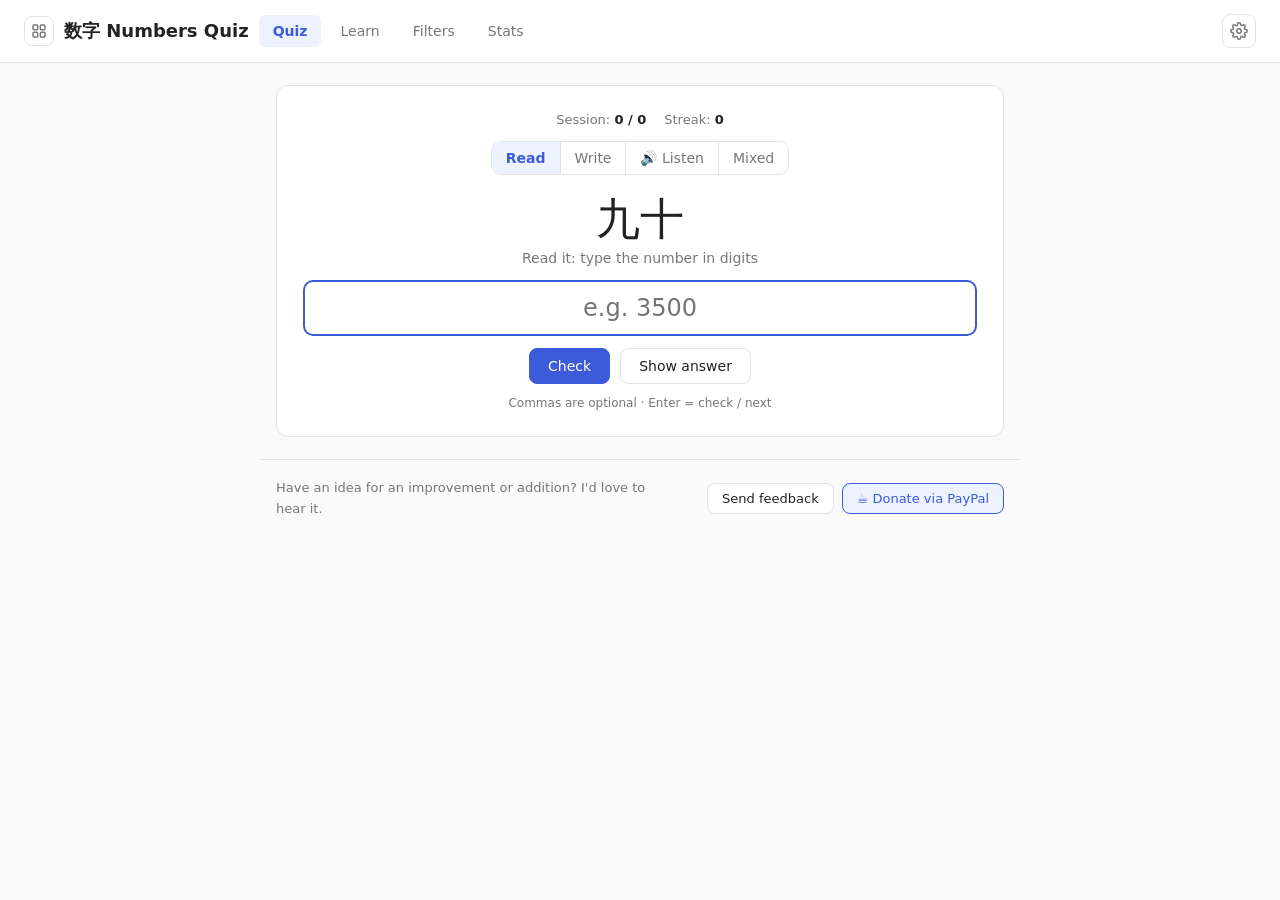
<file: numbers.html>
<!DOCTYPE html>
<html lang="en">
<head>
<meta charset="UTF-8">
<meta name="viewport" content="width=device-width, initial-scale=1">
<link rel="icon" href="icon-favicon-64.png">
<link rel="apple-touch-icon" href="icon-num-180.png">
<meta name="apple-mobile-web-app-capable" content="yes">
<meta name="mobile-web-app-capable" content="yes">
<meta name="apple-mobile-web-app-title" content="Numbers">
<meta name="theme-color" content="#087f5b">
<script>(function(){var d;try{d=localStorage.getItem('jnum_dark_v1');}catch(e){}if(d==='on'||(d!=='off'&&window.matchMedia&&matchMedia('(prefers-color-scheme: dark)').matches))document.documentElement.classList.add('dark');})();</script>
<title>Numbers Quiz</title>
<script src="tts-fix.js"></script>
<style>
  :root{--bg:#fafafa;--card:#fff;--text:#222;--muted:#777;--line:#e3e3e3;--accent:#3b5bdb;--ok:#2b8a3e;--okbg:#ebfbee;--bad:#c92a2a;--badbg:#fff5f5;
    --accentbg:#edf2ff;--okline:#b2f2bb;--badline:#ffc9c9;--pill:#f1f3f5;--warn:#8a5a00;--sub:#333;--hl:#fff3bf;--mid:#fff3bf;--midline:#e8a300}
  :root.dark{--bg:#15171c;--card:#1e2128;--text:#e4e6ea;--muted:#9aa0aa;--line:#353a45;--accent:#7b93f7;--ok:#69db7c;--okbg:#17301f;
    --bad:#ff8787;--badbg:#3a1d21;--accentbg:#262d48;--okline:#2b6a3a;--badline:#7a2e35;--pill:#2a2e37;--warn:#f0c14b;--sub:#cfd3da;--hl:#4a3f12;--mid:#4a3f12;--midline:#c99a1e;color-scheme:dark}
  *{box-sizing:border-box}
  body{margin:0;font-family:system-ui,-apple-system,"Segoe UI",Roboto,"Noto Sans JP","Hiragino Sans",sans-serif;background:var(--bg);color:var(--text)}
  .jpf{font-family:"Noto Sans JP","Hiragino Sans","Yu Gothic",system-ui,sans-serif}
  header{display:flex;align-items:center;gap:10px;padding:14px 24px;border-bottom:1px solid var(--line);background:var(--card);flex-wrap:wrap}
  header h1{font-size:18px;margin:0;font-weight:600;display:flex;align-items:center;gap:10px}
  .homelink{display:inline-grid;place-items:center;width:30px;height:30px;border-radius:8px;border:1px solid var(--line);color:var(--muted);text-decoration:none;flex:none}
  nav button{background:none;border:none;padding:8px 14px;font-size:14px;color:var(--muted);cursor:pointer;border-radius:6px;font-family:inherit}
  nav button.active{color:var(--accent);background:var(--accentbg);font-weight:600}
  .gearbtn{display:inline-grid;place-items:center;width:34px;height:34px;border-radius:8px;border:1px solid var(--line);background:var(--card);color:var(--muted);cursor:pointer;margin-left:auto;padding:0;flex:none}
  .gearbtn[aria-expanded="true"]{color:var(--accent);border-color:var(--accent);background:var(--accentbg)}
  .settings{flex-basis:100%;display:flex;gap:14px;flex-wrap:wrap;padding:10px 2px 2px;border-top:1px solid var(--line)}
  .settings.closed{display:none}
  .toggle{font-size:14px;color:var(--muted);display:flex;align-items:center;gap:6px;cursor:pointer}
  @media (max-width:640px){
    header{display:grid;grid-template-columns:1fr auto;padding:10px 14px;gap:6px 8px}
    header h1{font-size:16px;min-width:0} .gearbtn{grid-column:2;grid-row:1} header nav{grid-column:1/-1;display:flex;margin:0 -6px} nav button{padding:7px 10px}
    .settings{grid-column:1/-1} main{margin-top:16px}
  }
  main{max-width:760px;margin:22px auto;padding:0 16px}
  .card{background:var(--card);border:1px solid var(--line);border-radius:12px;padding:26px}
  @media (max-width:420px){main{padding:0 10px}.card{padding:20px 14px}}
  .hidden{display:none!important}
  h2{font-size:17px;margin:0 0 4px}
  h3{font-size:12.5px;margin:20px 0 8px;color:var(--muted);text-transform:uppercase;letter-spacing:.05em;font-weight:600}
  .sub{font-size:13px;color:var(--muted)}
  .note{font-size:12.5px;color:var(--muted);line-height:1.55}
  button.btn{font-size:14px;padding:9px 18px;border-radius:8px;border:1px solid var(--line);background:var(--card);color:var(--text);cursor:pointer;font-family:inherit}
  button.btn.primary{background:var(--accent);color:#fff;border-color:var(--accent)}
  :root.dark button.btn.primary{background:#4c6ef5;border-color:#4c6ef5}
  button.btn.small{font-size:12.5px;padding:5px 12px}
  button.btn:disabled{opacity:.45;cursor:default}
  .row{display:flex;gap:10px;align-items:center;flex-wrap:wrap}
  .between{display:flex;justify-content:space-between;align-items:center;gap:10px;flex-wrap:wrap}
  ruby rt{font-size:.5em;color:var(--muted)}
  .speak{background:none;border:1px solid var(--line);border-radius:6px;cursor:pointer;font-size:13px;padding:1px 7px;color:var(--text);vertical-align:middle;font-family:inherit}
  .tag{display:inline-block;font-size:11.5px;padding:1px 8px;border-radius:10px;background:var(--hl);color:var(--text);margin-left:4px;vertical-align:middle;font-family:system-ui,sans-serif}
  .tgt{background:var(--hl);border-radius:4px;padding:0 3px;font-weight:600}
  /* learn: home */
  .nextcard{display:flex;gap:16px;align-items:center;flex-wrap:wrap;border:1px solid var(--line);border-radius:12px;padding:16px;margin:14px 0}
  .nextk{display:flex;gap:6px;flex-wrap:wrap}
  .nextk span{font-size:30px;width:52px;height:52px;display:grid;place-items:center;border-radius:10px;background:var(--accentbg)}
  .lgrid{display:grid;grid-template-columns:repeat(auto-fill,minmax(64px,1fr));gap:6px}
  .lchip{border:1px solid var(--line);border-radius:9px;padding:6px 4px;text-align:center;background:var(--card);color:var(--text);font-family:inherit;cursor:pointer;min-width:0}
  .lchip .n{font-size:11px;color:var(--muted)}
  .lchip .ks{font-size:14px;white-space:nowrap;overflow:hidden;text-overflow:ellipsis}
  .lchip.done{border-color:var(--ok);background:var(--okbg)}
  .lchip.next{border-color:var(--accent);background:var(--accentbg)}
  .lchip.locked{opacity:.45;cursor:default}
  /* learn: lesson */
  .dots{display:flex;gap:6px;flex-wrap:wrap}
  .dot{min-width:30px;height:30px;border-radius:8px;border:1px solid var(--line);display:grid;place-items:center;font-size:16px;cursor:pointer;background:var(--card);color:var(--text);padding:0 4px}
  .dot.on{border-color:var(--accent);background:var(--accentbg);color:var(--accent)}
  .dot.words{padding:0 10px;font-size:12.5px}
  .khead{display:flex;gap:18px;align-items:center;margin:18px 0 6px}
  .kbig{font-size:92px;line-height:1;width:128px;height:128px;display:grid;place-items:center;border-radius:18px;background:var(--accentbg);color:var(--text);flex:none}
  .kmean{font-size:24px;font-weight:600}
  .rchips{display:grid;gap:8px}
  .rchip{display:flex;align-items:center;gap:12px;border:1px solid var(--line);border-radius:10px;padding:10px 12px}
  .rchip .rd{font-size:21px;min-width:60px;font-weight:600;color:var(--accent)}
  .rchip .ex{font-size:14px}
  .rchip .ex .jpf{font-size:17px}
  .later{font-size:12.5px;color:var(--muted);margin-top:8px;line-height:1.6}
  .mnem{border-left:3px solid var(--accent);background:var(--pill);padding:10px 14px;border-radius:0 10px 10px 0;font-size:14.5px;line-height:1.6}
  .mnem.mine{border-left-color:var(--ok)}
  .mnem .who{font-size:11.5px;text-transform:uppercase;letter-spacing:.05em;color:var(--muted);margin-bottom:3px;display:flex;justify-content:space-between;gap:8px;flex-wrap:wrap}
  .mnem .who a{color:var(--accent);cursor:pointer;text-transform:none;letter-spacing:0;font-size:12.5px}
  textarea{width:100%;min-height:84px;font:inherit;font-size:14.5px;padding:10px 12px;border-radius:10px;border:1px solid var(--line);background:var(--card);color:var(--text)}
  .callout{border:1px solid var(--line);background:var(--pill);border-radius:10px;padding:10px 14px;font-size:14px;margin:6px 0 12px}
  .wlist{display:grid;gap:10px}
  .witem{border:1px solid var(--line);border-radius:10px;padding:12px 14px}
  .witem .top{display:flex;gap:10px;align-items:baseline;flex-wrap:wrap}
  .witem .w{font-size:24px}
  .witem .r{font-size:15px;color:var(--accent)}
  .witem .m{font-size:14px;color:var(--sub)}
  .witem .sent{font-size:17px;line-height:2;margin-top:4px}
  .witem .en{font-size:13px;color:var(--muted)}
  /* review */
  .scorebar{display:flex;gap:18px;justify-content:center;font-size:13px;color:var(--muted);margin-bottom:14px}
  .scorebar b{color:var(--text)}
  .dirbar{display:flex;justify-content:center;margin:0 auto 16px;border:1px solid var(--line);border-radius:10px;overflow:hidden;width:max-content;max-width:100%}
  .dirbtn{border:none;background:var(--card);color:var(--muted);padding:8px 14px;font-size:14px;cursor:pointer;font-family:inherit;border-right:1px solid var(--line)}
  .dirbtn:last-child{border-right:none}
  .dirbtn.on{background:var(--accentbg);color:var(--accent);font-weight:600}
  .qsent{text-align:center;font-size:26px;line-height:2.1;margin:4px 0 4px}
  .qsent .tgt{font-size:1.12em}
  .qask{text-align:center;color:var(--muted);font-size:14px;margin-bottom:14px}
  #answer{width:100%;font-size:24px;padding:12px 14px;border:2px solid var(--line);border-radius:10px;outline:none;font-family:inherit;text-align:center;background:var(--card);color:var(--text)}
  #answer:focus{border-color:var(--accent)}
  #answer.ok{border-color:var(--ok);background:var(--okbg)} #answer.bad{border-color:var(--bad);background:var(--badbg)}
  .buttons{display:flex;gap:10px;justify-content:center;margin-top:12px;flex-wrap:wrap}
  .choices{display:grid;grid-template-columns:1fr 1fr;gap:10px}
  .choice{position:relative;padding:12px 14px 12px 38px;font-size:15.5px;border:2px solid var(--line);border-radius:10px;background:var(--card);color:var(--text);cursor:pointer;font-family:inherit;text-align:left;min-height:54px}
  .choice .k{position:absolute;left:10px;top:50%;transform:translateY(-50%);font-size:12px;color:var(--muted);border:1px solid var(--line);border-radius:5px;padding:0 6px}
  .choice.right{border-color:var(--ok);background:var(--okbg)} .choice.wrong{border-color:var(--bad);background:var(--badbg)}
  .choice:disabled{cursor:default}
  @media (hover:hover){.choice:hover:not(:disabled){border-color:var(--accent)} .speak:hover{border-color:var(--accent)} .lchip:not(.locked):hover{border-color:var(--accent)}}
  .feedback{margin-top:16px;padding:14px 16px;border-radius:10px;font-size:15px;line-height:1.6;border:1px solid}
  .feedback.ok{background:var(--okbg);border-color:var(--okline)} .feedback.bad{background:var(--badbg);border-color:var(--badline)}
  .feedback .head{font-weight:600;margin-bottom:4px}
  .feedback.ok .head{color:var(--ok)} .feedback.bad .head{color:var(--bad)}
  .feedback .ans{font-size:22px}
  .parts{display:grid;gap:6px;margin-top:10px}
  .part{display:flex;gap:10px;align-items:flex-start;font-size:13.5px;border-top:1px solid var(--line);padding-top:8px}
  .part .pk{font-size:26px;line-height:1;min-width:34px}
  .part .pb{flex:1;min-width:0}
  .reportline{margin-top:10px;font-size:12px;text-align:right}
  .reportline a{color:var(--muted);text-decoration:none;border-bottom:1px dotted var(--muted)}
  .hint{text-align:center;font-size:12px;color:var(--muted);margin-top:12px}
  .empty{text-align:center;color:var(--muted);padding:20px 0}
  /* stats */
  .totals{display:flex;gap:30px;margin-bottom:6px}
  .totals div{font-size:13px;color:var(--muted)}
  .totals b{display:block;font-size:24px;color:var(--text)}
  .lchart{display:grid;gap:8px;margin:4px 0 8px}
  .lrow{display:grid;grid-template-columns:40px 1fr auto;align-items:center;gap:10px;font-size:13px}
  .lbar{display:flex;height:12px;border-radius:6px;background:var(--pill);overflow:hidden}
  .lbar i{display:block;height:100%} .lbar .la{background:var(--ok)} .lbar .lb{background:var(--okline)}
  .lnum{font-variant-numeric:tabular-nums;color:var(--muted);text-align:right;min-width:74px}
  .kgrid{display:grid;grid-template-columns:repeat(auto-fill,minmax(34px,1fr));gap:4px}
  .kc{height:34px;display:grid;place-items:center;border:1px solid var(--line);border-radius:7px;font-size:17px;background:var(--card);color:var(--muted)}
  .kc.m{background:var(--okbg);border-color:var(--ok);color:var(--text)} .kc.p{background:var(--mid);border-color:var(--midline);color:var(--text)}
  .kc.x{background:var(--badbg);border-color:var(--bad);color:var(--text)} .kc.l{background:var(--pill);color:var(--text)}
  .legend2{font-size:12px;color:var(--muted);margin-top:8px;display:flex;align-items:center;gap:6px;flex-wrap:wrap}
  .legend2 .sw{display:inline-block;width:14px;height:12px;border:1px solid var(--line);border-radius:3px;margin-left:6px}
  .legend2 .sw:first-child{margin-left:0}
  table{width:100%;border-collapse:collapse;font-size:14px}
  td,th{text-align:left;padding:7px 6px;border-bottom:1px solid var(--line);vertical-align:top}
  th{font-size:12px;color:var(--muted);font-weight:600}
  td.num{text-align:right;white-space:nowrap}
  .reset{margin-top:20px;font-size:12px}
  .sitefoot{max-width:760px;margin:8px auto 40px;padding:18px 16px 0;border-top:1px solid var(--line);display:flex;flex-wrap:wrap;gap:10px 20px;align-items:center;justify-content:space-between;font-size:13px;color:var(--muted)}
  .sitefoot p{margin:0;line-height:1.6;max-width:46ch}
  .sitefoot .links{display:flex;gap:8px;flex-wrap:wrap}
  .sitefoot a{display:inline-block;padding:7px 14px;border-radius:8px;border:1px solid var(--line);background:var(--card);color:var(--text);text-decoration:none;font-size:13px}
  .sitefoot a.donate{border-color:var(--accent);color:var(--accent);background:var(--accentbg)}
  @media (max-width:520px){.sitefoot{justify-content:center;text-align:center}}
  button,a,label{-webkit-tap-highlight-color:transparent}
  body.kbd{padding-bottom:70vh}
  @media (max-width:420px){.qsent{font-size:22px}.kbig{font-size:76px;width:104px;height:104px}.choices{grid-template-columns:1fr}}
</style>
<style>
  /* ---- numbers quiz ---- */
  .qnum{text-align:center;font-size:56px;line-height:1.25;margin:6px 0 4px;word-break:break-all}
  .qnum.jp{font-size:44px}
  .qnum.digits{font-variant-numeric:tabular-nums;font-family:system-ui,-apple-system,"Segoe UI",sans-serif;font-weight:500}
  .qnum ruby rt{font-size:.36em}
  .playbig{width:84px;height:84px;border-radius:50%;border:none;background:var(--accent);color:#fff;font-size:34px;cursor:pointer;display:grid;place-items:center;margin:8px auto 4px}
  :root.dark .playbig{background:#4c6ef5}
  .ntable{display:grid;grid-template-columns:repeat(5,1fr);gap:6px;margin:6px 0 4px}
  .nc{display:flex;flex-direction:column;align-items:center;gap:2px;padding:7px 2px;border:1px solid var(--line);border-radius:9px;background:var(--card);color:var(--text);cursor:pointer;font-family:inherit;min-width:0}
  .nc .d{font-size:13px;color:var(--muted)}
  .nc .k{font-size:20px}
  .nc .r{font-size:12.5px;white-space:nowrap}
  .nc .alt{font-size:10.5px;color:var(--muted);white-space:nowrap}
  .nc.odd{border-color:var(--accent);background:var(--accentbg)} .nc.odd .r{color:var(--accent);font-weight:600}
  .lead{font-size:14.5px;line-height:1.6;margin:0 0 6px}
  .note2{font-size:13.5px;color:var(--muted);line-height:1.55;margin:4px 0 8px}
  .bigrow{display:grid;grid-template-columns:auto auto 1fr auto;gap:4px 12px;align-items:center;font-size:15px;border-top:1px solid var(--line);padding:7px 0}
  .bigrow .dg{font-variant-numeric:tabular-nums;font-weight:600}
  .rows{display:flex;flex-wrap:wrap;gap:6px}
  .rowchip{display:inline-flex;align-items:center;gap:4px;padding:5px 12px;border:1px solid var(--line);border-radius:999px;font-size:14px;cursor:pointer}
  .rowchip.on{border-color:var(--accent);background:var(--accentbg);color:var(--accent)}
  .rowchip input{display:none}
  .checks{display:grid;grid-template-columns:repeat(auto-fill,minmax(220px,1fr));gap:6px 16px}
  .checks label{font-size:14px;display:flex;gap:8px;align-items:center;cursor:pointer}
  .poolinfo{margin-top:16px;font-size:13px;color:var(--muted)}
  .build{font-size:15px;line-height:1.9;margin-top:6px}
  .build .pc{display:inline-block;border:1px solid var(--line);border-radius:7px;padding:0 7px;margin:0 2px;background:var(--card)}
  .build .pc.odd{border-color:var(--accent);color:var(--accent);font-weight:600}
  @media (max-width:420px){ .qnum{font-size:46px} .qnum.jp{font-size:34px} .ntable{gap:3px} .nc .k{font-size:17px} .nc .r{font-size:11px;letter-spacing:-.02em} .bigrow{font-size:13.5px;gap:2px 8px} }
</style>
</head>
<body>
<header>
  <h1><a class="homelink" href="./" title="All apps" aria-label="All apps"><svg viewBox="0 0 24 24" width="16" height="16" fill="none" stroke="currentColor" stroke-width="2.2" stroke-linecap="round" stroke-linejoin="round" aria-hidden="true"><rect x="3" y="3" width="7" height="7" rx="1.5"/><rect x="14" y="3" width="7" height="7" rx="1.5"/><rect x="3" y="14" width="7" height="7" rx="1.5"/><rect x="14" y="14" width="7" height="7" rx="1.5"/></svg></a>数字 Numbers Quiz</h1>
  <nav>
    <button data-tab="quiz" class="active">Quiz</button>
    <button data-tab="learn">Learn</button>
    <button data-tab="filters">Filters</button>
    <button data-tab="stats">Stats</button>
  </nav>
  <button type="button" class="gearbtn" id="gearBtn" aria-label="Settings" aria-expanded="false" aria-controls="settingsPanel" title="Settings"><svg viewBox="0 0 24 24" width="18" height="18" fill="none" stroke="currentColor" stroke-width="2" stroke-linecap="round" stroke-linejoin="round" aria-hidden="true"><circle cx="12" cy="12" r="3"/><path d="M19.4 15a1.65 1.65 0 0 0 .33 1.82l.06.06a2 2 0 1 1-2.83 2.83l-.06-.06a1.65 1.65 0 0 0-1.82-.33 1.65 1.65 0 0 0-1 1.51V21a2 2 0 1 1-4 0v-.09a1.65 1.65 0 0 0-1-1.51 1.65 1.65 0 0 0-1.82.33l-.06.06a2 2 0 1 1-2.83-2.83l.06-.06a1.65 1.65 0 0 0 .33-1.82 1.65 1.65 0 0 0-1.51-1H3a2 2 0 1 1 0-4h.09a1.65 1.65 0 0 0 1.51-1 1.65 1.65 0 0 0-.33-1.82l-.06-.06a2 2 0 1 1 2.83-2.83l.06.06a1.65 1.65 0 0 0 1.82.33H9a1.65 1.65 0 0 0 1-1.51V3a2 2 0 1 1 4 0v.09a1.65 1.65 0 0 0 1 1.51 1.65 1.65 0 0 0 1.82-.33l.06-.06a2 2 0 1 1 2.83 2.83l-.06.06a1.65 1.65 0 0 0-.33 1.82V9a1.65 1.65 0 0 0 1.51 1H21a2 2 0 1 1 0 4h-.09a1.65 1.65 0 0 0-1.51 1z"/></svg></button>
  <div class="settings closed" id="settingsPanel">
    <label class="toggle"><input type="checkbox" id="darkToggle"> Dark mode</label>
    <label class="toggle" title="Read the number aloud after you answer"><input type="checkbox" id="autoToggle"> Auto-play audio</label>
  </div>
</header>
<main>
  <div id="storeWarn" class="hidden" style="font-size:12px;color:var(--warn);background:var(--pill);border:1px solid var(--line);border-radius:8px;padding:8px 12px;margin-bottom:14px;text-align:center">This viewer blocks saving, so lifetime stats won't persist.</div>
  <section id="tab-quiz" class="card">
    <div class="scorebar"><span>Session: <b id="sScore">0 / 0</b></span><span>Streak: <b id="sStreak">0</b></span></div>
    <div class="dirbar" role="group" aria-label="Question type">
      <button type="button" class="dirbtn" data-mode="read">Read</button>
      <button type="button" class="dirbtn" data-mode="write">Write</button>
      <button type="button" class="dirbtn" data-mode="listen">🔊 Listen</button>
      <button type="button" class="dirbtn" data-mode="mix">Mixed</button>
    </div>
    <div id="quizBody">
      <div id="qNum"></div>
      <div class="qask" id="qAsk"></div>
      <input id="answer" autocomplete="off" autocapitalize="off" autocorrect="off" spellcheck="false">
      <div class="buttons"><button class="btn primary" id="checkBtn">Check</button><button class="btn" id="showBtn">Show answer</button></div>
      <div id="fb"></div>
      <div class="hint" id="keyHint"></div>
    </div>
    <div id="emptyPool" class="hidden empty">No number ranges selected. Pick at least one on the Filters tab.</div>
  </section>
  <section id="tab-learn" class="card hidden"><h2>How Japanese numbers work</h2><div id="learnBody"></div></section>
  <section id="tab-filters" class="card hidden"><h2>Filters</h2><div id="filterBody"></div><div class="poolinfo" id="poolInfo"></div></section>
  <section id="tab-stats" class="card hidden"><div id="statsBody"></div>
    <h3>Sync between devices</h3>
    <div style="font-size:13px;color:var(--muted);margin-bottom:8px"><b>Tip:</b> the <a href="./#sync">home page</a> backs up and restores all quizzes at once. Results are combined without double-counting.</div>
    <div class="buttons" style="justify-content:flex-start;margin-top:0">
      <button class="btn" id="exportBtn">Export progress</button>
      <button class="btn" id="importBtn">Import progress</button>
      <input type="file" id="importFile" accept=".json,application/json" class="hidden">
    </div>
    <div id="syncMsg" style="font-size:13px;margin-top:8px"></div>
    <div id="syncInfo" style="font-size:12px;color:var(--muted);margin-top:6px"></div>
    <button class="btn reset" id="resetBtn">Reset lifetime stats</button>
  </section>
</main>
<footer class="sitefoot">
  <p>Have an idea for an improvement or addition? I'd love to hear it.</p>
  <div class="links">
    <a href="mailto:support.kohikori@gmail.com?subject=Feedback:%20Numbers%20Quiz">Send feedback</a>
    <a class="donate" href="https://paypal.me/kohikori" target="_blank" rel="noopener">☕ Donate via PayPal</a>
  </div>
</footer>
<script>
/* ================= NUMBER ENGINE ================= */
const $ = id => document.getElementById(id);
const esc = s => String(s).replace(/[&<>"]/g, c => ({'&':'&amp;','<':'&lt;','>':'&gt;','"':'&quot;'}[c]));
const toHira = s => s.replace(/[ァ-ヶ]/g, c=>String.fromCharCode(c.charCodeAt(0)-0x60));
const KD = ['〇','一','二','三','四','五','六','七','八','九'];
// readings of a single digit: [main, ...also accepted]
const UNIT = {0:['ぜろ','れい'],1:['いち'],2:['に'],3:['さん'],4:['よん','し'],5:['ご'],6:['ろく'],7:['なな','しち'],8:['はち'],9:['きゅう','く']};
const TENS = {1:['じゅう'],2:['にじゅう'],3:['さんじゅう'],4:['よんじゅう','しじゅう'],5:['ごじゅう'],6:['ろくじゅう'],7:['ななじゅう','しちじゅう'],8:['はちじゅう'],9:['きゅうじゅう']};
const HUND = {1:['ひゃく'],2:['にひゃく'],3:['さんびゃく'],4:['よんひゃく'],5:['ごひゃく'],6:['ろっぴゃく'],7:['ななひゃく'],8:['はっぴゃく'],9:['きゅうひゃく']};
const THOU = {1:['せん'],2:['にせん'],3:['さんぜん'],4:['よんせん'],5:['ごせん'],6:['ろくせん'],7:['ななせん'],8:['はっせん'],9:['きゅうせん']};
// sound changes worth pointing out
const ODD = {300:'ひゃく becomes びゃく: さんびゃく', 600:'ろく + ひゃく → ろっぴゃく', 800:'はち + ひゃく → はっぴゃく',
  3000:'せん becomes ぜん: さんぜん', 8000:'はち + せん → はっせん', 100:'Just ひゃく, no いち', 1000:'Just せん, no いち',
  10:'Just じゅう, no いち', 10000:'いちまん: 万 always needs a number in front'};
/* all accepted readings of 0 ≤ n < 10,000 (main reading first) */
function groupReadings(n, big){
  if (n===0) return [''];
  const th=Math.floor(n/1000), h=Math.floor(n/100)%10, t=Math.floor(n/10)%10, u=n%10;
  let parts=[];
  if (th) parts.push(th===1 && big ? (n===1000 ? ['いっせん','せん'] : ['せん','いっせん']) : THOU[th]);   // 1000万 = いっせんまん
  if (h) parts.push(HUND[h]);
  if (t) parts.push(TENS[t]);
  if (u) parts.push(UNIT[u]);
  let out=[''];
  for (const p of parts){ const nx=[]; for (const a of out) for (const b of p) nx.push(a+b); out=nx; }
  return out;
}
function readings(n){
  if (n===0) return ['ぜろ','れい'];
  const oku=Math.floor(n/1e8), man=Math.floor(n/1e4)%1e4, rest=n%1e4;
  let out=[''];
  const add=list=>{ const nx=[]; for (const a of out) for (const b of list) nx.push(a+b); out=nx; };
  if (oku) add(groupReadings(oku,true).map(r=>r+'おく'));
  if (man) add(groupReadings(man,true).map(r=>r+'まん'));
  if (rest) add(groupReadings(rest,false));
  return [...new Set(out)];
}
const reading = n => n===0 ? 'ゼロ' : readings(n)[0];   // for display
function groupKanji(n, big){
  if (!n) return '';
  const th=Math.floor(n/1000), h=Math.floor(n/100)%10, t=Math.floor(n/10)%10, u=n%10;
  return (th? (th===1 && !(big && n===1000) ? '' : KD[th])+'千' : '')+(h?(h===1?'':KD[h])+'百':'')+(t?(t===1?'':KD[t])+'十':'')+(u?KD[u]:'');
}
function kanji(n){
  if (n===0) return '〇';
  const oku=Math.floor(n/1e8), man=Math.floor(n/1e4)%1e4, rest=n%1e4;
  return (oku?groupKanji(oku,true)+'億':'')+(man?groupKanji(man,true)+'万':'')+groupKanji(rest,false);
}
/* other ways people write the same number in kanji (千万 for 一千万, 一千 is never wrong either) */
function kanjiVariants(n){
  const v=new Set([kanji(n)]);
  v.add(kanji(n).replace(/一千(?=[万億])/g,'千'));
  v.add(kanji(n).replace(/(^|[万億])千(?=[一二三四五六七八九百十]*[万億])/g,'$1一千'));
  return v;
}
/* the number broken into pieces, for feedback ("3,456 = さんぜん + よんひゃく + ごじゅう + ろく") */
function pieces(n){
  const out=[];
  const grp=(g,big,suffix,mult)=>{
    const th=Math.floor(g/1000), h=Math.floor(g/100)%10, t=Math.floor(g/10)%10, u=g%10;
    const ps=[];
    if (th) ps.push([th*1000, th===1&&big?'いっせん':THOU[th][0]]);
    if (h) ps.push([h*100, HUND[h][0]]);
    if (t) ps.push([t*10, TENS[t][0]]);
    if (u) ps.push([u, UNIT[u][0]]);
    if (suffix){ if (!ps.length) return; ps.push([mult, suffix]); }
    out.push(...ps.map(([v,r])=>({v,r,odd:!!ODD[v] && !suffix})));
  };
  const oku=Math.floor(n/1e8), man=Math.floor(n/1e4)%1e4, rest=n%1e4;
  if (oku) grp(oku,true,'おく',1e8);
  if (man) grp(man,true,'まん',1e4);
  if (rest) grp(rest,false,'',1);
  return out;
}
const fmt = n => n.toLocaleString('en-US');

/* ================= RANGES ================= */
/* a 'round' big number like 35,000 or 1,280,000: 1–3 significant digits, size between 10^lo and 10^(hi+1) */
function roundPick(lo,hi){
  const mag=lo+Math.floor(Math.random()*(hi-lo+1)), sig=1+Math.floor(Math.random()*3), step=10**Math.max(0,mag+1-sig);
  const n=Math.floor((10**mag + Math.random()*(9*10**mag))/step)*step;
  return Math.max(n, 10**mag);
}
const RANGES = [
  {id:'r10',  label:'0–10',               pick:()=>Math.floor(Math.random()*11)},
  {id:'r99',  label:'11–99',              pick:()=>11+Math.floor(Math.random()*89)},
  {id:'r999', label:'100–999',            pick:()=> Math.random()<.35 ? (1+Math.floor(Math.random()*9))*100 + (Math.random()<.5?0:Math.floor(Math.random()*100)) : 100+Math.floor(Math.random()*900)},
  {id:'r9k',  label:'1,000–9,999',        pick:()=>{ const th=1+Math.floor(Math.random()*9); const r=Math.random(); return th*1000 + (r<.3?0 : r<.6 ? Math.floor(Math.random()*10)*100 : Math.floor(Math.random()*1000)); }},
  {id:'rman', label:'10,000–99,999,999 (万)', pick:()=>roundPick(4,7)},
  {id:'roku', label:'100,000,000+ (億)',  pick:()=>roundPick(8,10)},
];
const RANGE_BY_ID = Object.fromEntries(RANGES.map(r=>[r.id,r]));
const rangeOf = n => n<=10?'r10': n<100?'r99': n<1000?'r999': n<10000?'r9k': n<1e8?'rman':'roku';
// tricky numbers come up a bit more often
const TRICKY = [4,7,9,14,17,19,40,70,90,300,600,800,3000,8000,1000,100,10,10000,1000000,10000000,6000,600000];

/* ================= STORAGE ================= */
const P='jnum_';
const store = (() => { const mem={}; let ok=false;
  try { localStorage.setItem('__jnum','1'); localStorage.removeItem('__jnum'); ok=true; } catch(e){}
  return { persistent:ok, get(k){ try { return ok?localStorage.getItem(k):(k in mem?mem[k]:null); } catch(e){ return null; } },
           set(k,v){ try { if(ok) localStorage.setItem(k,v); else mem[k]=v; } catch(e){ mem[k]=v; } } }; })();
const loadJSON = k => { try { return JSON.parse(store.get(k)||'null'); } catch(e){ return null; } };
const LS={stats:P+'stats_v1',filters:P+'filters_v1',srs:P+'srs_v1',srsT:P+'srs_time_v1',peers:P+'peers_v1',device:P+'device_v1',dark:P+'dark_v1',auto:P+'autoplay_v1',mode:P+'mode_v1'};
const blankStats = () => ({c:0,t:0,modes:{},ranges:{},nums:{}});
let lifetime=loadJSON(LS.stats)||blankStats(), session=blankStats(), streak=0;
let filters=Object.assign({ranges:['r10','r99','r999'], show:'kanji', srs:true}, loadJSON(LS.filters)||{});
const saveFilters=()=>store.set(LS.filters,JSON.stringify(filters));
let srs=loadJSON(LS.srs)||{}, srsT=loadJSON(LS.srsT)||{}, peers=loadJSON(LS.peers)||{};
let deviceId=store.get(LS.device); if (!deviceId){ deviceId=Math.random().toString(36).slice(2,10); store.set(LS.device,deviceId); }
function addStats(a,b){ const o={c:a.c+b.c,t:a.t+b.t,modes:{},ranges:{},nums:{}};
  for (const k of ['modes','ranges','nums']) for (const s of [a[k],b[k]]) for (const key in (s||{})){ const x=o[k][key]||(o[k][key]={c:0,t:0}); x.c+=s[key].c; x.t+=s[key].t; }
  return o; }
let combined; const recombine=()=>{ combined=Object.values(peers).reduce((acc,p)=>addStats(acc,p.stats), addStats(blankStats(),lifetime)); }; recombine();

/* ================= QUIZ ================= */
let mode=store.get(LS.mode)||'read', current=null, answered=false, recentNums=[];
const MODES={read:'Read', write:'Write', listen:'Listen'};
function pickNumber(){
  const rs=filters.ranges.filter(id=>RANGE_BY_ID[id]); if (!rs.length) return null;
  // missed numbers come back now and then
  if (filters.srs){ const missed=Object.keys(srs).filter(k=>srs[k]===0).map(k=>+k.split(':')[1]).filter(n=>rs.includes(rangeOf(n)) && !recentNums.includes(n));
    if (missed.length && Math.random()<.25) return missed[Math.floor(Math.random()*missed.length)]; }
  const tr=TRICKY.filter(n=>rs.includes(rangeOf(n)) && !recentNums.includes(n));
  if (tr.length && Math.random()<.2) return tr[Math.floor(Math.random()*tr.length)];
  for (let i=0;i<20;i++){ const n=RANGE_BY_ID[rs[Math.floor(Math.random()*rs.length)]].pick(); if (!recentNums.includes(n)) return n; }
  return RANGE_BY_ID[rs[0]].pick();
}
function jpHTML(n){
  if (filters.show==='kana') return `<span class="jpf">${reading(n)}</span>`;
  if (filters.show==='furi') return `<ruby class="jpf">${kanji(n)}<rt>${reading(n)}</rt></ruby>`;
  return `<span class="jpf">${kanji(n)}</span>`;
}
function nextQuestion(fromTap){
  TTS.stop();
  const has=filters.ranges.some(id=>RANGE_BY_ID[id]);
  $('quizBody').classList.toggle('hidden',!has); $('emptyPool').classList.toggle('hidden',has);
  if (!has){ current=null; return; }
  const n=pickNumber(); recentNums=[n,...recentNums].slice(0,8);
  const m = mode==='mix' ? ['read','write','listen'][Math.floor(Math.random()*3)] : mode;
  current={n,m}; answered=false;
  const q=$('qNum'), inp=$('answer');
  if (m==='read'){ q.className='qnum jp'; q.innerHTML=jpHTML(n); $('qAsk').textContent='Read it: type the number in digits'; inp.placeholder='e.g. 3500'; inp.inputMode='numeric'; inp.lang='en'; }
  else if (m==='write'){ q.className='qnum digits'; q.textContent=fmt(n); $('qAsk').textContent='Write it: how do you say it in Japanese?'; inp.placeholder='type in romaji or kana…'; inp.inputMode='text'; inp.lang='ja'; }
  else { q.className='qnum'; q.innerHTML=`<button type="button" class="playbig" id="playBtn" aria-label="Play the number">▶</button>`; $('qAsk').textContent='Listen: type the number you hear, in digits'; inp.placeholder='e.g. 3500'; inp.inputMode='numeric'; inp.lang='en'; }
  $('keyHint').textContent = m==='write' ? 'Romaji turns into kana as you type · Enter = check / next' : m==='listen' ? 'Tap ▶ to hear it again · Enter = check / next' : 'Commas are optional · Enter = check / next';
  inp.value=''; inp.className=''; inp.readOnly=false; $('fb').innerHTML=''; $('checkBtn').textContent='Check';
  document.querySelectorAll('.dirbtn').forEach(b=>b.classList.toggle('on',b.dataset.mode===mode));
  if (m==='listen' && fromTap) TTS.say(kanji(n));
  setTimeout(()=>{ if (!$('tab-quiz').classList.contains('hidden')) inp.focus({preventScroll:true}); },0);
}
function record(st,n,m,ok){ const b=(o,k)=>{ o[k]=o[k]||{c:0,t:0}; o[k].t++; if (ok) o[k].c++; };
  st.t++; if (ok) st.c++; b(st.modes,m); b(st.ranges,rangeOf(n)); b(st.nums,String(n)); }
function check(show){
  if (!current) return;
  if (answered){ nextQuestion(true); return; }
  const {n,m}=current, inp=$('answer');
  let raw=inp.value.trim();
  if (!show && !raw){ inp.focus(); return; }
  let ok=false, given=raw;
  if (m==='write'){
    given=toHira(romajiToKana(raw,true)).replace(/[\s、,・]/g,'');
    ok = !show && (readings(n).includes(given) || kanjiVariants(n).has(given));
  } else {
    given=raw.replace(/[０-９]/g,d=>String.fromCharCode(d.charCodeAt(0)-0xFEE0)).replace(/[,，\s.]/g,'');
    ok = !show && /^\d+$/.test(given) && +given===n;
  }
  answered=true; inp.readOnly=true; inp.className=ok?'ok':'bad'; if (m==='write') inp.value=given;
  record(session,n,m,ok); record(lifetime,n,m,ok);
  const k=m+':'+n, prev=srs[k]; srs[k] = ok ? Math.min(4, prev===undefined?2:prev+1) : 0; srsT[k]=Date.now();
  store.set(LS.stats,JSON.stringify(lifetime)); store.set(LS.srs,JSON.stringify(srs)); store.set(LS.srsT,JSON.stringify(srsT)); recombine();
  streak = ok ? streak+1 : 0; updateScore();
  const alts=readings(n).slice(1).filter(r=>r!==given);
  const notes=[...new Set(pieces(n).filter(p=>p.odd).map(p=>ODD[p.v]))];
  if (n>=10000 && n<1e8) notes.push(`Japanese groups digits in fours: ${fmt(n)} = ${Math.floor(n/1e4)}万${n%1e4?n%1e4:''}.`);
  if (n>=1e8) notes.push(`億 is 100,000,000 (1 followed by 8 zeros), so ${fmt(n)} = ${Math.floor(n/1e8)}億${Math.floor(n/1e4)%1e4?Math.floor(n/1e4)%1e4+'万':''}.`);
  const head = ok ? 'Correct!' : show ? 'Here’s the answer' : m==='write' ? `Not quite. You wrote ${esc(given)}` : `Not quite. You typed ${esc(given||'—')}`;
  $('fb').innerHTML=`<div class="feedback ${ok?'ok':'bad'}"><div class="head">${head}</div>
    <div class="ans"><span style="font-variant-numeric:tabular-nums;font-weight:600">${fmt(n)}</span> · <span class="jpf">${kanji(n)}</span> · <span class="jpf" style="color:var(--accent)">${reading(n)}</span> ${spk(kanji(n))}</div>
    ${alts.length?`<div style="font-size:13px;color:var(--muted)">Also accepted: <span class="jpf">${alts.slice(0,4).join(' / ')}</span></div>`:''}
    ${pieces(n).length>1?`<div class="build jpf">${pieces(n).map(p=>`<span class="pc${p.odd?' odd':''}">${p.r}</span>`).join('+')}</div>`:''}
    ${notes.map(t=>`<div style="font-size:13.5px;margin-top:4px">💡 ${t}</div>`).join('')}
    <div class="reportline"><a href="${reportHref(n,m,given)}">⚑ Report a mistake in this question</a></div></div>`;
  $('checkBtn').textContent='Next →';
  if (autoT.checked) TTS.say(kanji(n));
}
function updateScore(){ $('sScore').textContent=`${session.c} / ${session.t}`; $('sStreak').textContent=streak; }
const REPORT_TO='support.kohikori@gmail.com';
function reportHref(n,m,given){
  const subj=`Mistake report: Numbers Quiz – ${fmt(n)}`;
  const body=['App: Numbers Quiz',`Number: ${fmt(n)} = ${kanji(n)} (${readings(n).join(' / ')})`,`Question type: ${MODES[m]}`,`My answer: ${given||'(revealed)'}`,'','What looks wrong:',''].join('\n');
  return 'mailto:'+REPORT_TO+'?subject='+encodeURIComponent(subj)+'&body='+encodeURIComponent(body);
}
document.querySelectorAll('.dirbtn').forEach(b=>b.addEventListener('click',()=>{ mode=b.dataset.mode; store.set(LS.mode,mode); nextQuestion(true); }));
$('checkBtn').addEventListener('click',()=>check(false));
$('showBtn').addEventListener('click',()=>{ if (!answered) check(true); });
$('qNum').addEventListener('click',e=>{ if (e.target.closest('#playBtn') && current) TTS.say(kanji(current.n)); });
$('fb').addEventListener('click',e=>{ const b=e.target.closest('.speak'); if (b) TTS.say(b.dataset.say); });
document.addEventListener('keydown',e=>{ if ($('tab-quiz').classList.contains('hidden') || composing) return;
  if (e.key==='Enter'){ e.preventDefault(); check(false); } });
/* romaji → kana while typing (write mode) */
const ROMA=(()=>{ const t={a:'あ',i:'い',u:'う',e:'え',o:'お'}, rows={k:'かきくけこ',g:'がぎぐげご',s:'さしすせそ',z:'ざじずぜぞ',t:'たちつてと',d:'だぢづでど',n:'なにぬねの',h:'はひふへほ',b:'ばびぶべぼ',p:'ぱぴぷぺぽ',m:'まみむめも',r:'らりるれろ'};
  for (const c in rows) for (let i=0;i<5;i++) t[c+'aiueo'[i]]=rows[c][i];
  Object.assign(t,{ya:'や',yu:'ゆ',yo:'よ',wa:'わ',wo:'を',shi:'し',chi:'ち',tsu:'つ',fu:'ふ',ji:'じ',ti:'ち',tu:'つ',si:'し',zi:'じ',hu:'ふ',
    ja:'じゃ',ju:'じゅ',jo:'じょ',sha:'しゃ',shu:'しゅ',sho:'しょ',cha:'ちゃ',chu:'ちゅ',cho:'ちょ',nn:'ん',"n'":'ん','-':'ー'});
  for (const c of 'kgnhbpmr') for (const [v,s] of [['a','ゃ'],['u','ゅ'],['o','ょ']]) t[c+'y'+v]=rows[c][1]+s;
  delete t.nya; delete t.nyu; delete t.nyo;   // no number has にゃ/にゅ/にょ, so "zenyon" can mean ぜん + よん
  for (const [v,s] of [['a','ゃ'],['u','ゅ'],['o','ょ']]){ t['sy'+v]='し'+s; t['zy'+v]='じ'+s; t['jy'+v]='じ'+s; t['ty'+v]='ち'+s; t['cy'+v]='ち'+s; }
  return t; })();
const ROMA_PREFIX=new Set(); for (const k in ROMA) for (let i=1;i<=k.length;i++) ROMA_PREFIX.add(k.slice(0,i));
function romajiToKana(str, final){ let out='', i=0; const s=str.toLowerCase();
  while (i<s.length){ const ch=s[i];
    if (!/[a-z'\-]/.test(ch)){ out+=str[i]; i++; continue; }
    if (ch==='n'){ const nx=s[i+1];
      if (nx===undefined){ out+=final?'ん':'n'; i++; continue; }
      if (nx==='n'){ const n2=s[i+2]; if (n2===undefined){ out+='ん'; i+=2; continue; } if ('aiueoy'.includes(n2)){ out+='ん'; i+=1; continue; } out+='ん'; i+=2; continue; }
      if (nx==="'"){ out+='ん'; i+=2; continue; }
      if (!'aiueo'.includes(nx)){ out+='ん'; i++; continue; } }
    if (/[bcdfghjkmprstvwz]/.test(ch) && (s[i+1]===ch || (ch==='t' && s[i+1]==='c' && s[i+2]==='h'))){ out+='っ'; i++; continue; }
    let hit=false; for (let L=3;L>=1;L--){ const sub=s.substr(i,L); if (sub.length===L && ROMA[sub]){ out+=ROMA[sub]; i+=L; hit=true; break; } }
    if (hit) continue;
    if (ROMA_PREFIX.has(s.slice(i))){ out+=str.slice(i); break; }
    out+=str[i]; i++; }
  return out; }
let composing=false, nnIdx=null;
$('answer').addEventListener('compositionstart',()=>composing=true);
$('answer').addEventListener('compositionend',()=>composing=false);
$('answer').addEventListener('input',e=>{
  if (composing || answered || !current || current.m!=='write') return;
  const inp=$('answer'); let raw=inp.value; if (!/[a-z'\-]/i.test(raw)) return;
  if (nnIdx!==null && e.inputType==='insertText' && raw.length===nnIdx+2 && raw[nnIdx]==='ん' && /[aiueo]/i.test(raw[nnIdx+1])) raw=raw.slice(0,nnIdx+1)+'n'+raw.slice(nnIdx+1);
  nnIdx=null;
  const conv=romajiToKana(raw,false);
  if (/nn$/i.test(raw) && conv.endsWith('ん')) nnIdx=conv.length-1;
  if (conv!==inp.value){ inp.value=conv; inp.setSelectionRange(conv.length,conv.length); }
});

/* ================= LEARN ================= */
const cellN = (n, label) => { const rs=n===0?['ゼロ','れい']:readings(n), odd=!!ODD[n] || n===4 || n===7 || n===9;
  return `<button type="button" class="nc${ODD[n]?' odd':''}" data-say="${kanji(n)}"><span class="d">${label||fmt(n)}</span><span class="k jpf">${kanji(n)}</span><span class="r jpf">${rs[0]}</span>${rs[1]?`<span class="alt jpf">${rs.slice(1,2).join('')}</span>`:'<span class="alt">&nbsp;</span>'}</button>`; };
function renderLearn(){
  let h=`<p class="lead">Japanese numbers are built from a few pieces: 1–9, then 十 (10), 百 (100), 千 (1,000) and 万 (10,000). Say the pieces from biggest to smallest: <b class="jpf">3,456</b> is さんぜん + よんひゃく + ごじゅう + ろく. Tap any number to hear it.</p>`;
  h+=`<h3>0 to 10</h3><div class="ntable">${[0,1,2,3,4,5,6,7,8,9,10].map(n=>cellN(n)).join('')}</div>
    <p class="note2">4, 7 and 9 have two readings. Use <b class="jpf">よん, なな, きゅう</b> when counting things and in bigger numbers; し, しち and く mostly appear in set phrases (四月 しがつ, 九時 くじ). The quiz accepts both where both are used.</p>`;
  h+=`<h3>Tens</h3><div class="ntable">${[10,20,30,40,50,60,70,80,90].map(n=>cellN(n)).join('')}</div>
    <p class="note2">11 is じゅういち (10 + 1), 25 is にじゅうご (2 × 10 + 5). Ten itself is just じゅう, never いちじゅう.</p>`;
  h+=`<h3>Hundreds</h3><div class="ntable">${[100,200,300,400,500,600,700,800,900].map(n=>cellN(n)).join('')}</div>
    <p class="note2">Highlighted ones change sound: <b class="jpf">さんびゃく</b> (300), <b class="jpf">ろっぴゃく</b> (600), <b class="jpf">はっぴゃく</b> (800).</p>`;
  h+=`<h3>Thousands</h3><div class="ntable">${[1000,2000,3000,4000,5000,6000,7000,8000,9000].map(n=>cellN(n)).join('')}</div>
    <p class="note2">Only two change: <b class="jpf">さんぜん</b> (3,000) and <b class="jpf">はっせん</b> (8,000).</p>`;
  h+=`<h3>Big numbers: 万 and 億</h3><p class="lead">English groups digits in threes (1,000 → 1,000,000). Japanese groups them in <b>fours</b>: the next unit after 千 is 万 (10,000), and after that 億 (100,000,000).</p>
    ${[[10000,'一万','いちまん'],[100000,'十万','じゅうまん'],[1000000,'百万','ひゃくまん'],[10000000,'一千万','いっせんまん'],[100000000,'一億','いちおく']].map(([n,k,r])=>
      `<div class="bigrow"><span class="dg">${fmt(n)}</span><span class="jpf">${k}</span><span class="jpf" style="color:var(--accent)">${r}</span>${spk(k)}</div>`).join('')}
    <p class="note2" style="margin-top:10px">Unlike 百 and 千, 万 and 億 always need a number in front: 10,000 is <b class="jpf">いちまん</b>. To read a big number, split it every four digits from the right: <b>12,345,678</b> → 1234万 5678 → <span class="jpf">せんにひゃくさんじゅうよんまん ごせんろっぴゃくななじゅうはち</span>.</p>`;
  $('learnBody').innerHTML=h;
}
$('learnBody').addEventListener('click',e=>{ const b=e.target.closest('[data-say]'); if (b) TTS.say(b.dataset.say); });

/* ================= FILTERS ================= */
function renderFilters(){
  let h=`<h3>Number ranges</h3><div class="rows">${RANGES.map(r=>`<label class="rowchip${filters.ranges.includes(r.id)?' on':''}"><input type="checkbox" data-k="ranges" value="${r.id}" ${filters.ranges.includes(r.id)?'checked':''}> ${r.label}</label>`).join('')}</div>
    <div class="note2">Start with 0–99, then add hundreds and thousands. Big numbers use rounded amounts like prices (35,000 or 1,280,000).</div>`;
  h+=`<h3>Show Japanese numbers as</h3><div class="rows">${[['kanji','Kanji 三千'],['furi','Kanji + furigana'],['kana','Kana さんぜん']].map(([v,l])=>`<label class="rowchip${filters.show===v?' on':''}"><input type="radio" name="show" value="${v}" ${filters.show===v?'checked':''}> ${l}</label>`).join('')}</div>
    <div class="note2">Used by the “Read” questions.</div>`;
  h+=`<h3>Practice</h3><div class="checks"><label style="grid-column:1/-1"><input type="checkbox" id="fSrs" ${filters.srs?'checked':''}> <span>Bring back numbers I missed <span style="color:var(--muted)">— missed numbers come up again now and then</span></span></label></div>`;
  $('filterBody').innerHTML=h;
  $('poolInfo').textContent=filters.ranges.length?`Tricky numbers (like 300, 600, 800 and 3,000) come up a little more often.`:'Pick at least one range.';
}
$('filterBody').addEventListener('change',e=>{ const t=e.target;
  if (t.dataset.k) filters.ranges=[...document.querySelectorAll('input[data-k="ranges"]:checked')].map(x=>x.value);
  else if (t.name==='show') filters.show=t.value;
  else if (t.id==='fSrs') filters.srs=t.checked;
  saveFilters(); renderFilters(); });

/* ================= STATS ================= */
const pct=o=>o&&o.t?Math.round(100*o.c/o.t):null;
const bar=p=>p===null?'<span style="color:var(--muted)">—</span>':`<span class="lbar" style="display:inline-flex;width:90px;vertical-align:middle;height:8px"><i class="la" style="width:${p}%;background:${p>=80?'var(--ok)':p>=60?'#e8a300':'var(--bad)'}"></i></span> ${p}%`;
function renderStats(){
  const L=combined; renderSyncInfo();
  let h=`<h2>Stats</h2><div class="totals"><div>Session<b>${session.c} / ${session.t}</b>${pct(session)!==null?pct(session)+'%':''}</div><div>Lifetime<b>${L.c} / ${L.t}</b>${pct(L)!==null?pct(L)+'%':''}</div></div>`;
  h+=`<h3>By question type</h3><table><tr><th>Type</th><th class="num">Answered</th><th>Accuracy</th></tr>${Object.entries(MODES).map(([k,l])=>{ const x=L.modes[k]; return `<tr><td>${l}</td><td class="num">${x?x.t:0}</td><td>${bar(pct(x))}</td></tr>`; }).join('')}</table>`;
  h+=`<h3>By range</h3><table><tr><th>Range</th><th class="num">Answered</th><th>Accuracy</th></tr>${RANGES.map(r=>{ const x=L.ranges[r.id]; return `<tr><td>${r.label}</td><td class="num">${x?x.t:0}</td><td>${bar(pct(x))}</td></tr>`; }).join('')}</table>`;
  const missed=Object.entries(L.nums).map(([n,o])=>[+n,o,o.t-o.c]).filter(x=>x[2]>0).sort((a,b)=>b[2]-a[2]).slice(0,10);
  h+=`<h3>Most-missed numbers</h3>`+(missed.length?`<table><tr><th>Number</th><th>Japanese</th><th class="num">Missed</th></tr>${missed.map(([n,o,m])=>`<tr><td style="font-variant-numeric:tabular-nums">${fmt(n)}</td><td><span class="jpf">${kanji(n)}</span> <span class="jpf" style="color:var(--accent)">${reading(n)}</span> ${spk(kanji(n))}</td><td class="num">${m}</td></tr>`).join('')}</table>`:'<div class="note">None yet.</div>');
  $('statsBody').innerHTML=h;
}
$('statsBody').addEventListener('click',e=>{ const b=e.target.closest('.speak'); if (b) TTS.say(b.dataset.say); });
$('resetBtn').addEventListener('click',()=>{ if (!confirm('Reset all lifetime stats? This cannot be undone.')) return;
  lifetime=blankStats(); srs={}; srsT={}; peers={};
  for (const [k,v] of [[LS.stats,lifetime],[LS.srs,{}],[LS.srsT,{}],[LS.peers,{}]]) store.set(k,JSON.stringify(v));
  recombine(); renderStats(); updateScore(); });
const fmtDate=ms=>new Date(ms).toLocaleDateString(undefined,{month:'short',day:'numeric',year:'numeric'});
function renderSyncInfo(){ const ids=Object.keys(peers);
  $('syncInfo').innerHTML=`This device: ${lifetime.t} answers`+(ids.length?` · Imported from ${ids.length} other device${ids.length>1?'s':''}: `+ids.map(id=>`${peers[id].stats.t} answers (as of ${fmtDate(peers[id].at)})`).join(', '):' · No other devices imported yet'); }
$('exportBtn').addEventListener('click',()=>{
  const data={app:'jnum-quiz',version:1,exportedAt:Date.now(),device:deviceId,own:lifetime,peers,srs,srsT};
  const a=document.createElement('a'); a.href=URL.createObjectURL(new Blob([JSON.stringify(data)],{type:'application/json'}));
  a.download=`numbers-quiz-progress-${new Date().toISOString().slice(0,10)}.json`; document.body.appendChild(a); a.click(); a.remove(); setTimeout(()=>URL.revokeObjectURL(a.href),2000);
  $('syncMsg').innerHTML='<span style="color:var(--ok)">Exported. Import this file on your other device.</span>'; });
$('importBtn').addEventListener('click',()=>$('importFile').click());
$('importFile').addEventListener('change',async e=>{
  const f=e.target.files[0]; e.target.value=''; if (!f) return;
  let d; try { d=JSON.parse(await f.text()); } catch(err){ d=null; }
  if (d && d.app==='kohikori-backup') d=(d.apps||{})['num'];
  if (!d || d.app!=='jnum-quiz' || !d.own){ $('syncMsg').innerHTML='<span style="color:var(--bad)">That file isn\'t a numbers quiz export.</span>'; return; }
  if (d.device===deviceId){ $('syncMsg').innerHTML='<span style="color:var(--bad)">That file came from this device, so there\'s nothing new to add.</span>'; return; }
  const incoming={...(d.peers||{}), [d.device]:{at:d.exportedAt, stats:d.own}}; if (!(d.own && d.own.t)) delete incoming[d.device];
  let devs=0, pairs=0;
  for (const id in incoming){ if (id===deviceId||!incoming[id]||!incoming[id].stats) continue; if (!peers[id]||incoming[id].at>peers[id].at){ peers[id]=incoming[id]; devs++; } }
  for (const k in (d.srs||{})){ const t=(d.srsT||{})[k]||0; if (srs[k]===undefined||t>(srsT[k]||0)){ srs[k]=d.srs[k]; srsT[k]=t; pairs++; } }
  store.set(LS.peers,JSON.stringify(peers)); store.set(LS.srs,JSON.stringify(srs)); store.set(LS.srsT,JSON.stringify(srsT)); recombine(); renderStats();
  $('syncMsg').innerHTML = devs||pairs ? `<span style="color:var(--ok)">Imported: updated results from ${devs} device${devs===1?'':'s'} and ${pairs} missed-number entr${pairs===1?'y':'ies'}.</span>` : '<span style="color:var(--muted)">Already up to date. Nothing new in that file.</span>';
});

/* ================= VOICE ================= */
let TTS_LAST=null;
function ttsNote(err){
  let n=$('ttsNote'); if (!n){ n=document.createElement('div'); n.id='ttsNote';
    n.style.cssText='position:fixed;left:50%;bottom:18px;transform:translateX(-50%);max-width:92vw;z-index:99;background:var(--card);color:var(--text);border:1px solid var(--bad);border-radius:10px;padding:10px 14px;font-size:13px;box-shadow:0 4px 14px rgba(0,0,0,.18)';
    document.body.appendChild(n); }
  const hint = err==='not-allowed' ? 'Your browser blocked it. Tap ▶ again.' : (err==='language-unavailable'||err==='voice-unavailable') ? 'No Japanese voice is installed on this device.' : 'Your browser\'s speech engine reported a problem.';
  n.textContent='🔇 Audio couldn\'t play ('+err+'). '+hint; clearTimeout(n._t); n._t=setTimeout(()=>n.remove(),6000);
}
const TTS=(()=>{
  const ok=typeof window.speechSynthesis!=='undefined' && typeof window.SpeechSynthesisUtterance!=='undefined';
  let voice=null;
  const pick=()=>{ const ja=speechSynthesis.getVoices().filter(v=>/^ja/i.test(v.lang)); voice=ja.find(v=>/premium|enhanced|natural|google|kyoko|otoya|nanami/i.test(v.name+' '+(v.voiceURI||'')))||ja[0]||null; };
  if (ok){ pick(); speechSynthesis.onvoiceschanged=pick; }
  return { ok, say(text){ if(!ok||!text) return; if (text==='〇') text='ゼロ'; const ss=speechSynthesis; if (!voice) pick();
      const u=new SpeechSynthesisUtterance(text); u.lang='ja-JP'; if (voice) u.voice=voice; u.rate=0.9;
      u.onerror=e=>{ if (e.error!=='interrupted' && e.error!=='canceled') ttsNote(e.error); };
      TTS_LAST=u; if (ss.speaking||ss.pending) ss.cancel(); if (ss.paused) ss.resume(); ss.speak(u); },
    stop(){ if (ok) try{ speechSynthesis.cancel(); }catch(e){} } };
})();
const spk = t => TTS.ok ? `<button type="button" class="speak" data-say="${esc(t)}" title="Play audio">🔊</button>` : '';

/* ================= WIRING ================= */
function switchTab(t){
  document.querySelectorAll('nav button').forEach(b=>b.classList.toggle('active',b.dataset.tab===t));
  for (const x of ['quiz','learn','filters','stats']) $('tab-'+x).classList.toggle('hidden',x!==t);
  if (t!=='quiz') TTS.stop();
  if (t==='learn') renderLearn(); if (t==='filters') renderFilters(); if (t==='stats') renderStats();
  if (t==='quiz' && (!current || answered || !filters.ranges.includes(rangeOf(current.n)))) nextQuestion(true);
}
document.querySelectorAll('nav button').forEach(b=>b.addEventListener('click',()=>switchTab(b.dataset.tab)));
const darkT=$('darkToggle'); darkT.checked=document.documentElement.classList.contains('dark');
darkT.addEventListener('change',()=>{ document.documentElement.classList.toggle('dark',darkT.checked); store.set(LS.dark,darkT.checked?'on':'off'); });
const autoT=$('autoToggle'); autoT.checked=store.get(LS.auto)==='on'; if (!TTS.ok) autoT.disabled=true;
autoT.addEventListener('change',()=>store.set(LS.auto,autoT.checked?'on':'off'));
if (!store.persistent) $('storeWarn').classList.remove('hidden');
updateScore(); nextQuestion(false);
if ('serviceWorker' in navigator && location.protocol.startsWith('http')) navigator.serviceWorker.register('sw.js').catch(()=>{});

</script>
<script>
/* Recent accuracy: keeps the last 25 answers on this device (shown on the home page) */
(function(){
  const SK='jnum_stats_v1', RK='jnum_recent_v1', N=25;
  if (typeof store==='undefined' || !store.set) return;
  const orig=store.set.bind(store), parse=v=>{ try { return JSON.parse(v); } catch(e){ return null; } };
  let prev=parse(store.get(SK));
  store.set=function(k,v){
    orig(k,v);
    if (k!==SK) return;
    const cur=parse(v); if (!cur) return;
    let log=parse(store.get(RK)); if (!Array.isArray(log)) log=[];
    const pt=prev?prev.t||0:0, pc=prev?prev.c||0:0;
    if (cur.t===pt+1) log.push([Date.now(), cur.c>pc?1:0]);
    else if (cur.t===pt && cur.c===pc+1 && log.length) log[log.length-1][1]=1;   // answer later marked correct
    else if (cur.t<pt) log=[];                                                     // stats were reset
    orig(RK, JSON.stringify(log.slice(-N))); prev=cur;
  };
})();
</script>
<script>
/* Settings panel behind the gear button */
(function(){
  const b=document.getElementById('gearBtn'), p=document.getElementById('settingsPanel'); if (!b||!p) return;
  b.addEventListener('click',()=>{ const open=p.classList.toggle('closed')===false; b.setAttribute('aria-expanded', open); });
})();
/* Phones: while typing an answer, keep the score, question and answer box in view above the keyboard */
(function(){
  if (!window.matchMedia || !matchMedia('(hover:none)').matches) return;
  let t=null;
  // keep the question (with its furigana / romaji) just under the top of the screen
  function fit(){
    if (!document.body.classList.contains('kbd')) return;
    const q=document.querySelector('section:not(.hidden) #qNum');
    if (!q) return;
    window.scrollTo({top: Math.max(0, q.getBoundingClientRect().top+scrollY-8), behavior:'smooth'});
  }
  let mt=null; const qb=document.getElementById('quizBody');
  if (qb && window.MutationObserver) new MutationObserver(()=>{ clearTimeout(mt); mt=setTimeout(fit,120); }).observe(qb,{childList:true,subtree:true,characterData:true});
  const on=()=>{ clearTimeout(t); document.body.classList.add('kbd'); setTimeout(fit,350); };
  // the answer box is often focused already, so a tap on it (which opens the keyboard) counts too
  document.addEventListener('focusin',e=>{ if (e.target && e.target.id==='answer') on(); });
  document.addEventListener('click',e=>{ if (e.target && e.target.id==='answer') on(); });
  document.addEventListener('focusout',e=>{ if (e.target && e.target.id==='answer'){ clearTimeout(t); t=setTimeout(()=>{ const a=document.activeElement; if (!a || a.id!=='answer') document.body.classList.remove('kbd'); },250); } });
  if (window.visualViewport) visualViewport.addEventListener('resize',()=>{ const a=document.activeElement;
    if (a && a.id==='answer' && visualViewport.height<innerHeight*0.8) on(); else setTimeout(fit,60); });
})();
</script>

<script src="ja.js"></script>
</body>
</html>
</file>
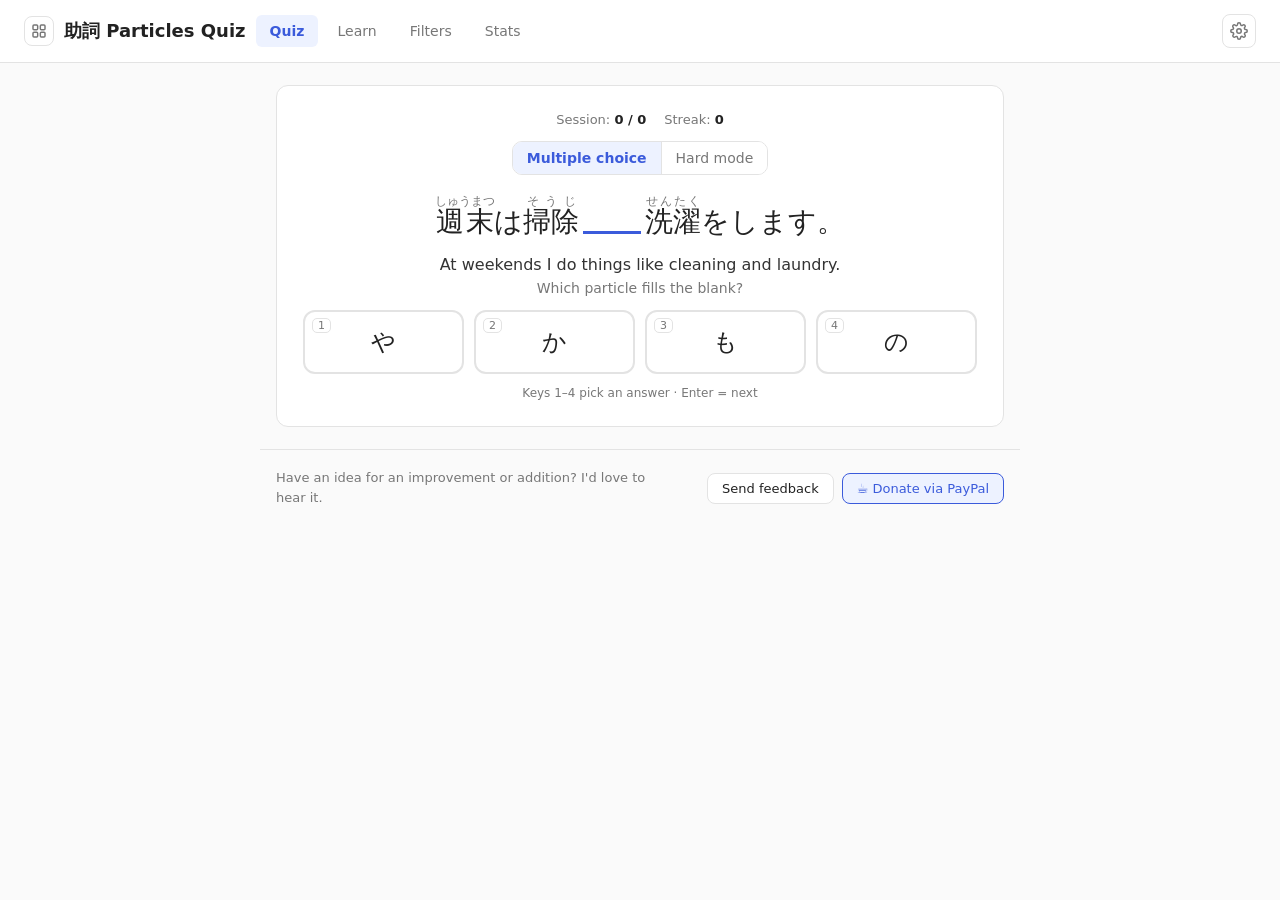
<file: particles.html>
<!DOCTYPE html>
<html lang="en">
<head>
<meta charset="UTF-8">
<meta name="viewport" content="width=device-width, initial-scale=1">
<link rel="icon" href="icon-favicon-64.png">
<link rel="apple-touch-icon" href="icon-part-180.png">
<meta name="apple-mobile-web-app-capable" content="yes">
<meta name="mobile-web-app-capable" content="yes">
<meta name="apple-mobile-web-app-title" content="Particles">
<meta name="theme-color" content="#9c36b5">
<script>(function(){var d;try{d=localStorage.getItem('jpart_dark_v1');}catch(e){}if(d==='on'||(d!=='off'&&window.matchMedia&&matchMedia('(prefers-color-scheme: dark)').matches))document.documentElement.classList.add('dark');})();</script>
<title>Particles Quiz</title>
<script src="tts-fix.js"></script>
<style>
  :root{--bg:#fafafa;--card:#fff;--text:#222;--muted:#777;--line:#e3e3e3;--accent:#3b5bdb;--ok:#2b8a3e;--okbg:#ebfbee;--bad:#c92a2a;--badbg:#fff5f5;
    --accentbg:#edf2ff;--okline:#b2f2bb;--badline:#ffc9c9;--pill:#f1f3f5;--warn:#8a5a00;--sub:#333;--hl:#fff3bf;--mid:#fff3bf;--midline:#e8a300}
  :root.dark{--bg:#15171c;--card:#1e2128;--text:#e4e6ea;--muted:#9aa0aa;--line:#353a45;--accent:#7b93f7;--ok:#69db7c;--okbg:#17301f;
    --bad:#ff8787;--badbg:#3a1d21;--accentbg:#262d48;--okline:#2b6a3a;--badline:#7a2e35;--pill:#2a2e37;--warn:#f0c14b;--sub:#cfd3da;--hl:#4a3f12;--mid:#4a3f12;--midline:#c99a1e;color-scheme:dark}
  *{box-sizing:border-box}
  body{margin:0;font-family:system-ui,-apple-system,"Segoe UI",Roboto,"Noto Sans JP","Hiragino Sans",sans-serif;background:var(--bg);color:var(--text)}
  .jpf{font-family:"Noto Sans JP","Hiragino Sans","Yu Gothic",system-ui,sans-serif}
  header{display:flex;align-items:center;gap:10px;padding:14px 24px;border-bottom:1px solid var(--line);background:var(--card);flex-wrap:wrap}
  header h1{font-size:18px;margin:0;font-weight:600;display:flex;align-items:center;gap:10px}
  .homelink{display:inline-grid;place-items:center;width:30px;height:30px;border-radius:8px;border:1px solid var(--line);color:var(--muted);text-decoration:none;flex:none}
  nav button{background:none;border:none;padding:8px 14px;font-size:14px;color:var(--muted);cursor:pointer;border-radius:6px;font-family:inherit}
  nav button.active{color:var(--accent);background:var(--accentbg);font-weight:600}
  .gearbtn{display:inline-grid;place-items:center;width:34px;height:34px;border-radius:8px;border:1px solid var(--line);background:var(--card);color:var(--muted);cursor:pointer;margin-left:auto;padding:0;flex:none}
  .gearbtn[aria-expanded="true"]{color:var(--accent);border-color:var(--accent);background:var(--accentbg)}
  .settings{flex-basis:100%;display:flex;gap:14px;flex-wrap:wrap;padding:10px 2px 2px;border-top:1px solid var(--line)}
  .settings.closed{display:none}
  .toggle{font-size:14px;color:var(--muted);display:flex;align-items:center;gap:6px;cursor:pointer}
  @media (max-width:640px){
    header{display:grid;grid-template-columns:1fr auto;padding:10px 14px;gap:6px 8px}
    header h1{font-size:16px;min-width:0} .gearbtn{grid-column:2;grid-row:1} header nav{grid-column:1/-1;display:flex;margin:0 -6px} nav button{padding:7px 10px}
    .settings{grid-column:1/-1} main{margin-top:16px}
  }
  main{max-width:760px;margin:22px auto;padding:0 16px}
  .card{background:var(--card);border:1px solid var(--line);border-radius:12px;padding:26px}
  @media (max-width:420px){main{padding:0 10px}.card{padding:20px 14px}}
  .hidden{display:none!important}
  h2{font-size:17px;margin:0 0 4px}
  h3{font-size:12.5px;margin:20px 0 8px;color:var(--muted);text-transform:uppercase;letter-spacing:.05em;font-weight:600}
  .sub{font-size:13px;color:var(--muted)}
  .note{font-size:12.5px;color:var(--muted);line-height:1.55}
  button.btn{font-size:14px;padding:9px 18px;border-radius:8px;border:1px solid var(--line);background:var(--card);color:var(--text);cursor:pointer;font-family:inherit}
  button.btn.primary{background:var(--accent);color:#fff;border-color:var(--accent)}
  :root.dark button.btn.primary{background:#4c6ef5;border-color:#4c6ef5}
  button.btn.small{font-size:12.5px;padding:5px 12px}
  button.btn:disabled{opacity:.45;cursor:default}
  .row{display:flex;gap:10px;align-items:center;flex-wrap:wrap}
  .between{display:flex;justify-content:space-between;align-items:center;gap:10px;flex-wrap:wrap}
  ruby rt{font-size:.5em;color:var(--muted)}
  .speak{background:none;border:1px solid var(--line);border-radius:6px;cursor:pointer;font-size:13px;padding:1px 7px;color:var(--text);vertical-align:middle;font-family:inherit}
  .tag{display:inline-block;font-size:11.5px;padding:1px 8px;border-radius:10px;background:var(--hl);color:var(--text);margin-left:4px;vertical-align:middle;font-family:system-ui,sans-serif}
  .tgt{background:var(--hl);border-radius:4px;padding:0 3px;font-weight:600}
  /* learn: home */
  .nextcard{display:flex;gap:16px;align-items:center;flex-wrap:wrap;border:1px solid var(--line);border-radius:12px;padding:16px;margin:14px 0}
  .nextk{display:flex;gap:6px;flex-wrap:wrap}
  .nextk span{font-size:30px;width:52px;height:52px;display:grid;place-items:center;border-radius:10px;background:var(--accentbg)}
  .lgrid{display:grid;grid-template-columns:repeat(auto-fill,minmax(64px,1fr));gap:6px}
  .lchip{border:1px solid var(--line);border-radius:9px;padding:6px 4px;text-align:center;background:var(--card);color:var(--text);font-family:inherit;cursor:pointer;min-width:0}
  .lchip .n{font-size:11px;color:var(--muted)}
  .lchip .ks{font-size:14px;white-space:nowrap;overflow:hidden;text-overflow:ellipsis}
  .lchip.done{border-color:var(--ok);background:var(--okbg)}
  .lchip.next{border-color:var(--accent);background:var(--accentbg)}
  .lchip.locked{opacity:.45;cursor:default}
  /* learn: lesson */
  .dots{display:flex;gap:6px;flex-wrap:wrap}
  .dot{min-width:30px;height:30px;border-radius:8px;border:1px solid var(--line);display:grid;place-items:center;font-size:16px;cursor:pointer;background:var(--card);color:var(--text);padding:0 4px}
  .dot.on{border-color:var(--accent);background:var(--accentbg);color:var(--accent)}
  .dot.words{padding:0 10px;font-size:12.5px}
  .khead{display:flex;gap:18px;align-items:center;margin:18px 0 6px}
  .kbig{font-size:92px;line-height:1;width:128px;height:128px;display:grid;place-items:center;border-radius:18px;background:var(--accentbg);color:var(--text);flex:none}
  .kmean{font-size:24px;font-weight:600}
  .rchips{display:grid;gap:8px}
  .rchip{display:flex;align-items:center;gap:12px;border:1px solid var(--line);border-radius:10px;padding:10px 12px}
  .rchip .rd{font-size:21px;min-width:60px;font-weight:600;color:var(--accent)}
  .rchip .ex{font-size:14px}
  .rchip .ex .jpf{font-size:17px}
  .later{font-size:12.5px;color:var(--muted);margin-top:8px;line-height:1.6}
  .mnem{border-left:3px solid var(--accent);background:var(--pill);padding:10px 14px;border-radius:0 10px 10px 0;font-size:14.5px;line-height:1.6}
  .mnem.mine{border-left-color:var(--ok)}
  .mnem .who{font-size:11.5px;text-transform:uppercase;letter-spacing:.05em;color:var(--muted);margin-bottom:3px;display:flex;justify-content:space-between;gap:8px;flex-wrap:wrap}
  .mnem .who a{color:var(--accent);cursor:pointer;text-transform:none;letter-spacing:0;font-size:12.5px}
  textarea{width:100%;min-height:84px;font:inherit;font-size:14.5px;padding:10px 12px;border-radius:10px;border:1px solid var(--line);background:var(--card);color:var(--text)}
  .callout{border:1px solid var(--line);background:var(--pill);border-radius:10px;padding:10px 14px;font-size:14px;margin:6px 0 12px}
  .wlist{display:grid;gap:10px}
  .witem{border:1px solid var(--line);border-radius:10px;padding:12px 14px}
  .witem .top{display:flex;gap:10px;align-items:baseline;flex-wrap:wrap}
  .witem .w{font-size:24px}
  .witem .r{font-size:15px;color:var(--accent)}
  .witem .m{font-size:14px;color:var(--sub)}
  .witem .sent{font-size:17px;line-height:2;margin-top:4px}
  .witem .en{font-size:13px;color:var(--muted)}
  /* review */
  .scorebar{display:flex;gap:18px;justify-content:center;font-size:13px;color:var(--muted);margin-bottom:14px}
  .scorebar b{color:var(--text)}
  .dirbar{display:flex;justify-content:center;margin:0 auto 16px;border:1px solid var(--line);border-radius:10px;overflow:hidden;width:max-content;max-width:100%}
  .dirbtn{border:none;background:var(--card);color:var(--muted);padding:8px 14px;font-size:14px;cursor:pointer;font-family:inherit;border-right:1px solid var(--line)}
  .dirbtn:last-child{border-right:none}
  .dirbtn.on{background:var(--accentbg);color:var(--accent);font-weight:600}
  .qsent{text-align:center;font-size:26px;line-height:2.1;margin:4px 0 4px}
  .qsent .tgt{font-size:1.12em}
  .qask{text-align:center;color:var(--muted);font-size:14px;margin-bottom:14px}
  #answer{width:100%;font-size:24px;padding:12px 14px;border:2px solid var(--line);border-radius:10px;outline:none;font-family:inherit;text-align:center;background:var(--card);color:var(--text)}
  #answer:focus{border-color:var(--accent)}
  #answer.ok{border-color:var(--ok);background:var(--okbg)} #answer.bad{border-color:var(--bad);background:var(--badbg)}
  .buttons{display:flex;gap:10px;justify-content:center;margin-top:12px;flex-wrap:wrap}
  .choices{display:grid;grid-template-columns:1fr 1fr;gap:10px}
  .choice{position:relative;padding:12px 14px 12px 38px;font-size:15.5px;border:2px solid var(--line);border-radius:10px;background:var(--card);color:var(--text);cursor:pointer;font-family:inherit;text-align:left;min-height:54px}
  .choice .k{position:absolute;left:10px;top:50%;transform:translateY(-50%);font-size:12px;color:var(--muted);border:1px solid var(--line);border-radius:5px;padding:0 6px}
  .choice.right{border-color:var(--ok);background:var(--okbg)} .choice.wrong{border-color:var(--bad);background:var(--badbg)}
  .choice:disabled{cursor:default}
  @media (hover:hover){.choice:hover:not(:disabled){border-color:var(--accent)} .speak:hover{border-color:var(--accent)} .lchip:not(.locked):hover{border-color:var(--accent)}}
  .feedback{margin-top:16px;padding:14px 16px;border-radius:10px;font-size:15px;line-height:1.6;border:1px solid}
  .feedback.ok{background:var(--okbg);border-color:var(--okline)} .feedback.bad{background:var(--badbg);border-color:var(--badline)}
  .feedback .head{font-weight:600;margin-bottom:4px}
  .feedback.ok .head{color:var(--ok)} .feedback.bad .head{color:var(--bad)}
  .feedback .ans{font-size:22px}
  .parts{display:grid;gap:6px;margin-top:10px}
  .part{display:flex;gap:10px;align-items:flex-start;font-size:13.5px;border-top:1px solid var(--line);padding-top:8px}
  .part .pk{font-size:26px;line-height:1;min-width:34px}
  .part .pb{flex:1;min-width:0}
  .reportline{margin-top:10px;font-size:12px;text-align:right}
  .reportline a{color:var(--muted);text-decoration:none;border-bottom:1px dotted var(--muted)}
  .hint{text-align:center;font-size:12px;color:var(--muted);margin-top:12px}
  .empty{text-align:center;color:var(--muted);padding:20px 0}
  /* stats */
  .totals{display:flex;gap:30px;margin-bottom:6px}
  .totals div{font-size:13px;color:var(--muted)}
  .totals b{display:block;font-size:24px;color:var(--text)}
  .lchart{display:grid;gap:8px;margin:4px 0 8px}
  .lrow{display:grid;grid-template-columns:40px 1fr auto;align-items:center;gap:10px;font-size:13px}
  .lbar{display:flex;height:12px;border-radius:6px;background:var(--pill);overflow:hidden}
  .lbar i{display:block;height:100%} .lbar .la{background:var(--ok)} .lbar .lb{background:var(--okline)}
  .lnum{font-variant-numeric:tabular-nums;color:var(--muted);text-align:right;min-width:74px}
  .kgrid{display:grid;grid-template-columns:repeat(auto-fill,minmax(34px,1fr));gap:4px}
  .kc{height:34px;display:grid;place-items:center;border:1px solid var(--line);border-radius:7px;font-size:17px;background:var(--card);color:var(--muted)}
  .kc.m{background:var(--okbg);border-color:var(--ok);color:var(--text)} .kc.p{background:var(--mid);border-color:var(--midline);color:var(--text)}
  .kc.x{background:var(--badbg);border-color:var(--bad);color:var(--text)} .kc.l{background:var(--pill);color:var(--text)}
  .legend2{font-size:12px;color:var(--muted);margin-top:8px;display:flex;align-items:center;gap:6px;flex-wrap:wrap}
  .legend2 .sw{display:inline-block;width:14px;height:12px;border:1px solid var(--line);border-radius:3px;margin-left:6px}
  .legend2 .sw:first-child{margin-left:0}
  table{width:100%;border-collapse:collapse;font-size:14px}
  td,th{text-align:left;padding:7px 6px;border-bottom:1px solid var(--line);vertical-align:top}
  th{font-size:12px;color:var(--muted);font-weight:600}
  td.num{text-align:right;white-space:nowrap}
  .reset{margin-top:20px;font-size:12px}
  .sitefoot{max-width:760px;margin:8px auto 40px;padding:18px 16px 0;border-top:1px solid var(--line);display:flex;flex-wrap:wrap;gap:10px 20px;align-items:center;justify-content:space-between;font-size:13px;color:var(--muted)}
  .sitefoot p{margin:0;line-height:1.6;max-width:46ch}
  .sitefoot .links{display:flex;gap:8px;flex-wrap:wrap}
  .sitefoot a{display:inline-block;padding:7px 14px;border-radius:8px;border:1px solid var(--line);background:var(--card);color:var(--text);text-decoration:none;font-size:13px}
  .sitefoot a.donate{border-color:var(--accent);color:var(--accent);background:var(--accentbg)}
  @media (max-width:520px){.sitefoot{justify-content:center;text-align:center}}
  button,a,label{-webkit-tap-highlight-color:transparent}
  body.kbd{padding-bottom:70vh}
  @media (max-width:420px){.qsent{font-size:22px}.kbig{font-size:76px;width:104px;height:104px}.choices{grid-template-columns:1fr}}
</style>
<style>
  /* ---- particles quiz ---- */
  .qsent{font-size:28px;line-height:2.2;text-align:center;margin:6px 0 2px}
  .qsent ruby rt{font-size:.42em}
  .blank{display:inline-block;width:2.1em;height:1.15em;border-bottom:3px solid var(--accent);margin:0 .12em;vertical-align:-.12em}
  .pfill{display:inline-block;padding:0 .14em;margin:0 .06em;border-radius:6px;background:var(--badbg);color:var(--bad);font-weight:700}
  .pfill.good{background:var(--okbg);color:var(--ok)}
  .qen{text-align:center;font-size:16px;color:var(--sub);margin:0 0 6px}
  .choices{display:grid;grid-template-columns:repeat(4,1fr);gap:10px;margin-top:14px}
  .choice{display:flex;align-items:center;justify-content:center;gap:8px;padding:14px 6px;font-size:24px;border:2px solid var(--line);border-radius:12px;background:var(--card);color:var(--text);cursor:pointer;font-family:inherit;position:relative;min-height:62px}
  .choice .k{position:absolute;left:7px;top:6px;transform:none;font-size:11px;color:var(--muted);border:1px solid var(--line);border-radius:5px;padding:0 5px;font-family:system-ui,sans-serif}
  #answer{max-width:260px;display:block;margin:12px auto 0}
  .fsent{font-size:21px;line-height:2.1}
  .fsent ruby rt{font-size:.45em}
  .fen{font-size:14.5px;color:var(--sub);margin-bottom:6px}
  .why{font-size:14px;line-height:1.6;margin-top:6px}
  .why.muted{color:var(--muted)}
  .tip{margin-top:10px;border-left:3px solid var(--accent);background:var(--pill);padding:8px 12px;border-radius:0 10px 10px 0;font-size:13.5px;line-height:1.6}
  .tip .tt,.pair .tt{font-weight:700;font-size:15px;margin-bottom:2px}
  .lead{font-size:14.5px;line-height:1.6;margin:0 0 6px}
  .note2{font-size:13.5px;color:var(--muted);line-height:1.55;margin:10px 0 4px}
  .pchips{display:flex;flex-wrap:wrap;gap:8px}
  .pchip{min-width:52px;padding:8px 12px;font-size:20px;border:1.5px solid var(--line);border-radius:10px;background:var(--card);color:var(--text);cursor:pointer}
  .pchip.on{border-color:var(--accent);background:var(--accentbg);color:var(--accent)}
  .pcard{border:1px solid var(--line);border-radius:12px;padding:14px 16px;margin-top:16px}
  .ptitle{display:flex;align-items:center;gap:14px;font-size:15px;font-weight:600;margin-bottom:6px}
  .pbig{font-size:40px;line-height:1;min-width:56px;height:56px;display:grid;place-items:center;border-radius:12px;background:var(--accentbg);color:var(--accent);padding:0 8px}
  .puse{border-top:1px solid var(--line);padding:10px 0;font-size:14px;line-height:1.6}
  .lex{font-size:18px;line-height:2;margin-top:4px}
  .len{font-size:13px;color:var(--muted);line-height:1.4}
  .pair{border:1px solid var(--line);border-radius:10px;padding:10px 14px;margin-bottom:10px;font-size:14px;line-height:1.6}
  .pex{font-size:15.5px;margin-top:4px}
  .rows{display:flex;flex-wrap:wrap;gap:6px}
  .rowchip{display:inline-flex;align-items:center;gap:6px;padding:6px 12px;border:1px solid var(--line);border-radius:999px;font-size:17px;cursor:pointer}
  .rowchip .cnt{font-size:11px;color:var(--muted);font-family:system-ui,sans-serif}
  .rowchip.on{border-color:var(--accent);background:var(--accentbg);color:var(--accent)}
  .rowchip input{display:none}
  .checks{display:grid;grid-template-columns:repeat(auto-fill,minmax(220px,1fr));gap:6px 16px}
  .checks label{font-size:14px;display:flex;gap:8px;align-items:center;cursor:pointer}
  .poolinfo{margin-top:16px;font-size:13px;color:var(--muted)}
  @media (max-width:420px){ .qsent{font-size:23px} .choice{font-size:21px;padding:12px 4px;min-height:56px} .choices{gap:7px;grid-template-columns:repeat(4,1fr)} .fsent{font-size:19px} }
</style>
</head>
<body>
<header>
  <h1><a class="homelink" href="./" title="All apps" aria-label="All apps"><svg viewBox="0 0 24 24" width="16" height="16" fill="none" stroke="currentColor" stroke-width="2.2" stroke-linecap="round" stroke-linejoin="round" aria-hidden="true"><rect x="3" y="3" width="7" height="7" rx="1.5"/><rect x="14" y="3" width="7" height="7" rx="1.5"/><rect x="3" y="14" width="7" height="7" rx="1.5"/><rect x="14" y="14" width="7" height="7" rx="1.5"/></svg></a>助詞 Particles Quiz</h1>
  <nav>
    <button data-tab="quiz" class="active">Quiz</button>
    <button data-tab="learn">Learn</button>
    <button data-tab="filters">Filters</button>
    <button data-tab="stats">Stats</button>
  </nav>
  <button type="button" class="gearbtn" id="gearBtn" aria-label="Settings" aria-expanded="false" aria-controls="settingsPanel" title="Settings"><svg viewBox="0 0 24 24" width="18" height="18" fill="none" stroke="currentColor" stroke-width="2" stroke-linecap="round" stroke-linejoin="round" aria-hidden="true"><circle cx="12" cy="12" r="3"/><path d="M19.4 15a1.65 1.65 0 0 0 .33 1.82l.06.06a2 2 0 1 1-2.83 2.83l-.06-.06a1.65 1.65 0 0 0-1.82-.33 1.65 1.65 0 0 0-1 1.51V21a2 2 0 1 1-4 0v-.09a1.65 1.65 0 0 0-1-1.51 1.65 1.65 0 0 0-1.82.33l-.06.06a2 2 0 1 1-2.83-2.83l.06-.06a1.65 1.65 0 0 0 .33-1.82 1.65 1.65 0 0 0-1.51-1H3a2 2 0 1 1 0-4h.09a1.65 1.65 0 0 0 1.51-1 1.65 1.65 0 0 0-.33-1.82l-.06-.06a2 2 0 1 1 2.83-2.83l.06.06a1.65 1.65 0 0 0 1.82.33H9a1.65 1.65 0 0 0 1-1.51V3a2 2 0 1 1 4 0v.09a1.65 1.65 0 0 0 1 1.51 1.65 1.65 0 0 0 1.82-.33l.06-.06a2 2 0 1 1 2.83 2.83l-.06.06a1.65 1.65 0 0 0-.33 1.82V9a1.65 1.65 0 0 0 1.51 1H21a2 2 0 1 1 0 4h-.09a1.65 1.65 0 0 0-1.51 1z"/></svg></button>
  <div class="settings closed" id="settingsPanel">
    <label class="toggle"><input type="checkbox" id="furiToggle"> Furigana</label>
    <label class="toggle"><input type="checkbox" id="darkToggle"> Dark mode</label>
    <label class="toggle" title="Read the sentence aloud after you answer"><input type="checkbox" id="autoToggle"> Auto-play audio</label>
  </div>
</header>
<main>
  <div id="storeWarn" class="hidden" style="font-size:12px;color:var(--warn);background:var(--pill);border:1px solid var(--line);border-radius:8px;padding:8px 12px;margin-bottom:14px;text-align:center">This viewer blocks saving, so lifetime stats won't persist.</div>
  <section id="tab-quiz" class="card">
    <div class="scorebar"><span>Session: <b id="sScore">0 / 0</b></span><span>Streak: <b id="sStreak">0</b></span></div>
    <div class="dirbar" role="group" aria-label="Question type">
      <button type="button" class="dirbtn" data-mode="mc">Multiple choice</button>
      <button type="button" class="dirbtn" data-mode="hard">Hard mode</button>
    </div>
    <div id="quizBody">
      <div class="qsent jpf" id="qSent"></div>
      <div class="qen" id="qEn"></div>
      <div class="qask" id="qAsk"></div>
      <div class="choices" id="choices"></div>
      <div id="typeRow" class="hidden">
        <input id="answer" autocomplete="off" autocapitalize="off" autocorrect="off" spellcheck="false" lang="ja" placeholder="e.g. de or で">
        <div class="buttons"><button class="btn primary" id="checkBtn">Check</button><button class="btn" id="showBtn">Show answer</button></div>
      </div>
      <div id="fb"></div>
      <div class="buttons hidden" id="nextRow"><button class="btn primary" id="mcNextBtn">Next →</button></div>
      <div class="hint" id="keyHint"></div>
    </div>
    <div id="emptyPool" class="hidden empty">No particles selected. Pick at least one on the Filters tab.</div>
  </section>
  <section id="tab-learn" class="card hidden"><h2>How particles work</h2><div id="learnBody"></div></section>
  <section id="tab-filters" class="card hidden"><h2>Filters</h2><div id="filterBody"></div><div class="poolinfo" id="poolInfo"></div></section>
  <section id="tab-stats" class="card hidden"><div id="statsBody"></div>
    <h3>Sync between devices</h3>
    <div style="font-size:13px;color:var(--muted);margin-bottom:8px"><b>Tip:</b> the <a href="./#sync">home page</a> backs up and restores all quizzes at once. Results are combined without double-counting.</div>
    <div class="buttons" style="justify-content:flex-start;margin-top:0">
      <button class="btn" id="exportBtn">Export progress</button>
      <button class="btn" id="importBtn">Import progress</button>
      <input type="file" id="importFile" accept=".json,application/json" class="hidden">
    </div>
    <div id="syncMsg" style="font-size:13px;margin-top:8px"></div>
    <div id="syncInfo" style="font-size:12px;color:var(--muted);margin-top:6px"></div>
    <button class="btn reset" id="resetBtn">Reset lifetime stats</button>
  </section>
</main>
<footer class="sitefoot">
  <p>Have an idea for an improvement or addition? I'd love to hear it.</p>
  <div class="links">
    <a href="mailto:support.kohikori@gmail.com?subject=Feedback:%20Particles%20Quiz">Send feedback</a>
    <a class="donate" href="https://paypal.me/kohikori" target="_blank" rel="noopener">☕ Donate via PayPal</a>
  </div>
</footer>
<script>
const DATA_TXT=`# lvl | answers (MC + hard) | also natural without English (hard mode only, never offered as wrong options) | use | sentence (＿ = blank) | English
# ---------- は ----------
5|は|も|wa_topic|私[わたし]＿学生[がくせい]です。|I am a student.
5|は|も|wa_topic|これ＿私[わたし]の傘[かさ]です。|This is my umbrella.
5|は|も|wa_topic|今日[きょう]＿月曜日[げつようび]です。|Today is Monday.
5|は|も|wa_topic|田中[たなか]さん＿先生[せんせい]です。|Mr. Tanaka is a teacher.
5|は|も|wa_topic|東京[とうきょう]＿大[おお]きい町[まち]です。|Tokyo is a big city.
5|は|も/が|wa_topic|この店[みせ]のラーメン＿おいしいです。|This shop's ramen is delicious.
5|は|も|wa_topic|姉[あね]＿銀行[ぎんこう]で働[はたら]いています。|My older sister works at a bank.
5|は||wa_topic|トイレ＿どこですか。|Where is the restroom?
5|は||wa_topic|お名前[なまえ]＿何[なん]ですか。|What is your name?
5|は||wa_topic|駅[えき]＿あそこです。|The station is over there.
5|は|も|wa_topic|この本[ほん]＿面白[おもしろ]いです。|This book is interesting.
5|は|も|wa_topic|私[わたし]の趣味[しゅみ]＿料理[りょうり]です。|My hobby is cooking.
5|は|も|wa_contrast|肉[にく]＿食[た]べますが、魚[さかな]＿食[た]べません。|I eat meat, but I don't eat fish.
5|は|も/を|wa_contrast|お酒[さけ]＿あまり飲[の]みません。|I don't drink alcohol much.
5|は|も|wa_contrast|今日[きょう]＿雨[あめ]が降[ふ]っていません。|It isn't raining today.
5|は|も|wa_contrast|日曜日[にちようび]＿休[やす]みです。|Sunday is a day off.
5|は|も|wa_topic|象[ぞう]＿鼻[はな]が長[なが]いです。|Elephants have long trunks.
5|は|も|wa_topic|兄[あに]＿背[せ]が高[たか]いです。|My older brother is tall.
4|は|も|wa_topic|日本[にほん]＿夏[なつ]が暑[あつ]いです。|In Japan, the summer is hot.
4|は|も|wa_contrast|ひらがな＿読[よ]めますが、漢字[かんじ]＿まだ読[よ]めません。|I can read hiragana, but I can't read kanji yet.
# ---------- が ----------
5|が||ga_q|誰[だれ]＿来[き]ましたか。|Who came?
5|が||ga_q|どれ＿あなたのかばんですか。|Which one is your bag?
5|が||ga_q|何[なに]＿一番[いちばん]好[す]きですか。|What do you like best?
5|が||ga_q|どの店[みせ]＿安[やす]いですか。|Which shop is cheap?
5|が|は|ga_subj|あ、雨[あめ]＿降[ふ]っています。|Oh, it's raining.
5|が|は|ga_subj|バス＿来[き]ましたよ。|The bus has come.
5|が|は/も|ga_exist|机[つくえ]の上[うえ]に本[ほん]＿あります。|There is a book on the desk.
5|が|は/も|ga_exist|公園[こうえん]に子供[こども]＿います。|There are children in the park.
5|が|は/も|ga_exist|私[わたし]は兄弟[きょうだい]＿二人[ふたり]います。|I have two siblings.
5|が|は|ga_exist|明日[あした]、テスト＿あります。|There's a test tomorrow.
5|が|は/も|ga_exist|冷蔵庫[れいぞうこ]に牛乳[ぎゅうにゅう]＿ありません。|There's no milk in the fridge.
5|が|は/も|ga_like|私[わたし]は猫[ねこ]＿好[す]きです。|I like cats.
5|が|は/も|ga_like|母[はは]は料理[りょうり]＿上手[じょうず]です。|My mother is good at cooking.
5|が|は/も|ga_like|弟[おとうと]は野菜[やさい]＿嫌[きら]いです。|My younger brother dislikes vegetables.
5|が|は/も|ga_like|新[あたら]しい靴[くつ]＿欲[ほ]しいです。|I want new shoes.
5|が|は/も|ga_like|私[わたし]は日本語[にほんご]＿少[すこ]し分[わ]かります。|I understand a little Japanese.
5|が|は/も|ga_like|父[ちち]は歌[うた]＿下手[へた]です。|My father is bad at singing.
5|が|は|ga_like|私[わたし]は頭[あたま]＿痛[いた]いです。|I have a headache.
5|が|は/も|ga_subj|この部屋[へや]は窓[まど]＿大[おお]きいです。|This room has big windows.
5|が|は|ga_subj|妹[いもうと]は髪[かみ]＿長[なが]いです。|My younger sister has long hair.
5|が|は|ga_subj|今日[きょう]は天気[てんき]＿いいですね。|The weather is nice today, isn't it?
4|が|は/も|ga_can|私[わたし]は泳[およ]ぐこと＿できます。|I can swim.
4|が|は/も/を|ga_can|兄[あに]はギター＿弾[ひ]けます。|My brother can play the guitar.
4|が|は/も/を|ga_can|日本語[にほんご]＿少[すこ]し話[はな]せます。|I can speak a little Japanese.
4|が|は/も/を|ga_can|私[わたし]は箸[はし]＿使[つか]えます。|I can use chopsticks.
4|が|は/も|ga_can|運転[うんてん]＿できますか。|Can you drive?
4|が|は/も|ga_sense|窓[まど]から海[うみ]＿見[み]えます。|You can see the sea from the window.
4|が|は/も|ga_sense|隣[となり]の部屋[へや]からピアノの音[おと]＿聞[き]こえます。|I can hear a piano from the next room.
4|が|は/も|ga_sense|新幹線[しんかんせん]から富士山[ふじさん]＿見[み]えました。|We could see Mt. Fuji from the bullet train.
4|が|は/の|ga_subj|母[はは]＿作[つく]った料理[りょうり]はおいしいです。|The food my mother made is delicious.
4|が|の|ga_subj|これは私[わたし]＿撮[と]った写真[しゃしん]です。|This is a photo I took.
4|が|の|ga_subj|友達[ともだち]＿くれた本[ほん]を読[よ]みました。|I read the book my friend gave me.
4|が||ga_but|すみません＿、駅[えき]はどこですか。|Excuse me, but where is the station?
4|が|けど|ga_but|この服[ふく]は好[す]きです＿、少[すこ]し高[たか]いです。|I like these clothes, but they're a bit expensive.
4|が|けど|ga_but|行[い]きたいです＿、時間[じかん]がありません。|I want to go, but I don't have time.
4|が|は|ga_subj|最近[さいきん]、寒[さむ]くなりました。風邪[かぜ]＿はやっています。|It's got cold lately. Colds are going around.
# ---------- を ----------
5|を|は/も|wo_obj|毎朝[まいあさ]コーヒー＿飲[の]みます。|I drink coffee every morning.
5|を|は/も|wo_obj|昨日[きのう]、映画[えいが]＿見[み]ました。|I watched a movie yesterday.
5|を|は/も|wo_obj|夜[よる]、本[ほん]＿読[よ]みます。|I read books at night.
5|を|は/も|wo_obj|友達[ともだち]に手紙[てがみ]＿書[か]きました。|I wrote a letter to a friend.
5|を|は/も|wo_obj|スーパーで野菜[やさい]＿買[か]いました。|I bought vegetables at the supermarket.
5|を|は/も|wo_obj|日曜日[にちようび]に部屋[へや]＿掃除[そうじ]します。|I clean my room on Sundays.
5|を|は/も|wo_obj|窓[まど]＿開[あ]けてください。|Please open the window.
5|を|は/も|wo_obj|電気[でんき]＿消[け]してください。|Please turn off the light.
5|を|は/も|wo_obj|ここに名前[なまえ]＿書[か]いてください。|Please write your name here.
5|を|は/も|wo_obj|毎日[まいにち]日本語[にほんご]＿勉強[べんきょう]しています。|I study Japanese every day.
5|を|は/も|wo_obj|写真[しゃしん]＿撮[と]ってもいいですか。|May I take a photo?
5|を|は/も|wo_obj|母[はは]に花[はな]＿あげました。|I gave my mother flowers.
5|を|は/も|wo_obj|朝[あさ]ご飯[はん]＿食[た]べましたか。|Did you eat breakfast?
5|を|は/も|wo_obj|音楽[おんがく]＿聞[き]きながら走[はし]ります。|I run while listening to music.
5|を|は/も|wo_obj|先生[せんせい]に質問[しつもん]＿しました。|I asked the teacher a question.
5|を||wo_through|公園[こうえん]＿散歩[さんぽ]します。|I take a walk in the park.
5|を||wo_through|この道[みち]＿まっすぐ行[い]ってください。|Please go straight along this road.
5|を||wo_through|次[つぎ]の角[かど]＿右[みぎ]に曲[ま]がってください。|Please turn right at the next corner.
5|を||wo_through|橋[はし]＿渡[わた]ります。|I cross the bridge.
5|を|から|wo_through|七時[しちじ]に家[いえ]＿出[で]ます。|I leave home at seven.
5|を|から|wo_through|次[つぎ]の駅[えき]で電車[でんしゃ]＿降[お]ります。|I get off the train at the next station.
4|を|から|wo_through|去年[きょねん]大学[だいがく]＿卒業[そつぎょう]しました。|I graduated from university last year.
4|を||wo_through|毎朝[まいあさ]、川[かわ]の近[ちか]く＿走[はし]ります。|Every morning I run along the river.
4|を|は/も|wo_obj|傘[かさ]＿持[も]って行[い]ったほうがいいですよ。|You'd better take an umbrella.
4|を|は/も|wo_obj|財布[さいふ]＿なくしました。|I lost my wallet.
4|を|は/も|wo_obj|ゆっくり息[いき]＿してください。|Please breathe slowly.
# ---------- に ----------
5|に||ni_time|毎朝[まいあさ]六時[ろくじ]＿起[お]きます。|I get up at six every morning.
5|に|は|ni_time|日曜日[にちようび]＿友達[ともだち]に会[あ]います。|I'm meeting a friend on Sunday.
5|に|は|ni_time|八月[はちがつ]＿日本[にほん]へ行[い]きます。|I'm going to Japan in August.
5|に|から|ni_time|授業[じゅぎょう]は九時[くじ]＿始[はじ]まります。|Class starts at nine.
5|に|は|ni_time|夏休[なつやす]み＿海[うみ]に行[い]きました。|I went to the beach during summer vacation.
5|に||ni_time|銀行[ぎんこう]は三時[さんじ]＿閉[し]まります。|The bank closes at three.
5|に|へ|ni_dest|来年[らいねん]、日本[にほん]＿行[い]きます。|I'm going to Japan next year.
5|に|へ|ni_dest|毎日[まいにち]、会社[かいしゃ]＿行[い]きます。|I go to the office every day.
5|に|へ|ni_dest|何時[なんじ]に家[いえ]＿帰[かえ]りますか。|What time do you go home?
5|に|へ|ni_dest|友達[ともだち]が私[わたし]の家[いえ]＿来[き]ました。|A friend came to my house.
5|に|へ|ni_dest|週末[しゅうまつ]は図書館[としょかん]＿行[い]きます。|I go to the library on weekends.
5|に||ni_exist|猫[ねこ]は机[つくえ]の下[した]＿います。|The cat is under the desk.
5|に|は|ni_exist|部屋[へや]＿テレビがあります。|There is a TV in the room.
5|に||ni_exist|私[わたし]は大阪[おおさか]＿住[す]んでいます。|I live in Osaka.
5|に|は|ni_exist|駅[えき]の前[まえ]＿コンビニがあります。|There's a convenience store in front of the station.
5|に||ni_exist|鍵[かぎ]はかばんの中[なか]＿あります。|The key is in the bag.
5|に||ni_exist|姉[あね]は東京[とうきょう]＿住[す]んでいます。|My older sister lives in Tokyo.
5|に|と|ni_target|駅[えき]で友達[ともだち]＿会[あ]いました。|I met a friend at the station.
5|に||ni_target|母[はは]＿電話[でんわ]をかけました。|I called my mother.
5|に||ni_target|弟[おとうと]＿本[ほん]をあげました。|I gave my younger brother a book.
5|に|から|ni_target|友達[ともだち]＿プレゼントをもらいました。|I got a present from a friend.
5|に||ni_target|先生[せんせい]＿質問[しつもん]しました。|I asked the teacher a question.
5|に||ni_target|分[わ]からないことは先生[せんせい]＿聞[き]いてください。|Please ask the teacher if there's anything you don't understand.
5|に||ni_target|子供[こども]＿英語[えいご]を教[おし]えています。|I teach English to children.
5|に||ni_into|電車[でんしゃ]＿乗[の]ります。|I get on the train.
5|に||ni_into|このいす＿座[すわ]ってください。|Please sit on this chair.
5|に||ni_into|お風呂[ふろ]＿入[はい]ります。|I take a bath.
5|に||ni_into|ノート＿名前[なまえ]を書[か]きました。|I wrote my name in the notebook.
5|に||ni_into|かばんを机[つくえ]の上[うえ]＿置[お]きました。|I put the bag on the desk.
5|に||ni_purpose|デパートへ買[か]い物[もの]＿行[い]きます。|I'm going to the department store to shop.
5|に||ni_purpose|友達[ともだち]が遊[あそ]び＿来[き]ました。|A friend came over to hang out.
5|に||ni_purpose|レストランへ昼[ひる]ご飯[はん]を食[た]べ＿行[い]きました。|I went to a restaurant to eat lunch.
4|に||ni_become|来年[らいねん]、医者[いしゃ]＿なりたいです。|I want to become a doctor next year.
4|に||ni_become|部屋[へや]がきれい＿なりました。|The room became clean.
4|に||ni_become|私[わたし]はコーヒー＿します。|I'll have coffee.
4|に||ni_freq|一日[いちにち]＿三回[さんかい]歯[は]を磨[みが]きます。|I brush my teeth three times a day.
4|に||ni_freq|一週間[いっしゅうかん]＿二回[にかい]ジムに行[い]きます。|I go to the gym twice a week.
4|に||ni_target|友達[ともだち]＿写真[しゃしん]を撮[と]ってもらいました。|I had a friend take a photo for me.
4|に||ni_target|この料理[りょうり]は姉[あね]＿教[おし]えてもらいました。|My sister taught me this dish.
4|に||ni_into|バスに乗[の]って、駅[えき]＿着[つ]きました。|I took the bus and arrived at the station.
4|に|と|ni_target|母[はは]＿似[に]ています。|I take after my mother.
4|に||ni_target|荷物[にもつ]をホテル＿預[あず]けました。|I left my luggage with the hotel.
# ---------- で ----------
5|で||de_place|図書館[としょかん]＿勉強[べんきょう]します。|I study at the library.
5|で||de_place|公園[こうえん]＿テニスをしました。|I played tennis in the park.
5|で||de_place|駅[えき]の前[まえ]＿待[ま]っています。|I'm waiting in front of the station.
5|で||de_place|家[いえ]＿晩[ばん]ご飯[はん]を食[た]べます。|I eat dinner at home.
5|で||de_place|この店[みせ]＿パンを買[か]います。|I buy bread at this shop.
5|で||de_place|姉[あね]は銀行[ぎんこう]＿働[はたら]いています。|My older sister works at a bank.
5|で||de_place|海[うみ]＿泳[およ]ぎました。|I swam in the sea.
5|で||de_place|台所[だいどころ]＿料理[りょうり]を作[つく]ります。|I cook in the kitchen.
5|で||de_place|どこ＿会[あ]いましょうか。|Where shall we meet?
5|で||de_means|バス＿学校[がっこう]へ行[い]きます。|I go to school by bus.
5|で||de_means|箸[はし]＿ご飯[はん]を食[た]べます。|I eat rice with chopsticks.
5|で||de_means|日本語[にほんご]＿話[はな]してください。|Please speak in Japanese.
5|で||de_means|ペン＿書[か]いてください。|Please write with a pen.
5|で||de_means|メール＿送[おく]ります。|I'll send it by email.
5|で||de_means|自転車[じてんしゃ]＿駅[えき]まで行[い]きます。|I go to the station by bike.
5|で||de_means|これは日本語[にほんご]＿何[なん]と言[い]いますか。|How do you say this in Japanese?
5|で||de_scope|日本[にほん]＿一番[いちばん]高[たか]い山[やま]は富士山[ふじさん]です。|The tallest mountain in Japan is Mt. Fuji.
5|で||de_scope|三つ＿千円[せんえん]です。|Three for 1,000 yen.
5|で||de_scope|クラス＿誰[だれ]が一番[いちばん]背[せ]が高[たか]いですか。|Who is the tallest in the class?
5|で||de_scope|全部[ぜんぶ]＿いくらですか。|How much is it altogether?
4|で||de_scope|一人[ひとり]＿旅行[りょこう]しました。|I traveled alone.
4|で||de_scope|家族[かぞく]＿食事[しょくじ]をしました。|We had a meal as a family.
4|で||de_cause|雨[あめ]＿試合[しあい]が中止[ちゅうし]になりました。|The game was cancelled because of rain.
4|で||de_cause|風邪[かぜ]＿学校[がっこう]を休[やす]みました。|I stayed home from school with a cold.
4|で||de_cause|事故[じこ]＿電車[でんしゃ]が遅[おく]れました。|The train was delayed because of an accident.
4|で||de_cause|渋滞[じゅうたい]＿遅[おく]くなりました。|I was late because of a traffic jam.
4|で||de_means|木[き]＿作[つく]ったいすです。|It's a chair made of wood.
4|で||de_place|コンビニ＿安[やす]いチケットが買[か]えます。|You can buy cheap tickets at a convenience store.
# ---------- と ----------
5|と||to_with|友達[ともだち]＿映画[えいが]を見[み]ました。|I watched a movie with a friend.
5|と||to_with|週末[しゅうまつ]、家族[かぞく]＿出[で]かけます。|I'm going out with my family at the weekend.
5|と||to_with|誰[だれ]＿行[い]きますか。|Who are you going with?
5|と||to_with|母[はは]＿電話[でんわ]で話[はな]しました。|I talked with my mother on the phone.
4|と||to_with|来月[らいげつ]、彼女[かのじょ]＿結婚[けっこん]します。|I'm marrying her next month.
5|と|や|to_and|パン＿牛乳[ぎゅうにゅう]を買[か]いました。|I bought bread and milk.
5|と|や|to_and|犬[いぬ]＿猫[ねこ]がいます。|I have a dog and a cat.
5|と|や|to_and|父[ちち]＿母[はは]は元気[げんき]です。|My father and mother are well.
5|と||to_and|月曜日[げつようび]＿水曜日[すいようび]に授業[じゅぎょう]があります。|I have class on Monday and Wednesday.
4|と||to_quote|友達[ともだち]は「おいしい」＿言[い]いました。|My friend said, "It's delicious."
4|と||to_quote|明日[あした]は雨[あめ]だ＿思[おも]います。|I think it will rain tomorrow.
4|と||to_quote|この字[じ]は何[なん]＿読[よ]みますか。|How do you read this character?
4|と|に|to_with|姉[あね]は私[わたし]＿よく似[に]ています。|My older sister looks a lot like me.
# ---------- も ----------
5|も||mo_also|私[わたし]＿学生[がくせい]です。|I'm a student too.
5|も||mo_also|兄[あに]＿姉[あね]＿東京[とうきょう]に住[す]んでいます。|Both my brother and my sister live in Tokyo.
5|も||mo_also|この本[ほん]＿面白[おもしろ]いですよ。|This book is interesting too.
5|も||mo_also|コーヒー＿紅茶[こうちゃ]＿好[す]きです。|I like both coffee and tea.
5|も||mo_also|明日[あした]＿雨[あめ]でしょう。|It will probably rain tomorrow too.
5|も||mo_also|私[わたし]＿行[い]きたいです。|I want to go too.
5|も||mo_neg|昨日[きのう]は何[なに]＿食[た]べませんでした。|I didn't eat anything yesterday.
5|も||mo_neg|教室[きょうしつ]には誰[だれ]＿いません。|There's no one in the classroom.
5|も||mo_neg|週末[しゅうまつ]はどこ＿行[い]きませんでした。|I didn't go anywhere at the weekend.
4|も||mo_neg|一度[いちど]＿日本[にほん]へ行[い]ったことがありません。|I've never been to Japan, not even once.
4|も||mo_also|日本語[にほんご]＿英語[えいご]＿話[はな]せます。|I can speak both Japanese and English.
4|も||mo_also|ケーキを三[みっ]つ＿食[た]べました。|I ate as many as three pieces of cake.
# ---------- の ----------
5|の||no_poss|これは私[わたし]＿本[ほん]です。|This is my book.
5|の||no_poss|田中[たなか]さん＿お母[かあ]さんは先生[せんせい]です。|Mr. Tanaka's mother is a teacher.
5|の||no_poss|日本語[にほんご]＿先生[せんせい]は優[やさ]しいです。|The Japanese teacher is kind.
5|の||no_poss|駅[えき]＿前[まえ]で待[ま]っています。|I'm waiting in front of the station.
5|の||no_poss|机[つくえ]＿上[うえ]に辞書[じしょ]があります。|There's a dictionary on the desk.
5|の||no_poss|それは誰[だれ]＿傘[かさ]ですか。|Whose umbrella is that?
5|の||no_poss|日本[にほん]＿車[くるま]は人気[にんき]があります。|Japanese cars are popular.
5|の||no_poss|これは友達[ともだち]＿です。|This is my friend's.
4|の|こと|no_nominal|私[わたし]は絵[え]を描[か]く＿が好[す]きです。|I like drawing.
4|の|こと|no_nominal|料理[りょうり]を作[つく]る＿は楽[たの]しいです。|Cooking is fun.
# ---------- や ----------
5|や|と|ya_list|かばんの中[なか]に本[ほん]＿ノートなどがあります。|There are books, notebooks and so on in the bag.
5|や|と|ya_list|週末[しゅうまつ]は掃除[そうじ]＿洗濯[せんたく]をします。|At weekends I do things like cleaning and laundry.
5|や|と|ya_list|冷蔵庫[れいぞうこ]に卵[たまご]＿牛乳[ぎゅうにゅう]があります。|There are eggs, milk and such in the fridge.
5|や|と|ya_list|京都[きょうと]＿奈良[なら]へ行[い]きたいです。|I want to go to places like Kyoto and Nara.
4|や|と|ya_list|カレーにじゃがいも＿玉[たま]ねぎを入[い]れます。|I put potatoes, onions and so on in curry.
4|や|と|ya_list|公園[こうえん]には桜[さくら]＿梅[うめ]の木[き]があります。|The park has cherry trees, plum trees and others.
# ---------- か ----------
5|か|ね|ka_q|これは何[なん]です＿。|What is this?
5|か||ka_q|コーヒーを飲[の]みません＿。|Won't you have some coffee?
5|か|ね|ka_q|日本[にほん]は初[はじ]めてです＿。|Is this your first time in Japan?
5|か||ka_q|一緒[いっしょ]に行[い]きましょう＿。|Shall we go together?
5|か|や/と|ka_or|コーヒー＿紅茶[こうちゃ]はいかがですか。|Would you like coffee or tea?
5|か||ka_or|電車[でんしゃ]＿バスで行[い]きます。|I'll go by train or bus.
5|か||ka_or|明日[あした]＿あさって、会[あ]えますか。|Can we meet tomorrow or the day after?
4|か||ka_some|どこ＿で財布[さいふ]を落[お]としました。|I dropped my wallet somewhere.
4|か||ka_some|いつ＿京都[きょうと]に住[す]みたいです。|I'd like to live in Kyoto someday.
4|か||ka_embed|駅[えき]はどこにある＿分[わ]かりますか。|Do you know where the station is?
# ---------- から ----------
5|から|に|kara_from|授業[じゅぎょう]は九時[くじ]＿始[はじ]まります。|Class starts from nine.
5|から||kara_from|東京[とうきょう]＿大阪[おおさか]まで新幹線[しんかんせん]で行[い]きます。|I go from Tokyo to Osaka by bullet train.
5|から||kara_from|どこ＿来[き]ましたか。|Where are you from?
5|から||kara_from|銀行[ぎんこう]は九時[くじ]＿三時[さんじ]までです。|The bank is open from nine to three.
5|から|に|kara_from|友達[ともだち]＿手紙[てがみ]をもらいました。|I received a letter from a friend.
5|から||kara_from|窓[まど]＿山[やま]が見[み]えます。|You can see the mountains from the window.
5|から|ので|kara_because|雨[あめ]です＿、タクシーで行[い]きましょう。|It's raining, so let's take a taxi.
5|から|ので|kara_because|時間[じかん]がない＿、急[いそ]いでください。|There's no time, so please hurry.
5|から|ので|kara_because|おいしい＿、毎日[まいにち]食[た]べます。|It's tasty, so I eat it every day.
5|から|ので|kara_because|疲[つか]れた＿、早[はや]く寝[ね]ます。|I'm tired, so I'll go to bed early.
4|から||kara_after|ご飯[はん]を食[た]べて＿、出[で]かけます。|I'll go out after eating.
4|から||kara_from|夏休[なつやす]みは来週[らいしゅう]＿です。|Summer vacation starts next week.
# ---------- まで ----------
5|まで||made_until|毎日[まいにち]五時[ごじ]＿働[はたら]きます。|I work until five every day.
5|まで||made_until|駅[えき]＿歩[ある]いて十分[じゅっぷん]です。|It's ten minutes' walk to the station.
5|まで||made_until|東京[とうきょう]から京都[きょうと]＿新幹線[しんかんせん]で行[い]きました。|I went from Tokyo to Kyoto by bullet train.
5|まで||made_until|月曜日[げつようび]から金曜日[きんようび]＿学校[がっこう]があります。|There's school from Monday to Friday.
5|まで||made_until|夜[よる]遅[おそ]く＿勉強[べんきょう]しました。|I studied until late at night.
4|まで||made_until|空港[くうこう]＿どのくらいかかりますか。|How long does it take to the airport?
4|まで||made_until|雨[あめ]がやむ＿ここで待[ま]ちましょう。|Let's wait here until the rain stops.
4|まで||made_until|最後[さいご]＿読[よ]みました。|I read it to the end.
# ---------- より (N4) ----------
4|より||yori_than|今日[きょう]は昨日[きのう]＿暑[あつ]いです。|Today is hotter than yesterday.
4|より||yori_than|電車[でんしゃ]はバス＿速[はや]いです。|Trains are faster than buses.
4|より||yori_than|私[わたし]は肉[にく]＿魚[さかな]のほうが好[す]きです。|I prefer fish to meat.
4|より||yori_than|東京[とうきょう]は大阪[おおさか]＿大[おお]きいです。|Tokyo is bigger than Osaka.
4|より||yori_than|兄[あに]は父[ちち]＿背[せ]が高[たか]いです。|My older brother is taller than my father.
4|より||yori_than|思[おも]った＿簡単[かんたん]でした。|It was easier than I thought.
4|より||yori_than|夏[なつ]＿冬[ふゆ]のほうが好[す]きです。|I like winter better than summer.
4|より||yori_than|去年[きょねん]＿日本語[にほんご]が上手[じょうず]になりました。|My Japanese has got better than last year.
# ---------- ね / よ (N4) ----------
4|ね||ne_agree|今日[きょう]は暑[あつ]いです＿。|It's hot today, isn't it?
4|ね||ne_agree|この景色[けしき]、きれいです＿。|This view is beautiful, isn't it?
4|ね|よ|ne_agree|それはいいです＿。|That sounds good!
4|ね||ne_agree|明日[あした]は休[やす]みです＿。|Tomorrow is a day off, right?
4|ね||ne_agree|田中[たなか]さんは大阪[おおさか]の出身[しゅっしん]です＿。|You're from Osaka, right, Mr. Tanaka?
4|よ||yo_tell|あの店[みせ]のケーキはおいしいです＿。|That shop's cakes are delicious, you know.
4|よ||yo_tell|電車[でんしゃ]がもう来[き]ました＿。|Hey, the train is already here.
4|よ||yo_tell|大丈夫[だいじょうぶ]です＿。心配[しんぱい]しないでください。|It's fine, honestly. Don't worry.
4|よ||yo_tell|明日[あした]は雨[あめ]が降[ふ]ります＿。傘[かさ]を持[も]って行[い]ってね。|It's going to rain tomorrow, I'm telling you. Take an umbrella.
4|よ||yo_tell|この映画[えいが]、とても面白[おもしろ]かったです＿。|This movie was really good, I tell you.
# ---------- だけ / しか / ばかり / など (N4) ----------
4|だけ||dake_only|一つ＿ください。|Just one, please.
4|だけ||dake_only|ひらがな＿読[よ]めます。|I can only read hiragana.
4|だけ||dake_only|少[すこ]し＿食[た]べました。|I ate just a little.
4|だけ||dake_only|このことは君[きみ]に＿話[はな]します。|I'm telling only you about this.
4|だけ||dake_only|見[み]る＿です。買[か]いません。|I'm just looking. I'm not buying.
4|しか||shika_only|財布[さいふ]に百円[ひゃくえん]＿ありません。|I only have 100 yen in my wallet.
4|しか||shika_only|昨日[きのう]は三時間[さんじかん]＿寝[ね]ませんでした。|I only slept three hours last night.
4|しか||shika_only|ひらがな＿読[よ]めません。|I can only read hiragana.
4|しか||shika_only|このことは母[はは]に＿話[はな]していません。|I've only told my mother about this.
4|しか||shika_only|教室[きょうしつ]には学生[がくせい]が二人[ふたり]＿いませんでした。|There were only two students in the classroom.
4|ばかり||bakari|弟[おとうと]はゲーム＿しています。|My younger brother does nothing but play games.
4|ばかり||bakari|最近[さいきん]、雨[あめ]＿ですね。|It's been nothing but rain lately.
4|ばかり|だけ|bakari|甘[あま]いもの＿食[た]べないでください。|Don't eat only sweet things.
4|ばかり|ところ|bakari_just|今[いま]、起[お]きた＿です。|I've just woken up.
4|ばかり|ところ|bakari_just|日本[にほん]に来[き]た＿です。|I've just arrived in Japan.
4|など|や|nado_etc|京都[きょうと]や奈良[なら]＿へ行[い]きました。|I went to Kyoto, Nara and other places.
4|など||nado_etc|週末[しゅうまつ]は掃除[そうじ]や洗濯[せんたく]＿をします。|At weekends I do cleaning, laundry and so on.
4|など||nado_etc|サッカーやテニス＿のスポーツが好[す]きです。|I like sports like soccer and tennis.
4|など||nado_etc|お茶[ちゃ]やお菓子[かし]＿を買[か]いました。|I bought tea, snacks and so on.
`;
/* ================= DATA ================= */
const $ = id => document.getElementById(id);
const esc = s => String(s).replace(/[&<>"]/g, c => ({'&':'&amp;','<':'&lt;','>':'&gt;','"':'&quot;'}[c]));
const toHira = s => s.replace(/[ァ-ヶ]/g, c=>String.fromCharCode(c.charCodeAt(0)-0x60));
const hash = s => { let h=5381; for (const c of s) h=((h*33)^c.codePointAt(0))>>>0; return h.toString(36); };
const ITEMS = DATA_TXT.trim().split('\n').filter(l=>l && !l.startsWith('#')).map(l=>{
  const [lvl,a,h,u,s,e]=l.split('|');
  return {id:'p'+hash(s+'|'+a), lvl:'N'+lvl, ans:a.split('/'), also:h?h.split('/'):[], use:u, s, e};
});
const PARTS_N5 = ['は','が','を','に','で','と','も','の','や','か','から','まで'];
const PARTS_N4 = ['より','ね','よ','だけ','しか','ばかり','など'];
const PARTS = [...PARTS_N5, ...PARTS_N4];
const mainOf = it => it.ans[0];

/* what each use means (shown after answering and on the Learn tab) */
const USE = {
  wa_topic:'<b>は</b> marks the topic: what the sentence is about (“as for …”).',
  wa_contrast:'<b>は</b> sets one thing against another: “X (as opposed to Y)”. Very common with negatives.',
  ga_subj:'<b>が</b> marks the subject, especially new information, inside a description (象は鼻<b>が</b>長い) or inside a clause that describes a noun (母<b>が</b>作った料理).',
  ga_q:'Question words like 誰, 何 and どれ take <b>が</b> as the subject, never は. The answer takes が too: 田中さん<b>が</b>来ました.',
  ga_like:'<b>が</b> marks the object of liking, disliking, skill, wanting and understanding: 好き, 嫌い, 上手, 下手, 欲しい, 分かる.',
  ga_can:'With “can do” forms (話せる, 弾ける) and できる, the thing you can do usually takes <b>が</b>. を is heard too, but が is the textbook choice.',
  ga_sense:'見える and 聞こえる (“can be seen / heard”) take <b>が</b> for what comes into view or earshot.',
  ga_exist:'With ある and いる, <b>が</b> marks the thing or person that exists.',
  ga_but:'<b>が</b> after a whole clause means “but”, or softens a request: すみません<b>が</b>….',
  wo_obj:'<b>を</b> marks the direct object: the thing the action is done to.',
  wo_through:'<b>を</b> marks a place you move through or along (道<b>を</b>歩く), or a place you leave (家<b>を</b>出る).',
  ni_time:'<b>に</b> marks a specific point in time: clock times, dates, days and months. Relative words like 今日, 明日 and 毎朝 take no particle.',
  ni_dest:'<b>に</b> marks the destination with 行く, 来る and 帰る. (へ also works here.)',
  ni_exist:'<b>に</b> marks where something is, with ある, いる and 住む.',
  ni_target:'<b>に</b> marks the person on the receiving end: give to, call, tell, ask, meet, teach.',
  ni_into:'<b>に</b> marks the spot something goes into or onto: get on (乗る), enter (入る), sit on (座る), put (置く), write in (書く), arrive at (着く).',
  ni_purpose:'Verb stem or する-noun + <b>に</b> + 行く/来る: going somewhere in order to do something.',
  ni_become:'<b>に</b> with なる (become) and する (decide on, choose).',
  ni_freq:'<b>に</b> means “per” in frequencies: 一日<b>に</b>三回 (three times a day).',
  de_place:'<b>で</b> marks where an action happens.',
  de_means:'<b>で</b> marks the means: by bus, with chopsticks, in Japanese, by email, made of wood.',
  de_scope:'<b>で</b> marks a range or group: in Japan, in the class, altogether, alone, as a family.',
  de_cause:'<b>で</b> can mark a cause: because of the rain, off sick with a cold.',
  to_with:'<b>と</b> means “with (someone)”: doing something together.',
  to_and:'<b>と</b> joins nouns into a complete list: “A and B” (and nothing else).',
  to_quote:'<b>と</b> marks what is said, thought or called: と言う, と思う, と読む.',
  mo_also:'<b>も</b> means “also, too” (or “both … and” when repeated). It replaces は, が or を.',
  mo_neg:'<b>も</b> with a question word and a negative means “not any”: 何<b>も</b> (nothing), 誰<b>も</b> (nobody), どこ<b>も</b> (nowhere). After a number or 一度 it adds emphasis.',
  no_poss:'<b>の</b> links two nouns: my book, the teacher’s, in front of the station. It can also stand for the noun (友達<b>の</b> = my friend’s).',
  no_nominal:'<b>の</b> after a verb turns the action into a noun: 描く<b>の</b>が好き (I like drawing). こと works the same way.',
  ya_list:'<b>や</b> lists examples: “A, B and so on” (the list isn’t complete). と would mean only those things.',
  ka_q:'<b>か</b> at the end makes a question (or an invitation: 行きません<b>か</b>, 行きましょう<b>か</b>).',
  ka_or:'<b>か</b> between nouns means “or”.',
  ka_some:'Question word + <b>か</b> means “some-”: どこ<b>か</b> (somewhere), いつ<b>か</b> (someday), 誰<b>か</b> (someone), 何<b>か</b> (something).',
  ka_embed:'<b>か</b> turns a question into part of a bigger sentence: どこにある<b>か</b>分かりますか (Do you know where it is?).',
  kara_from:'<b>から</b> means “from”: a starting time, place or person.',
  kara_after:'て-form + <b>から</b> means “after doing”: 食べて<b>から</b>出かけます.',
  kara_because:'<b>から</b> after a reason means “because, so”. The reason comes first. (ので works too and is a little softer.)',
  made_until:'<b>まで</b> means “until” or “as far as”: the end point in time or distance.',
  yori_than:'<b>より</b> means “than” in comparisons: A は B <b>より</b> … (A is more … than B).',
  ne_agree:'<b>ね</b> at the end looks for agreement or shares a feeling: “isn’t it?”, “right?”',
  yo_tell:'<b>よ</b> at the end tells the listener something they may not know: “you know”, “I’m telling you”.',
  dake_only:'<b>だけ</b> means “only, just”. It works with positive and negative verbs.',
  shika_only:'<b>しか</b> means “only, nothing but”, and the verb is always negative: 百円<b>しか</b>ありません.',
  bakari:'<b>ばかり</b> means “nothing but, always”, often with a note of complaint.',
  bakari_just:'た-form + <b>ばかり</b> means “have just done”.',
  nado_etc:'<b>など</b> means “and so on, things like”. It often follows a や list.',
};
/* one-line summary of each particle: used to explain a wrong pick */
const SUM = {
  'は':'marks the topic or a contrast', 'が':'marks the subject, or what you like / can do / what exists; between clauses it means “but”',
  'を':'marks the object of an action, or a place you move through or leave', 'に':'marks a time, a destination, where something is, or who receives something',
  'で':'marks where an action happens, or the means (by, with, in)', 'と':'means “with” someone, “and” in a complete list, or marks a quote',
  'も':'means “also / too”', 'の':'links two nouns (“of”, ’s)', 'や':'lists examples (“A, B and so on”)', 'か':'makes a question, or means “or”',
  'から':'means “from”, or “because” after a reason', 'まで':'means “until / as far as”', 'より':'means “than”', 'ね':'asks for agreement (“isn’t it?”)',
  'よ':'tells the listener something new (“you know”)', 'だけ':'means “only / just”', 'しか':'means “only”, with a negative verb', 'ばかり':'means “nothing but”',
  'など':'means “and so on”', 'へ':'marks a direction (like に with 行く)', 'ので':'means “because”', 'けど':'means “but”', 'こと':'turns a verb into a noun', 'ところ':'means “just (now)”',
};
/* the classic mix-ups */
const PAIRS = [
  {p:['は','が'], t:'<b>は</b> sets the topic (“as for me…”); <b>が</b> points at the subject, especially new information and the answer to “who/what”. Question words always take が: 誰<b>が</b>来ましたか.', ex:['私<b>は</b>学生です。 (As for me, I’m a student.)','誰<b>が</b>来ましたか。 (Who came?)']},
  {p:['に','で'], t:'<b>に</b> marks where something <i>is</i> or <i>goes</i>; <b>で</b> marks where something <i>happens</i>. Ask: is there an action taking place there? Then it’s で.', ex:['図書館<b>に</b>います。 (I’m at the library.)','図書館<b>で</b>勉強します。 (I study at the library.)']},
  {p:['を','が'], t:'Most verbs take <b>を</b> for their object, but likes, skills, wants and “can do” forms use <b>が</b>: 猫<b>が</b>好き, ギター<b>が</b>弾ける.', ex:['ギター<b>を</b>弾きます。 (I play the guitar.)','ギター<b>が</b>弾けます。 (I can play the guitar.)']},
  {p:['を','に'], t:'Getting on, into or onto something takes <b>に</b> (電車<b>に</b>乗る, お風呂<b>に</b>入る); getting off or out takes <b>を</b> (電車<b>を</b>降りる, 家<b>を</b>出る).', ex:['電車<b>に</b>乗ります。 (I get on the train.)','電車<b>を</b>降ります。 (I get off the train.)']},
  {p:['を','で'], t:'Moving through or along a place takes <b>を</b> (公園<b>を</b>散歩する). Doing an activity in a place takes <b>で</b> (公園<b>で</b>テニスをする).', ex:['公園<b>を</b>歩きます。 (I walk through the park.)','公園<b>で</b>遊びます。 (I play in the park.)']},
  {p:['と','や'], t:'<b>と</b> gives the complete list; <b>や</b> gives examples and hints there’s more.', ex:['パン<b>と</b>牛乳を買いました。 (bread and milk, that’s all)','パン<b>や</b>牛乳を買いました。 (bread, milk and other things)']},
  {p:['に','と'], t:'会う and 似る take either. <b>に</b> is one-directional (I went to meet them); <b>と</b> is mutual (we met up).', ex:['駅で友達<b>に</b>会いました。','友達<b>と</b>会いました。']},
  {p:['だけ','しか'], t:'Both mean “only”. <b>だけ</b> works with any verb; <b>しか</b> needs a negative verb and sounds more like “nothing but”.', ex:['ひらがな<b>だけ</b>読めます。','ひらがな<b>しか</b>読めません。']},
  {p:['から','まで'], t:'<b>から</b> is the starting point (“from”), <b>まで</b> the end point (“until, as far as”). Together: 九時<b>から</b>五時<b>まで</b>.', ex:['九時<b>から</b>五時<b>まで</b>働きます。']},
  {p:['ね','よ'], t:'<b>ね</b> assumes the listener already agrees (“isn’t it?”); <b>よ</b> tells them something they may not know (“you know”).', ex:['暑いです<b>ね</b>。 (Hot, isn’t it?)','暑いです<b>よ</b>。 (It’s hot, I’m telling you.)']},
];
const pairTip = (a,b) => PAIRS.find(x=>x.p.includes(a) && x.p.includes(b));
/* plausible wrong options for each answer */
const CONF = {
  'は':['が','を','も','に','の'], 'が':['は','を','に','で','の'], 'を':['が','に','で','は','と'], 'に':['で','を','が','と','から'],
  'で':['に','を','が','と','から'], 'と':['に','や','も','で','の'], 'も':['は','が','と','に','の'], 'の':['が','は','に','と','を'],
  'や':['と','も','の','か','に'], 'か':['や','と','も','の','ね'], 'から':['まで','に','で','より','を'], 'まで':['から','に','で','より','を'],
  'より':['から','まで','で','に','と'], 'ね':['よ','か','の','も'], 'よ':['ね','か','の','も'], 'だけ':['しか','ばかり','も','まで'],
  'しか':['だけ','ばかり','も','まで'], 'ばかり':['だけ','しか','も','まで'], 'など':['や','と','も','の','か'],
};

/* ================= TEXT ================= */
// 漢字[かな] → ruby (or plain kanji when furigana is off)
const rubyfy = s => s.replace(/([一-龯々〆ヵヶ]+)\[([^\]]+)\]/g, (m,k,r)=> furiOn() ? `<ruby>${k}<rt>${r}</rt></ruby>` : k);
const plain = s => s.replace(/\[[^\]]*\]/g,'');
const filled = (it, p) => plain(it.s).split('＿').join(p);
function sentHTML(it, fill, cls){
  const parts=it.s.split('＿').map(rubyfy);
  const slot = fill ? `<span class="pfill ${cls||''}">${esc(fill)}</span>` : `<span class="blank" aria-label="blank"></span>`;
  return parts.join(slot);
}

/* ================= STORAGE ================= */
const P='jpart_';
const store = (() => { const mem={}; let ok=false;
  try { localStorage.setItem('__jpart','1'); localStorage.removeItem('__jpart'); ok=true; } catch(e){}
  return { persistent:ok, get(k){ try { return ok?localStorage.getItem(k):(k in mem?mem[k]:null); } catch(e){ return null; } },
           set(k,v){ try { if(ok) localStorage.setItem(k,v); else mem[k]=v; } catch(e){ mem[k]=v; } } }; })();
const loadJSON = k => { try { return JSON.parse(store.get(k)||'null'); } catch(e){ return null; } };
const LS={stats:P+'stats_v1',filters:P+'filters_v1',srs:P+'srs_v1',srsT:P+'srs_time_v1',peers:P+'peers_v1',device:P+'device_v1',dark:P+'dark_v1',auto:P+'autoplay_v1',mode:P+'mode_v1',furi:P+'furi_v1'};
const blankStats = () => ({c:0,t:0,modes:{},parts:{},mix:{},items:{}});
let lifetime=Object.assign(blankStats(), loadJSON(LS.stats)||{}), session=blankStats(), streak=0;
let filters=Object.assign({parts:[...PARTS_N5], srs:true}, loadJSON(LS.filters)||{});
const saveFilters=()=>store.set(LS.filters,JSON.stringify(filters));
let srs=loadJSON(LS.srs)||{}, srsT=loadJSON(LS.srsT)||{}, peers=loadJSON(LS.peers)||{};
let deviceId=store.get(LS.device); if (!deviceId){ deviceId=Math.random().toString(36).slice(2,10); store.set(LS.device,deviceId); }
function addStats(a,b){ const o=blankStats(); o.c=(a.c||0)+(b.c||0); o.t=(a.t||0)+(b.t||0);
  for (const k of ['modes','parts','items']) for (const s of [a[k],b[k]]) for (const key in (s||{})){ const x=o[k][key]||(o[k][key]={c:0,t:0}); x.c+=s[key].c; x.t+=s[key].t; }
  for (const s of [a.mix,b.mix]) for (const key in (s||{})) o.mix[key]=(o.mix[key]||0)+s[key];
  return o; }
let combined; const recombine=()=>{ combined=Object.values(peers).reduce((acc,p)=>addStats(acc,p.stats), addStats(blankStats(),lifetime)); }; recombine();
const furiOn = () => store.get(LS.furi)!=='off';

/* ================= QUIZ ================= */
let mode=store.get(LS.mode)||'mc', current=null, answered=false, recent=[];
const MODES={mc:'Multiple choice', hard:'Hard mode'};
const pool = () => ITEMS.filter(it=>filters.parts.includes(mainOf(it)));
function pick(){
  const ps=pool(); if (!ps.length) return null;
  const fresh=ps.filter(it=>!recent.includes(it.id)); const src=fresh.length?fresh:ps;
  if (filters.srs){ const missed=src.filter(it=>srs[it.id]===0); if (missed.length && Math.random()<.25) return missed[Math.floor(Math.random()*missed.length)]; }
  // spread questions evenly over the chosen particles, then pick a sentence
  const byP={}; for (const it of src) (byP[mainOf(it)]=byP[mainOf(it)]||[]).push(it);
  const keys=Object.keys(byP), list=byP[keys[Math.floor(Math.random()*keys.length)]];
  return list[Math.floor(Math.random()*list.length)];
}
function options(it){
  const bad=new Set([...it.ans, ...it.also, 'へ']);
  const out=[]; for (const p of (CONF[mainOf(it)]||[])) if (!bad.has(p) && out.length<3) out.push(p);
  for (const p of PARTS) if (out.length<3 && !bad.has(p) && !out.includes(p)) out.push(p);
  const all=[mainOf(it), ...out];
  for (let i=all.length-1;i>0;i--){ const j=Math.floor(Math.random()*(i+1)); [all[i],all[j]]=[all[j],all[i]]; }
  return all;
}
function nextQuestion(){
  TTS.stop();
  const it=pick();
  $('quizBody').classList.toggle('hidden',!it); $('emptyPool').classList.toggle('hidden',!!it);
  if (!it){ current=null; return; }
  recent=[it.id,...recent].slice(0,Math.min(20,Math.floor(pool().length/2)));
  current={it, m:mode, opts:mode==='mc'?options(it):null}; answered=false;
  $('qSent').innerHTML=sentHTML(it);
  $('qEn').textContent = mode==='mc' ? it.e : '';
  $('qEn').classList.toggle('hidden', mode!=='mc');
  $('qAsk').textContent = mode==='mc' ? 'Which particle fills the blank?' : 'Type the particle that fits (romaji or kana)';
  $('choices').classList.toggle('hidden', mode!=='mc'); $('typeRow').classList.toggle('hidden', mode==='mc');
  if (mode==='mc'){
    $('choices').innerHTML=current.opts.map((p,i)=>`<button type="button" class="choice jpf" data-p="${p}"><span class="k">${i+1}</span>${p}</button>`).join('');
  } else {
    const inp=$('answer'); inp.value=''; inp.className=''; inp.readOnly=false;
    setTimeout(()=>{ if (!$('tab-quiz').classList.contains('hidden')) inp.focus({preventScroll:true}); },0);
  }
  $('keyHint').textContent = mode==='mc' ? 'Keys 1–4 pick an answer · Enter = next' : 'Romaji turns into kana (wa → は, o → を) · Enter = check / next';
  $('fb').innerHTML=''; $('nextRow').classList.add('hidden'); $('checkBtn').textContent='Check';
  document.querySelectorAll('.dirbtn').forEach(b=>b.classList.toggle('on',b.dataset.mode===mode));
}
function record(st,it,m,ok,picked){ const b=(o,k)=>{ o[k]=o[k]||{c:0,t:0}; o[k].t++; if (ok) o[k].c++; };
  st.t++; if (ok) st.c++; b(st.modes,m); b(st.parts,mainOf(it)); b(st.items,it.id);
  if (!ok && picked && picked!==mainOf(it)){ const k=mainOf(it)+'>'+picked; st.mix[k]=(st.mix[k]||0)+1; } }
// typed answer → particle
function normParticle(raw){
  let k=toHira(romajiToKana(raw.trim().toLowerCase(),true)).replace(/[\s。、.,!?！？「」]/g,'');
  const MAP={'わ':'は','お':'を','え':'へ','ha':'は'}; if (MAP[k]) k=MAP[k];
  return k;
}
function answer(picked, show){
  if (!current || answered) return;
  const {it,m}=current;
  const okSet = m==='mc' ? it.ans : [...it.ans, ...it.also];
  const ok = !show && okSet.includes(picked);
  answered=true;
  record(session,it,m,ok,picked); record(lifetime,it,m,ok,picked);
  const prev=srs[it.id]; srs[it.id] = ok ? Math.min(4, prev===undefined?2:prev+1) : 0; srsT[it.id]=Date.now();
  store.set(LS.stats,JSON.stringify(lifetime)); store.set(LS.srs,JSON.stringify(srs)); store.set(LS.srsT,JSON.stringify(srsT)); recombine();
  streak = ok ? streak+1 : 0; updateScore();
  const main=mainOf(it), shown = ok ? picked : main; current.shown=shown; current.cls='good';
  if (m==='mc') document.querySelectorAll('.choice').forEach(b=>{ b.disabled=true; if (it.ans.includes(b.dataset.p)) b.classList.add('right'); else if (b.dataset.p===picked) b.classList.add('wrong'); });
  else { const inp=$('answer'); inp.readOnly=true; inp.className=ok?'ok':'bad'; if (picked) inp.value=picked; }
  const altOk = it.ans.includes(shown) ? it.ans.filter(p=>p!==shown) : [];
  const head = ok ? (picked===main||m==='mc' ? 'Correct!' : `Correct! ${esc(picked)} works here too.`) : show ? 'Here’s the answer' : `Not quite. You picked ${esc(picked||'—')}`;
  let h=`<div class="feedback ${ok?'ok':'bad'}"><div class="head">${head}</div>
    <div class="fsent jpf">${sentHTML(it, shown, 'good')} ${spk(filled(it,shown))}</div>
    <div class="fen">${esc(it.e)}</div>
    <div class="why">${USE[it.use]||''}</div>`;
  if (altOk.length) h+=`<div class="why muted">${altOk.map(esc).join(' / ')} is also correct here.</div>`;
  if (ok && picked!==main && m==='hard') h+=`<div class="why muted">Going by the English, the usual choice is <b class="jpf">${esc(main)}</b>.</div>`;
  else if (ok && m==='hard' && it.also.length) h+=`<div class="why muted">Without the English, ${it.also.map(p=>`<b class="jpf">${esc(p)}</b>`).join(' / ')} would also be natural, with a slightly different meaning.</div>`;
  if (!ok && picked && !show){
    if (SUM[picked]) h+=`<div class="why"><b class="jpf">${esc(picked)}</b> ${SUM[picked]}, which doesn’t fit this sentence.</div>`;
    const t=pairTip(main,picked); if (t) h+=`<div class="tip"><div class="tt">${esc(t.p.join(' vs '))}</div>${t.t}</div>`;
  }
  h+=`<div class="reportline"><a href="${reportHref(it,m,picked)}">⚑ Report a mistake in this sentence</a></div></div>`;
  $('fb').innerHTML=h;
  $('nextRow').classList.toggle('hidden', m!=='mc'); $('checkBtn').textContent='Next →';
  if (autoT.checked) TTS.say(filled(it,shown));
}
function check(show){
  if (!current) return;
  if (answered){ nextQuestion(); return; }
  if (current.m==='mc'){ if (show) answer(null,true); return; }
  const raw=$('answer').value; if (!show && !raw.trim()){ $('answer').focus(); return; }
  answer(show?null:normParticle(raw), show);
}
function updateScore(){ $('sScore').textContent=`${session.c} / ${session.t}`; $('sStreak').textContent=streak; }
const REPORT_TO='support.kohikori@gmail.com';
function reportHref(it,m,picked){
  const subj=`Mistake report: Particles Quiz – ${filled(it,mainOf(it))}`;
  const body=['App: Particles Quiz',`Sentence: ${plain(it.s)}`,`English: ${it.e}`,`Expected: ${it.ans.join(' / ')}${it.also.length?' (also natural: '+it.also.join(' / ')+')':''}`,`Question type: ${MODES[m]}`,`My answer: ${picked||'(revealed)'}`,`ID: ${it.id}`,'','What looks wrong:',''].join('\n');
  return 'mailto:'+REPORT_TO+'?subject='+encodeURIComponent(subj)+'&body='+encodeURIComponent(body);
}
document.querySelectorAll('.dirbtn').forEach(b=>b.addEventListener('click',()=>{ mode=b.dataset.mode; store.set(LS.mode,mode); nextQuestion(); }));
$('choices').addEventListener('click',e=>{ const b=e.target.closest('.choice'); if (b && !answered) answer(b.dataset.p,false); });
$('checkBtn').addEventListener('click',()=>check(false));
$('showBtn').addEventListener('click',()=>{ if (!answered) check(true); });
$('mcNextBtn').addEventListener('click',()=>nextQuestion());
$('fb').addEventListener('click',e=>{ const b=e.target.closest('.speak'); if (b) TTS.say(b.dataset.say); });
document.addEventListener('keydown',e=>{ if ($('tab-quiz').classList.contains('hidden') || composing) return;
  if (e.key==='Enter'){ e.preventDefault(); if (current && current.m==='mc' && !answered) return; check(false); return; }
  if (current && current.m==='mc' && !answered && /^[1-4]$/.test(e.key)){ const b=document.querySelectorAll('.choice')[+e.key-1]; if (b) answer(b.dataset.p,false); } });
/* romaji → kana while typing */
const ROMA=(()=>{ const t={a:'あ',i:'い',u:'う',e:'え',o:'お'}, rows={k:'かきくけこ',g:'がぎぐげご',s:'さしすせそ',z:'ざじずぜぞ',t:'たちつてと',d:'だぢづでど',n:'なにぬねの',h:'はひふへほ',b:'ばびぶべぼ',p:'ぱぴぷぺぽ',m:'まみむめも',r:'らりるれろ'};
  for (const c in rows) for (let i=0;i<5;i++) t[c+'aiueo'[i]]=rows[c][i];
  Object.assign(t,{ya:'や',yu:'ゆ',yo:'よ',wa:'わ',wo:'を',shi:'し',chi:'ち',tsu:'つ',fu:'ふ',ji:'じ',ti:'ち',tu:'つ',si:'し',zi:'じ',hu:'ふ',
    ja:'じゃ',ju:'じゅ',jo:'じょ',sha:'しゃ',shu:'しゅ',sho:'しょ',cha:'ちゃ',chu:'ちゅ',cho:'ちょ',nn:'ん',"n'":'ん','-':'ー'});
  for (const c of 'kgnhbpmr') for (const [v,s] of [['a','ゃ'],['u','ゅ'],['o','ょ']]) t[c+'y'+v]=rows[c][1]+s;
  return t; })();
const ROMA_PREFIX=new Set(); for (const k in ROMA) for (let i=1;i<=k.length;i++) ROMA_PREFIX.add(k.slice(0,i));
function romajiToKana(str, final){ let out='', i=0; const s=str.toLowerCase();
  while (i<s.length){ const ch=s[i];
    if (!/[a-z'\-]/.test(ch)){ out+=str[i]; i++; continue; }
    if (ch==='n'){ const nx=s[i+1];
      if (nx===undefined){ out+=final?'ん':'n'; i++; continue; }
      if (nx==='n'){ const n2=s[i+2]; if (n2===undefined){ out+='ん'; i+=2; continue; } if ('aiueoy'.includes(n2)){ out+='ん'; i+=1; continue; } out+='ん'; i+=2; continue; }
      if (nx==="'"){ out+='ん'; i+=2; continue; }
      if (!'aiueoy'.includes(nx)){ out+='ん'; i++; continue; } }
    if (/[bcdfghjkmprstvwz]/.test(ch) && (s[i+1]===ch || (ch==='t' && s[i+1]==='c' && s[i+2]==='h'))){ out+='っ'; i++; continue; }
    let hit=false; for (let L=3;L>=1;L--){ const sub=s.substr(i,L); if (sub.length===L && ROMA[sub]){ out+=ROMA[sub]; i+=L; hit=true; break; } }
    if (hit) continue;
    if (ROMA_PREFIX.has(s.slice(i))){ out+=str.slice(i); break; }
    out+=str[i]; i++; }
  return out; }
let composing=false;
$('answer').addEventListener('compositionstart',()=>composing=true);
$('answer').addEventListener('compositionend',()=>composing=false);
$('answer').addEventListener('input',()=>{
  if (composing || answered || !current || current.m!=='hard') return;
  const inp=$('answer'), raw=inp.value; if (!/[a-z]/i.test(raw)) return;
  const conv=romajiToKana(raw,false);
  if (conv!==raw){ inp.value=conv; inp.setSelectionRange(conv.length,conv.length); }
});

/* ================= LEARN ================= */
const exFor = use => ITEMS.find(it=>it.use===use);
const exHTML = it => it ? `<div class="lex"><span class="jpf">${sentHTML(it, mainOf(it), 'good')}</span> ${spk(filled(it,mainOf(it)))}<div class="len">${esc(it.e)}</div></div>` : '';
const LEARN_USES = {
  'は':['wa_topic','wa_contrast'], 'が':['ga_subj','ga_q','ga_like','ga_can','ga_sense','ga_exist','ga_but'], 'を':['wo_obj','wo_through'],
  'に':['ni_time','ni_dest','ni_exist','ni_target','ni_into','ni_purpose','ni_become','ni_freq'], 'で':['de_place','de_means','de_scope','de_cause'],
  'と':['to_with','to_and','to_quote'], 'も':['mo_also','mo_neg'], 'の':['no_poss','no_nominal'], 'や':['ya_list'], 'か':['ka_q','ka_or','ka_some','ka_embed'],
  'から':['kara_from','kara_after','kara_because'], 'まで':['made_until'], 'より':['yori_than'], 'ね':['ne_agree'], 'よ':['yo_tell'],
  'だけ':['dake_only'], 'しか':['shika_only'], 'ばかり':['bakari','bakari_just'], 'など':['nado_etc'],
};
let learnOpen=null;
function renderLearn(){
  let h=`<p class="lead">Particles are the short words after a noun (or at the end of a sentence) that show its job: who does it, to whom, where, with what. Tap a particle to see how it’s used, with examples from the quiz.</p>
    <h3>N5</h3><div class="pchips">${PARTS_N5.map(p=>`<button type="button" class="pchip jpf${learnOpen===p?' on':''}" data-p="${p}">${p}</button>`).join('')}</div>
    <h3>N4</h3><div class="pchips">${PARTS_N4.map(p=>`<button type="button" class="pchip jpf${learnOpen===p?' on':''}" data-p="${p}">${p}</button>`).join('')}</div>`;
  if (learnOpen){
    const p=learnOpen;
    h+=`<div class="pcard"><div class="ptitle"><span class="pbig jpf">${p}</span><span>${SUM[p][0].toUpperCase()+SUM[p].slice(1)}.</span></div>
      ${(LEARN_USES[p]||[]).map(u=>`<div class="puse"><div>${USE[u]}</div>${exHTML(exFor(u))}</div>`).join('')}
      ${PAIRS.filter(x=>x.p.includes(p)).map(x=>`<div class="tip"><div class="tt">${esc(x.p.join(' vs '))}</div>${x.t}</div>`).join('')}</div>`;
  }
  h+=`<h3>Common mix-ups</h3>${PAIRS.map(x=>`<div class="pair"><div class="tt jpf">${x.p.join(' vs ')}</div><div>${x.t}</div>${x.ex.map(e=>`<div class="pex jpf">${e}</div>`).join('')}</div>`).join('')}
    <p class="note2">へ also marks direction (日本<b>へ</b>行きます) but is rarer in everyday speech than に, so the quiz doesn’t offer it. If you type it in Hard mode where it fits, it still counts.</p>`;
  $('learnBody').innerHTML=h;
}
$('learnBody').addEventListener('click',e=>{ const c=e.target.closest('.pchip'); if (c){ learnOpen = learnOpen===c.dataset.p ? null : c.dataset.p; renderLearn(); return; }
  const b=e.target.closest('.speak'); if (b) TTS.say(b.dataset.say); });

/* ================= FILTERS ================= */
function renderFilters(){
  const chip=p=>{ const n=ITEMS.filter(it=>mainOf(it)===p).length; return `<label class="rowchip jpf${filters.parts.includes(p)?' on':''}"><input type="checkbox" data-k="parts" value="${p}" ${filters.parts.includes(p)?'checked':''}> ${p} <span class="cnt">${n}</span></label>`; };
  let h=`<h3>N5 particles</h3><div class="rows">${PARTS_N5.map(chip).join('')}</div>
    <div class="row" style="margin-top:8px"><button class="btn small" data-set="n5">All N5</button><button class="btn small" data-set="none">Clear</button></div>
    <h3>N4 particles</h3><div class="rows">${PARTS_N4.map(chip).join('')}</div>
    <div class="row" style="margin-top:8px"><button class="btn small" data-set="n4">All N4</button><button class="btn small" data-set="all">Everything</button></div>
    <div class="note2">Each sentence counts under the particle that fills its blank. Wrong options are always chosen from particles that don’t fit.</div>`;
  h+=`<h3>Practice</h3><div class="checks"><label style="grid-column:1/-1"><input type="checkbox" id="fSrs" ${filters.srs?'checked':''}> <span>Bring back sentences I missed <span style="color:var(--muted)">— they come up again now and then</span></span></label></div>`;
  $('filterBody').innerHTML=h;
  $('poolInfo').textContent=filters.parts.length?`${pool().length} sentences in your practice set.`:'Pick at least one particle.';
}
$('filterBody').addEventListener('change',e=>{ const t=e.target;
  if (t.dataset.k) filters.parts=[...document.querySelectorAll('input[data-k="parts"]:checked')].map(x=>x.value);
  else if (t.id==='fSrs') filters.srs=t.checked;
  saveFilters(); renderFilters(); });
$('filterBody').addEventListener('click',e=>{ const b=e.target.closest('[data-set]'); if (!b) return;
  filters.parts = {n5:[...PARTS_N5], n4:[...PARTS_N4], all:[...PARTS], none:[]}[b.dataset.set]; saveFilters(); renderFilters(); });

/* ================= STATS ================= */
const pct=o=>o&&o.t?Math.round(100*o.c/o.t):null;
const bar=p=>p===null?'<span style="color:var(--muted)">—</span>':`<span class="lbar" style="display:inline-flex;width:90px;vertical-align:middle;height:8px"><i class="la" style="width:${p}%;background:${p>=80?'var(--ok)':p>=60?'#e8a300':'var(--bad)'}"></i></span> ${p}%`;
function renderStats(){
  const L=combined; renderSyncInfo();
  let h=`<h2>Stats</h2><div class="totals"><div>Session<b>${session.c} / ${session.t}</b>${pct(session)!==null?pct(session)+'%':''}</div><div>Lifetime<b>${L.c} / ${L.t}</b>${pct(L)!==null?pct(L)+'%':''}</div></div>`;
  h+=`<h3>By question type</h3><table><tr><th>Type</th><th class="num">Answered</th><th>Accuracy</th></tr>${Object.entries(MODES).map(([k,l])=>{ const x=L.modes[k]; return `<tr><td>${l}</td><td class="num">${x?x.t:0}</td><td>${bar(pct(x))}</td></tr>`; }).join('')}</table>`;
  h+=`<h3>By particle</h3><table><tr><th>Particle</th><th class="num">Answered</th><th>Accuracy</th></tr>${PARTS.filter(p=>L.parts[p]).map(p=>{ const x=L.parts[p]; return `<tr><td class="jpf" style="font-size:17px">${p}</td><td class="num">${x.t}</td><td>${bar(pct(x))}</td></tr>`; }).join('')||'<tr><td colspan="3" class="note">None yet.</td></tr>'}</table>`;
  const mix=Object.entries(L.mix).sort((a,b)=>b[1]-a[1]).slice(0,8);
  h+=`<h3>Most common mix-ups</h3>`+(mix.length?`<table><tr><th>Needed</th><th>You picked</th><th class="num">Times</th></tr>${mix.map(([k,n])=>{ const [a,b]=k.split('>'); return `<tr><td class="jpf" style="font-size:17px">${a}</td><td class="jpf" style="font-size:17px">${b}</td><td class="num">${n}</td></tr>`; }).join('')}</table>`:'<div class="note">None yet.</div>');
  const byId=Object.fromEntries(ITEMS.map(it=>[it.id,it]));
  const missed=Object.entries(L.items).map(([id,o])=>[byId[id],o.t-o.c]).filter(x=>x[0]&&x[1]>0).sort((a,b)=>b[1]-a[1]).slice(0,8);
  h+=`<h3>Most-missed sentences</h3>`+(missed.length?`<table><tr><th>Sentence</th><th class="num">Missed</th></tr>${missed.map(([it,m])=>`<tr><td><span class="jpf">${sentHTML(it,mainOf(it),'good')}</span><div class="note">${esc(it.e)}</div></td><td class="num">${m}</td></tr>`).join('')}</table>`:'<div class="note">None yet.</div>');
  $('statsBody').innerHTML=h;
}
$('resetBtn').addEventListener('click',()=>{ if (!confirm('Reset all lifetime stats? This cannot be undone.')) return;
  lifetime=blankStats(); srs={}; srsT={}; peers={};
  for (const [k,v] of [[LS.stats,lifetime],[LS.srs,{}],[LS.srsT,{}],[LS.peers,{}]]) store.set(k,JSON.stringify(v));
  recombine(); renderStats(); updateScore(); });
const fmtDate=ms=>new Date(ms).toLocaleDateString(undefined,{month:'short',day:'numeric',year:'numeric'});
function renderSyncInfo(){ const ids=Object.keys(peers);
  $('syncInfo').innerHTML=`This device: ${lifetime.t} answers`+(ids.length?` · Imported from ${ids.length} other device${ids.length>1?'s':''}: `+ids.map(id=>`${peers[id].stats.t} answers (as of ${fmtDate(peers[id].at)})`).join(', '):' · No other devices imported yet'); }
$('exportBtn').addEventListener('click',()=>{
  const data={app:'jpart-quiz',version:1,exportedAt:Date.now(),device:deviceId,own:lifetime,peers,srs,srsT};
  const a=document.createElement('a'); a.href=URL.createObjectURL(new Blob([JSON.stringify(data)],{type:'application/json'}));
  a.download=`particles-quiz-progress-${new Date().toISOString().slice(0,10)}.json`; document.body.appendChild(a); a.click(); a.remove(); setTimeout(()=>URL.revokeObjectURL(a.href),2000);
  $('syncMsg').innerHTML='<span style="color:var(--ok)">Exported. Import this file on your other device.</span>'; });
$('importBtn').addEventListener('click',()=>$('importFile').click());
$('importFile').addEventListener('change',async e=>{
  const f=e.target.files[0]; e.target.value=''; if (!f) return;
  let d; try { d=JSON.parse(await f.text()); } catch(err){ d=null; }
  if (d && d.app==='kohikori-backup') d=(d.apps||{})['part'];
  if (!d || d.app!=='jpart-quiz' || !d.own){ $('syncMsg').innerHTML='<span style="color:var(--bad)">That file isn\'t a particles quiz export.</span>'; return; }
  if (d.device===deviceId){ $('syncMsg').innerHTML='<span style="color:var(--bad)">That file came from this device, so there\'s nothing new to add.</span>'; return; }
  const incoming={...(d.peers||{}), [d.device]:{at:d.exportedAt, stats:d.own}}; if (!(d.own && d.own.t)) delete incoming[d.device];
  let devs=0, pairs=0;
  for (const id in incoming){ if (id===deviceId||!incoming[id]||!incoming[id].stats) continue; if (!peers[id]||incoming[id].at>peers[id].at){ peers[id]=incoming[id]; devs++; } }
  for (const k in (d.srs||{})){ const t=(d.srsT||{})[k]||0; if (srs[k]===undefined||t>(srsT[k]||0)){ srs[k]=d.srs[k]; srsT[k]=t; pairs++; } }
  store.set(LS.peers,JSON.stringify(peers)); store.set(LS.srs,JSON.stringify(srs)); store.set(LS.srsT,JSON.stringify(srsT)); recombine(); renderStats();
  $('syncMsg').innerHTML = devs||pairs ? `<span style="color:var(--ok)">Imported: updated results from ${devs} device${devs===1?'':'s'} and ${pairs} missed-sentence entr${pairs===1?'y':'ies'}.</span>` : '<span style="color:var(--muted)">Already up to date. Nothing new in that file.</span>';
});

/* ================= VOICE ================= */
let TTS_LAST=null;
function ttsNote(err){
  let n=$('ttsNote'); if (!n){ n=document.createElement('div'); n.id='ttsNote';
    n.style.cssText='position:fixed;left:50%;bottom:18px;transform:translateX(-50%);max-width:92vw;z-index:99;background:var(--card);color:var(--text);border:1px solid var(--bad);border-radius:10px;padding:10px 14px;font-size:13px;box-shadow:0 4px 14px rgba(0,0,0,.18)';
    document.body.appendChild(n); }
  const hint = err==='not-allowed' ? 'Your browser blocked it. Tap 🔊 again.' : (err==='language-unavailable'||err==='voice-unavailable') ? 'No Japanese voice is installed on this device.' : 'Your browser\'s speech engine reported a problem.';
  n.textContent='🔇 Audio couldn\'t play ('+err+'). '+hint; clearTimeout(n._t); n._t=setTimeout(()=>n.remove(),6000);
}
const TTS=(()=>{
  const ok=typeof window.speechSynthesis!=='undefined' && typeof window.SpeechSynthesisUtterance!=='undefined';
  let voice=null;
  const pick=()=>{ const ja=speechSynthesis.getVoices().filter(v=>/^ja/i.test(v.lang)); voice=ja.find(v=>/premium|enhanced|natural|google|kyoko|otoya|nanami/i.test(v.name+' '+(v.voiceURI||'')))||ja[0]||null; };
  if (ok){ pick(); speechSynthesis.onvoiceschanged=pick; }
  return { ok, say(text){ if(!ok||!text) return; const ss=speechSynthesis; if (!voice) pick();
      const u=new SpeechSynthesisUtterance(text); u.lang='ja-JP'; if (voice) u.voice=voice; u.rate=0.9;
      u.onerror=e=>{ if (e.error!=='interrupted' && e.error!=='canceled') ttsNote(e.error); };
      TTS_LAST=u; if (ss.speaking||ss.pending) ss.cancel(); if (ss.paused) ss.resume(); ss.speak(u); },
    stop(){ if (ok) try{ speechSynthesis.cancel(); }catch(e){} } };
})();
const spk = t => TTS.ok ? `<button type="button" class="speak" data-say="${esc(t)}" title="Play audio">🔊</button>` : '';

/* ================= WIRING ================= */
function switchTab(t){
  document.querySelectorAll('nav button').forEach(b=>b.classList.toggle('active',b.dataset.tab===t));
  for (const x of ['quiz','learn','filters','stats']) $('tab-'+x).classList.toggle('hidden',x!==t);
  if (t!=='quiz') TTS.stop();
  if (t==='learn') renderLearn(); if (t==='filters') renderFilters(); if (t==='stats') renderStats();
  if (t==='quiz' && (!current || answered || !filters.parts.includes(mainOf(current.it)))) nextQuestion();
}
document.querySelectorAll('nav button').forEach(b=>b.addEventListener('click',()=>switchTab(b.dataset.tab)));
const darkT=$('darkToggle'); darkT.checked=document.documentElement.classList.contains('dark');
darkT.addEventListener('change',()=>{ document.documentElement.classList.toggle('dark',darkT.checked); store.set(LS.dark,darkT.checked?'on':'off'); });
const furiT=$('furiToggle'); furiT.checked=furiOn();
furiT.addEventListener('change',()=>{ store.set(LS.furi,furiT.checked?'on':'off');
  if (current){ $('qSent').innerHTML=sentHTML(current.it);
    const f=$('fb').querySelector('.fsent'); if (f && current.shown) f.innerHTML=sentHTML(current.it, current.shown, current.cls)+' '+spk(filled(current.it,current.shown)); }
  if (!$('tab-learn').classList.contains('hidden')) renderLearn(); });
const autoT=$('autoToggle'); autoT.checked=store.get(LS.auto)==='on'; if (!TTS.ok) autoT.disabled=true;
autoT.addEventListener('change',()=>store.set(LS.auto,autoT.checked?'on':'off'));
if (!store.persistent) $('storeWarn').classList.remove('hidden');
updateScore(); nextQuestion();
if ('serviceWorker' in navigator && location.protocol.startsWith('http')) navigator.serviceWorker.register('sw.js').catch(()=>{});

</script>
<script>
/* Recent accuracy: keeps the last 25 answers on this device (shown on the home page) */
(function(){
  const SK='jpart_stats_v1', RK='jpart_recent_v1', N=25;
  if (typeof store==='undefined' || !store.set) return;
  const orig=store.set.bind(store), parse=v=>{ try { return JSON.parse(v); } catch(e){ return null; } };
  let prev=parse(store.get(SK));
  store.set=function(k,v){
    orig(k,v);
    if (k!==SK) return;
    const cur=parse(v); if (!cur) return;
    let log=parse(store.get(RK)); if (!Array.isArray(log)) log=[];
    const pt=prev?prev.t||0:0, pc=prev?prev.c||0:0;
    if (cur.t===pt+1) log.push([Date.now(), cur.c>pc?1:0]);
    else if (cur.t===pt && cur.c===pc+1 && log.length) log[log.length-1][1]=1;   // answer later marked correct
    else if (cur.t<pt) log=[];                                                     // stats were reset
    orig(RK, JSON.stringify(log.slice(-N))); prev=cur;
  };
})();
</script>
<script>
/* Settings panel behind the gear button */
(function(){
  const b=document.getElementById('gearBtn'), p=document.getElementById('settingsPanel'); if (!b||!p) return;
  b.addEventListener('click',()=>{ const open=p.classList.toggle('closed')===false; b.setAttribute('aria-expanded', open); });
})();
/* Phones: while typing an answer, keep the score, question and answer box in view above the keyboard */
(function(){
  if (!window.matchMedia || !matchMedia('(hover:none)').matches) return;
  let t=null;
  // keep the question (with its furigana / romaji) just under the top of the screen
  function fit(){
    if (!document.body.classList.contains('kbd')) return;
    const q=document.querySelector('section:not(.hidden) #qSent');
    if (!q) return;
    window.scrollTo({top: Math.max(0, q.getBoundingClientRect().top+scrollY-8), behavior:'smooth'});
  }
  let mt=null; const qb=document.getElementById('quizBody');
  if (qb && window.MutationObserver) new MutationObserver(()=>{ clearTimeout(mt); mt=setTimeout(fit,120); }).observe(qb,{childList:true,subtree:true,characterData:true});
  const on=()=>{ clearTimeout(t); document.body.classList.add('kbd'); setTimeout(fit,350); };
  // the answer box is often focused already, so a tap on it (which opens the keyboard) counts too
  document.addEventListener('focusin',e=>{ if (e.target && e.target.id==='answer') on(); });
  document.addEventListener('click',e=>{ if (e.target && e.target.id==='answer') on(); });
  document.addEventListener('focusout',e=>{ if (e.target && e.target.id==='answer'){ clearTimeout(t); t=setTimeout(()=>{ const a=document.activeElement; if (!a || a.id!=='answer') document.body.classList.remove('kbd'); },250); } });
  if (window.visualViewport) visualViewport.addEventListener('resize',()=>{ const a=document.activeElement;
    if (a && a.id==='answer' && visualViewport.height<innerHeight*0.8) on(); else setTimeout(fit,60); });
})();
</script>
<script src="ja.js"></script>
</body>
</html>
</file>
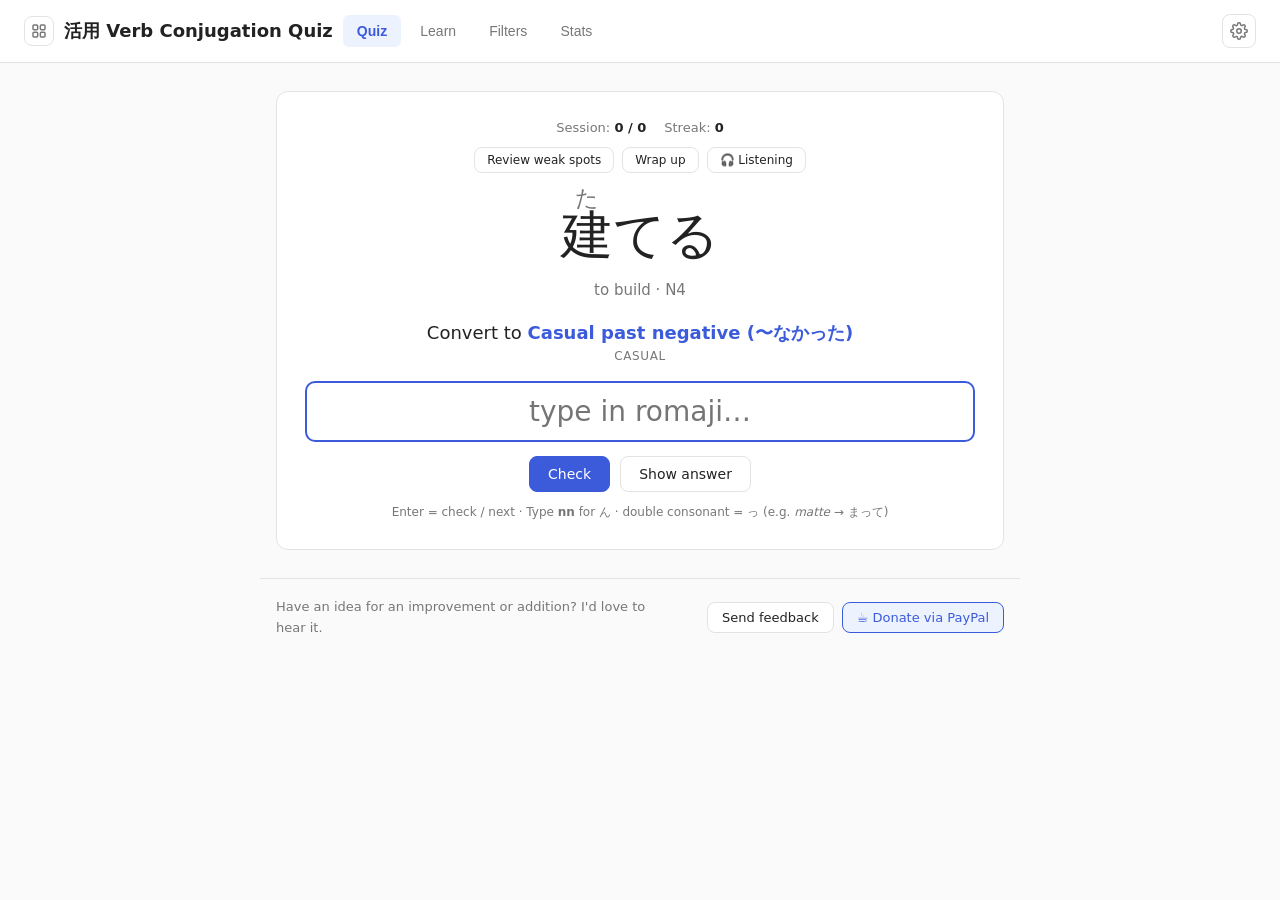
<file: verb.html>
<!DOCTYPE html>
<html lang="en">
<head>
<meta charset="UTF-8">
<meta name="viewport" content="width=device-width, initial-scale=1">
<link rel="icon" href="icon-favicon-64.png">
<link rel="apple-touch-icon" href="icon-verb-180.png">
<meta name="apple-mobile-web-app-capable" content="yes">
<meta name="mobile-web-app-capable" content="yes">
<meta name="apple-mobile-web-app-title" content="Verb Quiz">
<meta name="theme-color" content="#3b5bdb">
<script>(function(){var d;try{d=localStorage.getItem('jvq_dark_v1');}catch(e){}if(d==='on'||(d!=='off'&&window.matchMedia&&matchMedia('(prefers-color-scheme: dark)').matches))document.documentElement.classList.add('dark');})();</script>
<title>Japanese Verb Conjugation Quiz</title>
<script src="tts-fix.js"></script>
<style>
  :root{
    --bg:#fafafa; --card:#fff; --text:#222; --muted:#777; --line:#e3e3e3;
    --accent:#3b5bdb; --ok:#2b8a3e; --okbg:#ebfbee; --bad:#c92a2a; --badbg:#fff5f5;
  }
  *{box-sizing:border-box}
  body{margin:0;font-family:system-ui,-apple-system,"Segoe UI",Roboto,"Noto Sans JP","Hiragino Sans",sans-serif;background:var(--bg);color:var(--text)}
  header{display:flex;align-items:center;justify-content:space-between;padding:14px 24px;border-bottom:1px solid var(--line);background:var(--card);flex-wrap:wrap;gap:10px}
  header h1{font-size:18px;margin:0;font-weight:600}
  nav button{background:none;border:none;padding:8px 14px;font-size:14px;color:var(--muted);cursor:pointer;border-radius:6px}
  nav button.active{color:var(--accent);background:#edf2ff;font-weight:600}
  .toggle{font-size:14px;color:var(--muted);display:flex;align-items:center;gap:6px;cursor:pointer}
  main{max-width:760px;margin:28px auto;padding:0 16px}
  .card{background:var(--card);border:1px solid var(--line);border-radius:12px;padding:28px}
  .hidden{display:none!important}

  /* Quiz */
  .scorebar{display:flex;gap:18px;justify-content:center;font-size:13px;color:var(--muted);margin-bottom:16px}
  .scorebar b{color:var(--text)}
  .verb{font-size:52px;text-align:center;margin:10px 0 4px;line-height:1.6}
  .meaning{text-align:center;color:var(--muted);font-size:15px}
  .target{text-align:center;margin:22px 0 18px;font-size:18px}
  .target .form{font-weight:600;color:var(--accent)}
  .target .cat{display:block;font-size:12px;color:var(--muted);margin-top:4px;text-transform:uppercase;letter-spacing:.05em}
  #answer{width:100%;font-size:28px;padding:12px 16px;border:2px solid var(--line);border-radius:10px;text-align:center;outline:none;font-family:inherit}
  #answer:focus{border-color:var(--accent)}
  #answer.ok{border-color:var(--ok);background:var(--okbg)}
  #answer.bad{border-color:var(--bad);background:var(--badbg)}
  .buttons{display:flex;gap:10px;justify-content:center;margin-top:14px}
  button.btn{font-size:14px;padding:9px 18px;border-radius:8px;border:1px solid var(--line);background:var(--card);cursor:pointer;font-family:inherit}
  button.primary{background:var(--accent);color:#fff;border-color:var(--accent)}
  .hint{text-align:center;font-size:12px;color:var(--muted);margin-top:12px}
  .feedback{margin-top:20px;padding:16px 18px;border-radius:10px;font-size:15px;line-height:1.6}
  .feedback.ok{background:var(--okbg);border:1px solid #b2f2bb}
  .feedback.bad{background:var(--badbg);border:1px solid #ffc9c9}
  .feedback .head{font-weight:600;margin-bottom:4px}
  .feedback.ok .head{color:var(--ok)} .feedback.bad .head{color:var(--bad)}
  .feedback .correct{font-size:26px;line-height:1.7}
  .feedback .rule{margin-top:8px;color:#333}
  .feedback .note{margin-top:6px;color:#8a5a00;font-size:14px}
  .pill{display:inline-block;font-size:12px;padding:1px 8px;border-radius:10px;background:#f1f3f5;color:#555;margin-left:6px;vertical-align:middle}

  ruby rt{font-size:.45em;color:var(--muted)}
  body.nofuri ruby rt{visibility:hidden}
  .rw{display:inline-flex;flex-direction:column;align-items:center;vertical-align:bottom}
  .rw .rr{display:none;font-size:clamp(11px,.38em,22px);line-height:1.3;color:var(--accent);font-family:system-ui,-apple-system,"Segoe UI",sans-serif;letter-spacing:.02em;white-space:nowrap}
  body.roma .rw .rr{display:block}
  header h1{display:flex;align-items:center;gap:10px}
  .homelink{display:inline-grid;place-items:center;width:30px;height:30px;border-radius:8px;border:1px solid var(--line);color:var(--muted);text-decoration:none;flex:none}
  @media (hover:hover){.homelink:hover{color:var(--accent);border-color:var(--accent)}}
  .listenq{display:inline-flex;align-items:center;gap:10px;font-size:20px;padding:14px 26px;border-radius:999px;border:2px solid var(--accent);
    background:var(--accentbg);color:var(--accent);cursor:pointer;font-family:inherit;margin:14px 0 6px}
  @media (hover:hover){.listenq:hover{filter:brightness(1.05)}} .listenq:active{transform:scale(.98)}
  .listenq .ico{font-size:26px;line-height:1}
  .reportline{margin-top:12px;font-size:12px;text-align:right}
  .reportline a{color:var(--muted);text-decoration:none;border-bottom:1px dotted var(--muted)}
  @media (hover:hover){.reportline a:hover{color:var(--accent);border-color:var(--accent)}}
  .homo{margin-top:6px;font-size:13px;color:var(--muted)}

  /* Filters */
  h2{font-size:16px;margin:0 0 12px}
  h3{font-size:13px;margin:18px 0 8px;color:var(--muted);text-transform:uppercase;letter-spacing:.05em;font-weight:600}
  .checks{display:grid;grid-template-columns:repeat(auto-fill,minmax(220px,1fr));gap:6px 16px}
  .checks label{font-size:14px;display:flex;gap:8px;align-items:center;cursor:pointer}
  .small-links{font-size:12px;margin-left:8px;text-transform:none;letter-spacing:0}
  .small-links a{color:var(--accent);cursor:pointer;margin-left:6px}
  .poolinfo{margin-top:18px;font-size:13px;color:var(--muted)}

  /* Stats */
  table{width:100%;border-collapse:collapse;font-size:14px}
  th,td{text-align:left;padding:7px 6px;border-bottom:1px solid var(--line)}
  th{font-size:12px;color:var(--muted);font-weight:600}
  td.num{text-align:right;white-space:nowrap;font-variant-numeric:tabular-nums}
  .bar{height:6px;background:#f1f3f5;border-radius:3px;width:90px;display:inline-block;vertical-align:middle;overflow:hidden}
  .bar i{display:block;height:100%}
  .totals{display:flex;gap:30px;margin-bottom:10px}
  .totals div{font-size:13px;color:var(--muted)}
  .totals b{display:block;font-size:24px;color:var(--text)}
  .reset{margin-top:20px;font-size:12px}

  /* ---- quality-of-life additions: dark mode, audio, review / wrap-up ---- */
  :root{--accentbg:#edf2ff;--okline:#b2f2bb;--badline:#ffc9c9;--pill:#f1f3f5;--pilltext:#555;--warn:#8a5a00;--sub:#333}
  :root.dark{--bg:#15171c;--card:#1e2128;--text:#e4e6ea;--muted:#9aa0aa;--line:#353a45;--accent:#7b93f7;--ok:#69db7c;--okbg:#17301f;
    --bad:#ff8787;--badbg:#3a1d21;--accentbg:#262d48;--okline:#2b6a3a;--badline:#7a2e35;--pill:#2a2e37;--pilltext:#c8ccd3;--warn:#f0c14b;--sub:#cfd3da;color-scheme:dark}
  :root.dark button.primary{background:#4c6ef5;border-color:#4c6ef5}
  :root.dark #storeWarn{background:#3a3212!important;border-color:#6b5d1e!important;color:#f0c14b!important}
  nav button.active{background:var(--accentbg)}
  .feedback.ok{border-color:var(--okline)} .feedback.bad{border-color:var(--badline)}
  .feedback.warn{background:var(--pill);border:1px solid var(--warn)} .feedback.warn .head{color:var(--warn);font-weight:600;margin-bottom:4px}
  #answer.warnin{border-color:var(--warn)}
  .feedback .rule{color:var(--sub)} .feedback .note{color:var(--warn)}
  .feedback .ex{border-top-color:var(--line)} .feedback .ex .en{color:var(--muted)}
  .added,.fixnote{color:var(--warn)}
  .pill{background:var(--pill);color:var(--pilltext)} .bar{background:var(--pill)}
  #answer,#listSearch{background-color:var(--card);color:var(--text)}
  button.btn:not(.primary){background-color:var(--card);color:var(--text)}
  .toggles{display:flex;gap:14px;flex-wrap:wrap}
  .modebar{display:flex;gap:8px;justify-content:center;margin:-4px 0 14px;flex-wrap:wrap}
  button.btn.small{font-size:12px;padding:5px 12px}
  button.btn.on{border-color:var(--accent);color:var(--accent);background:var(--accentbg)}
  .modeinfo{text-align:center;font-size:12px;color:var(--accent);margin:-6px 0 14px}
  .modeinfo.warn{color:var(--warn)}
  .speak{background:none;border:1px solid var(--line);border-radius:6px;cursor:pointer;font-size:13px;padding:1px 7px;color:var(--text);vertical-align:middle;font-family:inherit;line-height:1.5}
  @media (hover:hover){.speak:hover{border-color:var(--accent)}}
  #summary h2{text-align:center;font-size:20px;margin:0 0 14px}
  #summary .totals{justify-content:center;text-align:center}

  /* ---- support & feedback footer ---- */
  .sitefoot{max-width:760px;margin:8px auto 40px;padding:18px 16px 0;border-top:1px solid var(--line);
    display:flex;flex-wrap:wrap;gap:10px 20px;align-items:center;justify-content:space-between;font-size:13px;color:var(--muted)}
  .sitefoot p{margin:0;line-height:1.6;max-width:46ch}
  .sitefoot .links{display:flex;gap:8px;flex-wrap:wrap}
  .sitefoot a{display:inline-block;padding:7px 14px;border-radius:8px;border:1px solid var(--line);
    background:var(--card);color:var(--text);text-decoration:none;font-size:13px}
  @media (hover:hover){.sitefoot a:hover{border-color:var(--accent);color:var(--accent)}}
  .sitefoot a:focus-visible{outline:2px solid var(--accent);outline-offset:2px}
  .sitefoot a.donate{border-color:var(--accent);color:var(--accent);background:var(--accentbg)}
  @media (max-width:520px){.sitefoot{justify-content:center;text-align:center}}
  .verb{white-space:nowrap}  /* keep the quiz word on one line; script shrinks it to fit */
  @media (max-width:420px){main{padding:0 10px}.card{padding:22px 14px}}

  /* phones: no lingering tap highlight or 'hover' outline after tapping */
  button,a,label{-webkit-tap-highlight-color:transparent}

  /* ---- settings tucked behind the gear button; compact header on phones ---- */
  .gearbtn{display:inline-grid;place-items:center;width:34px;height:34px;border-radius:8px;border:1px solid var(--line);background:var(--card);color:var(--muted);cursor:pointer;flex:none;margin-left:auto;padding:0}
  .gearbtn[aria-expanded="true"]{color:var(--accent);border-color:var(--accent);background:var(--accentbg)}
  .settings{flex-basis:100%;padding:10px 2px 2px;border-top:1px solid var(--line)}
  .settings.closed{display:none}
  @media (max-width:640px){
    header{display:grid;grid-template-columns:1fr auto;align-items:center;padding:10px 14px;gap:6px 8px}
    header h1{grid-column:1;font-size:16px;min-width:0}
    .gearbtn{grid-column:2;grid-row:1}
    header nav{grid-column:1/-1;display:flex;overflow-x:auto;margin:0 -6px}
    nav button{padding:7px 10px}
    .settings{grid-column:1/-1}
    main{margin-top:16px}
  }
  /* ---- typing on a phone: leave room to scroll the question to the top of the screen ---- */
  body.kbd{padding-bottom:70vh}
  /* ---- learn tab ---- */
  .lead{font-size:14.5px;line-height:1.6;margin:0 0 8px}
  .note2{font-size:13.5px;color:var(--muted);line-height:1.55;margin:4px 0 8px}
  .grp{border:1px solid var(--line);border-radius:12px;padding:12px 14px;margin:8px 0}
  .grp .gt{font-weight:600;font-size:15px}
  .grp .gt .tag2{display:inline-block;font-size:11.5px;font-weight:600;padding:1px 8px;border-radius:10px;margin-right:6px;color:#fff}
  .g1{background:#3b5bdb} .g2{background:#2b8a3e} .g3{background:#e8590c}
  .grp .gd{font-size:14px;line-height:1.6;margin-top:4px}
  .jpl{font-family:"Noto Sans JP","Hiragino Sans","Yu Gothic",system-ui,sans-serif}
  .vtab{width:100%;border-collapse:collapse;font-size:16px;text-align:center;font-family:"Noto Sans JP","Hiragino Sans","Yu Gothic",system-ui,sans-serif}
  .vtab th,.vtab td{border:1px solid var(--line);padding:5px 2px}
  .vtab th{font-size:11.5px;color:var(--muted);font-family:system-ui,sans-serif;font-weight:600;line-height:1.3}
  .vtab td.dict{background:var(--accentbg);font-weight:600}
  .vtab td.wa{color:var(--accent);font-weight:700}
  .vtab th.use{font-weight:400;text-transform:none}
  .fcard{border:1px solid var(--line);border-radius:12px;padding:10px 12px;margin:8px 0}
  .fcard .fh{display:flex;justify-content:space-between;gap:8px;align-items:baseline;flex-wrap:wrap}
  .fcard .fn{font-weight:600}
  .fcard .fj{font-family:"Noto Sans JP","Hiragino Sans",system-ui,sans-serif;color:var(--muted);font-size:14px}
  .fcard .fu{font-size:12.5px;color:var(--muted);margin:2px 0 6px}
  .frow{display:grid;grid-template-columns:28px 1fr auto;gap:8px;align-items:center;padding:5px 0;border-top:1px solid var(--line);font-size:14px}
  .frow .gl{font-size:11px;font-weight:700;color:#fff;border-radius:6px;text-align:center;padding:2px 0}
  .frow .ex{font-family:"Noto Sans JP","Hiragino Sans",system-ui,sans-serif;font-size:16px;white-space:nowrap;text-align:right}
  .frow .ex ruby rt{font-size:.5em}
  .ttab{width:100%;border-collapse:collapse;font-size:14.5px}
  .ttab td,.ttab th{border-bottom:1px solid var(--line);padding:6px 4px;text-align:left}
  .ttab th{font-size:12px;color:var(--muted);font-weight:600}
  .ttab .jpl{font-size:16px}
  .catnav{display:flex;gap:6px;flex-wrap:wrap;margin:6px 0 2px}
  .catnav a{font-size:12.5px;padding:4px 10px;border:1px solid var(--line);border-radius:999px;color:var(--text);text-decoration:none}
  @media (max-width:420px){ .vtab{font-size:14px} .vtab th{font-size:10px} .frow{grid-template-columns:24px 1fr;} .frow .ex{grid-column:2;text-align:left} }
</style>
</head>
<body>
<header>
  <h1><a class="homelink" href="./" title="All apps" aria-label="All apps"><svg viewBox="0 0 24 24" width="16" height="16" fill="none" stroke="currentColor" stroke-width="2.2" stroke-linecap="round" stroke-linejoin="round" aria-hidden="true"><rect x="3" y="3" width="7" height="7" rx="1.5"/><rect x="14" y="3" width="7" height="7" rx="1.5"/><rect x="3" y="14" width="7" height="7" rx="1.5"/><rect x="14" y="14" width="7" height="7" rx="1.5"/></svg></a>活用 Verb Conjugation Quiz</h1>
  <nav>
    <button data-tab="quiz" class="active">Quiz</button>
    <button data-tab="learn">Learn</button>
    <button data-tab="filters">Filters</button>
    <button data-tab="stats">Stats</button>
  </nav>
  <button type="button" class="gearbtn" id="gearBtn" aria-label="Settings" aria-expanded="false" aria-controls="settingsPanel" title="Settings"><svg viewBox="0 0 24 24" width="18" height="18" fill="none" stroke="currentColor" stroke-width="2" stroke-linecap="round" stroke-linejoin="round" aria-hidden="true"><circle cx="12" cy="12" r="3"/><path d="M19.4 15a1.65 1.65 0 0 0 .33 1.82l.06.06a2 2 0 1 1-2.83 2.83l-.06-.06a1.65 1.65 0 0 0-1.82-.33 1.65 1.65 0 0 0-1 1.51V21a2 2 0 1 1-4 0v-.09a1.65 1.65 0 0 0-1-1.51 1.65 1.65 0 0 0-1.82.33l-.06.06a2 2 0 1 1-2.83-2.83l.06-.06a1.65 1.65 0 0 0 .33-1.82 1.65 1.65 0 0 0-1.51-1H3a2 2 0 1 1 0-4h.09a1.65 1.65 0 0 0 1.51-1 1.65 1.65 0 0 0-.33-1.82l-.06-.06a2 2 0 1 1 2.83-2.83l.06.06a1.65 1.65 0 0 0 1.82.33H9a1.65 1.65 0 0 0 1-1.51V3a2 2 0 1 1 4 0v.09a1.65 1.65 0 0 0 1 1.51 1.65 1.65 0 0 0 1.82-.33l.06-.06a2 2 0 1 1 2.83 2.83l-.06.06a1.65 1.65 0 0 0-.33 1.82V9a1.65 1.65 0 0 0 1.51 1H21a2 2 0 1 1 0 4h-.09a1.65 1.65 0 0 0-1.51 1z"/></svg></button>
  <div class="toggles settings closed" id="settingsPanel">
    <label class="toggle"><input type="checkbox" id="furiToggle" checked> Furigana</label>
    <label class="toggle" title="Show romaji above Japanese words"><input type="checkbox" id="romaToggle"> Romaji</label>
    <label class="toggle"><input type="checkbox" id="darkToggle"> Dark mode</label>
    <label class="toggle" title="Read the answer aloud as soon as you submit"><input type="checkbox" id="autoToggle"> Auto-play audio</label>
  </div>
</header>

<main>
  <!-- QUIZ -->
  <section id="tab-quiz" class="card">
    <div id="storeWarn" class="hidden" style="font-size:12px;color:#8a5a00;background:#fff9db;border:1px solid #ffe066;border-radius:8px;padding:8px 12px;margin-bottom:14px;text-align:center">This viewer blocks saving, so lifetime stats won&#39;t persist. Download the file and open it directly in Chrome to save progress.</div>
    <div class="scorebar">
      <span>Session: <b id="sScore">0 / 0</b></span>
      <span>Streak: <b id="sStreak">0</b></span>
    </div>
    <div class="modebar" id="modebar">
      <button class="btn small" id="reviewBtn" title="Drill only the items with your worst track record">Review weak spots</button>
      <button class="btn small" id="wrapBtn" title="Finish with 5 more questions, then see a summary">Wrap up</button>
      <button class="btn small" id="listenBtn" title="Hear the verb instead of reading it">🎧 Listening</button>
    </div>
    <div class="modeinfo hidden" id="modeInfo"></div>
    <div id="quizBody">
      <div class="verb" id="qVerb"></div>
      <div class="meaning" id="qMeaning"></div>
      <div class="target">Convert to <span class="form" id="qForm"></span><span class="cat" id="qCat"></span></div>
      <input id="answer" autocomplete="off" autocapitalize="off" spellcheck="false" placeholder="type in romaji…">
      <div class="buttons">
        <button class="btn primary" id="submitBtn">Check</button>
        <button class="btn" id="revealBtn">Show answer</button>
      </div>
      <div class="hint">Enter = check / next · Type <b>nn</b> for ん · double consonant = っ (e.g. <i>matte</i> → まって)</div>
      <div id="feedback"></div>
    </div>
    <div id="emptyPool" class="hidden" style="text-align:center;color:var(--muted)">No questions match your filters. Enable at least one form, level and verb group.</div>
    <div id="summary" class="hidden">
      <h2 id="sumTitle"></h2>
      <div id="sumBody"></div>
      <div class="buttons" style="margin-top:20px">
        <button class="btn primary" id="newSessionBtn">Start new session</button>
        <button class="btn" id="keepGoingBtn">Keep going</button>
      </div>
    </div>
  </section>

  <!-- FILTERS -->
  <section id="tab-learn" class="card hidden"><h2>How verb conjugation works</h2><div id="learnBody"></div></section>
  <section id="tab-filters" class="card hidden">
    <h2>Filters</h2>
    <div id="filterBody"></div>
    <div class="poolinfo" id="poolInfo"></div>
  </section>

  <!-- STATS -->
  <section id="tab-stats" class="card hidden">
    <h2>Stats</h2>
    <div id="statsBody"></div>
    <h3>Sync between devices</h3>
    <div style="font-size:13px;color:var(--muted);margin-bottom:8px"><b>Tip:</b> the <a href="./#sync">home page</a> backs up and restores all quizzes at once. Export a file here, open the quiz on another computer or phone, and import it there. Results are combined without double-counting, so you can sync back and forth as often as you like.</div>
    <div class="buttons" style="justify-content:flex-start;margin-top:0">
      <button class="btn" id="exportBtn">Export progress</button>
      <button class="btn" id="importBtn">Import progress</button>
      <input type="file" id="importFile" accept=".json,application/json" class="hidden">
    </div>
    <div id="syncMsg" style="font-size:13px;margin-top:8px"></div>
    <div id="syncInfo" style="font-size:12px;color:var(--muted);margin-top:6px"></div>
    <button class="btn reset" id="resetBtn">Reset lifetime stats</button>
  </section>
</main>
<footer class="sitefoot">
  <p>Have an idea for an improvement or addition? I'd love to hear it.</p>
  <div class="links">
    <a href="mailto:support.kohikori@gmail.com?subject=Feedback:%20Verb%20Conjugation%20Quiz">Send feedback</a>
    <a class="donate" href="https://paypal.me/kohikori" target="_blank" rel="noopener">☕ Donate via PayPal</a>
  </div>
</footer>

<script>
//ENGINE-START
/* ================= VERB DATA =================
   format: word[reading] | meaning | group (u / ru / irr) | level | flags
   flags: nv = non-volitional (skip want/volitional/potential/imperative etc.)
          nx = also skip passive/causative                                  */
const VERB_DATA = `
会[あ]う|to meet|u|5
開[あ]く|to open (intr.)|u|5|nv
開[あ]ける|to open (tr.)|ru|5
上[あ]げる|to give; to raise|ru|5
遊[あそ]ぶ|to play|u|5
浴[あ]びる|to bathe; to shower|ru|5
洗[あら]う|to wash|u|5
ある|to exist (things)|u|5|nv nx
歩[ある]く|to walk|u|5
言[い]う|to say|u|5
行[い]く|to go|u|5
要[い]る|to need|u|5|nv nx
いる|to exist (living things)|ru|5
入[い]れる|to put in|ru|5
歌[うた]う|to sing|u|5
生[う]まれる|to be born|ru|5|nv nx
売[う]る|to sell|u|5
起[お]きる|to get up|ru|5
置[お]く|to put; to place|u|5
教[おし]える|to teach|ru|5
押[お]す|to push|u|5
覚[おぼ]える|to remember|ru|5
泳[およ]ぐ|to swim|u|5
降[お]りる|to get off|ru|5
終[お]わる|to end|u|5|nv
買[か]う|to buy|u|5
返[かえ]す|to return (something)|u|5
帰[かえ]る|to go home|u|5
かかる|to take (time/money)|u|5|nv nx
書[か]く|to write|u|5
掛[か]ける|to hang; to call|ru|5
貸[か]す|to lend|u|5
借[か]りる|to borrow|ru|5
消[き]える|to go out (light)|ru|5|nv nx
聞[き]く|to listen; to ask|u|5
切[き]る|to cut|u|5
着[き]る|to wear (upper body)|ru|5
来[く]る|to come|irr|5
消[け]す|to turn off; to erase|u|5
答[こた]える|to answer|ru|5
困[こま]る|to be troubled|u|5|nv
咲[さ]く|to bloom|u|5|nv nx
差[さ]す|to hold up (umbrella)|u|5
死[し]ぬ|to die|u|5
閉[し]まる|to close (intr.)|u|5|nv
閉[し]める|to close (tr.)|ru|5
締[し]める|to tie; to fasten|ru|5
知[し]る|to know|u|5
吸[す]う|to smoke; to inhale|u|5
住[す]む|to live (reside)|u|5
する|to do|irr|5
座[すわ]る|to sit|u|5
出[だ]す|to take out; to send|u|5
立[た]つ|to stand|u|5
頼[たの]む|to ask; to request|u|5
食[た]べる|to eat|ru|5
違[ちが]う|to differ|u|5|nv nx
使[つか]う|to use|u|5
疲[つか]れる|to get tired|ru|5|nv nx
着[つ]く|to arrive|u|5
作[つく]る|to make|u|5
勤[つと]める|to work for|ru|5
出[で]かける|to go out|ru|5
できる|to be able to|ru|5|nv nx
出[で]る|to leave; to exit|ru|5
飛[と]ぶ|to fly|u|5
止[と]まる|to stop (intr.)|u|5
取[と]る|to take|u|5
撮[と]る|to take (a photo)|u|5
鳴[な]く|to cry (animal); to ring|u|5|nv
無[な]くす|to lose|u|5
習[なら]う|to learn|u|5
並[なら]ぶ|to line up (intr.)|u|5
並[なら]べる|to line up (tr.)|ru|5
なる|to become|u|5
脱[ぬ]ぐ|to take off (clothes)|u|5
寝[ね]る|to sleep; to go to bed|ru|5
登[のぼ]る|to climb|u|5
飲[の]む|to drink|u|5
乗[の]る|to ride; to board|u|5
入[はい]る|to enter|u|5
履[は]く|to wear (shoes, pants)|u|5
始[はじ]まる|to begin (intr.)|u|5|nv
走[はし]る|to run|u|5
働[はたら]く|to work|u|5
話[はな]す|to speak|u|5
貼[は]る|to stick; to paste|u|5
晴[は]れる|to clear up (weather)|ru|5|nv nx
弾[ひ]く|to play (instrument)|u|5
引[ひ]く|to pull|u|5
吹[ふ]く|to blow|u|5
降[ふ]る|to fall (rain, snow)|u|5|nv nx
曲[ま]がる|to turn|u|5
待[ま]つ|to wait|u|5
磨[みが]く|to brush; to polish|u|5
見[み]せる|to show|ru|5
見[み]る|to see; to watch|ru|5
持[も]つ|to hold; to have|u|5
休[やす]む|to rest|u|5
やる|to do (casual)|u|5
呼[よ]ぶ|to call|u|5
読[よ]む|to read|u|5
分[わ]かる|to understand|u|5|nv nx
忘[わす]れる|to forget|ru|5
渡[わた]す|to hand over|u|5
渡[わた]る|to cross|u|5
勉強[べんきょう]する|to study|irr|5
散歩[さんぽ]する|to take a walk|irr|5
掃除[そうじ]する|to clean|irr|5
洗濯[せんたく]する|to do laundry|irr|5
結婚[けっこん]する|to marry|irr|5
質問[しつもん]する|to ask a question|irr|5
電話[でんわ]する|to phone|irr|5
料理[りょうり]する|to cook|irr|5
上[あ]がる|to rise; to go up|u|4
集[あつ]める|to collect|ru|4
謝[あやま]る|to apologize|u|4
生[い]きる|to live|ru|4
急[いそ]ぐ|to hurry|u|4
祈[いの]る|to pray|u|4
植[う]える|to plant|ru|4
受[う]ける|to receive; to take (exam)|ru|4
動[うご]く|to move|u|4
写[うつ]す|to copy|u|4
選[えら]ぶ|to choose|u|4
送[おく]る|to send|u|4
遅[おく]れる|to be late|ru|4
起[お]こす|to wake (someone)|u|4
怒[おこ]る|to get angry|u|4
落[お]ちる|to fall|ru|4
落[お]とす|to drop|u|4
踊[おど]る|to dance|u|4
驚[おどろ]く|to be surprised|u|4
思[おも]う|to think|u|4
折[お]る|to fold; to break|u|4
変[か]える|to change (tr.)|ru|4
飾[かざ]る|to decorate|u|4
勝[か]つ|to win|u|4
噛[か]む|to bite; to chew|u|4
乾[かわ]く|to dry|u|4|nv nx
変[か]わる|to change (intr.)|u|4
考[かんが]える|to think; to consider|ru|4
頑張[がんば]る|to do one's best|u|4
決[き]める|to decide|ru|4
比[くら]べる|to compare|ru|4
暮[く]れる|to get dark|ru|4|nv nx
壊[こわ]す|to break (tr.)|u|4
壊[こわ]れる|to break (intr.)|ru|4|nv nx
探[さが]す|to search for|u|4
下[さ]げる|to lower|ru|4
騒[さわ]ぐ|to make noise|u|4
触[さわ]る|to touch|u|4
調[しら]べる|to investigate|ru|4
信[しん]じる|to believe|ru|4
捨[す]てる|to throw away|ru|4
滑[すべ]る|to slip|u|4
育[そだ]てる|to raise; to bring up|ru|4
倒[たお]れる|to collapse|ru|4|nv
足[た]りる|to be enough|ru|4|nv nx
捕[つか]まえる|to catch|ru|4
付[つ]ける|to attach; to turn on|ru|4
続[つづ]ける|to continue|ru|4
包[つつ]む|to wrap|u|4
手伝[てつだ]う|to help|u|4
届[とど]ける|to deliver|ru|4
泊[と]まる|to stay overnight|u|4
直[なお]す|to fix|u|4
治[なお]る|to get well|u|4|nv
泣[な]く|to cry|u|4
投[な]げる|to throw|ru|4
慣[な]れる|to get used to|ru|4
似[に]る|to resemble|ru|4|nv nx
逃[に]げる|to run away|ru|4
盗[ぬす]む|to steal|u|4
塗[ぬ]る|to paint; to apply|u|4
眠[ねむ]る|to sleep|u|4
残[のこ]る|to remain|u|4
運[はこ]ぶ|to carry|u|4
払[はら]う|to pay|u|4
冷[ひ]える|to get cold|ru|4|nv nx
開[ひら]く|to open; to hold (event)|u|4
拾[ひろ]う|to pick up|u|4
増[ふ]える|to increase|ru|4|nv nx
踏[ふ]む|to step on|u|4
褒[ほ]める|to praise|ru|4
間[ま]に合[あ]う|to be in time|u|4|nv
守[まも]る|to protect|u|4
回[まわ]る|to go around|u|4
見[み]つける|to find|ru|4
迎[むか]える|to welcome; to pick up|ru|4
戻[もど]る|to return|u|4
もらう|to receive|u|4
焼[や]く|to bake; to grill|u|4
止[や]める|to quit|ru|4
役[やく]に立[た]つ|to be useful|u|4|nv nx
喜[よろこ]ぶ|to be glad|u|4
沸[わ]かす|to boil|u|4
笑[わら]う|to laugh|u|4
割[わ]れる|to break; to crack|ru|4|nv nx
心配[しんぱい]する|to worry|irr|4
準備[じゅんび]する|to prepare|irr|4
運転[うんてん]する|to drive|irr|4
説明[せつめい]する|to explain|irr|4
連絡[れんらく]する|to contact|irr|4
案内[あんない]する|to guide|irr|4
持[も]って来[く]る|to bring (here)|irr|4
持[も]って行[い]く|to take (along); to bring (there)|u|4
息[いき]をする|to breathe|irr|4
意味[いみ]する|to mean; to signify|irr|5
買[か]い物[もの]する|to shop; to go shopping|irr|5
曇[くも]る|to become cloudy; to become dim|u|5|nv
コピーする|to copy|irr|5
作文[さくぶん]する|to write (an essay); to compose|irr|5
仕事[しごと]する|to work|irr|5
授業[じゅぎょう]する|to teach a class|irr|5
テストする|to test|irr|5
旅行[りょこう]する|to travel; to take a trip|irr|5
練習[れんしゅう]する|to practice|irr|5
あいさつする|to greet|irr|4
合[あ]う|to match|u|4
空[あ]く|to open; to become empty|u|4
集[あつ]まる|to gather|u|4
アルバイトする|to work part-time|irr|4
安心[あんしん]する|to feel relieved; to be at ease|irr|4
いじめる|to tease|ru|4
致[いた]す|(humble) to do|u|4
いただく|(humble) to receive|u|4
うかがう|to visit|u|4
受付[うけつけ]する|to accept (applications); to receive|irr|4
打[う]つ|to hit|u|4
移[うつ]る|to move house or transfer|u|4
運動[うんどう]する|to exercise|irr|4
遠慮[えんりょ]する|to be reserved; to be restrained|irr|4
おいでになる|(respectful) to be|u|4
行[おこな]う|to do|u|4
思[おも]い出[だ]す|to remember|u|4
下[お]りる|to get off|ru|4
折[お]れる|to break or be folded|ru|4
会議[かいぎ]する|to hold a meeting; to confer|irr|4
会話[かいわ]する|to converse; to have a conversation|irr|4
片付[かたづ]ける|to tidy up|ru|4
かまう|to mind|u|4
通[かよ]う|to commute|u|4
関係[かんけい]する|to be related to; to be involved in|irr|4
聞[き]こえる|to be heard|ru|4|nv nx
決[き]まる|to be decided|u|4|nv
教育[きょういく]する|to educate; to train|irr|4
競争[きょうそう]する|to compete|irr|4
計画[けいかく]する|to plan|irr|4
経験[けいけん]する|to experience|irr|4
けがする|to injure|irr|4
下宿[げしゅく]する|to board; to lodge|irr|4
原因[げんいん]する|to be caused by; to result from|irr|4|nv nx
けんかする|to quarrel|irr|4
研究[けんきゅう]する|to research; to study|irr|4
見物[けんぶつ]する|to sightsee; to watch (a show)|irr|4
講義[こうぎ]する|to lecture|irr|4
故障[こしょう]する|to break-down|irr|4|nv
込[こ]む|to be crowded|u|4|nv
ごらんになる|(respectful) to see|u|4
下[さ]がる|to get down; to descend|u|4
差[さ]し上[あ]げる|(polite) to give|ru|4
試合[しあい]する|to play a match; to compete|irr|4
試験[しけん]する|to test; to examine|irr|4
支度[したく]する|to prepare|irr|4
しっかりする|to be firm; to pull oneself together|irr|4
失敗[しっぱい]する|to fail; to make a mistake|irr|4
じゃまする|to disturb; to get in the way; to visit (humble)|irr|4
出席[しゅっせき]する|to attend|irr|4
出発[しゅっぱつ]する|to depart|irr|4
紹介[しょうかい]する|to introduce|irr|4
招待[しょうたい]する|to invite|irr|4
承知[しょうち]する|to consent|irr|4
食事[しょくじ]する|to have a meal|irr|4
知[し]らせる|to notify|ru|4
水泳[すいえい]する|to swim|irr|4
過[す]ぎる|to exceed|ru|4
すく|to become empty|u|4|nv
進[すす]む|to make progress|u|4
済[す]む|to finish|u|4
生活[せいかつ]する|to live|irr|4
生産[せいさん]する|to produce|irr|4
世話[せわ]する|to look after|irr|4
戦争[せんそう]する|to wage war; to go to war|irr|4
相談[そうだん]する|to discuss|irr|4
卒業[そつぎょう]する|to graduate|irr|4
退院[たいいん]する|to leave hospital|irr|4
足[た]す|to add a number|u|4
尋[たず]ねる|to ask|ru|4
訪[たず]ねる|to visit|ru|4
建[た]てる|to build|ru|4
立[た]てる|to stand something up|ru|4
楽[たの]しむ|to enjoy oneself|u|4
注意[ちゅうい]する|to be careful; to warn|irr|4
注射[ちゅうしゃ]する|to give an injection|irr|4
付[つ]く|to be attached|u|4|nv
漬[つ]ける|to soak; to pickle|ru|4
伝[つた]える|to report|ru|4
続[つづ]く|to be continued|u|4|nv
釣[つ]る|to fish|u|4
連[つ]れる|to lead|ru|4
通[とお]る|to go through|u|4
止[と]める|to stop something|ru|4
取[と]り替[か]える|to exchange|ru|4
直[なお]る|to be fixed; to be repaired|u|4|nv
亡[な]くなる|to die|u|4
無[な]くなる|to disappear; to get lost|u|4
鳴[な]る|to sound|u|4
入院[にゅういん]する|to hospitalise|irr|4
入学[にゅうがく]する|to enter school or university|irr|4
ぬれる|to get wet|ru|4|nv
寝坊[ねぼう]する|to oversleep|irr|4
乗[の]り換[か]える|to change between buses or trains|ru|4
拝見[はいけん]する|(humble) to see; to look at|irr|4
始[はじ]める|to begin|ru|4
発音[はつおん]する|to pronounce|irr|4
花見[はなみ]する|to view cherry blossoms|irr|4
反対[はんたい]する|to oppose; to object|irr|4
光[ひか]る|to shine; to glitter|u|4
引[ひ]き出[だ]す|to withdraw|u|4
びっくりする|to be surprised|irr|4|nv
引[ひ]っ越[こ]す|to move house|u|4
ファックスする|to fax|irr|4
復習[ふくしゅう]する|to review (lessons)|irr|4
太[ふと]る|to become fat|u|4|nv
降[ふ]り出[だ]す|to start to rain|u|4
プレゼントする|to give a present|irr|4
返事[へんじ]する|to reply; to answer|irr|4
貿易[ぼうえき]する|to trade (internationally)|irr|4
放送[ほうそう]する|to broadcast|irr|4
翻訳[ほんやく]する|to translate|irr|4
参[まい]る|(humble) to go; to come|u|4
負[ま]ける|to lose|ru|4
間違[まちが]える|to make a mistake|ru|4
見[み]える|to be in sight|ru|4|nv nx
見[み]つかる|to be discovered|u|4|nv
向[む]かう|to face|u|4
召[め]し上[あ]がる|(polite) to eat|u|4
申[もう]し上[あ]げる|(humble) to say; to tell|ru|4
申[もう]す|(humble) to be called; to say|u|4
約束[やくそく]する|to promise|irr|4
焼[や]ける|to burn; to be roasted|ru|4
痩[や]せる|to become thin|ru|4|nv
止[や]む|to stop|u|4
輸出[ゆしゅつ]する|to export|irr|4
輸入[ゆにゅう]する|to import|irr|4
揺[ゆ]れる|to shake; to sway|ru|4
用意[ようい]する|to prepare; to get ready|irr|4
汚[よご]れる|to get dirty|ru|4|nv
予習[よしゅう]する|to prepare for a lesson|irr|4
予定[よてい]する|to plan; to schedule|irr|4
予約[よやく]する|to reserve; to book|irr|4
寄[よ]る|to visit|u|4
利用[りよう]する|to use; to make use of|irr|4
留守[るす]する|to be away from home|irr|4
レポートする|to report|irr|4
別[わか]れる|to separate|ru|4
沸[わ]く|to boil; to grow hot|u|4
失礼[しつれい]する|to be rude; to excuse oneself; to leave|irr|4
携帯[けいたい]する|to carry (with oneself)|irr|4
ジョギングする|to jog|irr|4
ちゃんとする|to do properly; to straighten up|irr|4
はっきりする|to become clear|irr|4|nv
しまう|to put away; to finish (doing)|u|4
チェックする|to check|irr|4
ドライブする|to go for a drive|irr|4
オープンする|to open (a shop, etc.)|irr|4
生[う]む|to give birth to; to produce|u|4
迷[まよ]う|to get lost; to hesitate|u|4
冷蔵[れいぞう]する|to refrigerate|irr|4
看護[かんご]する|to nurse; to care for|irr|4
意見[いけん]する|to admonish; to give advice|irr|4
間違[まちが]う|to be mistaken; to be wrong|u|4|nv
帰国[きこく]する|to return to one's country|irr|4
接待[せったい]する|to entertain (guests or clients)|irr|4
早起[はやお]きする|to get up early|irr|4
急行[きゅうこう]する|to rush (to a place)|irr|4
無理[むり]する|to overdo it; to push oneself|irr|4
朝寝坊[あさねぼう]する|to sleep in; to oversleep|irr|4
自己紹介[じこしょうかい]する|to introduce oneself|irr|4
挨拶[あいさつ]する|to greet|irr|3
合図[あいず]する|to signal; to give a sign|irr|3
愛[あい]する|to love|irr|3
諦[あきら]める|to give up; to abandon|ru|3
飽[あ]きる|to get tired of; to lose interest in|ru|3|nv
握手[あくしゅ]する|to shake hands|irr|3
明[あ]ける|to dawn; to become daylight|ru|3
預[あず]ける|to give into custody; to entrust|ru|3
与[あた]える|to give; to present|ru|3
当[あ]たる|to be hit; to be successful|u|3|nv
扱[あつか]う|to handle; to deal with|u|3
当[あ]てる|to hit; to apply a patch|ru|3
現[あらわ]す|to show; to indicate|u|3
表[あらわ]す|to express; to show|u|3
現[あらわ]れる|to appear; to come in sight|ru|3|nv
合[あ]わせる|to join together; to be opposite|ru|3
暗記[あんき]する|to memorize; to learn by heart|irr|3
安定[あんてい]する|to be stable; to stabilize|irr|3
維持[いじ]する|to maintain; to preserve|irr|3
意識[いしき]する|to be conscious of; to be aware of|irr|3
抱[いだ]く|(slang) to embrace; to hug|u|3
いたずらする|to play a prank; to mess around with|irr|3
至[いた]る|to come; to arrive|u|3
位置[いち]する|to be located; to be situated|irr|3
一致[いっち]する|to agree; to match; to coincide|irr|3|nv
移動[いどう]する|to move; to transfer|irr|3
居眠[いねむ]りする|to doze off; to nod off|irr|3
違反[いはん]する|to violate; to break (a rule)|irr|3
依頼[いらい]する|to request; to commission|irr|3
いらいらする|to get irritated; to be on edge|irr|3
祝[いわ]う|to congratulate; to celebrate|u|3
印刷[いんさつ]する|to print|irr|3
引退[いんたい]する|to retire|irr|3
引用[いんよう]する|to quote; to cite|irr|3
うがいする|to gargle|irr|3
受[う]け取[と]る|to receive; to get|u|3
動[うご]かす|to move; to shift|u|3
失[うしな]う|to lose; to part with|u|3
疑[うたが]う|to doubt; to distrust|u|3
撃[う]つ|to attack; to defeat|u|3
移[うつ]す|to remove; to transfer|u|3
訴[うった]える|to sue (a person); to resort to|ru|3
うなる|to groan; to moan|u|3
奪[うば]う|to snatch away|u|3
裏切[うらぎ]る|to betray; to turn traitor to|u|3
売[う]れる|to be sold|ru|3|nv
噂[うわさ]する|to gossip about; to talk about (someone)|irr|3
影響[えいきょう]する|to influence; to affect|irr|3
営業[えいぎょう]する|to do business; to be open (for business)|irr|3
描[えが]く|to draw; to paint|u|3
得[え]る|to get; to gain|ru|3
延期[えんき]する|to postpone|irr|3
演技[えんぎ]する|to act; to perform|irr|3
援助[えんじょ]する|to assist; to aid|irr|3
演説[えんぜつ]する|to give a speech|irr|3
演奏[えんそう]する|to perform (music); to play|irr|3
追[お]い付[つ]く|to overtake; to catch up (with)|u|3
追[お]う|to chase; to run after|u|3
応[おう]じる|to respond; to satisfy|ru|3
横断[おうだん]する|to cross (a road, etc.)|irr|3
終[お]える|to finish|ru|3
覆[おお]う|to cover; to hide|u|3
贈[おく]る|to send; to give to|u|3
起[お]こる|to occur; to happen|u|3|nv
収[おさ]める|to obtain; to reap|ru|3
おしゃべりする|to chat; to chatter|irr|3
汚染[おせん]する|to pollute; to contaminate|irr|3
恐[おそ]れる|to fear; to be afraid of|ru|3
劣[おと]る|to fall behind; to be inferior to|u|3
溺[おぼ]れる|to be drowned; to indulge in|ru|3|nv
お目[め]に掛[か]かる|to meet (someone of higher status)|u|3
及[およ]ぼす|to exert; to cause|u|3
居[お]る|to be (animate); to be|u|3
降[お]ろす|to take down; to launch|u|3
会計[かいけい]する|to pay the bill; to settle the account|irr|3
解決[かいけつ]する|to solve; to settle|irr|3
会合[かいごう]する|to meet; to assemble|irr|3
開始[かいし]する|to start; to begin|irr|3
解釈[かいしゃく]する|to interpret|irr|3
外出[がいしゅつ]する|to go out|irr|3
改善[かいぜん]する|to improve|irr|3
回復[かいふく]する|to recover; to restore|irr|3
飼[か]う|to keep; to raise|u|3
換[か]える|to exchange; to interchange|ru|3
替[か]える|to exchange; to interchange|ru|3
抱[かか]える|to hold or carry under or in the arms|ru|3
輝[かがや]く|to shine; to glitter|u|3
罹[かか]る|to suffer from|u|3
限[かぎ]る|to restrict; to limit|u|3
覚悟[かくご]する|to be prepared for; to resign oneself to|irr|3
学習[がくしゅう]する|to study; to learn|irr|3
隠[かく]す|to hide; to conceal|u|3
拡大[かくだい]する|to enlarge; to expand; to magnify|irr|3
確認[かくにん]する|to confirm; to check|irr|3
隠[かく]れる|to hide; to be hidden|ru|3
欠[か]ける|to be lacking|ru|3|nv
加減[かげん]する|to adjust; to moderate|irr|3
囲[かこ]む|to surround; to encircle|u|3
稼[かせ]ぐ|to earn income; to labor|u|3
数[かぞ]える|to count|ru|3
語[かた]る|to talk; to tell|u|3
がっかりする|to be disappointed|irr|3
活動[かつどう]する|to be active; to work (for a cause)|irr|3
活用[かつよう]する|to make use of; to conjugate|irr|3
悲[かな]しむ|to be sad; to mourn for|u|3
被[かぶ]る|to put on (one's head); to wear|u|3
我慢[がまん]する|to endure; to put up with|irr|3
刈[か]る|to cut (hair); to mow (grass)|u|3
歓迎[かんげい]する|to welcome|irr|3
観光[かんこう]する|to go sightseeing|irr|3
観察[かんさつ]する|to observe|irr|3
感謝[かんしゃ]する|to thank; to be grateful|irr|3
勘定[かんじょう]する|to count; to calculate|irr|3
感[かん]じる|to feel; to sense|ru|3
感心[かんしん]する|to be impressed; to admire|irr|3
関[かん]する|to concern; to be related|irr|3
完成[かんせい]する|to complete; to be completed|irr|3
感動[かんどう]する|to be moved; to be touched|irr|3
監督[かんとく]する|to supervise; to direct|irr|3
管理[かんり]する|to manage; to control|irr|3
完了[かんりょう]する|to complete; to finish|irr|3
関連[かんれん]する|to be related; to be connected|irr|3
記憶[きおく]する|to remember; to memorize|irr|3
効[き]く|to be effective|u|3|nv
期待[きたい]する|to expect; to hope for|irr|3
帰宅[きたく]する|to return home|irr|3
気付[きづ]く|to notice; to recognize|u|3
気[き]に入[い]る|to be pleased with; to suit|u|3
記入[きにゅう]する|to fill in (a form)|irr|3
記念[きねん]する|to commemorate|irr|3
機能[きのう]する|to function; to work|irr|3
寄付[きふ]する|to donate; to contribute|irr|3
希望[きぼう]する|to hope; to wish for|irr|3
キャンプする|to camp|irr|3
休憩[きゅうけい]する|to take a break; to rest|irr|3
吸収[きゅうしゅう]する|to absorb|irr|3
救助[きゅうじょ]する|to rescue|irr|3
競技[きょうぎ]する|to compete|irr|3
供給[きょうきゅう]する|to supply; to provide|irr|3
教授[きょうじゅ]する|to teach; to instruct|irr|3
強調[きょうちょう]する|to emphasize; to stress|irr|3
共同[きょうどう]する|to cooperate; to do jointly|irr|3
恐怖[きょうふ]する|to fear; to dread|irr|3
協力[きょうりょく]する|to cooperate; to collaborate|irr|3
許可[きょか]する|to permit; to allow|irr|3
嫌[きら]う|to hate; to dislike|u|3
切[き]れる|to cut well; to be sharp|ru|3
記録[きろく]する|to record; to document|irr|3
議論[ぎろん]する|to argue; to discuss|irr|3
禁止[きんし]する|to prohibit; to ban|irr|3
緊張[きんちょう]する|to be nervous; to be tense|irr|3
食[く]う|(male) (vulgar) to eat|u|3
腐[くさ]る|to rot; to go bad|u|3|nv
下[くだ]す|to lower; to let go down|u|3
区別[くべつ]する|to distinguish; to differentiate|irr|3
組[く]む|to put together|u|3
暮[く]らす|to live; to get along|u|3
繰[く]り返[かえ]す|to repeat; to do something over again|u|3
狂[くる]う|to go mad; to get out of order|u|3
苦[くる]しむ|to suffer; to groan|u|3
苦労[くろう]する|to struggle; to have a hard time|irr|3
加[くわ]える|to append; to sum up|ru|3
加[くわ]わる|to join in; to accede to|u|3
訓練[くんれん]する|to train; to drill|irr|3
経営[けいえい]する|to manage; to run (a business)|irr|3
警告[けいこく]する|to warn|irr|3
計算[けいさん]する|to calculate|irr|3
掲示[けいじ]する|to post (a notice)|irr|3
契約[けいやく]する|to sign a contract; to contract|irr|3
経由[けいゆ]する|to go via; to pass through|irr|3
怪我[けが]する|to get hurt; to be injured|irr|3
化粧[けしょう]する|to put on make-up|irr|3
決心[けっしん]する|to make up one's mind; to decide|irr|3
欠席[けっせき]する|to be absent|irr|3
決定[けってい]する|to decide; to determine|irr|3
結論[けつろん]する|to conclude|irr|3
喧嘩[けんか]する|to quarrel; to fight|irr|3
検査[けんさ]する|to inspect; to examine|irr|3
建設[けんせつ]する|to construct; to build|irr|3
建築[けんちく]する|to build; to construct|irr|3
検討[けんとう]する|to consider; to examine|irr|3
講演[こうえん]する|to give a lecture|irr|3
合格[ごうかく]する|to pass (an exam)|irr|3
交換[こうかん]する|to exchange|irr|3
合計[ごうけい]する|to add up; to total|irr|3
攻撃[こうげき]する|to attack|irr|3
貢献[こうけん]する|to contribute|irr|3
広告[こうこく]する|to advertise|irr|3
交際[こうさい]する|to associate with; to date|irr|3
構成[こうせい]する|to compose; to make up|irr|3
行動[こうどう]する|to act; to behave|irr|3
考慮[こうりょ]する|to consider; to take into account|irr|3
越[こ]える|to exceed; to cross over|ru|3
コーチする|to coach|irr|3
凍[こお]る|to freeze; to be frozen over|u|3
ゴールする|to reach the goal; to score a goal|irr|3
誤解[ごかい]する|to misunderstand|irr|3
呼吸[こきゅう]する|to breathe|irr|3
克服[こくふく]する|to overcome|irr|3
越[こ]す|to go over (e.g. with audience)|u|3
骨折[こっせつ]する|to break a bone|irr|3
異[こと]なる|to differ; to vary|u|3|nv nx
断[ことわ]る|to refuse; to decline|u|3
好[この]む|to like; to prefer|u|3
殺[ころ]す|to kill|u|3
転[ころ]ぶ|to fall down; to fall over|u|3
混雑[こんざつ]する|to be crowded; to be congested|irr|3|nv
婚約[こんやく]する|to get engaged|irr|3
混乱[こんらん]する|to be confused; to be in chaos|irr|3
サービスする|to give for free; to serve|irr|3
裁判[さいばん]する|to judge; to try (a case)|irr|3
サインする|to sign|irr|3
逆[さか]らう|to go against; to oppose|u|3
作業[さぎょう]する|to work; to operate|irr|3
叫[さけ]ぶ|to shout; to cry|u|3
避[さ]ける|to avoid (physical contact )|ru|3
支[ささ]える|to be blocked; to choke|ru|3
指[さ]す|to point; to put up umbrella|u|3
誘[さそ]う|to invite; to ask|u|3
作曲[さっきょく]する|to compose (music)|irr|3
さっぱりする|to feel refreshed|irr|3
差別[さべつ]する|to discriminate|irr|3
覚[さ]ます|to awaken|u|3
覚[さ]める|to wake; to wake up|ru|3
左右[さゆう]する|to influence; to control|irr|3
去[さ]る|to leave; to go away|u|3
参加[さんか]する|to participate; to join|irr|3
賛成[さんせい]する|to agree; to approve|irr|3
叱[しか]る|to scold|u|3
支給[しきゅう]する|to provide; to pay|irr|3
刺激[しげき]する|to stimulate|irr|3
自殺[じさつ]する|to commit suicide|irr|3
支出[ししゅつ]する|to spend; to pay out|irr|3
沈[しず]む|to sink; to feel depressed|u|3
従[したが]う|to abide (by the rules); to obey|u|3
実験[じっけん]する|to experiment|irr|3
実現[じつげん]する|to realize; to come true|irr|3
実行[じっこう]する|to carry out; to execute|irr|3
実施[じっし]する|to implement; to put into effect|irr|3
失望[しつぼう]する|to be disappointed; to despair|irr|3
指導[しどう]する|to guide; to instruct; to coach|irr|3
支配[しはい]する|to rule; to control|irr|3
支払[しはら]う|to pay|u|3
死亡[しぼう]する|to die; to pass away|irr|3|nv
自慢[じまん]する|to boast; to be proud of|irr|3
示[しめ]す|to denote; to show|u|3
占[し]める|to comprise; to account for|ru|3
借金[しゃっきん]する|to borrow money; to go into debt|irr|3
しゃべる|to talk; to chat|u|3
収穫[しゅうかく]する|to harvest|irr|3
重視[じゅうし]する|to attach importance to|irr|3
就職[しゅうしょく]する|to get a job|irr|3
修正[しゅうせい]する|to correct; to amend|irr|3
渋滞[じゅうたい]する|to be congested; to be backed up|irr|3|nv
集中[しゅうちゅう]する|to concentrate; to focus|irr|3
修理[しゅうり]する|to repair; to fix|irr|3
宿泊[しゅくはく]する|to stay (overnight); to lodge|irr|3
手術[しゅじゅつ]する|to operate; to perform surgery|irr|3
主張[しゅちょう]する|to claim; to insist|irr|3
出版[しゅっぱん]する|to publish|irr|3
使用[しよう]する|to use|irr|3
上京[じょうきょう]する|to go to Tokyo|irr|3
生[しょう]じる|to produce; to yield|ru|3
上達[じょうたつ]する|to improve; to make progress|irr|3
衝突[しょうとつ]する|to collide; to clash|irr|3
承認[しょうにん]する|to approve; to recognize|irr|3
商売[しょうばい]する|to do business; to trade|irr|3
消費[しょうひ]する|to consume; to spend|irr|3
証明[しょうめい]する|to prove; to certify|irr|3
署名[しょめい]する|to sign|irr|3
処理[しょり]する|to process; to deal with|irr|3
進学[しんがく]する|to go on to higher education|irr|3
信仰[しんこう]する|to believe in (a religion)|irr|3
診察[しんさつ]する|to examine (a patient)|irr|3
進歩[しんぽ]する|to progress; to advance|irr|3
信用[しんよう]する|to trust; to have confidence in|irr|3
信頼[しんらい]する|to trust; to rely on|irr|3
推薦[すいせん]する|to recommend|irr|3
救[すく]う|to rescue from; to help out of|u|3
優[すぐ]れる|to surpass; to outstrip|ru|3
スケートする|to skate|irr|3
過[す]ごす|to pass; to spend|u|3
勧[すす]める|to recommend; to advise|ru|3
進[すす]める|to advance; to promote|ru|3
済[す]ませる|to be finished|ru|3
請求[せいきゅう]する|to claim; to charge (a fee)|irr|3
制限[せいげん]する|to restrict; to limit|irr|3
成功[せいこう]する|to succeed|irr|3
製造[せいぞう]する|to manufacture|irr|3
成長[せいちょう]する|to grow (up); to develop|irr|3
整理[せいり]する|to sort out; to organize|irr|3
設計[せっけい]する|to design; to plan|irr|3
絶滅[ぜつめつ]する|to become extinct; to wipe out|irr|3
節約[せつやく]する|to save; to economize|irr|3
責[せ]める|to condemn; to blame|ru|3
専攻[せんこう]する|to major in|irr|3
前進[ぜんしん]する|to advance; to move forward|irr|3
選択[せんたく]する|to choose; to select|irr|3
増加[ぞうか]する|to increase|irr|3
操作[そうさ]する|to operate; to manipulate|irr|3
想像[そうぞう]する|to imagine|irr|3
相続[そうぞく]する|to inherit|irr|3
組織[そしき]する|to organize; to form|irr|3
注[そそ]ぐ|to pour (into); to irrigate|u|3
育[そだ]つ|to raise (child); to be brought up|u|3
備[そな]える|to furnish; to provide for|ru|3
損[そん]する|to lose (money); to suffer a loss|irr|3
尊敬[そんけい]する|to respect; to look up to|irr|3
存在[そんざい]する|to exist|irr|3|nv
尊重[そんちょう]する|to respect; to value|irr|3
滞在[たいざい]する|to stay|irr|3
対[たい]する|to face; to confront|irr|3
代表[だいひょう]する|to represent|irr|3
逮捕[たいほ]する|to arrest|irr|3
代理[だいり]する|to act on behalf of; to stand in for|irr|3
倒[たお]す|to throw down; to beat|u|3
確[たし]かめる|to ascertain|ru|3
助[たす]ける|to help; to save|ru|3
戦[たたか]う|to fight; to battle|u|3
叩[たた]く|to strike; to clap|u|3
立[た]ち上[あ]がる|to stand up|u|3
経[た]つ|to pass; to lapse|u|3
達[たっ]する|to reach; to get to|irr|3
黙[だま]る|to be silent|u|3
試[ため]す|to attempt; to test|u|3
頼[たよ]る|to rely on; to have recourse to|u|3
誕生[たんじょう]する|to be born; to be created|irr|3|nv
ダンスする|to dance|irr|3
担当[たんとう]する|to be in charge of|irr|3
遅刻[ちこく]する|to be late|irr|3
注[ちゅう]する|to annotate|irr|3
中止[ちゅうし]する|to cancel; to call off|irr|3
駐車[ちゅうしゃ]する|to park|irr|3
注目[ちゅうもく]する|to pay attention to; to watch closely|irr|3
注文[ちゅうもん]する|to order|irr|3
調査[ちょうさ]する|to investigate; to survey|irr|3
貯金[ちょきん]する|to save money|irr|3
通過[つうか]する|to pass through; to pass (a bill)|irr|3
通学[つうがく]する|to commute to school|irr|3
通行[つうこう]する|to pass; to go through|irr|3
通[つう]じる|to run to; to lead to|ru|3
通信[つうしん]する|to communicate; to correspond|irr|3
捕[つか]まる|to be caught; to be arrested|u|3
掴[つか]む|to seize; to catch|u|3
就[つ]く|to settle in (place)|u|3
繋[つな]ぐ|to tie; to fasten|u|3
詰[つ]める|to pack; to shorten|ru|3
積[つ]もる|to pile up|u|3
出会[であ]う|to meet by chance; to come across|u|3
提案[ていあん]する|to propose; to suggest|irr|3
抵抗[ていこう]する|to resist|irr|3
提出[ていしゅつ]する|to submit; to hand in|irr|3
デートする|to go on a date|irr|3
適[てき]する|to fit; to suit|irr|3
適用[てきよう]する|to apply (a rule)|irr|3
徹底[てってい]する|to be thorough|irr|3
徹夜[てつや]する|to stay up all night|irr|3
到着[とうちゃく]する|to arrive|irr|3
投票[とうひょう]する|to vote|irr|3
通[とお]す|to let pass; to overlook|u|3
通[とお]り過[す]ぎる|to pass; to pass through|ru|3
解[と]く|to unfasten|u|3
読書[どくしょ]する|to read (books)|irr|3
独立[どくりつ]する|to become independent|irr|3
解[と]ける|to come untied; to come apart|ru|3
登山[とざん]する|to climb a mountain|irr|3
閉[と]じる|to close (e.g. book, eyes); to shut|ru|3
届[とど]く|to reach|u|3
飛[と]ばす|to skip over; to omit|u|3
飛[と]び出[だ]す|to jump out; to rush out|u|3
留[と]める|to fasten; to turn off|ru|3
取[と]り上[あ]げる|to take up; to pick up|ru|3
努力[どりょく]する|to make an effort; to try hard|irr|3
取[と]れる|to come off; to be taken off|ru|3
流[なが]す|to drain; to float|u|3
眺[なが]める|to view; to gaze at|ru|3
流[なが]れる|to stream; to flow|ru|3
納得[なっとく]する|to be convinced; to accept; to understand|irr|3
怠[なま]ける|to be idle; to neglect|ru|3
悩[なや]む|to be worried; to be troubled|u|3
何[なん]とかする|to manage somehow; to do something about|irr|3
似合[にあ]う|to suit; to match|u|3
握[にぎ]る|to grasp; to seize|u|3
にっこりする|to smile|irr|3
入場[にゅうじょう]する|to enter; to be admitted|irr|3
抜[ぬ]く|to extract; to omit|u|3
抜[ぬ]ける|to come out; to fall out|ru|3
願[ねが]う|to desire; to wish|u|3
熱中[ねっちゅう]する|to be absorbed in; to be crazy about|irr|3
残[のこ]す|to leave (behind, over); to bequeath|u|3
乗[の]せる|to place on (something)|ru|3
除[のぞ]く|to remove; to exclude|u|3
望[のぞ]む|to desire; to wish for|u|3
ノックする|to knock|irr|3
伸[の]ばす|to lengthen; to stretch|u|3
伸[の]びる|to stretch; to extend|ru|3
述[の]べる|to state; to express|ru|3
昇[のぼ]る|to arise; to ascend|u|3
ハイキングする|to hike; to go hiking|irr|3
配達[はいたつ]する|to deliver|irr|3
計[はか]る|to measure; to weigh|u|3
吐[は]く|to breathe; to tell (lies)|u|3
拍手[はくしゅ]する|to clap; to applaud|irr|3
爆発[ばくはつ]する|to explode; to erupt|irr|3
破産[はさん]する|to go bankrupt|irr|3
外[はず]す|to unfasten; to remove|u|3
発見[はっけん]する|to discover|irr|3
発行[はっこう]する|to publish; to issue|irr|3
発車[はっしゃ]する|to depart (of a train, bus, etc.)|irr|3
罰[ばっ]する|to punish; to penalize|irr|3
発達[はったつ]する|to develop; to grow|irr|3
発展[はってん]する|to develop; to expand|irr|3
発表[はっぴょう]する|to announce; to present|irr|3
発明[はつめい]する|to invent|irr|3
話[はな]し合[あ]う|to discuss; to talk together|u|3
放[はな]す|to separate; to set free|u|3
離[はな]す|to part; divide|u|3
離[はな]れる|to be separated from; to leave|ru|3
省[はぶ]く|to omit; to eliminate|u|3
張[は]る|to stick; to paste|u|3
反抗[はんこう]する|to rebel; to resist|irr|3
判断[はんだん]する|to judge; to decide|irr|3
販売[はんばい]する|to sell|irr|3
比較[ひかく]する|to compare|irr|3
轢[ひ]く|to run somebody over (with vehicle)|u|3
飛行[ひこう]する|to fly|irr|3
ぴったりする|to fit perfectly|irr|3
引[ひ]っ張[ぱ]る|to pull; to draw|u|3
否定[ひてい]する|to deny|irr|3
批判[ひはん]する|to criticize|irr|3
批評[ひひょう]する|to review; to critique|irr|3
評価[ひょうか]する|to evaluate; to appreciate|irr|3
表現[ひょうげん]する|to express|irr|3
広[ひろ]がる|to spread (out); to extend|u|3
含[ふく]む|to hold in the mouth; to bear in mind|u|3
不自由[ふじゆう]する|to be inconvenienced; to be in want|irr|3
防[ふせ]ぐ|to defend (against); to protect|u|3
不足[ふそく]する|to be insufficient; to run short|irr|3|nv
打[ぶ]つ|to hit; to strike|u|3
プラスする|to add|irr|3
振[ふ]る|to wave; to shake|u|3
震[ふる]える|to shiver; to shake|ru|3
触[ふ]れる|to touch; to be touched|ru|3
分析[ぶんせき]する|to analyze|irr|3
平均[へいきん]する|to average|irr|3
減[へ]らす|to abate; to decrease|u|3
減[へ]る|to decrease (in size or number)|u|3
変化[へんか]する|to change|irr|3
変更[へんこう]する|to change; to modify|irr|3
冒険[ぼうけん]する|to take a risk; to go on an adventure|irr|3
報告[ほうこく]する|to report|irr|3
訪問[ほうもん]する|to visit|irr|3
吠[ほ]える|to bark; to bay|ru|3
保証[ほしょう]する|to guarantee|irr|3
保存[ほぞん]する|to preserve; to save (a file)|irr|3
微笑[ほほえ]む|to smile|u|3
ぼんやりする|to be absent-minded; to space out|irr|3
任[まか]せる|to entrust to another; to leave to|ru|3
増[ま]す|to increase; to grow|u|3
学[まな]ぶ|to study (in depth); to learn|u|3
真似[まね]する|to imitate; to copy|irr|3
招[まね]く|to invite|u|3
回[まわ]す|to turn; to revolve|u|3
満足[まんぞく]する|to be satisfied|irr|3
ミスする|to make a mistake|irr|3
満[み]ちる|to be full; to rise (tide)|ru|3|nv
認[みと]める|to recognize; to appreciate|ru|3
向[む]く|to face|u|3
向[む]ける|to turn towards; to point|ru|3
無視[むし]する|to ignore|irr|3
結[むす]ぶ|to tie; to bind|u|3
命[めい]じる|to order; to command|ru|3
命令[めいれい]する|to order; to command|irr|3
メモする|to take notes; to jot down|irr|3
申[もう]し込[こ]む|to apply for; to make an application|u|3
燃[も]える|to burn|ru|3
持[も]ち上[あ]げる|to raise; to lift up|ru|3
用[もち]いる|to use; to make use of|ru|3
戻[もど]す|to restore; to put back|u|3
基[もと]づく|to be grounded on; to be based on|u|3|nv
求[もと]める|to seek; to request|ru|3
雇[やと]う|to employ; to hire|u|3
破[やぶ]る|to tear; to violate|u|3
辞[や]める|to retire|ru|3
言[ゆ]う|to say|u|3
優勝[ゆうしょう]する|to win (the championship)|irr|3
譲[ゆず]る|to turn over; to assign|u|3
ゆっくりする|to take one's time; to relax|irr|3
許[ゆる]す|to permit; to allow|u|3
酔[よ]う|to get drunk; to become intoxicated|u|3
要求[ようきゅう]する|to demand; to require|irr|3
用心[ようじん]する|to be careful; to take precautions|irr|3
予期[よき]する|to expect; to anticipate|irr|3
横切[よこぎ]る|to cross (e.g. arms); to traverse|u|3
止[よ]す|to cease; to abolish|u|3
予測[よそく]する|to predict; to forecast|irr|3
予報[よほう]する|to forecast|irr|3
予防[よぼう]する|to prevent|irr|3
理解[りかい]する|to understand|irr|3
離婚[りこん]する|to divorce|irr|3
留学[りゅうがく]する|to study abroad|irr|3
流行[りゅうこう]する|to be in fashion; to be popular|irr|3
両替[りょうがえ]する|to exchange (money)|irr|3
連想[れんそう]する|to associate (ideas); to be reminded of|irr|3
連続[れんぞく]する|to continue; to occur in succession|irr|3
労働[ろうどう]する|to labor; to work|irr|3
論[ろん]じる|to argue; to discuss|ru|3
論争[ろんそう]する|to argue; to dispute|irr|3
分[わ]ける|to divide; to separate|ru|3
割[わ]る|to divide; to cut|u|3
遭[あ]う|to meet|u|2
扇[あお]ぐ|to fan; to flap|u|2
あきれる|to be amazed; to be shocked|ru|2|nv
あくびする|to yawn|irr|2
挙[あ]げる|to raise; to fly|ru|2
揚[あ]げる|to lift; to fry|ru|2
憧[あこが]れる|to long for; to yearn after|ru|2
味[あじ]わう|to taste; to savor|u|2
預[あず]かる|to keep in custody|u|2
暖[あたた]まる|to warm up; to get warm|u|2
暖[あたた]める|to warm; to heat|ru|2
圧縮[あっしゅく]する|to compress|irr|2
あてはまる|to be applicable|u|2|nv nx
あてはめる|to apply; to adapt|ru|2
暴[あば]れる|to act violently; to rage|ru|2
あぶる|to scorch|u|2
あふれる|to flood; to overflow|ru|2
甘[あま]やかす|to pamper; to spoil|u|2
余[あま]る|to remain; to be left over|u|2
編[あ]む|to knit|u|2
争[あらそ]う|to dispute; to argue|u|2
改[あらた]める|to change; to alter|ru|2
著[あらわ]す|to write; to publish|u|2
あわてる|to become confused|ru|2|nv
言[い]い出[だ]す|to start talking; to speak|u|2
言[い]い付[つ]ける|to tell; to tell on (someone)|ru|2
育児[いくじ]する|to raise a child|irr|2
移転[いてん]する|to move; to relocate|irr|2
威張[いば]る|to be proud; to swagger|u|2
嫌[いや]がる|to hate; to dislike|u|2
煎[い]る|to parch; to fry|u|2
炒[い]る|to roast; to parch|u|2
インタビューする|to interview|irr|2
飢[う]える|to starve|ru|2
浮[う]かぶ|to float; to rise to surface|u|2
浮[う]かべる|to float; to express|ru|2
浮[う]く|to float; to become merry|u|2
承[うけたまわ]る|(humble) to hear; to be told|u|2
受[う]け持[も]つ|to take (be in) charge of|u|2
薄[うす]める|to dilute; to water down|ru|2
打合[うちあわ]せする|to make arrangements; to have a meeting|irr|2
打[う]ち消[け]す|to deny; to negate|u|2
討[う]つ|to attack; to avenge|u|2
うっかりする|to be careless; to slip one's mind|irr|2
映[うつ]す|to project; to reflect|u|2
映[うつ]る|to be reflected; to harmonize with|u|2
写[うつ]る|to be photographed; to be projected|u|2
埋[う]める|to bury; to fill up|ru|2
敬[うやま]う|to show respect; to honour|u|2
裏返[うらがえ]す|to turn inside out|u|2
占[うらな]う|to forecast; to predict|u|2
恨[うら]む|to curse; to feel bitter|u|2
羨[うらや]む|to envy|u|2
売[う]り切[き]れる|to be sold out|ru|2|nv
遠足[えんそく]する|to go on an excursion|irr|2
延長[えんちょう]する|to extend; to prolong|irr|2
追[お]い掛[か]ける|to chase or run after someone|ru|2
追[お]い越[こ]す|to pass (e.g. car); to outdistance|u|2
応援[おうえん]する|to cheer for; to support|irr|2
応接[おうせつ]する|to receive (visitors)|irr|2
応対[おうたい]する|to deal with; to attend to (customers)|irr|2
往復[おうふく]する|to make a round trip; to go back and forth|irr|2
応用[おうよう]する|to apply; to put to practical use|irr|2
拝[おが]む|to worship; to beg|u|2
お代[か]わりする|to have a second helping|irr|2
補[おぎな]う|to compensate for|u|2
怠[おこた]る|to neglect; to be off guard|u|2
押[おさ]える|to stop; to restrain|ru|2
治[おさ]める|to govern; to manage|ru|2
納[おさ]める|to obtain; to reap|ru|2
御辞儀[おじぎ]する|to bow|irr|2
教[おそ]わる|to be taught|u|2
落着[おちつ]く|to calm down; to settle down|u|2
おどかす|to threaten; to coerce|u|2
驚[おどろ]かす|to surprise; to frighten|u|2
お参[まい]りする|to visit (a shrine or grave)|irr|2
思[おも]い込[こ]む|to be under impression that|u|2
思[おも]い付[つ]く|to think of; to hit upon|u|2
卸[おろ]す|to sell wholesale; grated (vegetables)|u|2
カーブする|to curve; to bend|irr|2
開会[かいかい]する|to open (a meeting)|irr|2
改札[かいさつ]する|to check tickets|irr|2
解散[かいさん]する|to break up; to disperse|irr|2
改正[かいせい]する|to revise; to amend|irr|2
解説[かいせつ]する|to explain; to comment on|irr|2
改造[かいぞう]する|to remodel; to convert|irr|2
開通[かいつう]する|to open (to traffic)|irr|2
回転[かいてん]する|to rotate; to revolve|irr|2|nv
解答[かいとう]する|to answer; to solve|irr|2
回答[かいとう]する|to reply; to respond|irr|2
解放[かいほう]する|to release; to liberate|irr|2
開放[かいほう]する|to open (to the public); to leave open|irr|2
帰[かえ]す|to send back|u|2
代[か]える|to exchange; to interchange|ru|2
係[かか]わる|to concern oneself in|u|2
掻[か]く|to scratch; to perspire|u|2
嗅[か]ぐ|to sniff; to smell|u|2
拡充[かくじゅう]する|to expand|irr|2
拡張[かくちょう]する|to expand; to extend|irr|2
可決[かけつ]する|to approve; to pass (a bill)|irr|2
下降[かこう]する|to descend; to fall|irr|2
重[かさ]なる|to be piled up|u|2
重[かさ]ねる|to pile up; to put something on another|ru|2
貸[か]し出[だ]しする|to lend out|irr|2
かじる|to chew; to bite (at)|u|2
課税[かぜい]する|to tax|irr|2
加速[かそく]する|to accelerate|irr|2
片付[かたづ]く|to put in order; to dispose of|u|2
固[かた]まる|to harden; to solidify|u|2
傾[かたむ]く|to incline toward; to slant|u|2
片寄[かたよ]る|to be one-sided; to incline|u|2
担[かつ]ぐ|to shoulder; to carry on shoulder|u|2
活躍[かつやく]する|to be active; to play an active role|irr|2
仮定[かてい]する|to assume; to suppose|irr|2
加熱[かねつ]する|to heat|irr|2
兼[か]ねる|to hold (position); to serve|ru|2
被[かぶ]せる|to cover (with something)|ru|2
からかう|to ridicule; to tease|u|2
枯[か]れる|to wither; to die (plant)|ru|2|nv nx
かわいがる|to love; to be affectionate|u|2
乾[かわ]かす|to dry (clothes, etc.); to desiccate|u|2
渇[かわ]く|to be thirsty|u|2
代[かわ]る|to take the place of; to relieve|u|2
換気[かんき]する|to ventilate; to air out|irr|2
感激[かんげき]する|to be deeply moved|irr|2
鑑賞[かんしょう]する|to appreciate (art, music)|irr|2
乾燥[かんそう]する|to dry; to become dry|irr|2
観測[かんそく]する|to observe; to measure|irr|2
勘違[かんちが]いする|to misunderstand; to be mistaken|irr|2
乾杯[かんぱい]する|to toast; to drink a toast|irr|2
看病[かんびょう]する|to nurse (a sick person)|irr|2
着替[きが]えする|to change clothes|irr|2
刻[きざ]む|to mince; to carve|u|2
起床[きしょう]する|to get up; to get out of bed|irr|2
着[き]せる|to put on clothes|ru|2
休業[きゅうぎょう]する|to close (for business); to be closed|irr|2
休講[きゅうこう]する|to cancel a lecture|irr|2
休息[きゅうそく]する|to rest|irr|2
給与[きゅうよ]する|to pay; to grant|irr|2
休養[きゅうよう]する|to rest; to take a break|irr|2
強化[きょうか]する|to strengthen; to reinforce|irr|2
恐縮[きょうしゅく]する|to be grateful; to feel obliged|irr|2
行列[ぎょうれつ]する|to line up; to queue|irr|2
斬[き]る|to behead; to murder|u|2
気[き]を付[つ]ける|to be careful; to pay attention|ru|2
空想[くうそう]する|to daydream; to fantasize|irr|2
区切[くぎ]る|to punctuate; to cut off|u|2
くしゃみする|to sneeze|irr|2
苦心[くしん]する|to take great pains|irr|2
崩[くず]す|to destroy; to pull down|u|2
崩[くず]れる|to collapse; to crumble|ru|2
砕[くだ]く|to break; to smash|u|2
砕[くだ]ける|to break; to be broken|ru|2
くたびれる|to get tired; to wear out|ru|2|nv
下[くだ]る|to get down; to descend|u|2
くっつく|to adhere to; to keep close to|u|2
くっつける|to attach|ru|2
配[くば]る|to distribute; to deliver|u|2
工夫[くふう]する|to devise; to figure out|irr|2
区分[くぶん]する|to divide; to classify|irr|2
組[く]み立[た]てる|to assemble; to set up|ru|2
汲[く]む|to draw (water); to dip|u|2
酌[く]む|to serve sake|u|2
悔[く]やむ|to mourn|u|2
クリーニングする|to clean; to dry-clean|irr|2
くるむ|to be engulfed in; to be enveloped by|u|2
咥[くわ]える|to hold in one's mouth|ru|2
稽古[けいこ]する|to practice; to train|irr|2
継続[けいぞく]する|to continue|irr|2
警備[けいび]する|to guard|irr|2
激増[げきぞう]する|to increase sharply|irr|2
下車[げしゃ]する|to get off (a train, bus)|irr|2
削[けず]る|to cut down little by little|u|2
蹴[け]る|to kick|u|2
見学[けんがく]する|to tour; to observe (a class, factory)|irr|2
研修[けんしゅう]する|to train; to undergo training|irr|2
謙遜[けんそん]する|to be modest|irr|2
孝行[こうこう]する|to be devoted to one's parents|irr|2
交差[こうさ]する|to cross; to intersect|irr|2
工事[こうじ]する|to do construction work|irr|2
交替[こうたい]する|to take turns; to switch|irr|2
肯定[こうてい]する|to affirm|irr|2
合同[ごうどう]する|to combine; to join together|irr|2
公表[こうひょう]する|to announce publicly|irr|2
紅葉[こうよう]する|to turn red (of autumn leaves)|irr|2|nv
交流[こうりゅう]する|to interact; to exchange|irr|2
合流[ごうりゅう]する|to merge; to join up|irr|2
超[こ]える|to exceed; to cross over|ru|2
焦[こ]がす|to burn; to scorch|u|2
焦[こ]げる|to burn; to be burned|ru|2
凍[こご]える|to freeze; to be chilled|ru|2
心得[こころえ]る|to be informed|ru|2
腰掛[こしか]ける|to sit (down)|ru|2
こしらえる|to make; to manufacture|ru|2
超[こ]す|to cross; to pass|u|2
擦[こす]る|to rub; to chafe|u|2
言付[ことづ]ける|to send word; to send a message|ru|2
御無沙汰[ごぶさた]する|to not be in touch for a while|irr|2
こぼす|to spill|u|2
こぼれる|to overflow; to spill|ru|2
こらえる|to bear; to stand|ru|2
転[ころ]がす|to roll|u|2
転[ころ]がる|to roll; to tumble|u|2
混合[こんごう]する|to mix|irr|2
在学[ざいがく]する|to be enrolled (at a school)|irr|2
催促[さいそく]する|to press; to urge|irr|2
採点[さいてん]する|to grade; to mark|irr|2
裁縫[さいほう]する|to sew|irr|2
捜[さが]す|to search; to seek|u|2
遡[さかのぼ]る|to go back; to go upstream|u|2
裂[さ]く|to tear; to split|u|2
削除[さくじょ]する|to delete|irr|2
作成[さくせい]する|to draw up; to create (a document)|irr|2
作製[さくせい]する|to manufacture; to make|irr|2
探[さぐ]る|to search; to look for|u|2
囁[ささや]く|to whisper; to murmur|u|2
刺[さ]さる|to stick; to be stuck|u|2
差[さ]し引[ひ]きする|to deduct|irr|2
刺[さ]す|to pierce; to stab|u|2
射[さ]す|to shine; to strike|u|2
挿[さ]す|to insert; to put in|u|2
注[さ]す|to pour (drink); to serve (drinks)|u|2
撮影[さつえい]する|to photograph; to film|irr|2
錆[さ]びる|to rust; to become rusty|ru|2|nv nx
冷[さ]ます|to cool; to dampen|u|2
妨[さまた]げる|to disturb; to prevent|ru|2
冷[さ]める|to become cool; to wear off|ru|2|nv
仕上[しあ]がる|to be finished|u|2|nv
自衛[じえい]する|to defend oneself|irr|2
司会[しかい]する|to host; to chair (a meeting)|irr|2
敷[し]く|to spread out; to lay out|u|2
茂[しげ]る|to grow thick; to luxuriate|u|2
持参[じさん]する|to bring; to take along|irr|2
四捨五入[ししゃごにゅう]する|to round off (a number)|irr|2
自習[じしゅう]する|to study on one's own|irr|2
静[しず]まる|to quieten down; to calm down|u|2
下書[したが]きする|to draft|irr|2
実習[じっしゅう]する|to practice; to train (hands-on)|irr|2
執筆[しっぴつ]する|to write (a book, article)|irr|2
失恋[しつれん]する|to be heartbroken|irr|2
指定[してい]する|to designate; to specify|irr|2
縛[しば]る|to tie; to bind|u|2
しびれる|to become numb|ru|2|nv
しぼむ|to wither; to fade (away)|u|2|nv nx
絞[しぼ]る|to press; to wring|u|2
締[し]め切[き]る|to shut up|u|2
湿[しめ]る|to be wet; to become wet|u|2
しゃがむ|to squat|u|2
写生[しゃせい]する|to sketch|irr|2
しゃっくりする|to hiccup|irr|2
しゃぶる|to suck; to chew|u|2
じゃんけんする|to play rock-paper-scissors|irr|2
集会[しゅうかい]する|to hold a meeting; to assemble|irr|2
集金[しゅうきん]する|to collect money|irr|2
集合[しゅうごう]する|to gather; to meet up|irr|2
修繕[しゅうぜん]する|to repair; to mend|irr|2
就任[しゅうにん]する|to take office|irr|2
終了[しゅうりょう]する|to end; to finish|irr|2
縮小[しゅくしょう]する|to reduce; to scale down|irr|2
受験[じゅけん]する|to take an exam|irr|2
出勤[しゅっきん]する|to go to work|irr|2
出張[しゅっちょう]する|to go on a business trip|irr|2
循環[じゅんかん]する|to circulate|irr|2
消化[しょうか]する|to digest|irr|2
乗車[じょうしゃ]する|to board (a train, bus)|irr|2
消毒[しょうどく]する|to disinfect; to sterilize|irr|2
蒸発[じょうはつ]する|to evaporate|irr|2
勝負[しょうぶ]する|to compete; to have a match|irr|2
小便[しょうべん]する|to urinate|irr|2
消耗[しょうもう]する|to wear out; to use up|irr|2
省略[しょうりゃく]する|to omit; to abbreviate|irr|2
申請[しんせい]する|to apply for|irr|2
診断[しんだん]する|to diagnose|irr|2
侵入[しんにゅう]する|to invade; to break in|irr|2
炊事[すいじ]する|to cook|irr|2
推定[すいてい]する|to estimate; to presume|irr|2
透[す]き通[とお]る|to be(come) transparent|u|2
涼[すず]む|to cool oneself; to cool off|u|2
スタートする|to start|irr|2
すっきりする|to feel refreshed|irr|2
ストップする|to stop|irr|2
澄[す]む|to clear (e.g. weather)|u|2
清[す]む|to become clear (water, air, etc.)|u|2|nv
ずらす|to put off; to delay|u|2
刷[す]る|to print|u|2
すれちがう|to pass by one another; to disagree|u|2
ずれる|to slide; to slip off|ru|2
制作[せいさく]する|to produce (a film, artwork)|irr|2
製作[せいさく]する|to manufacture; to produce|irr|2
清書[せいしょ]する|to make a clean copy|irr|2
清掃[せいそう]する|to clean|irr|2
生存[せいぞん]する|to survive; to exist|irr|2|nv
生長[せいちょう]する|to grow (of plants)|irr|2
整備[せいび]する|to maintain; to service|irr|2
成立[せいりつ]する|to be established; to be concluded|irr|2
背負[せお]う|to be burdened with|u|2
接近[せっきん]する|to approach; to get closer|irr|2
接[せっ]する|to come in contact with; to connect|irr|2
接続[せつぞく]する|to connect|irr|2
迫[せま]る|to draw near; to press|u|2
攻[せ]める|to attack; to assault|ru|2
宣伝[せんでん]する|to advertise; to publicize|irr|2
相違[そうい]する|to differ|irr|2|nv
増減[ぞうげん]する|to fluctuate|irr|2
創作[そうさく]する|to create; to write (fiction)|irr|2
造船[ぞうせん]する|to build ships|irr|2
増大[ぞうだい]する|to increase; to grow|irr|2
属[ぞく]する|to belong to; to come under|irr|2
測定[そくてい]する|to measure|irr|2
測量[そくりょう]する|to survey; to measure|irr|2
剃[そ]る|to shave|u|2
反[そ]る|to warp; to be warped|u|2
逸[そ]れる|to stray (turn) from subject|ru|2
揃[そろ]う|to become complete; to be equal|u|2|nv
揃[そろ]える|to put things in order; to arrange|ru|2
存[ぞん]じる|(humble) to know|ru|2
対照[たいしょう]する|to contrast; to compare|irr|2
体操[たいそう]する|to exercise; to do gymnastics|irr|2
ダイヤルする|to dial|irr|2
対立[たいりつ]する|to be opposed; to confront|irr|2
高[たか]める|to raise; to lift|ru|2
耕[たがや]す|to till; to plow|u|2
炊[た]く|to boil; to cook|u|2
焚[た]く|to burn; to kindle|u|2
蓄[たくわ]える|to store; to lay in stock|ru|2
助[たす]かる|to be saved; to be rescued|u|2
畳[たた]む|to fold (clothes)|u|2
立[た]ち止[ど]まる|to stop; to halt|u|2
建[た]つ|to erect; to be erected|u|2
発[た]つ|to depart (on a plane, train, etc.)|u|2
脱線[だっせん]する|to derail; to digress|irr|2
例[たと]える|to compare; to liken|ru|2
だます|to trick; to cheat|u|2
溜[た]まる|to collect; to gather|u|2
ためらう|to hesitate|u|2
溜[た]める|to amass; to accumulate|ru|2
足[た]る|to be sufficient; to be enough|u|2|nv nx
断水[だんすい]する|to have the water cut off|irr|2|nv
断定[だんてい]する|to conclude; to declare|irr|2
誓[ちか]う|to swear; to vow|u|2
近付[ちかづ]ける|to bring near; to put close|ru|2
近寄[ちかよ]る|to approach; to draw near|u|2
ちぎる|to cut up fine; to pick (fruit)|u|2
縮[ちぢ]む|to shrink; to be contracted|u|2
縮[ちぢ]める|to shorten; to reduce|ru|2
縮[ちぢ]れる|to be wavy; to be curled|ru|2
超過[ちょうか]する|to exceed|irr|2
彫刻[ちょうこく]する|to carve; to sculpt|irr|2
調整[ちょうせい]する|to adjust; to coordinate|irr|2
調節[ちょうせつ]する|to regulate; to adjust|irr|2
直通[ちょくつう]する|to go direct; to connect directly|irr|2
貯蔵[ちょぞう]する|to store|irr|2
散[ち]らかす|to scatter around; to leave untidy|u|2
散[ち]らかる|to be in disorder|u|2
散[ち]らす|to scatter; to disperse|u|2
散[ち]る|to fall; to scatter (e.g. blossoms)|u|2
追加[ついか]する|to add|irr|2
通勤[つうきん]する|to commute to work|irr|2
通知[つうち]する|to notify|irr|2
通訳[つうやく]する|to interpret|irr|2
通用[つうよう]する|to be accepted; to pass (as)|irr|2
付[つ]き合[あ]う|to associate with; to keep company with|u|2
突[つ]き当[あ]たる|to run into; to collide with|u|2
点[つ]く|to catch fire; (electricity) comes on|u|2
突[つ]く|to thrust; to strike|u|2
次[つ]ぐ|to rank next to; to come after|u|2
浸[つ]ける|to dip in; to soak|ru|2
着[つ]ける|to attach; to join|ru|2
伝[つた]わる|to be handed down; to be introduced|u|2
突[つ]っ込[こ]む|to plunge into; to go into deeply|u|2
努[つと]める|to serve; to fill a post|ru|2
務[つと]める|to serve; to fill a post|ru|2
繋[つな]がる|to be tied together; to be connected to|u|2
繋[つな]げる|to connect|ru|2
潰[つぶ]す|to smash; to waste|u|2
潰[つぶ]れる|to be smashed; to go bankrupt|ru|2
つまずく|to stumble; to trip|u|2
詰[つ]まる|to be blocked; to be packed|u|2
積[つ]む|to pile up; to stack|u|2
釣[つ]り合[あ]う|to balance; to be in harmony|u|2
吊[つ]る|to hang|u|2
吊[つる]す|to hang|u|2
低下[ていか]する|to decline; to fall|irr|2
停止[ていし]する|to stop; to suspend|irr|2
停車[ていしゃ]する|to stop (of a vehicle)|irr|2
停電[ていでん]する|to have a power outage|irr|2|nv
出入[でい]りする|to go in and out|irr|2
手入[てい]れする|to take care of; to maintain|irr|2
出来上[できあ]がる|to be finished; to be ready|u|2|nv
出迎[でむか]える|to meet; to greet|ru|2
照[て]らす|to shine on; to illuminate|u|2
照[て]る|to shine|u|2
展開[てんかい]する|to develop; to unfold|irr|2
伝染[でんせん]する|to be contagious; to spread|irr|2
転々[てんてん]する|to move from place to place|irr|2
統一[とういつ]する|to unify|irr|2
投書[とうしょ]する|to write a letter (to a newspaper)|irr|2
登場[とうじょう]する|to appear; to enter (the stage)|irr|2
等分[とうぶん]する|to divide equally|irr|2
通[とお]り掛[か]かる|to happen to pass by|u|2|nv
溶[と]かす|to melt; to dissolve|u|2
尖[とが]る|to taper to a point; to become sharp|u|2
どきどきする|to pound (of the heart); to be nervous|irr|2
溶[と]く|to dissolve (paint)|u|2
退[ど]く|to step aside; to move (out of the way)|u|2
特売[とくばい]する|to sell at a special price|irr|2
溶[と]け込[こ]む|to melt into|u|2|nv nx
溶[と]ける|to melt; to thaw|ru|2|nv nx
退[ど]ける|to remove; to take away|ru|2
整[ととの]う|to be prepared; to be in order|u|2
留[とど]まる|to be fixed; to abide|u|2|nv
どなる|to shout; to yell|u|2
飛[と]び込[こ]む|to jump in; to leap in|u|2
跳[と]ぶ|to jump; to fly|u|2
泊[と]める|to give shelter to; to lodge|ru|2
捕[とら]える|to seize; to grasp|ru|2
取[と]り入[い]れる|to harvest; to take in|ru|2
取[と]り消[け]す|to cancel|u|2
取[と]り出[だ]す|to take out; to produce|u|2
採[と]る|to adopt (measure, proposal)|u|2
捕[と]る|to take; to catch (fish)|u|2
トレーニングする|to train; to work out|irr|2
治[なお]す|to cure; to heal|u|2
仲直[なかなお]りする|to make up; to reconcile|irr|2
長引[ながび]く|to be prolonged; to drag on|u|2
慰[なぐさ]める|to comfort; to console|ru|2
亡[な]くす|to lose (a family member, e.g. a wife or child)|u|2
なぐる|to strike; to hit|u|2
為[な]す|to accomplish; to do|u|2
撫[な]でる|to brush gently; to stroke|ru|2
倣[なら]う|to imitate; to follow|u|2
鳴[な]らす|to ring; to sound|u|2
生[な]る|to bear fruit|u|2
馴[な]れる|to become domesticated; to become tame|ru|2|nv
煮[に]える|to boil; to cook|ru|2
匂[にお]う|to be fragrant; to smell|u|2
逃[に]がす|to let loose; to set free|u|2
憎[にく]む|to hate; to detest|u|2
にこにこする|to smile; to grin|irr|2
濁[にご]る|to become muddy; to get impure|u|2|nv
入社[にゅうしゃ]する|to join a company|irr|2
睨[にら]む|to glare at; to scowl at|u|2
煮[に]る|to boil; to cook|ru|2
縫[ぬ]う|to sew|u|2
濡[ぬ]らす|to wet; to soak|u|2
捩[ねじ]る|to twist|u|2
熱[ねっ]する|to heat|irr|2
狙[ねら]う|to aim at|u|2
載[の]せる|to place on (something)|ru|2
覗[のぞ]く|to peep in; to look in|u|2
延[の]ばす|to lengthen; to stretch|u|2
延[の]びる|to be prolonged|ru|2
上[のぼ]る|to ascend; to go up|u|2
乗換[のりかえ]する|to transfer (trains, buses)|irr|2
載[の]る|to appear (in print); to be recorded|u|2|nv
のろのろする|to move slowly; to dawdle|irr|2
売買[ばいばい]する|to buy and sell; to trade|irr|2
這[は]う|to creep; to crawl|u|2
生[は]える|to grow; to spring up|ru|2
はがす|to tear off; to peel off|u|2
測[はか]る|to measure; to weigh|u|2
量[はか]る|to measure; to weigh|u|2
はきはきする|to be brisk; to speak clearly|irr|2
掃[は]く|to sweep; to brush|u|2
挟[はさ]まる|to get between; to be caught in|u|2
挟[はさ]む|to interpose; to hold between|u|2
外[はず]れる|to be disconnected; to get out of place|ru|2
発揮[はっき]する|to show; to demonstrate (ability)|irr|2
発射[はっしゃ]する|to launch; to fire|irr|2
発電[はつでん]する|to generate electricity|irr|2
発売[はつばい]する|to release; to put on sale|irr|2
話合[はなしあ]いする|to discuss; to talk over|irr|2
話[はな]し掛[か]ける|to accost a person|ru|2
放[はな]れる|to leave; to get free|ru|2
跳[は]ねる|to jump; to leap|ru|2
はめる|(colloquial) to get in; to insert|ru|2
流行[はや]る|to flourish; to thrive|u|2
払[はら]い込[こ]む|to deposit; to pay in|u|2
払[はら]い戻[もど]す|to repay; to pay back|u|2
バランスする|to balance|irr|2
張[は]り切[き]る|to be in high spirits|u|2
反映[はんえい]する|to reflect|irr|2
万歳[ばんざい]する|to cheer "banzai"|irr|2
反省[はんせい]する|to reflect on; to regret|irr|2
日帰[ひがえ]りする|to make a day trip|irr|2
ぴかぴかする|to sparkle; to glitter|irr|2
引[ひ]き受[う]ける|to undertake; to take up|ru|2
引[ひ]き返[かえ]す|to repeat; to send back|u|2
引算[ひきざん]する|to subtract|irr|2
引[ひ]き止[と]める|to detain; to check|ru|2
引[ひ]っ掛[か]かる|to be caught in; to be stuck in|u|2
筆記[ひっき]する|to take notes; to write down|irr|2
ひっくり返[かえ]す|to turn over; to overturn|u|2
引[ひ]っ繰[く]り返[かえ]る|to be overturned; to be upset|u|2
引越[ひっこ]しする|to move (house)|irr|2
引[ひ]っ込[こ]む|to draw back; to sink|u|2
一休[ひとやす]みする|to take a short break|irr|2
捻[ひね]る|to turn (a switch) on or off; to twist|u|2
響[ひび]く|to resound|u|2
冷[ひ]やす|to cool; to refrigerate|u|2
評論[ひょうろん]する|to criticize; to review|irr|2
昼寝[ひるね]する|to take a nap|irr|2
広[ひろ]げる|to spread; to extend|ru|2
広[ひろ]める|to broaden; to propagate|ru|2
殖[ふ]える|to increase; to multiply|ru|2
深[ふか]まる|to deepen; to heighten|u|2
普及[ふきゅう]する|to spread; to become widespread|irr|2
拭[ふ]く|to wipe; to dry|u|2
複写[ふくしゃ]する|to copy; to duplicate|irr|2
含[ふく]める|to include; to instruct|ru|2
膨[ふく]らます|to swell; to expand|u|2
膨[ふく]らむ|to expand; to swell (out)|u|2
更[ふ]ける|to get late; to advance|ru|2
塞[ふさ]がる|to be plugged up; to be shut up|u|2
塞[ふさ]ぐ|to stop up; to close up|u|2
ふざける|to romp; to gambol|ru|2
無沙汰[ぶさた]する|to not be in touch for a while|irr|2
附属[ふぞく]する|to be attached to; to belong to|irr|2
ぶつかる|to strike; to collide with|u|2
ぶつける|to knock; to run into|ru|2
増[ふ]やす|to increase; to add to|u|2
ぶらさげる|to hang; to suspend|ru|2
プリントする|to print|irr|2
振舞[ふるま]う|to behave; to conduct oneself|u|2
ふわふわする|to be fluffy; to feel light-headed|irr|2
噴火[ふんか]する|to erupt|irr|2|nv
分解[ぶんかい]する|to take apart; to decompose|irr|2
分布[ぶんぷ]する|to be distributed|irr|2
分類[ぶんるい]する|to classify|irr|2
閉会[へいかい]する|to close (a meeting)|irr|2
並行[へいこう]する|to run parallel; to happen at the same time|irr|2
凹[へこ]む|to be dented; to be indented|u|2
隔[へだ]てる|to be shut out|ru|2
編集[へんしゅう]する|to edit|irr|2
防止[ぼうし]する|to prevent|irr|2
包装[ほうそう]する|to wrap; to pack|irr|2
包帯[ほうたい]する|to bandage|irr|2
放[ほう]る|to let go|u|2
募集[ぼしゅう]する|to recruit; to invite applications|irr|2
干[ほ]す|to air; to dry|u|2
ほどく|to unfasten|u|2
掘[ほ]る|to dig; to excavate|u|2
彫[ほ]る|to carve; to engrave|u|2
マイナスする|to subtract|irr|2
巻[ま]く|to wind; to coil|u|2
撒[ま]く|to scatter; to sprinkle|u|2
蒔[ま]く|to sow (seeds)|u|2
曲[ま]げる|to bend; to crook|ru|2
まごまごする|to be flustered; to be at a loss|irr|2
交[ま]ざる|to be mixed; to be blended with|u|2
混[ま]ざる|to be mixed; to be blended with|u|2
交[ま]じる|to be mixed; to be blended with|u|2
混[ま]じる|to be mixed; to be blended with|u|2
交[ま]ぜる|to be mixed; to be blended with|ru|2
混[ま]ぜる|to mix; to stir|ru|2
またぐ|to straddle|u|2
待[ま]ち合[あ]わせる|to rendezvous|ru|2
祭[まつ]る|to deify; to enshrine|u|2
纏[まと]まる|to be collected; to be settled|u|2
まとめる|to put in order; to collect|ru|2
真似[まね]る|to mimic; to imitate|ru|2
回[まわ]り道[みち]する|to take a detour|irr|2
見送[みおく]る|to see off; to farewell|u|2
見下[みお]ろす|to overlook; to command a view of|u|2
見直[みなお]す|to look again|u|2
見慣[みな]れる|to become used to seeing|ru|2|nv
実[みの]る|to bear fruit; to ripen|u|2
見舞[みま]う|to ask after (health); to visit|u|2
診[み]る|to examine (medical)|ru|2
剥[む]く|to peel; to skin|u|2
矛盾[むじゅん]する|to contradict; to be inconsistent|irr|2|nv nx
蒸[む]す|to steam; to poultice|u|2
恵[めぐ]まれる|to be blessed with; to be rich in|ru|2
巡[めぐ]る|to go around|u|2
目指[めざ]す|to aim at; to have an eye on|u|2
目立[めだ]つ|to be conspicuous; to stand out|u|2
免税[めんぜい]する|to exempt from tax|irr|2
面接[めんせつ]する|to interview|irr|2
儲[もう]かる|to be profitable; to yield a profit|u|2
儲[もう]ける|to get; to earn|ru|2
潜[もぐ]る|to dive (into or under water)|u|2
もたれる|to lean against; to lean on|ru|2
物語[ものがた]る|to tell; to indicate|u|2
揉[も]む|to rub; to crumple (up)|u|2
燃[も]やす|to burn|u|2
盛[も]る|to serve (food, etc.); to fill up|u|2
問答[もんどう]する|to have a dialogue; to question and answer|irr|2
訳[やく]す|to translate|u|2
火傷[やけど]する|to get burned|irr|2
やっつける|to attack (an enemy); to beat|ru|2
破[やぶ]く|to tear; to rip|u|2
破[やぶ]れる|to get torn; to wear out|ru|2
郵送[ゆうそう]する|to mail; to post|irr|2
輸血[ゆけつ]する|to give a blood transfusion|irr|2
輸送[ゆそう]する|to transport|irr|2
油断[ゆだん]する|to be careless; to let one's guard down|irr|2
ゆでる|to boil|ru|2
よこす|to send; to forward|u|2
汚[よご]す|to disgrace; to dishonour|u|2
寄[よ]せる|to collect; to gather|ru|2
呼[よ]び掛[か]ける|to call out to; to accost|ru|2
呼[よ]び出[だ]す|to summon; to call (e.g. phone)|u|2
蘇[よみがえ]る|to be resurrected; to be revived|u|2
よる|to come from|u|2
来日[らいにち]する|to come to Japan|irr|2
落第[らくだい]する|to fail (an exam or year)|irr|2
リポートする|to report|irr|2
略[りゃく]す|to abbreviate|u|2
領収[りょうしゅう]する|to receive (payment)|irr|2
留守番[るすばん]する|to look after the house|irr|2
冷凍[れいとう]する|to freeze|irr|2
連合[れんごう]する|to unite; to ally|irr|2
録音[ろくおん]する|to record (audio)|irr|2
分[わ]かれる|to branch off; to diverge from|ru|2
湧[わ]く|to boil; to grow hot|u|2
詫[わ]びる|to apologize|ru|2
割算[わりざん]する|to divide|irr|2
`;

const VERBS = VERB_DATA.trim().split('\n').map(line => {
  const [b, m, g, l, flags=''] = line.split('|');
  const v = {b, m, g, lvl: 'N' + l, flags: flags.split(' ').filter(Boolean)};
  if (g === 'irr') v.irr = b.endsWith('する') ? 'suru' : 'kuru';
  return v;
});

/* ================= FORMS ================= */
const FORMS = [
  {id:'masu',   cat:'Polite', label:'Polite present',          jp:'〜ます'},
  {id:'masen',  cat:'Polite', label:'Polite negative',         jp:'〜ません'},
  {id:'mashita',cat:'Polite', label:'Polite past',             jp:'〜ました'},
  {id:'masendeshita',cat:'Polite', label:'Polite past negative', jp:'〜ませんでした'},
  {id:'mashou', cat:'Polite', label:'Polite volitional (let\'s)', jp:'〜ましょう'},
  {id:'nai',    cat:'Casual', label:'Casual negative',         jp:'〜ない'},
  {id:'ta',     cat:'Casual', label:'Casual past',             jp:'〜た'},
  {id:'nakatta',cat:'Casual', label:'Casual past negative',    jp:'〜なかった'},
  {id:'te',     cat:'Other',  label:'て-form',                 jp:'〜て'},
  {id:'tai',    cat:'Other',  label:'Want to',                 jp:'〜たい'},
  {id:'takunai',cat:'Other',  label:"Don't want to",           jp:'〜たくない'},
  {id:'takatta',cat:'Other',  label:'Wanted to',               jp:'〜たかった'},
  {id:'takunakatta',cat:'Other', label:"Didn't want to",       jp:'〜たくなかった'},
  {id:'vol',    cat:'Other',  label:'Volitional (let\'s / I\'ll)', jp:'〜よう / 〜おう'},
  {id:'ba',     cat:'Other',  label:'ば-conditional',          jp:'〜ば'},
  {id:'tara',   cat:'Other',  label:'たら-conditional',        jp:'〜たら'},
  {id:'pot',    cat:'N4 forms', label:'Potential (can)',       jp:'〜える / 〜られる'},
  {id:'pass',   cat:'N4 forms', label:'Passive',               jp:'〜れる / 〜られる'},
  {id:'caus',   cat:'N4 forms', label:'Causative (make/let)',  jp:'〜せる / 〜させる'},
  {id:'imp',    cat:'N4 forms', label:'Imperative (command)',  jp:'〜え / 〜ろ'},
  {id:'proh',   cat:'N4 forms', label:'Prohibitive (don\'t!)', jp:'〜な'},
];
const FORM_BY_ID = Object.fromEntries(FORMS.map(f => [f.id, f]));
const NV_SKIP = ['mashou','tai','takunai','takatta','takunakatta','vol','pot','imp','proh'];
const NX_SKIP = ['pass','caus'];

function allowed(v, fid){
  if (v.flags.includes('nv') && NV_SKIP.includes(fid)) return false;
  if (v.flags.includes('nx') && NX_SKIP.includes(fid)) return false;
  return true;
}

/* ================= CONJUGATION ENGINE ================= */
const I_ROW={う:'い',く:'き',ぐ:'ぎ',す:'し',つ:'ち',ぬ:'に',ぶ:'び',む:'み',る:'り'};
const A_ROW={う:'わ',く:'か',ぐ:'が',す:'さ',つ:'た',ぬ:'な',ぶ:'ば',む:'ま',る:'ら'};
const E_ROW={う:'え',く:'け',ぐ:'げ',す:'せ',つ:'て',ぬ:'ね',ぶ:'べ',む:'め',る:'れ'};
const O_ROW={う:'お',く:'こ',ぐ:'ご',す:'そ',つ:'と',ぬ:'の',ぶ:'ぼ',む:'も',る:'ろ'};
const TE_END={う:'って',つ:'って',る:'って',む:'んで',ぶ:'んで',ぬ:'んで',く:'いて',ぐ:'いで',す:'して'};
const KANJI_RE=/([\u4e00-\u9fff々]+)\[([^\]]+)\]/g;

const toReading = b => b.replace(KANJI_RE, '$2');
const toKanji   = b => b.replace(KANJI_RE, '$1');
const toRuby    = b => b.replace(KANJI_RE, '<ruby>$1<rt>$2</rt></ruby>');

const isIku = v => toReading(v.b) === 'いく' || /行\[い\]く$/.test(v.b);   // 行く and compounds like 持って行く
const isAru = v => v.b === 'ある';

function godan(v, f){
  const b=v.b, e=b.slice(-1), pre=b.slice(0,-1);
  const te = isIku(v) ? pre+'って' : pre+TE_END[e];
  const ta = te.replace(/て$/,'た').replace(/で$/,'だ');
  const i = pre+I_ROW[e];
  switch(f){
    case 'masu': return i+'ます';
    case 'masen': return i+'ません';
    case 'mashita': return i+'ました';
    case 'masendeshita': return i+'ませんでした';
    case 'mashou': return i+'ましょう';
    case 'nai': return isAru(v) ? 'ない' : pre+A_ROW[e]+'ない';
    case 'nakatta': return isAru(v) ? 'なかった' : pre+A_ROW[e]+'なかった';
    case 'ta': return ta;
    case 'te': return te;
    case 'tai': return i+'たい';
    case 'takunai': return i+'たくない';
    case 'takatta': return i+'たかった';
    case 'takunakatta': return i+'たくなかった';
    case 'vol': return pre+O_ROW[e]+'う';
    case 'ba': return pre+E_ROW[e]+'ば';
    case 'tara': return ta+'ら';
    case 'pot': return pre+E_ROW[e]+'る';
    case 'pass': return pre+A_ROW[e]+'れる';
    case 'caus': return pre+A_ROW[e]+'せる';
    case 'imp': return pre+E_ROW[e];
    case 'proh': return b+'な';
  }
}
const RU_SUFFIX={masu:'ます',masen:'ません',mashita:'ました',masendeshita:'ませんでした',mashou:'ましょう',
  nai:'ない',nakatta:'なかった',ta:'た',te:'て',tai:'たい',takunai:'たくない',takatta:'たかった',takunakatta:'たくなかった',vol:'よう',ba:'れば',tara:'たら',
  pot:'られる',pass:'られる',caus:'させる',imp:'ろ'};
function ichidan(v,f){ return f==='proh' ? v.b+'な' : v.b.slice(0,-1)+RU_SUFFIX[f]; }

const SURU={masu:'します',masen:'しません',mashita:'しました',masendeshita:'しませんでした',mashou:'しましょう',
  nai:'しない',nakatta:'しなかった',ta:'した',te:'して',tai:'したい',takunai:'したくない',takatta:'したかった',takunakatta:'したくなかった',vol:'しよう',ba:'すれば',tara:'したら',
  pot:'できる',pass:'される',caus:'させる',imp:'しろ',proh:'するな'};
// 来る: [reading of 来, rest]
const KURU={masu:['き','ます'],masen:['き','ません'],mashita:['き','ました'],masendeshita:['き','ませんでした'],
  mashou:['き','ましょう'],nai:['こ','ない'],nakatta:['こ','なかった'],ta:['き','た'],te:['き','て'],
  tai:['き','たい'],takunai:['き','たくない'],takatta:['き','たかった'],takunakatta:['き','たくなかった'],vol:['こ','よう'],ba:['く','れば'],tara:['き','たら'],pot:['こ','られる'],
  pass:['こ','られる'],caus:['こ','させる'],imp:['こ','い'],proh:['く','るな']};

function conjugate(v,f){
  if (v.g==='u') return godan(v,f);
  if (v.g==='ru') return ichidan(v,f);
  if (v.irr==='suru') return v.b.slice(0,-2)+SURU[f];
  const pre=v.b.slice(0,-'来[く]る'.length), [r,rest]=KURU[f];
  return pre+'来['+r+']'+rest;
}

/* ================= EXPLANATIONS ================= */
const GODAN_RULE = {
  masu:['い','ます'], masen:['い','ません'], mashita:['い','ました'], masendeshita:['い','ませんでした'],
  mashou:['い','ましょう'], tai:['い','たい'], takunai:['い','たくない'], takatta:['い','たかった'], takunakatta:['い','たくなかった'], nai:['あ','ない'], nakatta:['あ','なかった'],
  vol:['お','う'], ba:['え','ば'], pot:['え','る'], pass:['あ','れる'], caus:['あ','せる'], imp:['え','']
};
const ROWMAP = {い:I_ROW, あ:A_ROW, お:O_ROW, え:E_ROW};
const FORM_USE = {
  masu:'Polite non-past: "I do / will do".', masen:'Polite non-past negative: "I don\'t / won\'t".',
  mashita:'Polite past: "I did".', masendeshita:'Polite past negative: "I didn\'t".',
  mashou:'Polite "let\'s do" / "shall we?".', nai:'Plain negative: "don\'t".', nakatta:'Plain past negative: "didn\'t".',
  ta:'Plain past: "did".', te:'Connects actions, requests (〜てください), progressive (〜ている).',
  tai:'"Want to do" — conjugates like an い-adjective (〜たくない, 〜たかった).',
  takunai:'"Don\'t want to" — drop the い of 〜たい and add くない, just like an い-adjective.',
  takatta:'"Wanted to" — drop the い of 〜たい and add かった, just like an い-adjective.',
  takunakatta:'"Didn\'t want to" — drop the い of 〜たい and add くなかった, just like an い-adjective.',
  vol:'Plain "let\'s" / "I think I\'ll" (〜ようと思う).', ba:'"If…" — general / hypothetical condition.',
  tara:'"If / when…" — happens after the condition is met.', pot:'"Can do". Object often takes が.',
  pass:'"Is done (to)". Agent marked with に.', caus:'"Make / let someone do".',
  imp:'Blunt command. Rare in polite speech.', proh:'Blunt "Don\'t do!".'
};
const LOOKALIKE_ROW = 'いきぎしじちぢにひびぴみりえけげせぜてでねへべぺめれ';

function explain(v,f){
  const d=toKanji(v.b), e=v.b.slice(-1), r=toReading(v.b);
  let group, rule, notes=[];
  if (v.g==='u'){
    group='う-verb (godan)';
    if (['te','ta','tara'].includes(f)){
      const te=TE_END[e], ta=te.replace(/て$/,'た').replace(/で$/,'だ');
      const ending = f==='te'? te : ta;
      rule = `Ending <b>${e}</b> → <b>${ending}</b>${f==='tara'?' then add <b>ら</b>':''}. `+
        `Pattern: う・つ・る → っ${f==='te'?'て':'た'} · む・ぶ・ぬ → ん${f==='te'?'で':'だ'} · く → い${f==='te'?'て':'た'} · ぐ → い${f==='te'?'で':'だ'} · す → し${f==='te'?'て':'た'}.`;
      if (isIku(v)) notes.push('Exception: 行く uses って/った (行って, 行った), not いて/いた.');
    } else if (f==='proh'){
      rule = 'Dictionary form + <b>な</b>.';
    } else {
      const [row,suf]=GODAN_RULE[f];
      rule = `Change final <b>${e}</b> to the ${row}-row (<b>${ROWMAP[row][e]}</b>)${suf?` and add <b>${suf}</b>`:''}.`;
      if (e==='う' && row==='あ') notes.push('Verbs ending in う use <b>わ</b>, not あ (買う → 買わない).');
      if (isAru(v) && (f==='nai'||f==='nakatta')) notes.push('Exception: the negative of ある is simply ない / なかった.');
    }
    if (e==='る' && LOOKALIKE_ROW.includes(r.slice(-2,-1)) )
      notes.push(`Careful: ${d} looks like a る-verb (-iru/-eru), but it's an う-verb, so る changes instead of being dropped.`);
  } else if (v.g==='ru'){
    group='る-verb (ichidan)';
    rule = f==='proh' ? 'Dictionary form + <b>な</b>.' : `Drop <b>る</b> and add <b>${RU_SUFFIX[f]}</b>.`;
    if (f==='pot') notes.push('Casual speech often drops ら (食べれる), but the standard form is 〜られる.');
    if (f==='pot'||f==='pass') notes.push('For る-verbs, potential and passive look identical (〜られる).');
  } else if (v.irr==='suru'){
    group='Irregular (する)';
    rule = `する → <b>${SURU[f]}</b>.` + (d!=='する' ? ' For noun + する verbs, conjugate only the する part.' : '');
    if (f==='pot') notes.push('する has no regular potential — it uses できる.');
  } else {
    group='Irregular (来る)';
    const [k,rest]=KURU[f];
    rule = `来る → <b>来${rest}</b> read <b>${k}${rest}</b>. The reading of 来 changes: き (ます/た/て/たい/たら), こ (ない/よう/られる/させる/い), く (る/れば).`;
  }
  return {group, rule, use:FORM_USE[f], notes};
}
//ENGINE-END

/* ================= ROMAJI DISPLAY ================= */
// Hepburn-style romaji, spelled the way you'd type it (long vowels written out: べんきょう → benkyou)
const toRomaji = (() => {
  const B={あ:'a',い:'i',う:'u',え:'e',お:'o',か:'ka',き:'ki',く:'ku',け:'ke',こ:'ko',が:'ga',ぎ:'gi',ぐ:'gu',げ:'ge',ご:'go',
    さ:'sa',し:'shi',す:'su',せ:'se',そ:'so',ざ:'za',じ:'ji',ず:'zu',ぜ:'ze',ぞ:'zo',た:'ta',ち:'chi',つ:'tsu',て:'te',と:'to',
    だ:'da',ぢ:'ji',づ:'zu',で:'de',ど:'do',な:'na',に:'ni',ぬ:'nu',ね:'ne',の:'no',は:'ha',ひ:'hi',ふ:'fu',へ:'he',ほ:'ho',
    ば:'ba',び:'bi',ぶ:'bu',べ:'be',ぼ:'bo',ぱ:'pa',ぴ:'pi',ぷ:'pu',ぺ:'pe',ぽ:'po',ま:'ma',み:'mi',む:'mu',め:'me',も:'mo',
    や:'ya',ゆ:'yu',よ:'yo',ら:'ra',り:'ri',る:'ru',れ:'re',ろ:'ro',わ:'wa',ゐ:'i',ゑ:'e',を:'o',ん:'n',ゔ:'vu',
    ぁ:'a',ぃ:'i',ぅ:'u',ぇ:'e',ぉ:'o'};
  const SMALL={ゃ:'a',ゅ:'u',ょ:'o'};
  return kana => {
    const s=[...kana.replace(/[ァ-ヶ]/g, c=>String.fromCharCode(c.charCodeAt(0)-0x60))];
    let out='';
    for (let i=0;i<s.length;i++){
      const c=s[i], n=s[i+1];
      if (c==='っ'){ const nx=toRomaji(s.slice(i+1).join('')); out+= /^[bcdfghjkmprstvwz]/.test(nx) ? (nx.startsWith('ch')?'t':nx[0]) : ''; continue; }
      if (c==='ー'){ const m=out.match(/[aiueo]$/); out+= m?m[0]:'-'; continue; }
      if (c==='ん'){ out+= n && /[あいうえおやゆよ]/.test(n) ? "n'" : 'n'; continue; }
      let r=B[c];
      if (r===undefined){ out+=c; continue; }
      if (n && SMALL[n]){                                  // きゃ → kya, しゃ → sha, じゃ → ja
        r = /^(sh|ch|j)/.test(r) ? r.slice(0,-1)+SMALL[n] : r.slice(0,-1)+'y'+SMALL[n]; i++;
      } else if (n && /[ぁぃぅぇぉ]/.test(n) && r.length>1){ // ふぁ → fa, てぃ → ti
        r = r.slice(0,-1)+B[n]; i++;
      }
      out+=r;
    }
    return out;
  };
})();
// A word with romaji stacked above it (shown only while the Romaji toggle is on)
const wordHTML = b => `<span class="rw"><span class="rr">${toRomaji(toReading(b))}</span><span class="rj">${toRuby(b)}</span></span>`;


/* ================= ROMAJI → KANA ================= */
const ROMA = (() => {
  const t = {a:'あ',i:'い',u:'う',e:'え',o:'お'};
  const rows = {k:'かきくけこ',g:'がぎぐげご',s:'さしすせそ',z:'ざじずぜぞ',t:'たちつてと',d:'だぢづでど',
    n:'なにぬねの',h:'はひふへほ',b:'ばびぶべぼ',p:'ぱぴぷぺぽ',m:'まみむめも',r:'らりるれろ'};
  const V='aiueo';
  for (const c in rows) for (let i=0;i<5;i++) t[c+V[i]] = rows[c][i];
  Object.assign(t,{ya:'や',yu:'ゆ',yo:'よ',wa:'わ',wo:'を',wi:'うぃ',we:'うぇ',
    shi:'し',chi:'ち',tsu:'つ',fu:'ふ',ji:'じ',
    fa:'ふぁ',fi:'ふぃ',fe:'ふぇ',fo:'ふぉ',
    xa:'ぁ',xi:'ぃ',xu:'ぅ',xe:'ぇ',xo:'ぉ',la:'ぁ',li:'ぃ',lu:'ぅ',le:'ぇ',lo:'ぉ',
    xya:'ゃ',xyu:'ゅ',xyo:'ょ',lya:'ゃ',lyu:'ゅ',lyo:'ょ',xtu:'っ',ltu:'っ',xtsu:'っ',ltsu:'っ',
    'nn':'ん',"n'":'ん','-':'ー'});
  const small={a:'ゃ',u:'ゅ',o:'ょ'};
  for (const c of 'kgnhbpmr') for (const v in small) t[c+'y'+v]=rows[c][1]+small[v];
  for (const v in small){
    t['sh'+v]='し'+small[v]; t['sy'+v]='し'+small[v]; t['zy'+v]='じ'+small[v]; t['jy'+v]='じ'+small[v];
    t['j'+v]='じ'+small[v]; t['ch'+v]='ち'+small[v]; t['ty'+v]='ち'+small[v]; t['cy'+v]='ち'+small[v]; t['dy'+v]='ぢ'+small[v];
  }
  t.she='しぇ'; t.je='じぇ'; t.che='ちぇ'; t.ti='ち'; t.tu='つ'; t.si='し'; t.zi='じ'; t.hu='ふ';
  t.di='ぢ'; t.du='づ'; t.ja='じゃ'; t.ju='じゅ'; t.jo='じょ';
  return t;
})();
const ROMA_PREFIX = new Set();
for (const k in ROMA) for (let i=1;i<=k.length;i++) ROMA_PREFIX.add(k.slice(0,i));

function romajiToKana(str, final){
  let out='', i=0;
  const s=str.toLowerCase();
  while (i<s.length){
    const ch=s[i];
    if (!/[a-z'\-]/.test(ch)){ out+=str[i]; i++; continue; }
    if (ch==='n'){
      const nx=s[i+1];
      if (nx===undefined){ out+= final?'ん':'n'; i++; continue; }
      if (nx==='n'){
        const n2=s[i+2];
        if (n2===undefined){ out+='ん'; i+=2; continue; }
        if ('aiueoy'.includes(n2)){ out+='ん'; i+=1; continue; }
        out+='ん'; i+=2; continue;
      }
      if (nx==="'"){ out+='ん'; i+=2; continue; }
      if (!'aiueoy'.includes(nx)){ out+='ん'; i++; continue; }
    }
    // double consonant → っ
    if (/[bcdfghjkmprstvwz]/.test(ch) && (s[i+1]===ch || (ch==='t' && s[i+1]==='c' && s[i+2]==='h'))){
      out+='っ'; i++; continue;
    }
    let matched=false;
    for (let len=4;len>=1;len--){
      const sub=s.substr(i,len);
      if (sub.length===len && ROMA[sub]){ out+=ROMA[sub]; i+=len; matched=true; break; }
    }
    if (matched) continue;
    const rest=s.slice(i);
    if (ROMA_PREFIX.has(rest)){ out+=str.slice(i); break; }  // still typing
    out+=str[i]; i++;
  }
  return out;
}

/* ================= STORAGE / STATE ================= */
/* Safe storage: falls back to memory if localStorage is blocked (e.g. sandboxed previews) */
const store = (() => {
  const mem = {};
  let ok = false;
  try { const k='__jvq_test'; window.localStorage.setItem(k,'1'); window.localStorage.removeItem(k); ok = true; } catch(e) {}
  return {
    persistent: ok,
    get(k){ try { return ok ? window.localStorage.getItem(k) : (k in mem ? mem[k] : null); } catch(e){ return null; } },
    set(k,v){ try { if (ok) window.localStorage.setItem(k,v); else mem[k]=v; } catch(e){ mem[k]=v; } }
  };
})();
function loadJSON(k){ try { return JSON.parse(store.get(k) || 'null'); } catch(e){ return null; } }

const LS_STATS='jvq_stats_v1', LS_FILTERS='jvq_filters_v1', LS_FURI='jvq_furi_v1';
const blankStats = () => ({c:0,t:0,forms:{},groups:{},verbs:{},pairs:{}});
let lifetime = loadJSON(LS_STATS) || blankStats();
if (!lifetime.pairs) lifetime.pairs={};   // per verb+form record (added in v7)
let session = blankStats();
let streak = 0;
let filters = loadJSON(LS_FILTERS) || {
  forms: FORMS.map(f=>f.id), levels:['N5','N4'], groups:['u','ru','irr']
};
// forms added after a user saved their filters get switched on once (later unticking sticks)
(function(){
  const known = filters.knownForms || ['masu','masen','mashita','masendeshita','mashou','nai','ta','nakatta','te','tai','vol','ba','tara','pot','pass','caus','imp','proh'];
  let changed=false;
  for (const f of FORMS) if (!known.includes(f.id)){ if (!filters.forms.includes(f.id)) filters.forms.push(f.id); changed=true; }
  filters.knownForms = FORMS.map(f=>f.id);
  if (changed) store.set(LS_FILTERS, JSON.stringify(filters));
})();
/* ---- Light spaced repetition ----
   Each verb+form pair has a level (0 = last missed, higher = correct streak).
   Weight decides how likely it is to be picked. Unseen pairs = 1.       */
const LS_SRS='jvq_srs_v1';
let srs = loadJSON(LS_SRS) || {};
/* ---- Multi-device sync ----
   lifetime = answers given on THIS device. peers = latest snapshot of every other device
   we've heard about. Displayed totals = this device + peers, so re-importing never double-counts.
   srsT = when each weak-spot level last changed; on import the newer one wins.          */
const LS_SRS_T='jvq_srs_time_v1', LS_PEERS='jvq_peers_v1', LS_DEVICE='jvq_device_v1';
let srsT = loadJSON(LS_SRS_T) || {};
let peers = loadJSON(LS_PEERS) || {};
let deviceId = store.get(LS_DEVICE);
if (!deviceId){ deviceId = Math.random().toString(36).slice(2,10); store.set(LS_DEVICE, deviceId); }
function addStats(a,b){
  const out={c:a.c+b.c,t:a.t+b.t,forms:{},groups:{},verbs:{},pairs:{}};
  for (const k of ['forms','groups','verbs','pairs']) for (const src of [a[k],b[k]]) for (const key in (src||{})){
    const o=out[k][key]||(out[k][key]={c:0,t:0}); o.c+=src[key].c; o.t+=src[key].t;
  }
  return out;
}
let combined;
function recombine(){ combined = Object.values(peers).reduce((acc,p)=>addStats(acc,p.stats), addStats(blankStats(), lifetime)); }
recombine();
if (filters.srs===undefined) filters.srs = true;
const SRS_WEIGHT = [5, 2, 1, 0.5, 0.25];          // by level; 4+ = mastered
const pairKey = (v,f) => v.b+'|'+f;
function pairWeight(v,f){
  if (!filters.srs) return 1;
  const lvl = srs[pairKey(v,f)];
  let w = lvl===undefined ? 1 : SRS_WEIGHT[Math.min(lvl,4)];
  const fs = combined.forms[f];                    // small nudge for weak forms
  if (fs && fs.t>=5) w *= 1 + (1 - fs.c/fs.t);     // up to 2x
  return w;
}
function updateSrs(v,f,ok){
  const k=pairKey(v,f), prev=srs[k];
  srs[k] = !ok ? 0 : prev===undefined ? 2 : Math.min(prev+1, 4);  // new + correct starts at 2
  srsT[k] = Date.now();
  store.set(LS_SRS, JSON.stringify(srs)); store.set(LS_SRS_T, JSON.stringify(srsT));
}
const sessionSeen = new Set();   // pairs already asked this session (no repeats)
let recentVerbs = [];
let formDeck = [], lastForm = null;
const shuffleArr = a => { a=[...a]; for (let i=a.length-1;i>0;i--){ const j=Math.floor(Math.random()*(i+1)); [a[i],a[j]]=[a[j],a[i]]; } return a; };            // last few verbs, to avoid back-to-back same verb
const GROUP_LABEL = {u:'う-verbs (godan)', ru:'る-verbs (ichidan)', irr:'Irregular (する / 来る)'};

function record(st, v, f, ok){
  const bump = (obj,key) => { obj[key]=obj[key]||{c:0,t:0}; obj[key].t++; if(ok) obj[key].c++; };
  st.t++; if(ok) st.c++;
  bump(st.forms,f); bump(st.groups,v.g); bump(st.verbs,v.b); bump(st.pairs||(st.pairs={}),pairKey(v,f));
}

/* ================= QUIZ ================= */
let current=null, answered=false, lastKey='';
const $ = id => document.getElementById(id);

function buildPool(){
  const pool=[];
  for (const v of VERBS){
    if (!filters.levels.includes(v.lvl) || !filters.groups.includes(v.g)) continue;
    for (const f of filters.forms) if (allowed(v,f)) pool.push([v,f]);
  }
  return pool;
}

function nextQuestion(){
  TTS.stop();
  if (wrapLeft===0 || reviewDone()){ showSummary(); return; }
  let picked;
  if (reviewState){
    picked = pickReview();
    $('quizBody').classList.remove('hidden'); $('emptyPool').classList.add('hidden');
  } else {
    const pool=buildPool();
    $('quizBody').classList.toggle('hidden', !pool.length);
    $('emptyPool').classList.toggle('hidden', !!pool.length);
    if (!pool.length){ updateModeUI(); return; }
    let cand = pool.filter(([v,f]) => !sessionSeen.has(pairKey(v,f)));
    if (!cand.length){ sessionSeen.clear(); cand = pool; }        // whole pool done: start over
    const fresh = cand.filter(([v]) => !recentVerbs.includes(v.b));
    if (fresh.length) cand = fresh;
    if (!filters.srs){
      // Without weak-spot focus, deal the forms like a shuffled deck: every selected form comes up once
      // before any repeats, so no form goes missing for long and none bunches up.
      const avail=[...new Set(cand.map(([,f])=>f))];
      formDeck=formDeck.filter(f=>avail.includes(f));
      if (!formDeck.length) formDeck=shuffleArr(avail.filter(f=>f!==lastForm).concat(avail.includes(lastForm)&&avail.length>1?[]:avail.filter(f=>f===lastForm)));
      const want=formDeck.shift(); lastForm=want;
      cand=cand.filter(([,f])=>f===want);
    }
    const weights = cand.map(([v,f]) => pairWeight(v,f));
    let r = Math.random() * weights.reduce((a,b)=>a+b,0), idx = 0;
    while (idx < cand.length-1 && (r -= weights[idx]) > 0) idx++;
    picked = cand[idx];
  }
  const [v,f]=picked; lastKey=v.b+f;
  sessionSeen.add(pairKey(v,f));
  recentVerbs = [v.b, ...recentVerbs].slice(0,5);
  current={v,f,answer:conjugate(v,f)};
  answered=false;
  renderQ();
  $('qForm').textContent=FORM_BY_ID[f].label+' ('+FORM_BY_ID[f].jp+')';
  $('qCat').textContent=FORM_BY_ID[f].cat;
  const inp=$('answer'); inp.value=''; inp.className=''; inp.readOnly=false; inp.focus();
  $('feedback').innerHTML='';
  $('submitBtn').textContent='Check';
  updateModeUI();
}
/* Katakana and hiragana count as the same (プレゼントすれば = ぷれぜんとすれば).
   A long-vowel mark ー can also be typed as the vowel itself (コーチ = こおち; おう / えい spellings work too). */
const toHira = s => s.replace(/[ァ-ヶ]/g, c=>String.fromCharCode(c.charCodeAt(0)-0x60));
const VOWEL_KANA = {a:'あ',i:'い',u:'う',e:'え',o:'お'};
function kanaVariants(expected){
  let out=[''];
  const h=toHira(expected);
  for (let i=0;i<h.length;i++){
    const c=h[i];
    if (c!=='ー'){ out=out.map(x=>x+c); continue; }
    const v=(toRomaji(h[i-1]||'').match(/[aiueo]$/)||[''])[0];
    const opts=['ー'];
    if (v) opts.push(VOWEL_KANA[v]);
    if (v==='o') opts.push('う');
    if (v==='e') opts.push('い');
    out=out.flatMap(x=>opts.map(o=>x+o));
    if (out.length>64) out=out.slice(0,64);
  }
  return out;
}
const kanaMatch = (given, expected) => kanaVariants(expected).includes(toHira(given));
/* noun + する verbs: accept a particle between the noun and する (勉強をする, 勉強はしない, 勉強もした).
   Not for one-kanji verbs (愛する), adverb-like stems (しっかりする, いらいらする), and を not for
   stems where it isn't natural (故障をする, 意味をする). お typed for を also counts. */
const NO_WO = ['意味','関係','原因','安心','経由','存在','一致','相違','矛盾','故障','混雑','渋滞','誕生','死亡','不足','回転','紅葉','噴火','停電','断水','生存','冷蔵','承知'];
function suruParticle(v, given, answer){
  if (v.irr!=='suru' || v.b==='する') return null;
  const stemK=toKanji(v.b).slice(0,-2), stemR=toReading(v.b).slice(0,-2);
  if (stemK.length<2 || /々/.test(stemK)) return null;
  if (/^[ぁ-んァ-ンー]+$/.test(stemK) && (/(り|っと)$/.test(stemK) || /^(.{2})\1$/.test(stemK) || stemK==='ちゃんと')) return null;
  if (stemK==='何とか') return null;
  const g=given.replace(/\s+/g,''), endR=toReading(answer).slice(stemR.length), endK=toKanji(answer).slice(stemK.length);
  for (const [stem, isK] of [[stemK,true],[stemR,false],[toHira(stemR),false]]){
    if (!g.startsWith(stem)) continue;
    let p=g[stem.length]; if (p==='お') p='を';
    if (!'をはも'.includes(p) || (p==='を' && NO_WO.includes(stemK))) continue;
    const rest=g.slice(stem.length+1);
    if (kanaMatch(stemR+rest, toReading(answer)) || rest===endK || kanaMatch(rest, endR)) return p;
  }
  return null;
}

/* ---- spelling slip in the stem: ask once to fix it before grading ----
   If the conjugated ending is right and only the unchanged start of the word has a small typo
   (べんきょしました for べんきょうしました), the answer isn't graded yet; you get one chance to fix it. */
function editDist(a,b){
  const d=Array.from({length:a.length+1},(_,i)=>[i]);
  for (let j=1;j<=b.length;j++) d[0][j]=j;
  for (let i=1;i<=a.length;i++) for (let j=1;j<=b.length;j++)
    d[i][j]=Math.min(d[i-1][j]+1, d[i][j-1]+1, d[i-1][j-1]+(a[i-1]===b[j-1]?0:1));
  return d[a.length][b.length];
}
function stemSlip(given, dict, expected){
  const g=toHira(given), d=toHira(dict), e=toHira(expected);
  let k=0; while (k<d.length && k<e.length && d[k]===e[k]) k++;      // the part the conjugation leaves alone
  const stem=e.slice(0,k), tail=e.slice(k);
  if (stem.length<2 || !tail || !g.endsWith(tail)) return false;       // ending must be exactly right
  const gs=g.slice(0, g.length-tail.length);
  if (!gs || gs===stem) return false;
  // the sound right before the ending belongs to the conjugation (食べ-ない, not 食ば-ない / 食べら-ない),
  // so it has to match; the one exception is a dropped long vowel (べんきょ for べんきょう)
  const sameEnd = gs.slice(-1)===stem.slice(-1), droppedLong = /[うい]$/.test(stem) && gs===stem.slice(0,-1);
  if (!sameEnd && !droppedLong) return false;
  const n=editDist(gs, stem);
  return n>0 && n <= (stem.length>=5 ? 2 : 1);
}
function check(reveal){
  if (!current || summaryOpen) return;
  if (answered){ nextQuestion(); return; }
  const inp=$('answer');
  const given=romajiToKana(inp.value.trim(), true);
  if (!given && !reveal) return;
  inp.value=given;
  const {v,f,answer}=current;
  let ok = !reveal && (kanaMatch(given, toReading(answer)) || given===toKanji(answer));
  let particle=null;   // noun + する: 勉強をします / 勉強はしません also count
  if (!ok && !reveal){ particle=suruParticle(v, given, answer); ok=!!particle; }
  let homo=null;   // listening: a different verb that sounds the same (e.g. 帰る / 変える) also counts
  if (listening && !reveal && !ok){
    homo = soundAlikes(v).find(o => allowed(o,f) && kanaMatch(given, toReading(conjugate(o,f)))) || null;
    ok = !!homo;
  }
  if (!ok && !reveal && !current.retry && [answer].some(a=>stemSlip(given, toReading(v.b), toReading(a)))){
    current.retry=true;                      // not graded yet: one chance to fix the typo
    const what = listening ? 'the word you heard' : `${toKanji(v.b)} (${toReading(v.b)})`;
    $('feedback').innerHTML=`<div class="feedback warn"><div class="head">✏️ Please check your spelling</div>
      <div>The ending looks right, but the start doesn't match ${what}. Fix it and press Enter.</div></div>`;
    inp.className='warnin'; inp.focus();
    return;
  }
  answered=true;
  record(session,v,f,ok); record(lifetime,v,f,ok); updateSrs(v,f,ok);
  store.set(LS_STATS, JSON.stringify(lifetime)); recombine();
  streak = ok ? streak+1 : 0; bestStreak = Math.max(bestStreak, streak);
  sessionLog.push({v,f,answer,given:reveal?'':given,ok});
  if (reviewState && ok) reviewState.cleared.add(pairKey(v,f));
  if (wrapLeft) wrapLeft--;
  inp.className = ok?'ok':'bad'; inp.readOnly=true;
  setNextLabel();
  const ex=explain(v,f), say=toReading(answer);
  let html=`<div class="feedback ${ok?'ok':'bad'}">
    <div class="head">${ok?'Correct!':(reveal?'Answer':'Not quite')}${!ok&&!reveal?` — you wrote ${escH(given)}`:''}</div>
    <div class="correct">${wordHTML(answer)} <span class="pill">${toReading(answer)}</span> ${speakBtn(say)}</div>`;
  if (!ok){
    html+=`<div class="rule"><b>${toKanji(v.b)}</b> is a ${ex.group}. ${ex.rule}</div>`;
    html+=ex.notes.map(n=>`<div class="note">⚠ ${n}</div>`).join('');
  }
  html+=`<div class="rule" style="color:var(--muted);font-size:13px">${ex.use}</div>`;
  if (particle) html+=`<div class="homo">${escH(given.replace(/\s+/g,''))} counts too. With noun + する verbs, ${particle==='を'?'を between the noun and する is fine':particle+' between the noun and する is fine in the right context'}.</div>`;
  if (homo) html+=`<div class="homo">You heard ${toKanji(homo.b)} (${homo.m}), which sounds the same, so that counts.</div>`;
  else if (listening && soundAlikes(v).length) html+=`<div class="homo">Sounds the same: ${soundAlikes(v).map(o=>toKanji(o.b)+' ('+escH(o.m)+')').join(', ')}</div>`;
  html+=`<div class="reportline"><a href="${reportHref(v,f,answer,reveal?'':given)}">⚑ Report a mistake in this question</a></div></div>`;
  $('feedback').innerHTML=html;
  if (listening) renderQ(true);
  updateScore(); updateModeUI();
  if (autoT.checked) TTS.say(say);
}
function updateScore(){
  $('sScore').textContent=`${session.c} / ${session.t}`;
  $('sStreak').textContent=streak;
}

/* ================= FILTERS UI ================= */
function renderFilters(){
  const cats=[...new Set(FORMS.map(f=>f.cat))];
  let html='';
  html+=`<h3>Conjugations<span class="small-links"><a data-all="forms">all</a><a data-none="forms">none</a></span></h3>`;
  for (const c of cats){
    html+=`<div style="font-size:13px;font-weight:600;margin:10px 0 4px">${c}</div><div class="checks">`;
    for (const f of FORMS.filter(x=>x.cat===c))
      html+=`<label><input type="checkbox" data-k="forms" value="${f.id}" ${filters.forms.includes(f.id)?'checked':''}> ${f.label} <span style="color:var(--muted)">${f.jp}</span></label>`;
    html+='</div>';
  }
  html+=`<h3>Level</h3><div class="checks">`+['N5','N4','N3','N2'].map(l=>
    `<label><input type="checkbox" data-k="levels" value="${l}" ${filters.levels.includes(l)?'checked':''}> ${l} (${VERBS.filter(v=>v.lvl===l).length} verbs)</label>`).join('')+'</div>';
  html+=`<h3>Verb group</h3><div class="checks">`+Object.keys(GROUP_LABEL).map(g=>
    `<label><input type="checkbox" data-k="groups" value="${g}" ${filters.groups.includes(g)?'checked':''}> ${GROUP_LABEL[g]}</label>`).join('')+'</div>';
  html+=`<h3>Practice mode</h3><div class="checks"><label style="grid-column:1/-1"><input type="checkbox" id="srsToggle" ${filters.srs?'checked':''}> Focus on weak spots <span style="color:var(--muted)">— verbs/forms you've missed show up more often; ones you know show up less</span></label></div>`;
  $('filterBody').innerHTML=html;
  $('poolInfo').textContent=`${buildPool().length} possible questions with current filters.`;
}
$('filterBody').addEventListener('change', e=>{
  if (e.target.id==='srsToggle'){ filters.srs=e.target.checked; store.set(LS_FILTERS, JSON.stringify(filters)); return; }
  const k=e.target.dataset.k; if(!k) return;
  filters[k]=[...document.querySelectorAll(`input[data-k="${k}"]:checked`)].map(x=>x.value);
  store.set(LS_FILTERS, JSON.stringify(filters));
  $('poolInfo').textContent=`${buildPool().length} possible questions with current filters.`;
});
$('filterBody').addEventListener('click', e=>{
  const all=e.target.dataset.all, none=e.target.dataset.none;
  if (all) filters[all]=FORMS.map(f=>f.id);
  else if (none) filters[none]=[];
  else return;
  store.set(LS_FILTERS, JSON.stringify(filters));
  renderFilters();
});

/* ================= STATS UI ================= */
function pct(o){ return o&&o.t ? Math.round(100*o.c/o.t) : null; }
function bar(p){
  if (p===null) return '<span style="color:var(--muted)">—</span>';
  const col = p>=80?'var(--ok)':p>=60?'#e8a300':'var(--bad)';
  return `<span class="bar"><i style="width:${p}%;background:${col}"></i></span> ${p}%`;
}
function cell(o){ return o&&o.t ? `${o.c}/${o.t}` : '—'; }

function renderStats(){
  const lifetime = combined;   // stats page shows all devices combined
  renderSyncInfo();
  let html=`<div class="totals">
    <div>Session<b>${session.c} / ${session.t}</b>${pct(session)!==null?pct(session)+'%':''}</div>
    <div>Lifetime<b>${lifetime.c} / ${lifetime.t}</b>${pct(lifetime)!==null?pct(lifetime)+'%':''}</div></div>`;
  const lv=Object.values(srs);
  html+=`<div style="font-size:13px;color:var(--muted);margin:4px 0 6px">Review queue: <b style="color:var(--bad)">${lv.filter(x=>x===0).length}</b> to review · <b style="color:#e8a300">${lv.filter(x=>x>0&&x<4).length}</b> learning · <b style="color:var(--ok)">${lv.filter(x=>x>=4).length}</b> mastered</div>`;
  html+=`<h3>By conjugation (weakest first, lifetime)</h3>
    <table><tr><th>Form</th><th class="num">Session</th><th class="num">Lifetime</th><th>Accuracy</th></tr>`;
  const sorted=[...FORMS].sort((a,b)=>{
    const pa=pct(lifetime.forms[a.id]), pb=pct(lifetime.forms[b.id]);
    return (pa===null?101:pa)-(pb===null?101:pb);
  });
  for (const f of sorted)
    html+=`<tr><td>${f.label} <span style="color:var(--muted)">${f.jp}</span></td><td class="num">${cell(session.forms[f.id])}</td><td class="num">${cell(lifetime.forms[f.id])}</td><td>${bar(pct(lifetime.forms[f.id]))}</td></tr>`;
  html+='</table>';
  html+=`<h3>By verb group</h3><table><tr><th>Group</th><th class="num">Session</th><th class="num">Lifetime</th><th>Accuracy</th></tr>`;
  for (const g in GROUP_LABEL)
    html+=`<tr><td>${GROUP_LABEL[g]}</td><td class="num">${cell(session.groups[g])}</td><td class="num">${cell(lifetime.groups[g])}</td><td>${bar(pct(lifetime.groups[g]))}</td></tr>`;
  html+='</table>';
  const missed=Object.entries(lifetime.verbs).map(([b,o])=>[b,o,o.t-o.c]).filter(x=>x[2]>0)
    .sort((a,b)=>b[2]-a[2]).slice(0,10);
  html+=`<h3>Most-missed verbs (lifetime)</h3>`;
  html+= missed.length ? `<table><tr><th>Verb</th><th class="num">Missed</th><th>Accuracy</th></tr>`+
    missed.map(([b,o,m])=>`<tr><td>${wordHTML(b)} <span style="color:var(--muted)">${VERBS.find(v=>v.b===b)?.m||''}</span></td><td class="num">${m}</td><td>${bar(pct(o))}</td></tr>`).join('')+'</table>'
    : '<div style="color:var(--muted);font-size:14px">None yet.</div>';
  $('statsBody').innerHTML=html;
}
$('resetBtn').addEventListener('click',()=>{
  if (!confirm('Reset all lifetime stats? This cannot be undone.')) return;
  lifetime=blankStats(); store.set(LS_STATS, JSON.stringify(lifetime)); srs={}; store.set(LS_SRS, '{}');
  srsT={}; store.set(LS_SRS_T,'{}'); peers={}; store.set(LS_PEERS,'{}'); recombine();
  renderStats(); updateScore();
});

/* ================= SYNC (export / import) ================= */
const fmtDate = ms => new Date(ms).toLocaleDateString(undefined,{month:'short',day:'numeric',year:'numeric'});
function renderSyncInfo(){
  const ids=Object.keys(peers);
  $('syncInfo').innerHTML = `This device: ${lifetime.t} answers` +
    (ids.length ? ` · Imported from ${ids.length} other device${ids.length>1?'s':''}: ` +
      ids.map(id=>`${peers[id].stats.t} answers (as of ${fmtDate(peers[id].at)})`).join(', ') : ' · No other devices imported yet');
}
$('exportBtn').addEventListener('click',()=>{
  const data={app:'jvq-verb-quiz', version:1, exportedAt:Date.now(), device:deviceId,
              own:lifetime, peers, srs, srsT};
  const blob=new Blob([JSON.stringify(data)],{type:'application/json'});
  const a=document.createElement('a');
  a.href=URL.createObjectURL(blob);
  a.download=`verb-quiz-progress-${new Date().toISOString().slice(0,10)}.json`;
  document.body.appendChild(a); a.click(); a.remove();
  setTimeout(()=>URL.revokeObjectURL(a.href),2000);
  $('syncMsg').innerHTML='<span style="color:var(--ok)">Exported. Import this file on your other device.</span>';
});
$('importBtn').addEventListener('click',()=>$('importFile').click());
$('importFile').addEventListener('change',async e=>{
  const file=e.target.files[0]; e.target.value='';
  if (!file) return;
  let d;
  try { d=JSON.parse(await file.text()); } catch(err){ d=null; }
  if (d && d.app==='kohikori-backup') d=(d.apps||{})['verb'];   // all-in-one backup from the home page
  if (!d || d.app!=='jvq-verb-quiz' || !d.own){
    $('syncMsg').innerHTML='<span style="color:var(--bad)">That file isn\'t a verb quiz export.</span>'; return;
  }
  if (d.device===deviceId){
    $('syncMsg').innerHTML='<span style="color:var(--bad)">That file came from this device, so there\'s nothing new to add.</span>'; return;
  }
  // stats: keep the newest snapshot of every device (never our own; ours is always current)
  const incoming={...(d.peers||{}), [d.device]:{at:d.exportedAt, stats:d.own}};
  if (!(d.own && d.own.t)) delete incoming[d.device];
  let devs=0;
  for (const id in incoming){
    if (id===deviceId || !incoming[id] || !incoming[id].stats) continue;
    if (!peers[id] || incoming[id].at > peers[id].at){ peers[id]=incoming[id]; devs++; }
  }
  // weak-spot levels: the most recently updated one wins
  let pairs=0;
  for (const k in (d.srs||{})){
    const t=(d.srsT||{})[k]||0;
    if (srs[k]===undefined || t > (srsT[k]||0)){ srs[k]=d.srs[k]; srsT[k]=t; pairs++; }
  }
  store.set(LS_PEERS, JSON.stringify(peers)); store.set(LS_SRS, JSON.stringify(srs)); store.set(LS_SRS_T, JSON.stringify(srsT));
  recombine(); renderStats();
  $('syncMsg').innerHTML = devs||pairs
    ? `<span style="color:var(--ok)">Imported: updated results from ${devs} device${devs===1?'':'s'} and ${pairs} weak-spot entr${pairs===1?'y':'ies'}.</span>`
    : '<span style="color:var(--muted)">Already up to date. Nothing new in that file.</span>';
});


/* ================= LEARN ================= */
const LV = b => VERBS.find(v=>v.b===b);
const EX = {g1:LV('書[か]く'), g2:LV('食[た]べる'), suru:LV('する'), kuru:LV('来[く]る')};
const COLS = ['あ','い','う','え','お'];
const ENDINGS = ['う','く','ぐ','す','つ','ぬ','ぶ','む','る'];
const COL_OF = {い:I_ROW, あ:A_ROW, え:E_ROW, お:O_ROW};
const COL_USE = {あ:'ない · なかった · passive · causative', い:'ます forms · たい', う:'dictionary form', え:'ば · potential · command', お:'volitional (〜う)'};
const exHTML = (v,f) => `<ruby>${toRuby(conjugate(v,f))}</ruby>`.replace(/^<ruby>|<\/ruby>$/g,'');
function g1Rule(f){
  if (f==='te') return 'Depends on the last kana: see the て-form table below';
  if (f==='ta') return 'Like the て-form, with た / だ instead of て / で';
  if (f==='tara') return 'た-form + <b>ら</b>';
  if (f==='proh') return 'Dictionary form + <b>な</b>';
  const [col,suf]=GODAN_RULE[f];
  return `Shift to the <b>${col}</b>-column${suf?` + <b class="jpl">${suf}</b>`:''}`;
}
const g2Rule = f => f==='proh' ? 'Dictionary form + <b>な</b>' : `Drop る + <b class="jpl">${RU_SUFFIX[f]}</b>`;
function renderLearn(){
  let h=`<p class="lead">Every Japanese verb belongs to one of three groups, and the group decides how it changes. Find the group first, then follow the rule for the form you want.</p>
  <div class="grp"><div class="gt"><span class="tag2 g1">1</span>Group 1 · う-verbs (godan)</div>
    <div class="gd">End in any う-sound: <span class="jpl">う く ぐ す つ ぬ ぶ む る</span>. Examples: <span class="jpl">書く, 飲む, 話す, 買う</span>.<br>
    The last kana <b>moves to a different column</b> of its row (書<b>く</b> → 書<b>き</b>ます, 書<b>か</b>ない).</div></div>
  <div class="grp"><div class="gt"><span class="tag2 g2">2</span>Group 2 · る-verbs (ichidan)</div>
    <div class="gd">End in <b>る</b> with an い or え sound just before it (-iru / -eru): <span class="jpl">食べる, 見る, 起きる</span>.<br>
    Just <b>drop る</b> and add the ending (食べ<b>る</b> → 食べ<b>ます</b>).<br>
    <span style="color:var(--muted)">Watch out: a few -iru / -eru verbs are Group 1, e.g. <span class="jpl">帰る, 入る, 走る, 知る, 切る</span> (帰る → 帰ります, not 帰ます).</span></div></div>
  <div class="grp"><div class="gt"><span class="tag2 g3">3</span>Group 3 · irregular</div>
    <div class="gd">Only <span class="jpl">する</span> (do) and <span class="jpl">来る</span> (くる, come). Nouns + する (<span class="jpl">勉強する</span>) change just the する part. They have to be memorized, but they're shown in every row below.</div></div>`;
  h+=`<h3>Group 1: the columns</h3><p class="note2">The last kana stays in its row (k-row, s-row…) and shifts column. Find the verb's last kana in the middle column, then move left or right.</p>
    <table class="vtab"><tr><th>あ<br>column</th><th>い<br>column</th><th>う<br>(dictionary)</th><th>え<br>column</th><th>お<br>column</th></tr>
    ${ENDINGS.map(e=>`<tr>${COLS.map(c=>c==='う'?`<td class="dict">${e}</td>`:`<td class="${e==='う'&&c==='あ'?'wa':''}">${COL_OF[c][e]}</td>`).join('')}</tr>`).join('')}
    <tr>${COLS.map(c=>`<th class="use">${COL_USE[c]}</th>`).join('')}</tr></table>
    <p class="note2">Highlighted: verbs ending in <b>う</b> use <b>わ</b> instead of あ (買う → 買<b>わ</b>ない).</p>`;
  h+=`<h3>Every form, by group</h3><div class="catnav">${[...new Set(FORMS.map(f=>f.cat))].map(c=>`<a href="#cat-${c.replace(/\W/g,'')}">${c}</a>`).join('')}</div>`;
  let lastCat='';
  for (const F of FORMS){
    const f=F.id;
    if (F.cat!==lastCat){ h+=`<h3 id="cat-${F.cat.replace(/\W/g,'')}" style="margin-top:16px">${F.cat}</h3>`; lastCat=F.cat; }
    h+=`<div class="fcard"><div class="fh"><span class="fn">${F.label}</span><span class="fj">${F.jp}</span></div><div class="fu">${FORM_USE[f]||''}</div>
      <div class="frow"><span class="gl g1">1</span><span>${g1Rule(f)}</span><span class="ex">${exHTML(EX.g1,f)}</span></div>
      <div class="frow"><span class="gl g2">2</span><span>${g2Rule(f)}</span><span class="ex">${exHTML(EX.g2,f)}</span></div>
      <div class="frow"><span class="gl g3">3</span><span>Irregular</span><span class="ex">${exHTML(EX.suru,f)}　${exHTML(EX.kuru,f)}</span></div></div>`;
  }
  const TE_EX = {う:'買[か]う',つ:'待[ま]つ',る:'帰[かえ]る',む:'飲[の]む',ぶ:'遊[あそ]ぶ',ぬ:null,く:'書[か]く',ぐ:'泳[およ]ぐ',す:'話[はな]す'};
  const groups=[['う','つ','る'],['む','ぶ','ぬ'],['く'],['ぐ'],['す']];
  h+=`<h3 id="te-table">Group 1 て-form and た-form</h3><p class="note2">The ending depends on the verb's last kana. Group 2 just drops る and adds て / た; する → して, 来る → きて.</p>
    <table class="ttab"><tr><th>Last kana</th><th>て-form</th><th>た-form</th><th>Example</th></tr>
    ${groups.map(g=>{ const te=TE_END[g[0]], ta=te.replace(/て$/,'た').replace(/で$/,'だ');
      const exs=g.map(e=>TE_EX[e]).filter(Boolean).map(b=>{ const v=LV(b); return v?`<span class="jpl">${toRuby(v.b)} → ${toRuby(conjugate(v,'te'))}</span>`:''; }).filter(Boolean).join('<br>');
      return `<tr><td class="jpl">${g.join(' ')}</td><td class="jpl"><b>${te}</b></td><td class="jpl"><b>${ta}</b></td><td>${exs}</td></tr>`; }).join('')}
    </table>
    <p class="note2">One exception: <span class="jpl">行く → 行<b>って</b> / 行<b>った</b></span> (not 行いて).</p>`;
  h+=`<p class="note2" style="margin-top:14px">Other exceptions the quiz knows about: <span class="jpl">ある</span> → <span class="jpl">ない</span> (not あらない), and する's potential is <span class="jpl">できる</span>.</p>`;
  $('learnBody').innerHTML=h;
}
$('learnBody') && $('learnBody').addEventListener('click',e=>{ const a=e.target.closest('.catnav a'); if (a){ e.preventDefault(); const t=document.querySelector(a.getAttribute('href')); if (t) t.scrollIntoView({behavior:'smooth',block:'start'}); } });

/* ================= WIRING ================= */
document.querySelectorAll('nav button').forEach(btn=>btn.addEventListener('click',()=>{
  document.querySelectorAll('nav button').forEach(b=>b.classList.toggle('active',b===btn));
  for (const t of ['quiz','learn','filters','stats']) $('tab-'+t).classList.toggle('hidden', t!==btn.dataset.tab);
  if (btn.dataset.tab==='learn') renderLearn();
  if (btn.dataset.tab==='filters') renderFilters();
  if (btn.dataset.tab==='stats') renderStats();
  if (btn.dataset.tab==='quiz'){
    const stillValid = current && filters.forms.includes(current.f) && filters.levels.includes(current.v.lvl) && filters.groups.includes(current.v.g);
    if (summaryOpen) return;
    if (reviewState){ if (answered || !current) nextQuestion(); else $('answer').focus(); return; }
    if (!stillValid || answered) nextQuestion(); else $('answer').focus();
  }
}));

const inp=$('answer');
let composing=false;
inp.addEventListener('compositionstart',()=>composing=true);
inp.addEventListener('compositionend',()=>composing=false);
// nnIdx: position of a ん that was just created from "nn". If a vowel/y is typed right after it,
// the second n is restored so "onna" still gives おんな (like a standard IME).
let nnIdx=null;
inp.addEventListener('input',e=>{
  if (composing || answered) return;
  let raw=inp.value;
  if (nnIdx!==null && e.inputType==='insertText' && raw.length===nnIdx+2 &&
      raw[nnIdx]==='ん' && /[aiueoy]/i.test(raw[nnIdx+1])){
    raw=raw.slice(0,nnIdx+1)+'n'+raw.slice(nnIdx+1);
  }
  nnIdx=null;
  const conv=romajiToKana(raw,false);
  if (/nn$/i.test(raw) && conv.endsWith('ん')) nnIdx=conv.length-1;
  if (conv!==inp.value){ inp.value=conv; inp.setSelectionRange(conv.length,conv.length); }
});
document.addEventListener('keydown',e=>{
  if (e.key==='Enter' && !$('tab-quiz').classList.contains('hidden') && !composing){ e.preventDefault(); check(false); }
});
$('submitBtn').addEventListener('click',()=>check(false));
$('revealBtn').addEventListener('click',()=>{ if(!answered) check(true); });

const furi=$('furiToggle');
furi.checked = store.get(LS_FURI)!=='off';
document.body.classList.toggle('nofuri',!furi.checked);
furi.addEventListener('change',()=>{
  document.body.classList.toggle('nofuri',!furi.checked);
  store.set(LS_FURI, furi.checked?'on':'off');
});
const LS_ROMA='jvq_roma_v1', romaT=$('romaToggle');
romaT.checked = store.get(LS_ROMA)==='on';
document.body.classList.toggle('roma', romaT.checked);
romaT.addEventListener('change',()=>{
  document.body.classList.toggle('roma', romaT.checked);
  store.set(LS_ROMA, romaT.checked?'on':'off');
  if (!answered) $('answer').focus();
});


/* ================= DARK MODE + AUDIO ================= */
const LS_DARK='jvq_dark_v1', LS_AUTO='jvq_autoplay_v1';
const darkT=$('darkToggle');
darkT.checked=document.documentElement.classList.contains('dark');
darkT.addEventListener('change',()=>{ document.documentElement.classList.toggle('dark',darkT.checked); store.set(LS_DARK, darkT.checked?'on':'off'); });
let TTS_LAST=null;
function ttsNote(err){   // tells the user why audio failed instead of staying silent
  let n=document.getElementById('ttsNote');
  if (!n){ n=document.createElement('div'); n.id='ttsNote';
    n.style.cssText='position:fixed;left:50%;bottom:18px;transform:translateX(-50%);max-width:92vw;z-index:99;background:var(--card);color:var(--text);border:1px solid var(--bad);border-radius:10px;padding:10px 14px;font-size:13px;box-shadow:0 4px 14px rgba(0,0,0,.18)';
    document.body.appendChild(n); }
  const hint = err==='not-allowed' ? 'Your browser blocked it. Tap a 🔊 button again.'
    : (err==='language-unavailable'||err==='voice-unavailable') ? 'No Japanese voice is installed on this device.'
    : 'Your browser\'s speech engine reported a problem.';
  n.textContent='🔇 Audio couldn\'t play ('+err+'). '+hint;
  clearTimeout(n._t); n._t=setTimeout(()=>n.remove(),6000);
}
const TTS=(()=>{
  const ok = typeof window.speechSynthesis!=='undefined' && typeof window.SpeechSynthesisUtterance!=='undefined';
  let voice=null;
  const pick=()=>{ const ja=speechSynthesis.getVoices().filter(v=>/^ja/i.test(v.lang));
    voice = ja.find(v=>/natural|online|google|nanami|kyoko|o-ren|haruka/i.test(v.name)) || ja[0] || null; };
  if (ok){ pick(); speechSynthesis.onvoiceschanged=pick; }
  return { ok,
    say(text){ if(!ok||!text) return;
      const ss=speechSynthesis;
      if (!voice) pick();                                  // voices often load late
      const u=new SpeechSynthesisUtterance(text); u.lang='ja-JP'; if(voice) u.voice=voice; u.rate=0.9;
      u.onerror=e=>{ if (e.error!=='interrupted' && e.error!=='canceled') ttsNote(e.error); };
      TTS_LAST=u;                                            // keep a reference: Safari can drop unreferenced utterances
      if (ss.speaking || ss.pending) ss.cancel();
      if (ss.paused) ss.resume();
      ss.speak(u);                                           // speak right away, inside the tap, or browsers may block it
    },
    stop(){ if(ok) try{ speechSynthesis.cancel(); }catch(e){} } };
})();
const escH = s => String(s).replace(/[&<>"]/g, c => ({'&':'&amp;','<':'&lt;','>':'&gt;','"':'&quot;'}[c]));
const speakBtn = (text,label) => TTS.ok&&text ? `<button type="button" class="speak" data-say="${escH(text)}" title="Play audio">🔊${label?' '+label:''}</button>` : '';
const autoT=$('autoToggle');
autoT.checked = store.get(LS_AUTO)==='on';
if (!TTS.ok){ autoT.disabled=true; autoT.parentElement.title='This browser has no speech support'; }
autoT.addEventListener('change',()=>store.set(LS_AUTO, autoT.checked?'on':'off'));
for (const id of ['feedback','summary']) $(id).addEventListener('click',e=>{
  const b=e.target.closest('.speak'); if(!b) return; TTS.say(b.dataset.say); if (id==='feedback' && matchMedia('(hover:hover)').matches) $('answer').focus();
});

/* ================= LISTENING MODE ================= */
// Hide the verb, play it aloud, show it again once answered.
const LS_LISTEN='jvq_listen_v1';
let listening = TTS.ok && store.get(LS_LISTEN)==='on';
const SOUND = {};
for (const v of VERBS){ const r=toReading(v.b); (SOUND[r]=SOUND[r]||[]).push(v); }
const soundAlikes = v => SOUND[toReading(v.b)].filter(o=>o!==v);
function renderQ(revealed){
  if (!current) return;
  const v=current.v;
  if (listening && !revealed){
    $('qVerb').innerHTML=`<button type="button" class="listenq" id="playQ" title="Play again"><span class="ico">🔊</span> Listen</button>`;
    $('qMeaning').textContent=v.lvl+'  ·  type the form of the verb you hear';
    $('playQ').addEventListener('click',()=>{ TTS.say(toReading(v.b)); $('answer').focus(); });
    TTS.say(toReading(v.b));   // spoken straight away so iOS treats it as part of the tap / key press
  } else {
    $('qVerb').innerHTML=wordHTML(v.b);
    $('qMeaning').textContent=v.m+'  ·  '+v.lvl;
  }
}
function setListenUI(){
  const b=$('listenBtn');
  b.classList.toggle('on', listening);
  b.textContent = listening ? '🎧 Listening: on' : '🎧 Listening';
  if (!TTS.ok){ b.disabled=true; b.title='This browser has no speech support'; }
}
$('listenBtn').addEventListener('click',()=>{
  listening=!listening; store.set(LS_LISTEN, listening?'on':'off'); setListenUI();
  if (current && !summaryOpen) renderQ(answered);
  $('answer').focus();
});
setListenUI();

/* ================= REPORT A MISTAKE ================= */
const REPORT_TO='support.kohikori@gmail.com';
function reportHref(v,f,answer,given){
  const subj=`Mistake report: Verb Quiz – ${toKanji(v.b)} (${FORM_BY_ID[f].label})`;
  const body=[
    'App: Verb Conjugation Quiz',
    `Verb: ${toKanji(v.b)} (${toReading(v.b)}) – ${v.m} [${v.lvl}, ${GROUP_LABEL[v.g]}]`,
    `Form asked: ${FORM_BY_ID[f].label} (${FORM_BY_ID[f].jp})`,
    `App's answer: ${toKanji(answer)} (${toReading(answer)})`,
    `My answer: ${given||'(revealed)'}`,
    listening?'Mode: listening':'',
    '','What looks wrong:',''
  ].filter((x,i,a)=>x!==''||i>=a.length-3).join('\n');
  return 'mailto:'+REPORT_TO+'?subject='+encodeURIComponent(subj)+'&body='+encodeURIComponent(body);
}

/* ================= REVIEW MODE · WRAP UP · SESSION SUMMARY ================= */
const REVIEW_SIZE=25, REVIEW_MIN=0.3, WRAP_COUNT=5;
let reviewState=null, wrapLeft=null, summaryOpen=false, sessionLog=[], bestStreak=0;
const reviewDone = () => !!reviewState && reviewState.cleared.size>=reviewState.total;
const errRate = o => o && o.t ? (o.t-o.c+0.5)/(o.t+1) : null;   // smoothed miss rate
function setNextLabel(){ if (answered) $('submitBtn').textContent = (wrapLeft===0 || reviewDone()) ? 'Finish →' : 'Next →'; }
function pickWeighted(list, w){
  const tot=list.reduce((a,x)=>a+w(x),0); let r=Math.random()*tot;
  for (const x of list){ r-=w(x); if (r<=0) return x; }
  return list[list.length-1];
}
function updateModeUI(){
  $('reviewBtn').textContent = reviewState ? 'Exit review' : 'Review weak spots';
  $('reviewBtn').classList.toggle('on', !!reviewState);
  $('wrapBtn').textContent = wrapLeft===null ? 'Wrap up' : 'Cancel wrap-up';
  $('wrapBtn').classList.toggle('on', wrapLeft!==null);
  const bits=[];
  if (reviewState) bits.push(`Review mode · ${reviewState.total-reviewState.cleared.size} of ${reviewState.total} weak items left${reviewState.focus?' · focus: '+reviewState.focus:''}`);
  if (wrapLeft!==null) bits.push(wrapLeft>0 ? `Wrapping up · ${wrapLeft} question${wrapLeft===1?'':'s'} left` : 'Done. Press Finish to see your summary');
  const mi=$('modeInfo'); mi.classList.remove('warn');
  mi.textContent=bits.join('  ·  '); mi.classList.toggle('hidden', !bits.length || summaryOpen);
}
function modeMsg(t){ const mi=$('modeInfo'); mi.textContent=t; mi.classList.add('warn'); mi.classList.remove('hidden'); }
function closeSummary(reset){
  summaryOpen=false; reviewState=null; wrapLeft=null;
  $('summary').classList.add('hidden'); $('modebar').classList.remove('hidden');
  if (reset) resetSession();
  updateScore(); nextQuestion();
}
function openSummary(title, statsHtml, missHtml){
  summaryOpen=true; current=null; TTS.stop();
  for (const id of ['quizBody','emptyPool','modebar','modeInfo']) $(id).classList.add('hidden');
  $('summary').classList.remove('hidden');
  $('sumTitle').textContent=title;
  $('sumBody').innerHTML=statsHtml+missHtml;
}
function summaryTotals(){
  const p=pct(session);
  let h=`<div class="totals"><div>Score<b>${session.c} / ${session.t}</b>${p!==null?p+'%':''}</div><div>Best streak<b>${bestStreak}</b></div>`;
  if (reviewState) h+=`<div>Weak items cleared<b>${reviewState.cleared.size} / ${reviewState.total}</b></div>`;
  return h+'</div>';
}
$('reviewBtn').addEventListener('click',()=>{
  if (reviewState){ reviewState=null; setNextLabel(); updateModeUI(); $('answer').focus(); return; }
  const items=buildReview();
  if (!items.length){ modeMsg('No weak spots yet with your current filters. Answer some more questions first, then try again.'); return; }
  reviewState={items, cleared:new Set(), total:items.length, focus:reviewFocus(items)};
  nextQuestion();
});
$('wrapBtn').addEventListener('click',()=>{
  wrapLeft = wrapLeft===null ? WRAP_COUNT : null;
  setNextLabel(); updateModeUI(); $('answer').focus();
});
$('newSessionBtn').addEventListener('click',()=>closeSummary(true));
$('keepGoingBtn').addEventListener('click',()=>closeSummary(false));

const SRS_ERR=[1,0.6,0.3,0.15,0.05];
// How shaky is this verb+form? Mostly the exact pair's record, nudged by the verb's and the form's overall record.
function weakness(v,f){
  const k=pairKey(v,f), lvl=srs[k];
  const pe=errRate(combined.pairs[k]), se = lvl===undefined ? null : SRS_ERR[Math.min(lvl,4)];
  const pair = pe!==null && se!==null ? (pe+se)/2 : (pe ?? se);
  const ve=errRate(combined.verbs[v.b]), fe=errRate(combined.forms[f]);
  const ps=combined.pairs[k], missed=(ps && ps.t>ps.c) || (lvl!==undefined && lvl<=1);
  if (pair!==null && !missed) return null;   // only ever answered correctly: not a weak spot
  if (pair===null){   // never asked this exact pair: only include it if both the verb and the form have a shaky record
    const vs=combined.verbs[v.b], fs=combined.forms[f];
    if (!vs || !fs || vs.t<2 || fs.t<3 || ve<0.4 || fe<0.4) return null;
    return 0.35 + 0.3*(ve+fe)/2;     // ranks below pairs you've actually missed
  }
  return 0.6*pair + 0.2*(ve ?? pair) + 0.2*(fe ?? pair);
}
function buildReview(){
  return buildPool().map(([v,f])=>[v,f,weakness(v,f)]).filter(x=>x[2]!==null && x[2]>=REVIEW_MIN)
    .sort((a,b)=>b[2]-a[2]).slice(0,REVIEW_SIZE);
}
function reviewFocus(items){
  const n={}; for (const [,f] of items) n[f]=(n[f]||0)+1;
  return Object.keys(n).sort((a,b)=>n[b]-n[a]).slice(0,3).map(f=>FORM_BY_ID[f].label).join(', ');
}
function pickReview(){
  const left=reviewState.items.filter(([v,f])=>!reviewState.cleared.has(pairKey(v,f)));
  let cand = left.length>1 ? left.filter(([v,f])=>v.b+f!==lastKey) : left;
  const fresh=cand.filter(([v])=>v.b!==recentVerbs[0]); if (fresh.length) cand=fresh;
  return pickWeighted(cand, x=>x[2]);
}
function resetSession(){ session=blankStats(); streak=0; bestStreak=0; sessionLog=[]; sessionSeen.clear(); recentVerbs=[]; }
function showSummary(){
  const miss=new Map();
  for (const e of sessionLog){ if (e.ok) continue; const k=pairKey(e.v,e.f), m=miss.get(k)||{...e,n:0}; m.n++; m.given=e.given; miss.set(k,m); }
  const rows=[...miss.values()].sort((a,b)=>b.n-a.n);
  const missHtml = rows.length
    ? `<h3>To review (${rows.length})</h3><table><tr><th>Verb</th><th>Form</th><th>Correct</th><th>You wrote</th></tr>`+rows.map(e=>`<tr>
        <td>${wordHTML(e.v.b)}</td><td>${FORM_BY_ID[e.f].label}</td>
        <td>${wordHTML(e.answer)} ${speakBtn(toReading(e.answer))}</td>
        <td>${e.given?escH(e.given):'<span style="color:var(--muted)">(revealed)</span>'}${e.n>1?` <span class="pill">missed ×${e.n}</span>`:''}</td></tr>`).join('')+'</table>'
    : (session.t ? '<div style="text-align:center;color:var(--muted)">No misses this session. Nice work.</div>' : '');
  openSummary(reviewDone() ? 'Review complete' : 'Session complete', summaryTotals(), missHtml);
}

if (!store.persistent) $('storeWarn').classList.remove('hidden');
updateScore();
nextQuestion();
if ('serviceWorker' in navigator && location.protocol.startsWith('http')) navigator.serviceWorker.register('sw.js').catch(()=>{});

/* ---- keep the quiz word on one line: shrink it when it's wider than the card ---- */
(function(){
  const el=document.getElementById('qVerb');
  if (!el) return;
  const fit=()=>{
    el.style.fontSize='';
    const w=el.clientWidth, sw=el.scrollWidth;
    if (w && sw>w){
      const base=parseFloat(getComputedStyle(el).fontSize);
      el.style.fontSize=Math.max(22, Math.floor(base*w/sw*0.97))+'px';
    }
  };
  new MutationObserver(fit).observe(el,{childList:true,subtree:true,characterData:true});
  window.addEventListener('resize',fit);
  if (document.fonts && document.fonts.ready) document.fonts.ready.then(fit);
  fit();
})();
</script>
<script>
/* Recent accuracy: keeps the last 25 answers on this device (shown on the home page) */
(function(){
  const SK='jvq_stats_v1', RK='jvq_recent_v1', N=25;
  if (typeof store==='undefined' || !store.set) return;
  const orig=store.set.bind(store), parse=v=>{ try { return JSON.parse(v); } catch(e){ return null; } };
  let prev=parse(store.get(SK));
  store.set=function(k,v){
    orig(k,v);
    if (k!==SK) return;
    const cur=parse(v); if (!cur) return;
    let log=parse(store.get(RK)); if (!Array.isArray(log)) log=[];
    const pt=prev?prev.t||0:0, pc=prev?prev.c||0:0;
    if (cur.t===pt+1) log.push([Date.now(), cur.c>pc?1:0]);
    else if (cur.t===pt && cur.c===pc+1 && log.length) log[log.length-1][1]=1;   // answer later marked correct
    else if (cur.t<pt) log=[];                                                     // stats were reset
    orig(RK, JSON.stringify(log.slice(-N))); prev=cur;
  };
})();
</script>
<script>
/* Settings panel behind the gear button */
(function(){
  const b=document.getElementById('gearBtn'), p=document.getElementById('settingsPanel'); if (!b||!p) return;
  b.addEventListener('click',()=>{ const open=p.classList.toggle('closed')===false; b.setAttribute('aria-expanded', open); });
})();
/* Phones: while typing an answer, keep the score, question and answer box in view above the keyboard */
(function(){
  if (!window.matchMedia || !matchMedia('(hover:none)').matches) return;
  let t=null;
  // keep the question (with its furigana / romaji) just under the top of the screen
  function fit(){
    if (!document.body.classList.contains('kbd')) return;
    const q=document.querySelector('section:not(.hidden) #qVerb, section:not(.hidden) #qWord, section:not(.hidden) #qPic, section:not(.hidden) #quizBody');
    if (!q) return;
    window.scrollTo({top: Math.max(0, q.getBoundingClientRect().top+scrollY-8), behavior:'smooth'});
  }
  let mt=null; const qb=document.getElementById('quizBody');
  if (qb && window.MutationObserver) new MutationObserver(()=>{ clearTimeout(mt); mt=setTimeout(fit,120); }).observe(qb,{childList:true,subtree:true,characterData:true});
  const on=()=>{ clearTimeout(t); document.body.classList.add('kbd'); setTimeout(fit,350); };
  // the answer box is often focused already, so a tap on it (which opens the keyboard) counts too
  document.addEventListener('focusin',e=>{ if (e.target && e.target.id==='answer') on(); });
  document.addEventListener('click',e=>{ if (e.target && e.target.id==='answer') on(); });
  document.addEventListener('focusout',e=>{ if (e.target && e.target.id==='answer'){ clearTimeout(t); t=setTimeout(()=>{ const a=document.activeElement; if (!a || a.id!=='answer') document.body.classList.remove('kbd'); },250); } });
  if (window.visualViewport) visualViewport.addEventListener('resize',()=>{ const a=document.activeElement;
    if (a && a.id==='answer' && visualViewport.height<innerHeight*0.8) on(); else setTimeout(fit,60); });
})();
</script>
<script src="ja.js"></script>
</body>
</html>
</file>
